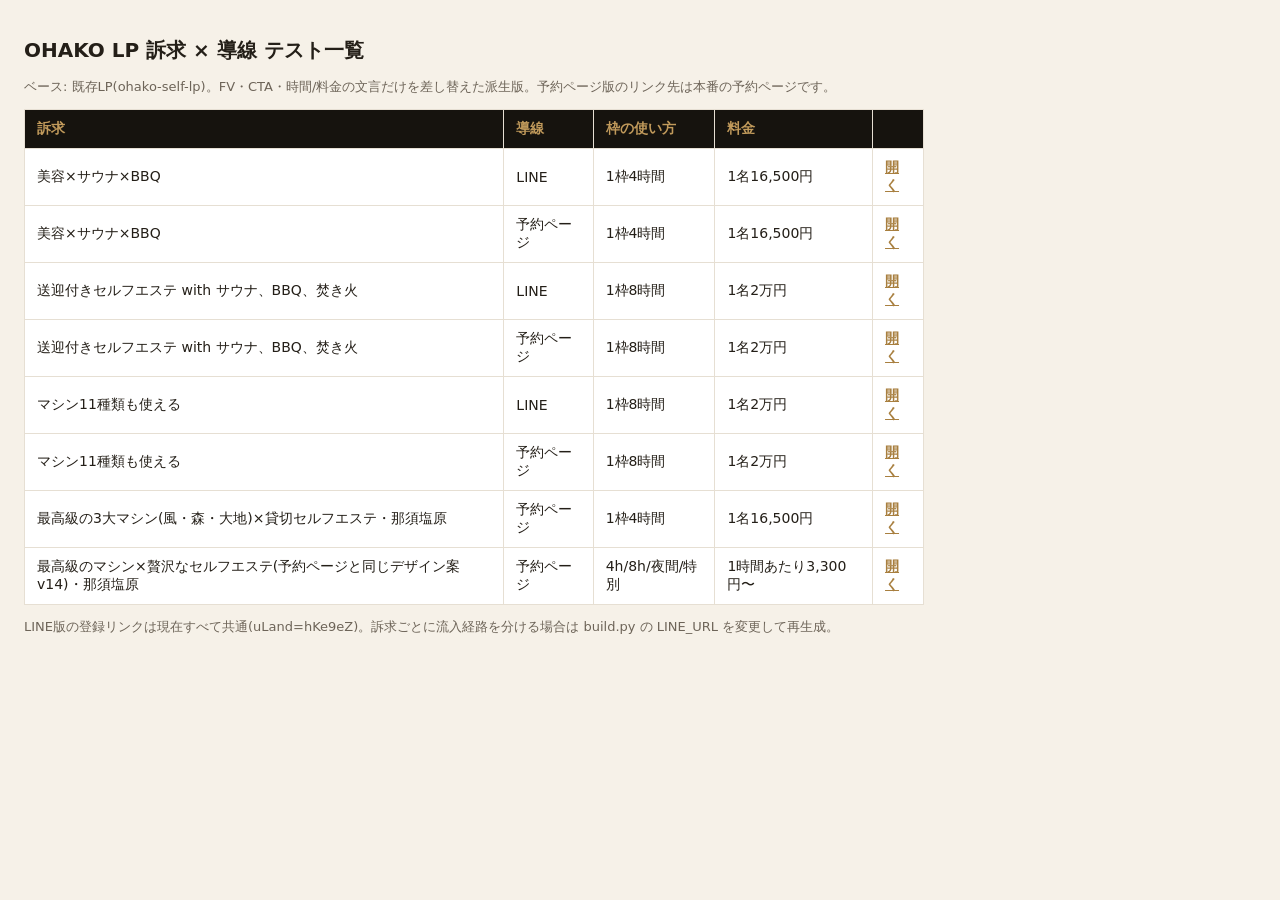
<file: index.html>
<!DOCTYPE html>
<html lang="ja"><head><meta charset="UTF-8"><meta name="viewport" content="width=device-width, initial-scale=1.0">
<title>OHAKO LP 訴求×導線テスト 一覧</title><meta name="robots" content="noindex, nofollow">
<style>body{font-family:system-ui,sans-serif;background:#f6f1e8;color:#241f18;margin:0;padding:24px}h1{font-size:20px}table{border-collapse:collapse;background:#fff;width:100%;max-width:900px}th,td{border:1px solid #e6dfd3;padding:10px 12px;text-align:left;font-size:14px}th{background:#16130e;color:#c19a5b}a{color:#a87f3f;font-weight:700}p{font-size:13px;color:#6d6458}</style></head>
<body><h1>OHAKO LP 訴求 × 導線 テスト一覧</h1>
<p>ベース: 既存LP(ohako-self-lp)。FV・CTA・時間/料金の文言だけを差し替えた派生版。予約ページ版のリンク先は本番の予約ページです。</p>
<table><thead><tr><th>訴求</th><th>導線</th><th>枠の使い方</th><th>料金</th><th></th></tr></thead><tbody>
      <tr><td>美容×サウナ×BBQ</td><td>LINE</td><td>1枠4時間</td><td>1名16,500円</td><td><a href="beauty-line/">開く</a></td></tr>
      <tr><td>美容×サウナ×BBQ</td><td>予約ページ</td><td>1枠4時間</td><td>1名16,500円</td><td><a href="beauty-book/">開く</a></td></tr>
      <tr><td>送迎付きセルフエステ with サウナ、BBQ、焚き火</td><td>LINE</td><td>1枠8時間</td><td>1名2万円</td><td><a href="oneday-line/">開く</a></td></tr>
      <tr><td>送迎付きセルフエステ with サウナ、BBQ、焚き火</td><td>予約ページ</td><td>1枠8時間</td><td>1名2万円</td><td><a href="oneday-book/">開く</a></td></tr>
      <tr><td>マシン11種類も使える</td><td>LINE</td><td>1枠8時間</td><td>1名2万円</td><td><a href="machines-line/">開く</a></td></tr>
      <tr><td>マシン11種類も使える</td><td>予約ページ</td><td>1枠8時間</td><td>1名2万円</td><td><a href="machines-book/">開く</a></td></tr>
      <tr><td>最高級の3大マシン(風・森・大地)×貸切セルフエステ・那須塩原</td><td>予約ページ</td><td>1枠4時間</td><td>1名16,500円</td><td><a href="big3-nasu-book/">開く</a></td></tr>
      <tr><td>最高級のマシン×贅沢なセルフエステ(予約ページと同じデザイン案v14)・那須塩原</td><td>予約ページ</td><td>4h/8h/夜間/特別</td><td>1時間あたり3,300円〜</td><td><a href="premium-book/">開く</a></td></tr>
</tbody></table>
<p>LINE版の登録リンクは現在すべて共通(uLand=hKe9eZ)。訴求ごとに流入経路を分ける場合は build.py の LINE_URL を変更して再生成。</p>
</body></html>
</file>
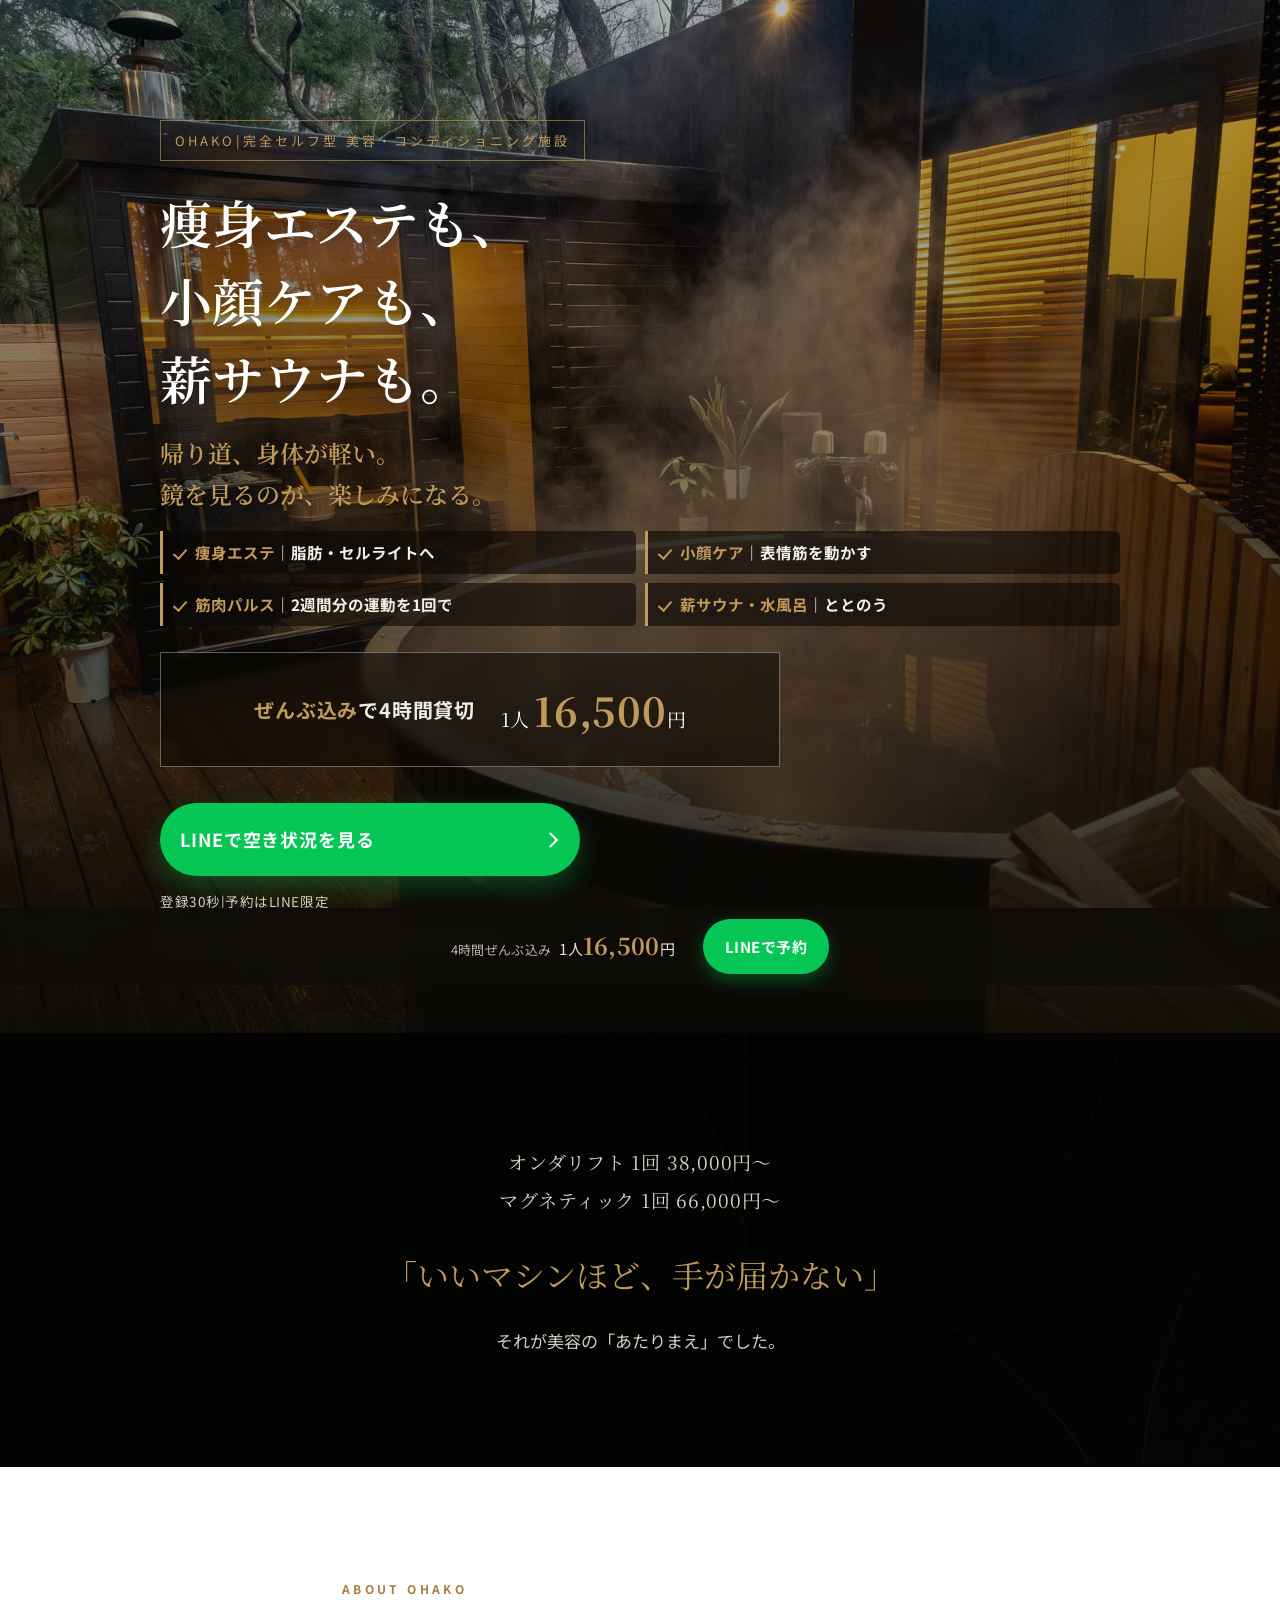
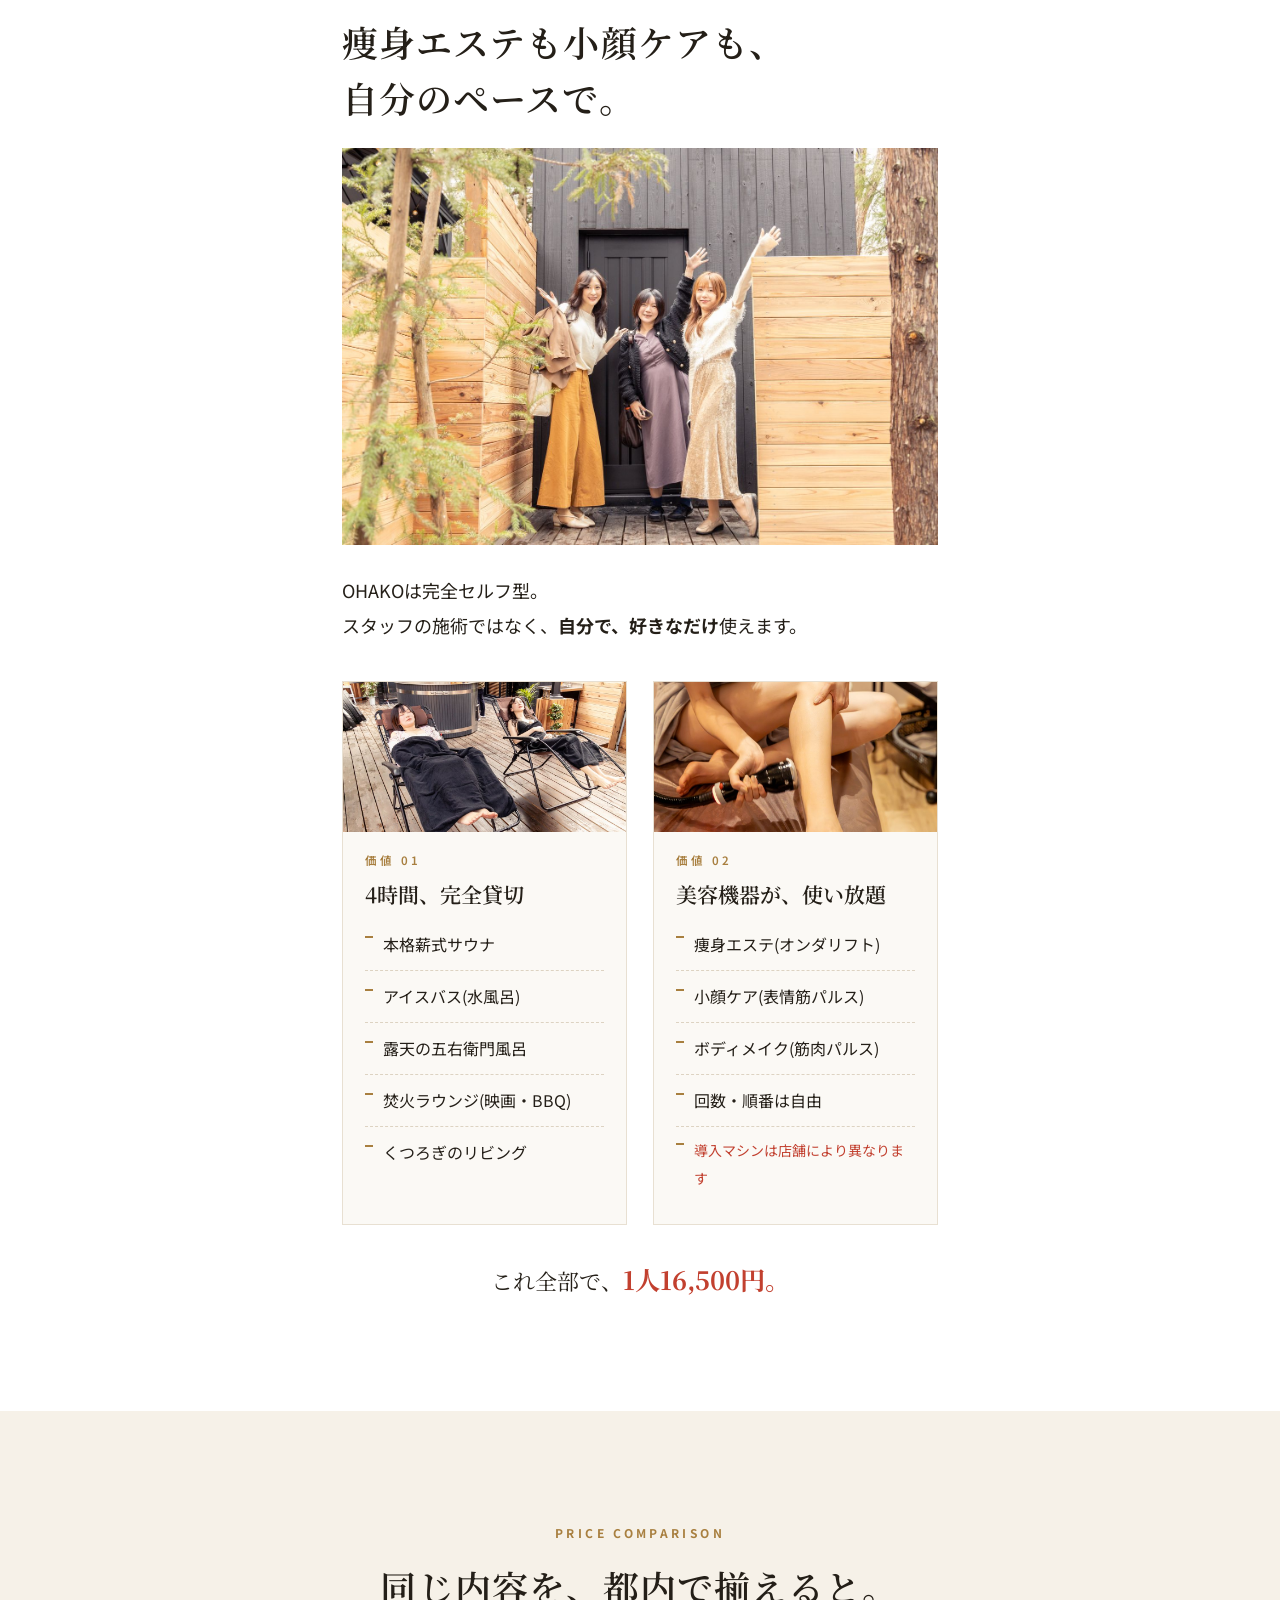
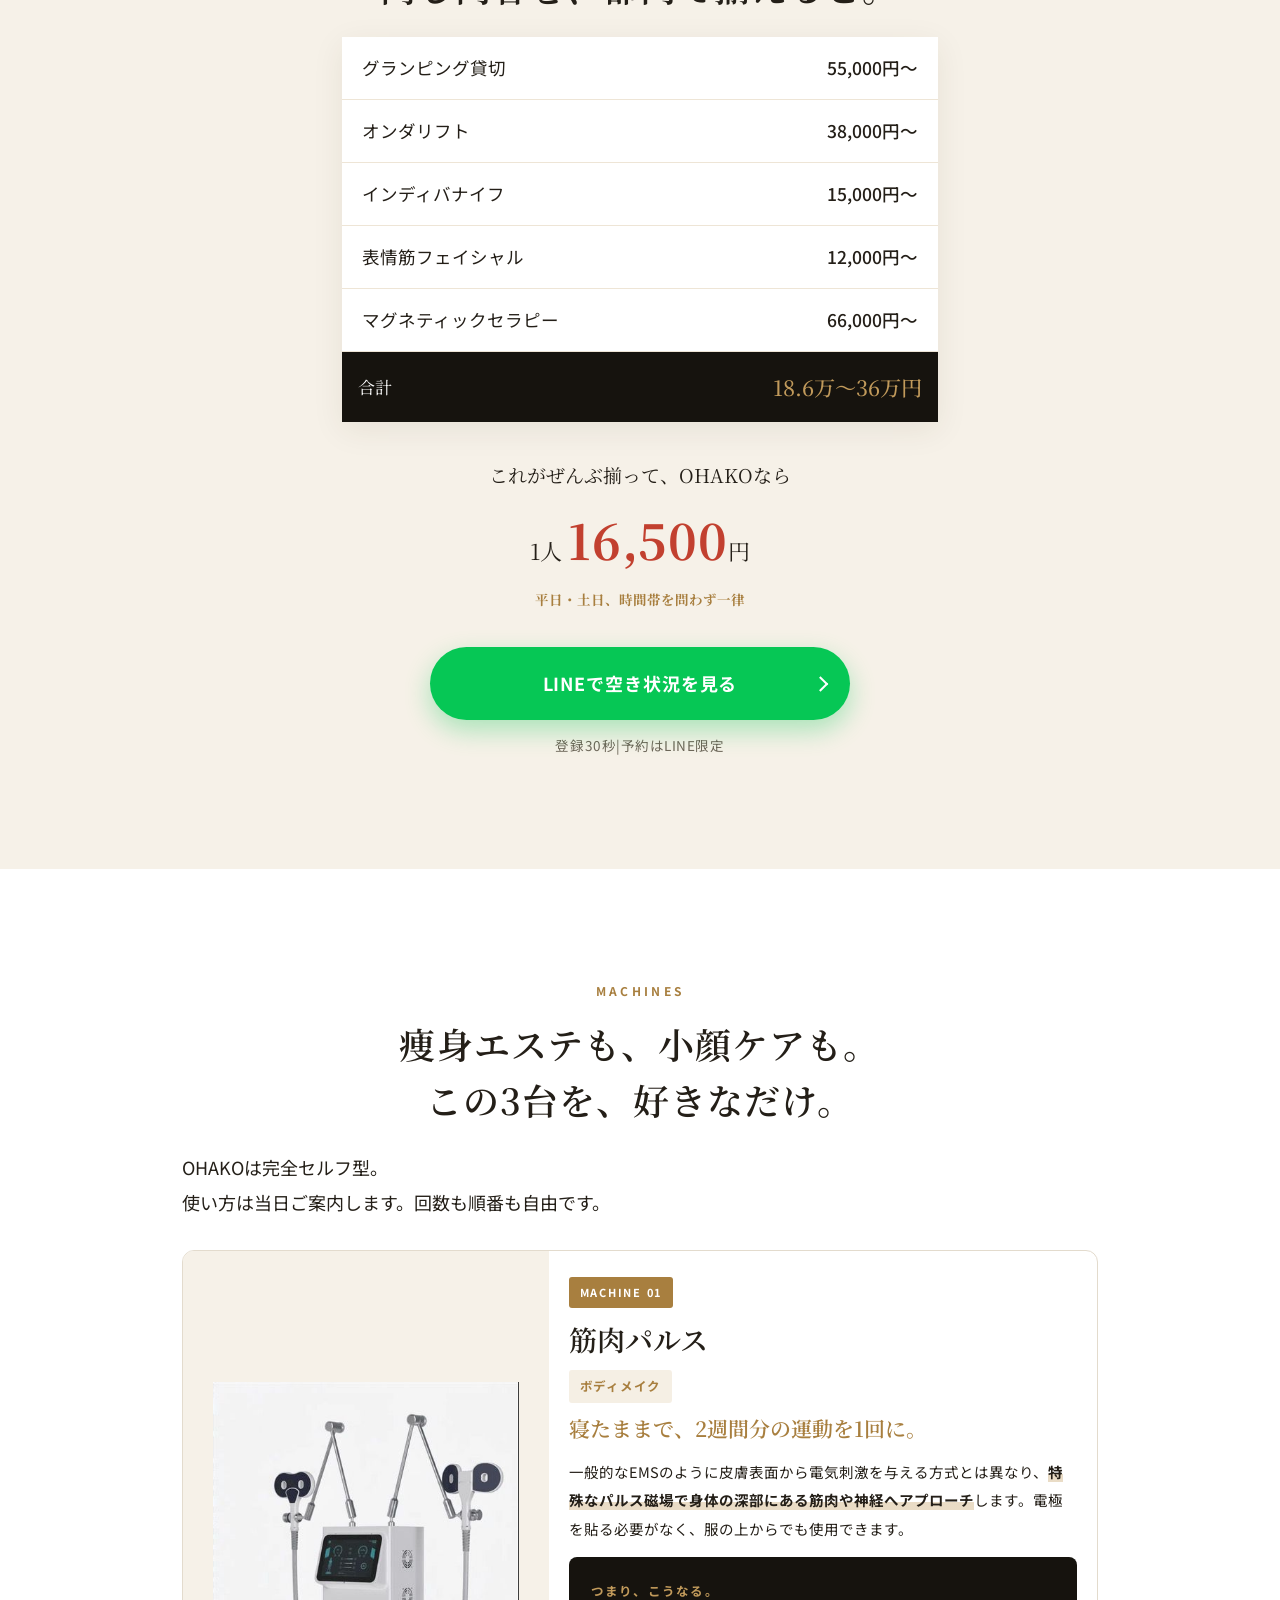
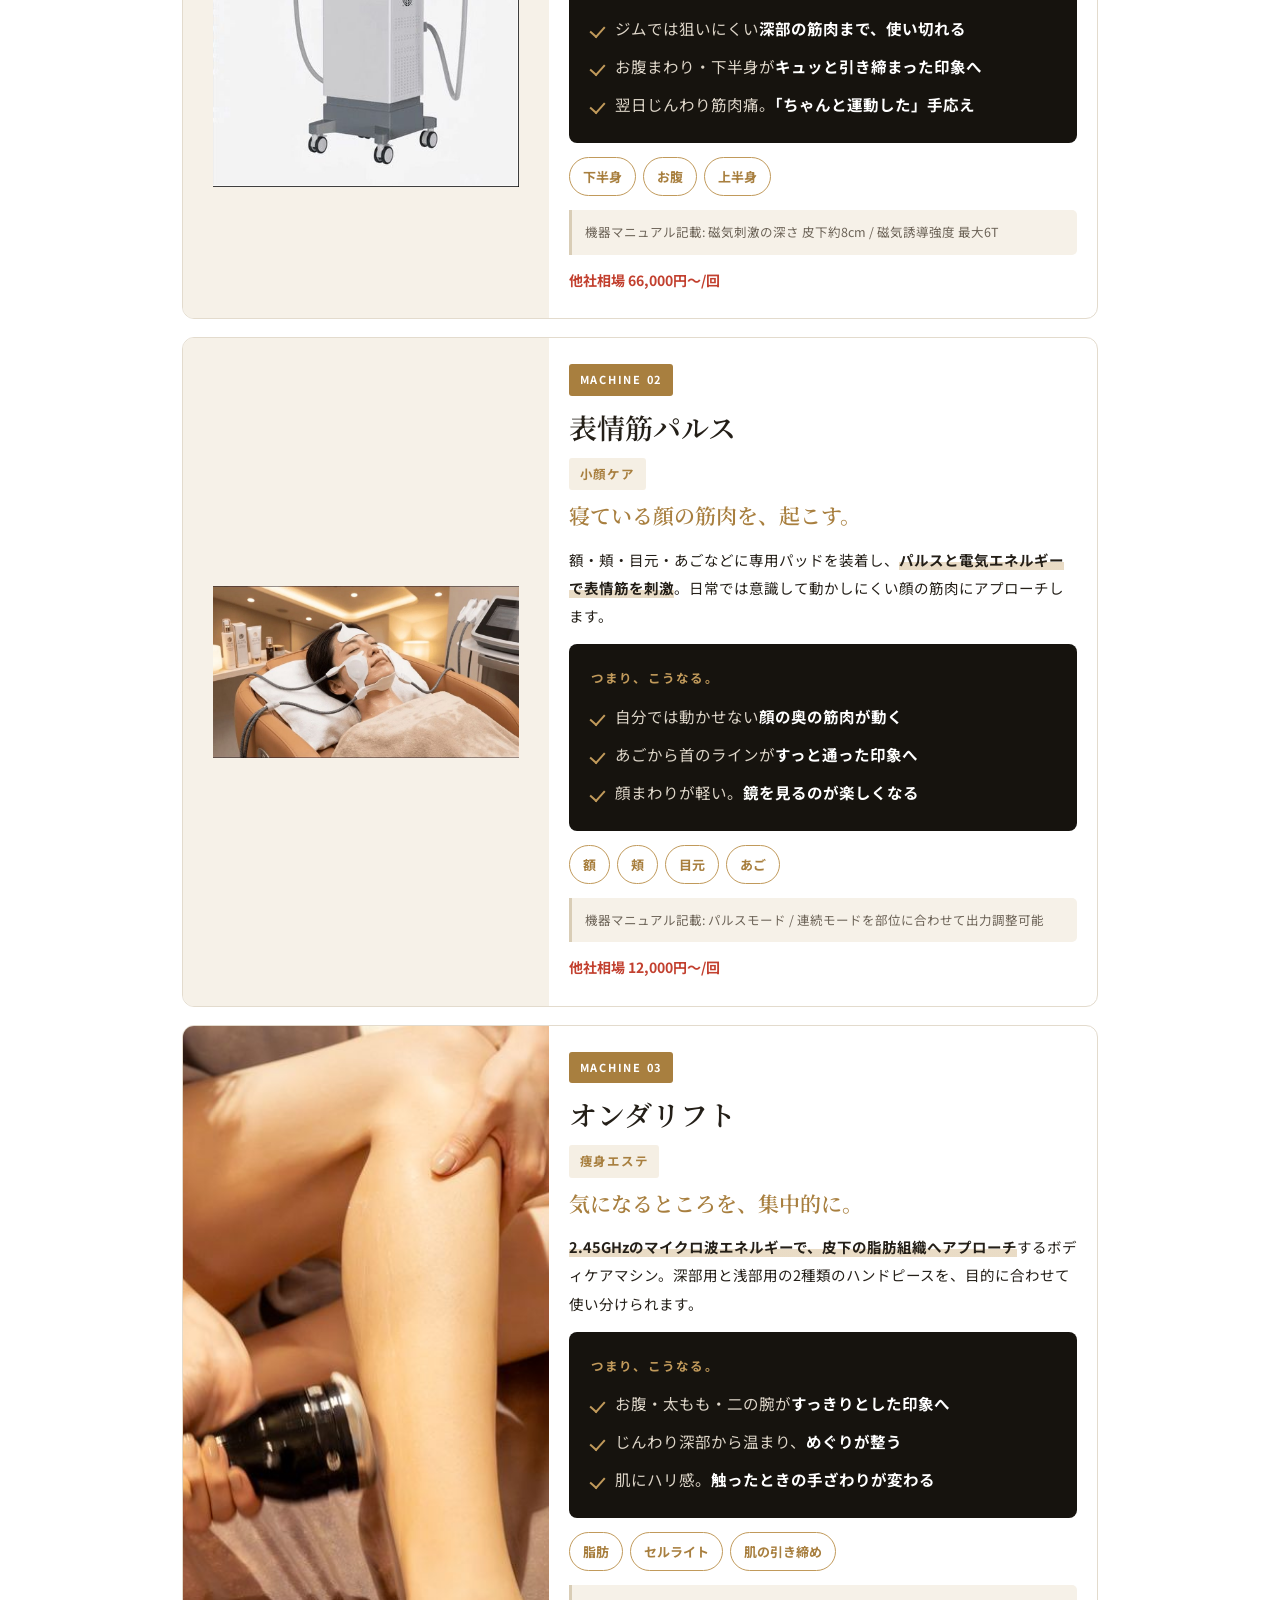
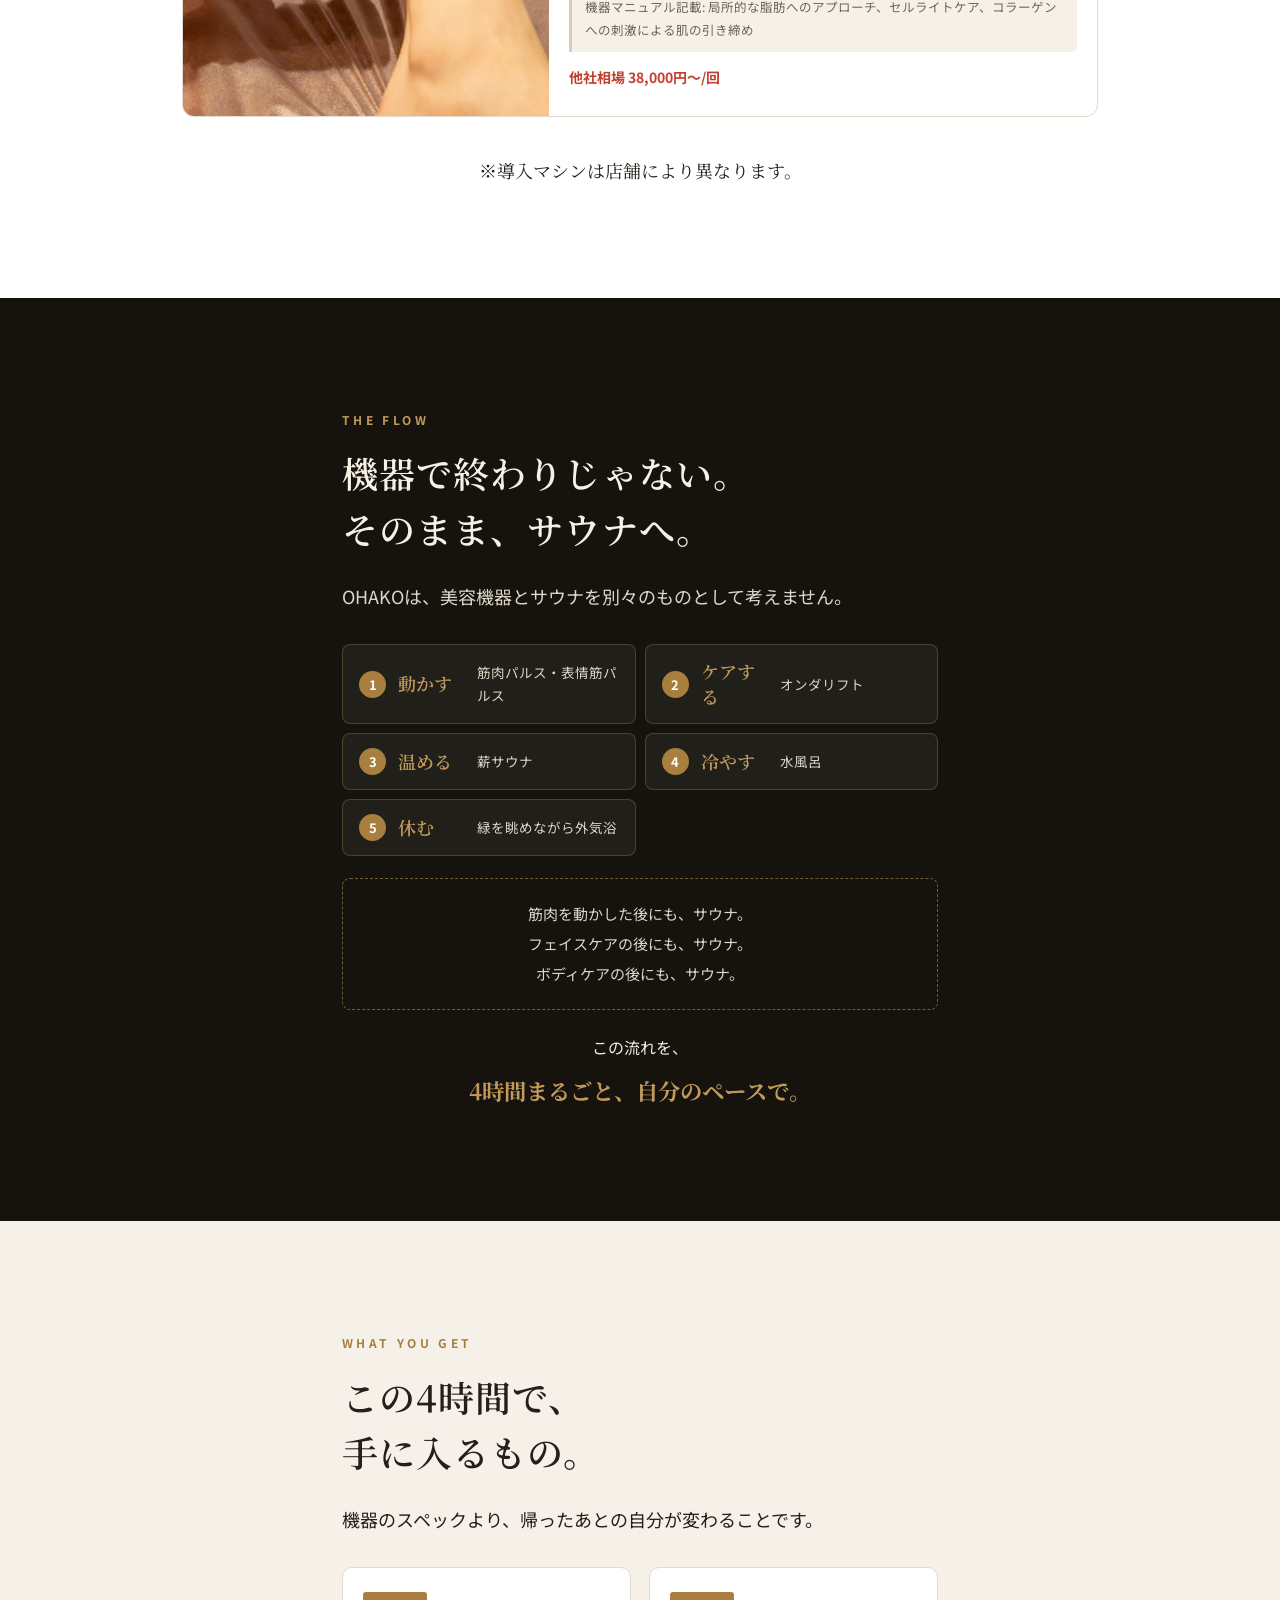
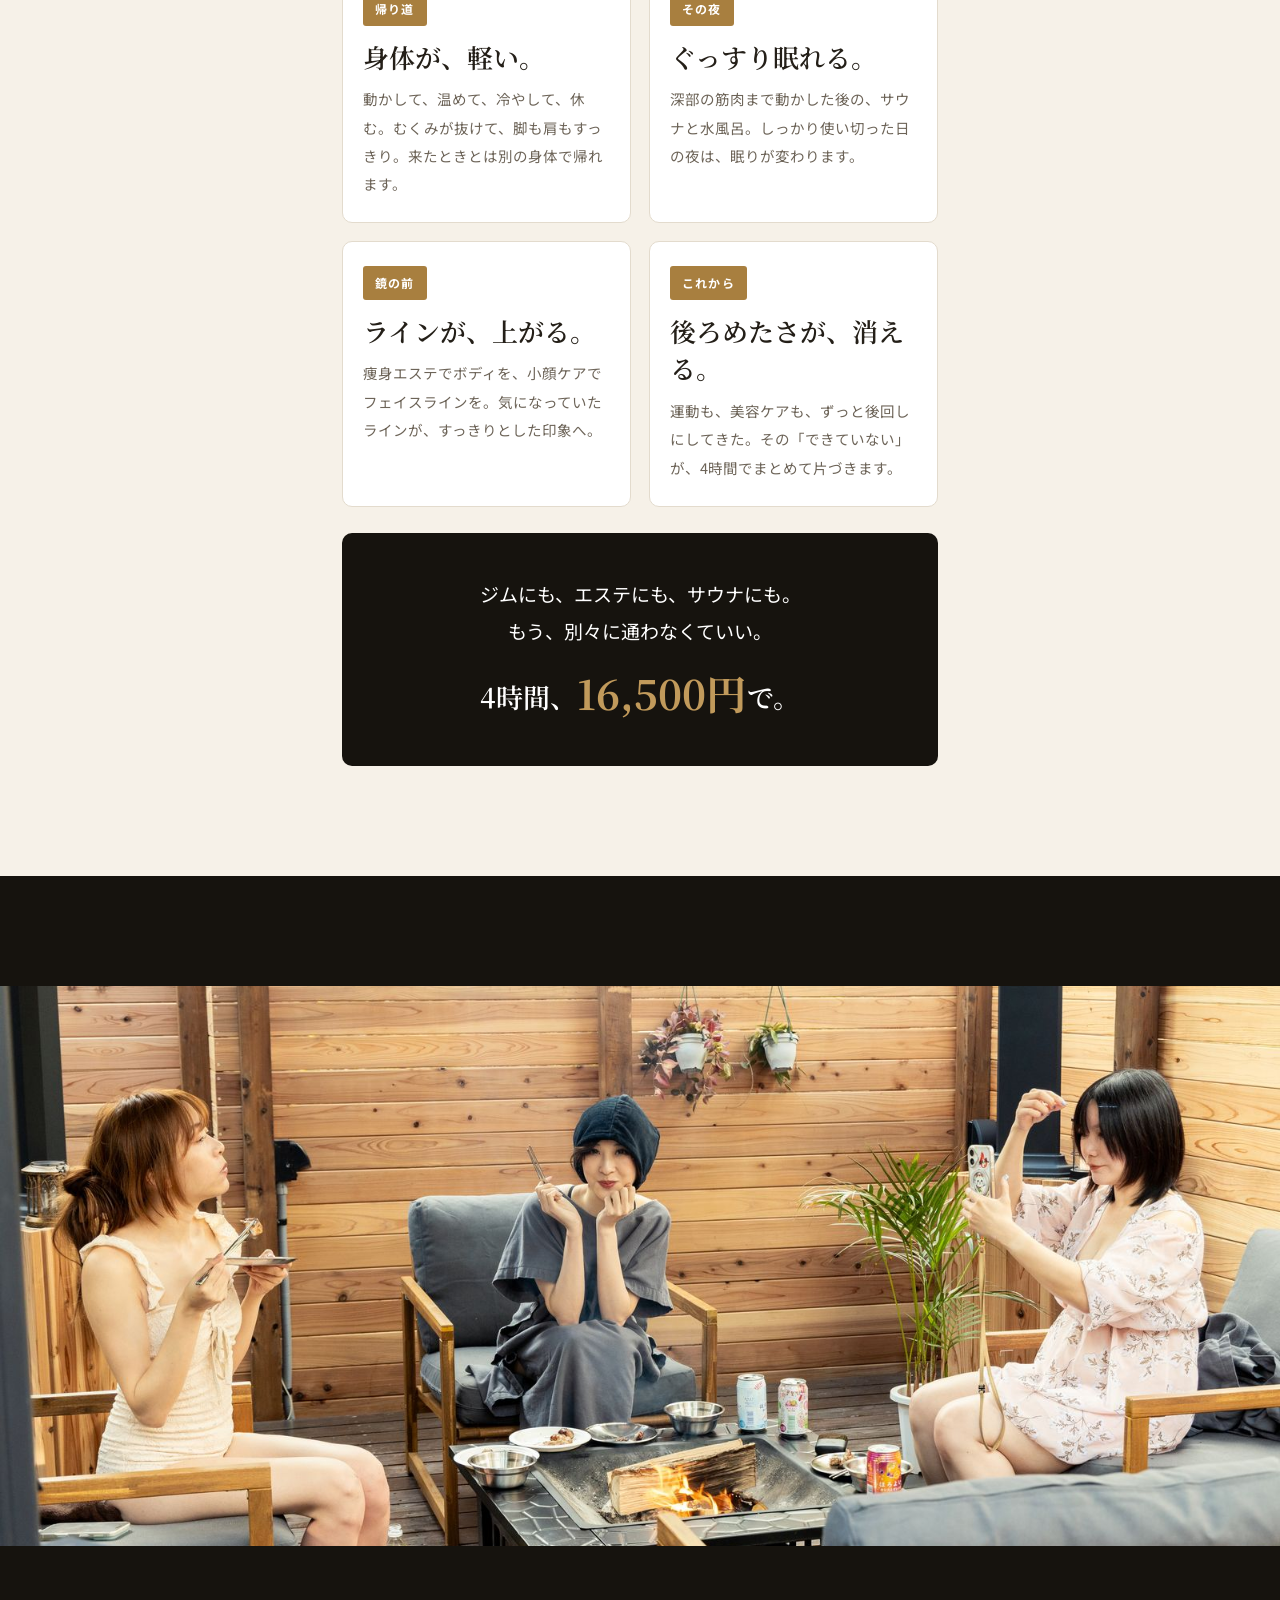
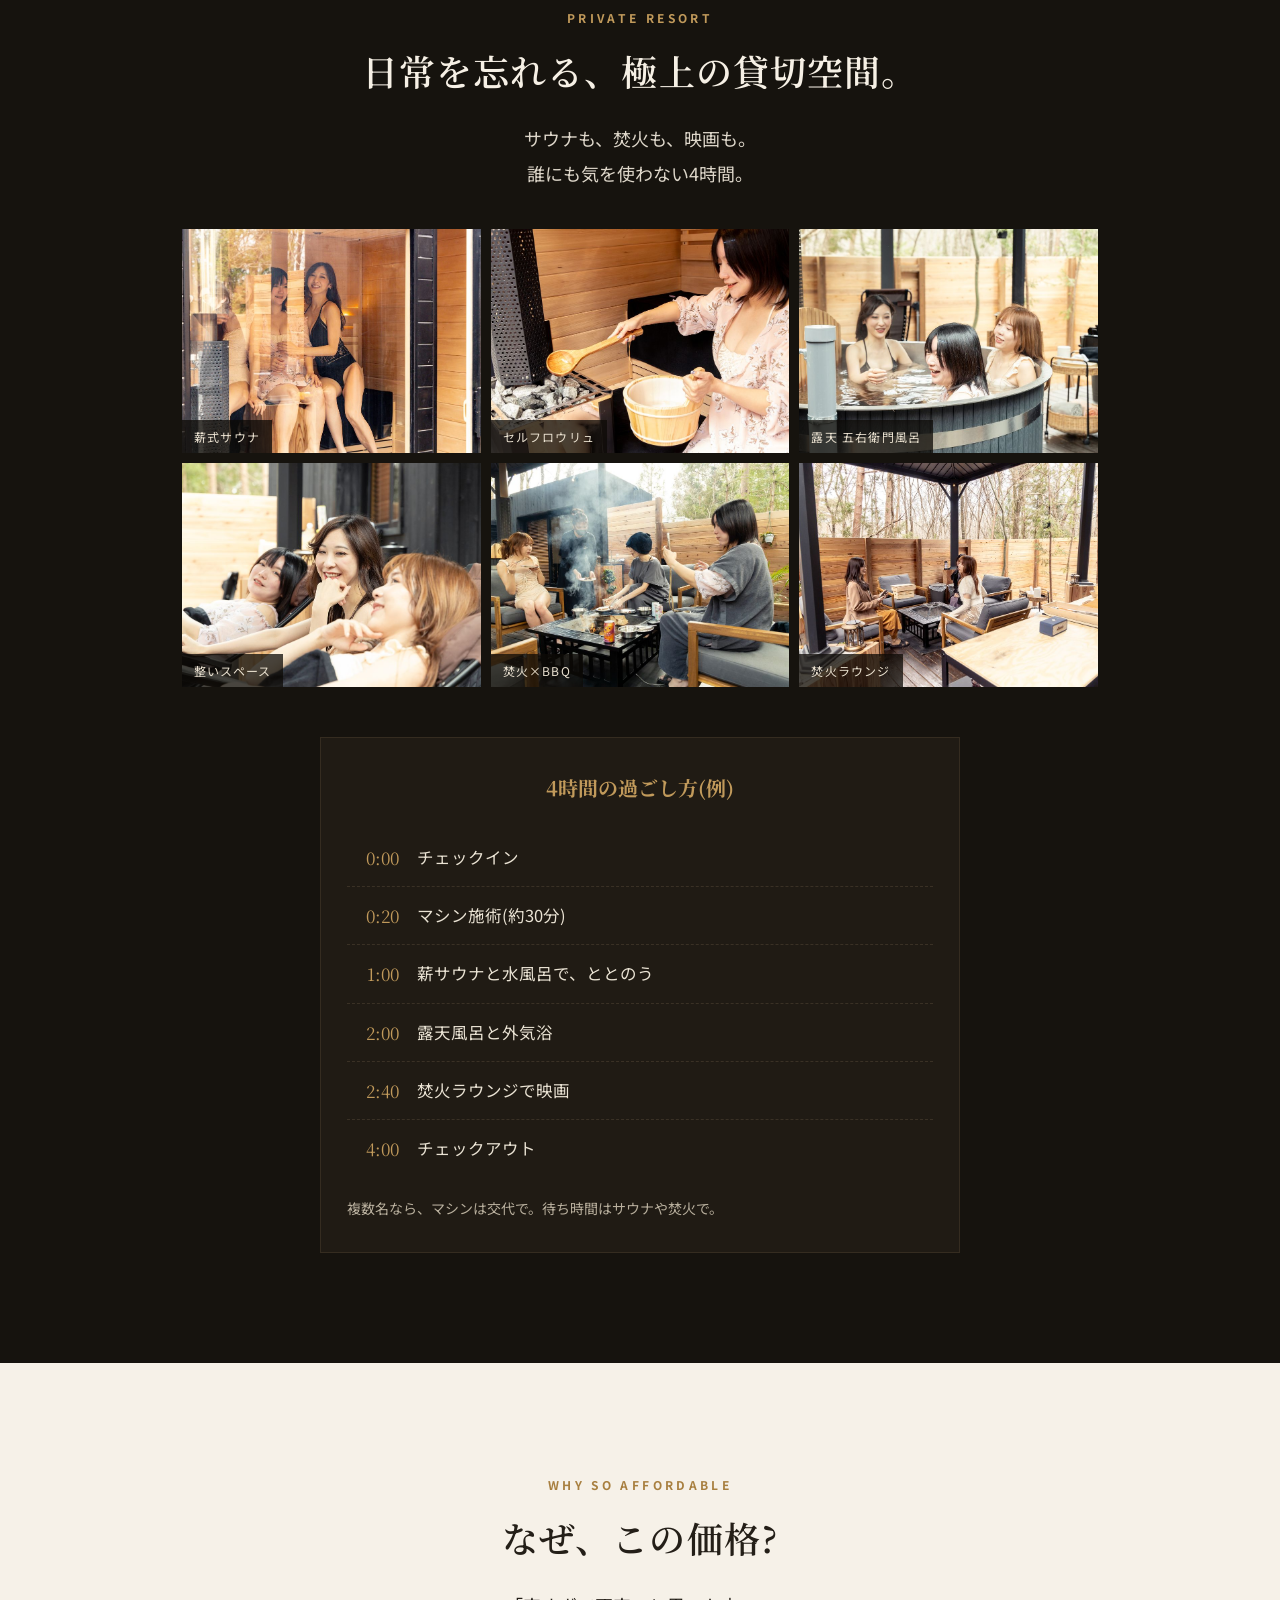
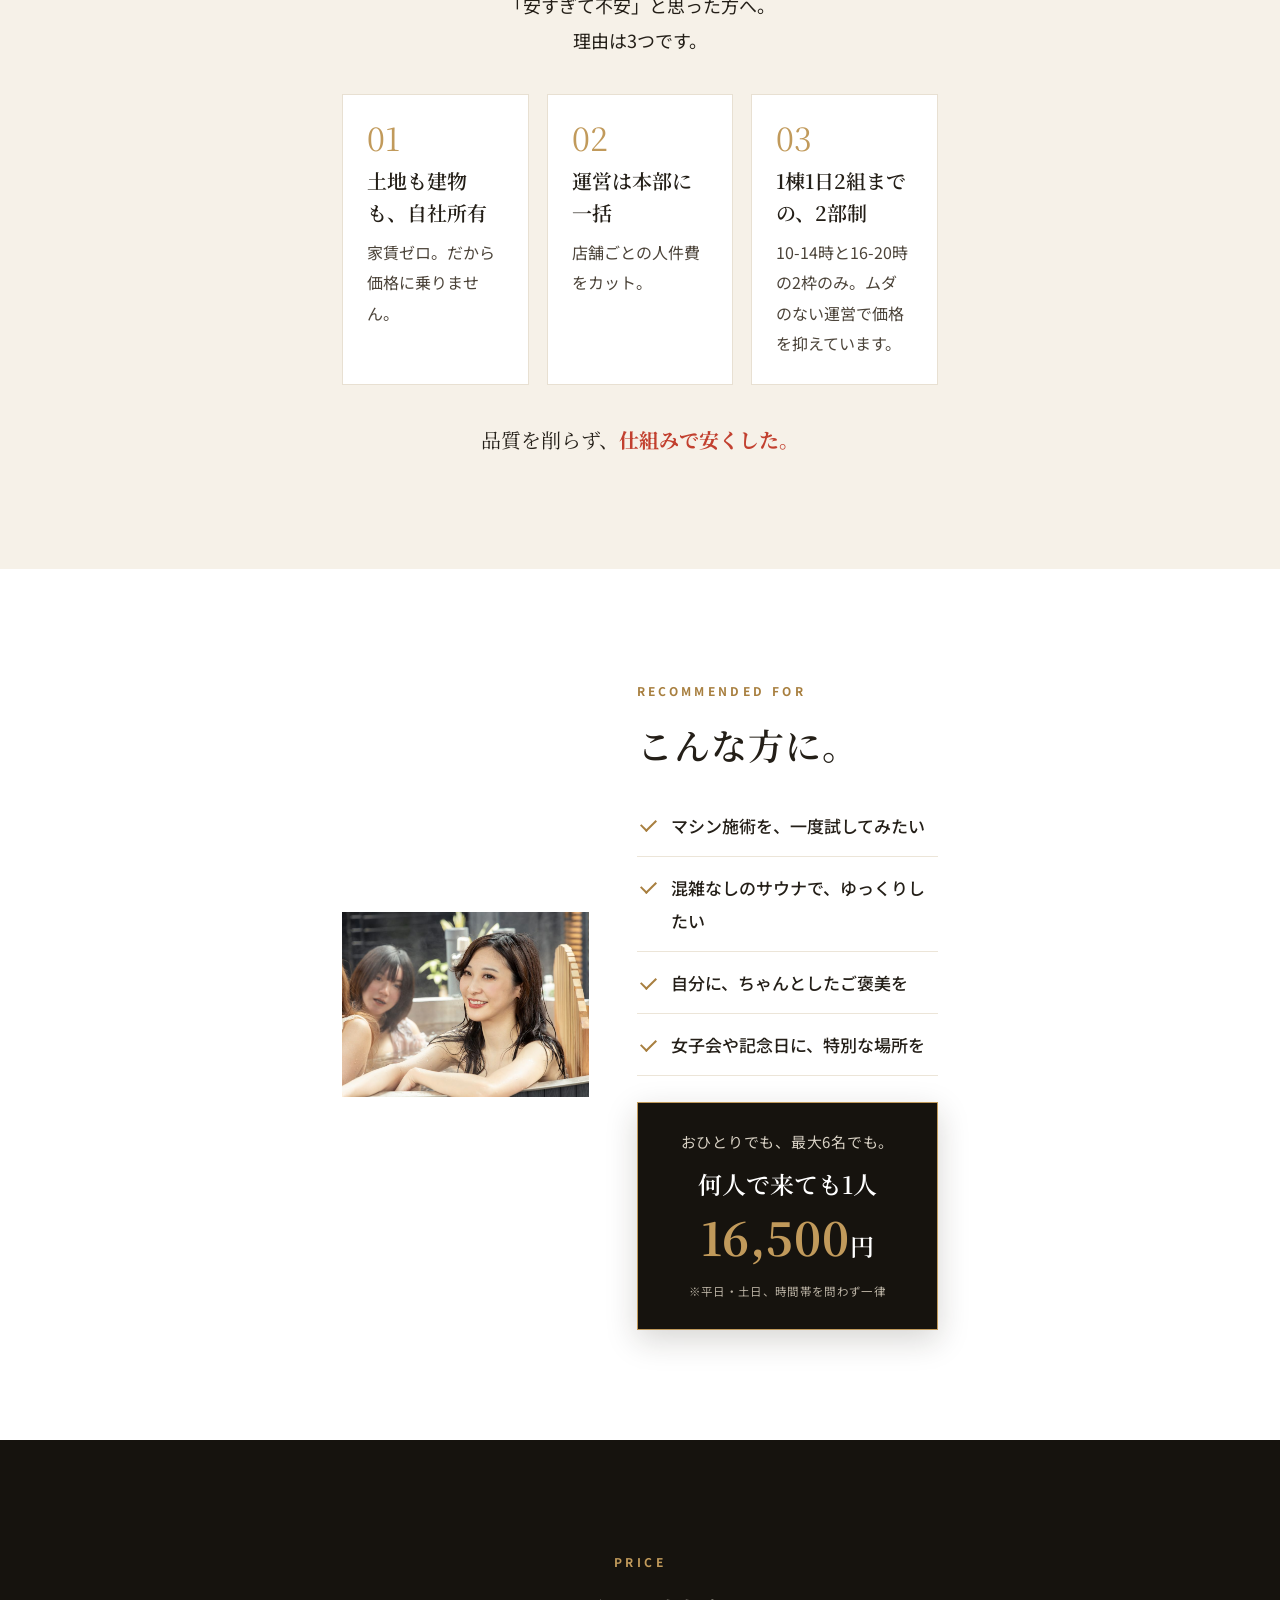
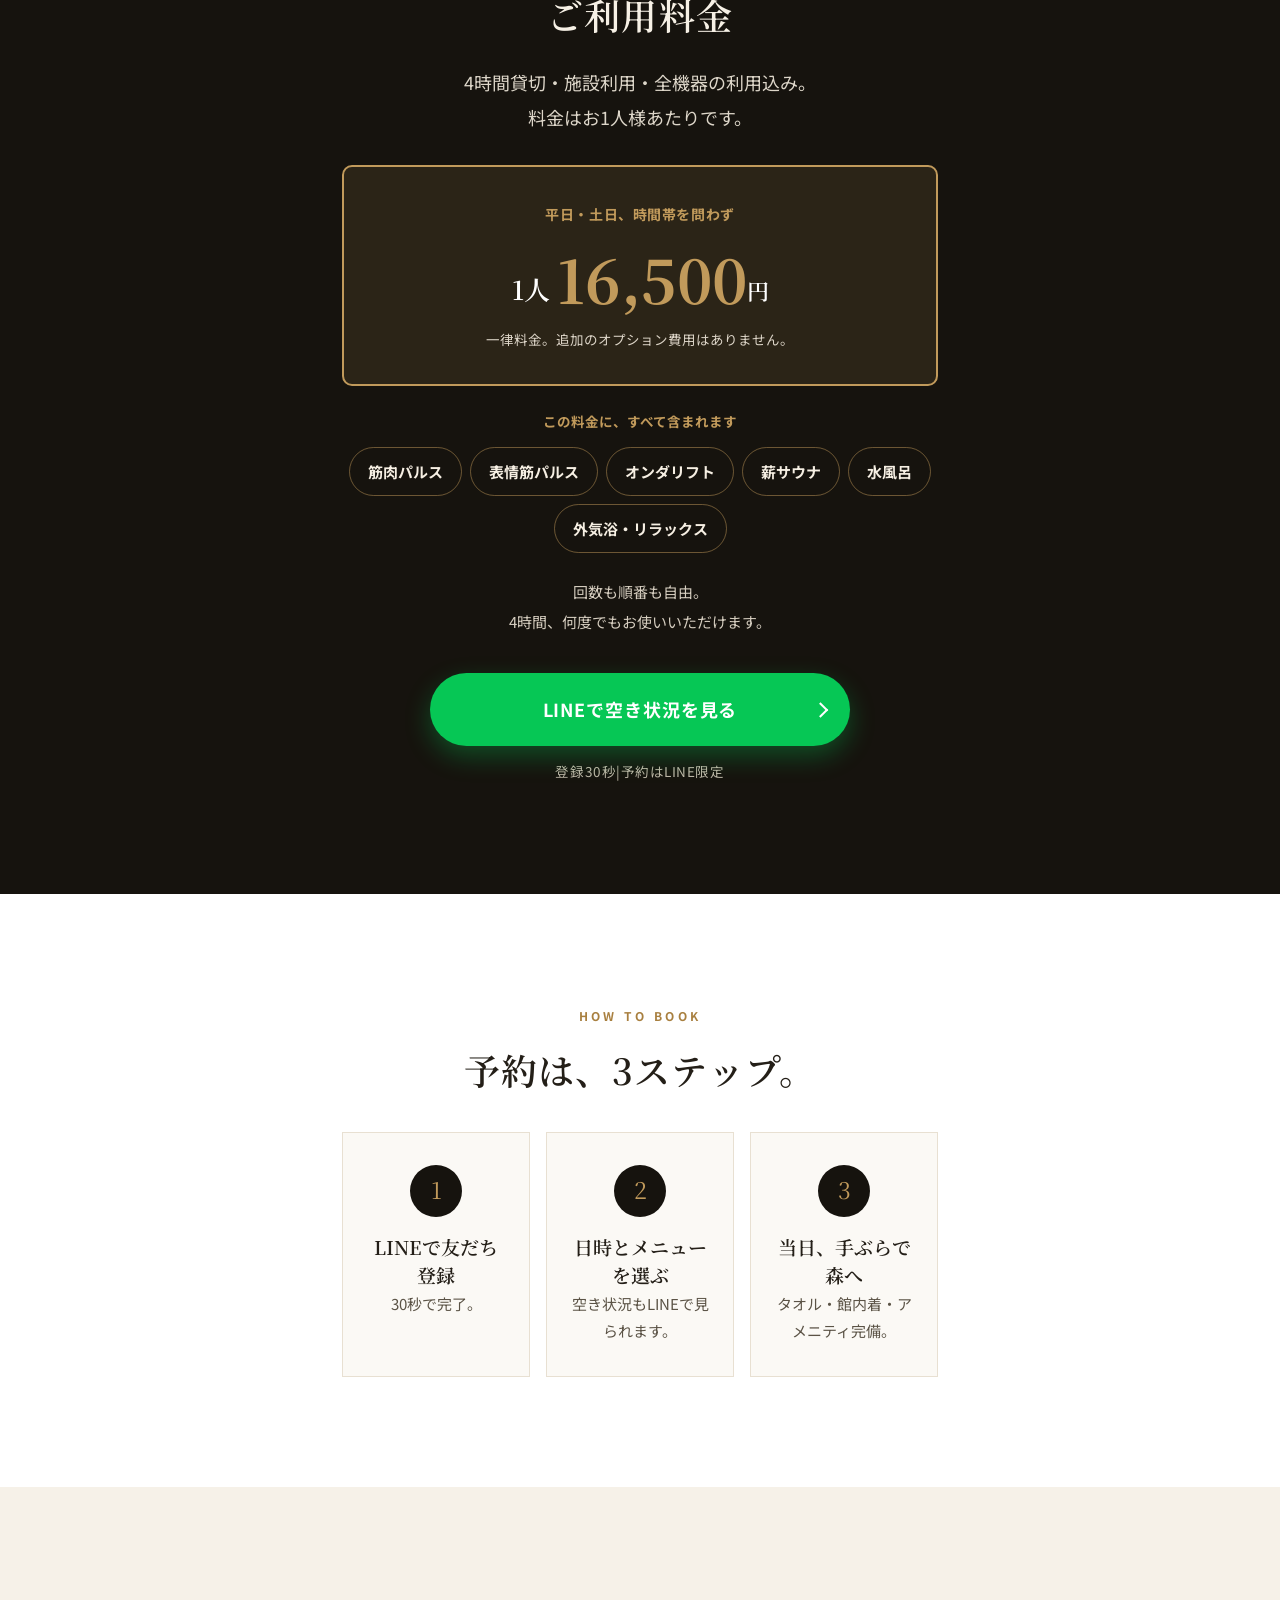
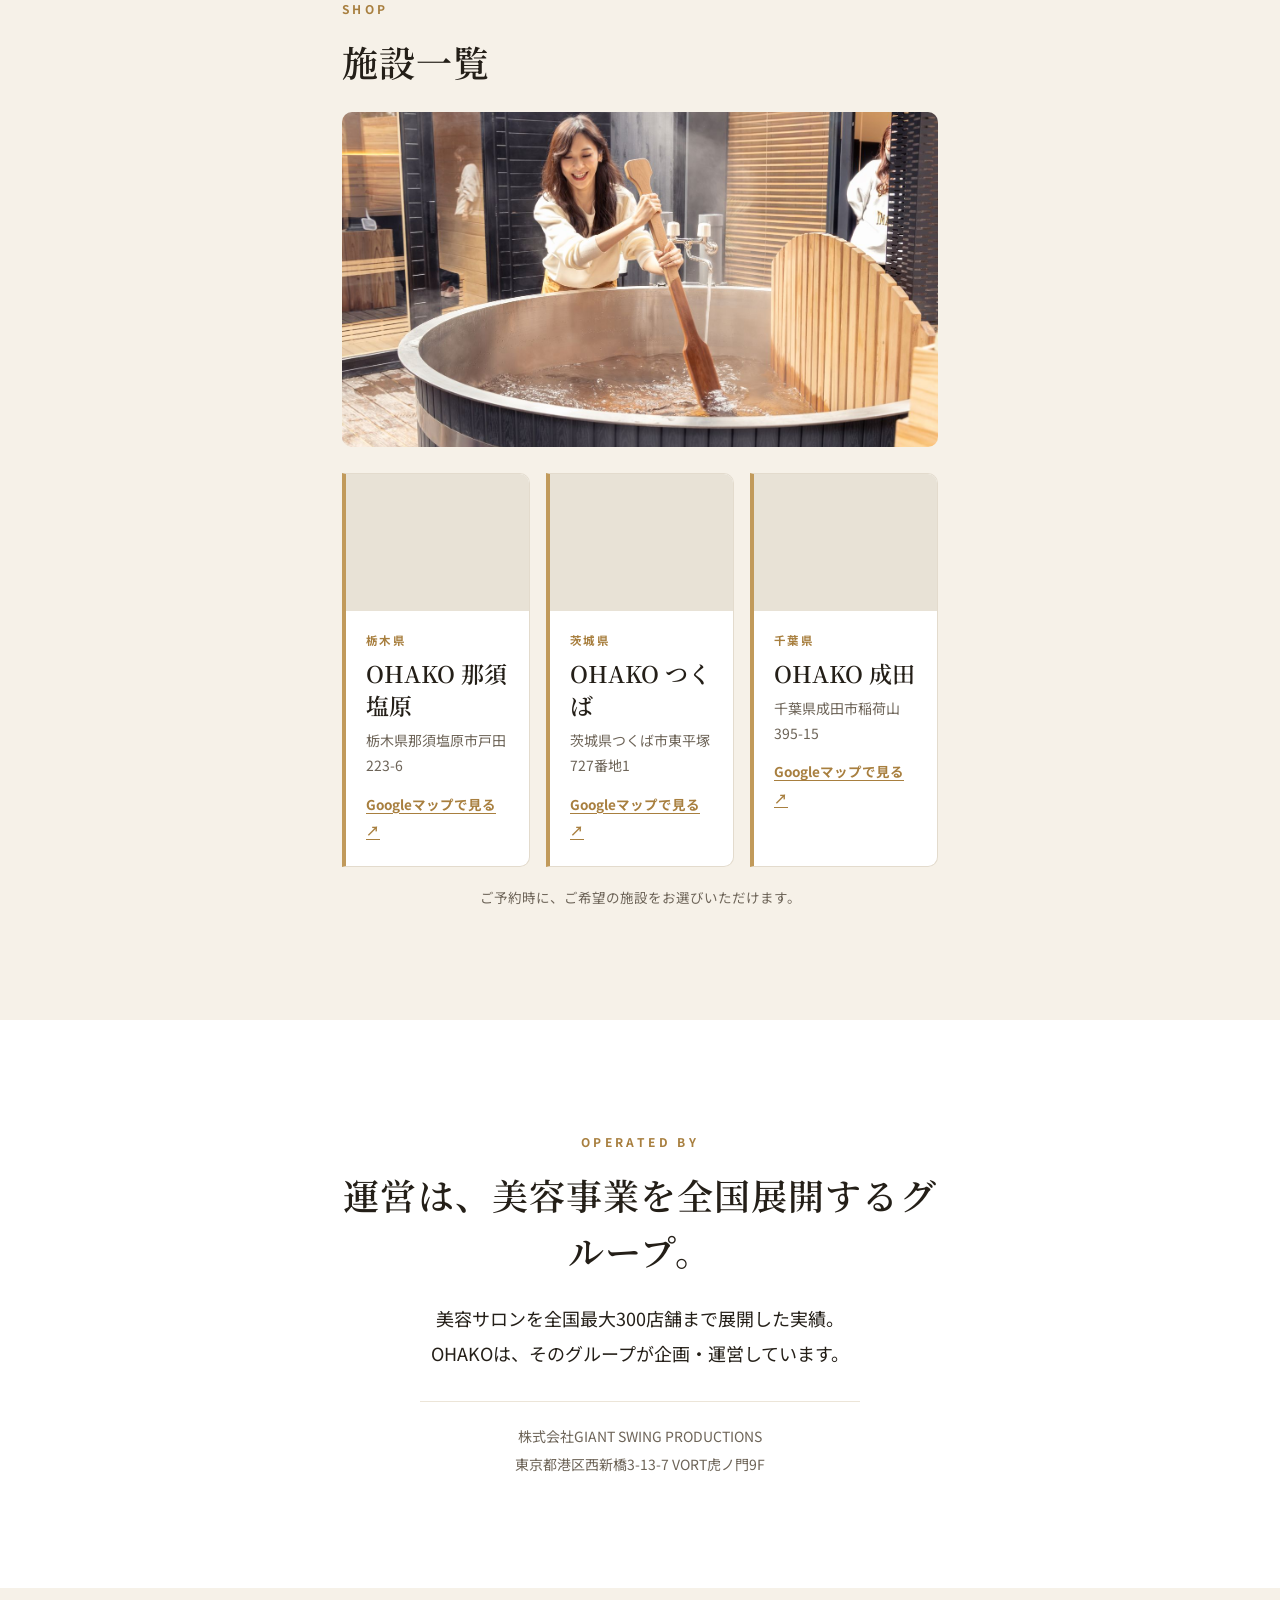
<file: base/index.html>
<!DOCTYPE html>
<html lang="ja">
<head>
<meta charset="UTF-8">
<!-- Google Tag Manager -->
<script>(function(w,d,s,l,i){w[l]=w[l]||[];w[l].push({'gtm.start':
new Date().getTime(),event:'gtm.js'});var f=d.getElementsByTagName(s)[0],
j=d.createElement(s),dl=l!='dataLayer'?'&l='+l:'';j.async=true;j.src=
'https://www.googletagmanager.com/gtm.js?id='+i+dl;f.parentNode.insertBefore(j,f);
})(window,document,'script','dataLayer','GTM-NTWC288X');</script>
<!-- End Google Tag Manager -->
<meta name="viewport" content="width=device-width, initial-scale=1.0">
<title>OHAKO|痩身も小顔もサウナも、4時間ぜんぶ込みで16,500円（那須塩原・つくば・成田）</title>
<meta name="description" content="2週間分の運動を1回で凝縮する筋肉パルス、脂肪・セルライトにアプローチするオンダリフト、表情筋を動かす小顔ケア。さらに薪サウナ・水風呂で効果を後押し。都内相場186,000円〜360,000円相当が、4時間ぜんぶ込みで1人16,500円。完全セルフ型。那須塩原・つくば・成田の3施設。予約はLINE限定。">
<!-- プレビュー公開用。本番配信時に削除を検討 -->
<meta name="robots" content="noindex, nofollow">
<link rel="preconnect" href="https://fonts.googleapis.com">
<link rel="preconnect" href="https://fonts.gstatic.com" crossorigin>
<link href="https://fonts.googleapis.com/css2?family=Noto+Sans+JP:wght@400;500;700&family=Noto+Serif+JP:wght@500;600;700&display=swap" rel="stylesheet">
<link rel="stylesheet" href="css/style.css">
</head>
<body>
<!-- Google Tag Manager (noscript) -->
<noscript><iframe src="https://www.googletagmanager.com/ns.html?id=GTM-NTWC288X"
height="0" width="0" style="display:none;visibility:hidden"></iframe></noscript>
<!-- End Google Tag Manager (noscript) -->

<!-- ============================================================
  LINE友だち追加リンク: セルフ型LP用の計測URL(2026-09-11 設定)
  https://s.lmes.jp/landing-qr/2008844403-6XdTkSMm?uLand=hKe9eZ (全CTA共通 / class="js-line")
  施設を追加する場合: Sec.11 の shop__list に <li class="shop"> を足す
============================================================= -->

<!-- Sec.1 ファーストビュー -->
<header class="fv">
  <div class="fv__bg">
    <img src="img/fv-goemon-dusk.jpg" alt="夕暮れのOHAKO。湯気の立つ露天五右衛門風呂とサウナ棟" class="fv__img">
  </div>
  <div class="fv__inner">
    <p class="fv__area">OHAKO|完全セルフ型 美容・コンディショニング施設</p>
    <h1 class="fv__catch">痩身エステも、<br>小顔ケアも、<br>薪サウナも。</h1>
    <p class="fv__benefit">帰り道、身体が軽い。<br>鏡を見るのが、楽しみになる。</p>
    <ul class="fv__gets">
      <li><em>痩身エステ</em>｜脂肪・セルライトへ</li>
      <li><em>小顔ケア</em>｜表情筋を動かす</li>
      <li><em>筋肉パルス</em>｜2週間分の運動を1回で</li>
      <li><em>薪サウナ・水風呂</em>｜ととのう</li>
    </ul>
    <div class="fv__badge">
      <span class="fv__badge-inc"><em>ぜんぶ込み</em>で4時間貸切</span>
      <span class="fv__badge-now">1人 <em>16,500</em>円</span>
    </div>
    <div class="cta">
      <a class="btn-line js-line" href="https://s.lmes.jp/landing-qr/2008844403-6XdTkSMm?uLand=hKe9eZ">LINEで空き状況を見る</a>
      <p class="cta__note">登録30秒|予約はLINE限定</p>
    </div>
    <p class="fv__small">料金はお1人様あたり・一律|1回のご予約で最大6名まで</p>
  </div>
</header>

<main>

<!-- Sec.2 共感(問題提起) -->
<section class="sec sec--dark empathy reveal">
  <div class="container">
    <p class="empathy__price">オンダリフト 1回 38,000円〜<br>マグネティック 1回 66,000円〜</p>
    <p class="empathy__voice">「いいマシンほど、<br class="sp">手が届かない」</p>
    <p class="empathy__body">それが美容の「あたりまえ」でした。</p>
  </div>
</section>

<!-- Sec.3 OHAKOとは(What is) -->
<section class="sec whatis reveal">
  <div class="container">
    <p class="sec__eyebrow">ABOUT OHAKO</p>
    <h2 class="sec__title">痩身エステも小顔ケアも、<br>自分のペースで。</h2>
    <figure class="whatis__photo">
      <img src="img/entrance-welcome.jpg" alt="森の中のOHAKO入口で手を振って出迎える3人の女性" loading="lazy">
    </figure>
    <p class="sec__body">OHAKOは完全セルフ型。<br>スタッフの施術ではなく、<strong>自分で、好きなだけ</strong>使えます。</p>

    <div class="value">
      <div class="value__card">
        <img src="img/sotokiyoku.jpg" alt="外気浴スペースのリクライナーでくつろぐ2人の女性" loading="lazy">
        <h3><span>価値 01</span>4時間、完全貸切</h3>
        <ul>
          <li>本格薪式サウナ</li>
          <li>アイスバス(水風呂)</li>
          <li>露天の五右衛門風呂</li>
          <li>焚火ラウンジ(映画・BBQ)</li>
          <li>くつろぎのリビング</li>
        </ul>
      </div>
      <div class="value__card">
        <img src="img/treatment-self.jpg" alt="美容マシンでボディケアをする女性" loading="lazy">
        <h3><span>価値 02</span>美容機器が、使い放題</h3>
        <ul>
          <li>痩身エステ(オンダリフト)</li>
          <li>小顔ケア(表情筋パルス)</li>
          <li>ボディメイク(筋肉パルス)</li>
          <li>回数・順番は自由</li>
          <li class="value__note">導入マシンは店舗により異なります</li>
        </ul>
      </div>
    </div>
    <p class="whatis__punch">これ全部で、<strong>1人16,500円。</strong></p>
  </div>
</section>

<!-- Sec.4 証拠①: 相場比較 -->
<section class="sec sec--cream compare reveal">
  <div class="container">
    <p class="sec__eyebrow">PRICE COMPARISON</p>
    <h2 class="sec__title">同じ内容を、<br class="sp">都内で揃えると。</h2>
    <table class="compare__table">
      <tbody>
        <tr><td>グランピング貸切</td><td>55,000円〜</td></tr>
        <tr><td>オンダリフト</td><td>38,000円〜</td></tr>
        <tr><td>インディバナイフ</td><td>15,000円〜</td></tr>
        <tr><td>表情筋フェイシャル</td><td>12,000円〜</td></tr>
        <tr><td>マグネティックセラピー</td><td>66,000円〜</td></tr>
      </tbody>
      <tfoot>
        <tr><td>合計</td><td><em>18.6万〜36万円</em></td></tr>
      </tfoot>
    </table>
    <div class="compare__answer">
      <p>これがぜんぶ揃って、OHAKOなら</p>
      <p class="compare__price">1人 <em>16,500</em>円</p>
      <p class="compare__flat">平日・土日、時間帯を問わず一律</p>
    </div>
    <div class="cta">
      <a class="btn-line js-line" href="https://s.lmes.jp/landing-qr/2008844403-6XdTkSMm?uLand=hKe9eZ">LINEで空き状況を見る</a>
      <p class="cta__note">登録30秒|予約はLINE限定</p>
    </div>
  </div>
</section>

<!-- Sec.5 証拠②: 導入機器（完全セルフ型・具体内容） -->
<section class="sec machines reveal">
  <div class="container">
    <p class="sec__eyebrow">MACHINES</p>
    <h2 class="sec__title">痩身エステも、小顔ケアも。<br>この3台を、好きなだけ。</h2>
    <p class="sec__body">OHAKOは完全セルフ型。<br>使い方は当日ご案内します。回数も順番も自由です。</p>

    <article class="mc">
      <div class="mc__photo"><img src="img/machine-magnetic.jpg" alt="筋肉パルス機器の本体" loading="lazy" width="436" height="579"></div>
      <div class="mc__body">
        <p class="mc__tag">MACHINE 01</p>
        <h3 class="mc__name">筋肉パルス</h3>
        <p class="mc__sub">ボディメイク</p>
        <p class="mc__catch">寝たままで、2週間分の運動を1回に。</p>
        <p class="mc__desc">一般的なEMSのように皮膚表面から電気刺激を与える方式とは異なり、<strong>特殊なパルス磁場で身体の深部にある筋肉や神経へアプローチ</strong>します。電極を貼る必要がなく、服の上からでも使用できます。</p>

        <div class="mc__result">
          <p class="mc__result-ttl">つまり、こうなる。</p>
          <ul>
            <li>ジムでは狙いにくい<strong>深部の筋肉まで、使い切れる</strong></li>
            <li>お腹まわり・下半身が<strong>キュッと引き締まった印象へ</strong></li>
            <li>翌日じんわり筋肉痛。<strong>「ちゃんと運動した」手応え</strong></li>
          </ul>
        </div>

        <ul class="mc__parts"><li>下半身</li><li>お腹</li><li>上半身</li></ul>
        <p class="mc__spec">機器マニュアル記載: 磁気刺激の深さ 皮下約8cm / 磁気誘導強度 最大6T</p>
        <p class="mc__market">他社相場 66,000円〜/回</p>
      </div>
    </article>

    <article class="mc">
      <div class="mc__photo"><img src="img/machine-facial.jpg" alt="表情筋パルスのフェイスケアマシン" loading="lazy" width="898" height="504"></div>
      <div class="mc__body">
        <p class="mc__tag">MACHINE 02</p>
        <h3 class="mc__name">表情筋パルス</h3>
        <p class="mc__sub">小顔ケア</p>
        <p class="mc__catch">寝ている顔の筋肉を、起こす。</p>
        <p class="mc__desc">額・頬・目元・あごなどに専用パッドを装着し、<strong>パルスと電気エネルギーで表情筋を刺激</strong>。日常では意識して動かしにくい顔の筋肉にアプローチします。</p>

        <div class="mc__result">
          <p class="mc__result-ttl">つまり、こうなる。</p>
          <ul>
            <li>自分では動かせない<strong>顔の奥の筋肉が動く</strong></li>
            <li>あごから首のラインが<strong>すっと通った印象へ</strong></li>
            <li>顔まわりが軽い。<strong>鏡を見るのが楽しくなる</strong></li>
          </ul>
        </div>

        <ul class="mc__parts"><li>額</li><li>頬</li><li>目元</li><li>あご</li></ul>
        <p class="mc__spec">機器マニュアル記載: パルスモード / 連続モードを部位に合わせて出力調整可能</p>
        <p class="mc__market">他社相場 12,000円〜/回</p>
      </div>
    </article>

    <article class="mc">
      <div class="mc__photo"><img src="img/treatment-self.jpg" alt="オンダリフトのハンドピースを自分で脚に当てている様子" loading="lazy" width="1000" height="667"></div>
      <div class="mc__body">
        <p class="mc__tag">MACHINE 03</p>
        <h3 class="mc__name">オンダリフト</h3>
        <p class="mc__sub">痩身エステ</p>
        <p class="mc__catch">気になるところを、集中的に。</p>
        <p class="mc__desc"><strong>2.45GHzのマイクロ波エネルギーで、皮下の脂肪組織へアプローチ</strong>するボディケアマシン。深部用と浅部用の2種類のハンドピースを、目的に合わせて使い分けられます。</p>

        <div class="mc__result">
          <p class="mc__result-ttl">つまり、こうなる。</p>
          <ul>
            <li>お腹・太もも・二の腕が<strong>すっきりとした印象へ</strong></li>
            <li>じんわり深部から温まり、<strong>めぐりが整う</strong></li>
            <li>肌にハリ感。<strong>触ったときの手ざわりが変わる</strong></li>
          </ul>
        </div>

        <ul class="mc__parts"><li>脂肪</li><li>セルライト</li><li>肌の引き締め</li></ul>
        <p class="mc__spec">機器マニュアル記載: 局所的な脂肪へのアプローチ、セルライトケア、コラーゲンへの刺激による肌の引き締め</p>
        <p class="mc__market">他社相場 38,000円〜/回</p>
      </div>
    </article>

    <p class="machines__closing">※導入マシンは店舗により異なります。</p>
  </div>
</section>

<!-- Sec.5.5 美容機器×サウナの流れ -->
<section class="sec sec--dark cycle reveal">
  <div class="container">
    <p class="sec__eyebrow sec__eyebrow--gold">THE FLOW</p>
    <h2 class="sec__title">機器で終わりじゃない。<br>そのまま、サウナへ。</h2>
    <p class="sec__body">OHAKOは、美容機器とサウナを別々のものとして考えません。</p>

    <ol class="cycle__list">
      <li><span class="cycle__no">1</span><span class="cycle__act">動かす</span><span class="cycle__how">筋肉パルス・表情筋パルス</span></li>
      <li><span class="cycle__no">2</span><span class="cycle__act">ケアする</span><span class="cycle__how">オンダリフト</span></li>
      <li><span class="cycle__no">3</span><span class="cycle__act">温める</span><span class="cycle__how">薪サウナ</span></li>
      <li><span class="cycle__no">4</span><span class="cycle__act">冷やす</span><span class="cycle__how">水風呂</span></li>
      <li><span class="cycle__no">5</span><span class="cycle__act">休む</span><span class="cycle__how">緑を眺めながら外気浴</span></li>
    </ol>

    <div class="cycle__repeat">
      <p>筋肉を動かした後にも、サウナ。</p>
      <p>フェイスケアの後にも、サウナ。</p>
      <p>ボディケアの後にも、サウナ。</p>
    </div>

    <p class="cycle__punch">この流れを、<strong>4時間まるごと、自分のペースで。</strong></p>
  </div>
</section>

<!-- Sec.5.6 何が手に入るのか -->
<section class="sec sec--cream gets reveal">
  <div class="container">
    <p class="sec__eyebrow">WHAT YOU GET</p>
    <h2 class="sec__title">この4時間で、<br>手に入るもの。</h2>
    <p class="sec__body">機器のスペックより、<br class="sp">帰ったあとの自分が変わることです。</p>

    <div class="gets__grid">
      <article class="get">
        <p class="get__when">帰り道</p>
        <h3 class="get__what">身体が、軽い。</h3>
        <p class="get__desc">動かして、温めて、冷やして、休む。むくみが抜けて、脚も肩もすっきり。来たときとは別の身体で帰れます。</p>
      </article>
      <article class="get">
        <p class="get__when">その夜</p>
        <h3 class="get__what">ぐっすり眠れる。</h3>
        <p class="get__desc">深部の筋肉まで動かした後の、サウナと水風呂。しっかり使い切った日の夜は、眠りが変わります。</p>
      </article>
      <article class="get">
        <p class="get__when">鏡の前</p>
        <h3 class="get__what">ラインが、上がる。</h3>
        <p class="get__desc">痩身エステでボディを、小顔ケアでフェイスラインを。気になっていたラインが、すっきりとした印象へ。</p>
      </article>
      <article class="get">
        <p class="get__when">これから</p>
        <h3 class="get__what">後ろめたさが、消える。</h3>
        <p class="get__desc">運動も、美容ケアも、ずっと後回しにしてきた。その「できていない」が、4時間でまとめて片づきます。</p>
      </article>
    </div>

    <div class="gets__punch">
      <p class="gets__punch-1">ジムにも、エステにも、サウナにも。<br>もう、別々に通わなくていい。</p>
      <p class="gets__punch-2">4時間、<em>16,500円</em>で。</p>
    </div>
  </div>
</section>

<!-- Sec.6 証拠③: 空間と4時間の過ごし方 -->
<section class="sec sec--dark space reveal">
  <div class="space__hero">
    <img src="img/lounge-group.jpg" alt="焚火テーブルを囲んで談笑する3人の女性" loading="lazy">
  </div>
  <div class="container">
    <p class="sec__eyebrow sec__eyebrow--gold">PRIVATE RESORT</p>
    <h2 class="sec__title">日常を忘れる、<br class="sp">極上の貸切空間。</h2>
    <p class="sec__body">サウナも、焚火も、映画も。<br>誰にも気を使わない4時間。</p>

    <div class="space__gallery">
      <figure><img src="img/gallery-sauna.jpg" alt="サウナ室でくつろぐ2人の女性" loading="lazy"><figcaption>薪式サウナ</figcaption></figure>
      <figure><img src="img/gallery-loyly.jpg" alt="サウナストーンに水をかけてロウリュする女性" loading="lazy"><figcaption>セルフロウリュ</figcaption></figure>
      <figure><img src="img/gallery-goemon.jpg" alt="露天の五右衛門風呂を楽しむ3人の女性" loading="lazy"><figcaption>露天 五右衛門風呂</figcaption></figure>
      <figure><img src="img/gallery-totonoi.jpg" alt="リクライナーで整う3人の女性" loading="lazy"><figcaption>整いスペース</figcaption></figure>
      <figure><img src="img/gallery-bbq.jpg" alt="焚火を囲んでBBQを楽しむ3人" loading="lazy"><figcaption>焚火×BBQ</figcaption></figure>
      <figure><img src="img/gallery-lounge.jpg" alt="薪ストーブのある焚火ラウンジ" loading="lazy"><figcaption>焚火ラウンジ</figcaption></figure>
    </div>

    <div class="timeline">
      <h3 class="timeline__title">4時間の過ごし方(例)</h3>
      <dl>
        <div><dt>0:00</dt><dd>チェックイン</dd></div>
        <div><dt>0:20</dt><dd>マシン施術(約30分)</dd></div>
        <div><dt>1:00</dt><dd>薪サウナと水風呂で、ととのう</dd></div>
        <div><dt>2:00</dt><dd>露天風呂と外気浴</dd></div>
        <div><dt>2:40</dt><dd>焚火ラウンジで映画</dd></div>
        <div><dt>4:00</dt><dd>チェックアウト</dd></div>
      </dl>
      <p class="timeline__note">複数名なら、マシンは交代で。待ち時間はサウナや焚火で。</p>
    </div>
  </div>
</section>

<!-- Sec.7 理由: なぜこの価格でできるのか -->
<section class="sec sec--cream reasons reveal">
  <div class="container">
    <p class="sec__eyebrow">WHY SO AFFORDABLE</p>
    <h2 class="sec__title">なぜ、この価格?</h2>
    <p class="sec__body">「安すぎて不安」と思った方へ。<br>理由は3つです。</p>
    <ol class="reasons__list">
      <li>
        <span class="reasons__num">01</span>
        <h3>土地も建物も、自社所有</h3>
        <p>家賃ゼロ。だから価格に乗りません。</p>
      </li>
      <li>
        <span class="reasons__num">02</span>
        <h3>運営は本部に一括</h3>
        <p>店舗ごとの人件費をカット。</p>
      </li>
      <li>
        <span class="reasons__num">03</span>
        <h3>1棟1日2組までの、2部制</h3>
        <p>10-14時と16-20時の2枠のみ。ムダのない運営で価格を抑えています。</p>
      </li>
    </ol>
    <p class="reasons__punch">品質を削らず、<strong>仕組みで安くした。</strong></p>
  </div>
</section>

<!-- Sec.8 こんな方におすすめ -->
<section class="sec recommend reveal">
  <div class="container recommend__wrap">
    <figure class="recommend__photo">
      <img src="img/friends-bath.jpg" alt="五右衛門風呂で笑い合う2人の女性" loading="lazy">
    </figure>
    <div class="recommend__text">
      <p class="sec__eyebrow">RECOMMENDED FOR</p>
      <h2 class="sec__title">こんな方に。</h2>
      <ul class="recommend__list">
        <li>マシン施術を、一度試してみたい</li>
        <li>混雑なしのサウナで、ゆっくりしたい</li>
        <li>自分に、ちゃんとしたご褒美を</li>
        <li>女子会や記念日に、特別な場所を</li>
      </ul>
      <div class="recommend__note">
        <p class="recommend__note-sub">おひとりでも、最大6名でも。</p>
        <p class="recommend__note-main">何人で来ても<br class="sp">1人 <em>16,500</em>円</p>
        <p class="recommend__note-foot">※平日・土日、時間帯を問わず一律</p>
      </div>
    </div>
  </div>
</section>

<!-- Sec.9 料金・メニュー -->
<section class="sec sec--dark pricing reveal">
  <div class="container">
    <p class="sec__eyebrow sec__eyebrow--gold">PRICE</p>
    <h2 class="sec__title">ご利用料金</h2>
    <p class="sec__body">4時間貸切・施設利用・全機器の利用込み。<br>料金はお1人様あたりです。</p>

    <div class="price-flat">
      <p class="price-flat__label">平日・土日、時間帯を問わず</p>
      <p class="price-flat__main">1人 <em>16,500</em><span>円</span></p>
      <p class="price-flat__note">一律料金。追加のオプション費用はありません。</p>
    </div>

    <p class="price-flat__inctitle">この料金に、すべて含まれます</p>
    <ul class="price-flat__inc">
      <li>筋肉パルス</li>
      <li>表情筋パルス</li>
      <li>オンダリフト</li>
      <li>薪サウナ</li>
      <li>水風呂</li>
      <li>外気浴・リラックス</li>
    </ul>
    <p class="pricing__member">回数も順番も自由。<br>4時間、何度でもお使いいただけます。</p>
    <div class="cta">
      <a class="btn-line js-line" href="https://s.lmes.jp/landing-qr/2008844403-6XdTkSMm?uLand=hKe9eZ">LINEで空き状況を見る</a>
      <p class="cta__note cta__note--light">登録30秒|予約はLINE限定</p>
    </div>
  </div>
</section>

<!-- Sec.10 ご利用の流れ -->
<section class="sec flow reveal">
  <div class="container">
    <p class="sec__eyebrow">HOW TO BOOK</p>
    <h2 class="sec__title">予約は、3ステップ。</h2>
    <ol class="flow__steps">
      <li>
        <span class="flow__num">1</span>
        <h3>LINEで友だち登録</h3>
        <p>30秒で完了。</p>
      </li>
      <li>
        <span class="flow__num">2</span>
        <h3>日時とメニューを選ぶ</h3>
        <p>空き状況もLINEで見られます。</p>
      </li>
      <li>
        <span class="flow__num">3</span>
        <h3>当日、手ぶらで森へ</h3>
        <p>タオル・館内着・アメニティ完備。</p>
      </li>
    </ol>
  </div>
</section>

<!-- Sec.11 拠点・アクセス (店舗を追加する場合は shop__list に <li> を足す) -->
<section class="sec sec--cream access reveal">
  <div class="container">
    <p class="sec__eyebrow">SHOP</p>
    <h2 class="sec__title">施設一覧</h2>
    <figure class="access__photo access__photo--wide">
      <img src="img/access-exterior.jpg" alt="OHAKOの露天風呂と施設外観" loading="lazy">
    </figure>

    <ul class="shop__list">
      <li class="shop">
        <div class="shop__map">
          <iframe
            src="https://maps.google.com/maps?q=%E6%A0%83%E6%9C%A8%E7%9C%8C%E9%82%A3%E9%A0%88%E5%A1%A9%E5%8E%9F%E5%B8%82%E6%88%B8%E7%94%B0223-6&output=embed&hl=ja&z=15"
            title="OHAKO 那須塩原の地図" loading="lazy" referrerpolicy="no-referrer-when-downgrade"
            allowfullscreen></iframe>
        </div>
        <div class="shop__body">
          <p class="shop__pref">栃木県</p>
          <h3 class="shop__name">OHAKO 那須塩原</h3>
          <p class="shop__address">栃木県那須塩原市戸田223-6</p>
          <a class="shop__link" href="https://www.google.com/maps/search/?api=1&query=%E6%A0%83%E6%9C%A8%E7%9C%8C%E9%82%A3%E9%A0%88%E5%A1%A9%E5%8E%9F%E5%B8%82%E6%88%B8%E7%94%B0223-6" target="_blank" rel="noopener">Googleマップで見る</a>
        </div>
      </li>
      <li class="shop">
        <div class="shop__map">
          <iframe
            src="https://maps.google.com/maps?q=%E8%8C%A8%E5%9F%8E%E7%9C%8C%E3%81%A4%E3%81%8F%E3%81%B0%E5%B8%82%E6%9D%B1%E5%B9%B3%E5%A1%9A727%E7%95%AA%E5%9C%B01&output=embed&hl=ja&z=15"
            title="OHAKO つくばの地図" loading="lazy" referrerpolicy="no-referrer-when-downgrade"
            allowfullscreen></iframe>
        </div>
        <div class="shop__body">
          <p class="shop__pref">茨城県</p>
          <h3 class="shop__name">OHAKO つくば</h3>
          <p class="shop__address">茨城県つくば市東平塚727番地1</p>
          <a class="shop__link" href="https://www.google.com/maps/search/?api=1&query=%E8%8C%A8%E5%9F%8E%E7%9C%8C%E3%81%A4%E3%81%8F%E3%81%B0%E5%B8%82%E6%9D%B1%E5%B9%B3%E5%A1%9A727%E7%95%AA%E5%9C%B01" target="_blank" rel="noopener">Googleマップで見る</a>
        </div>
      </li>
      <li class="shop">
        <div class="shop__map">
          <iframe
            src="https://maps.google.com/maps?q=%E5%8D%83%E8%91%89%E7%9C%8C%E6%88%90%E7%94%B0%E5%B8%82%E7%A8%B2%E8%8D%B7%E5%B1%B1395-15&output=embed&hl=ja&z=15"
            title="OHAKO 成田の地図" loading="lazy" referrerpolicy="no-referrer-when-downgrade"
            allowfullscreen></iframe>
        </div>
        <div class="shop__body">
          <p class="shop__pref">千葉県</p>
          <h3 class="shop__name">OHAKO 成田</h3>
          <p class="shop__address">千葉県成田市稲荷山395-15</p>
          <a class="shop__link" href="https://www.google.com/maps/search/?api=1&query=%E5%8D%83%E8%91%89%E7%9C%8C%E6%88%90%E7%94%B0%E5%B8%82%E7%A8%B2%E8%8D%B7%E5%B1%B1395-15" target="_blank" rel="noopener">Googleマップで見る</a>
        </div>
      </li>
    </ul>

    <p class="shop__note">ご予約時に、ご希望の施設をお選びいただけます。</p>
  </div>
</section>

<!-- Sec.12 運営者情報 -->
<section class="sec company reveal">
  <div class="container">
    <p class="sec__eyebrow">OPERATED BY</p>
    <h2 class="sec__title">運営は、美容事業を<br class="sp">全国展開するグループ。</h2>
    <p class="sec__body">美容サロンを全国最大300店舗まで展開した実績。<br class="pc">OHAKOは、そのグループが企画・運営しています。</p>
    <p class="company__info">株式会社GIANT SWING PRODUCTIONS<br>東京都港区西新橋3-13-7 VORT虎ノ門9F</p>
  </div>
</section>

<!-- Sec.13 FAQ -->
<section class="sec sec--cream faq reveal">
  <div class="container">
    <p class="sec__eyebrow">FAQ</p>
    <h2 class="sec__title">よくあるご質問</h2>
    <details class="faq__item" open>
      <summary>機器は自分で使うのですか?</summary>
      <p>はい。OHAKOは完全セルフ型です。ご利用前に操作方法と注意事項をご案内しますので、初めての方でも安心してお使いいただけます。館内にも手順のご案内をご用意しています。</p>
    </details>
    <details class="faq__item">
      <summary>何回でも使えますか?</summary>
      <p>はい。4時間の貸切時間内であれば、回数も順番も自由です。「機器 → サウナ → 水風呂」を何度繰り返しても追加料金はかかりません。</p>
    </details>
    <details class="faq__item">
      <summary>なぜこんなに安いの?</summary>
      <p>施設が自社所有で、運営も本部一括だからです。品質は削っていません。</p>
    </details>
    <details class="faq__item">
      <summary>1人でも利用できる?</summary>
      <p>はい。貸切なので、周りを気にせず過ごせます。</p>
    </details>
    <details class="faq__item">
      <summary>友人や家族と一緒に行ける?</summary>
      <p>はい。1回のご予約で最大6名までご一緒いただけます。料金は何名でもお1人様16,500円で一律です。</p>
    </details>
    <details class="faq__item">
      <summary>男性やカップルでもOK?</summary>
      <p>はい、歓迎です。</p>
    </details>
    <details class="faq__item">
      <summary>勧誘はない?</summary>
      <p>ありません。ゆっくりお過ごしください。</p>
    </details>
    <details class="faq__item">
      <summary>持ち物は?</summary>
      <p>手ぶらでOK。タオル・館内着・アメニティ完備です。</p>
    </details>
  </div>
</section>

<!-- Sec.14 最終CTA -->
<section class="sec closing reveal">
  <div class="closing__bg">
    <img src="img/closing-fire.jpg" alt="焚火の炎" loading="lazy">
  </div>
  <div class="container closing__inner">
    <h2 class="closing__title">貸切だから、<br>1日の組数はわずか。</h2>
    <p class="closing__body">10-14時と16-20時、1棟1日2組だけの2部制。<br>週末の枠から埋まっていきます。</p>
    <p class="closing__lead">予約はLINEだけ。<br>30秒ではじめられます。</p>
    <div class="cta">
      <a class="btn-line btn-line--lg js-line" href="https://s.lmes.jp/landing-qr/2008844403-6XdTkSMm?uLand=hKe9eZ">LINEで空き状況を見る</a>
      <p class="cta__note cta__note--light">しつこい通知は送りません</p>
    </div>
  </div>
</section>

</main>

<!-- Sec.15 フッター -->
<footer class="footer">
  <div class="container">
    <p class="footer__brand">OHAKO</p>
    <p class="footer__company">運営: 株式会社GIANT SWING PRODUCTIONS<br>東京都港区西新橋3-13-7 VORT虎ノ門9F</p>
    <nav class="footer__links">
      <a href="privacy.html">プライバシーポリシー</a>
      <a href="legal.html">特定商取引法に基づく表記</a>
    </nav>
    <p class="footer__copy">&copy; GIANT SWING PRODUCTIONS</p>
  </div>
</footer>

<!-- Sec.0 追従CTAバー -->
<div class="stickybar" id="stickybar">
  <p class="stickybar__text"><span class="stickybar__label">4時間ぜんぶ込み</span>1人<em>16,500</em>円</p>
  <a class="stickybar__btn js-line" href="https://s.lmes.jp/landing-qr/2008844403-6XdTkSMm?uLand=hKe9eZ">LINEで予約</a>
</div>

<script>
// スクロールアニメーション
const io = new IntersectionObserver((entries) => {
  entries.forEach((e) => {
    if (e.isIntersecting) { e.target.classList.add('is-visible'); io.unobserve(e.target); }
  });
}, { threshold: 0.12 });
document.querySelectorAll('.reveal').forEach((el) => io.observe(el));

// FVを過ぎたら追従バーを表示
const fv = document.querySelector('.fv');
const bar = document.getElementById('stickybar');
const barIo = new IntersectionObserver((entries) => {
  entries.forEach((e) => bar.classList.toggle('is-shown', !e.isIntersecting));
}, { threshold: 0.1 });
barIo.observe(fv);
</script>
</body>
</html>
</file>
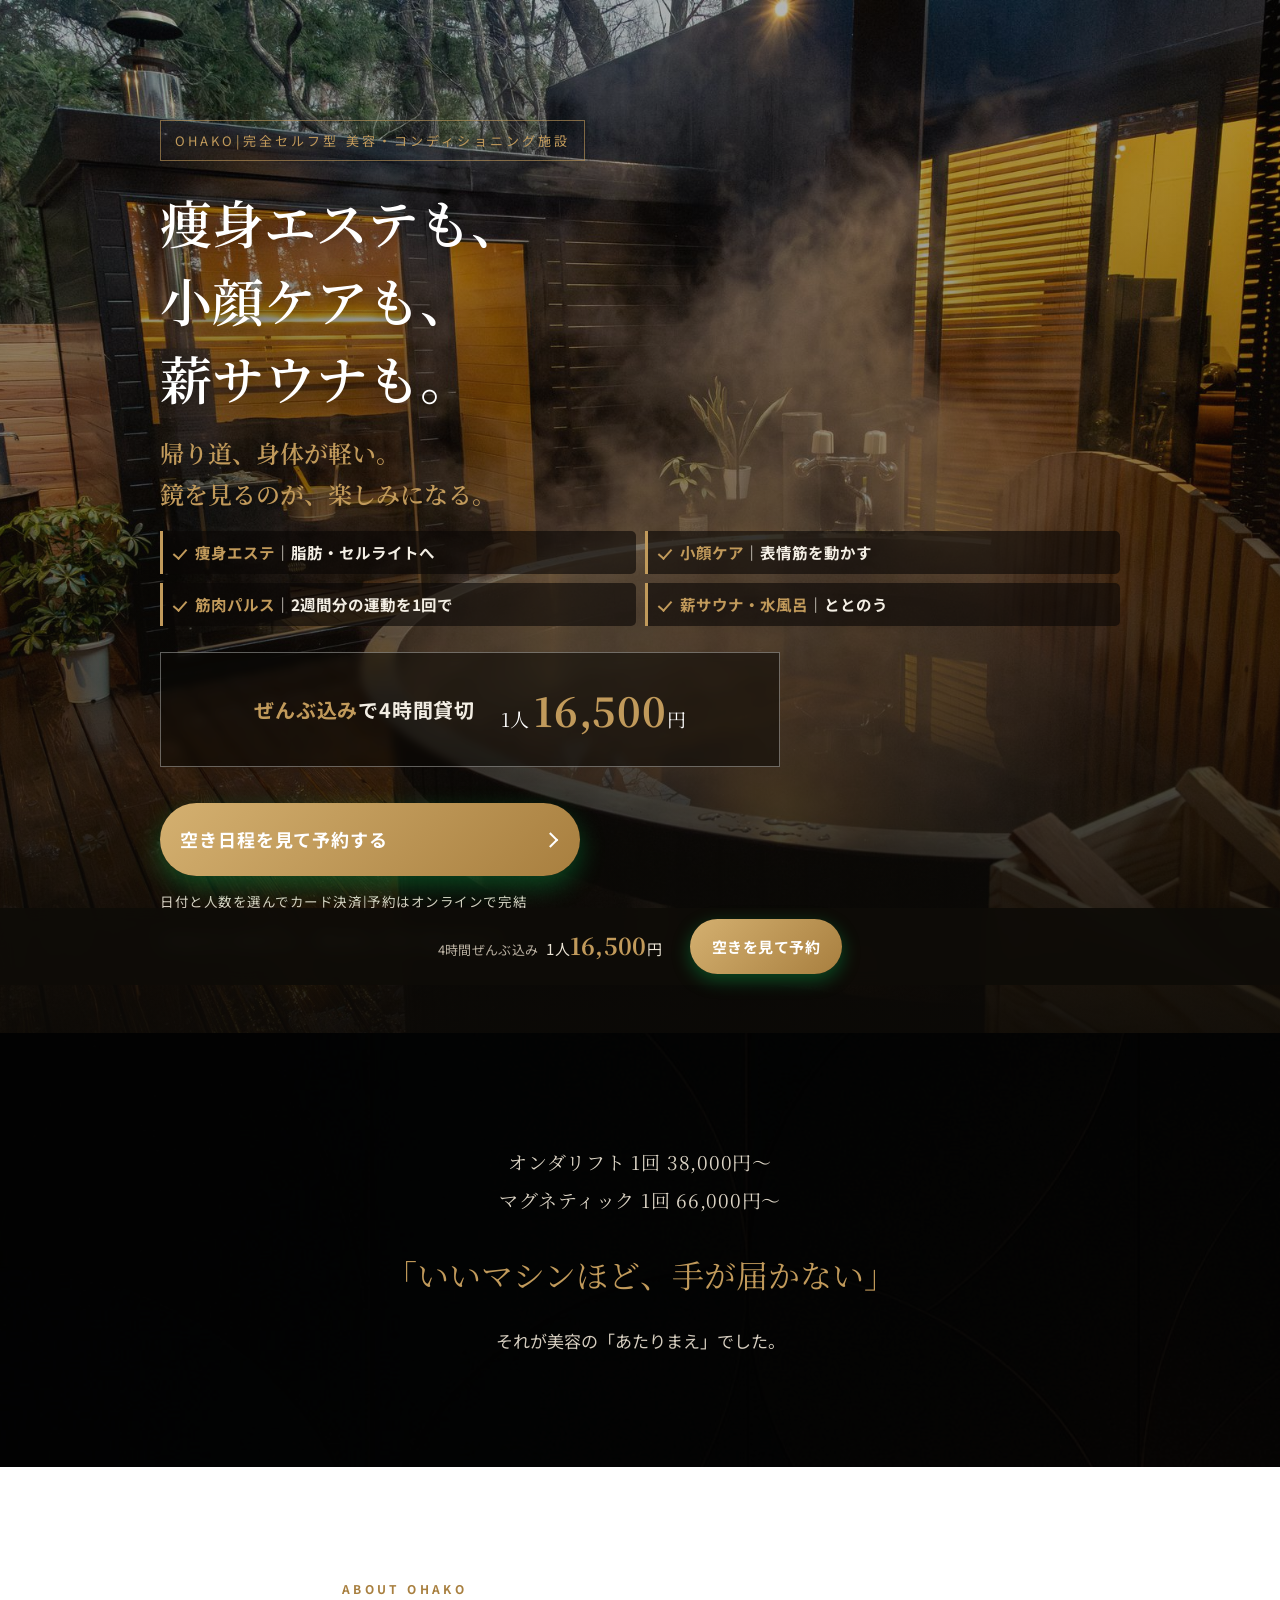
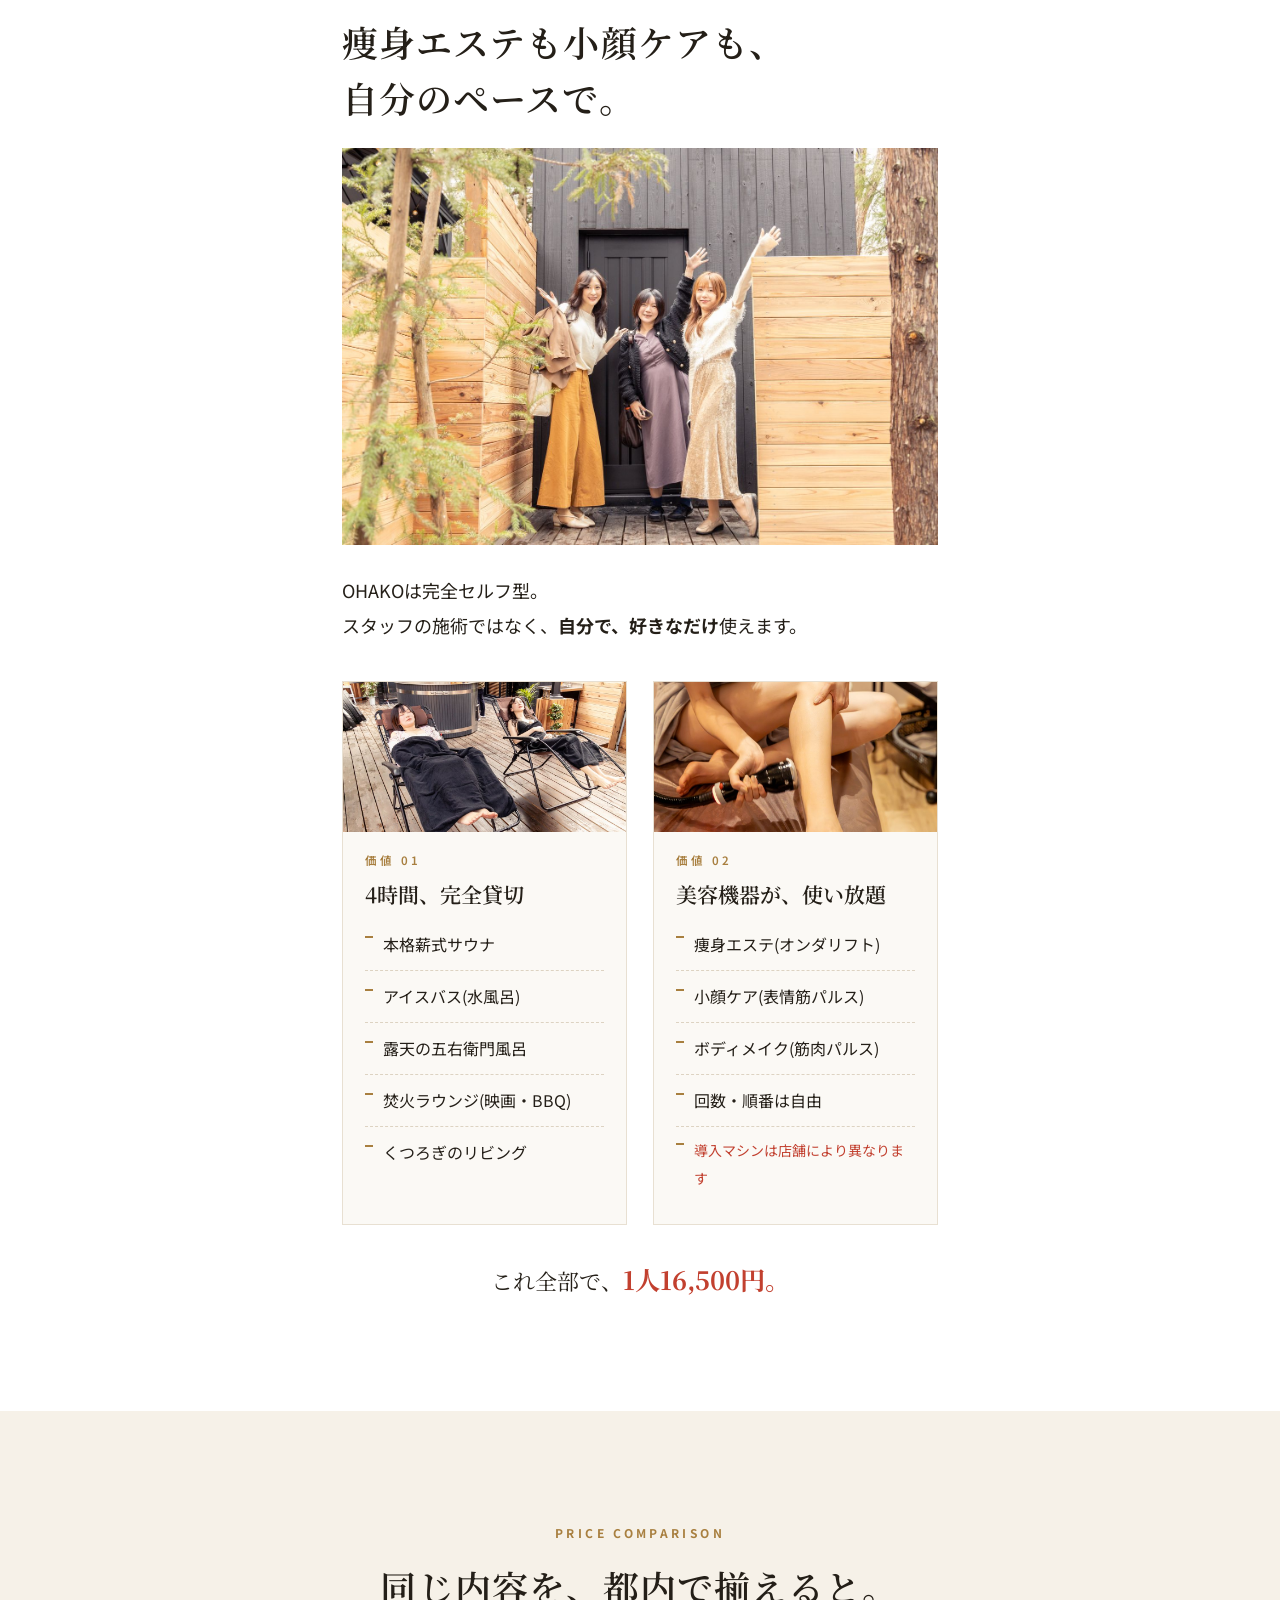
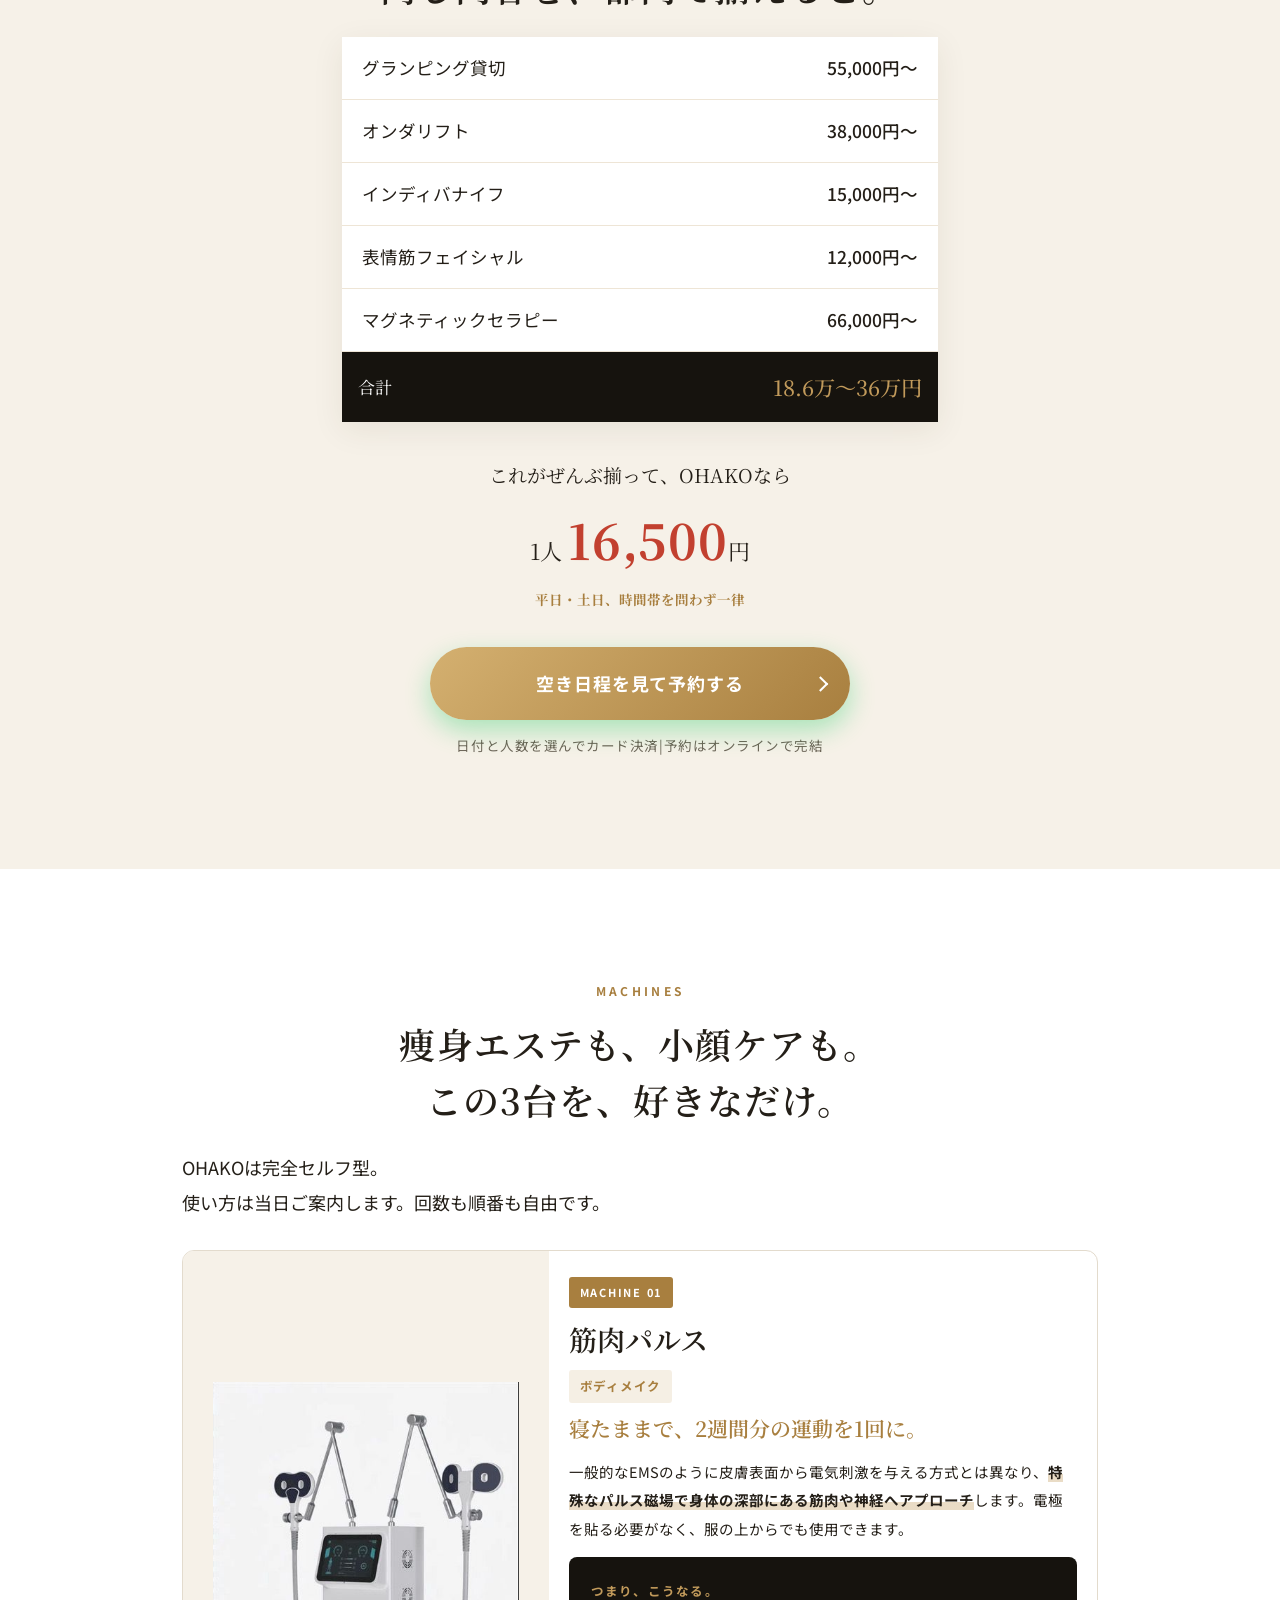
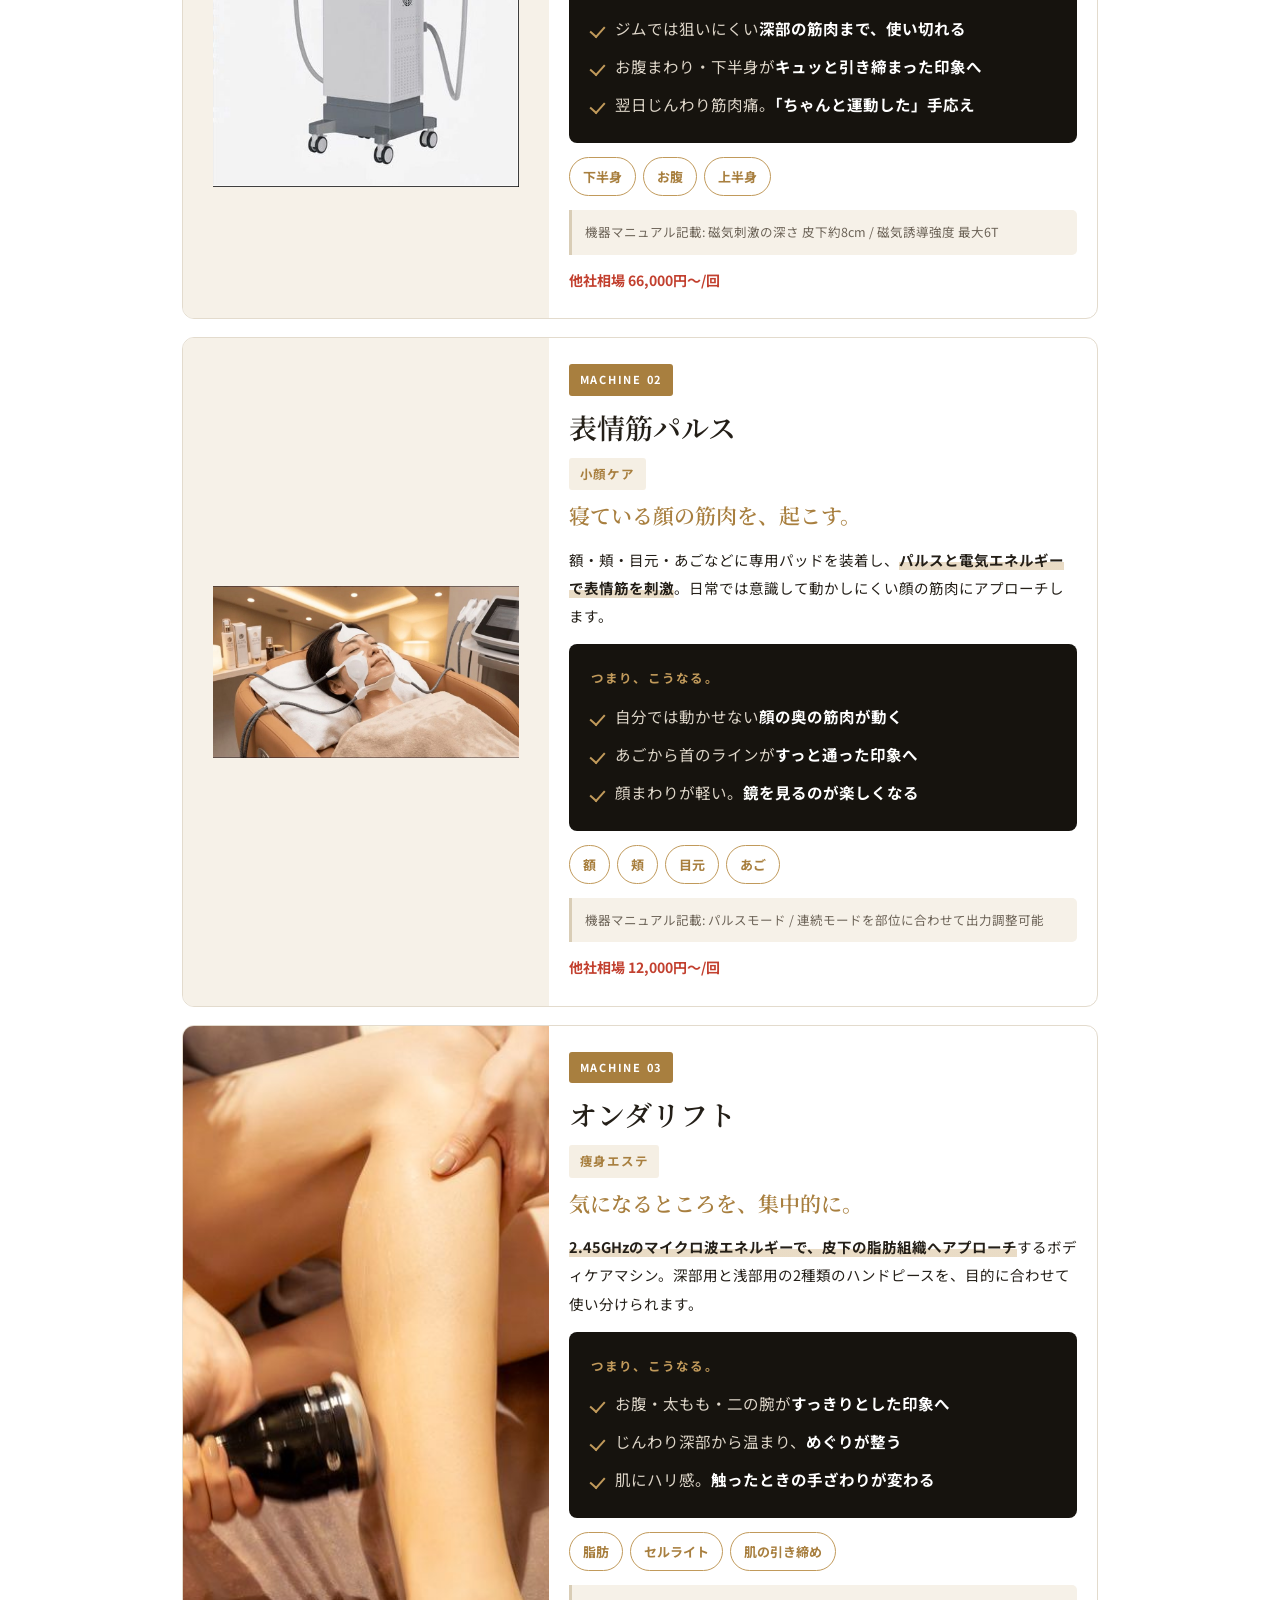
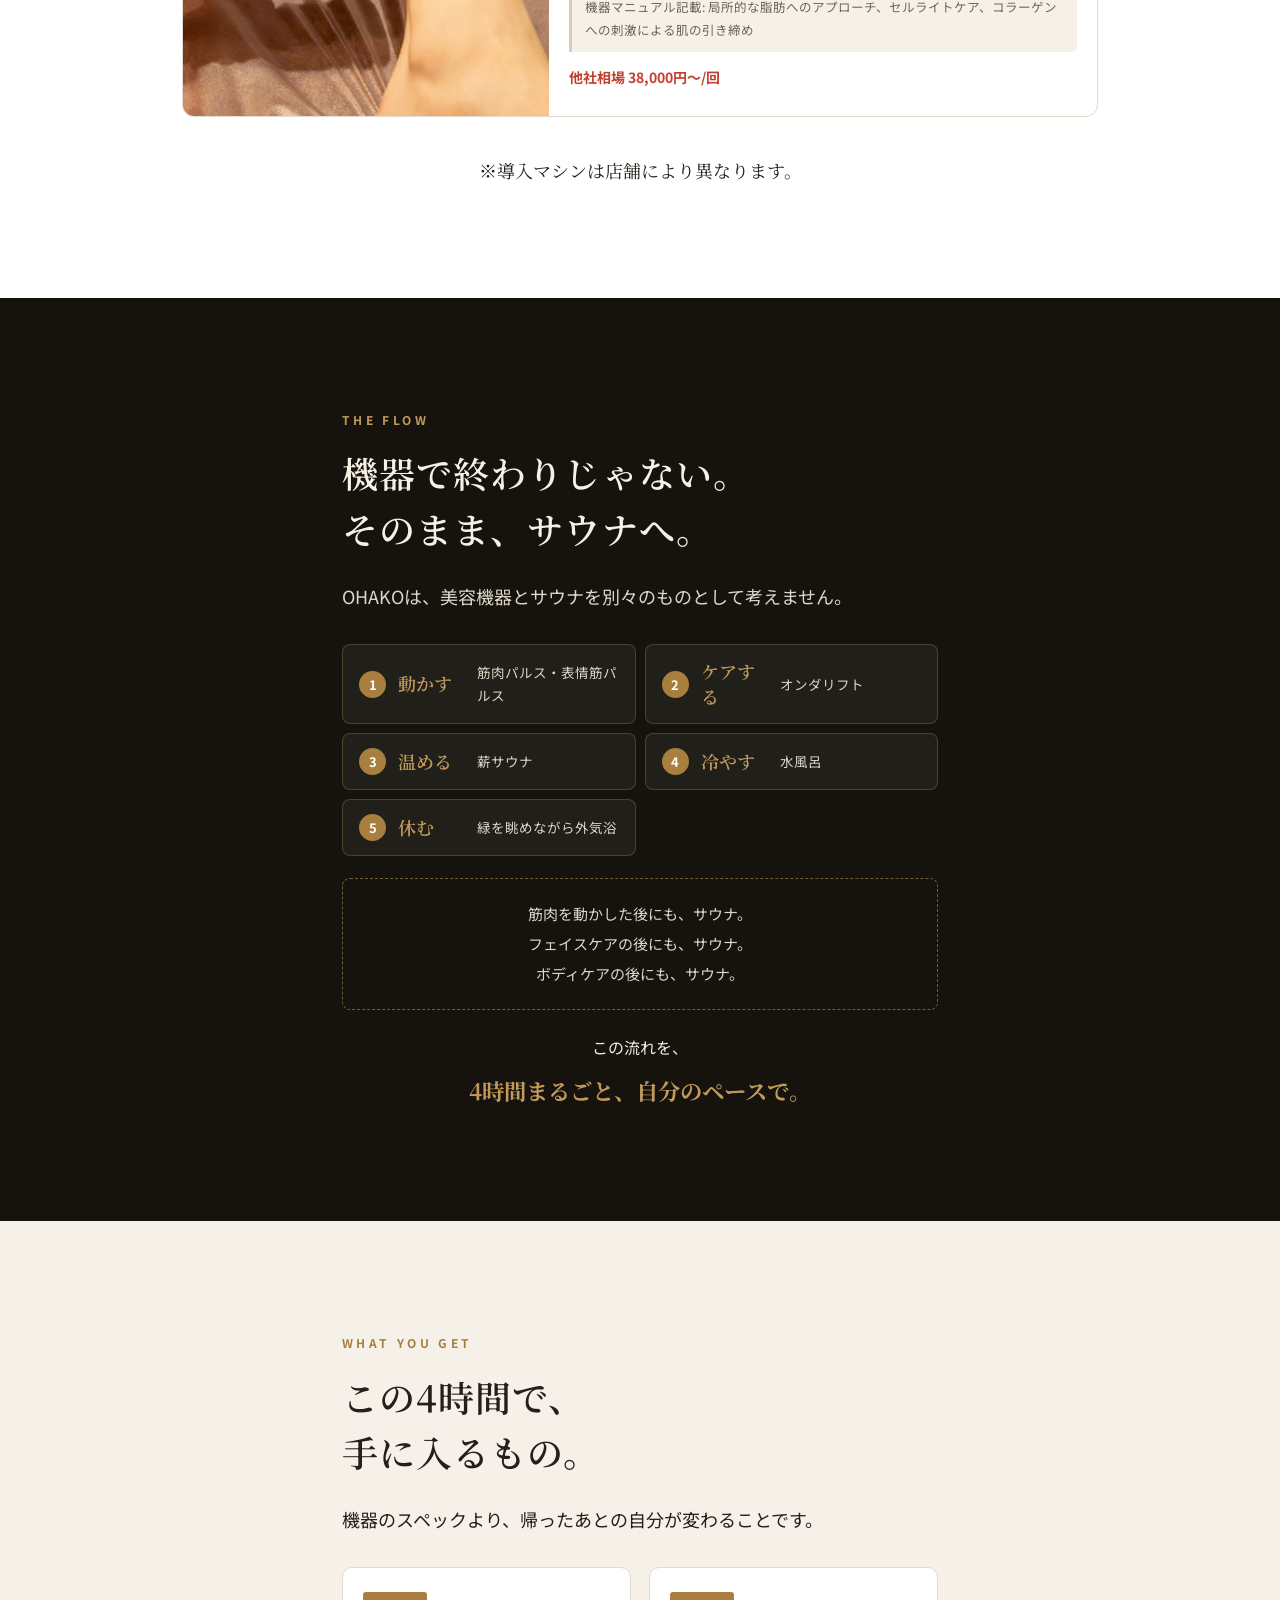
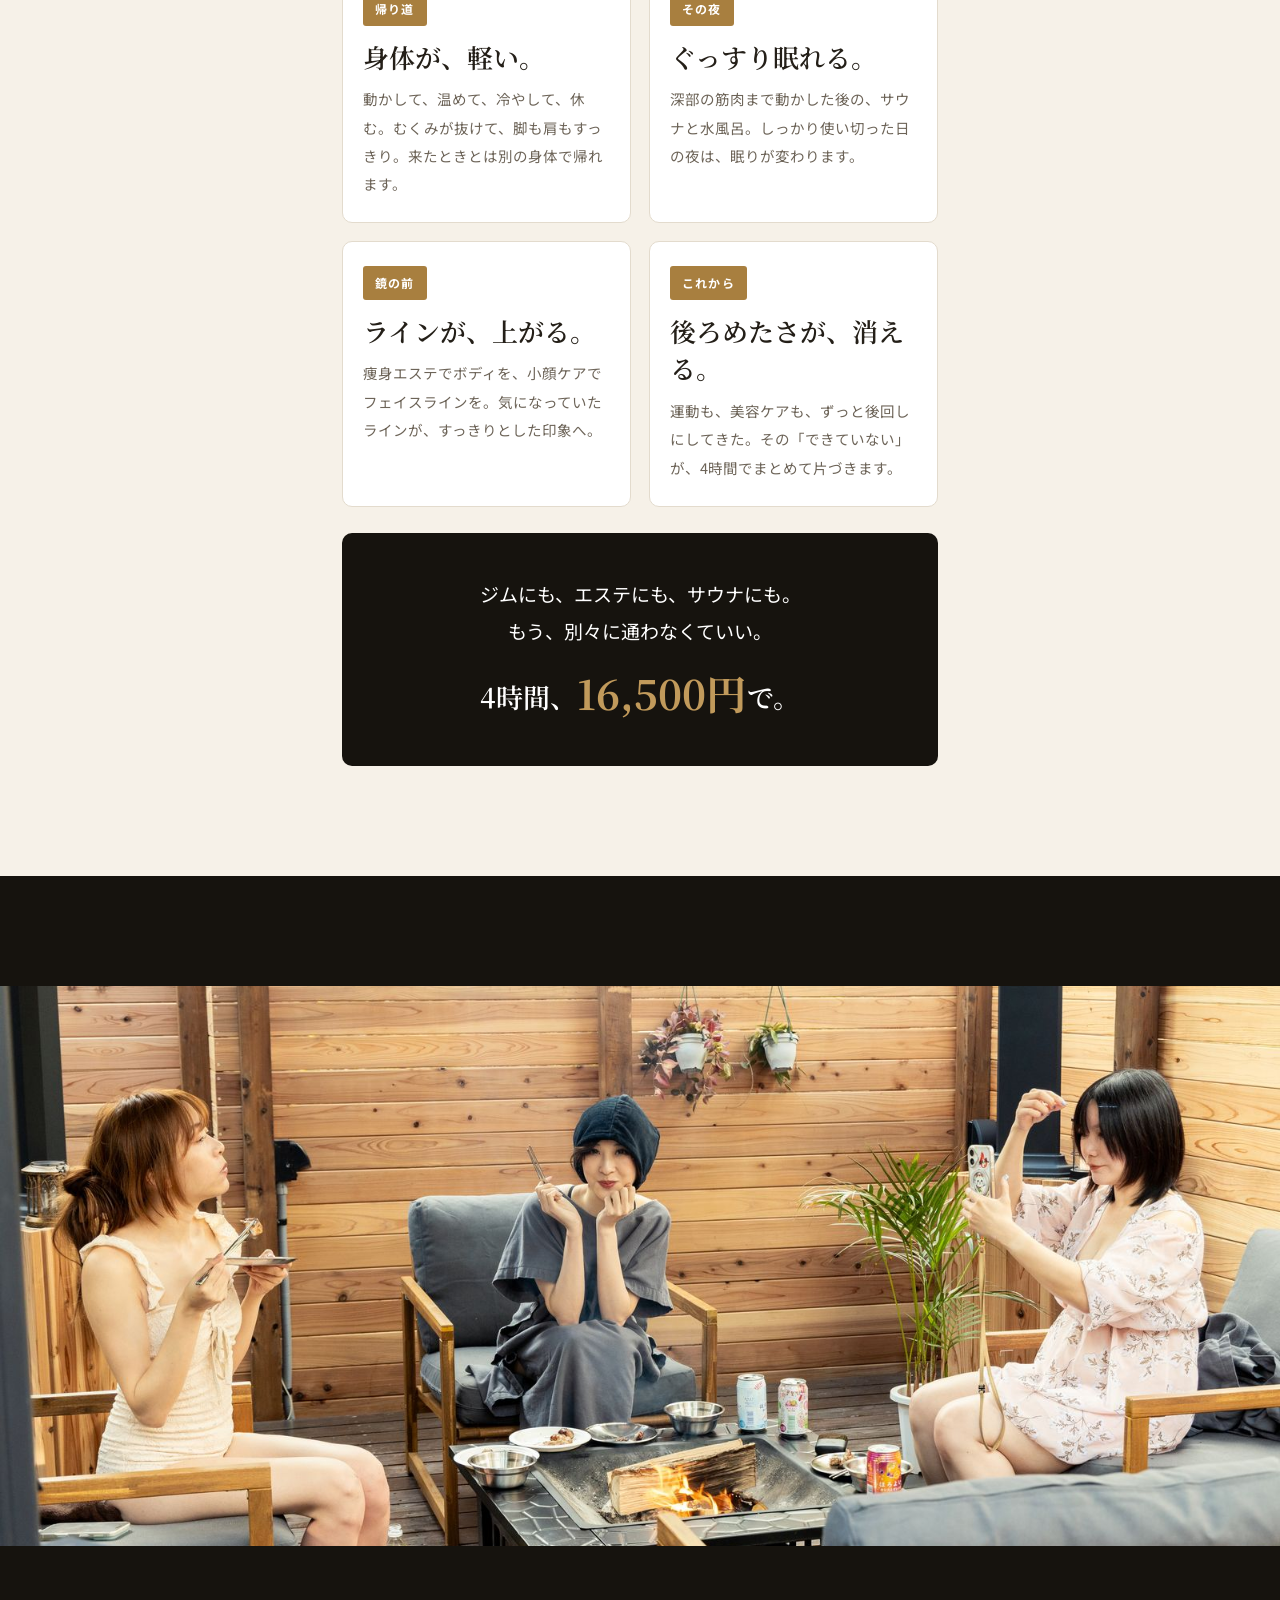
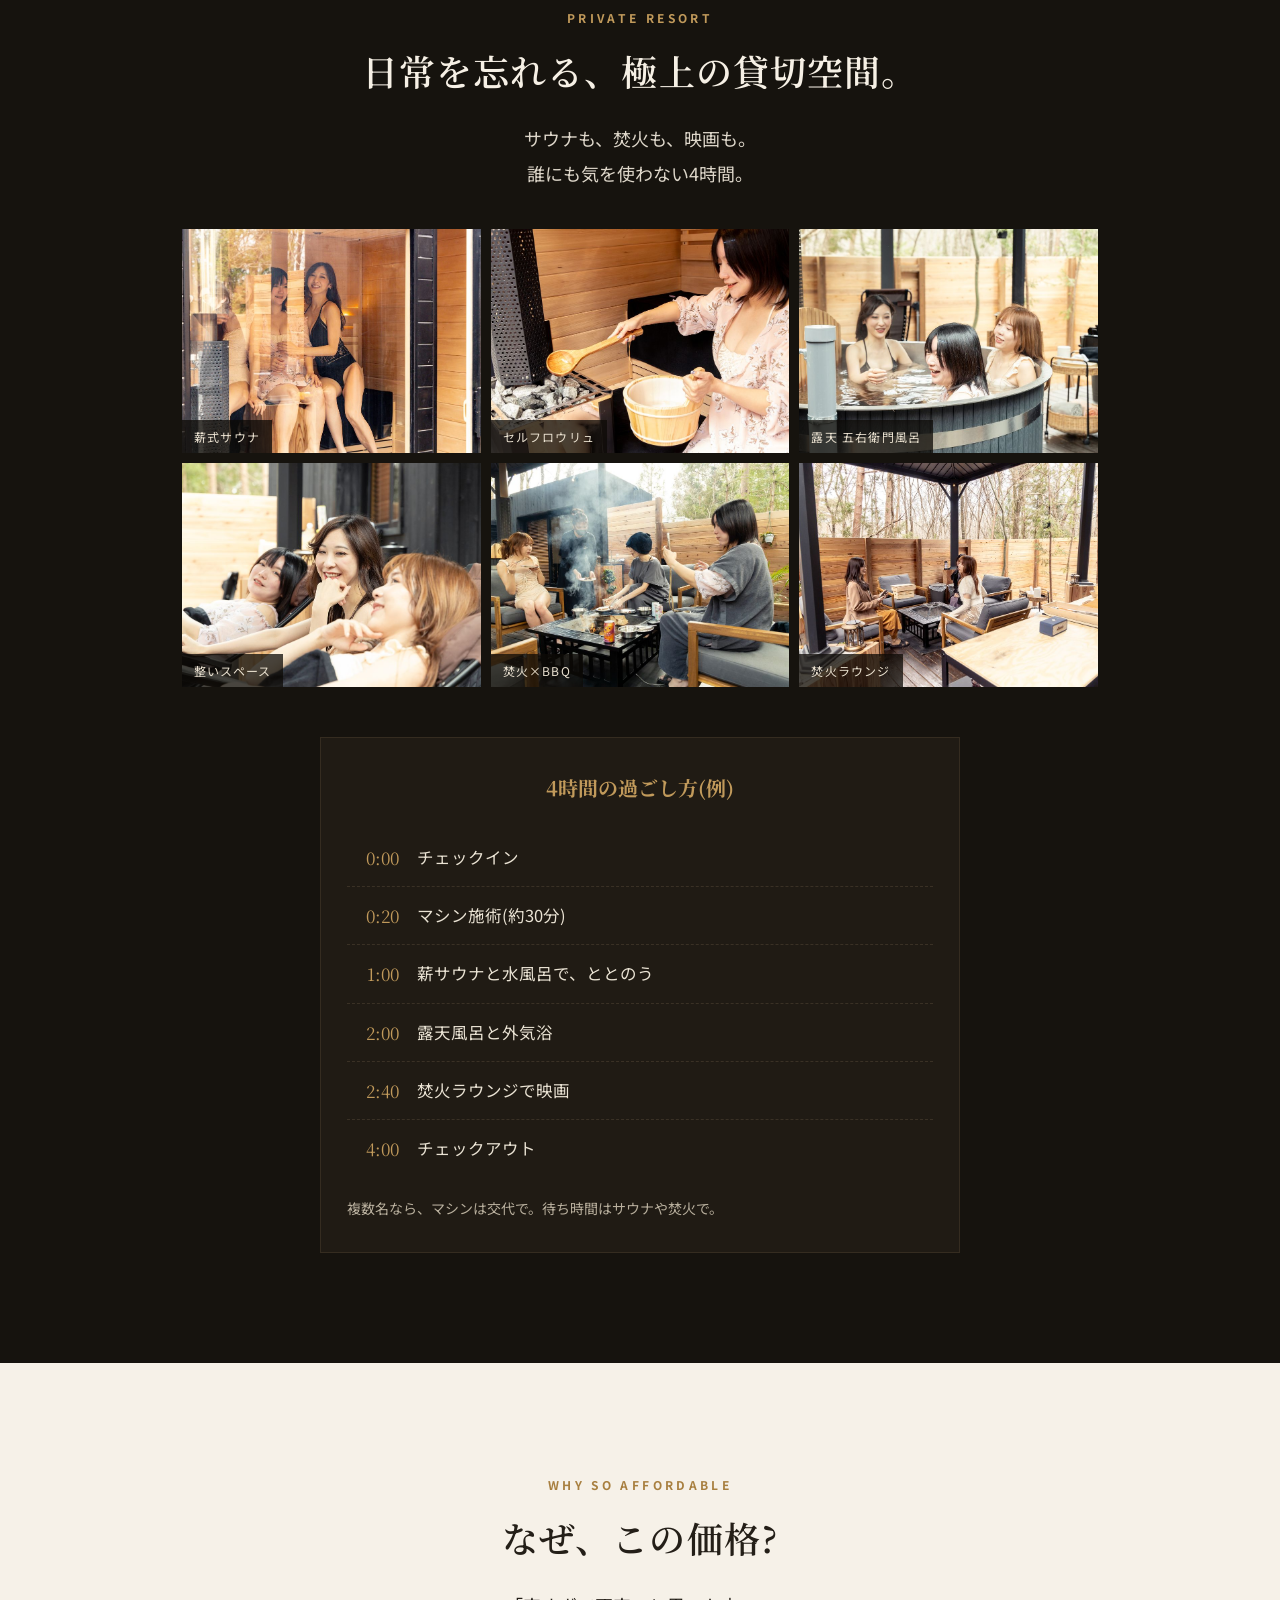
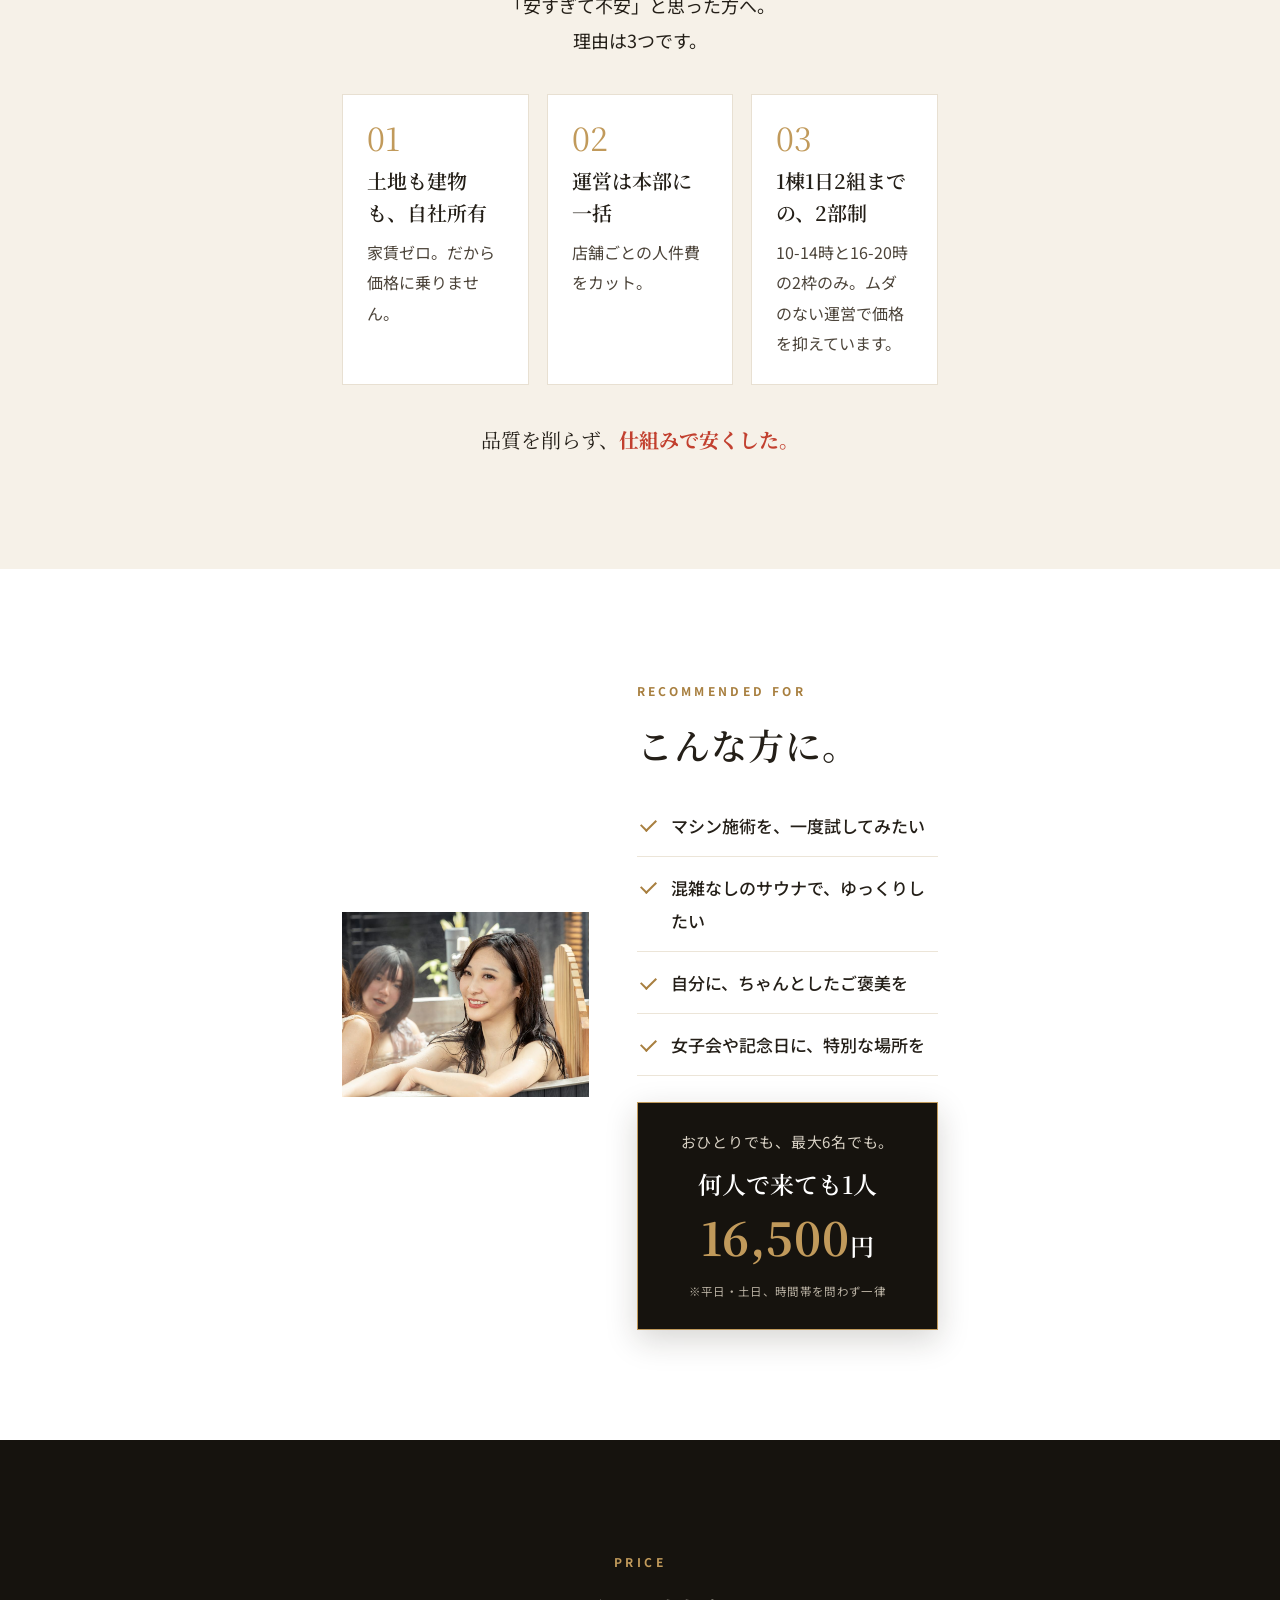
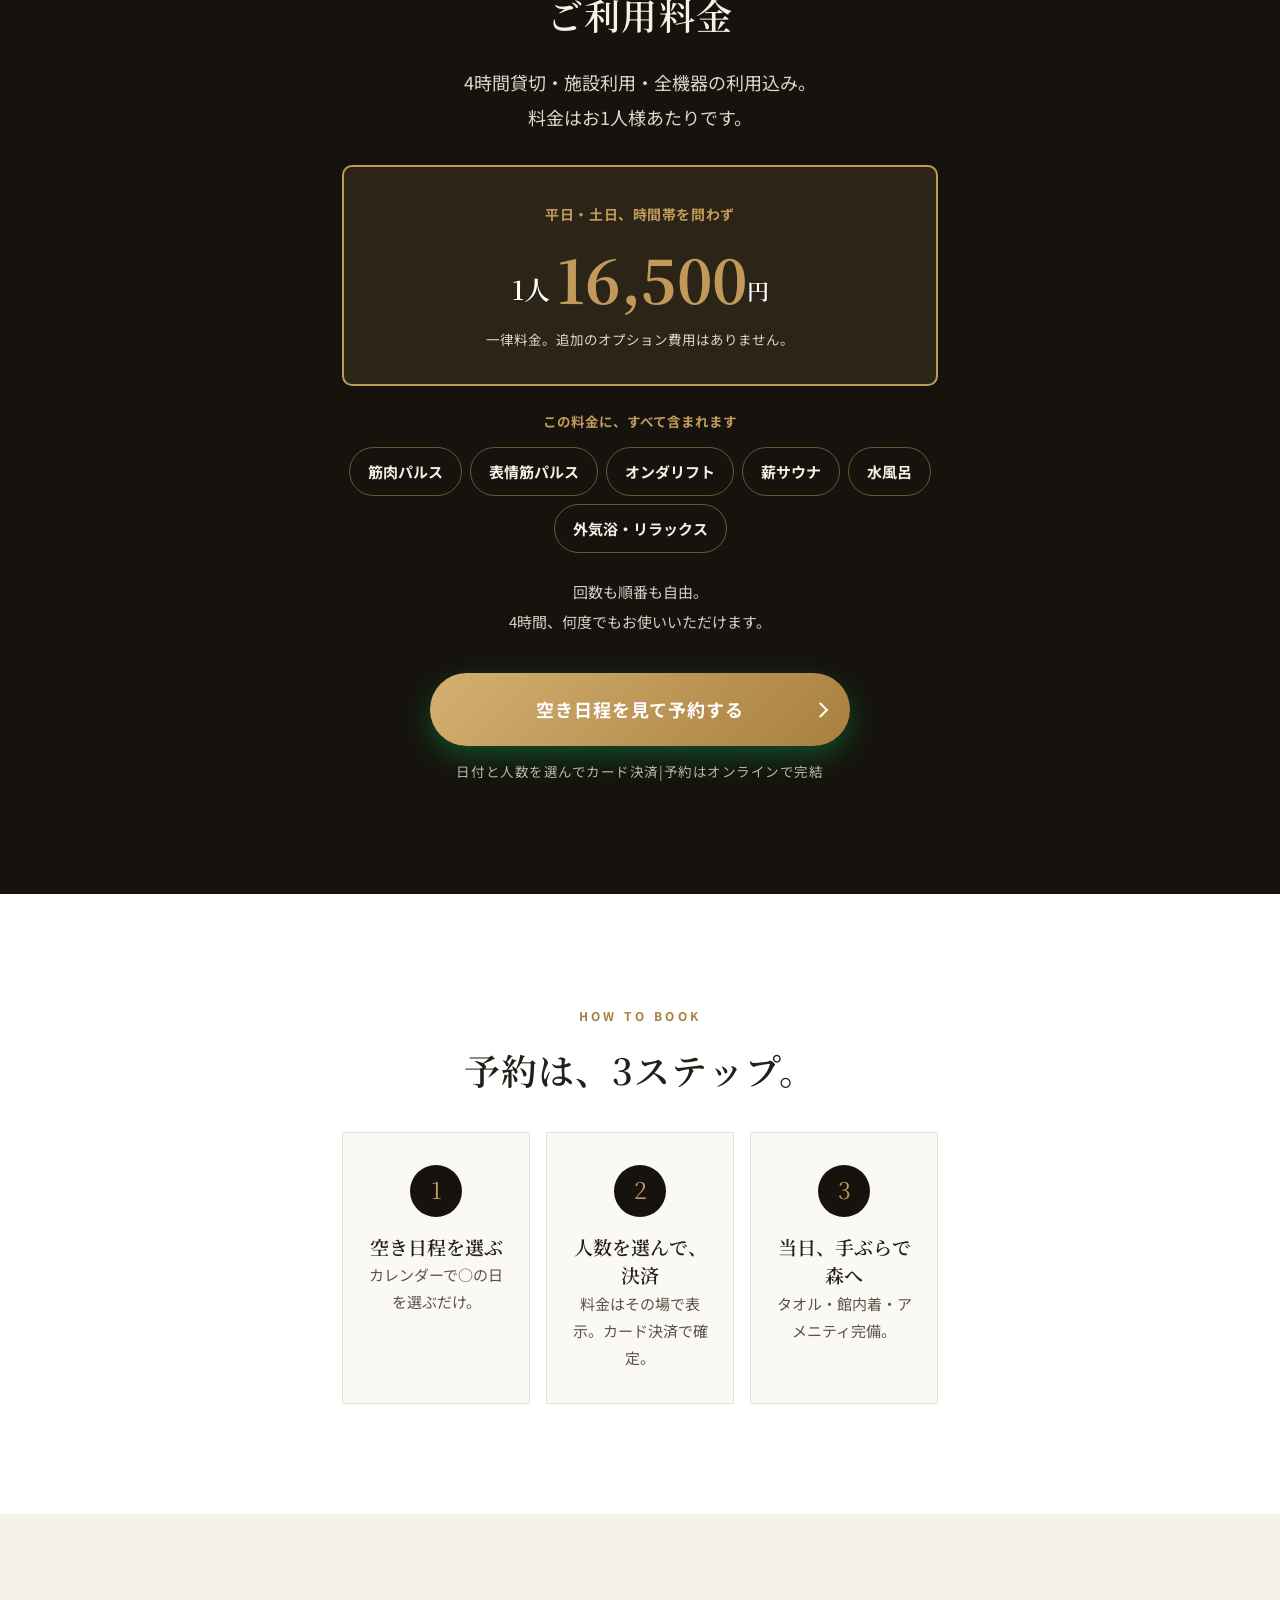
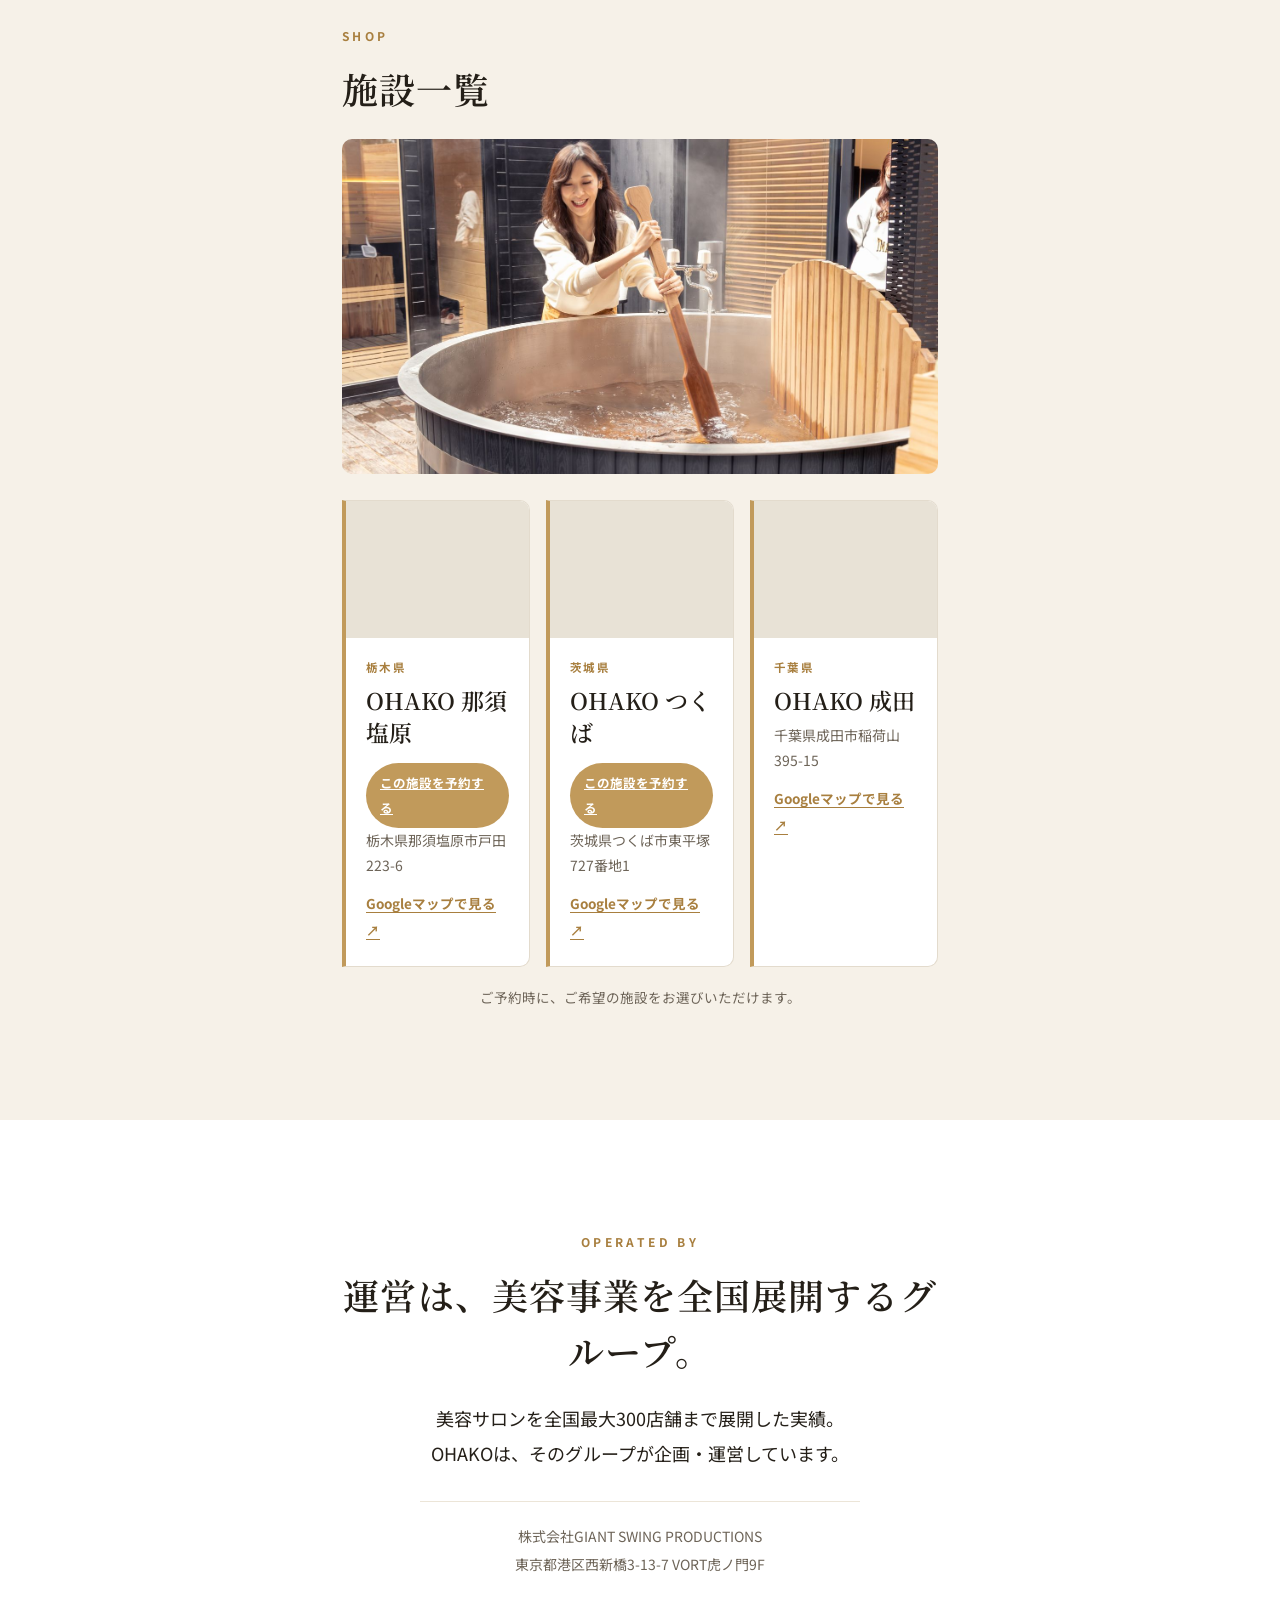
<file: beauty-book/index.html>
<!DOCTYPE html>
<html lang="ja">
<head>
<!-- variant: beauty-book | 美容×サウナ×BBQ | 予約ページ | 1枠4時間 | 1名16,500円 -->
<meta charset="UTF-8">
<!-- Google Tag Manager -->
<script>(function(w,d,s,l,i){w[l]=w[l]||[];w[l].push({'gtm.start':
new Date().getTime(),event:'gtm.js'});var f=d.getElementsByTagName(s)[0],
j=d.createElement(s),dl=l!='dataLayer'?'&l='+l:'';j.async=true;j.src=
'https://www.googletagmanager.com/gtm.js?id='+i+dl;f.parentNode.insertBefore(j,f);
})(window,document,'script','dataLayer','GTM-NTWC288X');</script>
<!-- End Google Tag Manager -->
<meta name="viewport" content="width=device-width, initial-scale=1.0">
<title>OHAKO|痩身も小顔もサウナも、4時間ぜんぶ込みで16,500円（那須塩原・つくば・成田）</title>
<meta name="description" content="2週間分の運動を1回で凝縮する筋肉パルス、脂肪・セルライトにアプローチするオンダリフト、表情筋を動かす小顔ケア。さらに薪サウナ・水風呂で効果を後押し。都内相場186,000円〜360,000円相当が、4時間ぜんぶ込みで1人16,500円。完全セルフ型。那須塩原・つくば・成田の3施設。予約はLINE限定。">
<!-- プレビュー公開用。本番配信時に削除を検討 -->
<meta name="robots" content="noindex, nofollow">
<link rel="preconnect" href="https://fonts.googleapis.com">
<link rel="preconnect" href="https://fonts.gstatic.com" crossorigin>
<link href="https://fonts.googleapis.com/css2?family=Noto+Sans+JP:wght@400;500;700&family=Noto+Serif+JP:wght@500;600;700&display=swap" rel="stylesheet">
<link rel="stylesheet" href="../css/style.css">
</head>
<body>
<!-- Google Tag Manager (noscript) -->
<noscript><iframe src="https://www.googletagmanager.com/ns.html?id=GTM-NTWC288X"
height="0" width="0" style="display:none;visibility:hidden"></iframe></noscript>
<!-- End Google Tag Manager (noscript) -->

<!-- ============================================================
  LINE友だち追加リンク: セルフ型LP用の計測URL(2026-09-11 設定)
  https://ohako-beautyresort.com/book/nasu/4h/ (全CTA共通 / class="js-line")
  施設を追加する場合: Sec.11 の shop__list に <li class="shop"> を足す
============================================================= -->

<!-- Sec.1 ファーストビュー -->
<header class="fv">
  <div class="fv__bg">
    <img src="../img/fv-goemon-dusk.jpg" alt="夕暮れのOHAKO。湯気の立つ露天五右衛門風呂とサウナ棟" class="fv__img">
  </div>
  <div class="fv__inner">
    <p class="fv__area">OHAKO|完全セルフ型 美容・コンディショニング施設</p>
    <h1 class="fv__catch">痩身エステも、<br>小顔ケアも、<br>薪サウナも。</h1>
    <p class="fv__benefit">帰り道、身体が軽い。<br>鏡を見るのが、楽しみになる。</p>
    <ul class="fv__gets">
      <li><em>痩身エステ</em>｜脂肪・セルライトへ</li>
      <li><em>小顔ケア</em>｜表情筋を動かす</li>
      <li><em>筋肉パルス</em>｜2週間分の運動を1回で</li>
      <li><em>薪サウナ・水風呂</em>｜ととのう</li>
    </ul>
    <div class="fv__badge">
      <span class="fv__badge-inc"><em>ぜんぶ込み</em>で4時間貸切</span>
      <span class="fv__badge-now">1人 <em>16,500</em>円</span>
    </div>
    <div class="cta">
      <a class="btn-line btn-book js-book" href="https://ohako-beautyresort.com/book/nasu/4h/">空き日程を見て予約する</a>
      <p class="cta__note">日付と人数を選んでカード決済|予約はオンラインで完結</p>
    </div>
    <p class="fv__small">料金はお1人様あたり・一律|1回のご予約で最大6名まで</p>
  </div>
</header>

<main>

<!-- Sec.2 共感(問題提起) -->
<section class="sec sec--dark empathy reveal">
  <div class="container">
    <p class="empathy__price">オンダリフト 1回 38,000円〜<br>マグネティック 1回 66,000円〜</p>
    <p class="empathy__voice">「いいマシンほど、<br class="sp">手が届かない」</p>
    <p class="empathy__body">それが美容の「あたりまえ」でした。</p>
  </div>
</section>

<!-- Sec.3 OHAKOとは(What is) -->
<section class="sec whatis reveal">
  <div class="container">
    <p class="sec__eyebrow">ABOUT OHAKO</p>
    <h2 class="sec__title">痩身エステも小顔ケアも、<br>自分のペースで。</h2>
    <figure class="whatis__photo">
      <img src="../img/entrance-welcome.jpg" alt="森の中のOHAKO入口で手を振って出迎える3人の女性" loading="lazy">
    </figure>
    <p class="sec__body">OHAKOは完全セルフ型。<br>スタッフの施術ではなく、<strong>自分で、好きなだけ</strong>使えます。</p>

    <div class="value">
      <div class="value__card">
        <img src="../img/sotokiyoku.jpg" alt="外気浴スペースのリクライナーでくつろぐ2人の女性" loading="lazy">
        <h3><span>価値 01</span>4時間、完全貸切</h3>
        <ul>
          <li>本格薪式サウナ</li>
          <li>アイスバス(水風呂)</li>
          <li>露天の五右衛門風呂</li>
          <li>焚火ラウンジ(映画・BBQ)</li>
          <li>くつろぎのリビング</li>
        </ul>
      </div>
      <div class="value__card">
        <img src="../img/treatment-self.jpg" alt="美容マシンでボディケアをする女性" loading="lazy">
        <h3><span>価値 02</span>美容機器が、使い放題</h3>
        <ul>
          <li>痩身エステ(オンダリフト)</li>
          <li>小顔ケア(表情筋パルス)</li>
          <li>ボディメイク(筋肉パルス)</li>
          <li>回数・順番は自由</li>
          <li class="value__note">導入マシンは店舗により異なります</li>
        </ul>
      </div>
    </div>
    <p class="whatis__punch">これ全部で、<strong>1人16,500円。</strong></p>
  </div>
</section>

<!-- Sec.4 証拠①: 相場比較 -->
<section class="sec sec--cream compare reveal">
  <div class="container">
    <p class="sec__eyebrow">PRICE COMPARISON</p>
    <h2 class="sec__title">同じ内容を、<br class="sp">都内で揃えると。</h2>
    <table class="compare__table">
      <tbody>
        <tr><td>グランピング貸切</td><td>55,000円〜</td></tr>
        <tr><td>オンダリフト</td><td>38,000円〜</td></tr>
        <tr><td>インディバナイフ</td><td>15,000円〜</td></tr>
        <tr><td>表情筋フェイシャル</td><td>12,000円〜</td></tr>
        <tr><td>マグネティックセラピー</td><td>66,000円〜</td></tr>
      </tbody>
      <tfoot>
        <tr><td>合計</td><td><em>18.6万〜36万円</em></td></tr>
      </tfoot>
    </table>
    <div class="compare__answer">
      <p>これがぜんぶ揃って、OHAKOなら</p>
      <p class="compare__price">1人 <em>16,500</em>円</p>
      <p class="compare__flat">平日・土日、時間帯を問わず一律</p>
    </div>
    <div class="cta">
      <a class="btn-line btn-book js-book" href="https://ohako-beautyresort.com/book/nasu/4h/">空き日程を見て予約する</a>
      <p class="cta__note">日付と人数を選んでカード決済|予約はオンラインで完結</p>
    </div>
  </div>
</section>

<!-- Sec.5 証拠②: 導入機器（完全セルフ型・具体内容） -->
<section class="sec machines reveal">
  <div class="container">
    <p class="sec__eyebrow">MACHINES</p>
    <h2 class="sec__title">痩身エステも、小顔ケアも。<br>この3台を、好きなだけ。</h2>
    <p class="sec__body">OHAKOは完全セルフ型。<br>使い方は当日ご案内します。回数も順番も自由です。</p>

    <article class="mc">
      <div class="mc__photo"><img src="../img/machine-magnetic.jpg" alt="筋肉パルス機器の本体" loading="lazy" width="436" height="579"></div>
      <div class="mc__body">
        <p class="mc__tag">MACHINE 01</p>
        <h3 class="mc__name">筋肉パルス</h3>
        <p class="mc__sub">ボディメイク</p>
        <p class="mc__catch">寝たままで、2週間分の運動を1回に。</p>
        <p class="mc__desc">一般的なEMSのように皮膚表面から電気刺激を与える方式とは異なり、<strong>特殊なパルス磁場で身体の深部にある筋肉や神経へアプローチ</strong>します。電極を貼る必要がなく、服の上からでも使用できます。</p>

        <div class="mc__result">
          <p class="mc__result-ttl">つまり、こうなる。</p>
          <ul>
            <li>ジムでは狙いにくい<strong>深部の筋肉まで、使い切れる</strong></li>
            <li>お腹まわり・下半身が<strong>キュッと引き締まった印象へ</strong></li>
            <li>翌日じんわり筋肉痛。<strong>「ちゃんと運動した」手応え</strong></li>
          </ul>
        </div>

        <ul class="mc__parts"><li>下半身</li><li>お腹</li><li>上半身</li></ul>
        <p class="mc__spec">機器マニュアル記載: 磁気刺激の深さ 皮下約8cm / 磁気誘導強度 最大6T</p>
        <p class="mc__market">他社相場 66,000円〜/回</p>
      </div>
    </article>

    <article class="mc">
      <div class="mc__photo"><img src="../img/machine-facial.jpg" alt="表情筋パルスのフェイスケアマシン" loading="lazy" width="898" height="504"></div>
      <div class="mc__body">
        <p class="mc__tag">MACHINE 02</p>
        <h3 class="mc__name">表情筋パルス</h3>
        <p class="mc__sub">小顔ケア</p>
        <p class="mc__catch">寝ている顔の筋肉を、起こす。</p>
        <p class="mc__desc">額・頬・目元・あごなどに専用パッドを装着し、<strong>パルスと電気エネルギーで表情筋を刺激</strong>。日常では意識して動かしにくい顔の筋肉にアプローチします。</p>

        <div class="mc__result">
          <p class="mc__result-ttl">つまり、こうなる。</p>
          <ul>
            <li>自分では動かせない<strong>顔の奥の筋肉が動く</strong></li>
            <li>あごから首のラインが<strong>すっと通った印象へ</strong></li>
            <li>顔まわりが軽い。<strong>鏡を見るのが楽しくなる</strong></li>
          </ul>
        </div>

        <ul class="mc__parts"><li>額</li><li>頬</li><li>目元</li><li>あご</li></ul>
        <p class="mc__spec">機器マニュアル記載: パルスモード / 連続モードを部位に合わせて出力調整可能</p>
        <p class="mc__market">他社相場 12,000円〜/回</p>
      </div>
    </article>

    <article class="mc">
      <div class="mc__photo"><img src="../img/treatment-self.jpg" alt="オンダリフトのハンドピースを自分で脚に当てている様子" loading="lazy" width="1000" height="667"></div>
      <div class="mc__body">
        <p class="mc__tag">MACHINE 03</p>
        <h3 class="mc__name">オンダリフト</h3>
        <p class="mc__sub">痩身エステ</p>
        <p class="mc__catch">気になるところを、集中的に。</p>
        <p class="mc__desc"><strong>2.45GHzのマイクロ波エネルギーで、皮下の脂肪組織へアプローチ</strong>するボディケアマシン。深部用と浅部用の2種類のハンドピースを、目的に合わせて使い分けられます。</p>

        <div class="mc__result">
          <p class="mc__result-ttl">つまり、こうなる。</p>
          <ul>
            <li>お腹・太もも・二の腕が<strong>すっきりとした印象へ</strong></li>
            <li>じんわり深部から温まり、<strong>めぐりが整う</strong></li>
            <li>肌にハリ感。<strong>触ったときの手ざわりが変わる</strong></li>
          </ul>
        </div>

        <ul class="mc__parts"><li>脂肪</li><li>セルライト</li><li>肌の引き締め</li></ul>
        <p class="mc__spec">機器マニュアル記載: 局所的な脂肪へのアプローチ、セルライトケア、コラーゲンへの刺激による肌の引き締め</p>
        <p class="mc__market">他社相場 38,000円〜/回</p>
      </div>
    </article>

    <p class="machines__closing">※導入マシンは店舗により異なります。</p>
  </div>
</section>

<!-- Sec.5.5 美容機器×サウナの流れ -->
<section class="sec sec--dark cycle reveal">
  <div class="container">
    <p class="sec__eyebrow sec__eyebrow--gold">THE FLOW</p>
    <h2 class="sec__title">機器で終わりじゃない。<br>そのまま、サウナへ。</h2>
    <p class="sec__body">OHAKOは、美容機器とサウナを別々のものとして考えません。</p>

    <ol class="cycle__list">
      <li><span class="cycle__no">1</span><span class="cycle__act">動かす</span><span class="cycle__how">筋肉パルス・表情筋パルス</span></li>
      <li><span class="cycle__no">2</span><span class="cycle__act">ケアする</span><span class="cycle__how">オンダリフト</span></li>
      <li><span class="cycle__no">3</span><span class="cycle__act">温める</span><span class="cycle__how">薪サウナ</span></li>
      <li><span class="cycle__no">4</span><span class="cycle__act">冷やす</span><span class="cycle__how">水風呂</span></li>
      <li><span class="cycle__no">5</span><span class="cycle__act">休む</span><span class="cycle__how">緑を眺めながら外気浴</span></li>
    </ol>

    <div class="cycle__repeat">
      <p>筋肉を動かした後にも、サウナ。</p>
      <p>フェイスケアの後にも、サウナ。</p>
      <p>ボディケアの後にも、サウナ。</p>
    </div>

    <p class="cycle__punch">この流れを、<strong>4時間まるごと、自分のペースで。</strong></p>
  </div>
</section>

<!-- Sec.5.6 何が手に入るのか -->
<section class="sec sec--cream gets reveal">
  <div class="container">
    <p class="sec__eyebrow">WHAT YOU GET</p>
    <h2 class="sec__title">この4時間で、<br>手に入るもの。</h2>
    <p class="sec__body">機器のスペックより、<br class="sp">帰ったあとの自分が変わることです。</p>

    <div class="gets__grid">
      <article class="get">
        <p class="get__when">帰り道</p>
        <h3 class="get__what">身体が、軽い。</h3>
        <p class="get__desc">動かして、温めて、冷やして、休む。むくみが抜けて、脚も肩もすっきり。来たときとは別の身体で帰れます。</p>
      </article>
      <article class="get">
        <p class="get__when">その夜</p>
        <h3 class="get__what">ぐっすり眠れる。</h3>
        <p class="get__desc">深部の筋肉まで動かした後の、サウナと水風呂。しっかり使い切った日の夜は、眠りが変わります。</p>
      </article>
      <article class="get">
        <p class="get__when">鏡の前</p>
        <h3 class="get__what">ラインが、上がる。</h3>
        <p class="get__desc">痩身エステでボディを、小顔ケアでフェイスラインを。気になっていたラインが、すっきりとした印象へ。</p>
      </article>
      <article class="get">
        <p class="get__when">これから</p>
        <h3 class="get__what">後ろめたさが、消える。</h3>
        <p class="get__desc">運動も、美容ケアも、ずっと後回しにしてきた。その「できていない」が、4時間でまとめて片づきます。</p>
      </article>
    </div>

    <div class="gets__punch">
      <p class="gets__punch-1">ジムにも、エステにも、サウナにも。<br>もう、別々に通わなくていい。</p>
      <p class="gets__punch-2">4時間、<em>16,500円</em>で。</p>
    </div>
  </div>
</section>

<!-- Sec.6 証拠③: 空間と4時間の過ごし方 -->
<section class="sec sec--dark space reveal">
  <div class="space__hero">
    <img src="../img/lounge-group.jpg" alt="焚火テーブルを囲んで談笑する3人の女性" loading="lazy">
  </div>
  <div class="container">
    <p class="sec__eyebrow sec__eyebrow--gold">PRIVATE RESORT</p>
    <h2 class="sec__title">日常を忘れる、<br class="sp">極上の貸切空間。</h2>
    <p class="sec__body">サウナも、焚火も、映画も。<br>誰にも気を使わない4時間。</p>

    <div class="space__gallery">
      <figure><img src="../img/gallery-sauna.jpg" alt="サウナ室でくつろぐ2人の女性" loading="lazy"><figcaption>薪式サウナ</figcaption></figure>
      <figure><img src="../img/gallery-loyly.jpg" alt="サウナストーンに水をかけてロウリュする女性" loading="lazy"><figcaption>セルフロウリュ</figcaption></figure>
      <figure><img src="../img/gallery-goemon.jpg" alt="露天の五右衛門風呂を楽しむ3人の女性" loading="lazy"><figcaption>露天 五右衛門風呂</figcaption></figure>
      <figure><img src="../img/gallery-totonoi.jpg" alt="リクライナーで整う3人の女性" loading="lazy"><figcaption>整いスペース</figcaption></figure>
      <figure><img src="../img/gallery-bbq.jpg" alt="焚火を囲んでBBQを楽しむ3人" loading="lazy"><figcaption>焚火×BBQ</figcaption></figure>
      <figure><img src="../img/gallery-lounge.jpg" alt="薪ストーブのある焚火ラウンジ" loading="lazy"><figcaption>焚火ラウンジ</figcaption></figure>
    </div>

    <div class="timeline">
      <h3 class="timeline__title">4時間の過ごし方(例)</h3>
      <dl>
        <div><dt>0:00</dt><dd>チェックイン</dd></div>
        <div><dt>0:20</dt><dd>マシン施術(約30分)</dd></div>
        <div><dt>1:00</dt><dd>薪サウナと水風呂で、ととのう</dd></div>
        <div><dt>2:00</dt><dd>露天風呂と外気浴</dd></div>
        <div><dt>2:40</dt><dd>焚火ラウンジで映画</dd></div>
        <div><dt>4:00</dt><dd>チェックアウト</dd></div>
      </dl>
      <p class="timeline__note">複数名なら、マシンは交代で。待ち時間はサウナや焚火で。</p>
    </div>
  </div>
</section>

<!-- Sec.7 理由: なぜこの価格でできるのか -->
<section class="sec sec--cream reasons reveal">
  <div class="container">
    <p class="sec__eyebrow">WHY SO AFFORDABLE</p>
    <h2 class="sec__title">なぜ、この価格?</h2>
    <p class="sec__body">「安すぎて不安」と思った方へ。<br>理由は3つです。</p>
    <ol class="reasons__list">
      <li>
        <span class="reasons__num">01</span>
        <h3>土地も建物も、自社所有</h3>
        <p>家賃ゼロ。だから価格に乗りません。</p>
      </li>
      <li>
        <span class="reasons__num">02</span>
        <h3>運営は本部に一括</h3>
        <p>店舗ごとの人件費をカット。</p>
      </li>
      <li>
        <span class="reasons__num">03</span>
        <h3>1棟1日2組までの、2部制</h3>
        <p>10-14時と16-20時の2枠のみ。ムダのない運営で価格を抑えています。</p>
      </li>
    </ol>
    <p class="reasons__punch">品質を削らず、<strong>仕組みで安くした。</strong></p>
  </div>
</section>

<!-- Sec.8 こんな方におすすめ -->
<section class="sec recommend reveal">
  <div class="container recommend__wrap">
    <figure class="recommend__photo">
      <img src="../img/friends-bath.jpg" alt="五右衛門風呂で笑い合う2人の女性" loading="lazy">
    </figure>
    <div class="recommend__text">
      <p class="sec__eyebrow">RECOMMENDED FOR</p>
      <h2 class="sec__title">こんな方に。</h2>
      <ul class="recommend__list">
        <li>マシン施術を、一度試してみたい</li>
        <li>混雑なしのサウナで、ゆっくりしたい</li>
        <li>自分に、ちゃんとしたご褒美を</li>
        <li>女子会や記念日に、特別な場所を</li>
      </ul>
      <div class="recommend__note">
        <p class="recommend__note-sub">おひとりでも、最大6名でも。</p>
        <p class="recommend__note-main">何人で来ても<br class="sp">1人 <em>16,500</em>円</p>
        <p class="recommend__note-foot">※平日・土日、時間帯を問わず一律</p>
      </div>
    </div>
  </div>
</section>

<!-- Sec.9 料金・メニュー -->
<section class="sec sec--dark pricing reveal">
  <div class="container">
    <p class="sec__eyebrow sec__eyebrow--gold">PRICE</p>
    <h2 class="sec__title">ご利用料金</h2>
    <p class="sec__body">4時間貸切・施設利用・全機器の利用込み。<br>料金はお1人様あたりです。</p>

    <div class="price-flat">
      <p class="price-flat__label">平日・土日、時間帯を問わず</p>
      <p class="price-flat__main">1人 <em>16,500</em><span>円</span></p>
      <p class="price-flat__note">一律料金。追加のオプション費用はありません。</p>
    </div>

    <p class="price-flat__inctitle">この料金に、すべて含まれます</p>
    <ul class="price-flat__inc">
      <li>筋肉パルス</li>
      <li>表情筋パルス</li>
      <li>オンダリフト</li>
      <li>薪サウナ</li>
      <li>水風呂</li>
      <li>外気浴・リラックス</li>
    </ul>
    <p class="pricing__member">回数も順番も自由。<br>4時間、何度でもお使いいただけます。</p>
    <div class="cta">
      <a class="btn-line btn-book js-book" href="https://ohako-beautyresort.com/book/nasu/4h/">空き日程を見て予約する</a>
      <p class="cta__note cta__note--light">日付と人数を選んでカード決済|予約はオンラインで完結</p>
    </div>
  </div>
</section>

<!-- Sec.10 ご利用の流れ -->
<section class="sec flow reveal">
  <div class="container">
    <p class="sec__eyebrow">HOW TO BOOK</p>
    <h2 class="sec__title">予約は、3ステップ。</h2>
    <ol class="flow__steps">
      <li>
        <span class="flow__num">1</span>
        <h3>空き日程を選ぶ</h3>
        <p>カレンダーで○の日を選ぶだけ。</p>
      </li>
      <li>
        <span class="flow__num">2</span>
        <h3>人数を選んで、決済</h3>
        <p>料金はその場で表示。カード決済で確定。</p>
      </li>
      <li>
        <span class="flow__num">3</span>
        <h3>当日、手ぶらで森へ</h3>
        <p>タオル・館内着・アメニティ完備。</p>
      </li>
    </ol>
  </div>
</section>

<!-- Sec.11 拠点・アクセス (店舗を追加する場合は shop__list に <li> を足す) -->
<section class="sec sec--cream access reveal">
  <div class="container">
    <p class="sec__eyebrow">SHOP</p>
    <h2 class="sec__title">施設一覧</h2>
    <figure class="access__photo access__photo--wide">
      <img src="../img/access-exterior.jpg" alt="OHAKOの露天風呂と施設外観" loading="lazy">
    </figure>

    <ul class="shop__list">
      <li class="shop">
        <div class="shop__map">
          <iframe
            src="https://maps.google.com/maps?q=%E6%A0%83%E6%9C%A8%E7%9C%8C%E9%82%A3%E9%A0%88%E5%A1%A9%E5%8E%9F%E5%B8%82%E6%88%B8%E7%94%B0223-6&output=embed&hl=ja&z=15"
            title="OHAKO 那須塩原の地図" loading="lazy" referrerpolicy="no-referrer-when-downgrade"
            allowfullscreen></iframe>
        </div>
        <div class="shop__body">
          <p class="shop__pref">栃木県</p>
          <h3 class="shop__name">OHAKO 那須塩原</h3>
          <a class="shop__book" href="https://ohako-beautyresort.com/book/nasu/4h/">この施設を予約する</a>
          <p class="shop__address">栃木県那須塩原市戸田223-6</p>
          <a class="shop__link" href="https://www.google.com/maps/search/?api=1&query=%E6%A0%83%E6%9C%A8%E7%9C%8C%E9%82%A3%E9%A0%88%E5%A1%A9%E5%8E%9F%E5%B8%82%E6%88%B8%E7%94%B0223-6" target="_blank" rel="noopener">Googleマップで見る</a>
        </div>
      </li>
      <li class="shop">
        <div class="shop__map">
          <iframe
            src="https://maps.google.com/maps?q=%E8%8C%A8%E5%9F%8E%E7%9C%8C%E3%81%A4%E3%81%8F%E3%81%B0%E5%B8%82%E6%9D%B1%E5%B9%B3%E5%A1%9A727%E7%95%AA%E5%9C%B01&output=embed&hl=ja&z=15"
            title="OHAKO つくばの地図" loading="lazy" referrerpolicy="no-referrer-when-downgrade"
            allowfullscreen></iframe>
        </div>
        <div class="shop__body">
          <p class="shop__pref">茨城県</p>
          <h3 class="shop__name">OHAKO つくば</h3>
          <a class="shop__book" href="https://ohako-beautyresort.com/book/tsukuba/4h/">この施設を予約する</a>
          <p class="shop__address">茨城県つくば市東平塚727番地1</p>
          <a class="shop__link" href="https://www.google.com/maps/search/?api=1&query=%E8%8C%A8%E5%9F%8E%E7%9C%8C%E3%81%A4%E3%81%8F%E3%81%B0%E5%B8%82%E6%9D%B1%E5%B9%B3%E5%A1%9A727%E7%95%AA%E5%9C%B01" target="_blank" rel="noopener">Googleマップで見る</a>
        </div>
      </li>
      <li class="shop">
        <div class="shop__map">
          <iframe
            src="https://maps.google.com/maps?q=%E5%8D%83%E8%91%89%E7%9C%8C%E6%88%90%E7%94%B0%E5%B8%82%E7%A8%B2%E8%8D%B7%E5%B1%B1395-15&output=embed&hl=ja&z=15"
            title="OHAKO 成田の地図" loading="lazy" referrerpolicy="no-referrer-when-downgrade"
            allowfullscreen></iframe>
        </div>
        <div class="shop__body">
          <p class="shop__pref">千葉県</p>
          <h3 class="shop__name">OHAKO 成田</h3>
          <p class="shop__address">千葉県成田市稲荷山395-15</p>
          <a class="shop__link" href="https://www.google.com/maps/search/?api=1&query=%E5%8D%83%E8%91%89%E7%9C%8C%E6%88%90%E7%94%B0%E5%B8%82%E7%A8%B2%E8%8D%B7%E5%B1%B1395-15" target="_blank" rel="noopener">Googleマップで見る</a>
        </div>
      </li>
    </ul>

    <p class="shop__note">ご予約時に、ご希望の施設をお選びいただけます。</p>
  </div>
</section>

<!-- Sec.12 運営者情報 -->
<section class="sec company reveal">
  <div class="container">
    <p class="sec__eyebrow">OPERATED BY</p>
    <h2 class="sec__title">運営は、美容事業を<br class="sp">全国展開するグループ。</h2>
    <p class="sec__body">美容サロンを全国最大300店舗まで展開した実績。<br class="pc">OHAKOは、そのグループが企画・運営しています。</p>
    <p class="company__info">株式会社GIANT SWING PRODUCTIONS<br>東京都港区西新橋3-13-7 VORT虎ノ門9F</p>
  </div>
</section>

<!-- Sec.13 FAQ -->
<section class="sec sec--cream faq reveal">
  <div class="container">
    <p class="sec__eyebrow">FAQ</p>
    <h2 class="sec__title">よくあるご質問</h2>
    <details class="faq__item" open>
      <summary>機器は自分で使うのですか?</summary>
      <p>はい。OHAKOは完全セルフ型です。ご利用前に操作方法と注意事項をご案内しますので、初めての方でも安心してお使いいただけます。館内にも手順のご案内をご用意しています。</p>
    </details>
    <details class="faq__item">
      <summary>何回でも使えますか?</summary>
      <p>はい。4時間の貸切時間内であれば、回数も順番も自由です。「機器 → サウナ → 水風呂」を何度繰り返しても追加料金はかかりません。</p>
    </details>
    <details class="faq__item">
      <summary>なぜこんなに安いの?</summary>
      <p>施設が自社所有で、運営も本部一括だからです。品質は削っていません。</p>
    </details>
    <details class="faq__item">
      <summary>1人でも利用できる?</summary>
      <p>はい。貸切なので、周りを気にせず過ごせます。</p>
    </details>
    <details class="faq__item">
      <summary>友人や家族と一緒に行ける?</summary>
      <p>はい。1回のご予約で最大6名までご一緒いただけます。料金は何名でもお1人様16,500円で一律です。</p>
    </details>
    <details class="faq__item">
      <summary>男性やカップルでもOK?</summary>
      <p>はい、歓迎です。</p>
    </details>
    <details class="faq__item">
      <summary>勧誘はない?</summary>
      <p>ありません。ゆっくりお過ごしください。</p>
    </details>
    <details class="faq__item">
      <summary>持ち物は?</summary>
      <p>手ぶらでOK。タオル・館内着・アメニティ完備です。</p>
    </details>
  </div>
</section>

<!-- Sec.14 最終CTA -->
<section class="sec closing reveal">
  <div class="closing__bg">
    <img src="../img/closing-fire.jpg" alt="焚火の炎" loading="lazy">
  </div>
  <div class="container closing__inner">
    <h2 class="closing__title">貸切だから、<br>1日の組数はわずか。</h2>
    <p class="closing__body">10-14時と16-20時、1棟1日2組だけの2部制。<br>週末の枠から埋まっていきます。</p>
    <p class="closing__lead">予約はオンラインで完結。<br>空き日程をその場で確認できます。</p>
    <div class="cta">
      <a class="btn-line btn-line--lg btn-book js-book" href="https://ohako-beautyresort.com/book/nasu/4h/">空き日程を見て予約する</a>
      <p class="cta__note cta__note--light">決済完了で予約確定。前日にLINEで当日のご案内をお送りします。</p>
    </div>
  </div>
</section>

</main>

<!-- Sec.15 フッター -->
<footer class="footer">
  <div class="container">
    <p class="footer__brand">OHAKO</p>
    <p class="footer__company">運営: 株式会社GIANT SWING PRODUCTIONS<br>東京都港区西新橋3-13-7 VORT虎ノ門9F</p>
    <nav class="footer__links">
      <a href="../privacy.html">プライバシーポリシー</a>
      <a href="../legal.html">特定商取引法に基づく表記</a>
    </nav>
    <p class="footer__copy">&copy; GIANT SWING PRODUCTIONS</p>
  </div>
</footer>

<!-- Sec.0 追従CTAバー -->
<div class="stickybar" id="stickybar">
  <p class="stickybar__text"><span class="stickybar__label">4時間ぜんぶ込み</span>1人<em>16,500</em>円</p>
  <a class="stickybar__btn stickybar__btn--book js-book" href="https://ohako-beautyresort.com/book/nasu/4h/">空きを見て予約</a>
</div>

<script>
// スクロールアニメーション
const io = new IntersectionObserver((entries) => {
  entries.forEach((e) => {
    if (e.isIntersecting) { e.target.classList.add('is-visible'); io.unobserve(e.target); }
  });
}, { threshold: 0.12 });
document.querySelectorAll('.reveal').forEach((el) => io.observe(el));

// FVを過ぎたら追従バーを表示
const fv = document.querySelector('.fv');
const bar = document.getElementById('stickybar');
const barIo = new IntersectionObserver((entries) => {
  entries.forEach((e) => bar.classList.toggle('is-shown', !e.isIntersecting));
}, { threshold: 0.1 });
barIo.observe(fv);
</script>
</body>
</html>
</file>
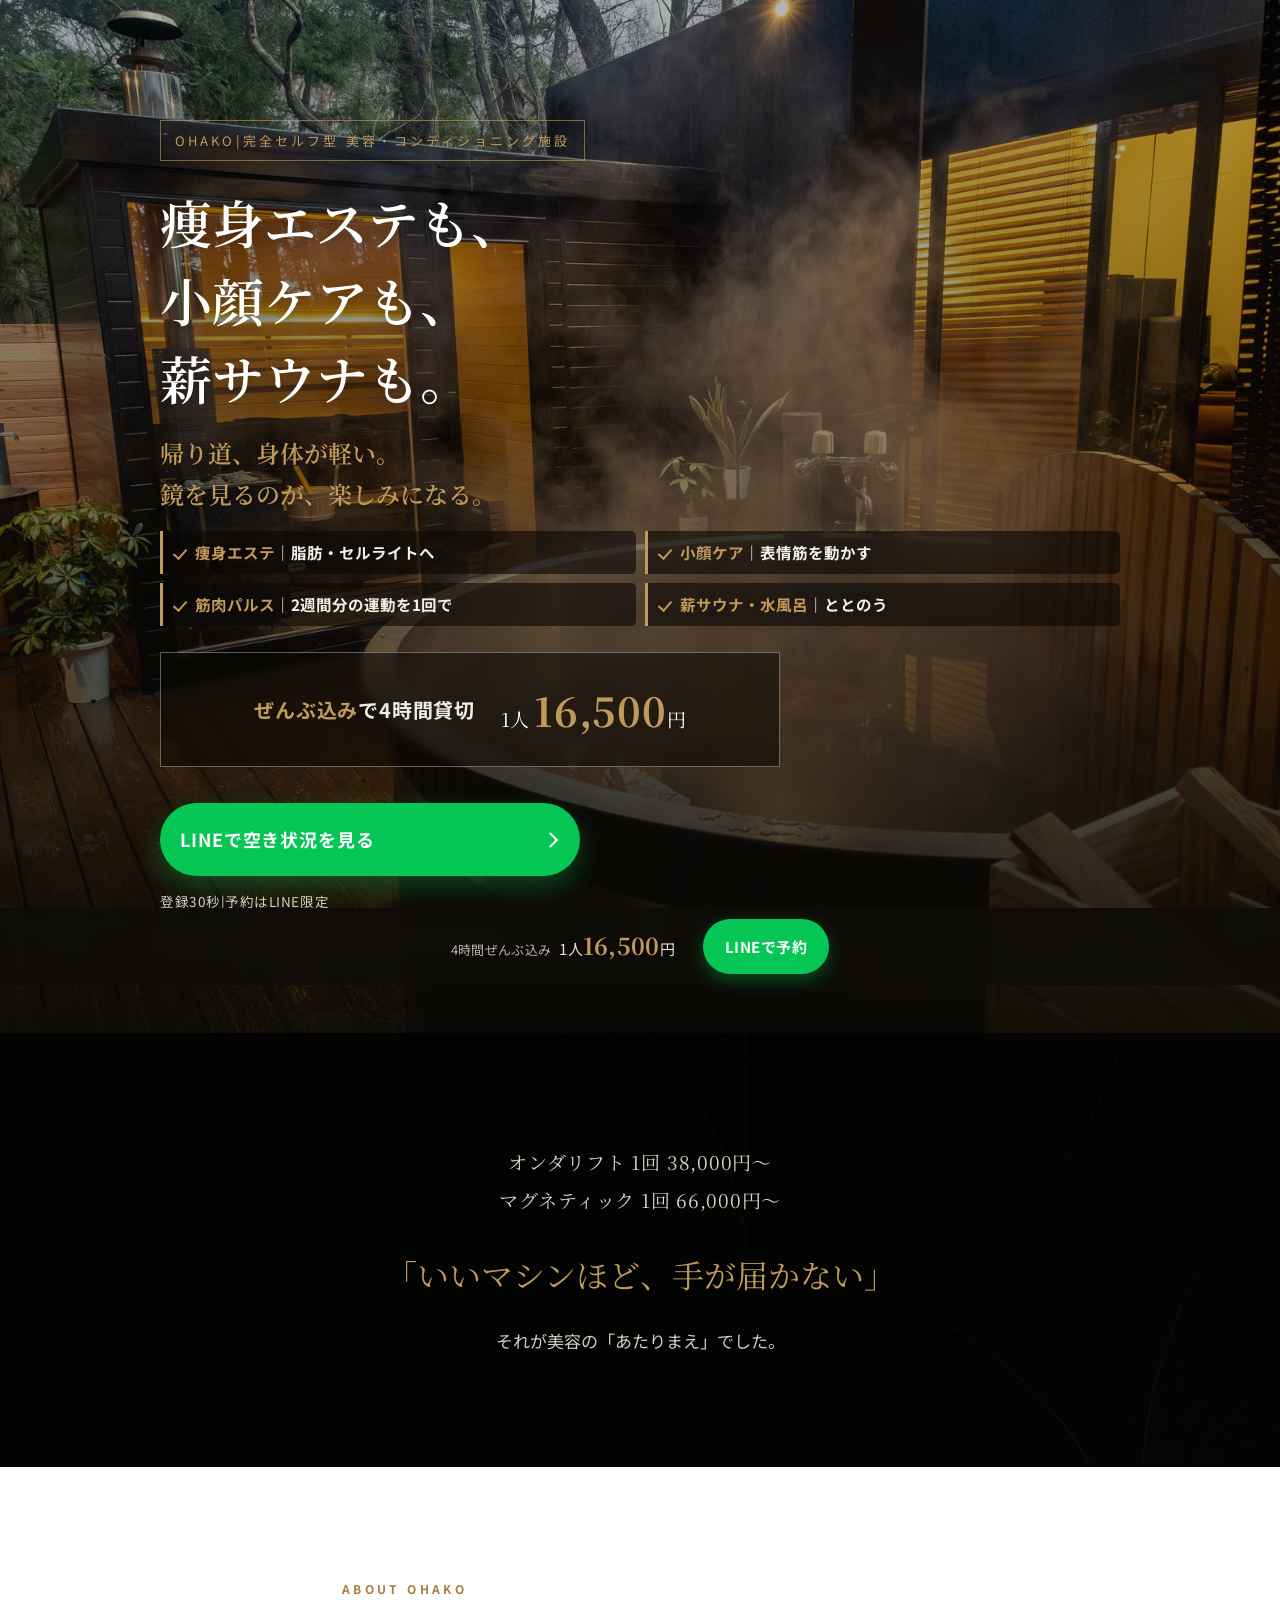
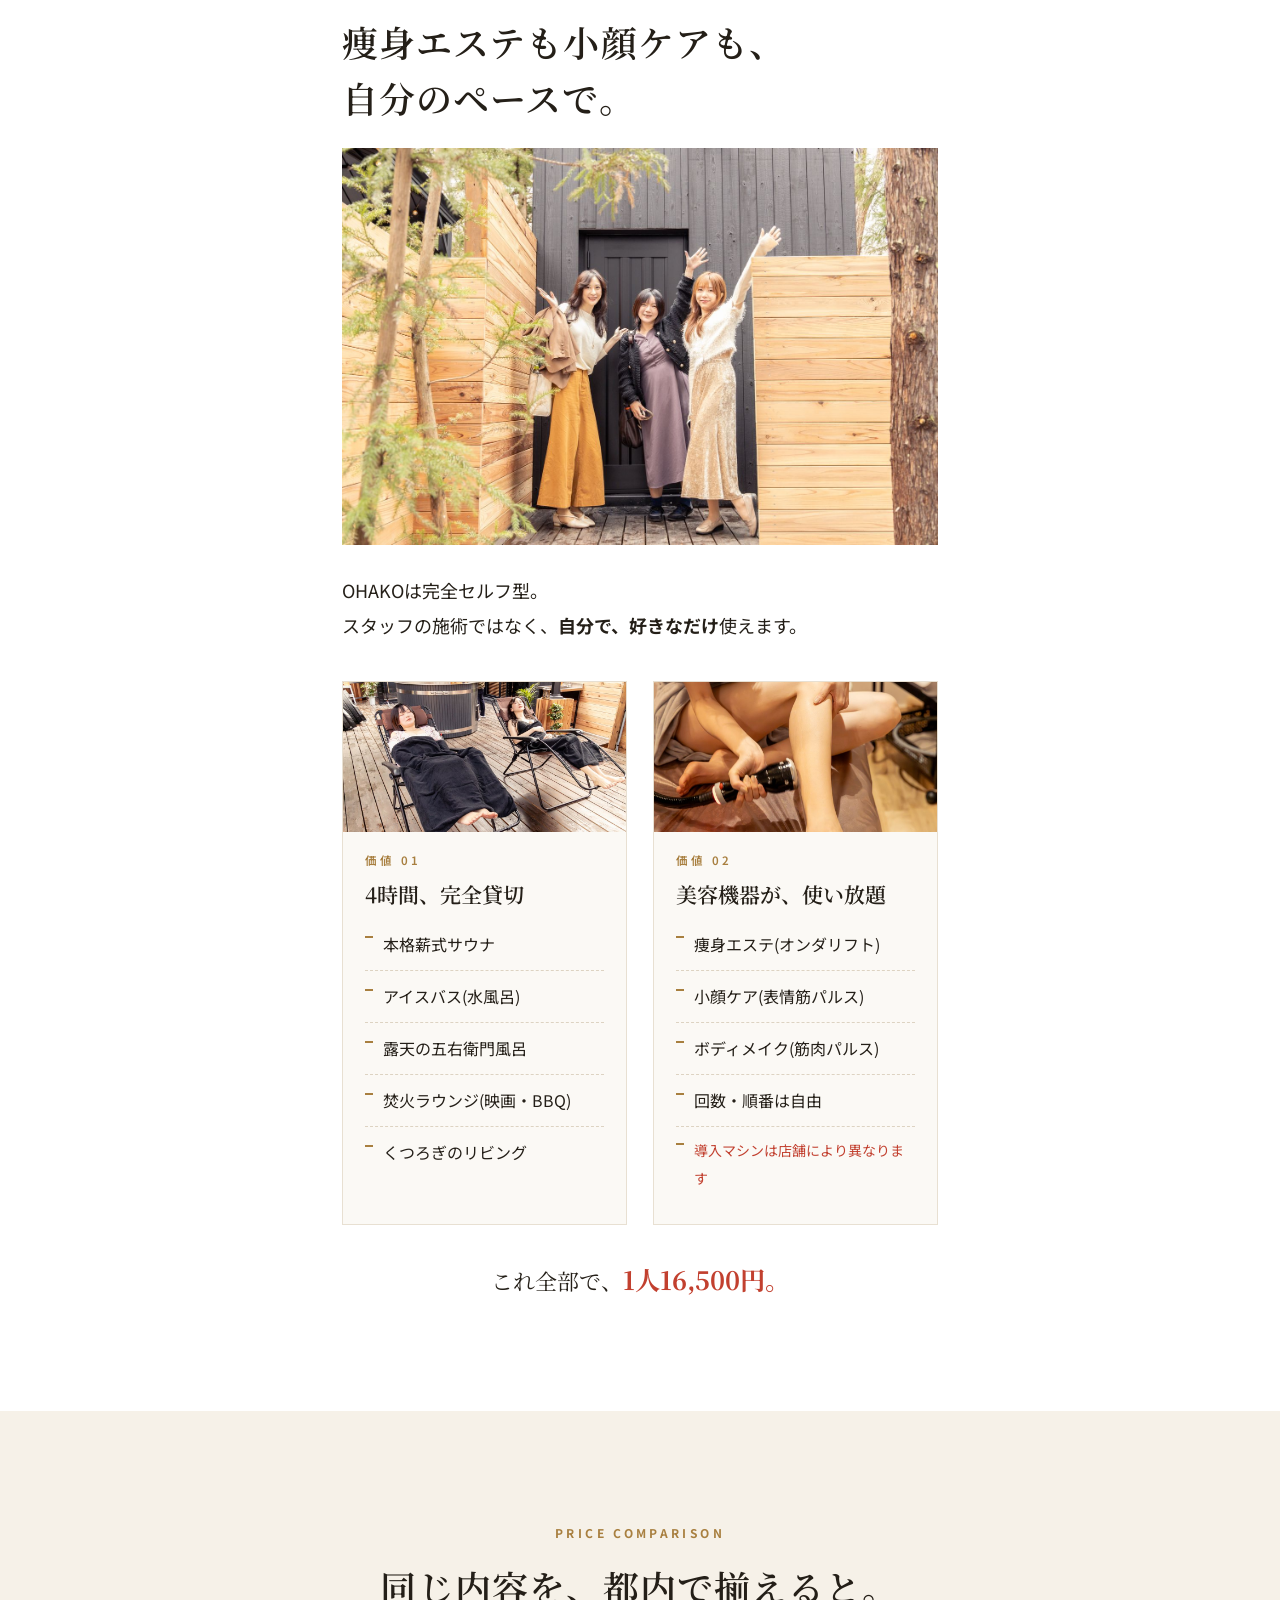
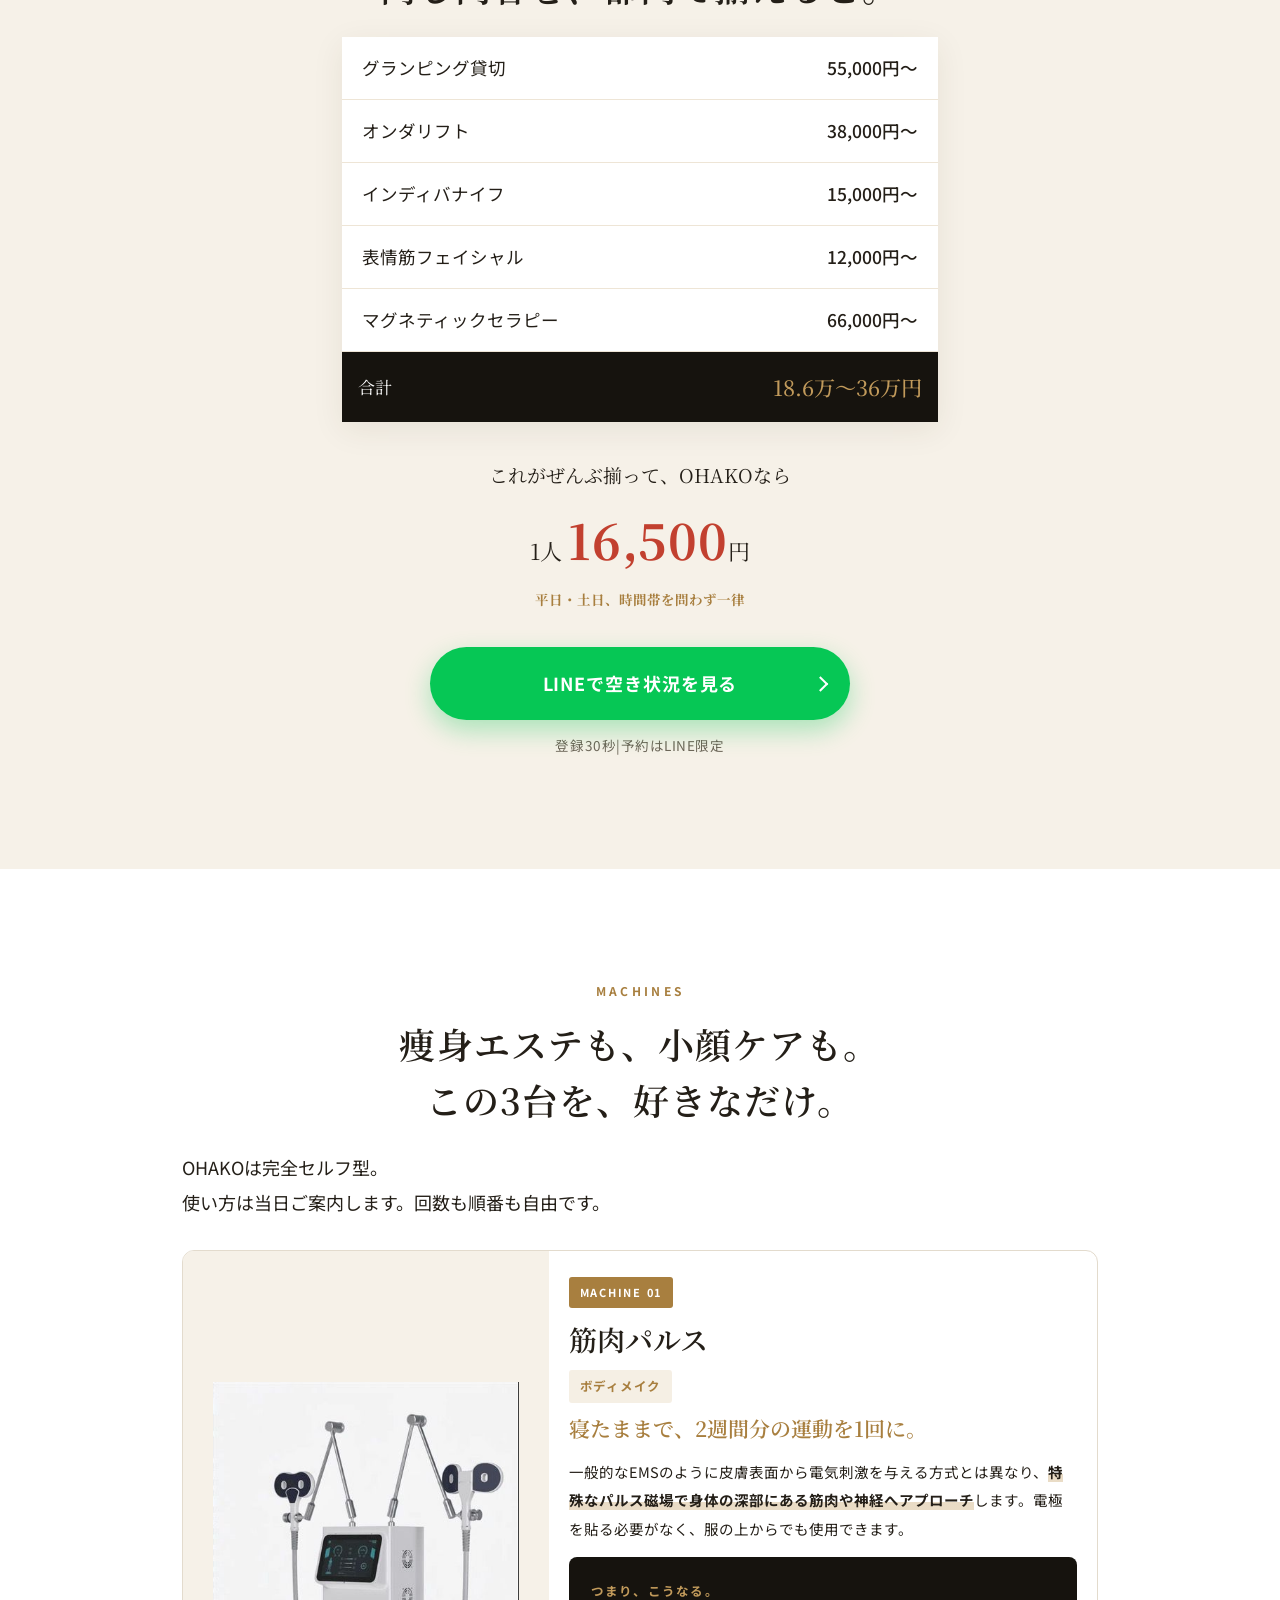
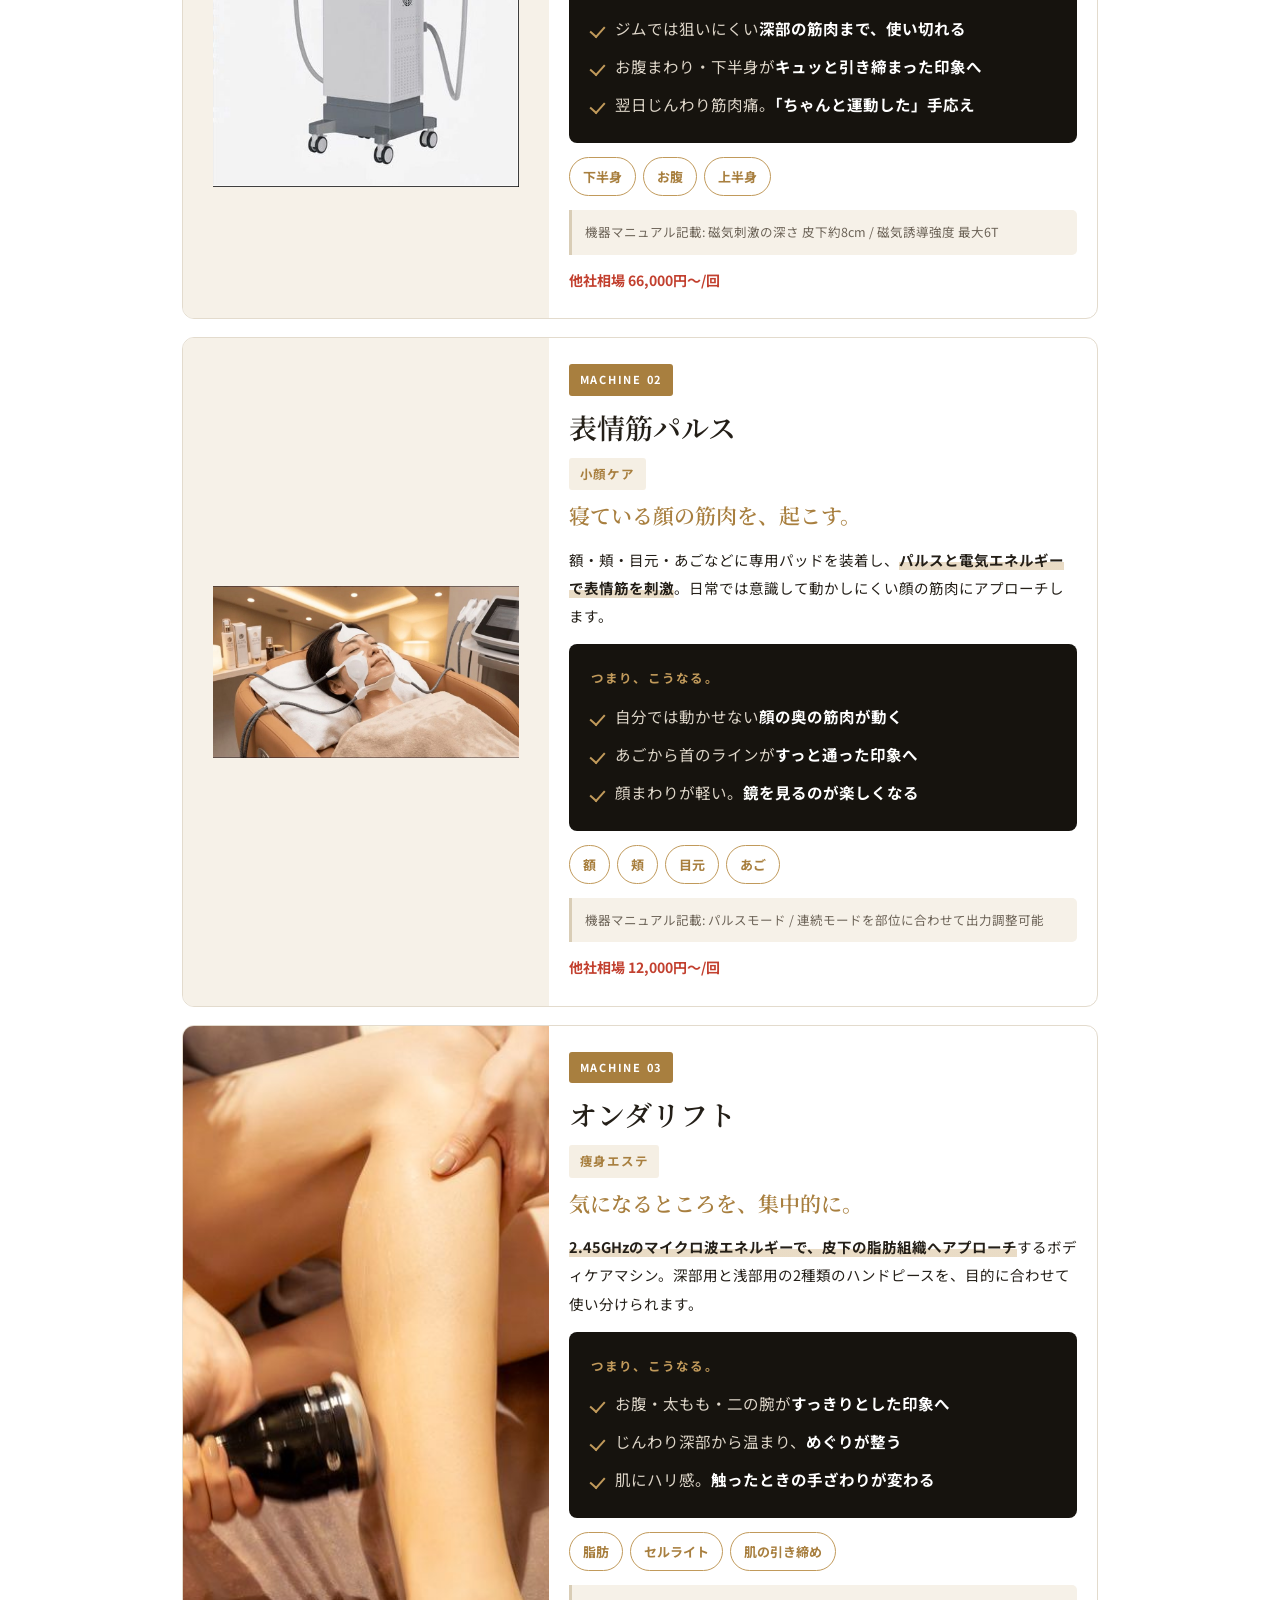
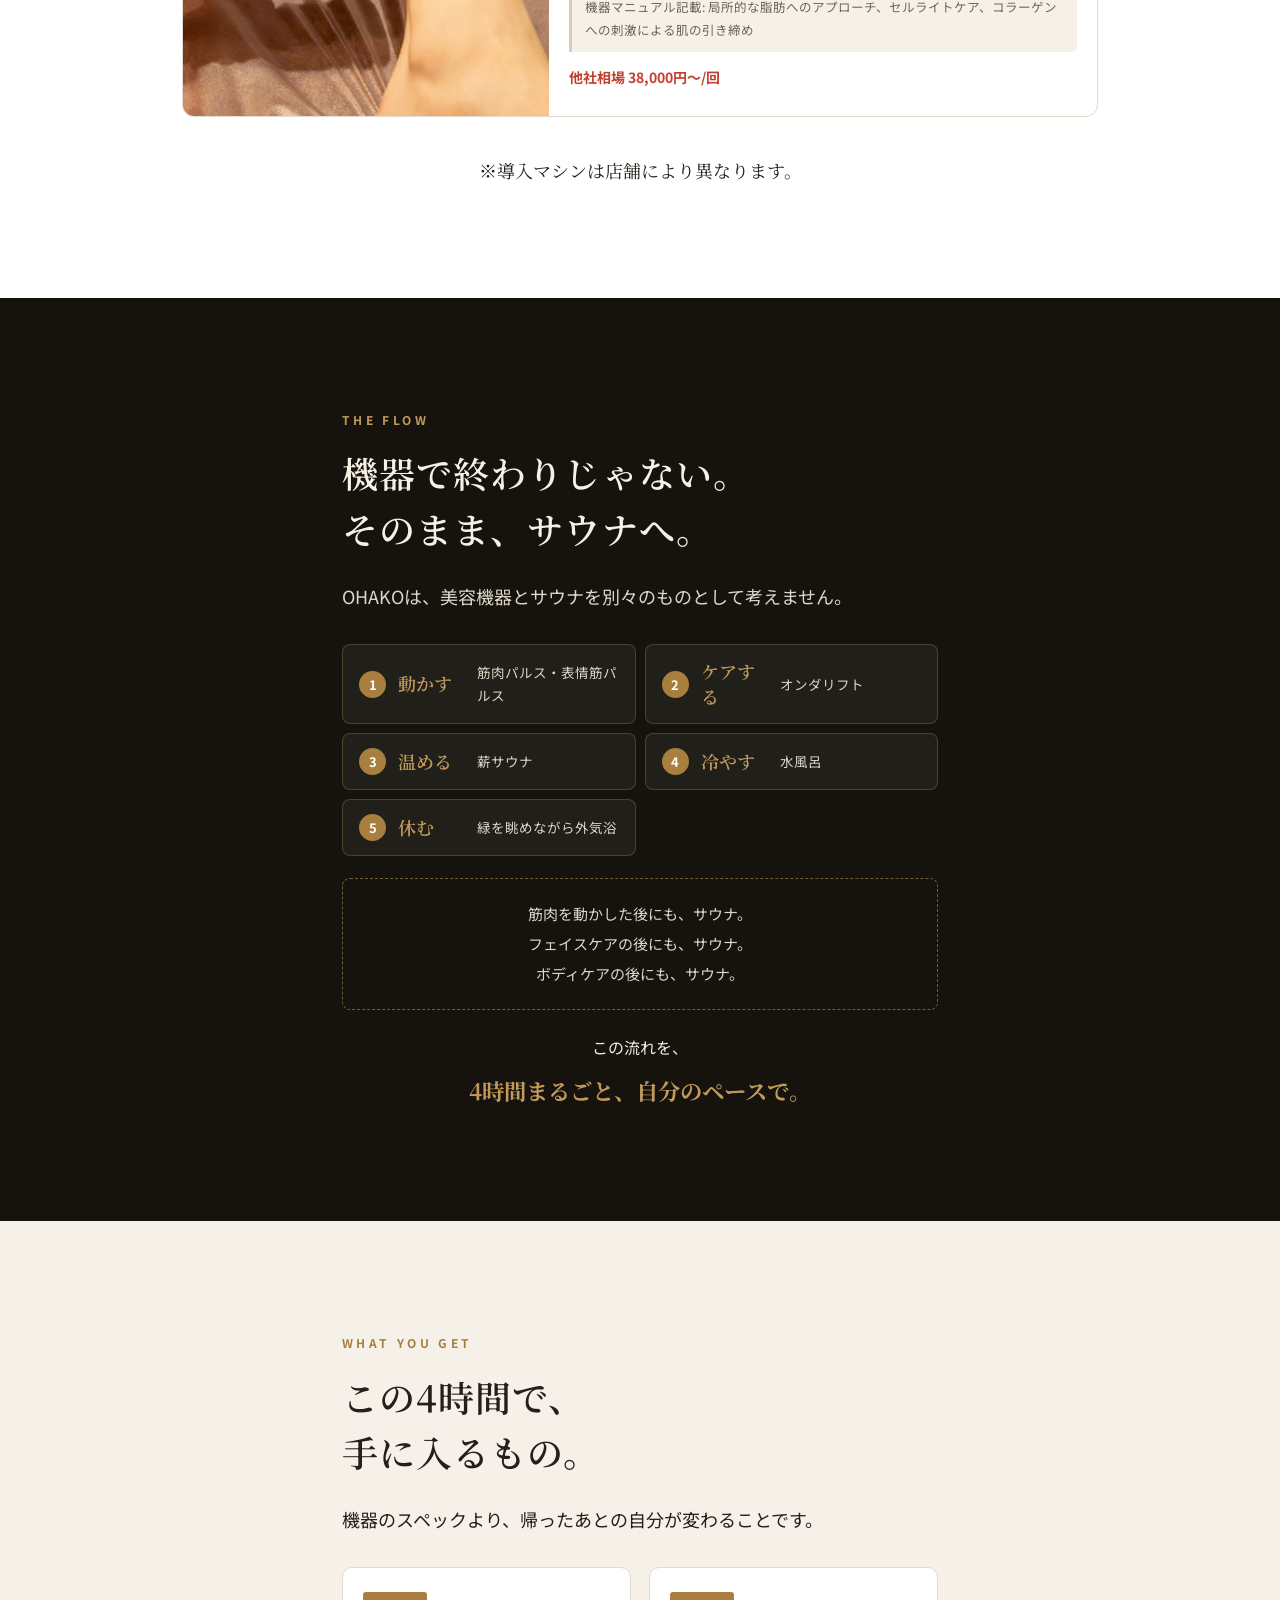
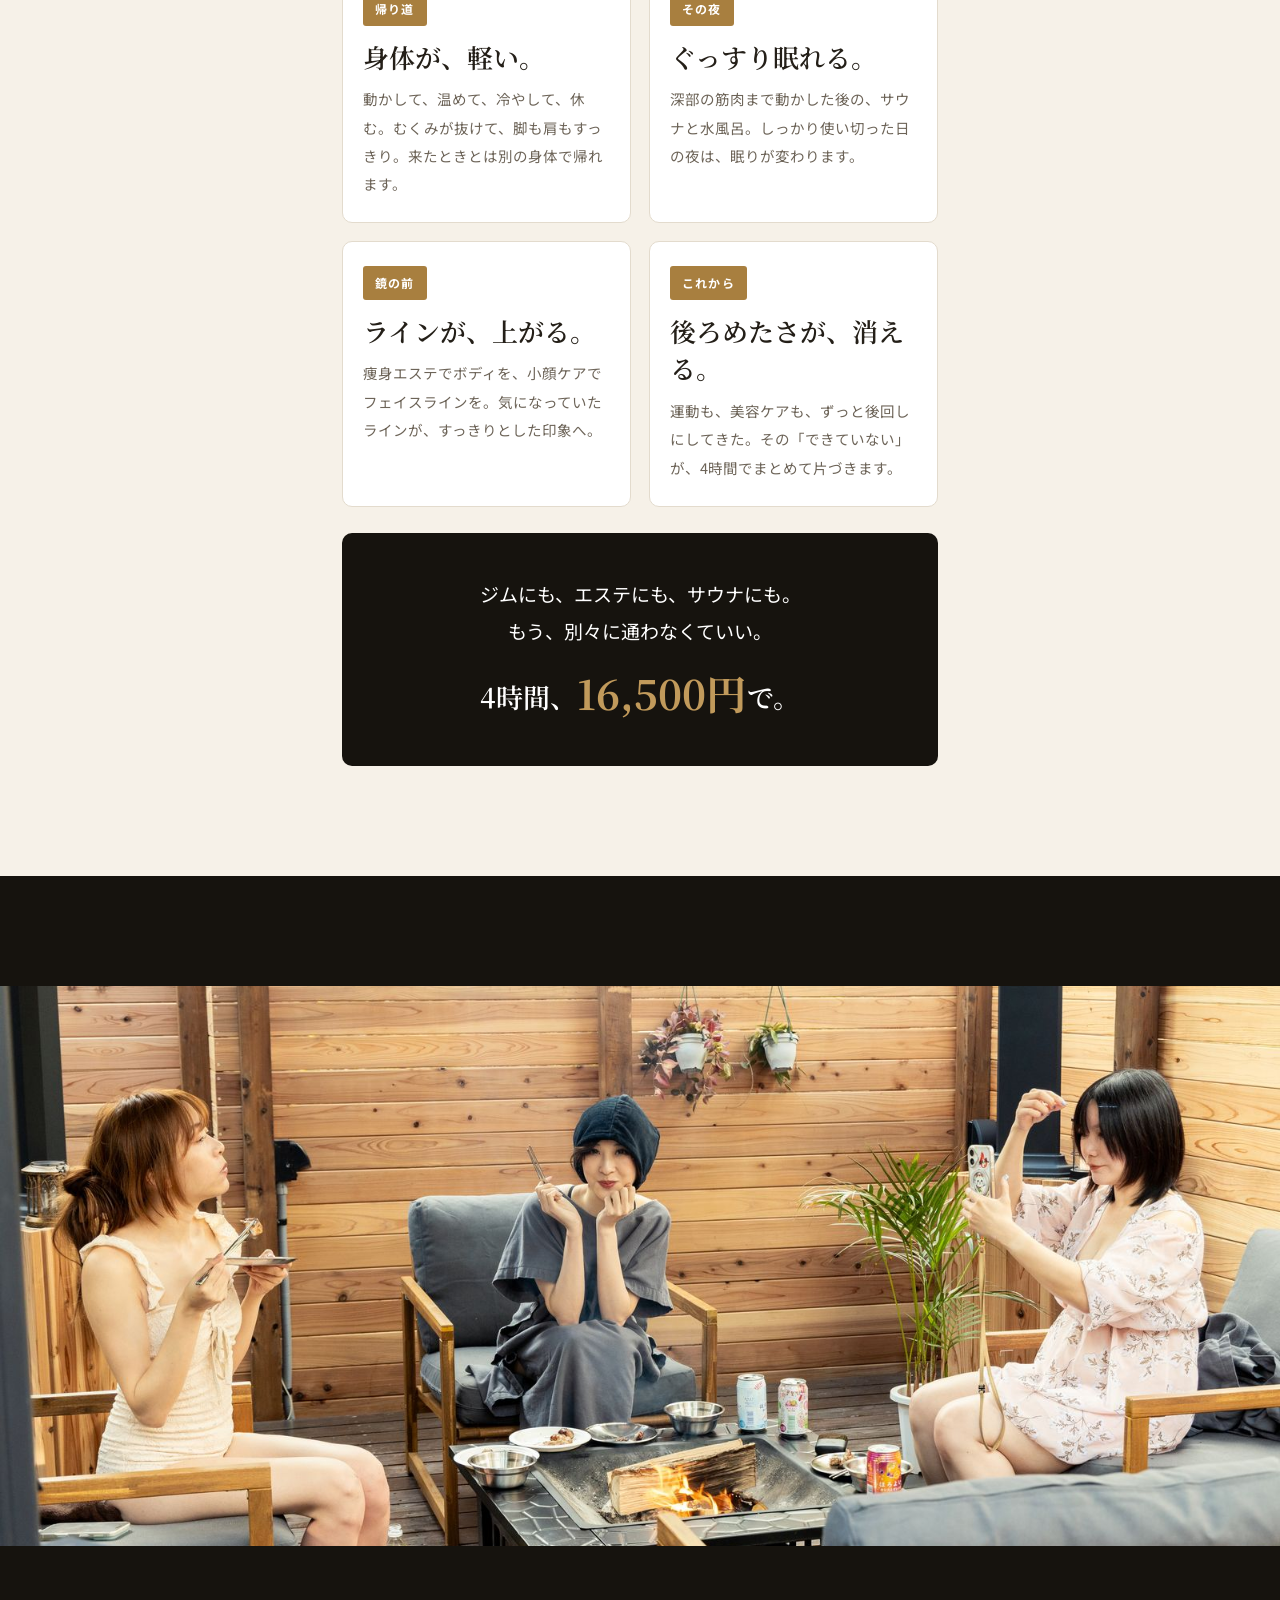
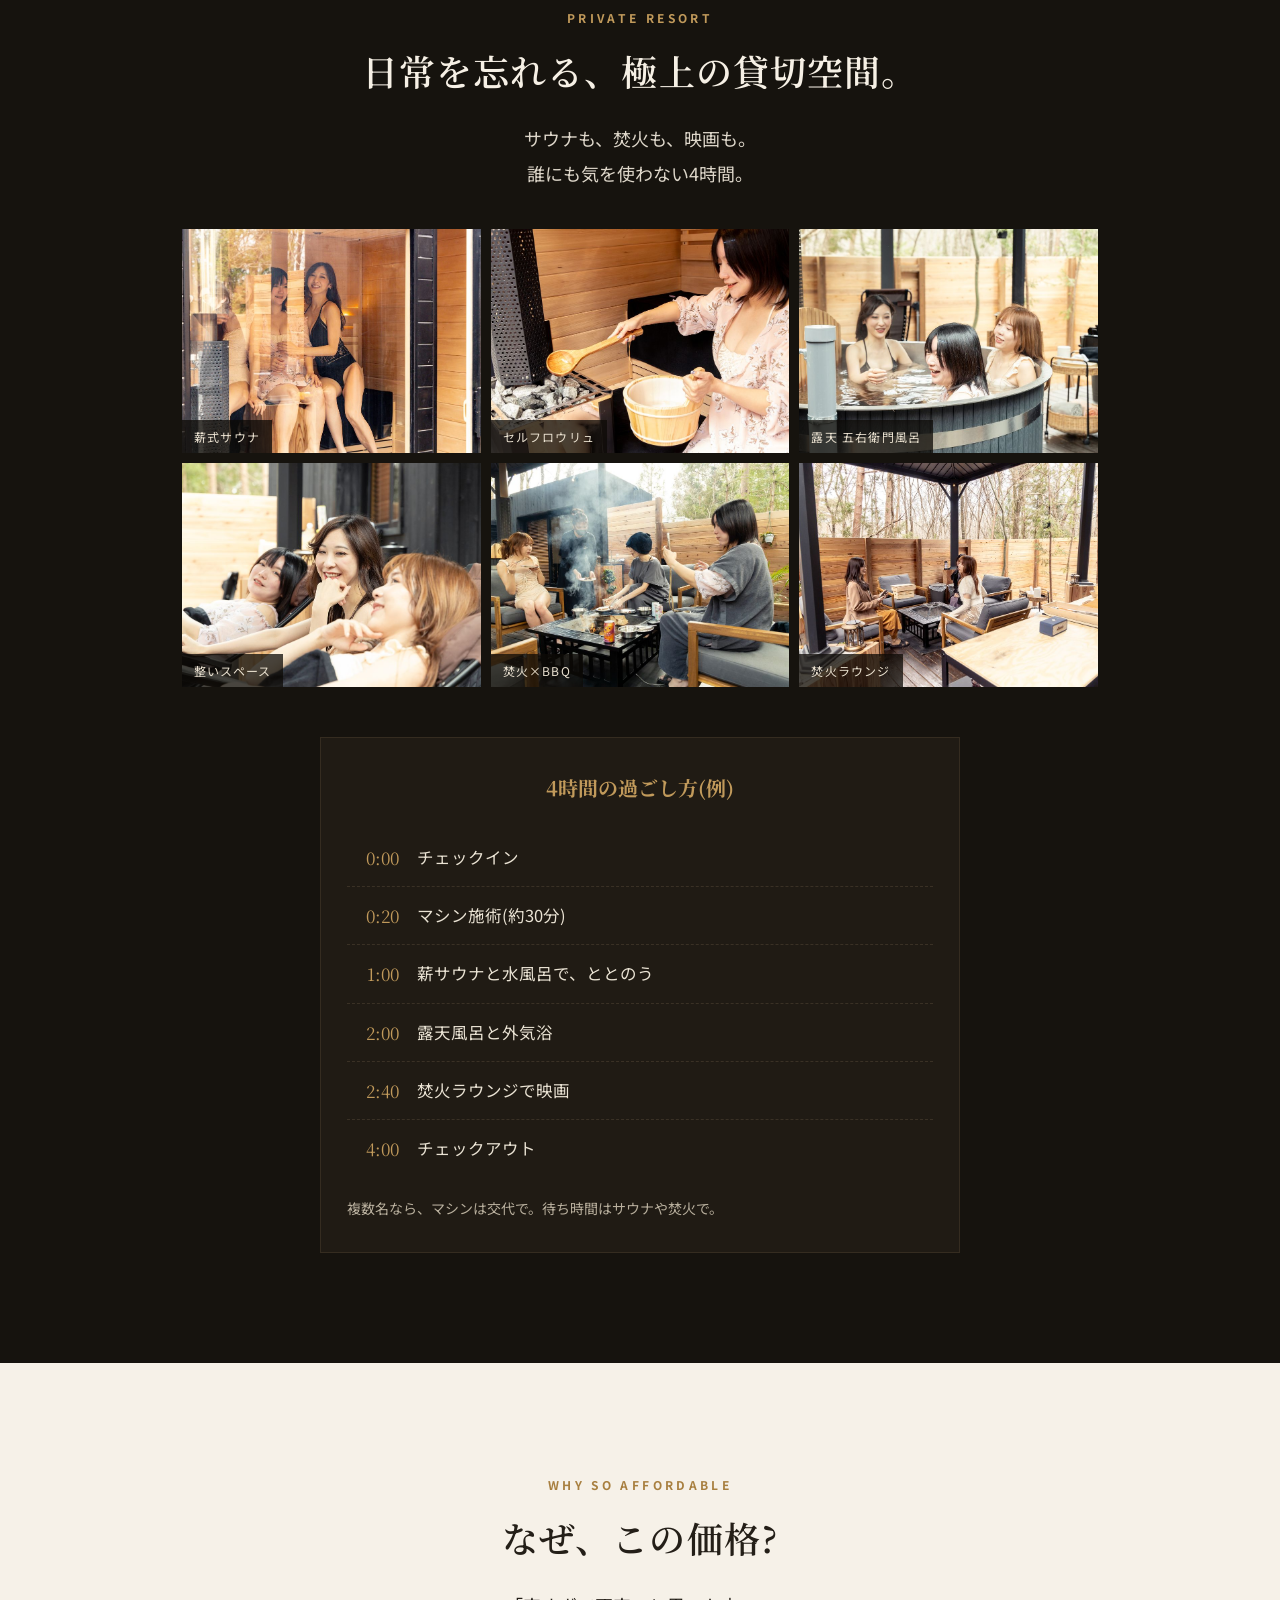
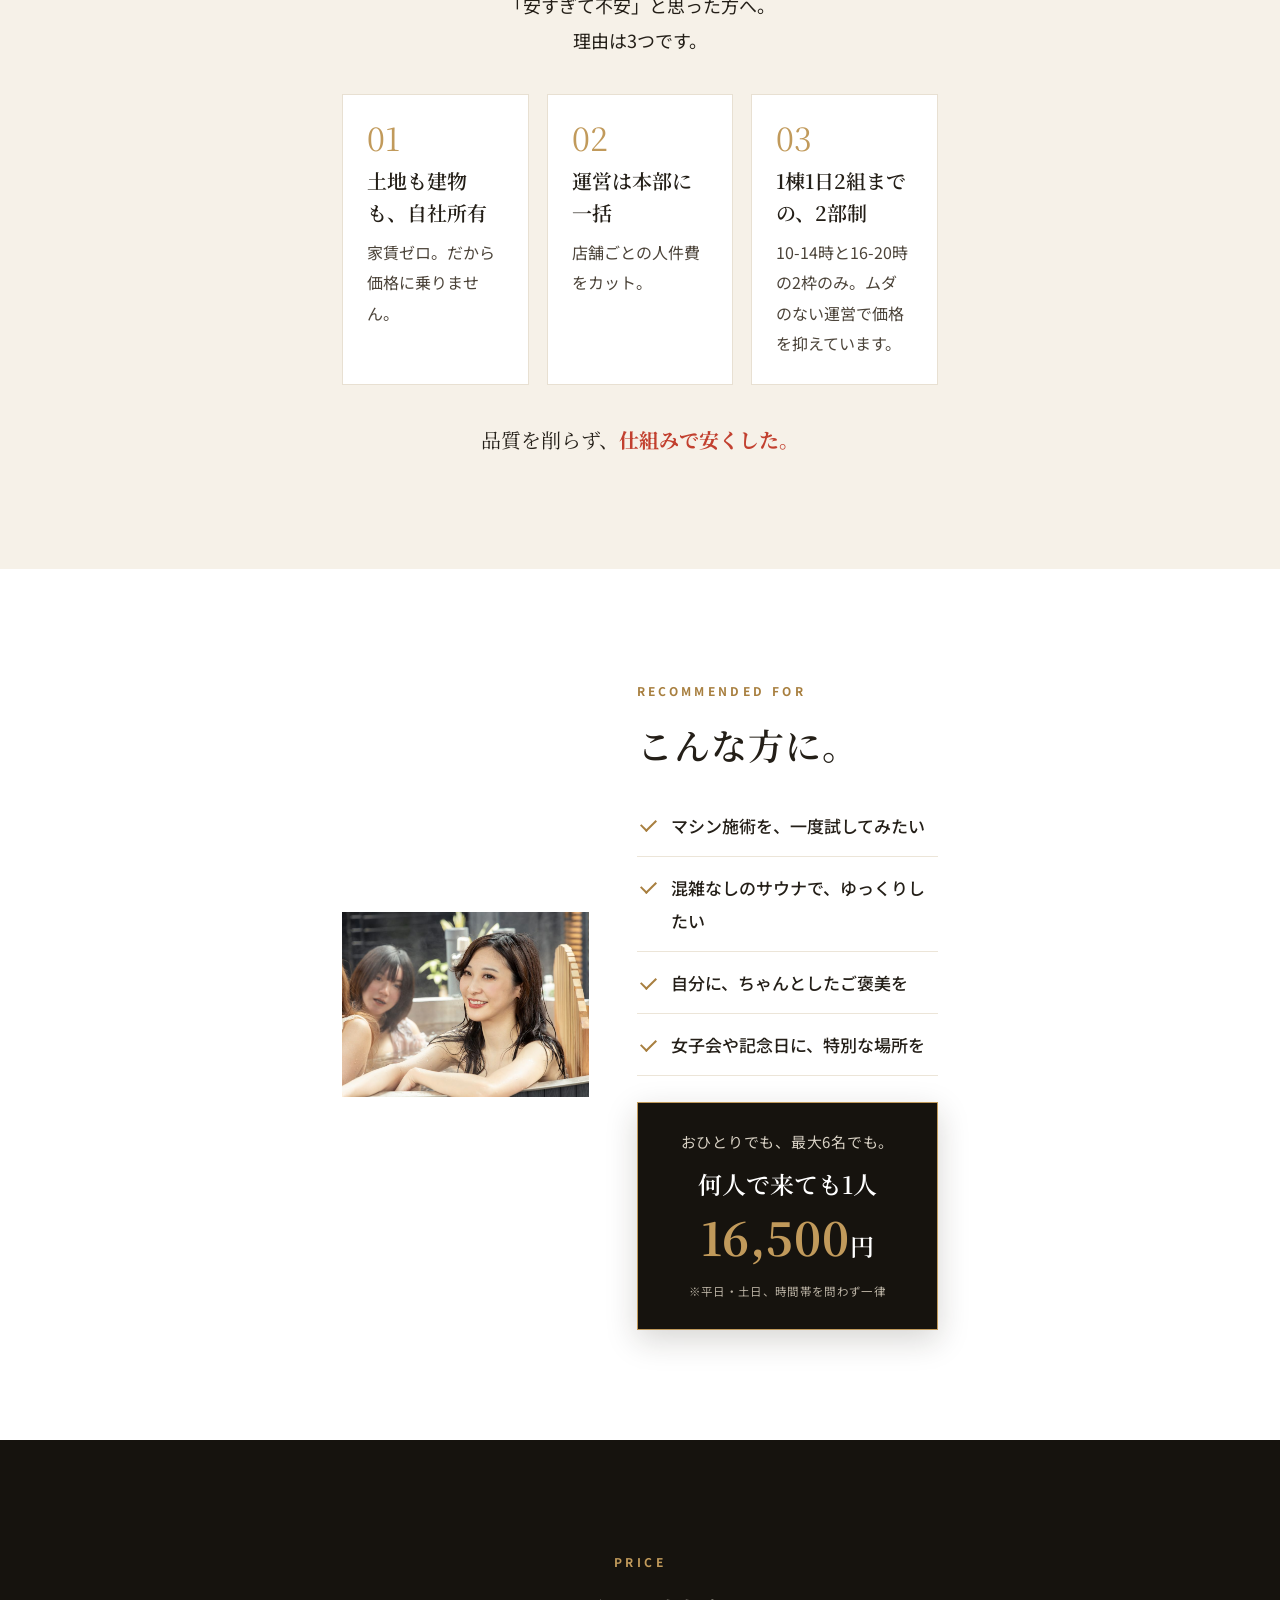
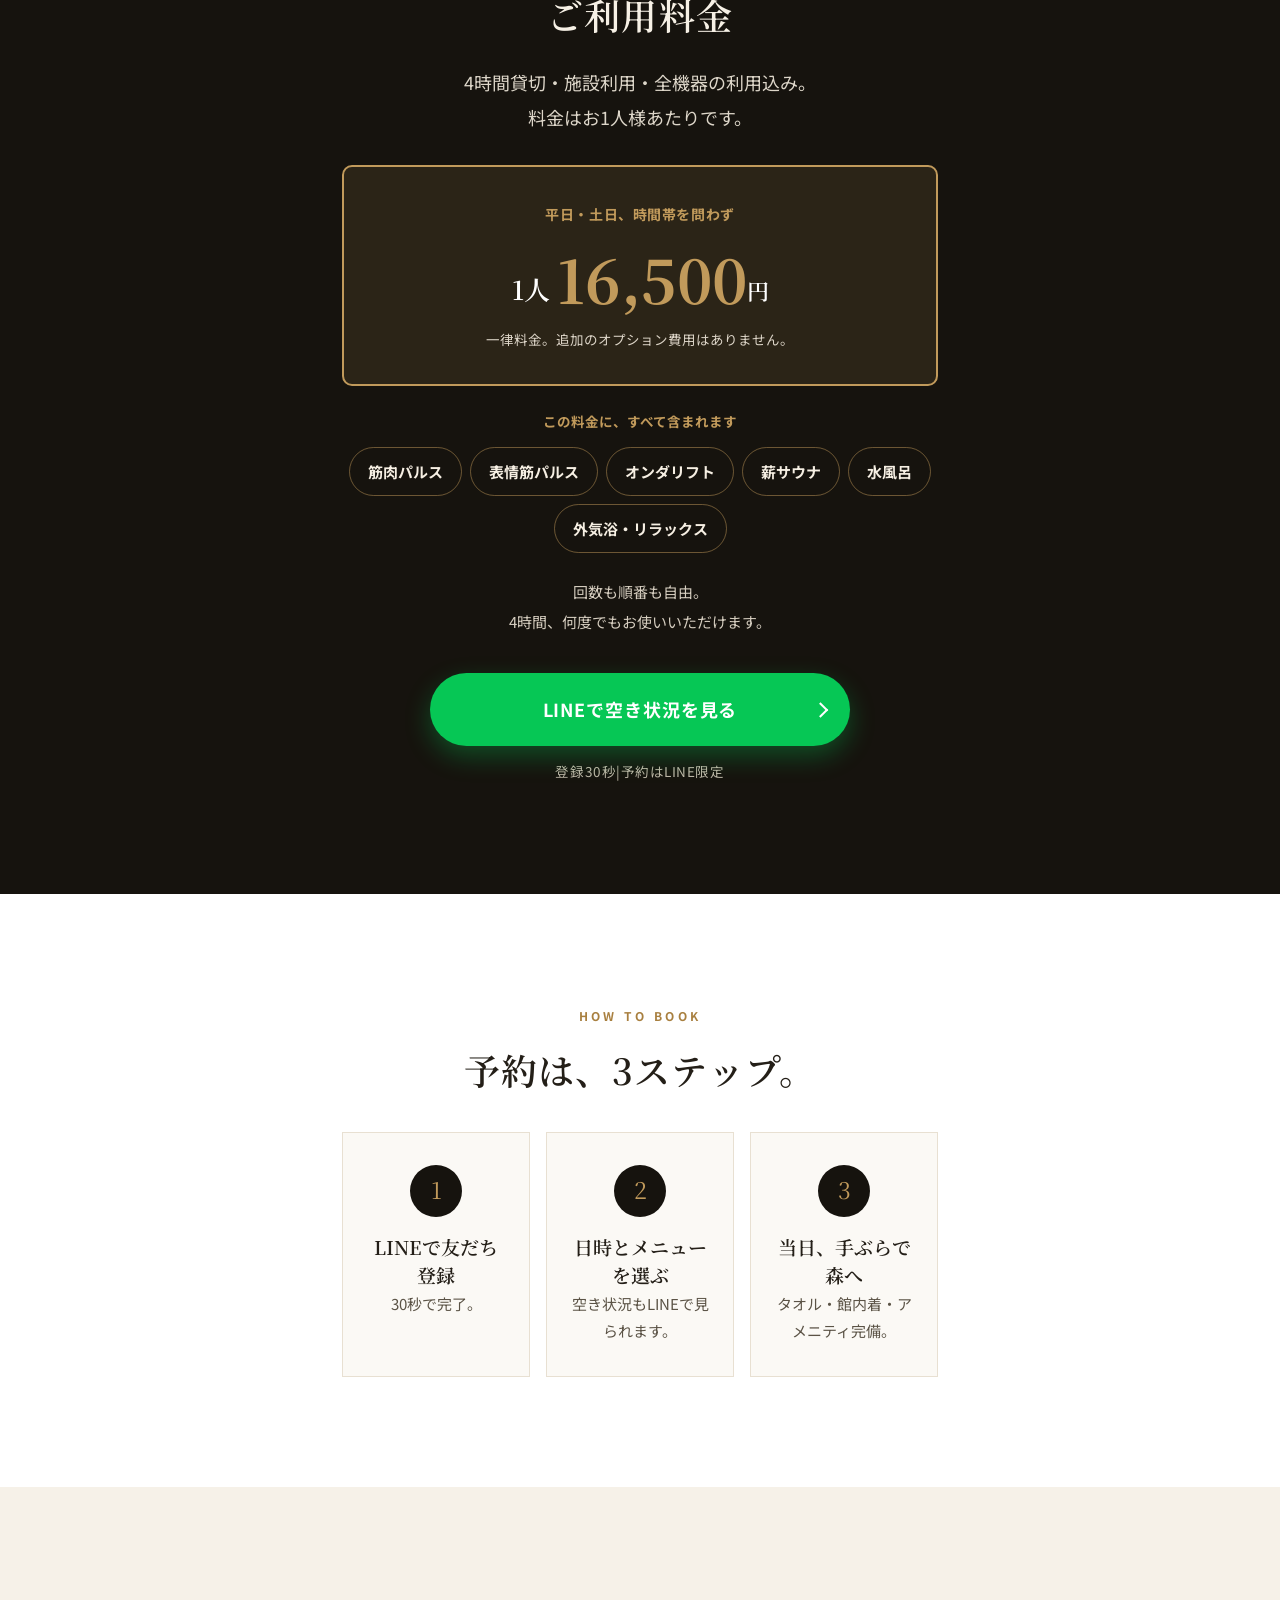
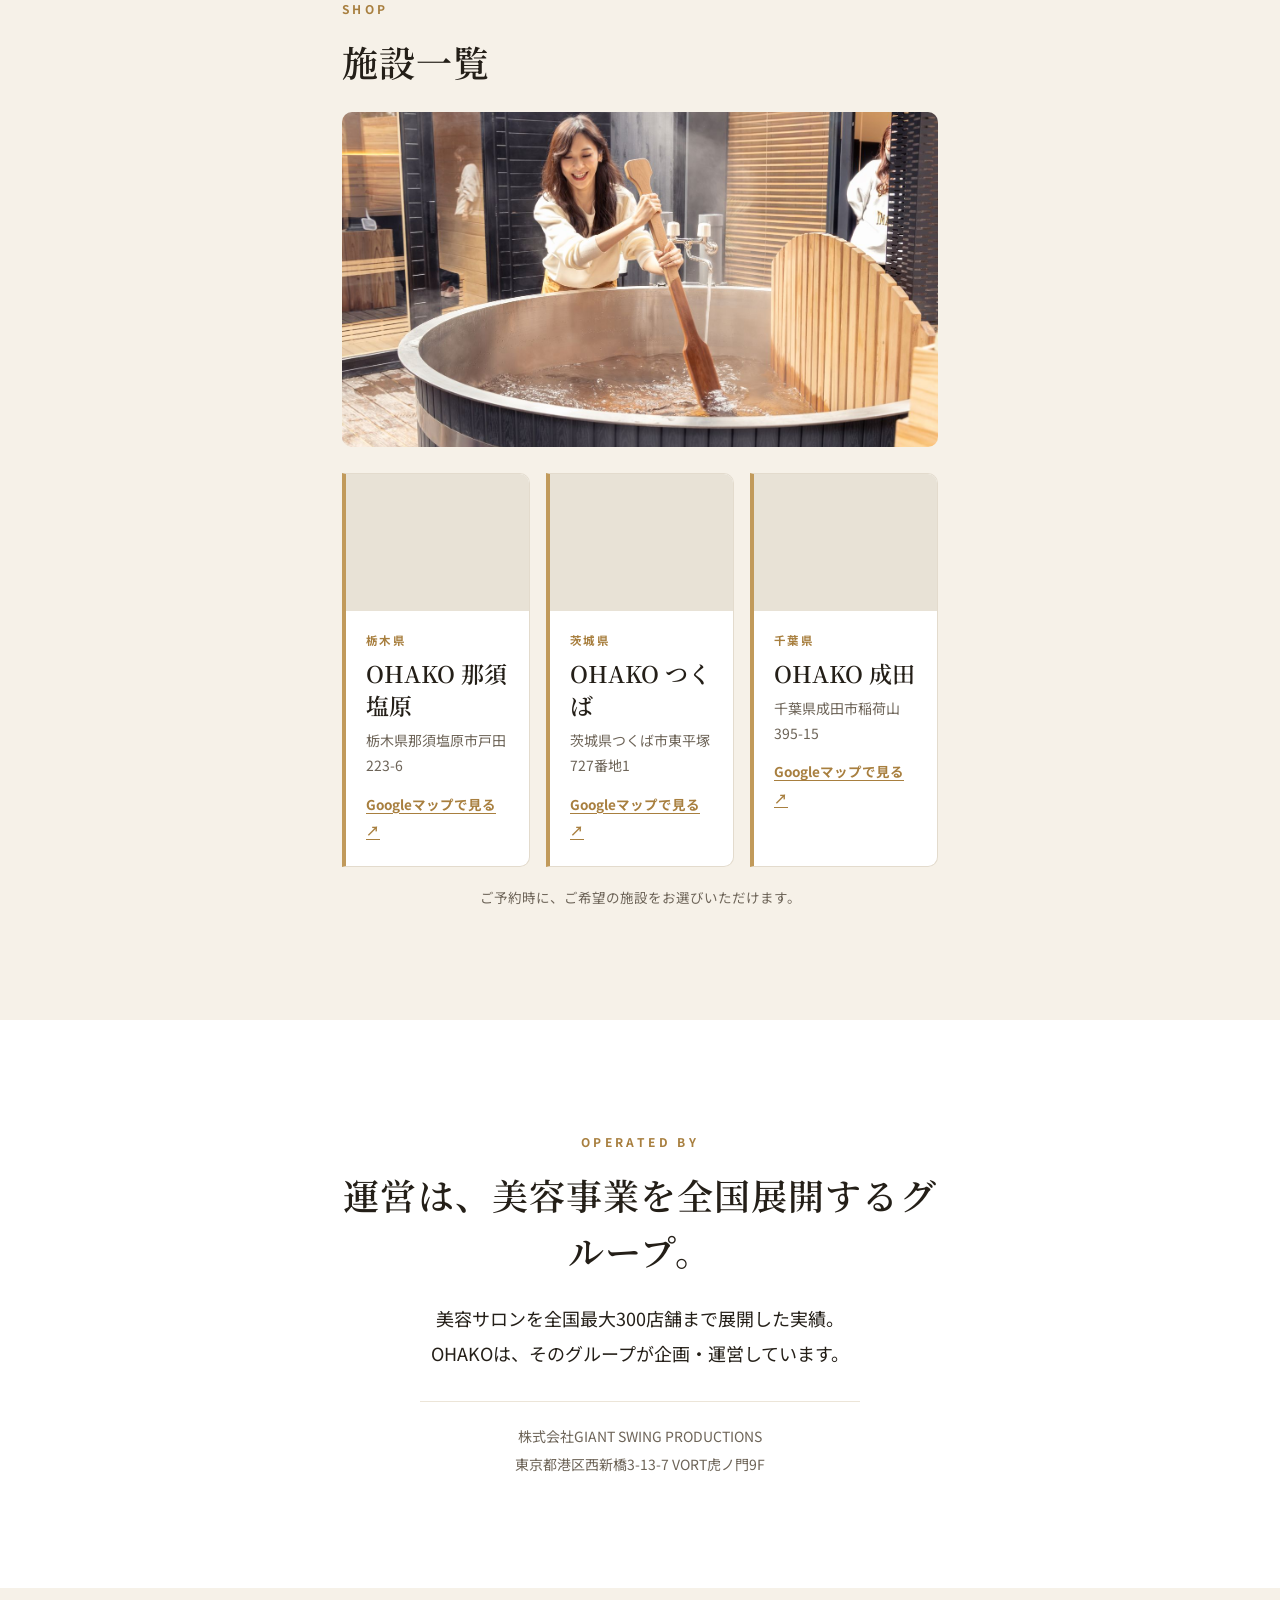
<file: beauty-line/index.html>
<!DOCTYPE html>
<html lang="ja">
<head>
<!-- variant: beauty-line | 美容×サウナ×BBQ | LINE | 1枠4時間 | 1名16,500円 -->
<meta charset="UTF-8">
<!-- Google Tag Manager -->
<script>(function(w,d,s,l,i){w[l]=w[l]||[];w[l].push({'gtm.start':
new Date().getTime(),event:'gtm.js'});var f=d.getElementsByTagName(s)[0],
j=d.createElement(s),dl=l!='dataLayer'?'&l='+l:'';j.async=true;j.src=
'https://www.googletagmanager.com/gtm.js?id='+i+dl;f.parentNode.insertBefore(j,f);
})(window,document,'script','dataLayer','GTM-NTWC288X');</script>
<!-- End Google Tag Manager -->
<meta name="viewport" content="width=device-width, initial-scale=1.0">
<title>OHAKO|痩身も小顔もサウナも、4時間ぜんぶ込みで16,500円（那須塩原・つくば・成田）</title>
<meta name="description" content="2週間分の運動を1回で凝縮する筋肉パルス、脂肪・セルライトにアプローチするオンダリフト、表情筋を動かす小顔ケア。さらに薪サウナ・水風呂で効果を後押し。都内相場186,000円〜360,000円相当が、4時間ぜんぶ込みで1人16,500円。完全セルフ型。那須塩原・つくば・成田の3施設。予約はLINE限定。">
<!-- プレビュー公開用。本番配信時に削除を検討 -->
<meta name="robots" content="noindex, nofollow">
<link rel="preconnect" href="https://fonts.googleapis.com">
<link rel="preconnect" href="https://fonts.gstatic.com" crossorigin>
<link href="https://fonts.googleapis.com/css2?family=Noto+Sans+JP:wght@400;500;700&family=Noto+Serif+JP:wght@500;600;700&display=swap" rel="stylesheet">
<link rel="stylesheet" href="../css/style.css">
</head>
<body>
<!-- Google Tag Manager (noscript) -->
<noscript><iframe src="https://www.googletagmanager.com/ns.html?id=GTM-NTWC288X"
height="0" width="0" style="display:none;visibility:hidden"></iframe></noscript>
<!-- End Google Tag Manager (noscript) -->

<!-- ============================================================
  LINE友だち追加リンク: セルフ型LP用の計測URL(2026-09-11 設定)
  https://s.lmes.jp/landing-qr/2008844403-6XdTkSMm?uLand=hKe9eZ (全CTA共通 / class="js-line")
  施設を追加する場合: Sec.11 の shop__list に <li class="shop"> を足す
============================================================= -->

<!-- Sec.1 ファーストビュー -->
<header class="fv">
  <div class="fv__bg">
    <img src="../img/fv-goemon-dusk.jpg" alt="夕暮れのOHAKO。湯気の立つ露天五右衛門風呂とサウナ棟" class="fv__img">
  </div>
  <div class="fv__inner">
    <p class="fv__area">OHAKO|完全セルフ型 美容・コンディショニング施設</p>
    <h1 class="fv__catch">痩身エステも、<br>小顔ケアも、<br>薪サウナも。</h1>
    <p class="fv__benefit">帰り道、身体が軽い。<br>鏡を見るのが、楽しみになる。</p>
    <ul class="fv__gets">
      <li><em>痩身エステ</em>｜脂肪・セルライトへ</li>
      <li><em>小顔ケア</em>｜表情筋を動かす</li>
      <li><em>筋肉パルス</em>｜2週間分の運動を1回で</li>
      <li><em>薪サウナ・水風呂</em>｜ととのう</li>
    </ul>
    <div class="fv__badge">
      <span class="fv__badge-inc"><em>ぜんぶ込み</em>で4時間貸切</span>
      <span class="fv__badge-now">1人 <em>16,500</em>円</span>
    </div>
    <div class="cta">
      <a class="btn-line js-line" href="https://s.lmes.jp/landing-qr/2008844403-6XdTkSMm?uLand=hKe9eZ">LINEで空き状況を見る</a>
      <p class="cta__note">登録30秒|予約はLINE限定</p>
    </div>
    <p class="fv__small">料金はお1人様あたり・一律|1回のご予約で最大6名まで</p>
  </div>
</header>

<main>

<!-- Sec.2 共感(問題提起) -->
<section class="sec sec--dark empathy reveal">
  <div class="container">
    <p class="empathy__price">オンダリフト 1回 38,000円〜<br>マグネティック 1回 66,000円〜</p>
    <p class="empathy__voice">「いいマシンほど、<br class="sp">手が届かない」</p>
    <p class="empathy__body">それが美容の「あたりまえ」でした。</p>
  </div>
</section>

<!-- Sec.3 OHAKOとは(What is) -->
<section class="sec whatis reveal">
  <div class="container">
    <p class="sec__eyebrow">ABOUT OHAKO</p>
    <h2 class="sec__title">痩身エステも小顔ケアも、<br>自分のペースで。</h2>
    <figure class="whatis__photo">
      <img src="../img/entrance-welcome.jpg" alt="森の中のOHAKO入口で手を振って出迎える3人の女性" loading="lazy">
    </figure>
    <p class="sec__body">OHAKOは完全セルフ型。<br>スタッフの施術ではなく、<strong>自分で、好きなだけ</strong>使えます。</p>

    <div class="value">
      <div class="value__card">
        <img src="../img/sotokiyoku.jpg" alt="外気浴スペースのリクライナーでくつろぐ2人の女性" loading="lazy">
        <h3><span>価値 01</span>4時間、完全貸切</h3>
        <ul>
          <li>本格薪式サウナ</li>
          <li>アイスバス(水風呂)</li>
          <li>露天の五右衛門風呂</li>
          <li>焚火ラウンジ(映画・BBQ)</li>
          <li>くつろぎのリビング</li>
        </ul>
      </div>
      <div class="value__card">
        <img src="../img/treatment-self.jpg" alt="美容マシンでボディケアをする女性" loading="lazy">
        <h3><span>価値 02</span>美容機器が、使い放題</h3>
        <ul>
          <li>痩身エステ(オンダリフト)</li>
          <li>小顔ケア(表情筋パルス)</li>
          <li>ボディメイク(筋肉パルス)</li>
          <li>回数・順番は自由</li>
          <li class="value__note">導入マシンは店舗により異なります</li>
        </ul>
      </div>
    </div>
    <p class="whatis__punch">これ全部で、<strong>1人16,500円。</strong></p>
  </div>
</section>

<!-- Sec.4 証拠①: 相場比較 -->
<section class="sec sec--cream compare reveal">
  <div class="container">
    <p class="sec__eyebrow">PRICE COMPARISON</p>
    <h2 class="sec__title">同じ内容を、<br class="sp">都内で揃えると。</h2>
    <table class="compare__table">
      <tbody>
        <tr><td>グランピング貸切</td><td>55,000円〜</td></tr>
        <tr><td>オンダリフト</td><td>38,000円〜</td></tr>
        <tr><td>インディバナイフ</td><td>15,000円〜</td></tr>
        <tr><td>表情筋フェイシャル</td><td>12,000円〜</td></tr>
        <tr><td>マグネティックセラピー</td><td>66,000円〜</td></tr>
      </tbody>
      <tfoot>
        <tr><td>合計</td><td><em>18.6万〜36万円</em></td></tr>
      </tfoot>
    </table>
    <div class="compare__answer">
      <p>これがぜんぶ揃って、OHAKOなら</p>
      <p class="compare__price">1人 <em>16,500</em>円</p>
      <p class="compare__flat">平日・土日、時間帯を問わず一律</p>
    </div>
    <div class="cta">
      <a class="btn-line js-line" href="https://s.lmes.jp/landing-qr/2008844403-6XdTkSMm?uLand=hKe9eZ">LINEで空き状況を見る</a>
      <p class="cta__note">登録30秒|予約はLINE限定</p>
    </div>
  </div>
</section>

<!-- Sec.5 証拠②: 導入機器（完全セルフ型・具体内容） -->
<section class="sec machines reveal">
  <div class="container">
    <p class="sec__eyebrow">MACHINES</p>
    <h2 class="sec__title">痩身エステも、小顔ケアも。<br>この3台を、好きなだけ。</h2>
    <p class="sec__body">OHAKOは完全セルフ型。<br>使い方は当日ご案内します。回数も順番も自由です。</p>

    <article class="mc">
      <div class="mc__photo"><img src="../img/machine-magnetic.jpg" alt="筋肉パルス機器の本体" loading="lazy" width="436" height="579"></div>
      <div class="mc__body">
        <p class="mc__tag">MACHINE 01</p>
        <h3 class="mc__name">筋肉パルス</h3>
        <p class="mc__sub">ボディメイク</p>
        <p class="mc__catch">寝たままで、2週間分の運動を1回に。</p>
        <p class="mc__desc">一般的なEMSのように皮膚表面から電気刺激を与える方式とは異なり、<strong>特殊なパルス磁場で身体の深部にある筋肉や神経へアプローチ</strong>します。電極を貼る必要がなく、服の上からでも使用できます。</p>

        <div class="mc__result">
          <p class="mc__result-ttl">つまり、こうなる。</p>
          <ul>
            <li>ジムでは狙いにくい<strong>深部の筋肉まで、使い切れる</strong></li>
            <li>お腹まわり・下半身が<strong>キュッと引き締まった印象へ</strong></li>
            <li>翌日じんわり筋肉痛。<strong>「ちゃんと運動した」手応え</strong></li>
          </ul>
        </div>

        <ul class="mc__parts"><li>下半身</li><li>お腹</li><li>上半身</li></ul>
        <p class="mc__spec">機器マニュアル記載: 磁気刺激の深さ 皮下約8cm / 磁気誘導強度 最大6T</p>
        <p class="mc__market">他社相場 66,000円〜/回</p>
      </div>
    </article>

    <article class="mc">
      <div class="mc__photo"><img src="../img/machine-facial.jpg" alt="表情筋パルスのフェイスケアマシン" loading="lazy" width="898" height="504"></div>
      <div class="mc__body">
        <p class="mc__tag">MACHINE 02</p>
        <h3 class="mc__name">表情筋パルス</h3>
        <p class="mc__sub">小顔ケア</p>
        <p class="mc__catch">寝ている顔の筋肉を、起こす。</p>
        <p class="mc__desc">額・頬・目元・あごなどに専用パッドを装着し、<strong>パルスと電気エネルギーで表情筋を刺激</strong>。日常では意識して動かしにくい顔の筋肉にアプローチします。</p>

        <div class="mc__result">
          <p class="mc__result-ttl">つまり、こうなる。</p>
          <ul>
            <li>自分では動かせない<strong>顔の奥の筋肉が動く</strong></li>
            <li>あごから首のラインが<strong>すっと通った印象へ</strong></li>
            <li>顔まわりが軽い。<strong>鏡を見るのが楽しくなる</strong></li>
          </ul>
        </div>

        <ul class="mc__parts"><li>額</li><li>頬</li><li>目元</li><li>あご</li></ul>
        <p class="mc__spec">機器マニュアル記載: パルスモード / 連続モードを部位に合わせて出力調整可能</p>
        <p class="mc__market">他社相場 12,000円〜/回</p>
      </div>
    </article>

    <article class="mc">
      <div class="mc__photo"><img src="../img/treatment-self.jpg" alt="オンダリフトのハンドピースを自分で脚に当てている様子" loading="lazy" width="1000" height="667"></div>
      <div class="mc__body">
        <p class="mc__tag">MACHINE 03</p>
        <h3 class="mc__name">オンダリフト</h3>
        <p class="mc__sub">痩身エステ</p>
        <p class="mc__catch">気になるところを、集中的に。</p>
        <p class="mc__desc"><strong>2.45GHzのマイクロ波エネルギーで、皮下の脂肪組織へアプローチ</strong>するボディケアマシン。深部用と浅部用の2種類のハンドピースを、目的に合わせて使い分けられます。</p>

        <div class="mc__result">
          <p class="mc__result-ttl">つまり、こうなる。</p>
          <ul>
            <li>お腹・太もも・二の腕が<strong>すっきりとした印象へ</strong></li>
            <li>じんわり深部から温まり、<strong>めぐりが整う</strong></li>
            <li>肌にハリ感。<strong>触ったときの手ざわりが変わる</strong></li>
          </ul>
        </div>

        <ul class="mc__parts"><li>脂肪</li><li>セルライト</li><li>肌の引き締め</li></ul>
        <p class="mc__spec">機器マニュアル記載: 局所的な脂肪へのアプローチ、セルライトケア、コラーゲンへの刺激による肌の引き締め</p>
        <p class="mc__market">他社相場 38,000円〜/回</p>
      </div>
    </article>

    <p class="machines__closing">※導入マシンは店舗により異なります。</p>
  </div>
</section>

<!-- Sec.5.5 美容機器×サウナの流れ -->
<section class="sec sec--dark cycle reveal">
  <div class="container">
    <p class="sec__eyebrow sec__eyebrow--gold">THE FLOW</p>
    <h2 class="sec__title">機器で終わりじゃない。<br>そのまま、サウナへ。</h2>
    <p class="sec__body">OHAKOは、美容機器とサウナを別々のものとして考えません。</p>

    <ol class="cycle__list">
      <li><span class="cycle__no">1</span><span class="cycle__act">動かす</span><span class="cycle__how">筋肉パルス・表情筋パルス</span></li>
      <li><span class="cycle__no">2</span><span class="cycle__act">ケアする</span><span class="cycle__how">オンダリフト</span></li>
      <li><span class="cycle__no">3</span><span class="cycle__act">温める</span><span class="cycle__how">薪サウナ</span></li>
      <li><span class="cycle__no">4</span><span class="cycle__act">冷やす</span><span class="cycle__how">水風呂</span></li>
      <li><span class="cycle__no">5</span><span class="cycle__act">休む</span><span class="cycle__how">緑を眺めながら外気浴</span></li>
    </ol>

    <div class="cycle__repeat">
      <p>筋肉を動かした後にも、サウナ。</p>
      <p>フェイスケアの後にも、サウナ。</p>
      <p>ボディケアの後にも、サウナ。</p>
    </div>

    <p class="cycle__punch">この流れを、<strong>4時間まるごと、自分のペースで。</strong></p>
  </div>
</section>

<!-- Sec.5.6 何が手に入るのか -->
<section class="sec sec--cream gets reveal">
  <div class="container">
    <p class="sec__eyebrow">WHAT YOU GET</p>
    <h2 class="sec__title">この4時間で、<br>手に入るもの。</h2>
    <p class="sec__body">機器のスペックより、<br class="sp">帰ったあとの自分が変わることです。</p>

    <div class="gets__grid">
      <article class="get">
        <p class="get__when">帰り道</p>
        <h3 class="get__what">身体が、軽い。</h3>
        <p class="get__desc">動かして、温めて、冷やして、休む。むくみが抜けて、脚も肩もすっきり。来たときとは別の身体で帰れます。</p>
      </article>
      <article class="get">
        <p class="get__when">その夜</p>
        <h3 class="get__what">ぐっすり眠れる。</h3>
        <p class="get__desc">深部の筋肉まで動かした後の、サウナと水風呂。しっかり使い切った日の夜は、眠りが変わります。</p>
      </article>
      <article class="get">
        <p class="get__when">鏡の前</p>
        <h3 class="get__what">ラインが、上がる。</h3>
        <p class="get__desc">痩身エステでボディを、小顔ケアでフェイスラインを。気になっていたラインが、すっきりとした印象へ。</p>
      </article>
      <article class="get">
        <p class="get__when">これから</p>
        <h3 class="get__what">後ろめたさが、消える。</h3>
        <p class="get__desc">運動も、美容ケアも、ずっと後回しにしてきた。その「できていない」が、4時間でまとめて片づきます。</p>
      </article>
    </div>

    <div class="gets__punch">
      <p class="gets__punch-1">ジムにも、エステにも、サウナにも。<br>もう、別々に通わなくていい。</p>
      <p class="gets__punch-2">4時間、<em>16,500円</em>で。</p>
    </div>
  </div>
</section>

<!-- Sec.6 証拠③: 空間と4時間の過ごし方 -->
<section class="sec sec--dark space reveal">
  <div class="space__hero">
    <img src="../img/lounge-group.jpg" alt="焚火テーブルを囲んで談笑する3人の女性" loading="lazy">
  </div>
  <div class="container">
    <p class="sec__eyebrow sec__eyebrow--gold">PRIVATE RESORT</p>
    <h2 class="sec__title">日常を忘れる、<br class="sp">極上の貸切空間。</h2>
    <p class="sec__body">サウナも、焚火も、映画も。<br>誰にも気を使わない4時間。</p>

    <div class="space__gallery">
      <figure><img src="../img/gallery-sauna.jpg" alt="サウナ室でくつろぐ2人の女性" loading="lazy"><figcaption>薪式サウナ</figcaption></figure>
      <figure><img src="../img/gallery-loyly.jpg" alt="サウナストーンに水をかけてロウリュする女性" loading="lazy"><figcaption>セルフロウリュ</figcaption></figure>
      <figure><img src="../img/gallery-goemon.jpg" alt="露天の五右衛門風呂を楽しむ3人の女性" loading="lazy"><figcaption>露天 五右衛門風呂</figcaption></figure>
      <figure><img src="../img/gallery-totonoi.jpg" alt="リクライナーで整う3人の女性" loading="lazy"><figcaption>整いスペース</figcaption></figure>
      <figure><img src="../img/gallery-bbq.jpg" alt="焚火を囲んでBBQを楽しむ3人" loading="lazy"><figcaption>焚火×BBQ</figcaption></figure>
      <figure><img src="../img/gallery-lounge.jpg" alt="薪ストーブのある焚火ラウンジ" loading="lazy"><figcaption>焚火ラウンジ</figcaption></figure>
    </div>

    <div class="timeline">
      <h3 class="timeline__title">4時間の過ごし方(例)</h3>
      <dl>
        <div><dt>0:00</dt><dd>チェックイン</dd></div>
        <div><dt>0:20</dt><dd>マシン施術(約30分)</dd></div>
        <div><dt>1:00</dt><dd>薪サウナと水風呂で、ととのう</dd></div>
        <div><dt>2:00</dt><dd>露天風呂と外気浴</dd></div>
        <div><dt>2:40</dt><dd>焚火ラウンジで映画</dd></div>
        <div><dt>4:00</dt><dd>チェックアウト</dd></div>
      </dl>
      <p class="timeline__note">複数名なら、マシンは交代で。待ち時間はサウナや焚火で。</p>
    </div>
  </div>
</section>

<!-- Sec.7 理由: なぜこの価格でできるのか -->
<section class="sec sec--cream reasons reveal">
  <div class="container">
    <p class="sec__eyebrow">WHY SO AFFORDABLE</p>
    <h2 class="sec__title">なぜ、この価格?</h2>
    <p class="sec__body">「安すぎて不安」と思った方へ。<br>理由は3つです。</p>
    <ol class="reasons__list">
      <li>
        <span class="reasons__num">01</span>
        <h3>土地も建物も、自社所有</h3>
        <p>家賃ゼロ。だから価格に乗りません。</p>
      </li>
      <li>
        <span class="reasons__num">02</span>
        <h3>運営は本部に一括</h3>
        <p>店舗ごとの人件費をカット。</p>
      </li>
      <li>
        <span class="reasons__num">03</span>
        <h3>1棟1日2組までの、2部制</h3>
        <p>10-14時と16-20時の2枠のみ。ムダのない運営で価格を抑えています。</p>
      </li>
    </ol>
    <p class="reasons__punch">品質を削らず、<strong>仕組みで安くした。</strong></p>
  </div>
</section>

<!-- Sec.8 こんな方におすすめ -->
<section class="sec recommend reveal">
  <div class="container recommend__wrap">
    <figure class="recommend__photo">
      <img src="../img/friends-bath.jpg" alt="五右衛門風呂で笑い合う2人の女性" loading="lazy">
    </figure>
    <div class="recommend__text">
      <p class="sec__eyebrow">RECOMMENDED FOR</p>
      <h2 class="sec__title">こんな方に。</h2>
      <ul class="recommend__list">
        <li>マシン施術を、一度試してみたい</li>
        <li>混雑なしのサウナで、ゆっくりしたい</li>
        <li>自分に、ちゃんとしたご褒美を</li>
        <li>女子会や記念日に、特別な場所を</li>
      </ul>
      <div class="recommend__note">
        <p class="recommend__note-sub">おひとりでも、最大6名でも。</p>
        <p class="recommend__note-main">何人で来ても<br class="sp">1人 <em>16,500</em>円</p>
        <p class="recommend__note-foot">※平日・土日、時間帯を問わず一律</p>
      </div>
    </div>
  </div>
</section>

<!-- Sec.9 料金・メニュー -->
<section class="sec sec--dark pricing reveal">
  <div class="container">
    <p class="sec__eyebrow sec__eyebrow--gold">PRICE</p>
    <h2 class="sec__title">ご利用料金</h2>
    <p class="sec__body">4時間貸切・施設利用・全機器の利用込み。<br>料金はお1人様あたりです。</p>

    <div class="price-flat">
      <p class="price-flat__label">平日・土日、時間帯を問わず</p>
      <p class="price-flat__main">1人 <em>16,500</em><span>円</span></p>
      <p class="price-flat__note">一律料金。追加のオプション費用はありません。</p>
    </div>

    <p class="price-flat__inctitle">この料金に、すべて含まれます</p>
    <ul class="price-flat__inc">
      <li>筋肉パルス</li>
      <li>表情筋パルス</li>
      <li>オンダリフト</li>
      <li>薪サウナ</li>
      <li>水風呂</li>
      <li>外気浴・リラックス</li>
    </ul>
    <p class="pricing__member">回数も順番も自由。<br>4時間、何度でもお使いいただけます。</p>
    <div class="cta">
      <a class="btn-line js-line" href="https://s.lmes.jp/landing-qr/2008844403-6XdTkSMm?uLand=hKe9eZ">LINEで空き状況を見る</a>
      <p class="cta__note cta__note--light">登録30秒|予約はLINE限定</p>
    </div>
  </div>
</section>

<!-- Sec.10 ご利用の流れ -->
<section class="sec flow reveal">
  <div class="container">
    <p class="sec__eyebrow">HOW TO BOOK</p>
    <h2 class="sec__title">予約は、3ステップ。</h2>
    <ol class="flow__steps">
      <li>
        <span class="flow__num">1</span>
        <h3>LINEで友だち登録</h3>
        <p>30秒で完了。</p>
      </li>
      <li>
        <span class="flow__num">2</span>
        <h3>日時とメニューを選ぶ</h3>
        <p>空き状況もLINEで見られます。</p>
      </li>
      <li>
        <span class="flow__num">3</span>
        <h3>当日、手ぶらで森へ</h3>
        <p>タオル・館内着・アメニティ完備。</p>
      </li>
    </ol>
  </div>
</section>

<!-- Sec.11 拠点・アクセス (店舗を追加する場合は shop__list に <li> を足す) -->
<section class="sec sec--cream access reveal">
  <div class="container">
    <p class="sec__eyebrow">SHOP</p>
    <h2 class="sec__title">施設一覧</h2>
    <figure class="access__photo access__photo--wide">
      <img src="../img/access-exterior.jpg" alt="OHAKOの露天風呂と施設外観" loading="lazy">
    </figure>

    <ul class="shop__list">
      <li class="shop">
        <div class="shop__map">
          <iframe
            src="https://maps.google.com/maps?q=%E6%A0%83%E6%9C%A8%E7%9C%8C%E9%82%A3%E9%A0%88%E5%A1%A9%E5%8E%9F%E5%B8%82%E6%88%B8%E7%94%B0223-6&output=embed&hl=ja&z=15"
            title="OHAKO 那須塩原の地図" loading="lazy" referrerpolicy="no-referrer-when-downgrade"
            allowfullscreen></iframe>
        </div>
        <div class="shop__body">
          <p class="shop__pref">栃木県</p>
          <h3 class="shop__name">OHAKO 那須塩原</h3>
          <p class="shop__address">栃木県那須塩原市戸田223-6</p>
          <a class="shop__link" href="https://www.google.com/maps/search/?api=1&query=%E6%A0%83%E6%9C%A8%E7%9C%8C%E9%82%A3%E9%A0%88%E5%A1%A9%E5%8E%9F%E5%B8%82%E6%88%B8%E7%94%B0223-6" target="_blank" rel="noopener">Googleマップで見る</a>
        </div>
      </li>
      <li class="shop">
        <div class="shop__map">
          <iframe
            src="https://maps.google.com/maps?q=%E8%8C%A8%E5%9F%8E%E7%9C%8C%E3%81%A4%E3%81%8F%E3%81%B0%E5%B8%82%E6%9D%B1%E5%B9%B3%E5%A1%9A727%E7%95%AA%E5%9C%B01&output=embed&hl=ja&z=15"
            title="OHAKO つくばの地図" loading="lazy" referrerpolicy="no-referrer-when-downgrade"
            allowfullscreen></iframe>
        </div>
        <div class="shop__body">
          <p class="shop__pref">茨城県</p>
          <h3 class="shop__name">OHAKO つくば</h3>
          <p class="shop__address">茨城県つくば市東平塚727番地1</p>
          <a class="shop__link" href="https://www.google.com/maps/search/?api=1&query=%E8%8C%A8%E5%9F%8E%E7%9C%8C%E3%81%A4%E3%81%8F%E3%81%B0%E5%B8%82%E6%9D%B1%E5%B9%B3%E5%A1%9A727%E7%95%AA%E5%9C%B01" target="_blank" rel="noopener">Googleマップで見る</a>
        </div>
      </li>
      <li class="shop">
        <div class="shop__map">
          <iframe
            src="https://maps.google.com/maps?q=%E5%8D%83%E8%91%89%E7%9C%8C%E6%88%90%E7%94%B0%E5%B8%82%E7%A8%B2%E8%8D%B7%E5%B1%B1395-15&output=embed&hl=ja&z=15"
            title="OHAKO 成田の地図" loading="lazy" referrerpolicy="no-referrer-when-downgrade"
            allowfullscreen></iframe>
        </div>
        <div class="shop__body">
          <p class="shop__pref">千葉県</p>
          <h3 class="shop__name">OHAKO 成田</h3>
          <p class="shop__address">千葉県成田市稲荷山395-15</p>
          <a class="shop__link" href="https://www.google.com/maps/search/?api=1&query=%E5%8D%83%E8%91%89%E7%9C%8C%E6%88%90%E7%94%B0%E5%B8%82%E7%A8%B2%E8%8D%B7%E5%B1%B1395-15" target="_blank" rel="noopener">Googleマップで見る</a>
        </div>
      </li>
    </ul>

    <p class="shop__note">ご予約時に、ご希望の施設をお選びいただけます。</p>
  </div>
</section>

<!-- Sec.12 運営者情報 -->
<section class="sec company reveal">
  <div class="container">
    <p class="sec__eyebrow">OPERATED BY</p>
    <h2 class="sec__title">運営は、美容事業を<br class="sp">全国展開するグループ。</h2>
    <p class="sec__body">美容サロンを全国最大300店舗まで展開した実績。<br class="pc">OHAKOは、そのグループが企画・運営しています。</p>
    <p class="company__info">株式会社GIANT SWING PRODUCTIONS<br>東京都港区西新橋3-13-7 VORT虎ノ門9F</p>
  </div>
</section>

<!-- Sec.13 FAQ -->
<section class="sec sec--cream faq reveal">
  <div class="container">
    <p class="sec__eyebrow">FAQ</p>
    <h2 class="sec__title">よくあるご質問</h2>
    <details class="faq__item" open>
      <summary>機器は自分で使うのですか?</summary>
      <p>はい。OHAKOは完全セルフ型です。ご利用前に操作方法と注意事項をご案内しますので、初めての方でも安心してお使いいただけます。館内にも手順のご案内をご用意しています。</p>
    </details>
    <details class="faq__item">
      <summary>何回でも使えますか?</summary>
      <p>はい。4時間の貸切時間内であれば、回数も順番も自由です。「機器 → サウナ → 水風呂」を何度繰り返しても追加料金はかかりません。</p>
    </details>
    <details class="faq__item">
      <summary>なぜこんなに安いの?</summary>
      <p>施設が自社所有で、運営も本部一括だからです。品質は削っていません。</p>
    </details>
    <details class="faq__item">
      <summary>1人でも利用できる?</summary>
      <p>はい。貸切なので、周りを気にせず過ごせます。</p>
    </details>
    <details class="faq__item">
      <summary>友人や家族と一緒に行ける?</summary>
      <p>はい。1回のご予約で最大6名までご一緒いただけます。料金は何名でもお1人様16,500円で一律です。</p>
    </details>
    <details class="faq__item">
      <summary>男性やカップルでもOK?</summary>
      <p>はい、歓迎です。</p>
    </details>
    <details class="faq__item">
      <summary>勧誘はない?</summary>
      <p>ありません。ゆっくりお過ごしください。</p>
    </details>
    <details class="faq__item">
      <summary>持ち物は?</summary>
      <p>手ぶらでOK。タオル・館内着・アメニティ完備です。</p>
    </details>
  </div>
</section>

<!-- Sec.14 最終CTA -->
<section class="sec closing reveal">
  <div class="closing__bg">
    <img src="../img/closing-fire.jpg" alt="焚火の炎" loading="lazy">
  </div>
  <div class="container closing__inner">
    <h2 class="closing__title">貸切だから、<br>1日の組数はわずか。</h2>
    <p class="closing__body">10-14時と16-20時、1棟1日2組だけの2部制。<br>週末の枠から埋まっていきます。</p>
    <p class="closing__lead">予約はLINEだけ。<br>30秒ではじめられます。</p>
    <div class="cta">
      <a class="btn-line btn-line--lg js-line" href="https://s.lmes.jp/landing-qr/2008844403-6XdTkSMm?uLand=hKe9eZ">LINEで空き状況を見る</a>
      <p class="cta__note cta__note--light">しつこい通知は送りません</p>
    </div>
  </div>
</section>

</main>

<!-- Sec.15 フッター -->
<footer class="footer">
  <div class="container">
    <p class="footer__brand">OHAKO</p>
    <p class="footer__company">運営: 株式会社GIANT SWING PRODUCTIONS<br>東京都港区西新橋3-13-7 VORT虎ノ門9F</p>
    <nav class="footer__links">
      <a href="../privacy.html">プライバシーポリシー</a>
      <a href="../legal.html">特定商取引法に基づく表記</a>
    </nav>
    <p class="footer__copy">&copy; GIANT SWING PRODUCTIONS</p>
  </div>
</footer>

<!-- Sec.0 追従CTAバー -->
<div class="stickybar" id="stickybar">
  <p class="stickybar__text"><span class="stickybar__label">4時間ぜんぶ込み</span>1人<em>16,500</em>円</p>
  <a class="stickybar__btn js-line" href="https://s.lmes.jp/landing-qr/2008844403-6XdTkSMm?uLand=hKe9eZ">LINEで予約</a>
</div>

<script>
// スクロールアニメーション
const io = new IntersectionObserver((entries) => {
  entries.forEach((e) => {
    if (e.isIntersecting) { e.target.classList.add('is-visible'); io.unobserve(e.target); }
  });
}, { threshold: 0.12 });
document.querySelectorAll('.reveal').forEach((el) => io.observe(el));

// FVを過ぎたら追従バーを表示
const fv = document.querySelector('.fv');
const bar = document.getElementById('stickybar');
const barIo = new IntersectionObserver((entries) => {
  entries.forEach((e) => bar.classList.toggle('is-shown', !e.isIntersecting));
}, { threshold: 0.1 });
barIo.observe(fv);
</script>
</body>
</html>
</file>
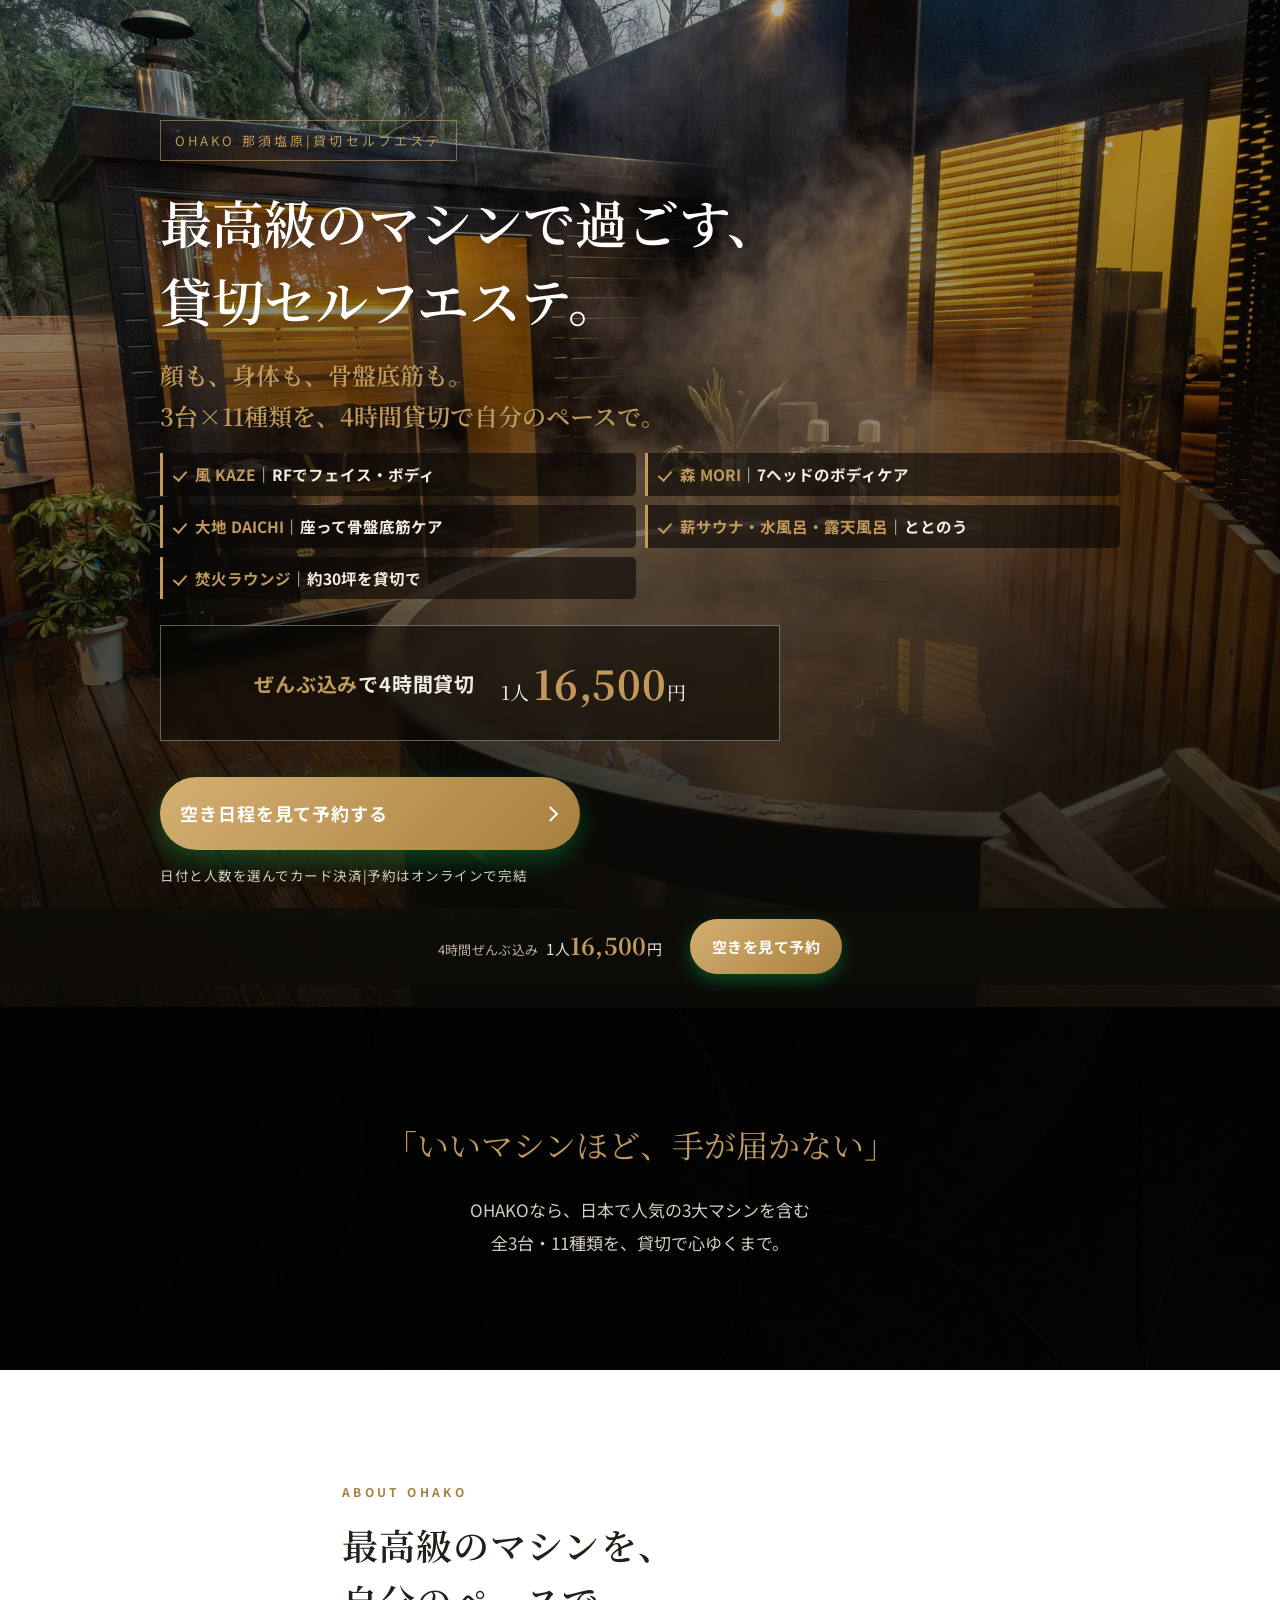
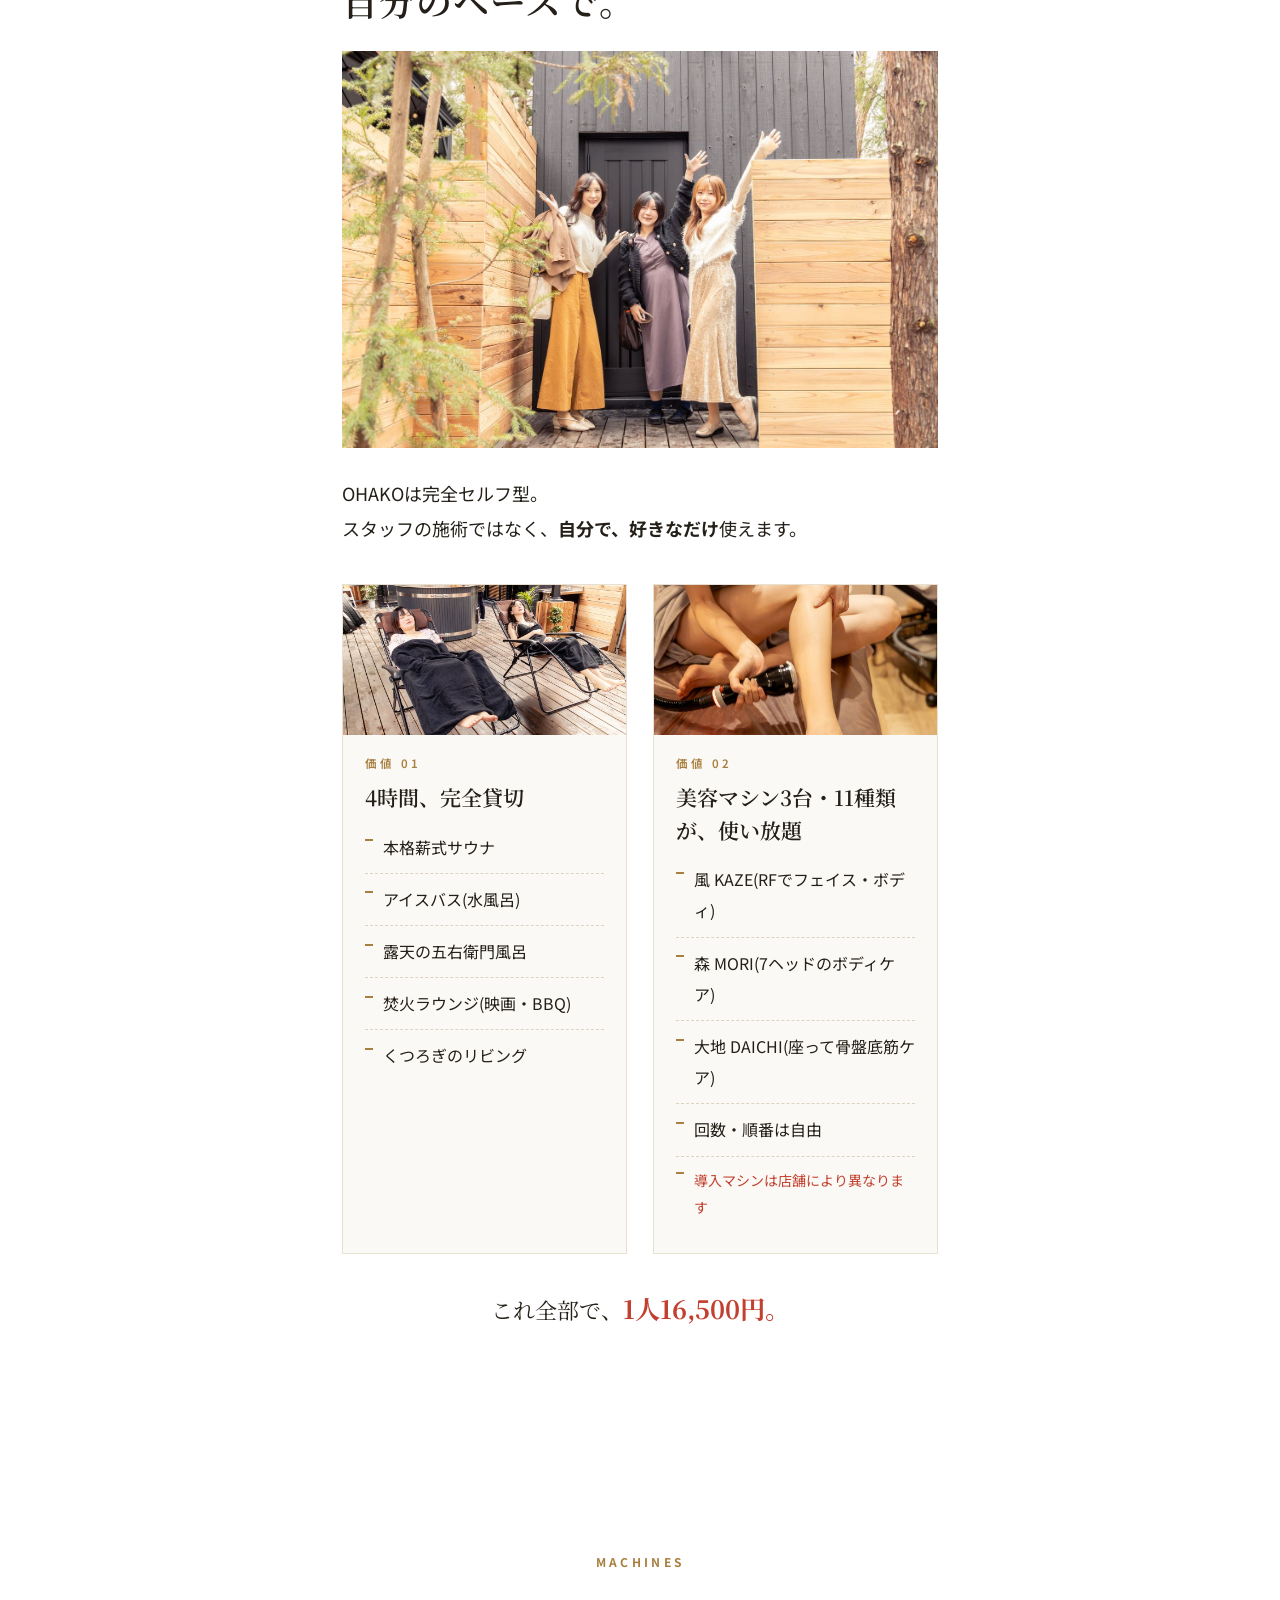
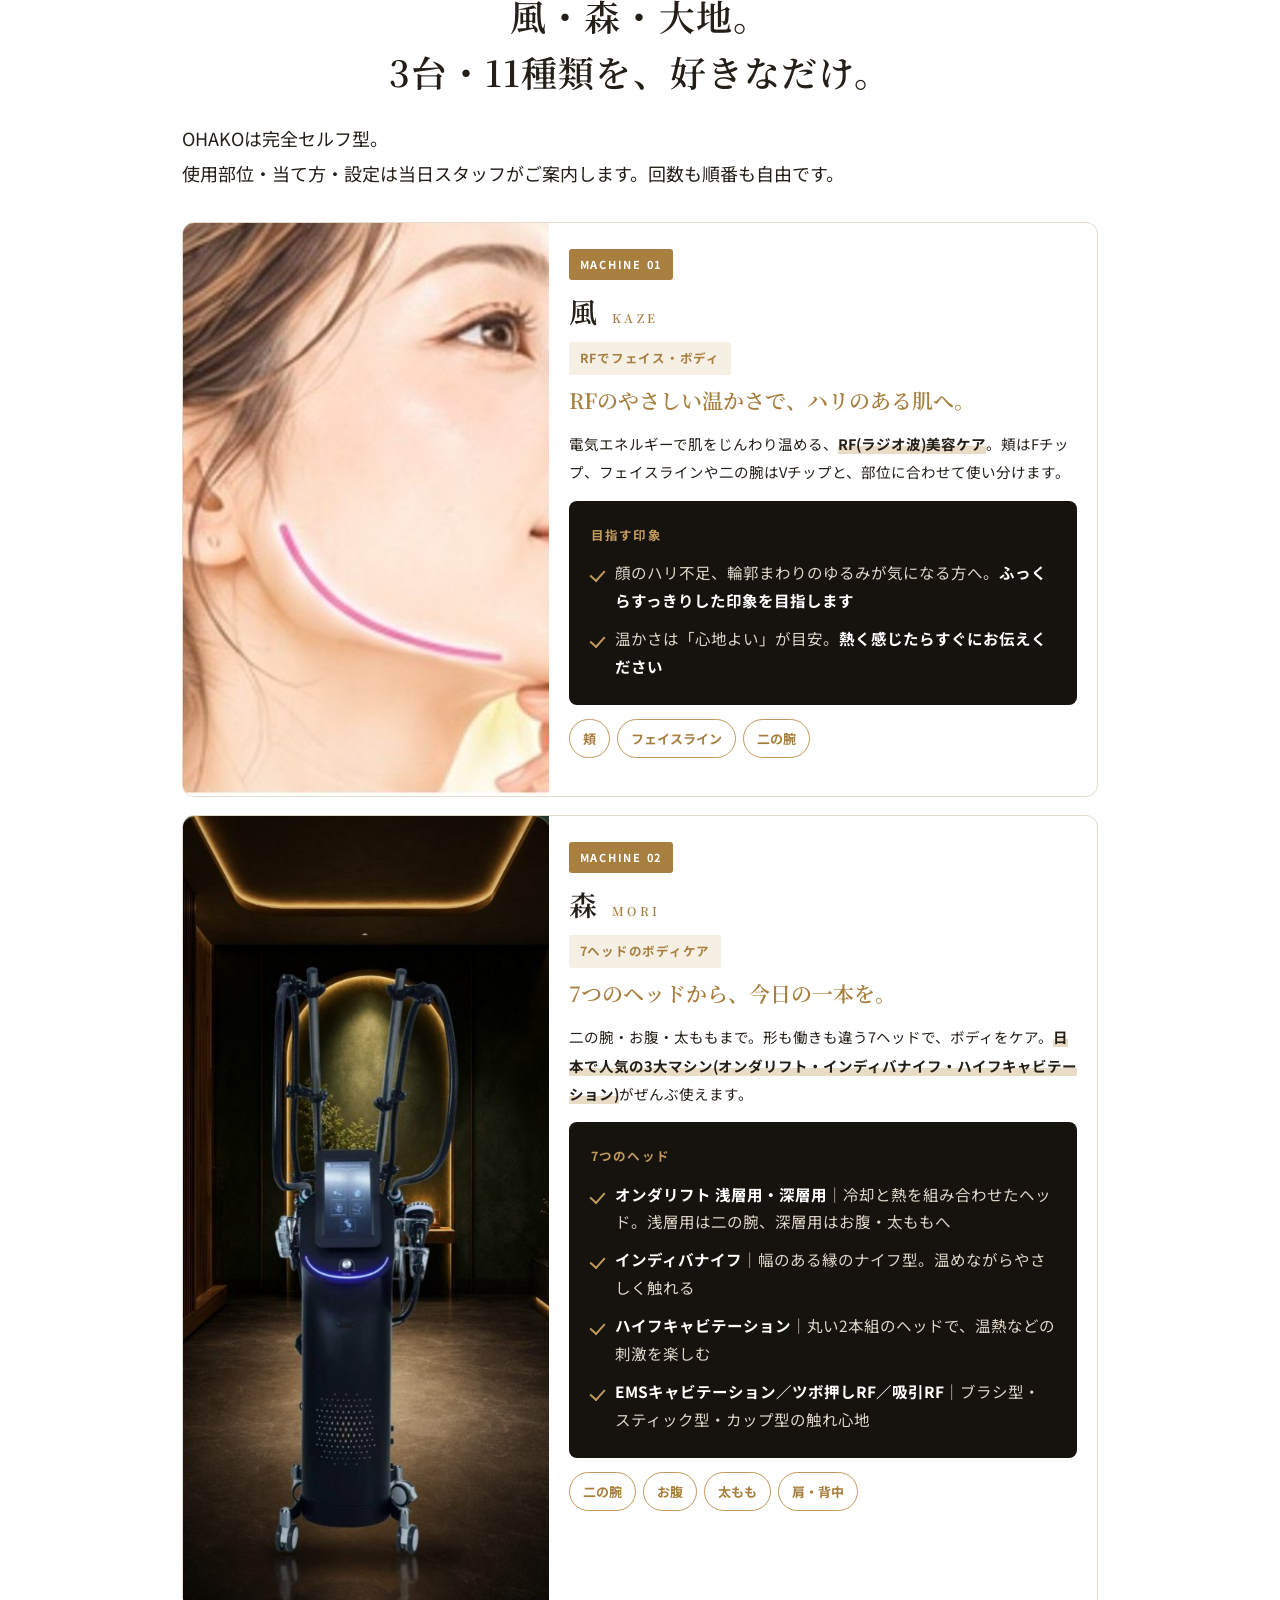
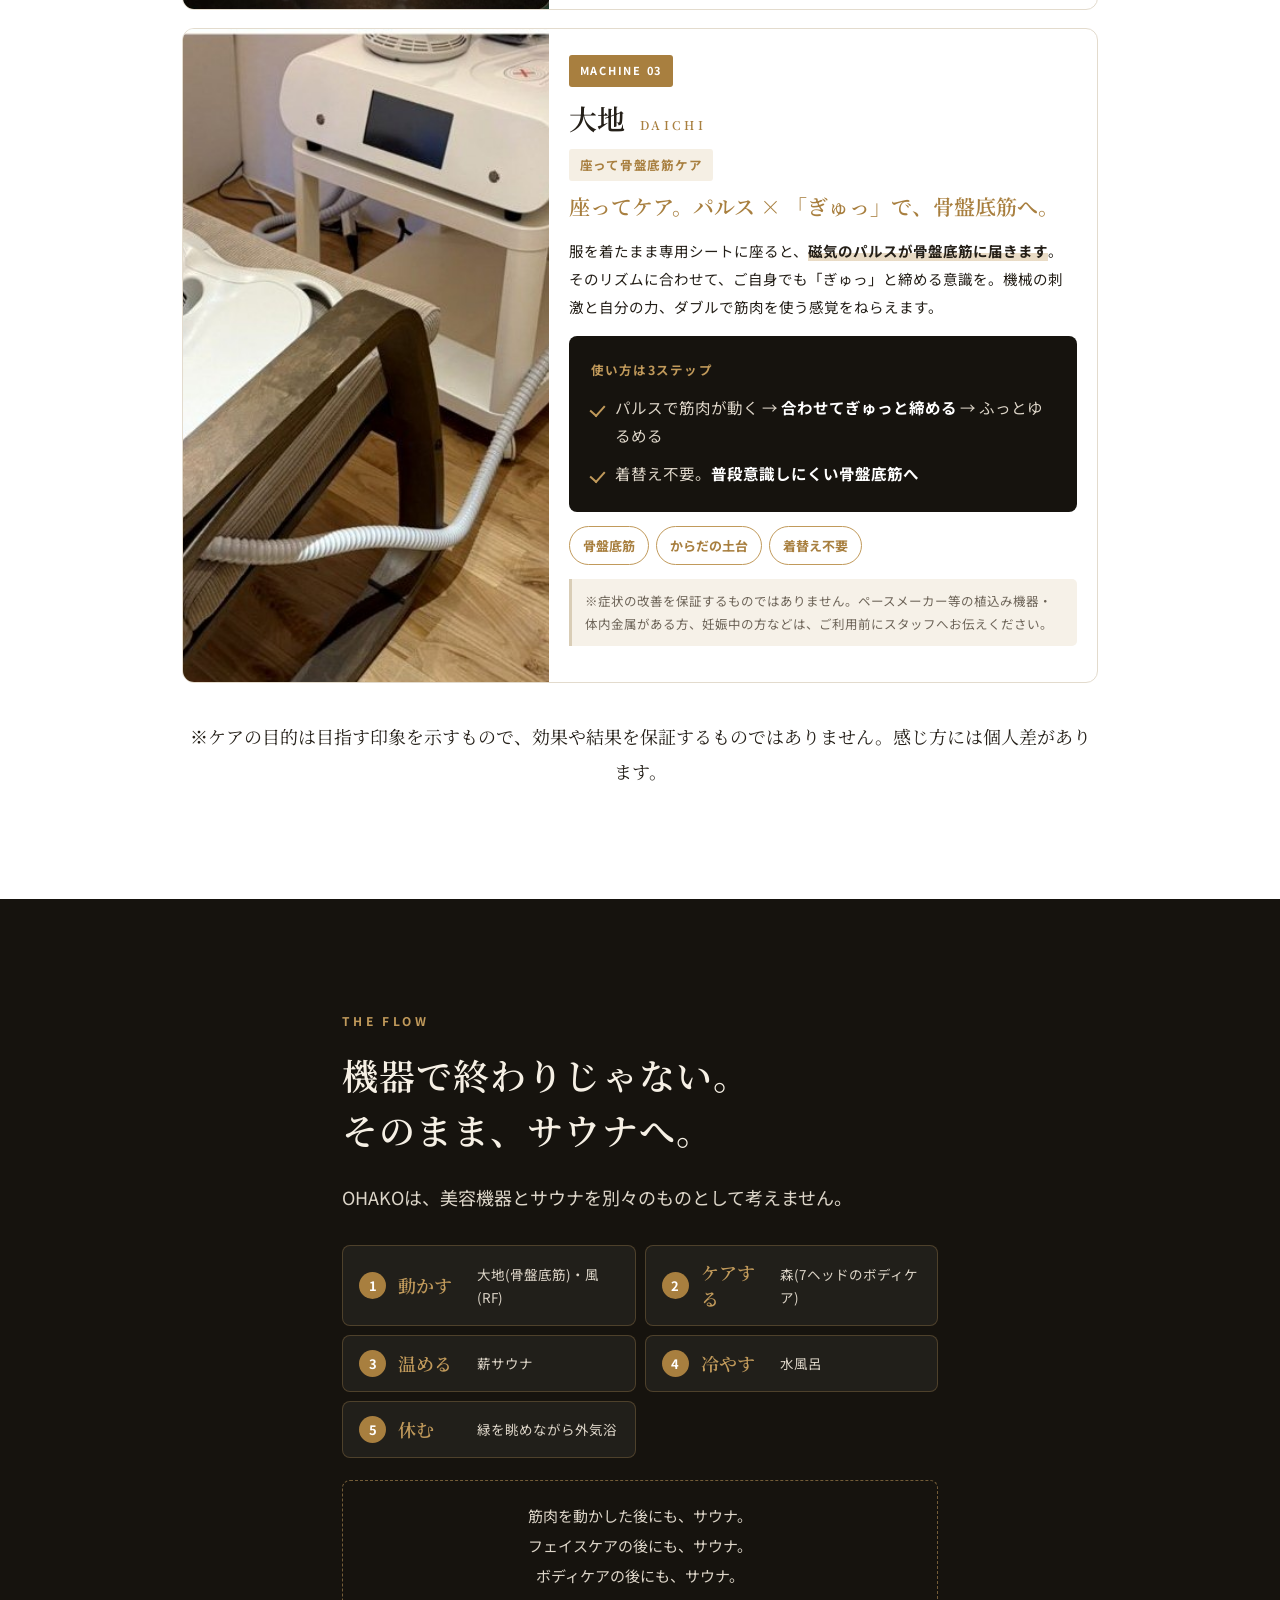
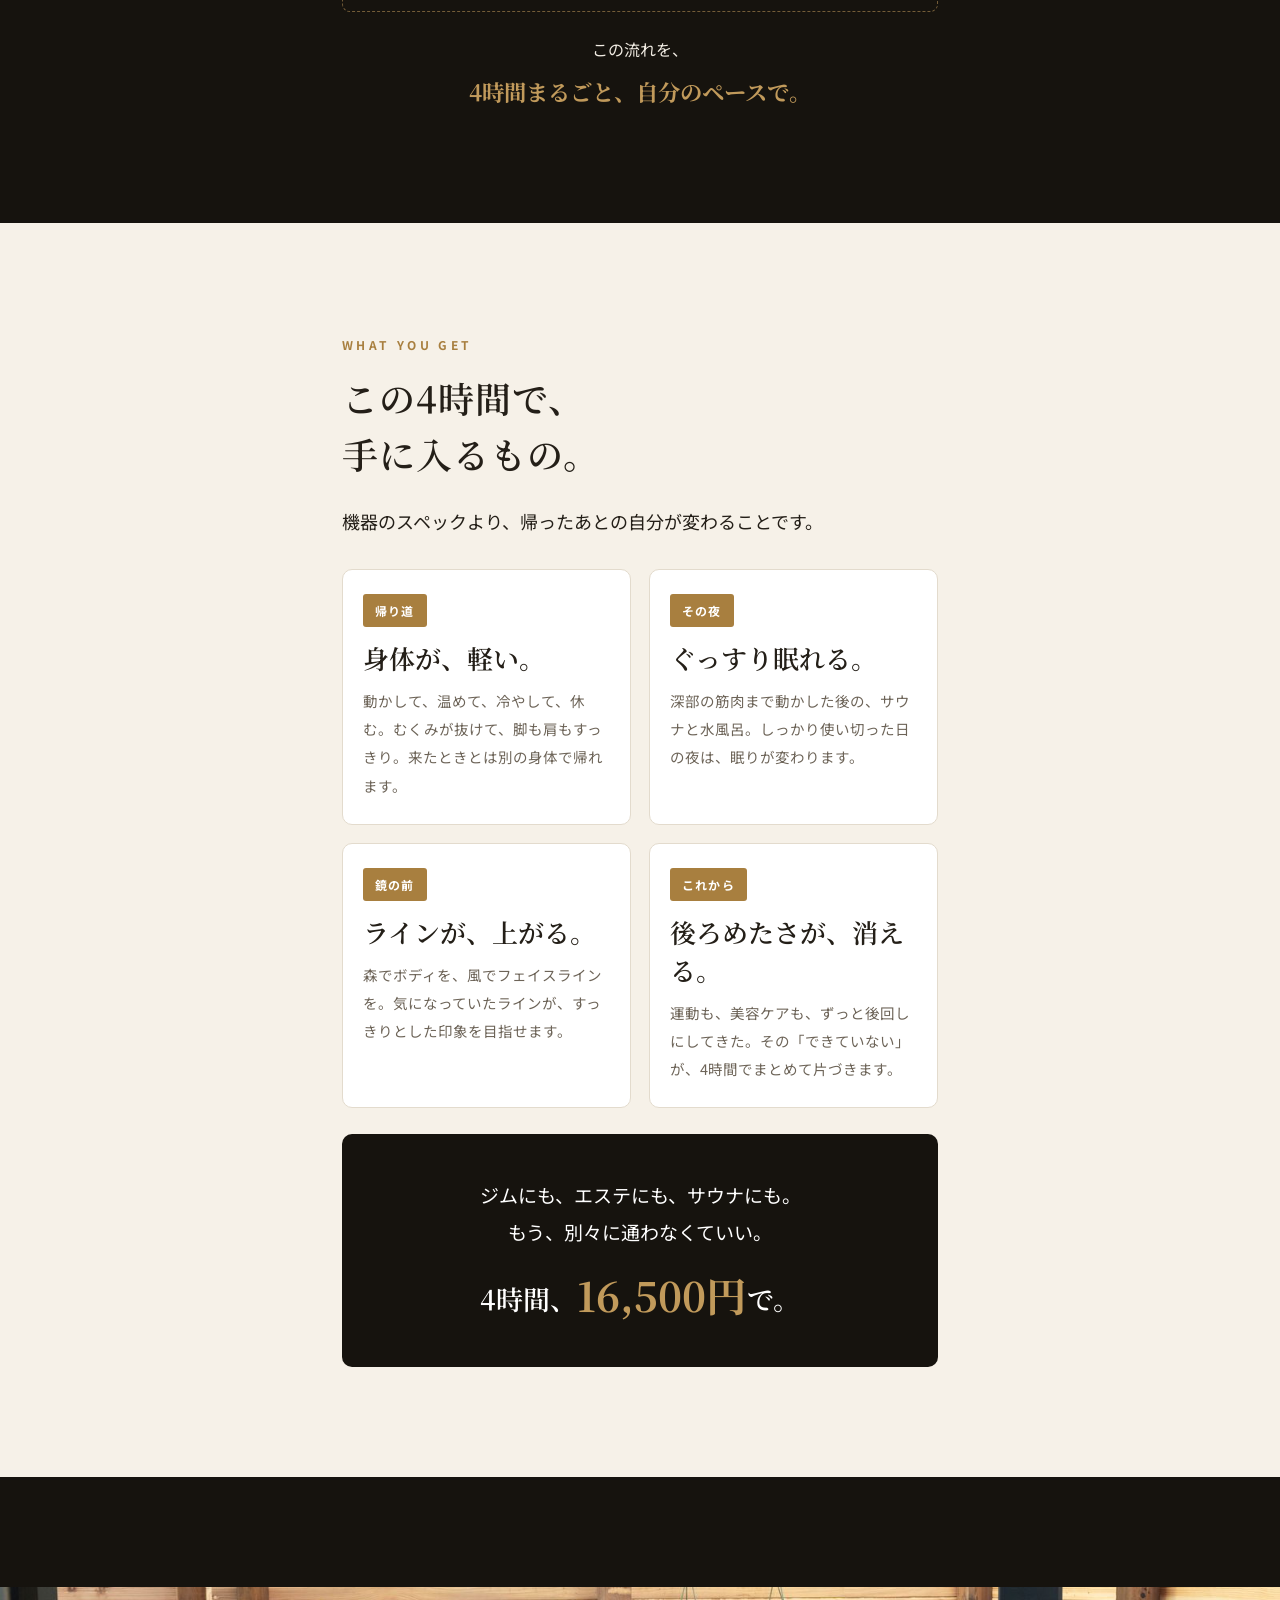
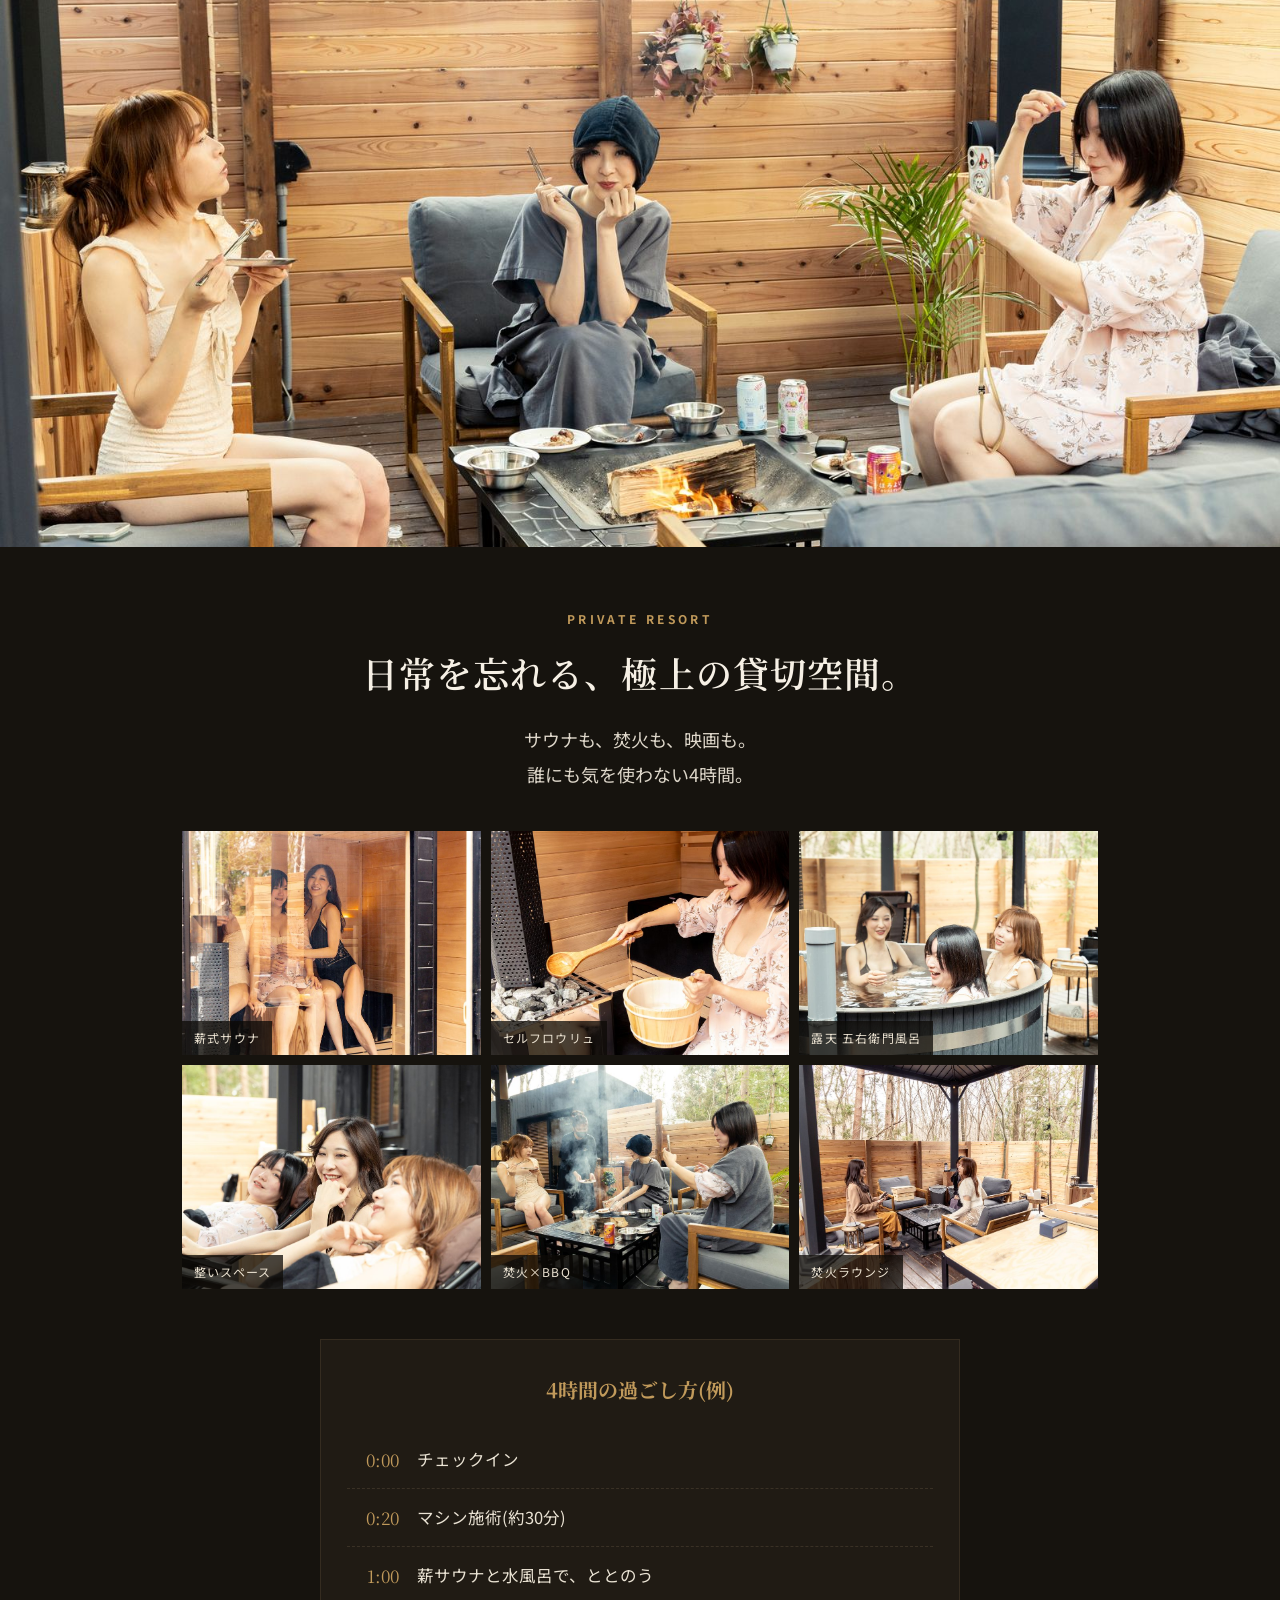
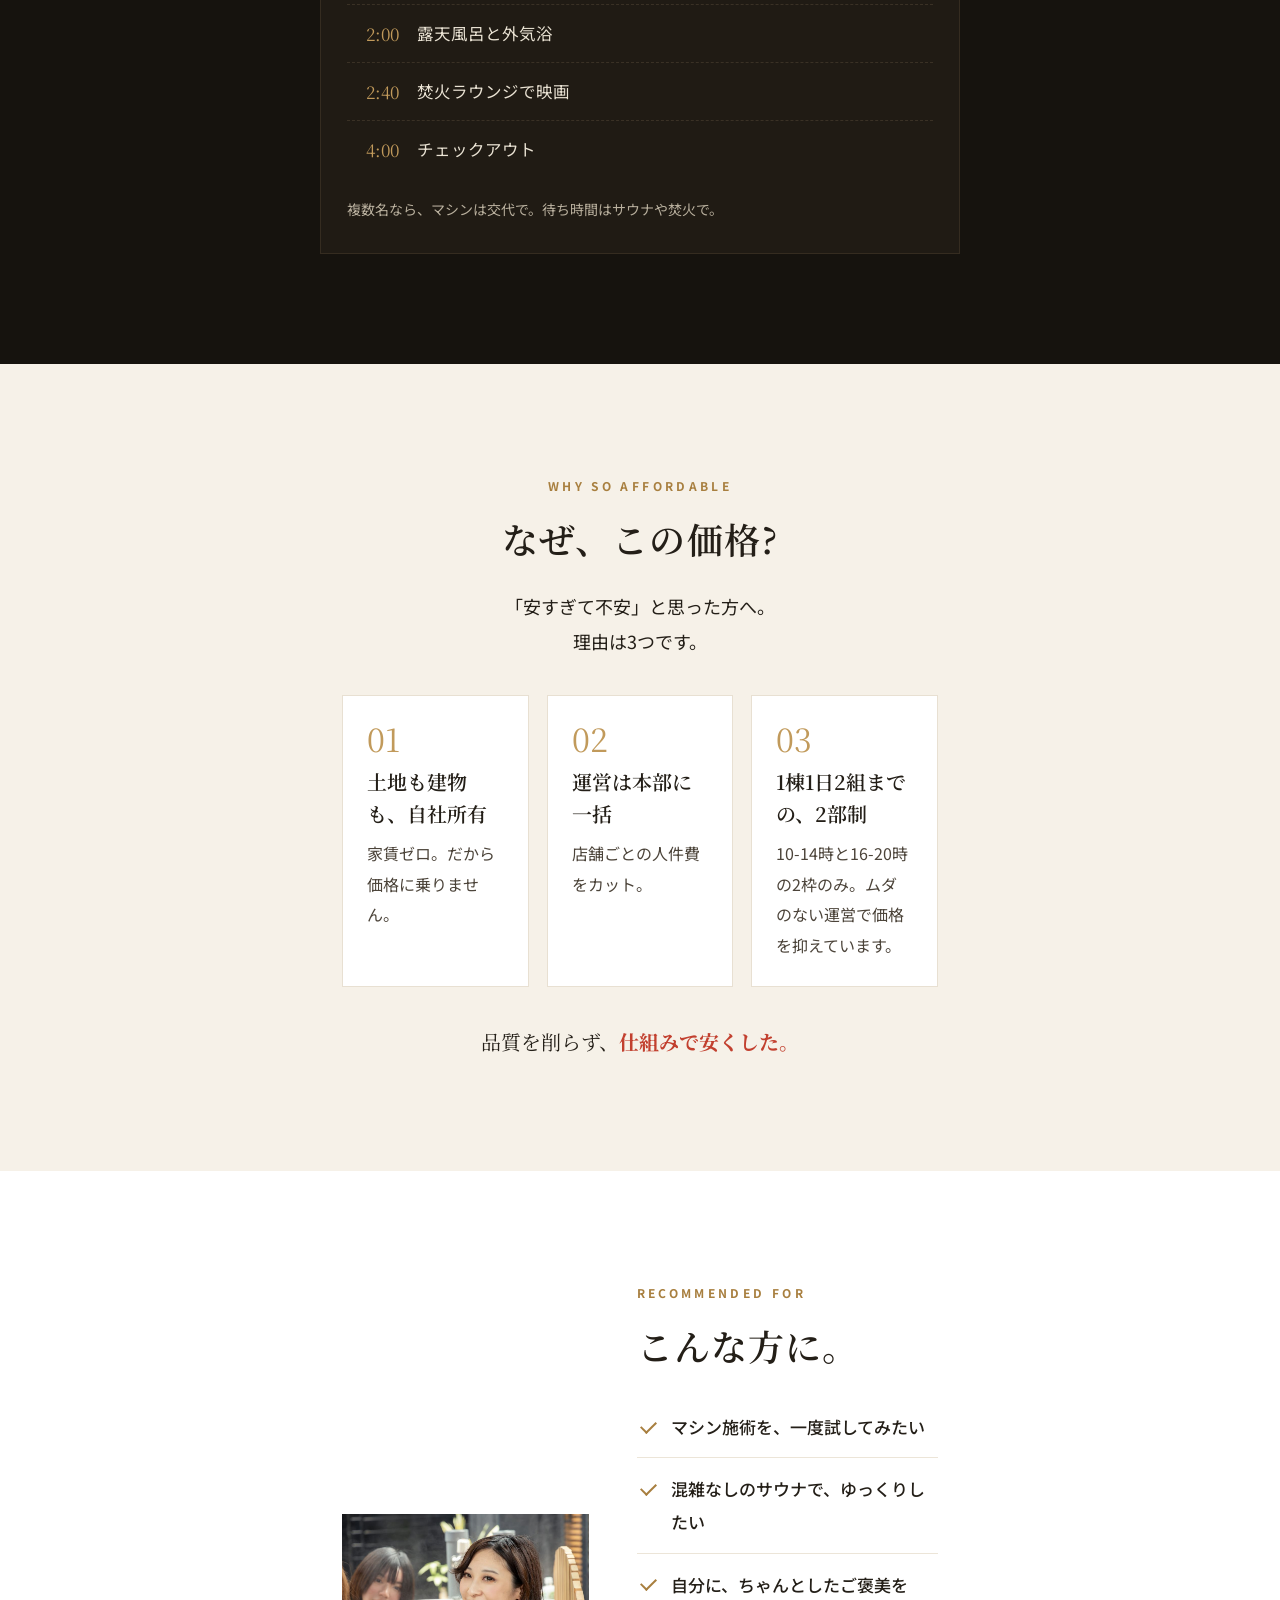
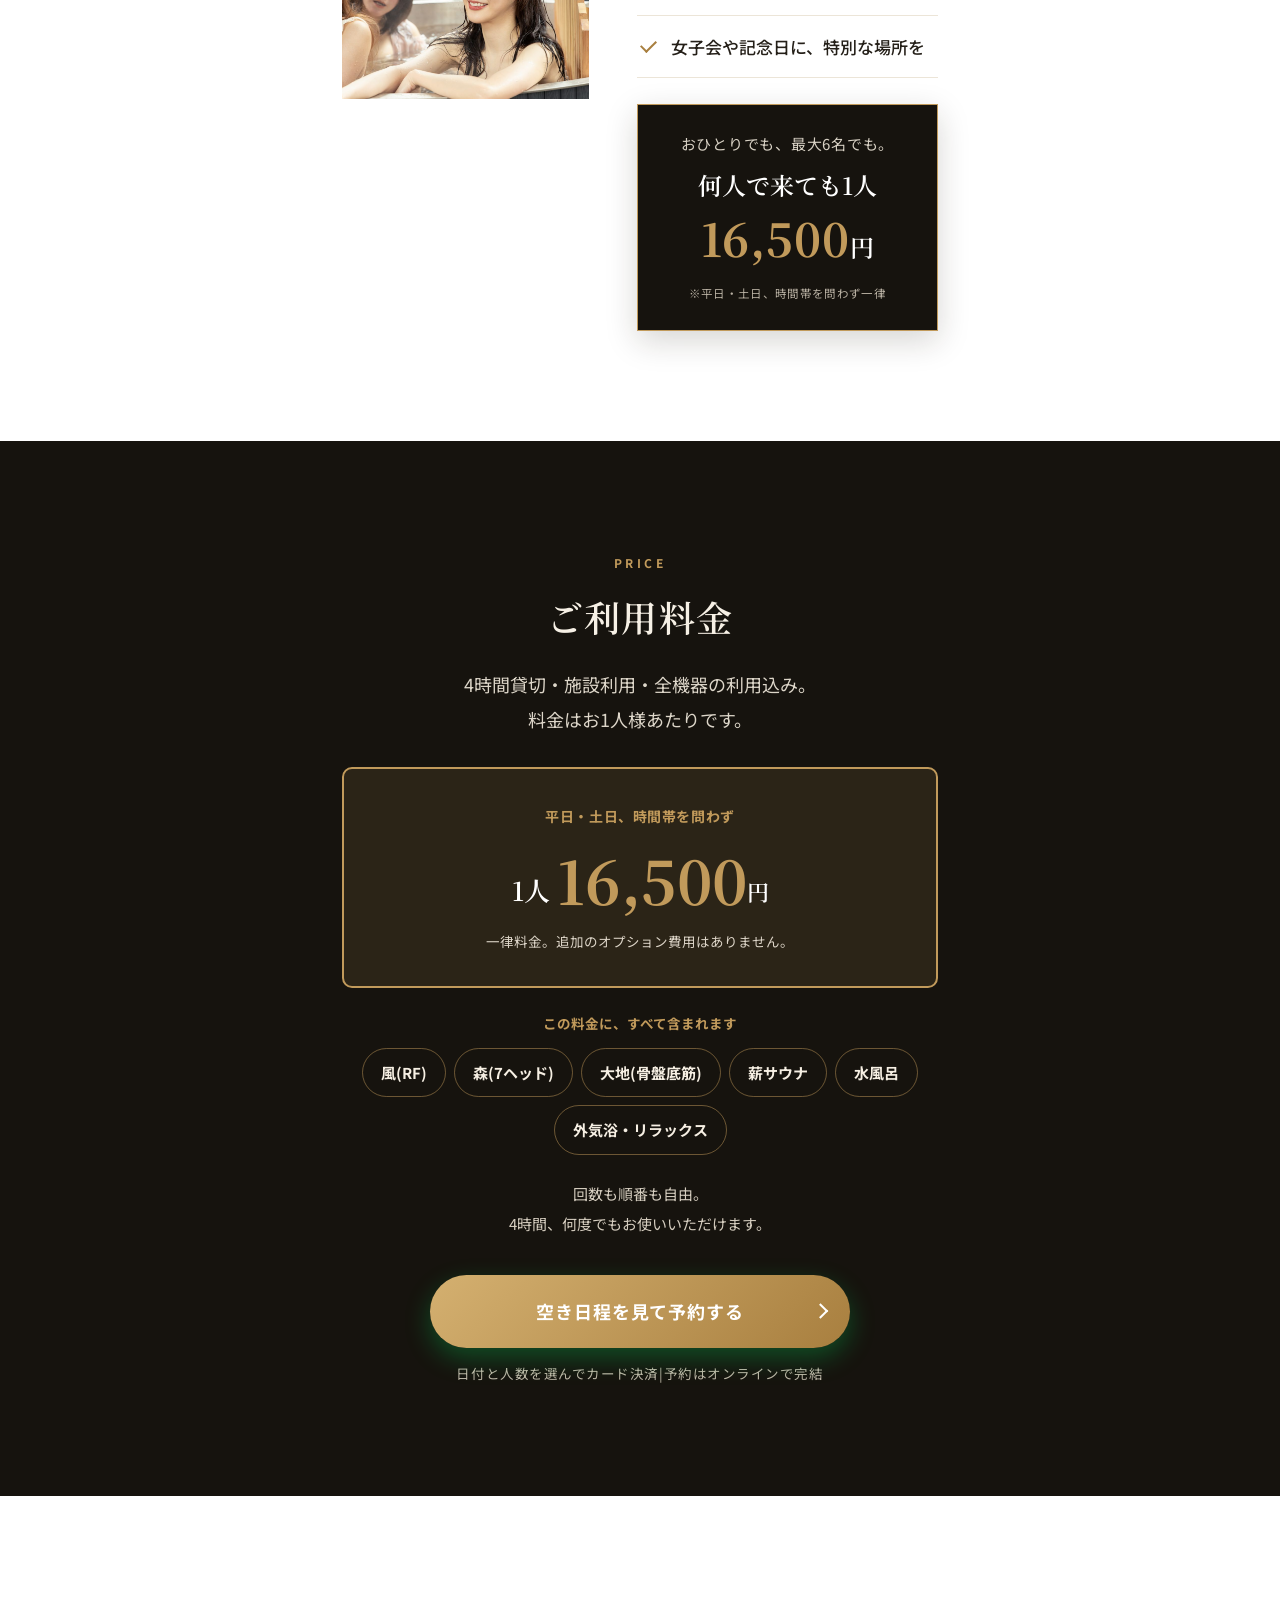
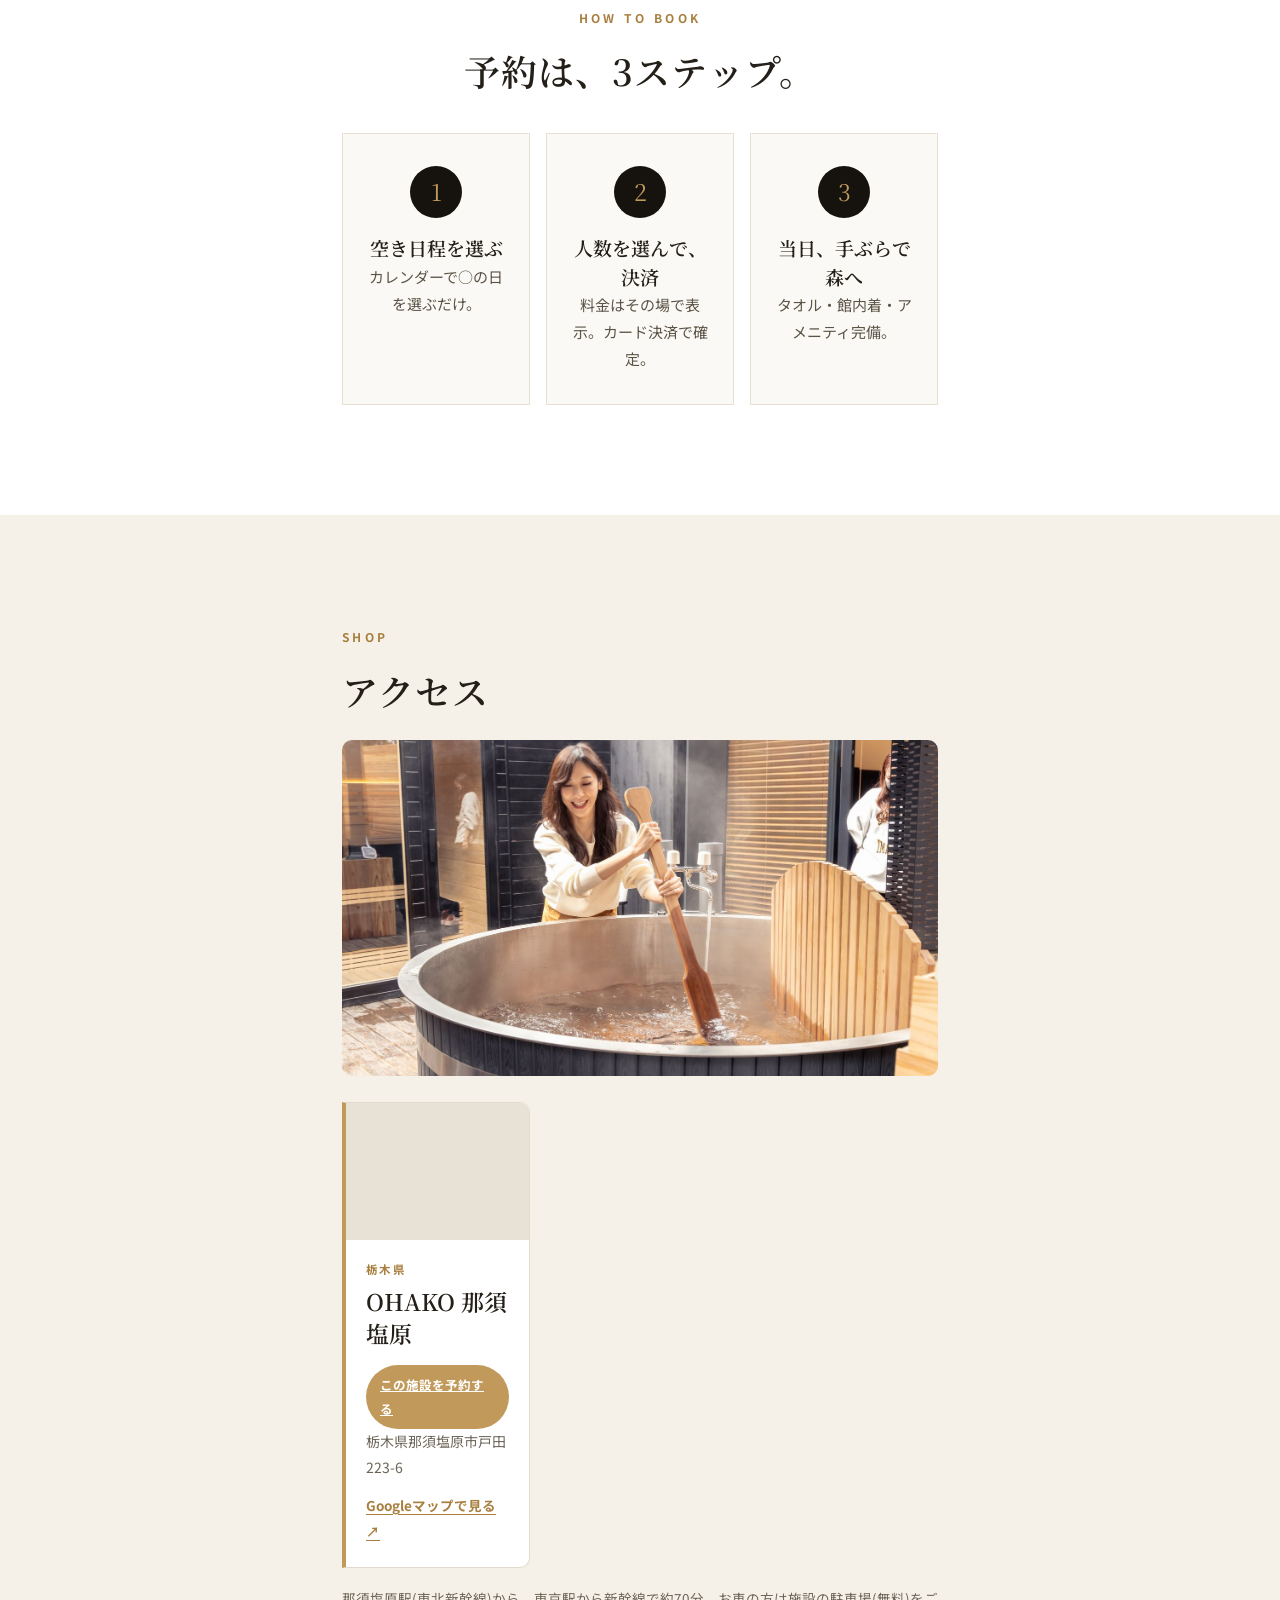
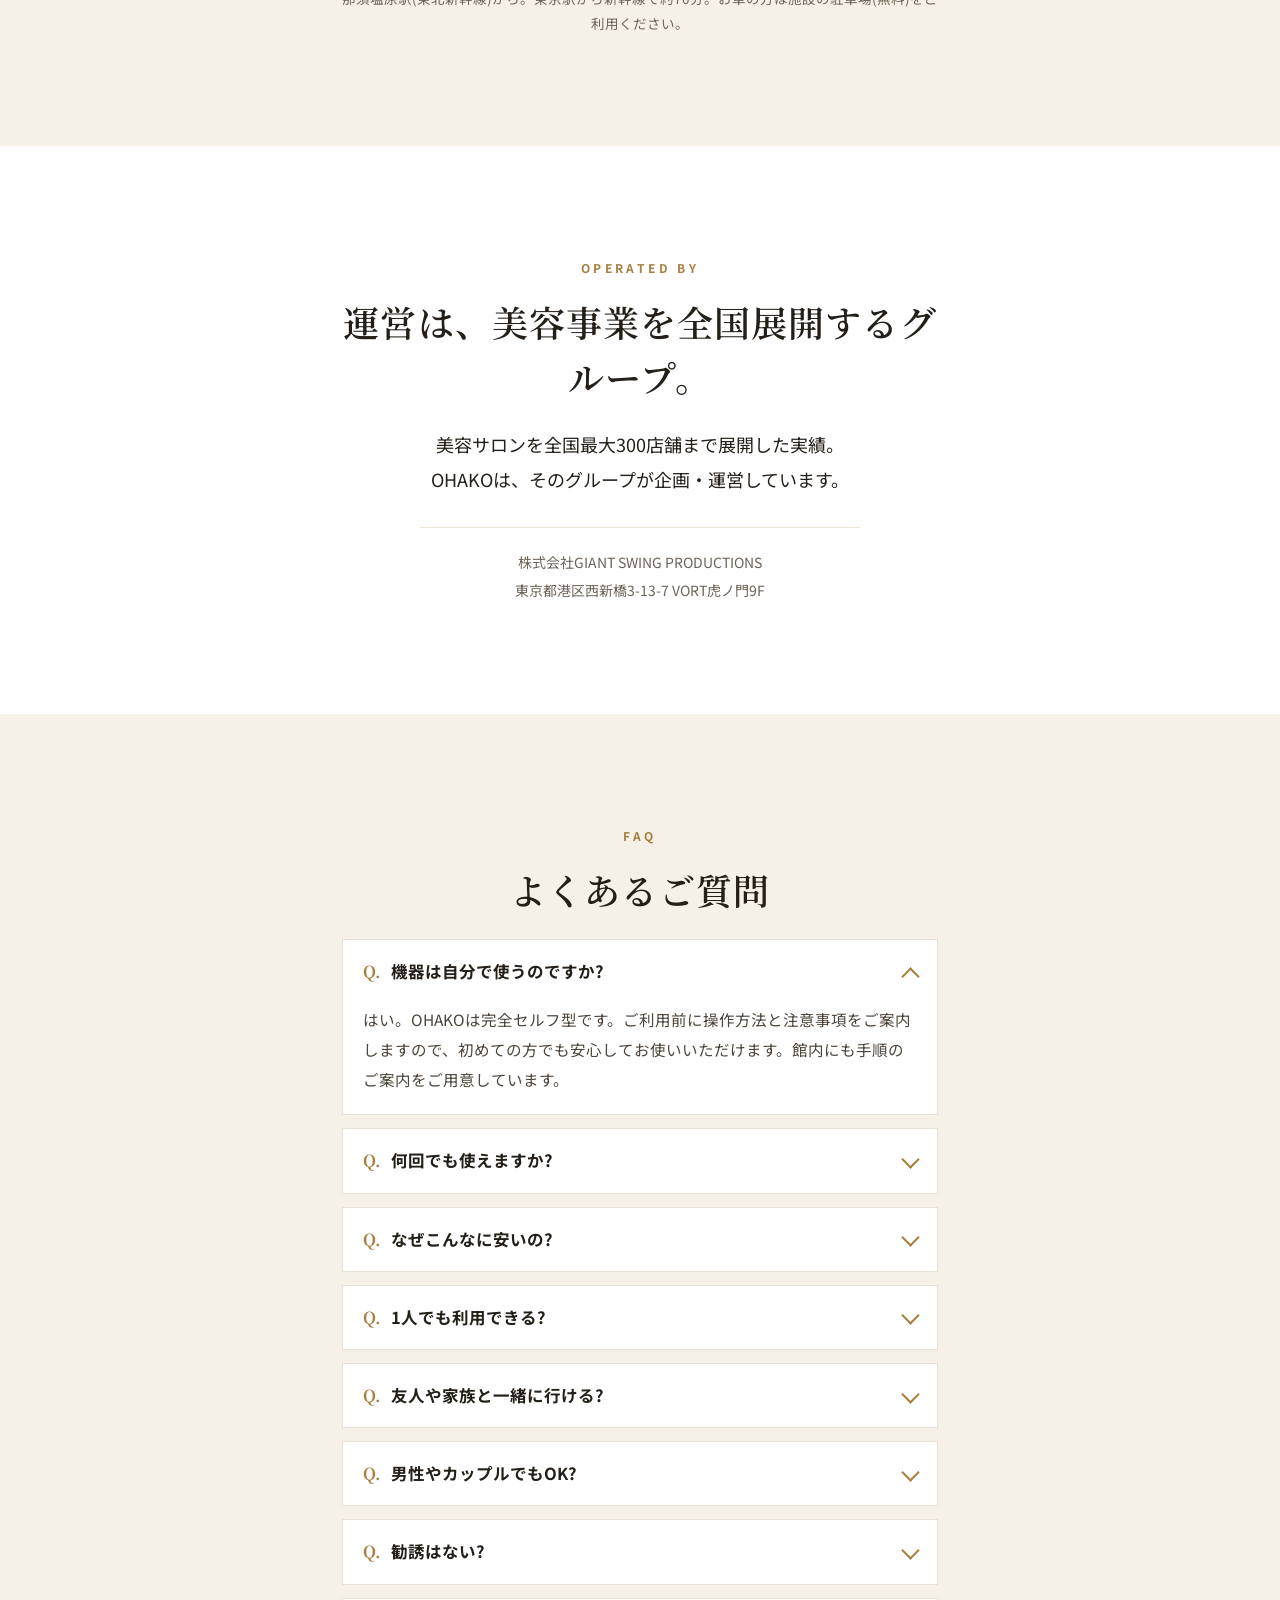
<file: big3-nasu-book/index.html>
<!DOCTYPE html>
<html lang="ja">
<head>
<!-- variant: big3-nasu-book | 最高級の3大マシン(風・森・大地)×貸切セルフエステ・那須塩原 | 予約ページ | 1枠4時間 | 1名16,500円 -->
<meta charset="UTF-8">
<!-- Google Tag Manager -->
<script>(function(w,d,s,l,i){w[l]=w[l]||[];w[l].push({'gtm.start':
new Date().getTime(),event:'gtm.js'});var f=d.getElementsByTagName(s)[0],
j=d.createElement(s),dl=l!='dataLayer'?'&l='+l:'';j.async=true;j.src=
'https://www.googletagmanager.com/gtm.js?id='+i+dl;f.parentNode.insertBefore(j,f);
})(window,document,'script','dataLayer','GTM-NTWC288X');</script>
<!-- End Google Tag Manager -->
<meta name="viewport" content="width=device-width, initial-scale=1.0">
<title>OHAKO 那須塩原|最高級の3大マシンで過ごす、貸切セルフエステ。4時間ぜんぶ込みで1人16,500円</title>
<meta name="description" content="風・森・大地の3台・11種類。日本で人気の3大マシン(オンダリフト・インディバナイフ・ハイフキャビテーション)を含むセルフエステを、約30坪まるごと貸切の4時間で、自分のペースで。薪サウナ・水風呂・露天風呂・焚火ラウンジも込みで1人16,500円。OHAKO 那須塩原。">
<!-- プレビュー公開用。本番配信時に削除を検討 -->
<meta name="robots" content="noindex, nofollow">
<link rel="preconnect" href="https://fonts.googleapis.com">
<link rel="preconnect" href="https://fonts.gstatic.com" crossorigin>
<link href="https://fonts.googleapis.com/css2?family=Noto+Sans+JP:wght@400;500;700&family=Noto+Serif+JP:wght@500;600;700&display=swap" rel="stylesheet">
<link rel="stylesheet" href="../css/style.css">
</head>
<body>
<!-- Google Tag Manager (noscript) -->
<noscript><iframe src="https://www.googletagmanager.com/ns.html?id=GTM-NTWC288X"
height="0" width="0" style="display:none;visibility:hidden"></iframe></noscript>
<!-- End Google Tag Manager (noscript) -->

<!-- ============================================================
  LINE友だち追加リンク: セルフ型LP用の計測URL(2026-09-11 設定)
  https://ohako-beautyresort.com/book/nasu/4h/ (全CTA共通 / class="js-line")
  施設を追加する場合: Sec.11 の shop__list に <li class="shop"> を足す
============================================================= -->

<!-- Sec.1 ファーストビュー -->
<header class="fv">
  <div class="fv__bg">
    <img src="../img/fv-goemon-dusk.jpg" alt="夕暮れのOHAKO。湯気の立つ露天五右衛門風呂とサウナ棟" class="fv__img">
  </div>
  <div class="fv__inner">
    <p class="fv__area">OHAKO 那須塩原|貸切セルフエステ</p>
    <h1 class="fv__catch">最高級のマシンで過ごす、<br>貸切セルフエステ。</h1>
    <p class="fv__benefit">顔も、身体も、骨盤底筋も。<br>3台×11種類を、4時間貸切で自分のペースで。</p>
    <ul class="fv__gets">
      <li><em>風 KAZE</em>｜RFでフェイス・ボディ</li>
      <li><em>森 MORI</em>｜7ヘッドのボディケア</li>
      <li><em>大地 DAICHI</em>｜座って骨盤底筋ケア</li>
      <li><em>薪サウナ・水風呂・露天風呂</em>｜ととのう</li>
      <li><em>焚火ラウンジ</em>｜約30坪を貸切で</li>
    </ul>
    <div class="fv__badge">
      <span class="fv__badge-inc"><em>ぜんぶ込み</em>で4時間貸切</span>
      <span class="fv__badge-now">1人 <em>16,500</em>円</span>
    </div>
    <div class="cta">
      <a class="btn-line btn-book js-book" href="https://ohako-beautyresort.com/book/nasu/4h/">空き日程を見て予約する</a>
      <p class="cta__note">日付と人数を選んでカード決済|予約はオンラインで完結</p>
    </div>
    <p class="fv__small">1時間あたり4,125円(1名・4時間)|料金はお1人様あたり・一律|最大6名</p>
  </div>
</header>

<main>

<!-- Sec.2 共感(問題提起) -->
<section class="sec sec--dark empathy reveal">
  <div class="container">
    <p class="empathy__voice">「いいマシンほど、<br class="sp">手が届かない」</p>
    <p class="empathy__body">OHAKOなら、日本で人気の3大マシンを含む<br>全3台・11種類を、貸切で心ゆくまで。</p>
  </div>
</section>

<!-- Sec.3 OHAKOとは(What is) -->
<section class="sec whatis reveal">
  <div class="container">
    <p class="sec__eyebrow">ABOUT OHAKO</p>
    <h2 class="sec__title">最高級のマシンを、<br>自分のペースで。</h2>
    <figure class="whatis__photo">
      <img src="../img/entrance-welcome.jpg" alt="森の中のOHAKO入口で手を振って出迎える3人の女性" loading="lazy">
    </figure>
    <p class="sec__body">OHAKOは完全セルフ型。<br>スタッフの施術ではなく、<strong>自分で、好きなだけ</strong>使えます。</p>

    <div class="value">
      <div class="value__card">
        <img src="../img/sotokiyoku.jpg" alt="外気浴スペースのリクライナーでくつろぐ2人の女性" loading="lazy">
        <h3><span>価値 01</span>4時間、完全貸切</h3>
        <ul>
          <li>本格薪式サウナ</li>
          <li>アイスバス(水風呂)</li>
          <li>露天の五右衛門風呂</li>
          <li>焚火ラウンジ(映画・BBQ)</li>
          <li>くつろぎのリビング</li>
        </ul>
      </div>
      <div class="value__card">
        <img src="../img/treatment-self.jpg" alt="美容マシンでボディケアをする女性" loading="lazy">
        <h3><span>価値 02</span>美容マシン3台・11種類が、使い放題</h3>
        <ul>
          <li>風 KAZE(RFでフェイス・ボディ)</li>
          <li>森 MORI(7ヘッドのボディケア)</li>
          <li>大地 DAICHI(座って骨盤底筋ケア)</li>
          <li>回数・順番は自由</li>
          <li class="value__note">導入マシンは店舗により異なります</li>
        </ul>
      </div>
    </div>
    <p class="whatis__punch">これ全部で、<strong>1人16,500円。</strong></p>
  </div>
</section>

<!-- Sec.5 証拠②: 導入機器（完全セルフ型・具体内容） -->
<section class="sec machines reveal">
  <div class="container">
    <p class="sec__eyebrow">MACHINES</p>
    <h2 class="sec__title">風・森・大地。<br>3台・11種類を、好きなだけ。</h2>
    <p class="sec__body">OHAKOは完全セルフ型。<br>使用部位・当て方・設定は当日スタッフがご案内します。回数も順番も自由です。</p>

    <article class="mc">
      <div class="mc__photo"><img src="../img/kaze-face.jpg" alt="風 KAZE のRFフェイスケア" loading="lazy" width="715" height="573"></div>
      <div class="mc__body">
        <p class="mc__tag">MACHINE 01</p>
        <h3 class="mc__name">風 <small>KAZE</small></h3>
        <p class="mc__sub">RFでフェイス・ボディ</p>
        <p class="mc__catch">RFのやさしい温かさで、ハリのある肌へ。</p>
        <p class="mc__desc">電気エネルギーで肌をじんわり温める、<strong>RF(ラジオ波)美容ケア</strong>。頬はFチップ、フェイスラインや二の腕はVチップと、部位に合わせて使い分けます。</p>
        <div class="mc__result">
          <p class="mc__result-ttl">目指す印象</p>
          <ul>
            <li>顔のハリ不足、輪郭まわりのゆるみが気になる方へ。<strong>ふっくらすっきりした印象を目指します</strong></li>
            <li>温かさは「心地よい」が目安。<strong>熱く感じたらすぐにお伝えください</strong></li>
          </ul>
        </div>
        <ul class="mc__parts"><li>頬</li><li>フェイスライン</li><li>二の腕</li></ul>
      </div>
    </article>

    <article class="mc">
      <div class="mc__photo mc__photo--mori"><img src="../img/mori-scene.jpg" alt="森 MORI 本体" loading="lazy" width="481" height="1044"></div>
      <div class="mc__body">
        <p class="mc__tag">MACHINE 02</p>
        <h3 class="mc__name">森 <small>MORI</small></h3>
        <p class="mc__sub">7ヘッドのボディケア</p>
        <p class="mc__catch">7つのヘッドから、今日の一本を。</p>
        <p class="mc__desc">二の腕・お腹・太ももまで。形も働きも違う7ヘッドで、ボディをケア。<strong>日本で人気の3大マシン(オンダリフト・インディバナイフ・ハイフキャビテーション)</strong>がぜんぶ使えます。</p>
        <div class="mc__result">
          <p class="mc__result-ttl">7つのヘッド</p>
          <ul>
            <li><strong>オンダリフト 浅層用・深層用</strong>｜冷却と熱を組み合わせたヘッド。浅層用は二の腕、深層用はお腹・太ももへ</li>
            <li><strong>インディバナイフ</strong>｜幅のある縁のナイフ型。温めながらやさしく触れる</li>
            <li><strong>ハイフキャビテーション</strong>｜丸い2本組のヘッドで、温熱などの刺激を楽しむ</li>
            <li><strong>EMSキャビテーション／ツボ押しRF／吸引RF</strong>｜ブラシ型・スティック型・カップ型の触れ心地</li>
          </ul>
        </div>
        <ul class="mc__parts"><li>二の腕</li><li>お腹</li><li>太もも</li><li>肩・背中</li></ul>
      </div>
    </article>

    <article class="mc">
      <div class="mc__photo"><img src="../img/daichi-seat.jpg" alt="大地 DAICHI の専用シート" loading="lazy" width="719" height="573"></div>
      <div class="mc__body">
        <p class="mc__tag">MACHINE 03</p>
        <h3 class="mc__name">大地 <small>DAICHI</small></h3>
        <p class="mc__sub">座って骨盤底筋ケア</p>
        <p class="mc__catch">座ってケア。パルス × 「ぎゅっ」で、骨盤底筋へ。</p>
        <p class="mc__desc">服を着たまま専用シートに座ると、<strong>磁気のパルスが骨盤底筋に届きます</strong>。そのリズムに合わせて、ご自身でも「ぎゅっ」と締める意識を。機械の刺激と自分の力、ダブルで筋肉を使う感覚をねらえます。</p>
        <div class="mc__result">
          <p class="mc__result-ttl">使い方は3ステップ</p>
          <ul>
            <li>パルスで筋肉が動く → <strong>合わせてぎゅっと締める</strong> → ふっとゆるめる</li>
            <li>着替え不要。<strong>普段意識しにくい骨盤底筋へ</strong></li>
          </ul>
        </div>
        <ul class="mc__parts"><li>骨盤底筋</li><li>からだの土台</li><li>着替え不要</li></ul>
        <p class="mc__spec">※症状の改善を保証するものではありません。ペースメーカー等の植込み機器・体内金属がある方、妊娠中の方などは、ご利用前にスタッフへお伝えください。</p>
      </div>
    </article>

    <p class="machines__closing">※ケアの目的は目指す印象を示すもので、効果や結果を保証するものではありません。感じ方には個人差があります。</p>
  </div>
</section>

<!-- Sec.5.5 美容機器×サウナの流れ -->
<section class="sec sec--dark cycle reveal">
  <div class="container">
    <p class="sec__eyebrow sec__eyebrow--gold">THE FLOW</p>
    <h2 class="sec__title">機器で終わりじゃない。<br>そのまま、サウナへ。</h2>
    <p class="sec__body">OHAKOは、美容機器とサウナを別々のものとして考えません。</p>

    <ol class="cycle__list">
      <li><span class="cycle__no">1</span><span class="cycle__act">動かす</span><span class="cycle__how">大地(骨盤底筋)・風(RF)</span></li>
      <li><span class="cycle__no">2</span><span class="cycle__act">ケアする</span><span class="cycle__how">森(7ヘッドのボディケア)</span></li>
      <li><span class="cycle__no">3</span><span class="cycle__act">温める</span><span class="cycle__how">薪サウナ</span></li>
      <li><span class="cycle__no">4</span><span class="cycle__act">冷やす</span><span class="cycle__how">水風呂</span></li>
      <li><span class="cycle__no">5</span><span class="cycle__act">休む</span><span class="cycle__how">緑を眺めながら外気浴</span></li>
    </ol>

    <div class="cycle__repeat">
      <p>筋肉を動かした後にも、サウナ。</p>
      <p>フェイスケアの後にも、サウナ。</p>
      <p>ボディケアの後にも、サウナ。</p>
    </div>

    <p class="cycle__punch">この流れを、<strong>4時間まるごと、自分のペースで。</strong></p>
  </div>
</section>

<!-- Sec.5.6 何が手に入るのか -->
<section class="sec sec--cream gets reveal">
  <div class="container">
    <p class="sec__eyebrow">WHAT YOU GET</p>
    <h2 class="sec__title">この4時間で、<br>手に入るもの。</h2>
    <p class="sec__body">機器のスペックより、<br class="sp">帰ったあとの自分が変わることです。</p>

    <div class="gets__grid">
      <article class="get">
        <p class="get__when">帰り道</p>
        <h3 class="get__what">身体が、軽い。</h3>
        <p class="get__desc">動かして、温めて、冷やして、休む。むくみが抜けて、脚も肩もすっきり。来たときとは別の身体で帰れます。</p>
      </article>
      <article class="get">
        <p class="get__when">その夜</p>
        <h3 class="get__what">ぐっすり眠れる。</h3>
        <p class="get__desc">深部の筋肉まで動かした後の、サウナと水風呂。しっかり使い切った日の夜は、眠りが変わります。</p>
      </article>
      <article class="get">
        <p class="get__when">鏡の前</p>
        <h3 class="get__what">ラインが、上がる。</h3>
        <p class="get__desc">森でボディを、風でフェイスラインを。気になっていたラインが、すっきりとした印象を目指せます。</p>
      </article>
      <article class="get">
        <p class="get__when">これから</p>
        <h3 class="get__what">後ろめたさが、消える。</h3>
        <p class="get__desc">運動も、美容ケアも、ずっと後回しにしてきた。その「できていない」が、4時間でまとめて片づきます。</p>
      </article>
    </div>

    <div class="gets__punch">
      <p class="gets__punch-1">ジムにも、エステにも、サウナにも。<br>もう、別々に通わなくていい。</p>
      <p class="gets__punch-2">4時間、<em>16,500円</em>で。</p>
    </div>
  </div>
</section>

<!-- Sec.6 証拠③: 空間と4時間の過ごし方 -->
<section class="sec sec--dark space reveal">
  <div class="space__hero">
    <img src="../img/lounge-group.jpg" alt="焚火テーブルを囲んで談笑する3人の女性" loading="lazy">
  </div>
  <div class="container">
    <p class="sec__eyebrow sec__eyebrow--gold">PRIVATE RESORT</p>
    <h2 class="sec__title">日常を忘れる、<br class="sp">極上の貸切空間。</h2>
    <p class="sec__body">サウナも、焚火も、映画も。<br>誰にも気を使わない4時間。</p>

    <div class="space__gallery">
      <figure><img src="../img/gallery-sauna.jpg" alt="サウナ室でくつろぐ2人の女性" loading="lazy"><figcaption>薪式サウナ</figcaption></figure>
      <figure><img src="../img/gallery-loyly.jpg" alt="サウナストーンに水をかけてロウリュする女性" loading="lazy"><figcaption>セルフロウリュ</figcaption></figure>
      <figure><img src="../img/gallery-goemon.jpg" alt="露天の五右衛門風呂を楽しむ3人の女性" loading="lazy"><figcaption>露天 五右衛門風呂</figcaption></figure>
      <figure><img src="../img/gallery-totonoi.jpg" alt="リクライナーで整う3人の女性" loading="lazy"><figcaption>整いスペース</figcaption></figure>
      <figure><img src="../img/gallery-bbq.jpg" alt="焚火を囲んでBBQを楽しむ3人" loading="lazy"><figcaption>焚火×BBQ</figcaption></figure>
      <figure><img src="../img/gallery-lounge.jpg" alt="薪ストーブのある焚火ラウンジ" loading="lazy"><figcaption>焚火ラウンジ</figcaption></figure>
    </div>

    <div class="timeline">
      <h3 class="timeline__title">4時間の過ごし方(例)</h3>
      <dl>
        <div><dt>0:00</dt><dd>チェックイン</dd></div>
        <div><dt>0:20</dt><dd>マシン施術(約30分)</dd></div>
        <div><dt>1:00</dt><dd>薪サウナと水風呂で、ととのう</dd></div>
        <div><dt>2:00</dt><dd>露天風呂と外気浴</dd></div>
        <div><dt>2:40</dt><dd>焚火ラウンジで映画</dd></div>
        <div><dt>4:00</dt><dd>チェックアウト</dd></div>
      </dl>
      <p class="timeline__note">複数名なら、マシンは交代で。待ち時間はサウナや焚火で。</p>
    </div>
  </div>
</section>

<!-- Sec.7 理由: なぜこの価格でできるのか -->
<section class="sec sec--cream reasons reveal">
  <div class="container">
    <p class="sec__eyebrow">WHY SO AFFORDABLE</p>
    <h2 class="sec__title">なぜ、この価格?</h2>
    <p class="sec__body">「安すぎて不安」と思った方へ。<br>理由は3つです。</p>
    <ol class="reasons__list">
      <li>
        <span class="reasons__num">01</span>
        <h3>土地も建物も、自社所有</h3>
        <p>家賃ゼロ。だから価格に乗りません。</p>
      </li>
      <li>
        <span class="reasons__num">02</span>
        <h3>運営は本部に一括</h3>
        <p>店舗ごとの人件費をカット。</p>
      </li>
      <li>
        <span class="reasons__num">03</span>
        <h3>1棟1日2組までの、2部制</h3>
        <p>10-14時と16-20時の2枠のみ。ムダのない運営で価格を抑えています。</p>
      </li>
    </ol>
    <p class="reasons__punch">品質を削らず、<strong>仕組みで安くした。</strong></p>
  </div>
</section>

<!-- Sec.8 こんな方におすすめ -->
<section class="sec recommend reveal">
  <div class="container recommend__wrap">
    <figure class="recommend__photo">
      <img src="../img/friends-bath.jpg" alt="五右衛門風呂で笑い合う2人の女性" loading="lazy">
    </figure>
    <div class="recommend__text">
      <p class="sec__eyebrow">RECOMMENDED FOR</p>
      <h2 class="sec__title">こんな方に。</h2>
      <ul class="recommend__list">
        <li>マシン施術を、一度試してみたい</li>
        <li>混雑なしのサウナで、ゆっくりしたい</li>
        <li>自分に、ちゃんとしたご褒美を</li>
        <li>女子会や記念日に、特別な場所を</li>
      </ul>
      <div class="recommend__note">
        <p class="recommend__note-sub">おひとりでも、最大6名でも。</p>
        <p class="recommend__note-main">何人で来ても<br class="sp">1人 <em>16,500</em>円</p>
        <p class="recommend__note-foot">※平日・土日、時間帯を問わず一律</p>
      </div>
    </div>
  </div>
</section>

<!-- Sec.9 料金・メニュー -->
<section class="sec sec--dark pricing reveal">
  <div class="container">
    <p class="sec__eyebrow sec__eyebrow--gold">PRICE</p>
    <h2 class="sec__title">ご利用料金</h2>
    <p class="sec__body">4時間貸切・施設利用・全機器の利用込み。<br>料金はお1人様あたりです。</p>

    <div class="price-flat">
      <p class="price-flat__label">平日・土日、時間帯を問わず</p>
      <p class="price-flat__main">1人 <em>16,500</em><span>円</span></p>
      <p class="price-flat__note">一律料金。追加のオプション費用はありません。</p>
    </div>

    <p class="price-flat__inctitle">この料金に、すべて含まれます</p>
    <ul class="price-flat__inc">
      <li>風(RF)</li>
      <li>森(7ヘッド)</li>
      <li>大地(骨盤底筋)</li>
      <li>薪サウナ</li>
      <li>水風呂</li>
      <li>外気浴・リラックス</li>
    </ul>
    <p class="pricing__member">回数も順番も自由。<br>4時間、何度でもお使いいただけます。</p>
    <div class="cta">
      <a class="btn-line btn-book js-book" href="https://ohako-beautyresort.com/book/nasu/4h/">空き日程を見て予約する</a>
      <p class="cta__note cta__note--light">日付と人数を選んでカード決済|予約はオンラインで完結</p>
    </div>
  </div>
</section>

<!-- Sec.10 ご利用の流れ -->
<section class="sec flow reveal">
  <div class="container">
    <p class="sec__eyebrow">HOW TO BOOK</p>
    <h2 class="sec__title">予約は、3ステップ。</h2>
    <ol class="flow__steps">
      <li>
        <span class="flow__num">1</span>
        <h3>空き日程を選ぶ</h3>
        <p>カレンダーで○の日を選ぶだけ。</p>
      </li>
      <li>
        <span class="flow__num">2</span>
        <h3>人数を選んで、決済</h3>
        <p>料金はその場で表示。カード決済で確定。</p>
      </li>
      <li>
        <span class="flow__num">3</span>
        <h3>当日、手ぶらで森へ</h3>
        <p>タオル・館内着・アメニティ完備。</p>
      </li>
    </ol>
  </div>
</section>

<!-- Sec.11 拠点・アクセス (店舗を追加する場合は shop__list に <li> を足す) -->
<section class="sec sec--cream access reveal">
  <div class="container">
    <p class="sec__eyebrow">SHOP</p>
    <h2 class="sec__title">アクセス</h2>
    <figure class="access__photo access__photo--wide">
      <img src="../img/access-exterior.jpg" alt="OHAKOの露天風呂と施設外観" loading="lazy">
    </figure>

    <ul class="shop__list">
      <li class="shop">
        <div class="shop__map">
          <iframe
            src="https://maps.google.com/maps?q=%E6%A0%83%E6%9C%A8%E7%9C%8C%E9%82%A3%E9%A0%88%E5%A1%A9%E5%8E%9F%E5%B8%82%E6%88%B8%E7%94%B0223-6&output=embed&hl=ja&z=15"
            title="OHAKO 那須塩原の地図" loading="lazy" referrerpolicy="no-referrer-when-downgrade"
            allowfullscreen></iframe>
        </div>
        <div class="shop__body">
          <p class="shop__pref">栃木県</p>
          <h3 class="shop__name">OHAKO 那須塩原</h3>
          <a class="shop__book" href="https://ohako-beautyresort.com/book/nasu/4h/">この施設を予約する</a>
          <p class="shop__address">栃木県那須塩原市戸田223-6</p>
          <a class="shop__link" href="https://www.google.com/maps/search/?api=1&query=%E6%A0%83%E6%9C%A8%E7%9C%8C%E9%82%A3%E9%A0%88%E5%A1%A9%E5%8E%9F%E5%B8%82%E6%88%B8%E7%94%B0223-6" target="_blank" rel="noopener">Googleマップで見る</a>
        </div>
      </li>
    </ul>

    <p class="shop__note">那須塩原駅(東北新幹線)から。東京駅から新幹線で約70分。お車の方は施設の駐車場(無料)をご利用ください。</p>
  </div>
</section>

<!-- Sec.12 運営者情報 -->
<section class="sec company reveal">
  <div class="container">
    <p class="sec__eyebrow">OPERATED BY</p>
    <h2 class="sec__title">運営は、美容事業を<br class="sp">全国展開するグループ。</h2>
    <p class="sec__body">美容サロンを全国最大300店舗まで展開した実績。<br class="pc">OHAKOは、そのグループが企画・運営しています。</p>
    <p class="company__info">株式会社GIANT SWING PRODUCTIONS<br>東京都港区西新橋3-13-7 VORT虎ノ門9F</p>
  </div>
</section>

<!-- Sec.13 FAQ -->
<section class="sec sec--cream faq reveal">
  <div class="container">
    <p class="sec__eyebrow">FAQ</p>
    <h2 class="sec__title">よくあるご質問</h2>
    <details class="faq__item" open>
      <summary>機器は自分で使うのですか?</summary>
      <p>はい。OHAKOは完全セルフ型です。ご利用前に操作方法と注意事項をご案内しますので、初めての方でも安心してお使いいただけます。館内にも手順のご案内をご用意しています。</p>
    </details>
    <details class="faq__item">
      <summary>何回でも使えますか?</summary>
      <p>はい。4時間の貸切時間内であれば、回数も順番も自由です。「機器 → サウナ → 水風呂」を何度繰り返しても追加料金はかかりません。</p>
    </details>
    <details class="faq__item">
      <summary>なぜこんなに安いの?</summary>
      <p>施設が自社所有で、運営も本部一括だからです。品質は削っていません。</p>
    </details>
    <details class="faq__item">
      <summary>1人でも利用できる?</summary>
      <p>はい。貸切なので、周りを気にせず過ごせます。</p>
    </details>
    <details class="faq__item">
      <summary>友人や家族と一緒に行ける?</summary>
      <p>はい。1回のご予約で最大6名までご一緒いただけます。料金は何名でもお1人様16,500円で一律です。</p>
    </details>
    <details class="faq__item">
      <summary>男性やカップルでもOK?</summary>
      <p>はい、歓迎です。</p>
    </details>
    <details class="faq__item">
      <summary>勧誘はない?</summary>
      <p>ありません。ゆっくりお過ごしください。</p>
    </details>
    <details class="faq__item">
      <summary>持ち物は?</summary>
      <p>手ぶらでOK。タオル・館内着・アメニティ完備です。</p>
    </details>
  </div>
</section>

<!-- Sec.14 最終CTA -->
<section class="sec closing reveal">
  <div class="closing__bg">
    <img src="../img/closing-fire.jpg" alt="焚火の炎" loading="lazy">
  </div>
  <div class="container closing__inner">
    <h2 class="closing__title">貸切だから、<br>1日の組数はわずか。</h2>
    <p class="closing__body">10-14時と16-20時、1棟1日2組だけの2部制。<br>週末の枠から埋まっていきます。</p>
    <p class="closing__lead">予約はオンラインで完結。<br>空き日程をその場で確認できます。</p>
    <div class="cta">
      <a class="btn-line btn-line--lg btn-book js-book" href="https://ohako-beautyresort.com/book/nasu/4h/">空き日程を見て予約する</a>
      <p class="cta__note cta__note--light">決済完了で予約確定。前日にLINEで当日のご案内をお送りします。</p>
    </div>
  </div>
</section>

</main>

<!-- Sec.15 フッター -->
<footer class="footer">
  <div class="container">
    <p class="footer__brand">OHAKO</p>
    <p class="footer__company">運営: 株式会社GIANT SWING PRODUCTIONS<br>東京都港区西新橋3-13-7 VORT虎ノ門9F</p>
    <nav class="footer__links">
      <a href="../privacy.html">プライバシーポリシー</a>
      <a href="../legal.html">特定商取引法に基づく表記</a>
    </nav>
    <p class="footer__copy">&copy; GIANT SWING PRODUCTIONS</p>
  </div>
</footer>

<!-- Sec.0 追従CTAバー -->
<div class="stickybar" id="stickybar">
  <p class="stickybar__text"><span class="stickybar__label">4時間ぜんぶ込み</span>1人<em>16,500</em>円</p>
  <a class="stickybar__btn stickybar__btn--book js-book" href="https://ohako-beautyresort.com/book/nasu/4h/">空きを見て予約</a>
</div>

<script>
// スクロールアニメーション
const io = new IntersectionObserver((entries) => {
  entries.forEach((e) => {
    if (e.isIntersecting) { e.target.classList.add('is-visible'); io.unobserve(e.target); }
  });
}, { threshold: 0.12 });
document.querySelectorAll('.reveal').forEach((el) => io.observe(el));

// FVを過ぎたら追従バーを表示
const fv = document.querySelector('.fv');
const bar = document.getElementById('stickybar');
const barIo = new IntersectionObserver((entries) => {
  entries.forEach((e) => bar.classList.toggle('is-shown', !e.isIntersecting));
}, { threshold: 0.1 });
barIo.observe(fv);
</script>
</body>
</html>
</file>
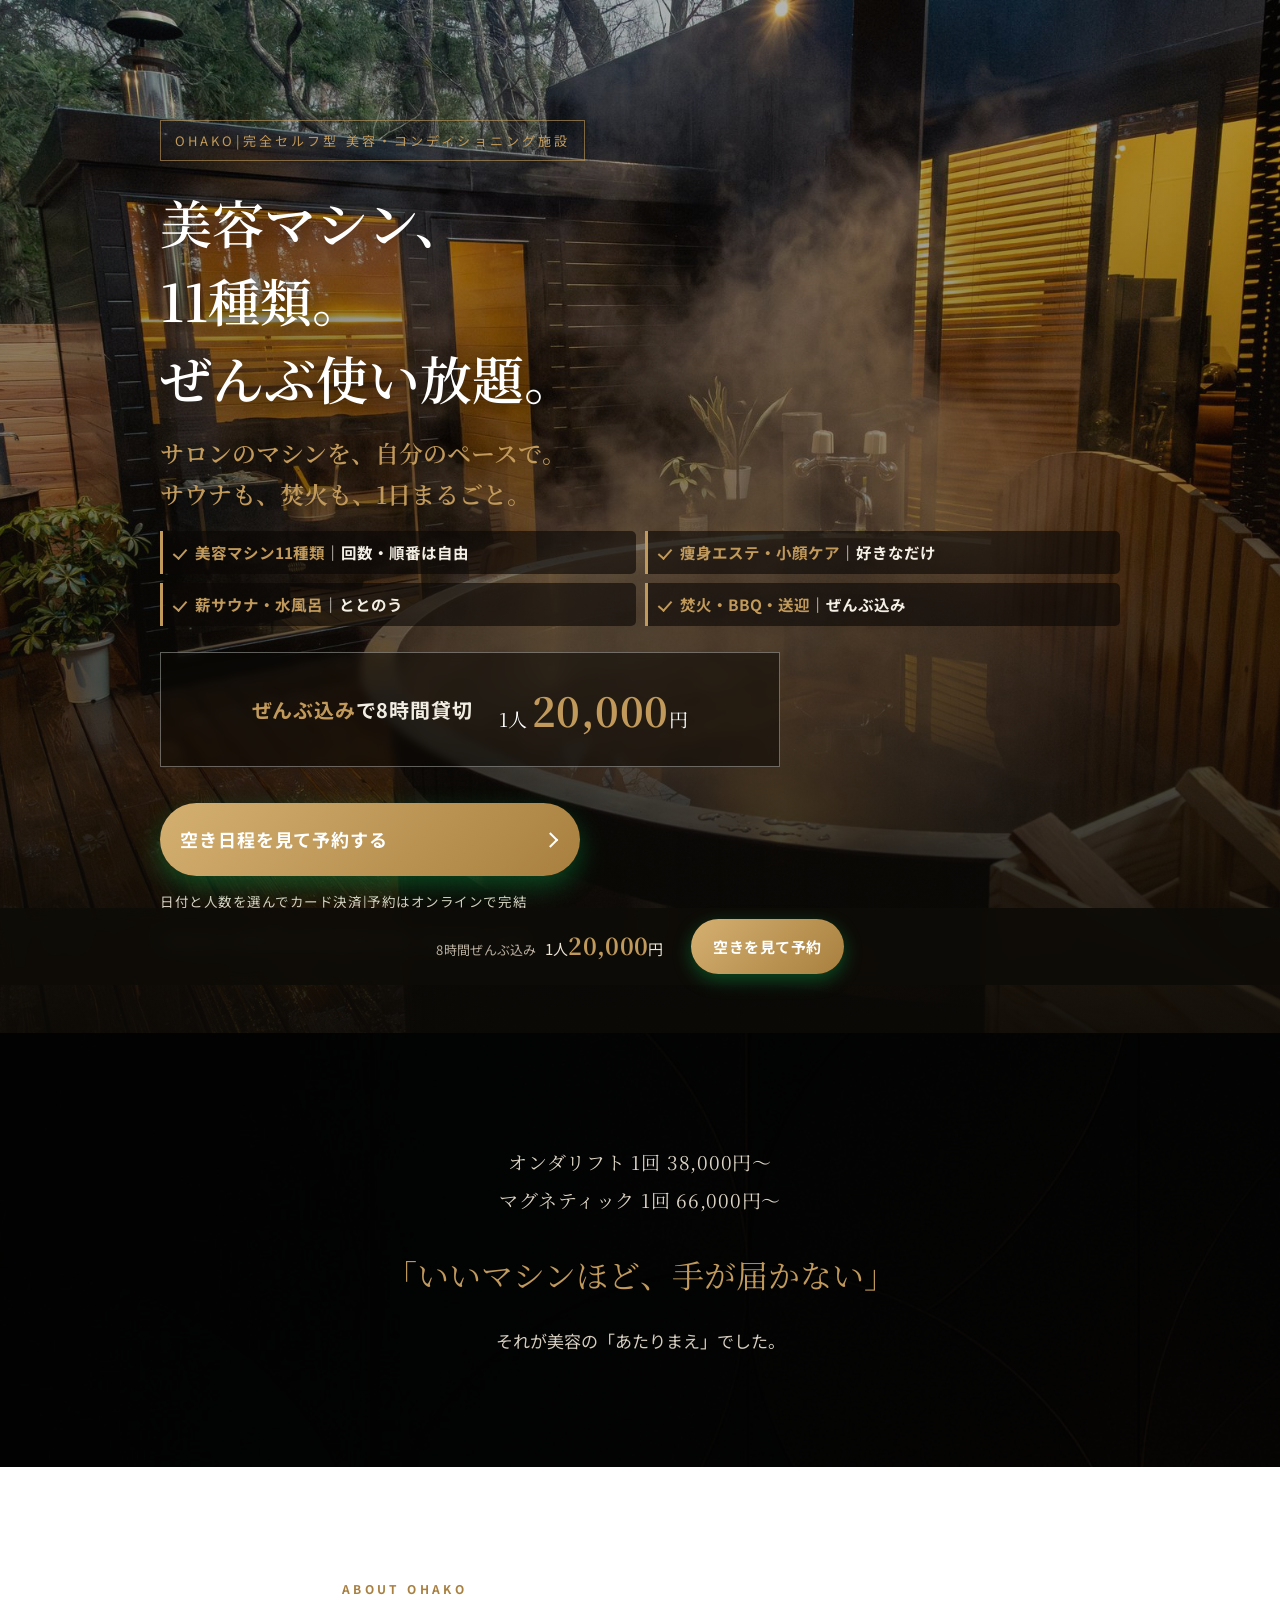
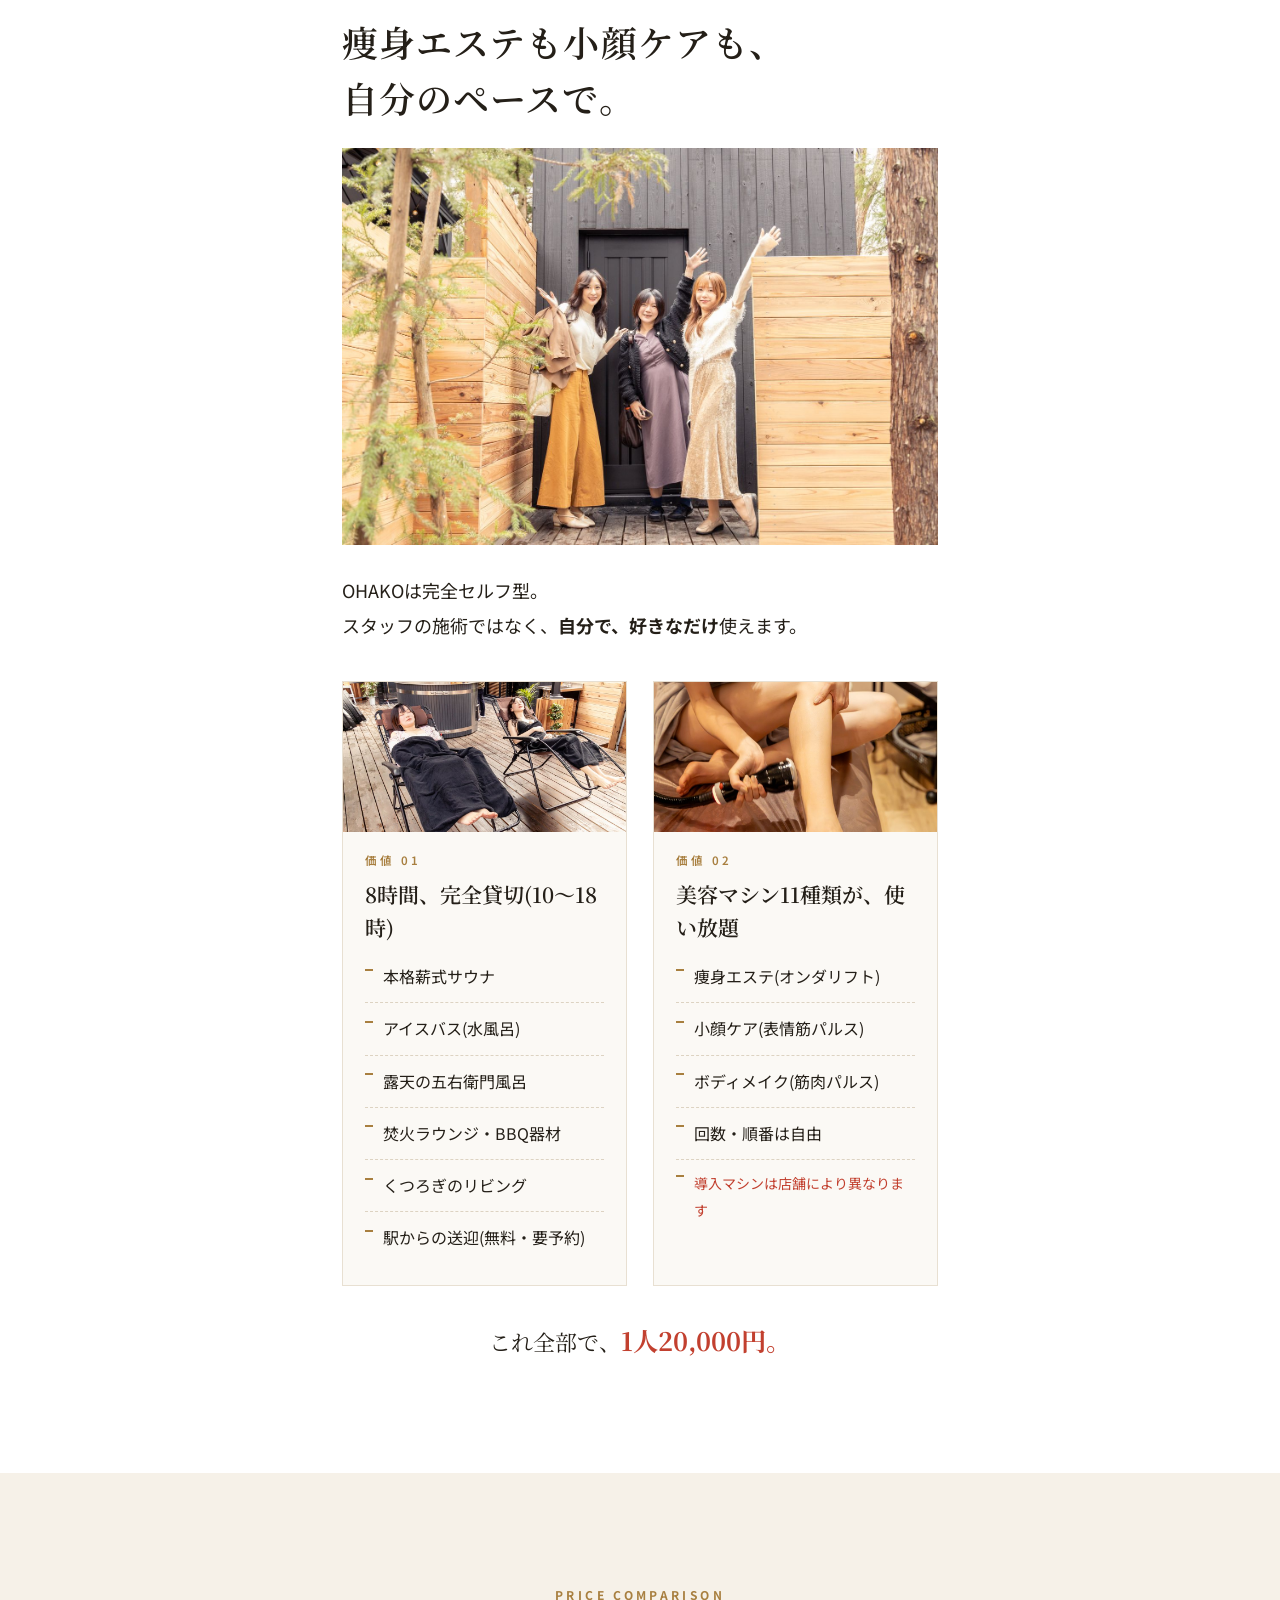
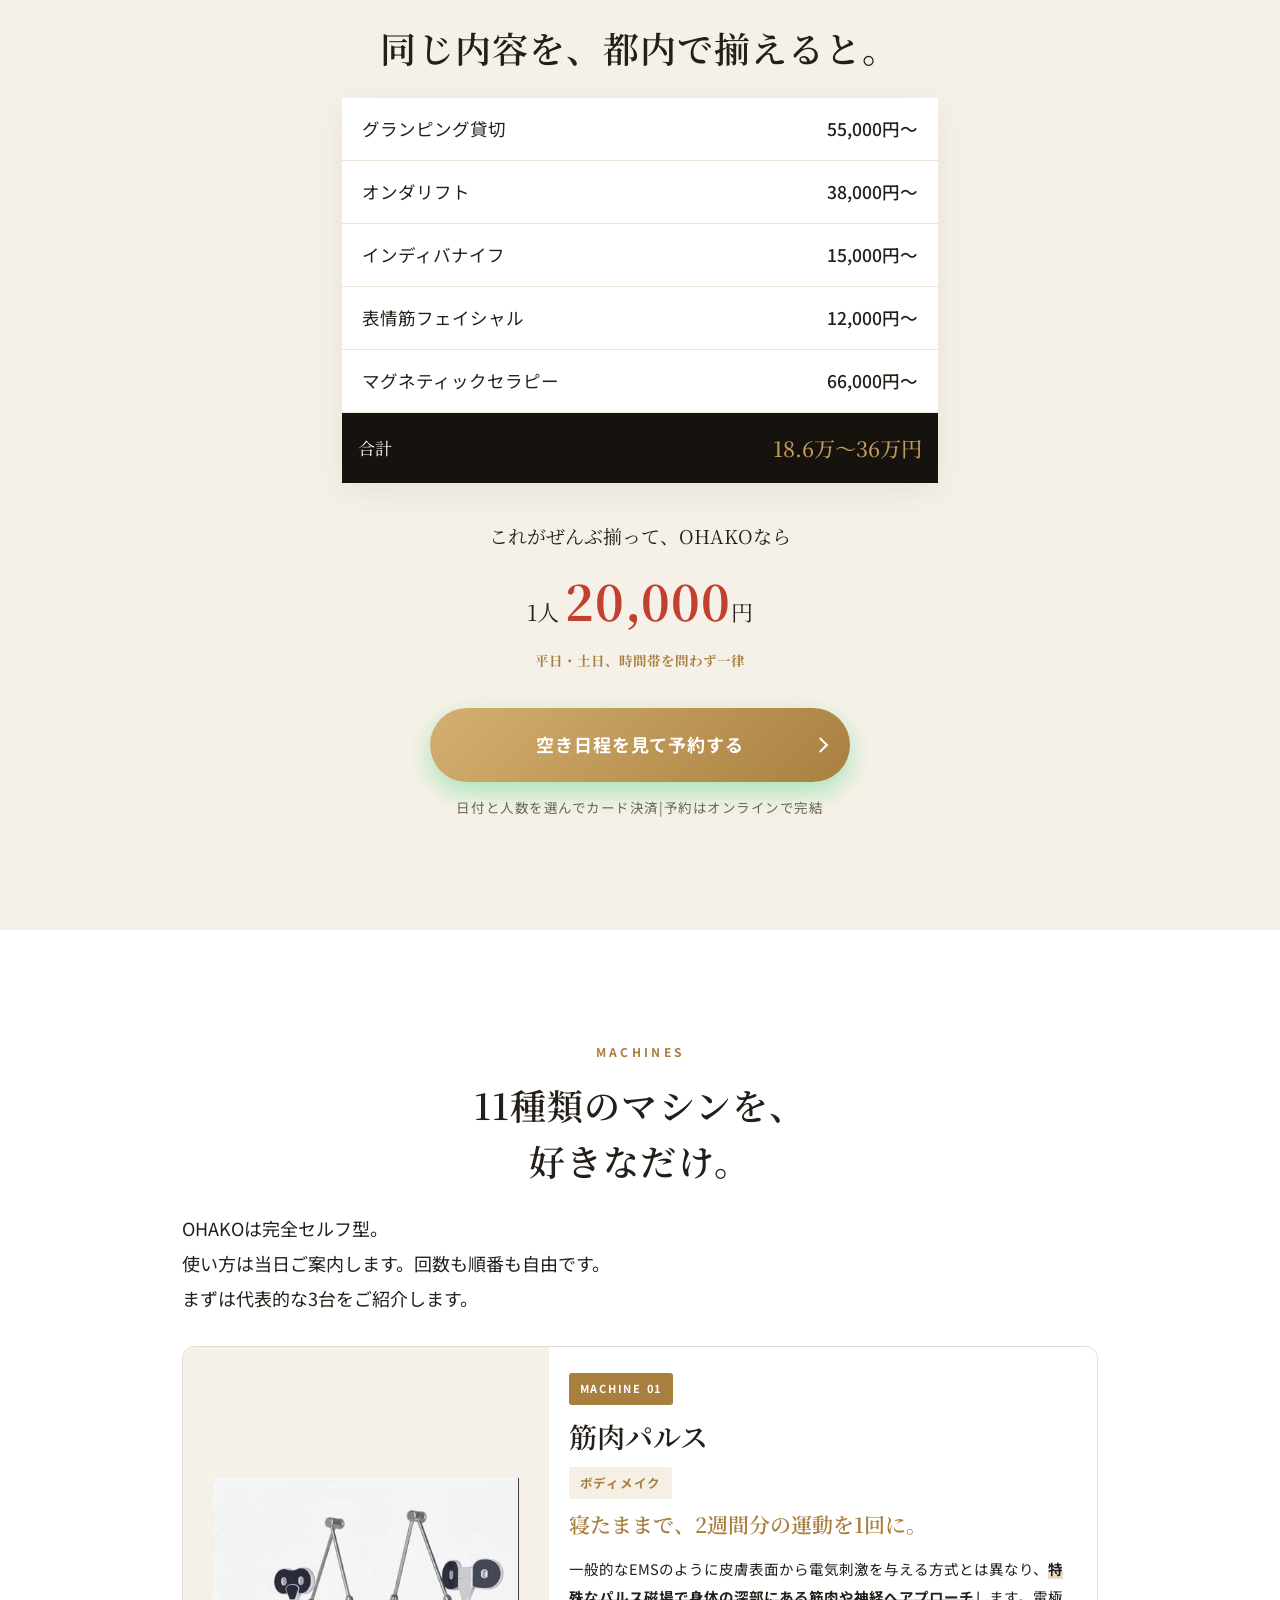
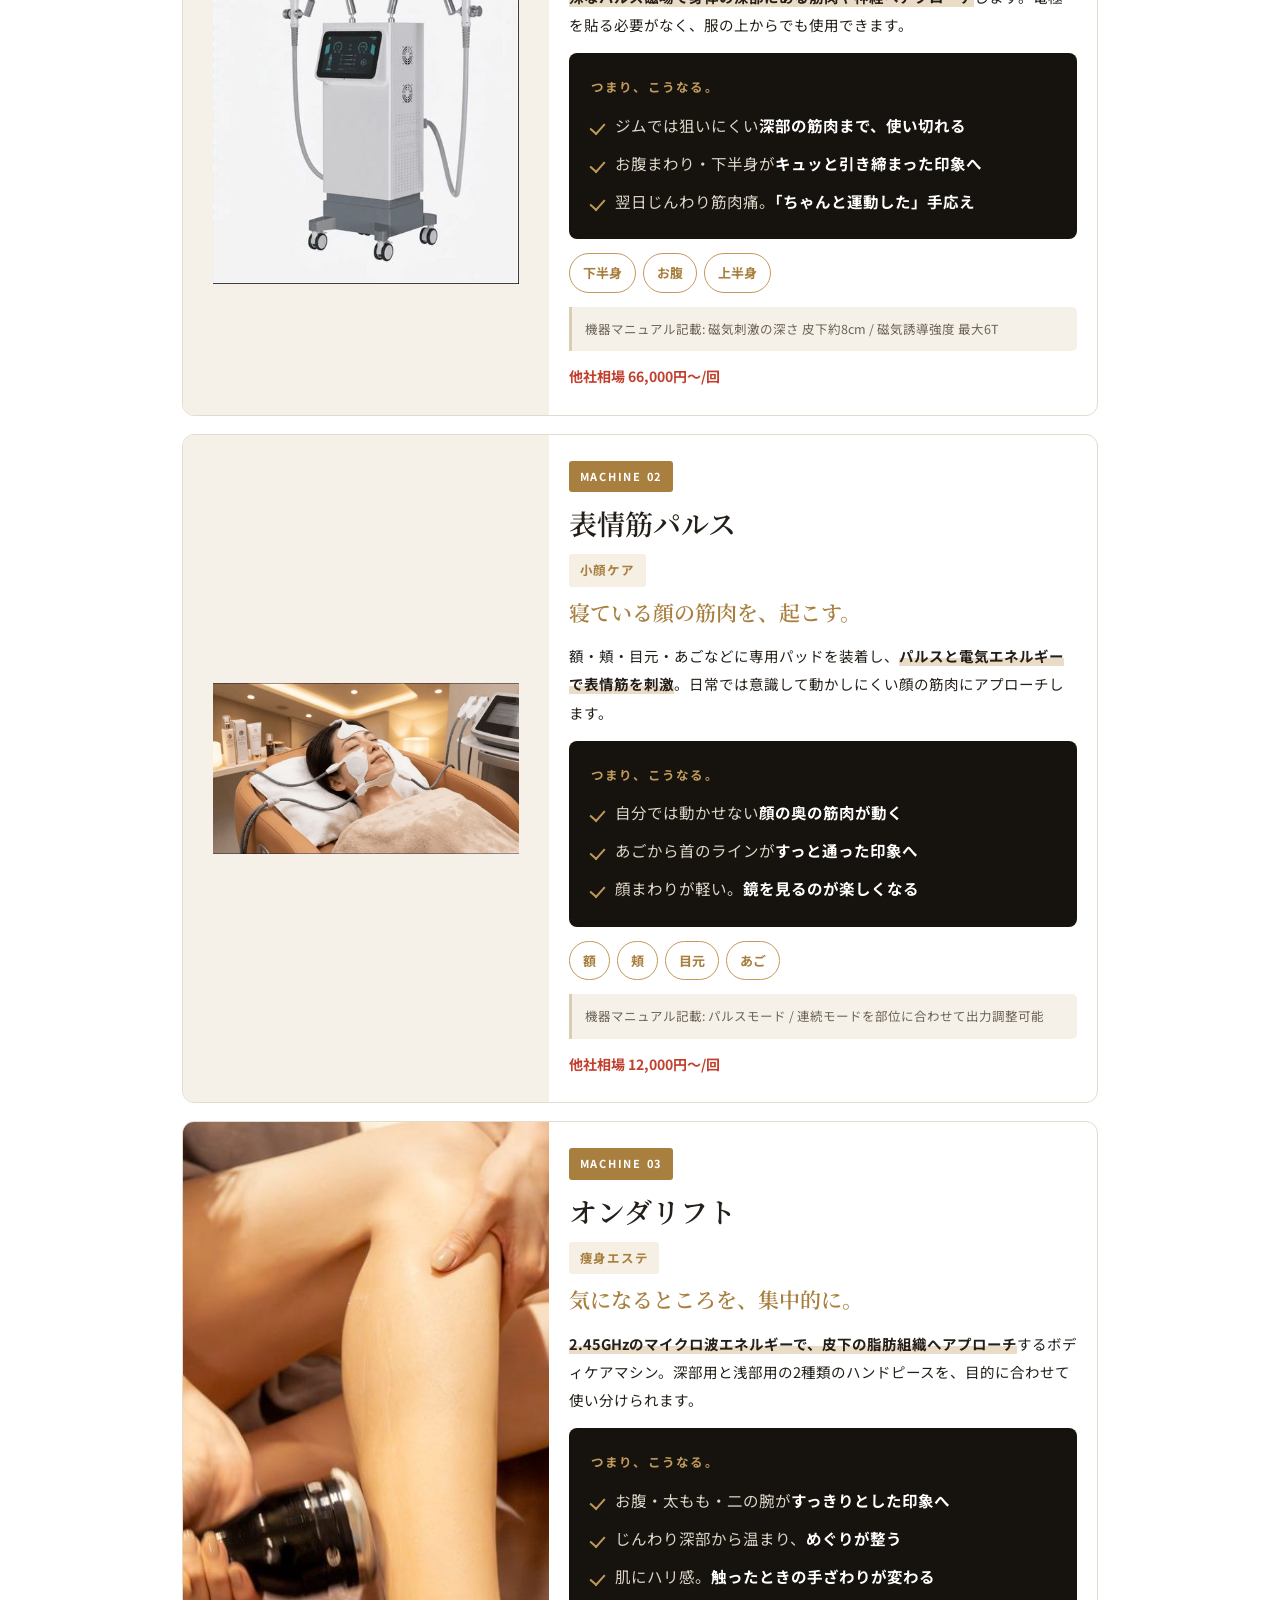
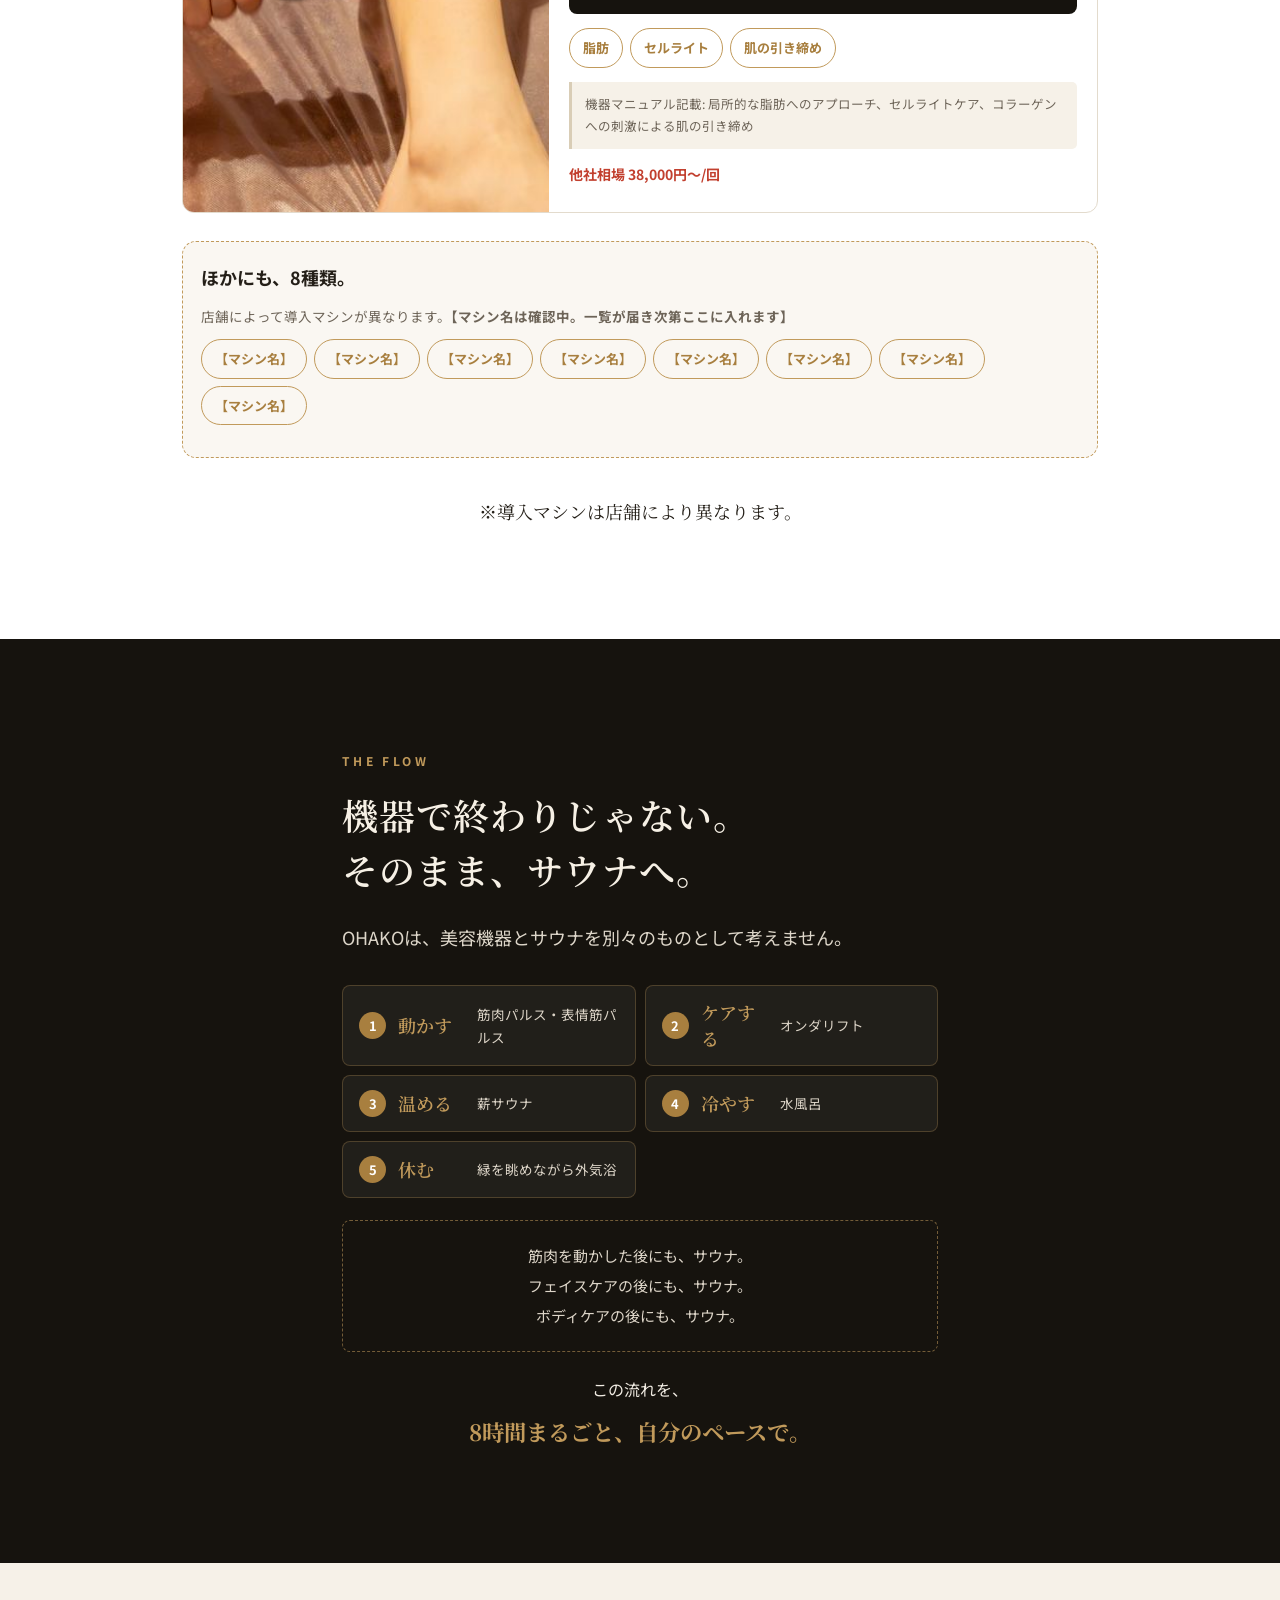
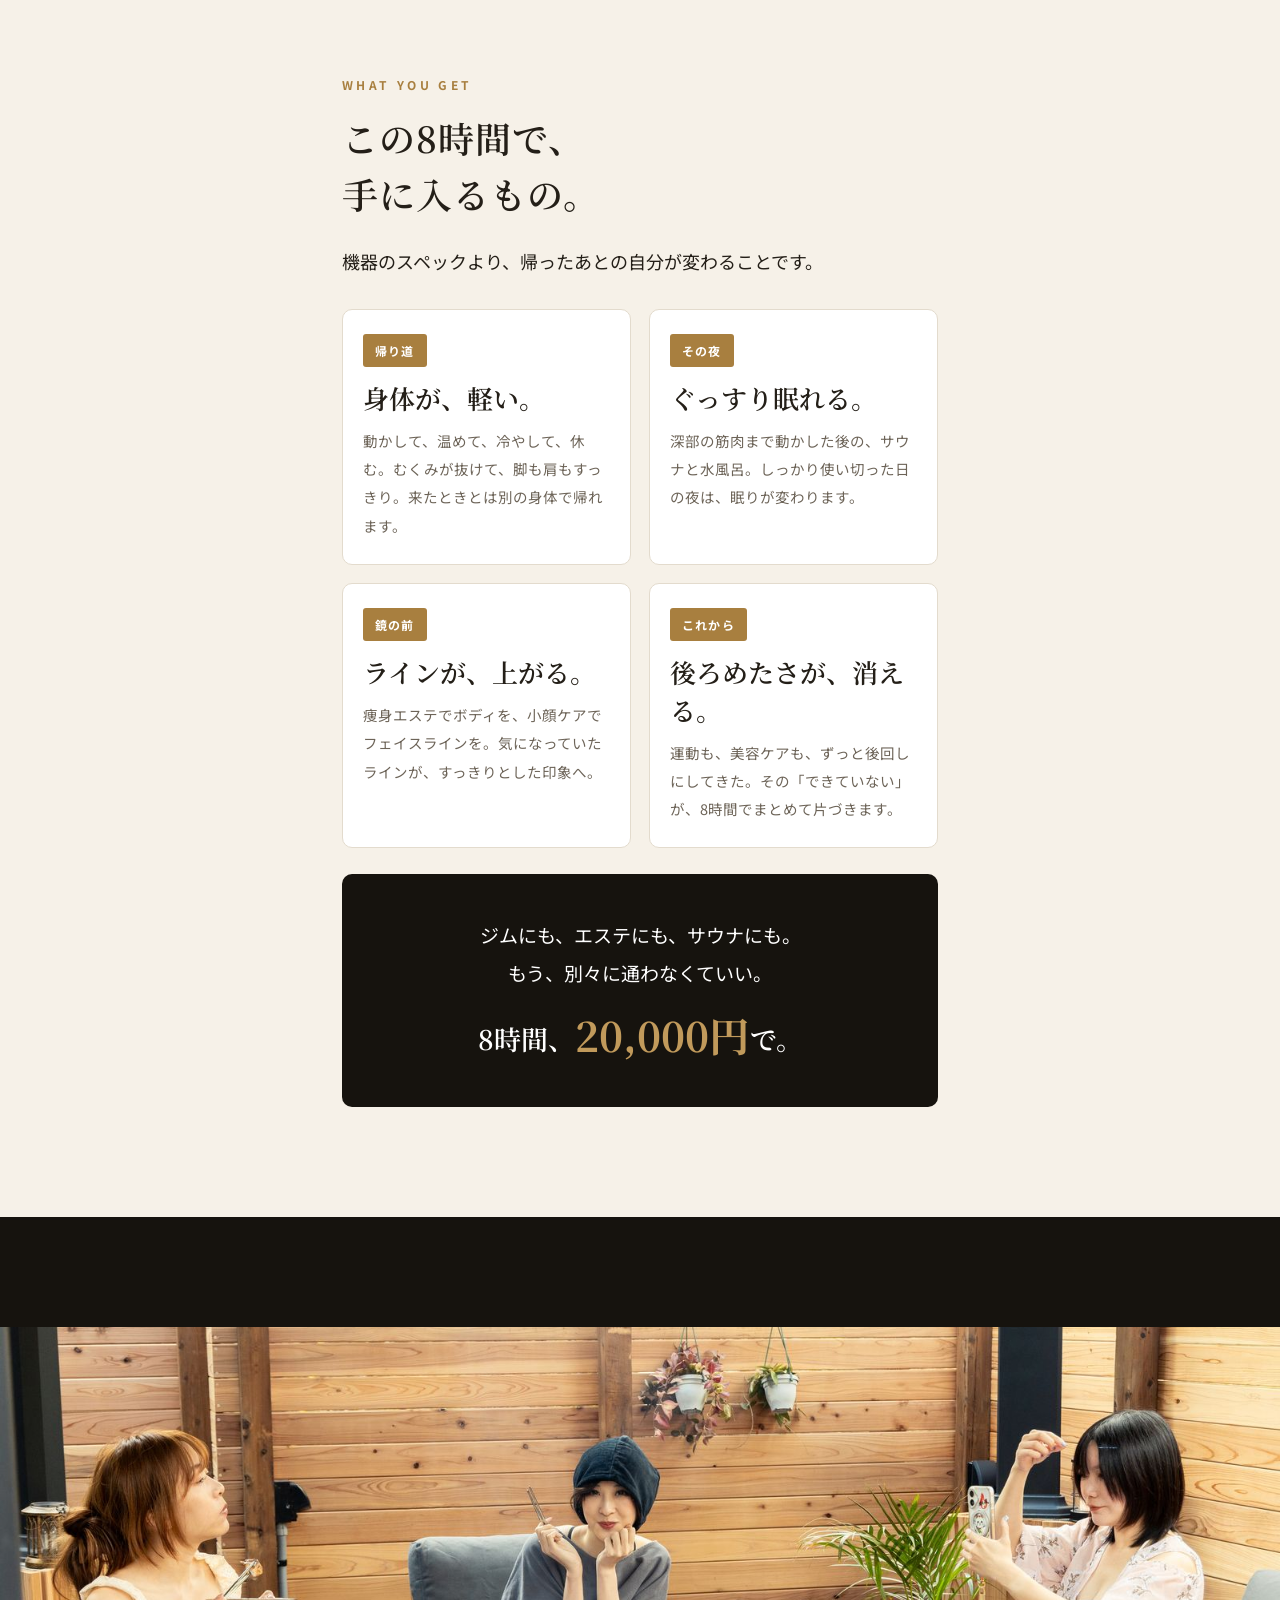
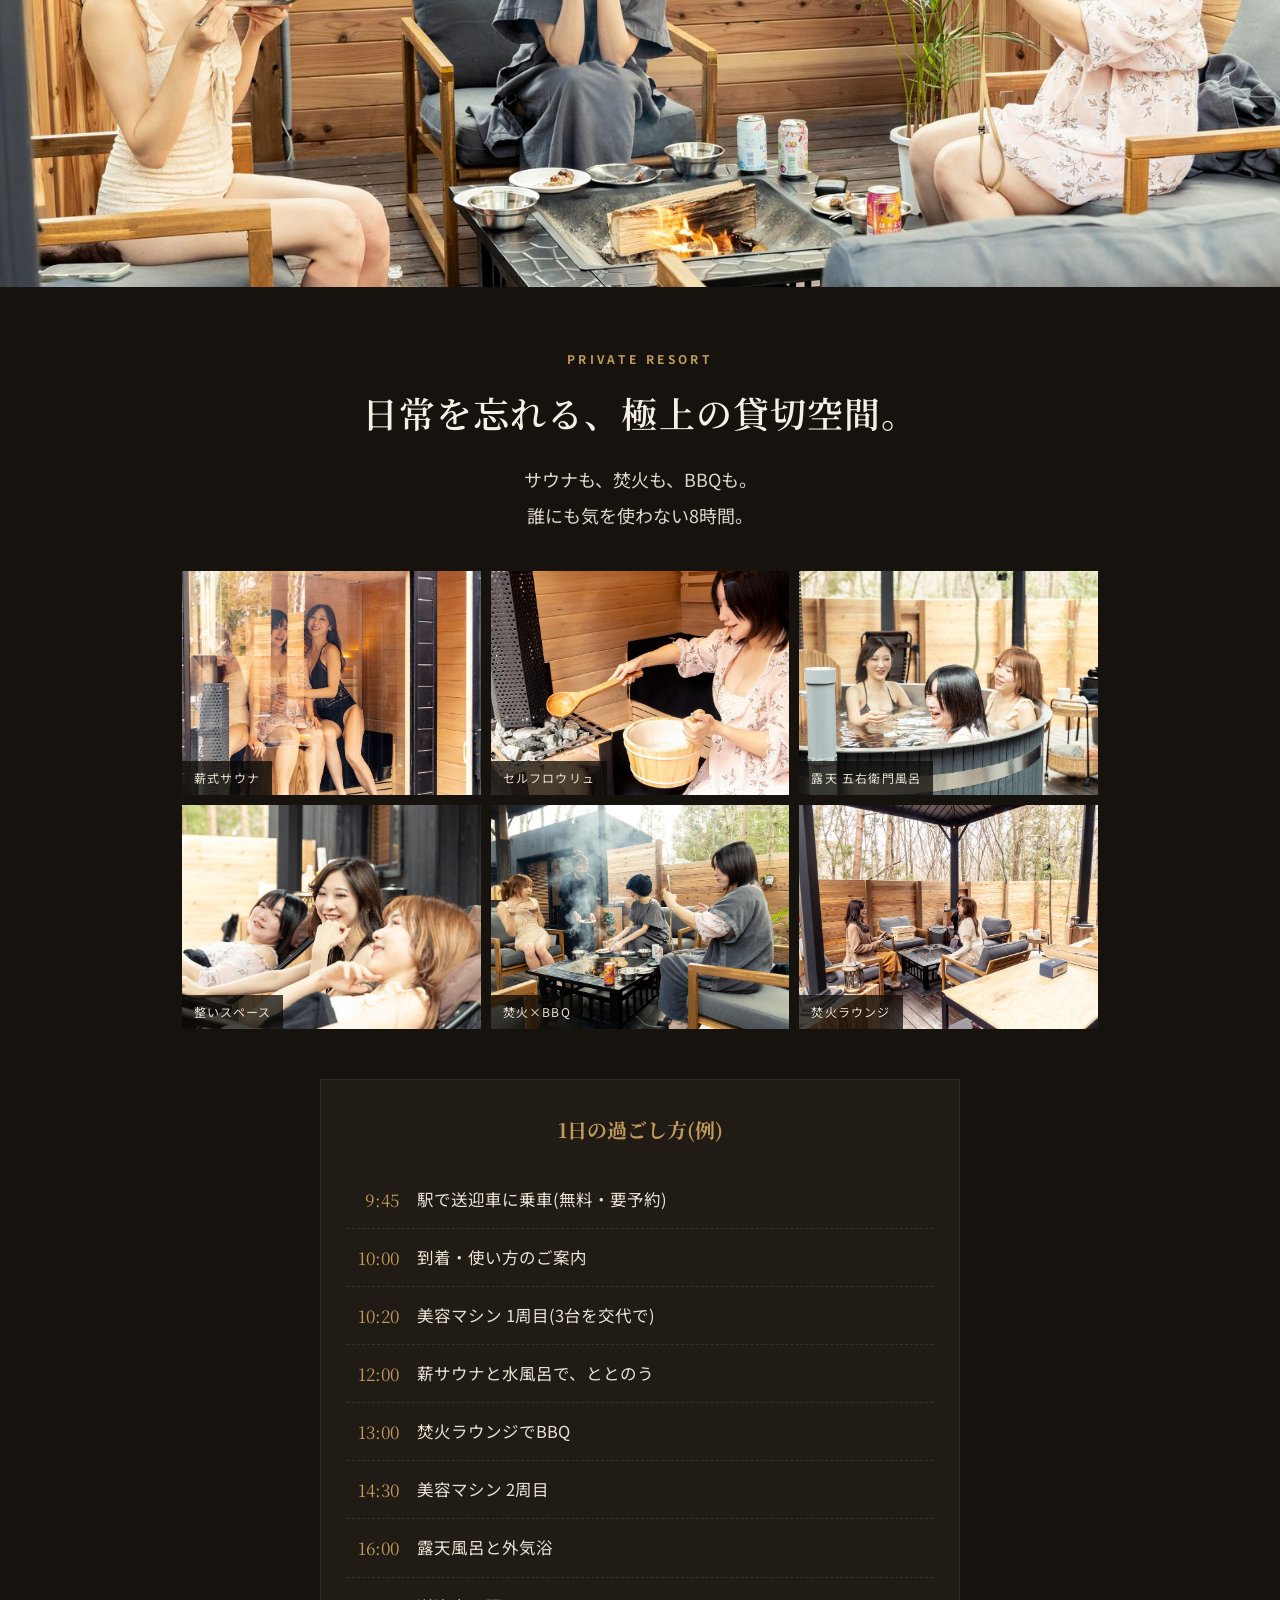
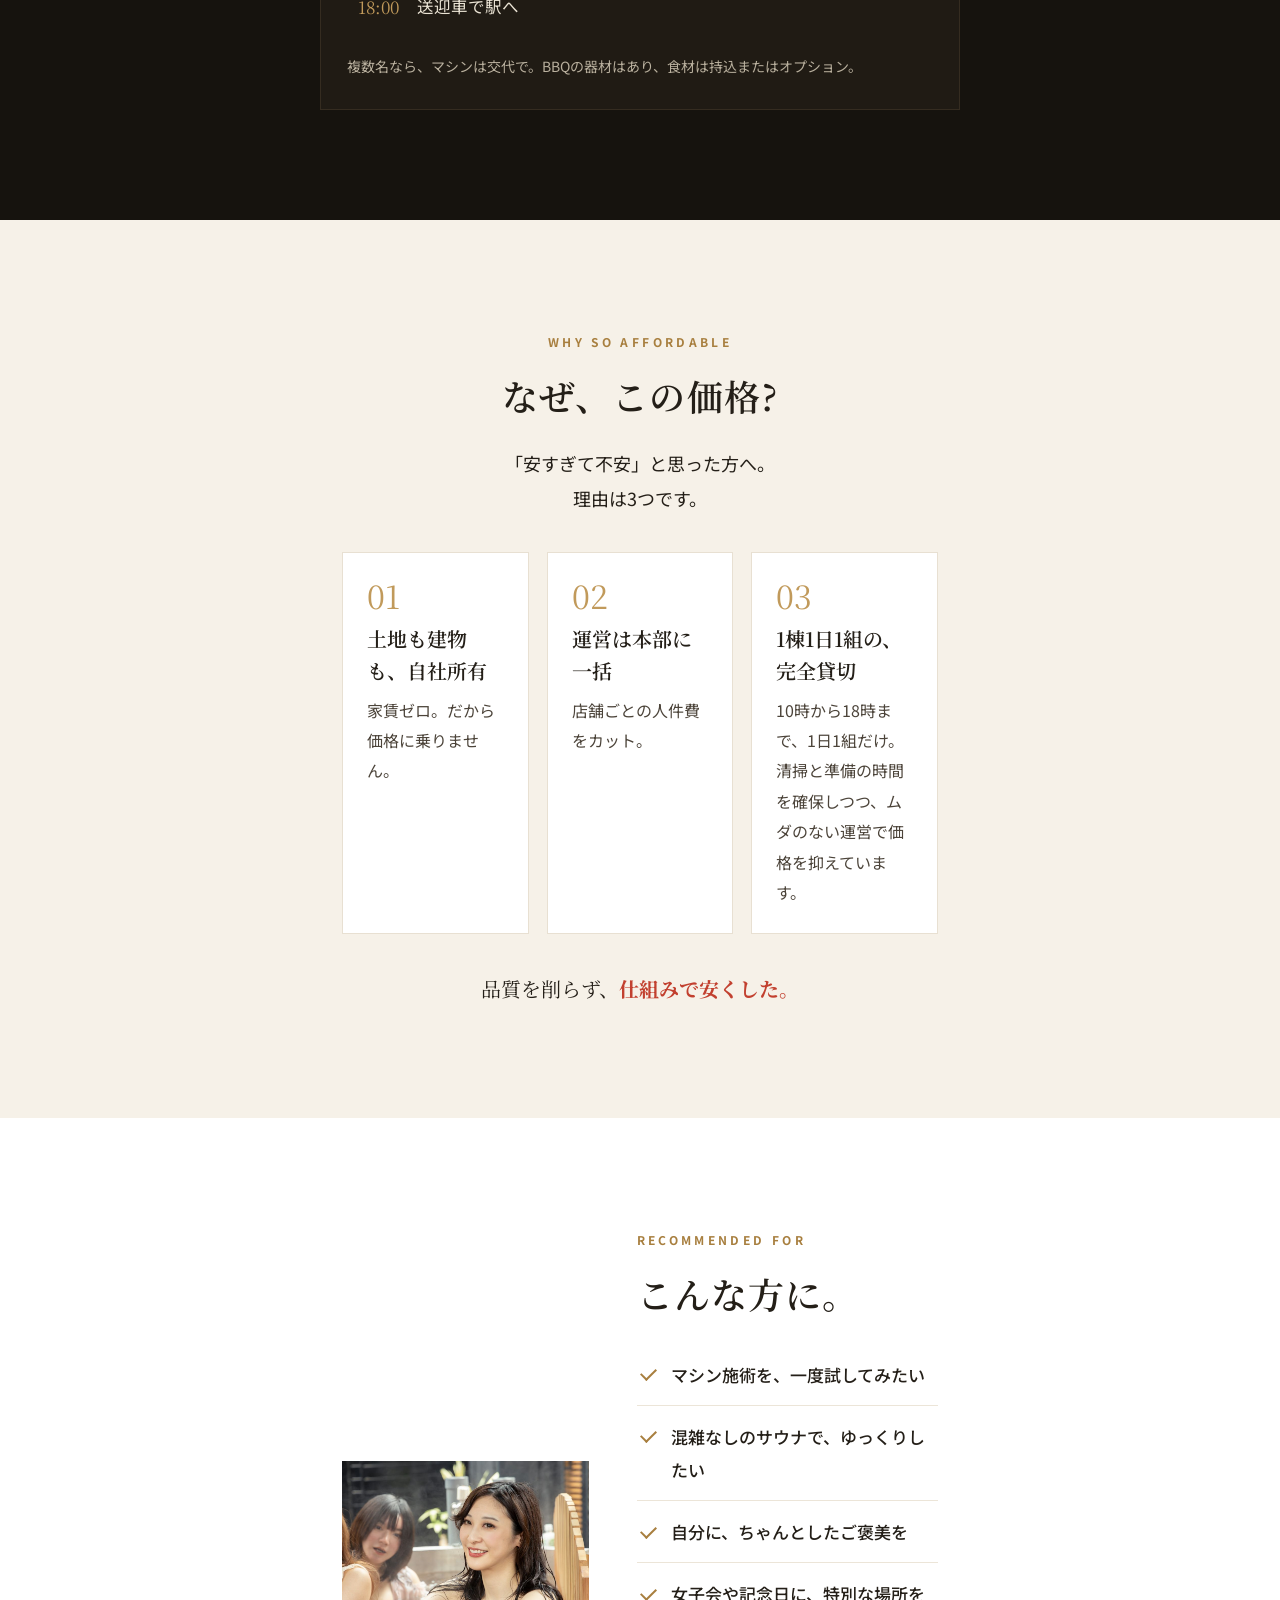
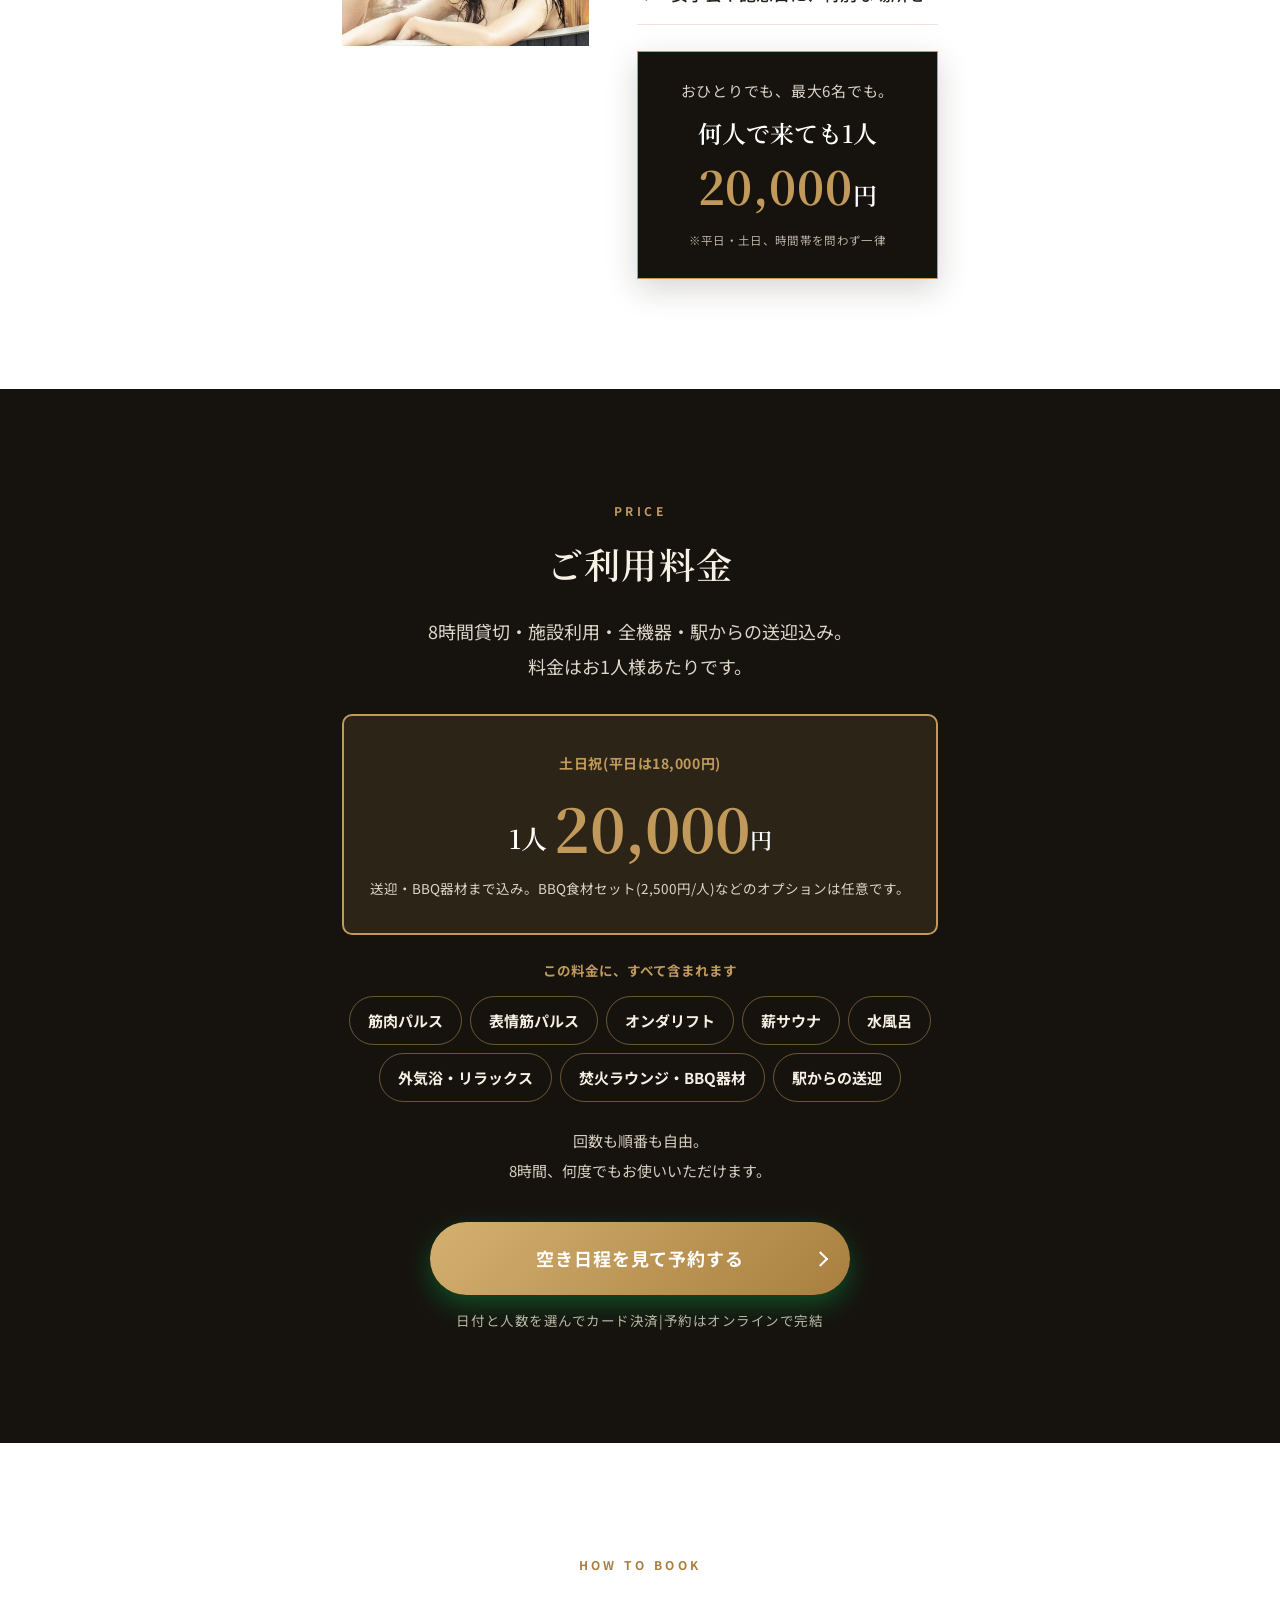
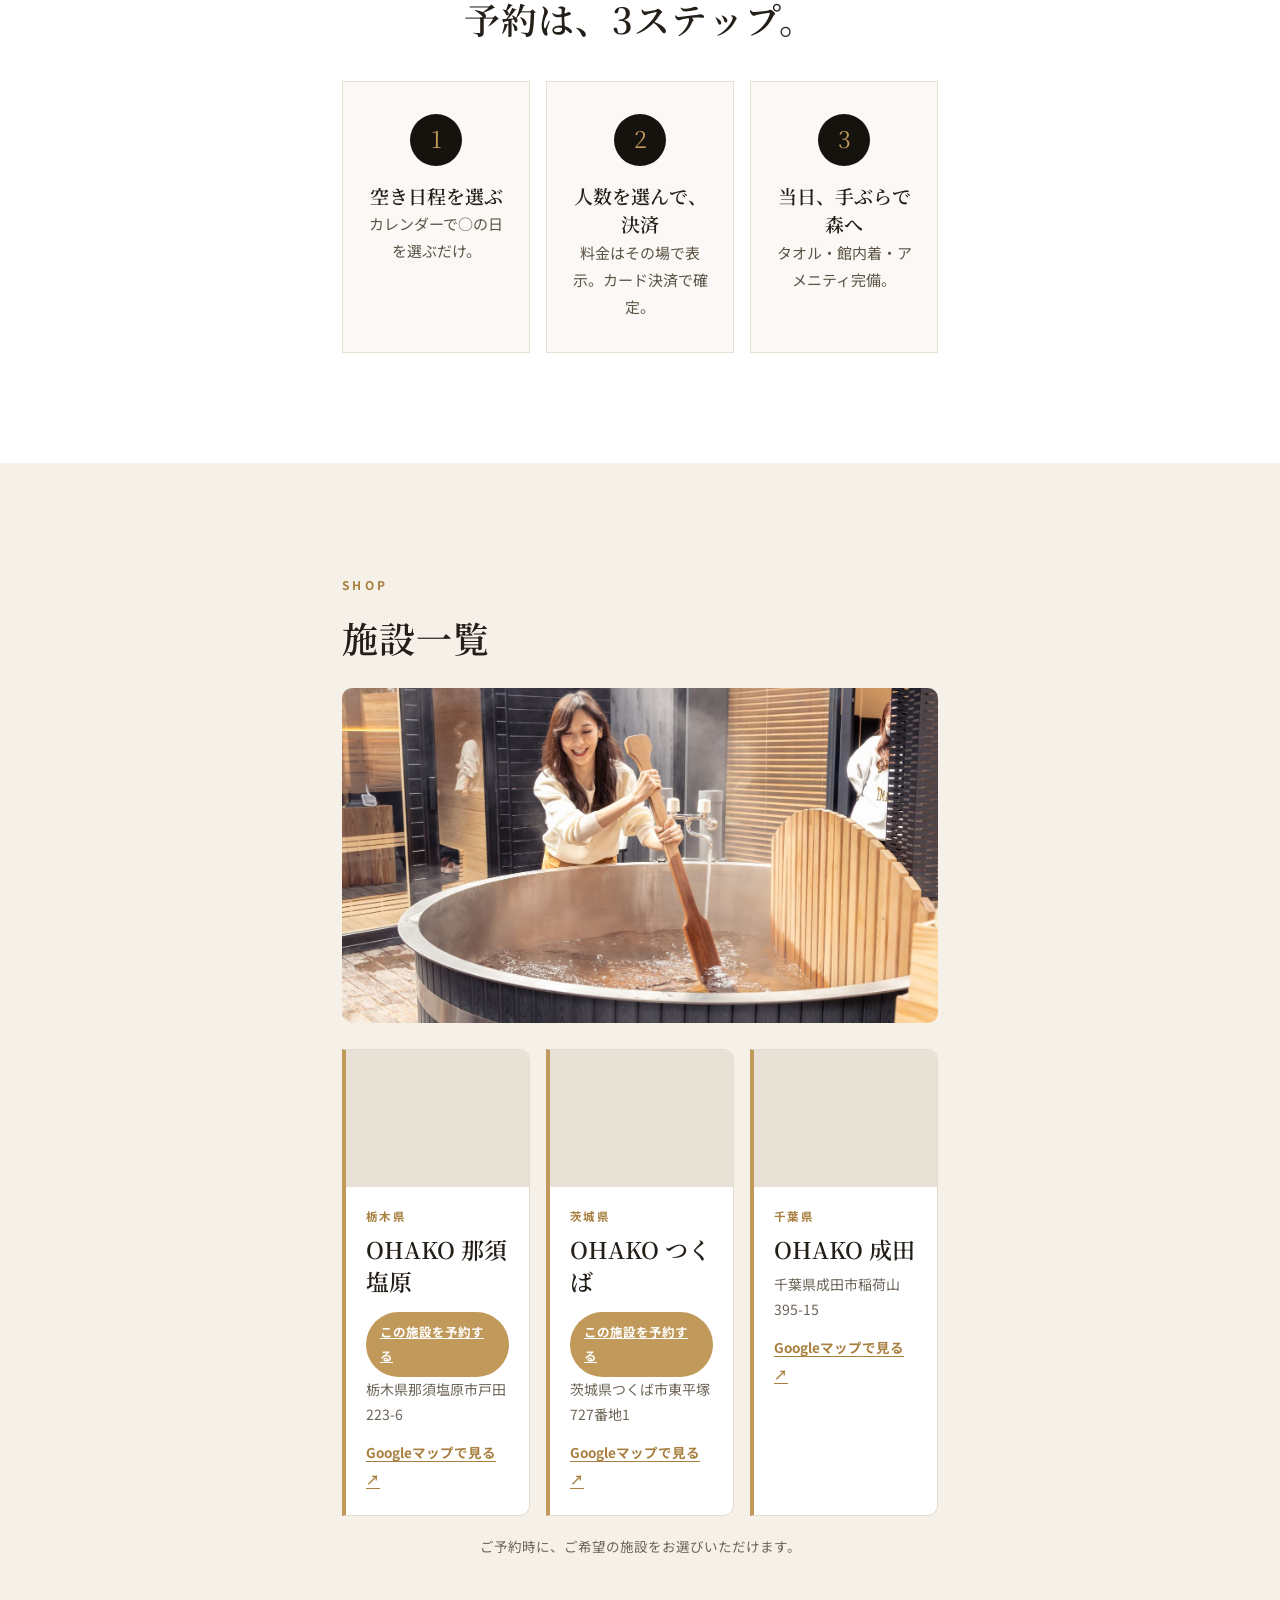
<file: machines-book/index.html>
<!DOCTYPE html>
<html lang="ja">
<head>
<!-- variant: machines-book | マシン11種類も使える | 予約ページ | 1枠8時間 | 1名2万円 -->
<meta charset="UTF-8">
<!-- Google Tag Manager -->
<script>(function(w,d,s,l,i){w[l]=w[l]||[];w[l].push({'gtm.start':
new Date().getTime(),event:'gtm.js'});var f=d.getElementsByTagName(s)[0],
j=d.createElement(s),dl=l!='dataLayer'?'&l='+l:'';j.async=true;j.src=
'https://www.googletagmanager.com/gtm.js?id='+i+dl;f.parentNode.insertBefore(j,f);
})(window,document,'script','dataLayer','GTM-NTWC288X');</script>
<!-- End Google Tag Manager -->
<meta name="viewport" content="width=device-width, initial-scale=1.0">
<title>OHAKO|美容マシンもサウナも焚火も、送迎付き8時間ぜんぶ込みで1人20,000円（那須塩原・つくば）</title>
<meta name="description" content="美容マシン3台・薪サウナ・水風呂・露天風呂・焚火BBQ、駅からの送迎まで、8時間ぜんぶ込みで1人20,000円(平日18,000円)。那須塩原・つくばの一棟を、10時から18時まで貸切。">
<!-- プレビュー公開用。本番配信時に削除を検討 -->
<meta name="robots" content="noindex, nofollow">
<link rel="preconnect" href="https://fonts.googleapis.com">
<link rel="preconnect" href="https://fonts.gstatic.com" crossorigin>
<link href="https://fonts.googleapis.com/css2?family=Noto+Sans+JP:wght@400;500;700&family=Noto+Serif+JP:wght@500;600;700&display=swap" rel="stylesheet">
<link rel="stylesheet" href="../css/style.css">
</head>
<body>
<!-- Google Tag Manager (noscript) -->
<noscript><iframe src="https://www.googletagmanager.com/ns.html?id=GTM-NTWC288X"
height="0" width="0" style="display:none;visibility:hidden"></iframe></noscript>
<!-- End Google Tag Manager (noscript) -->

<!-- ============================================================
  LINE友だち追加リンク: セルフ型LP用の計測URL(2026-09-11 設定)
  https://ohako-beautyresort.com/book/nasu/ (全CTA共通 / class="js-line")
  施設を追加する場合: Sec.11 の shop__list に <li class="shop"> を足す
============================================================= -->

<!-- Sec.1 ファーストビュー -->
<header class="fv">
  <div class="fv__bg">
    <img src="../img/fv-goemon-dusk.jpg" alt="夕暮れのOHAKO。湯気の立つ露天五右衛門風呂とサウナ棟" class="fv__img">
  </div>
  <div class="fv__inner">
    <p class="fv__area">OHAKO|完全セルフ型 美容・コンディショニング施設</p>
    <h1 class="fv__catch">美容マシン、<br>11種類。<br>ぜんぶ使い放題。</h1>
    <p class="fv__benefit">サロンのマシンを、自分のペースで。<br>サウナも、焚火も、1日まるごと。</p>
    <ul class="fv__gets">
      <li><em>美容マシン11種類</em>｜回数・順番は自由</li>
      <li><em>痩身エステ・小顔ケア</em>｜好きなだけ</li>
      <li><em>薪サウナ・水風呂</em>｜ととのう</li>
      <li><em>焚火・BBQ・送迎</em>｜ぜんぶ込み</li>
    </ul>
    <div class="fv__badge">
      <span class="fv__badge-inc"><em>ぜんぶ込み</em>で8時間貸切</span>
      <span class="fv__badge-now">1人 <em>20,000</em>円</span>
    </div>
    <div class="cta">
      <a class="btn-line btn-book js-book" href="https://ohako-beautyresort.com/book/nasu/">空き日程を見て予約する</a>
      <p class="cta__note">日付と人数を選んでカード決済|予約はオンラインで完結</p>
    </div>
    <p class="fv__small">料金はお1人様あたり(平日18,000円)|2名〜6名|10:00〜18:00</p>
  </div>
</header>

<main>

<!-- Sec.2 共感(問題提起) -->
<section class="sec sec--dark empathy reveal">
  <div class="container">
    <p class="empathy__price">オンダリフト 1回 38,000円〜<br>マグネティック 1回 66,000円〜</p>
    <p class="empathy__voice">「いいマシンほど、<br class="sp">手が届かない」</p>
    <p class="empathy__body">それが美容の「あたりまえ」でした。</p>
  </div>
</section>

<!-- Sec.3 OHAKOとは(What is) -->
<section class="sec whatis reveal">
  <div class="container">
    <p class="sec__eyebrow">ABOUT OHAKO</p>
    <h2 class="sec__title">痩身エステも小顔ケアも、<br>自分のペースで。</h2>
    <figure class="whatis__photo">
      <img src="../img/entrance-welcome.jpg" alt="森の中のOHAKO入口で手を振って出迎える3人の女性" loading="lazy">
    </figure>
    <p class="sec__body">OHAKOは完全セルフ型。<br>スタッフの施術ではなく、<strong>自分で、好きなだけ</strong>使えます。</p>

    <div class="value">
      <div class="value__card">
        <img src="../img/sotokiyoku.jpg" alt="外気浴スペースのリクライナーでくつろぐ2人の女性" loading="lazy">
        <h3><span>価値 01</span>8時間、完全貸切(10〜18時)</h3>
        <ul>
          <li>本格薪式サウナ</li>
          <li>アイスバス(水風呂)</li>
          <li>露天の五右衛門風呂</li>
          <li>焚火ラウンジ・BBQ器材</li>
          <li>くつろぎのリビング</li>
          <li>駅からの送迎(無料・要予約)</li>
        </ul>
      </div>
      <div class="value__card">
        <img src="../img/treatment-self.jpg" alt="美容マシンでボディケアをする女性" loading="lazy">
        <h3><span>価値 02</span>美容マシン11種類が、使い放題</h3>
        <ul>
          <li>痩身エステ(オンダリフト)</li>
          <li>小顔ケア(表情筋パルス)</li>
          <li>ボディメイク(筋肉パルス)</li>
          <li>回数・順番は自由</li>
          <li class="value__note">導入マシンは店舗により異なります</li>
        </ul>
      </div>
    </div>
    <p class="whatis__punch">これ全部で、<strong>1人20,000円。</strong></p>
  </div>
</section>

<!-- Sec.4 証拠①: 相場比較 -->
<section class="sec sec--cream compare reveal">
  <div class="container">
    <p class="sec__eyebrow">PRICE COMPARISON</p>
    <h2 class="sec__title">同じ内容を、<br class="sp">都内で揃えると。</h2>
    <table class="compare__table">
      <tbody>
        <tr><td>グランピング貸切</td><td>55,000円〜</td></tr>
        <tr><td>オンダリフト</td><td>38,000円〜</td></tr>
        <tr><td>インディバナイフ</td><td>15,000円〜</td></tr>
        <tr><td>表情筋フェイシャル</td><td>12,000円〜</td></tr>
        <tr><td>マグネティックセラピー</td><td>66,000円〜</td></tr>
      </tbody>
      <tfoot>
        <tr><td>合計</td><td><em>18.6万〜36万円</em></td></tr>
      </tfoot>
    </table>
    <div class="compare__answer">
      <p>これがぜんぶ揃って、OHAKOなら</p>
      <p class="compare__price">1人 <em>20,000</em>円</p>
      <p class="compare__flat">平日・土日、時間帯を問わず一律</p>
    </div>
    <div class="cta">
      <a class="btn-line btn-book js-book" href="https://ohako-beautyresort.com/book/nasu/">空き日程を見て予約する</a>
      <p class="cta__note">日付と人数を選んでカード決済|予約はオンラインで完結</p>
    </div>
  </div>
</section>

<!-- Sec.5 証拠②: 導入機器（完全セルフ型・具体内容） -->
<section class="sec machines reveal">
  <div class="container">
    <p class="sec__eyebrow">MACHINES</p>
    <h2 class="sec__title">11種類のマシンを、<br>好きなだけ。</h2>
    <p class="sec__body">OHAKOは完全セルフ型。<br>使い方は当日ご案内します。回数も順番も自由です。<br>まずは代表的な3台をご紹介します。</p>

    <article class="mc">
      <div class="mc__photo"><img src="../img/machine-magnetic.jpg" alt="筋肉パルス機器の本体" loading="lazy" width="436" height="579"></div>
      <div class="mc__body">
        <p class="mc__tag">MACHINE 01</p>
        <h3 class="mc__name">筋肉パルス</h3>
        <p class="mc__sub">ボディメイク</p>
        <p class="mc__catch">寝たままで、2週間分の運動を1回に。</p>
        <p class="mc__desc">一般的なEMSのように皮膚表面から電気刺激を与える方式とは異なり、<strong>特殊なパルス磁場で身体の深部にある筋肉や神経へアプローチ</strong>します。電極を貼る必要がなく、服の上からでも使用できます。</p>

        <div class="mc__result">
          <p class="mc__result-ttl">つまり、こうなる。</p>
          <ul>
            <li>ジムでは狙いにくい<strong>深部の筋肉まで、使い切れる</strong></li>
            <li>お腹まわり・下半身が<strong>キュッと引き締まった印象へ</strong></li>
            <li>翌日じんわり筋肉痛。<strong>「ちゃんと運動した」手応え</strong></li>
          </ul>
        </div>

        <ul class="mc__parts"><li>下半身</li><li>お腹</li><li>上半身</li></ul>
        <p class="mc__spec">機器マニュアル記載: 磁気刺激の深さ 皮下約8cm / 磁気誘導強度 最大6T</p>
        <p class="mc__market">他社相場 66,000円〜/回</p>
      </div>
    </article>

    <article class="mc">
      <div class="mc__photo"><img src="../img/machine-facial.jpg" alt="表情筋パルスのフェイスケアマシン" loading="lazy" width="898" height="504"></div>
      <div class="mc__body">
        <p class="mc__tag">MACHINE 02</p>
        <h3 class="mc__name">表情筋パルス</h3>
        <p class="mc__sub">小顔ケア</p>
        <p class="mc__catch">寝ている顔の筋肉を、起こす。</p>
        <p class="mc__desc">額・頬・目元・あごなどに専用パッドを装着し、<strong>パルスと電気エネルギーで表情筋を刺激</strong>。日常では意識して動かしにくい顔の筋肉にアプローチします。</p>

        <div class="mc__result">
          <p class="mc__result-ttl">つまり、こうなる。</p>
          <ul>
            <li>自分では動かせない<strong>顔の奥の筋肉が動く</strong></li>
            <li>あごから首のラインが<strong>すっと通った印象へ</strong></li>
            <li>顔まわりが軽い。<strong>鏡を見るのが楽しくなる</strong></li>
          </ul>
        </div>

        <ul class="mc__parts"><li>額</li><li>頬</li><li>目元</li><li>あご</li></ul>
        <p class="mc__spec">機器マニュアル記載: パルスモード / 連続モードを部位に合わせて出力調整可能</p>
        <p class="mc__market">他社相場 12,000円〜/回</p>
      </div>
    </article>

    <article class="mc">
      <div class="mc__photo"><img src="../img/treatment-self.jpg" alt="オンダリフトのハンドピースを自分で脚に当てている様子" loading="lazy" width="1000" height="667"></div>
      <div class="mc__body">
        <p class="mc__tag">MACHINE 03</p>
        <h3 class="mc__name">オンダリフト</h3>
        <p class="mc__sub">痩身エステ</p>
        <p class="mc__catch">気になるところを、集中的に。</p>
        <p class="mc__desc"><strong>2.45GHzのマイクロ波エネルギーで、皮下の脂肪組織へアプローチ</strong>するボディケアマシン。深部用と浅部用の2種類のハンドピースを、目的に合わせて使い分けられます。</p>

        <div class="mc__result">
          <p class="mc__result-ttl">つまり、こうなる。</p>
          <ul>
            <li>お腹・太もも・二の腕が<strong>すっきりとした印象へ</strong></li>
            <li>じんわり深部から温まり、<strong>めぐりが整う</strong></li>
            <li>肌にハリ感。<strong>触ったときの手ざわりが変わる</strong></li>
          </ul>
        </div>

        <ul class="mc__parts"><li>脂肪</li><li>セルライト</li><li>肌の引き締め</li></ul>
        <p class="mc__spec">機器マニュアル記載: 局所的な脂肪へのアプローチ、セルライトケア、コラーゲンへの刺激による肌の引き締め</p>
        <p class="mc__market">他社相場 38,000円〜/回</p>
      </div>
    </article>

    <div class="machines__more">
      <h3>ほかにも、8種類。</h3>
      <p>店舗によって導入マシンが異なります。<strong>【マシン名は確認中。一覧が届き次第ここに入れます】</strong></p>
      <ul class="mc__parts">
        <li>【マシン名】</li><li>【マシン名】</li><li>【マシン名】</li><li>【マシン名】</li>
        <li>【マシン名】</li><li>【マシン名】</li><li>【マシン名】</li><li>【マシン名】</li>
      </ul>
    </div>
    <p class="machines__closing">※導入マシンは店舗により異なります。</p>
  </div>
</section>

<!-- Sec.5.5 美容機器×サウナの流れ -->
<section class="sec sec--dark cycle reveal">
  <div class="container">
    <p class="sec__eyebrow sec__eyebrow--gold">THE FLOW</p>
    <h2 class="sec__title">機器で終わりじゃない。<br>そのまま、サウナへ。</h2>
    <p class="sec__body">OHAKOは、美容機器とサウナを別々のものとして考えません。</p>

    <ol class="cycle__list">
      <li><span class="cycle__no">1</span><span class="cycle__act">動かす</span><span class="cycle__how">筋肉パルス・表情筋パルス</span></li>
      <li><span class="cycle__no">2</span><span class="cycle__act">ケアする</span><span class="cycle__how">オンダリフト</span></li>
      <li><span class="cycle__no">3</span><span class="cycle__act">温める</span><span class="cycle__how">薪サウナ</span></li>
      <li><span class="cycle__no">4</span><span class="cycle__act">冷やす</span><span class="cycle__how">水風呂</span></li>
      <li><span class="cycle__no">5</span><span class="cycle__act">休む</span><span class="cycle__how">緑を眺めながら外気浴</span></li>
    </ol>

    <div class="cycle__repeat">
      <p>筋肉を動かした後にも、サウナ。</p>
      <p>フェイスケアの後にも、サウナ。</p>
      <p>ボディケアの後にも、サウナ。</p>
    </div>

    <p class="cycle__punch">この流れを、<strong>8時間まるごと、自分のペースで。</strong></p>
  </div>
</section>

<!-- Sec.5.6 何が手に入るのか -->
<section class="sec sec--cream gets reveal">
  <div class="container">
    <p class="sec__eyebrow">WHAT YOU GET</p>
    <h2 class="sec__title">この8時間で、<br>手に入るもの。</h2>
    <p class="sec__body">機器のスペックより、<br class="sp">帰ったあとの自分が変わることです。</p>

    <div class="gets__grid">
      <article class="get">
        <p class="get__when">帰り道</p>
        <h3 class="get__what">身体が、軽い。</h3>
        <p class="get__desc">動かして、温めて、冷やして、休む。むくみが抜けて、脚も肩もすっきり。来たときとは別の身体で帰れます。</p>
      </article>
      <article class="get">
        <p class="get__when">その夜</p>
        <h3 class="get__what">ぐっすり眠れる。</h3>
        <p class="get__desc">深部の筋肉まで動かした後の、サウナと水風呂。しっかり使い切った日の夜は、眠りが変わります。</p>
      </article>
      <article class="get">
        <p class="get__when">鏡の前</p>
        <h3 class="get__what">ラインが、上がる。</h3>
        <p class="get__desc">痩身エステでボディを、小顔ケアでフェイスラインを。気になっていたラインが、すっきりとした印象へ。</p>
      </article>
      <article class="get">
        <p class="get__when">これから</p>
        <h3 class="get__what">後ろめたさが、消える。</h3>
        <p class="get__desc">運動も、美容ケアも、ずっと後回しにしてきた。その「できていない」が、8時間でまとめて片づきます。</p>
      </article>
    </div>

    <div class="gets__punch">
      <p class="gets__punch-1">ジムにも、エステにも、サウナにも。<br>もう、別々に通わなくていい。</p>
      <p class="gets__punch-2">8時間、<em>20,000円</em>で。</p>
    </div>
  </div>
</section>

<!-- Sec.6 証拠③: 空間と1日の過ごし方 -->
<section class="sec sec--dark space reveal">
  <div class="space__hero">
    <img src="../img/lounge-group.jpg" alt="焚火テーブルを囲んで談笑する3人の女性" loading="lazy">
  </div>
  <div class="container">
    <p class="sec__eyebrow sec__eyebrow--gold">PRIVATE RESORT</p>
    <h2 class="sec__title">日常を忘れる、<br class="sp">極上の貸切空間。</h2>
    <p class="sec__body">サウナも、焚火も、BBQも。<br>誰にも気を使わない8時間。</p>

    <div class="space__gallery">
      <figure><img src="../img/gallery-sauna.jpg" alt="サウナ室でくつろぐ2人の女性" loading="lazy"><figcaption>薪式サウナ</figcaption></figure>
      <figure><img src="../img/gallery-loyly.jpg" alt="サウナストーンに水をかけてロウリュする女性" loading="lazy"><figcaption>セルフロウリュ</figcaption></figure>
      <figure><img src="../img/gallery-goemon.jpg" alt="露天の五右衛門風呂を楽しむ3人の女性" loading="lazy"><figcaption>露天 五右衛門風呂</figcaption></figure>
      <figure><img src="../img/gallery-totonoi.jpg" alt="リクライナーで整う3人の女性" loading="lazy"><figcaption>整いスペース</figcaption></figure>
      <figure><img src="../img/gallery-bbq.jpg" alt="焚火を囲んでBBQを楽しむ3人" loading="lazy"><figcaption>焚火×BBQ</figcaption></figure>
      <figure><img src="../img/gallery-lounge.jpg" alt="薪ストーブのある焚火ラウンジ" loading="lazy"><figcaption>焚火ラウンジ</figcaption></figure>
    </div>

    <div class="timeline">
      <h3 class="timeline__title">1日の過ごし方(例)</h3>
      <dl>
        <div><dt>9:45</dt><dd>駅で送迎車に乗車(無料・要予約)</dd></div>
        <div><dt>10:00</dt><dd>到着・使い方のご案内</dd></div>
        <div><dt>10:20</dt><dd>美容マシン 1周目(3台を交代で)</dd></div>
        <div><dt>12:00</dt><dd>薪サウナと水風呂で、ととのう</dd></div>
        <div><dt>13:00</dt><dd>焚火ラウンジでBBQ</dd></div>
        <div><dt>14:30</dt><dd>美容マシン 2周目</dd></div>
        <div><dt>16:00</dt><dd>露天風呂と外気浴</dd></div>
        <div><dt>18:00</dt><dd>送迎車で駅へ</dd></div>
      </dl>
      <p class="timeline__note">複数名なら、マシンは交代で。BBQの器材はあり、食材は持込またはオプション。</p>
    </div>
  </div>
</section>

<!-- Sec.7 理由: なぜこの価格でできるのか -->
<section class="sec sec--cream reasons reveal">
  <div class="container">
    <p class="sec__eyebrow">WHY SO AFFORDABLE</p>
    <h2 class="sec__title">なぜ、この価格?</h2>
    <p class="sec__body">「安すぎて不安」と思った方へ。<br>理由は3つです。</p>
    <ol class="reasons__list">
      <li>
        <span class="reasons__num">01</span>
        <h3>土地も建物も、自社所有</h3>
        <p>家賃ゼロ。だから価格に乗りません。</p>
      </li>
      <li>
        <span class="reasons__num">02</span>
        <h3>運営は本部に一括</h3>
        <p>店舗ごとの人件費をカット。</p>
      </li>
      <li>
        <span class="reasons__num">03</span>
        <h3>1棟1日1組の、完全貸切</h3>
        <p>10時から18時まで、1日1組だけ。清掃と準備の時間を確保しつつ、ムダのない運営で価格を抑えています。</p>
      </li>
    </ol>
    <p class="reasons__punch">品質を削らず、<strong>仕組みで安くした。</strong></p>
  </div>
</section>

<!-- Sec.8 こんな方におすすめ -->
<section class="sec recommend reveal">
  <div class="container recommend__wrap">
    <figure class="recommend__photo">
      <img src="../img/friends-bath.jpg" alt="五右衛門風呂で笑い合う2人の女性" loading="lazy">
    </figure>
    <div class="recommend__text">
      <p class="sec__eyebrow">RECOMMENDED FOR</p>
      <h2 class="sec__title">こんな方に。</h2>
      <ul class="recommend__list">
        <li>マシン施術を、一度試してみたい</li>
        <li>混雑なしのサウナで、ゆっくりしたい</li>
        <li>自分に、ちゃんとしたご褒美を</li>
        <li>女子会や記念日に、特別な場所を</li>
      </ul>
      <div class="recommend__note">
        <p class="recommend__note-sub">おひとりでも、最大6名でも。</p>
        <p class="recommend__note-main">何人で来ても<br class="sp">1人 <em>20,000</em>円</p>
        <p class="recommend__note-foot">※平日・土日、時間帯を問わず一律</p>
      </div>
    </div>
  </div>
</section>

<!-- Sec.9 料金・メニュー -->
<section class="sec sec--dark pricing reveal">
  <div class="container">
    <p class="sec__eyebrow sec__eyebrow--gold">PRICE</p>
    <h2 class="sec__title">ご利用料金</h2>
    <p class="sec__body">8時間貸切・施設利用・全機器・駅からの送迎込み。<br>料金はお1人様あたりです。</p>

    <div class="price-flat">
      <p class="price-flat__label">土日祝(平日は18,000円)</p>
      <p class="price-flat__main">1人 <em>20,000</em><span>円</span></p>
      <p class="price-flat__note">送迎・BBQ器材まで込み。BBQ食材セット(2,500円/人)などのオプションは任意です。</p>
    </div>

    <p class="price-flat__inctitle">この料金に、すべて含まれます</p>
    <ul class="price-flat__inc">
      <li>筋肉パルス</li>
      <li>表情筋パルス</li>
      <li>オンダリフト</li>
      <li>薪サウナ</li>
      <li>水風呂</li>
      <li>外気浴・リラックス</li>
      <li>焚火ラウンジ・BBQ器材</li>
      <li>駅からの送迎</li>
    </ul>
    <p class="pricing__member">回数も順番も自由。<br>8時間、何度でもお使いいただけます。</p>
    <div class="cta">
      <a class="btn-line btn-book js-book" href="https://ohako-beautyresort.com/book/nasu/">空き日程を見て予約する</a>
      <p class="cta__note cta__note--light">日付と人数を選んでカード決済|予約はオンラインで完結</p>
    </div>
  </div>
</section>

<!-- Sec.10 ご利用の流れ -->
<section class="sec flow reveal">
  <div class="container">
    <p class="sec__eyebrow">HOW TO BOOK</p>
    <h2 class="sec__title">予約は、3ステップ。</h2>
    <ol class="flow__steps">
      <li>
        <span class="flow__num">1</span>
        <h3>空き日程を選ぶ</h3>
        <p>カレンダーで○の日を選ぶだけ。</p>
      </li>
      <li>
        <span class="flow__num">2</span>
        <h3>人数を選んで、決済</h3>
        <p>料金はその場で表示。カード決済で確定。</p>
      </li>
      <li>
        <span class="flow__num">3</span>
        <h3>当日、手ぶらで森へ</h3>
        <p>タオル・館内着・アメニティ完備。</p>
      </li>
    </ol>
  </div>
</section>

<!-- Sec.11 拠点・アクセス (店舗を追加する場合は shop__list に <li> を足す) -->
<section class="sec sec--cream access reveal">
  <div class="container">
    <p class="sec__eyebrow">SHOP</p>
    <h2 class="sec__title">施設一覧</h2>
    <figure class="access__photo access__photo--wide">
      <img src="../img/access-exterior.jpg" alt="OHAKOの露天風呂と施設外観" loading="lazy">
    </figure>

    <ul class="shop__list">
      <li class="shop">
        <div class="shop__map">
          <iframe
            src="https://maps.google.com/maps?q=%E6%A0%83%E6%9C%A8%E7%9C%8C%E9%82%A3%E9%A0%88%E5%A1%A9%E5%8E%9F%E5%B8%82%E6%88%B8%E7%94%B0223-6&output=embed&hl=ja&z=15"
            title="OHAKO 那須塩原の地図" loading="lazy" referrerpolicy="no-referrer-when-downgrade"
            allowfullscreen></iframe>
        </div>
        <div class="shop__body">
          <p class="shop__pref">栃木県</p>
          <h3 class="shop__name">OHAKO 那須塩原</h3>
          <a class="shop__book" href="https://ohako-beautyresort.com/book/nasu/">この施設を予約する</a>
          <p class="shop__address">栃木県那須塩原市戸田223-6</p>
          <a class="shop__link" href="https://www.google.com/maps/search/?api=1&query=%E6%A0%83%E6%9C%A8%E7%9C%8C%E9%82%A3%E9%A0%88%E5%A1%A9%E5%8E%9F%E5%B8%82%E6%88%B8%E7%94%B0223-6" target="_blank" rel="noopener">Googleマップで見る</a>
        </div>
      </li>
      <li class="shop">
        <div class="shop__map">
          <iframe
            src="https://maps.google.com/maps?q=%E8%8C%A8%E5%9F%8E%E7%9C%8C%E3%81%A4%E3%81%8F%E3%81%B0%E5%B8%82%E6%9D%B1%E5%B9%B3%E5%A1%9A727%E7%95%AA%E5%9C%B01&output=embed&hl=ja&z=15"
            title="OHAKO つくばの地図" loading="lazy" referrerpolicy="no-referrer-when-downgrade"
            allowfullscreen></iframe>
        </div>
        <div class="shop__body">
          <p class="shop__pref">茨城県</p>
          <h3 class="shop__name">OHAKO つくば</h3>
          <a class="shop__book" href="https://ohako-beautyresort.com/book/tsukuba/">この施設を予約する</a>
          <p class="shop__address">茨城県つくば市東平塚727番地1</p>
          <a class="shop__link" href="https://www.google.com/maps/search/?api=1&query=%E8%8C%A8%E5%9F%8E%E7%9C%8C%E3%81%A4%E3%81%8F%E3%81%B0%E5%B8%82%E6%9D%B1%E5%B9%B3%E5%A1%9A727%E7%95%AA%E5%9C%B01" target="_blank" rel="noopener">Googleマップで見る</a>
        </div>
      </li>
      <li class="shop">
        <div class="shop__map">
          <iframe
            src="https://maps.google.com/maps?q=%E5%8D%83%E8%91%89%E7%9C%8C%E6%88%90%E7%94%B0%E5%B8%82%E7%A8%B2%E8%8D%B7%E5%B1%B1395-15&output=embed&hl=ja&z=15"
            title="OHAKO 成田の地図" loading="lazy" referrerpolicy="no-referrer-when-downgrade"
            allowfullscreen></iframe>
        </div>
        <div class="shop__body">
          <p class="shop__pref">千葉県</p>
          <h3 class="shop__name">OHAKO 成田</h3>
          <p class="shop__address">千葉県成田市稲荷山395-15</p>
          <a class="shop__link" href="https://www.google.com/maps/search/?api=1&query=%E5%8D%83%E8%91%89%E7%9C%8C%E6%88%90%E7%94%B0%E5%B8%82%E7%A8%B2%E8%8D%B7%E5%B1%B1395-15" target="_blank" rel="noopener">Googleマップで見る</a>
        </div>
      </li>
    </ul>

    <p class="shop__note">ご予約時に、ご希望の施設をお選びいただけます。</p>
  </div>
</section>

<!-- Sec.12 運営者情報 -->
<section class="sec company reveal">
  <div class="container">
    <p class="sec__eyebrow">OPERATED BY</p>
    <h2 class="sec__title">運営は、美容事業を<br class="sp">全国展開するグループ。</h2>
    <p class="sec__body">美容サロンを全国最大300店舗まで展開した実績。<br class="pc">OHAKOは、そのグループが企画・運営しています。</p>
    <p class="company__info">株式会社GIANT SWING PRODUCTIONS<br>東京都港区西新橋3-13-7 VORT虎ノ門9F</p>
  </div>
</section>

<!-- Sec.13 FAQ -->
<section class="sec sec--cream faq reveal">
  <div class="container">
    <p class="sec__eyebrow">FAQ</p>
    <h2 class="sec__title">よくあるご質問</h2>
    <details class="faq__item" open>
      <summary>機器は自分で使うのですか?</summary>
      <p>はい。OHAKOは完全セルフ型です。ご利用前に操作方法と注意事項をご案内しますので、初めての方でも安心してお使いいただけます。館内にも手順のご案内をご用意しています。</p>
    </details>
    <details class="faq__item">
      <summary>何回でも使えますか?</summary>
      <p>はい。8時間の貸切時間内であれば、回数も順番も自由です。「機器 → サウナ → 水風呂」を何度繰り返しても追加料金はかかりません。</p>
    </details>
    <details class="faq__item">
      <summary>なぜこんなに安いの?</summary>
      <p>施設が自社所有で、運営も本部一括だからです。品質は削っていません。</p>
    </details>
    <details class="faq__item">
      <summary>何名から利用できる?</summary>
      <p>2名からご予約いただけます。最大6名まで。貸切なので、周りを気にせず過ごせます。</p>
    </details>
    <details class="faq__item">
      <summary>友人や家族と一緒に行ける?</summary>
      <p>はい。1回のご予約で最大6名までご一緒いただけます。料金はお1人様20,000円(平日18,000円)です。</p>
    </details>
    <details class="faq__item">
      <summary>男性やカップルでもOK?</summary>
      <p>はい、歓迎です。</p>
    </details>
    <details class="faq__item">
      <summary>勧誘はない?</summary>
      <p>ありません。ゆっくりお過ごしください。</p>
    </details>
    <details class="faq__item">
      <summary>持ち物は?</summary>
      <p>手ぶらでOK。タオル・館内着・アメニティ完備です。</p>
    </details>
  </div>
</section>

<!-- Sec.14 最終CTA -->
<section class="sec closing reveal">
  <div class="closing__bg">
    <img src="../img/closing-fire.jpg" alt="焚火の炎" loading="lazy">
  </div>
  <div class="container closing__inner">
    <h2 class="closing__title">貸切だから、<br>1日の組数はわずか。</h2>
    <p class="closing__body">10時から18時まで、1棟1日1組だけ。<br>週末の日程から埋まっていきます。</p>
    <p class="closing__lead">予約はオンラインで完結。<br>空き日程をその場で確認できます。</p>
    <div class="cta">
      <a class="btn-line btn-line--lg btn-book js-book" href="https://ohako-beautyresort.com/book/nasu/">空き日程を見て予約する</a>
      <p class="cta__note cta__note--light">決済完了で予約確定。前日にLINEで当日のご案内をお送りします。</p>
    </div>
  </div>
</section>

</main>

<!-- Sec.15 フッター -->
<footer class="footer">
  <div class="container">
    <p class="footer__brand">OHAKO</p>
    <p class="footer__company">運営: 株式会社GIANT SWING PRODUCTIONS<br>東京都港区西新橋3-13-7 VORT虎ノ門9F</p>
    <nav class="footer__links">
      <a href="../privacy.html">プライバシーポリシー</a>
      <a href="../legal.html">特定商取引法に基づく表記</a>
    </nav>
    <p class="footer__copy">&copy; GIANT SWING PRODUCTIONS</p>
  </div>
</footer>

<!-- Sec.0 追従CTAバー -->
<div class="stickybar" id="stickybar">
  <p class="stickybar__text"><span class="stickybar__label">8時間ぜんぶ込み</span>1人<em>20,000</em>円</p>
  <a class="stickybar__btn stickybar__btn--book js-book" href="https://ohako-beautyresort.com/book/nasu/">空きを見て予約</a>
</div>

<script>
// スクロールアニメーション
const io = new IntersectionObserver((entries) => {
  entries.forEach((e) => {
    if (e.isIntersecting) { e.target.classList.add('is-visible'); io.unobserve(e.target); }
  });
}, { threshold: 0.12 });
document.querySelectorAll('.reveal').forEach((el) => io.observe(el));

// FVを過ぎたら追従バーを表示
const fv = document.querySelector('.fv');
const bar = document.getElementById('stickybar');
const barIo = new IntersectionObserver((entries) => {
  entries.forEach((e) => bar.classList.toggle('is-shown', !e.isIntersecting));
}, { threshold: 0.1 });
barIo.observe(fv);
</script>
</body>
</html>
</file>
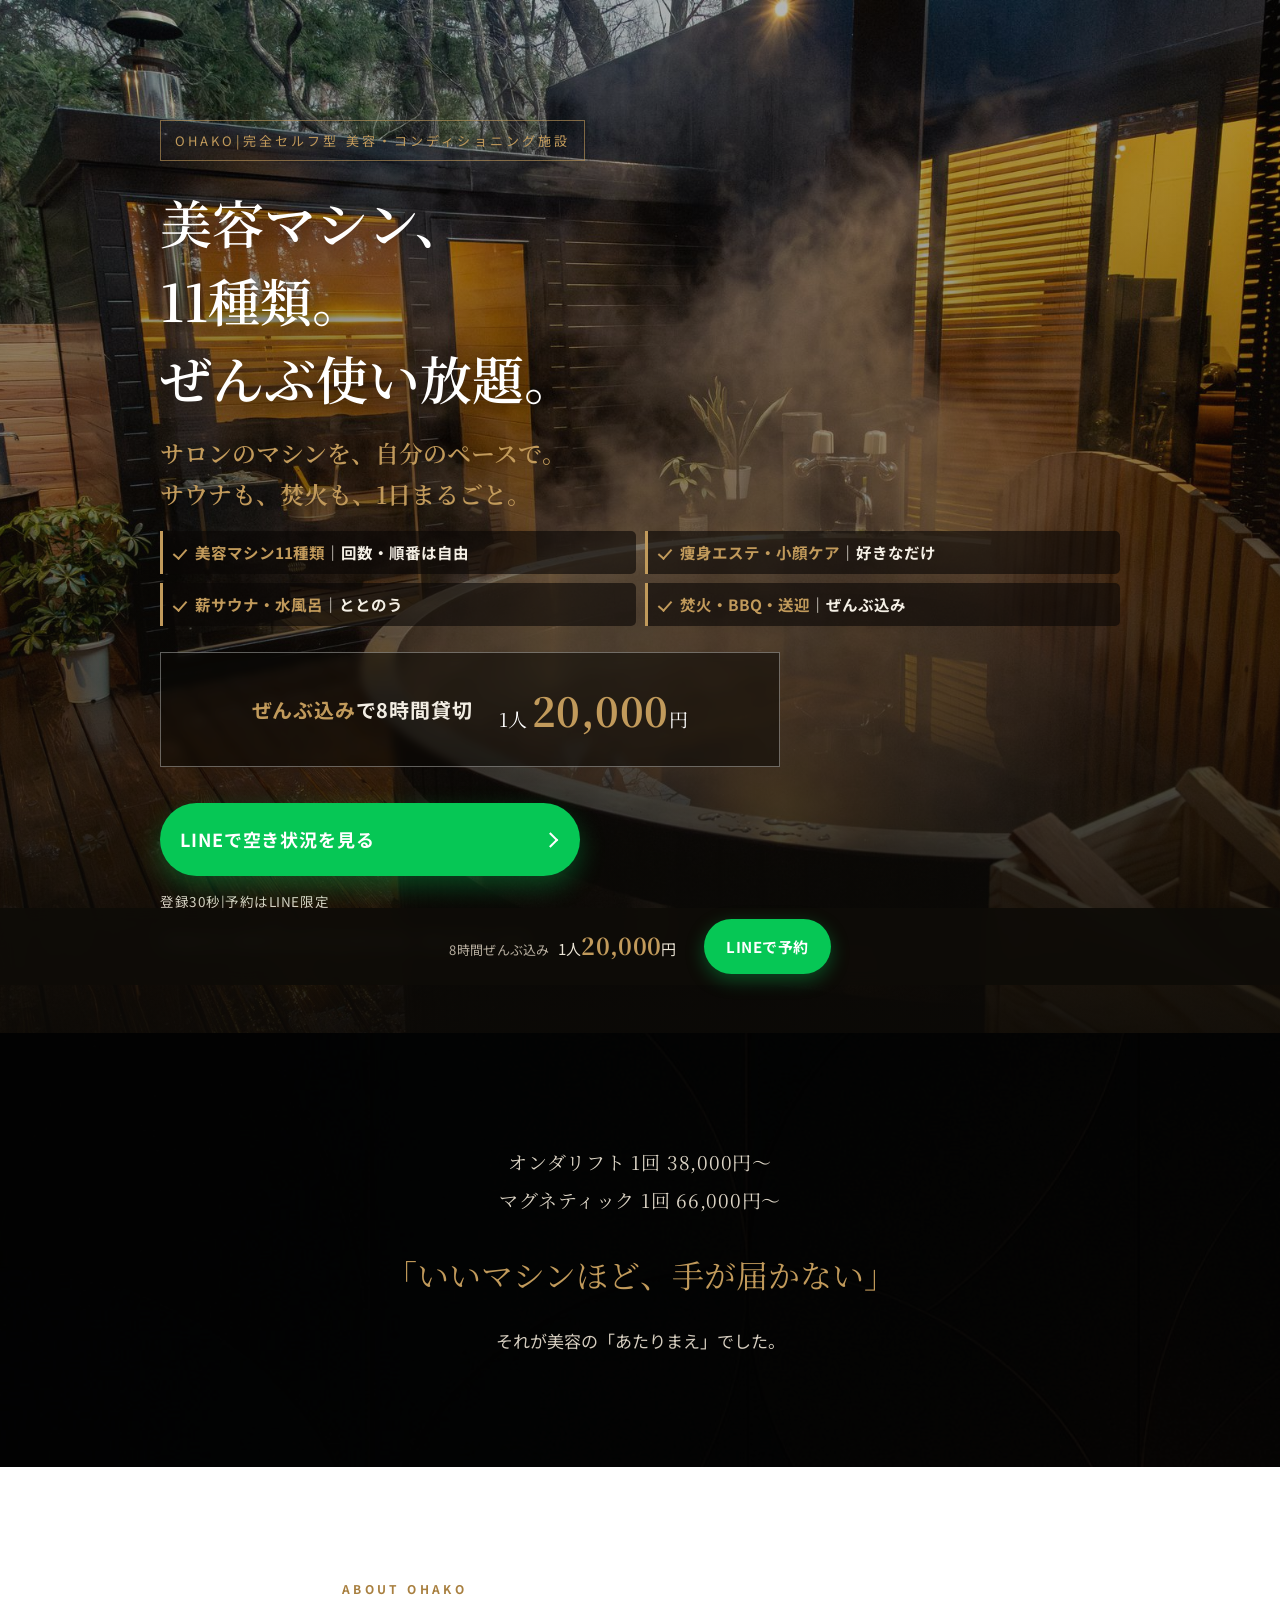
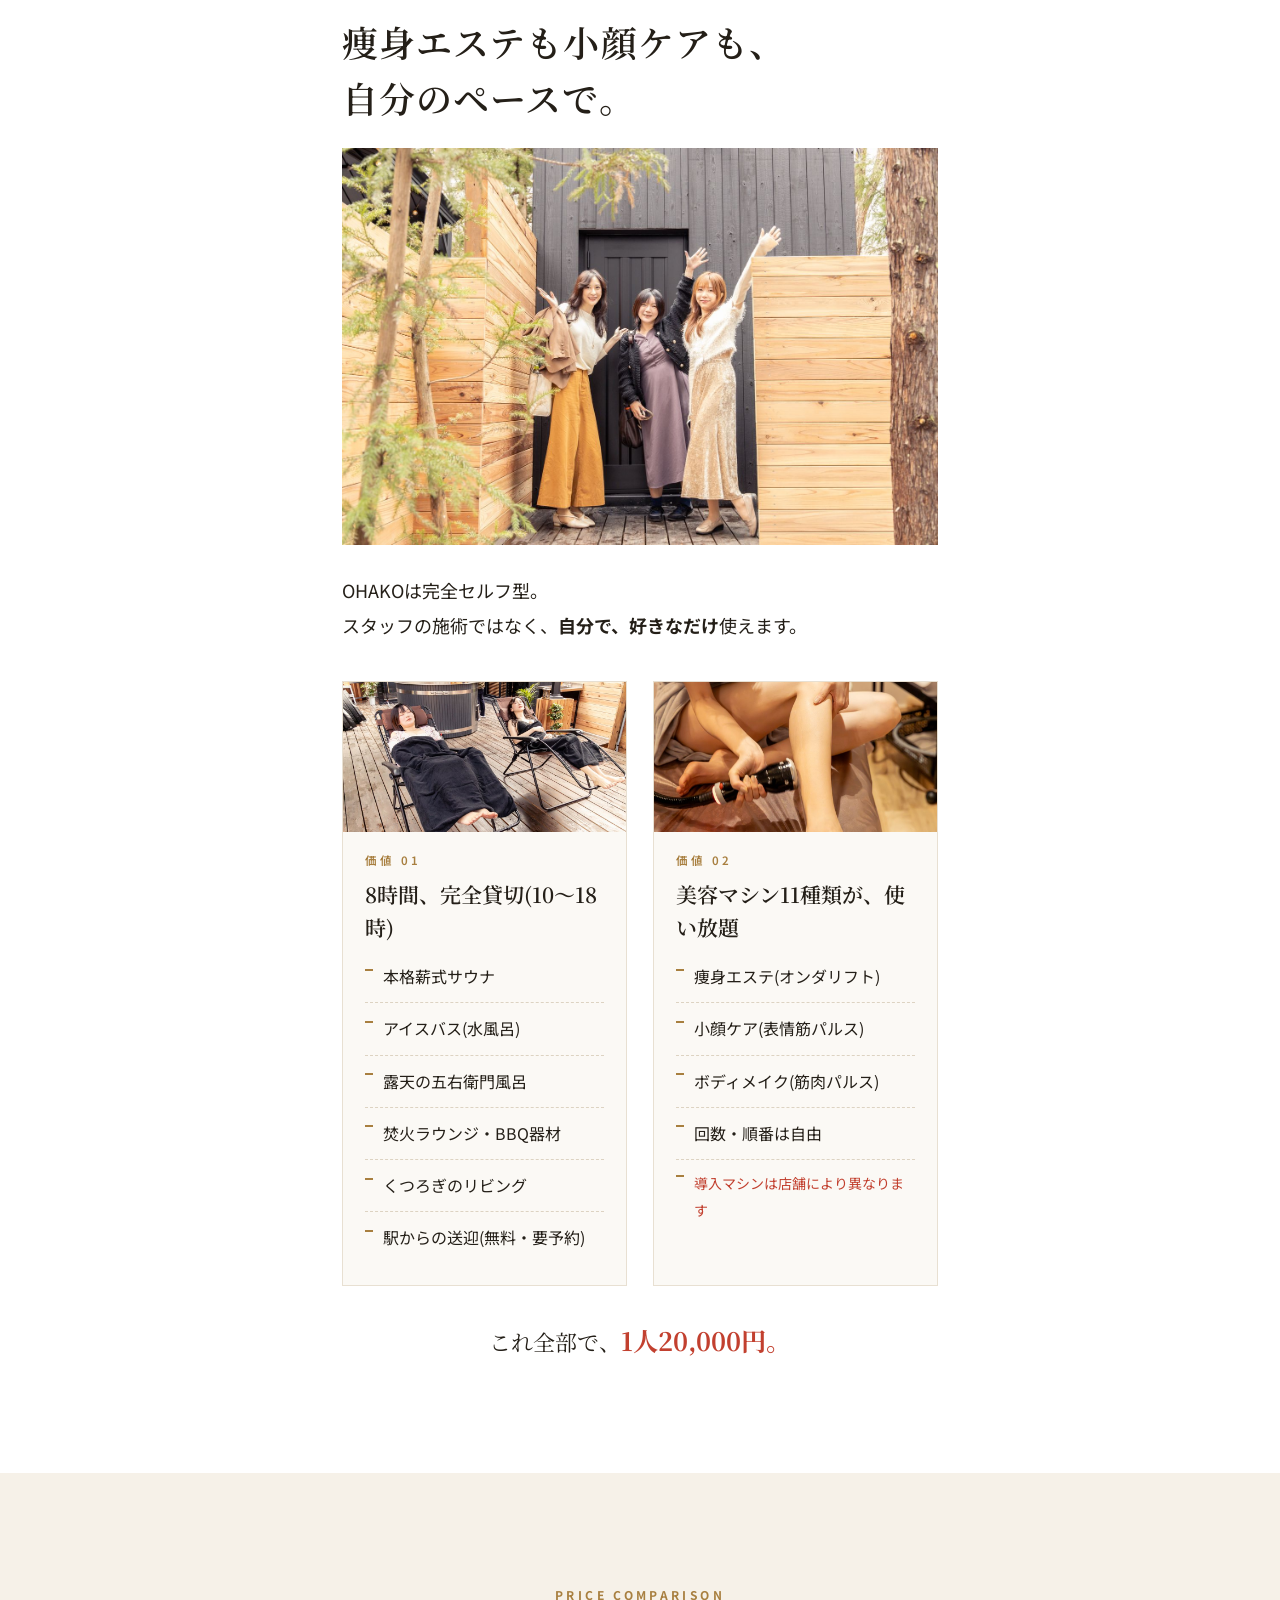
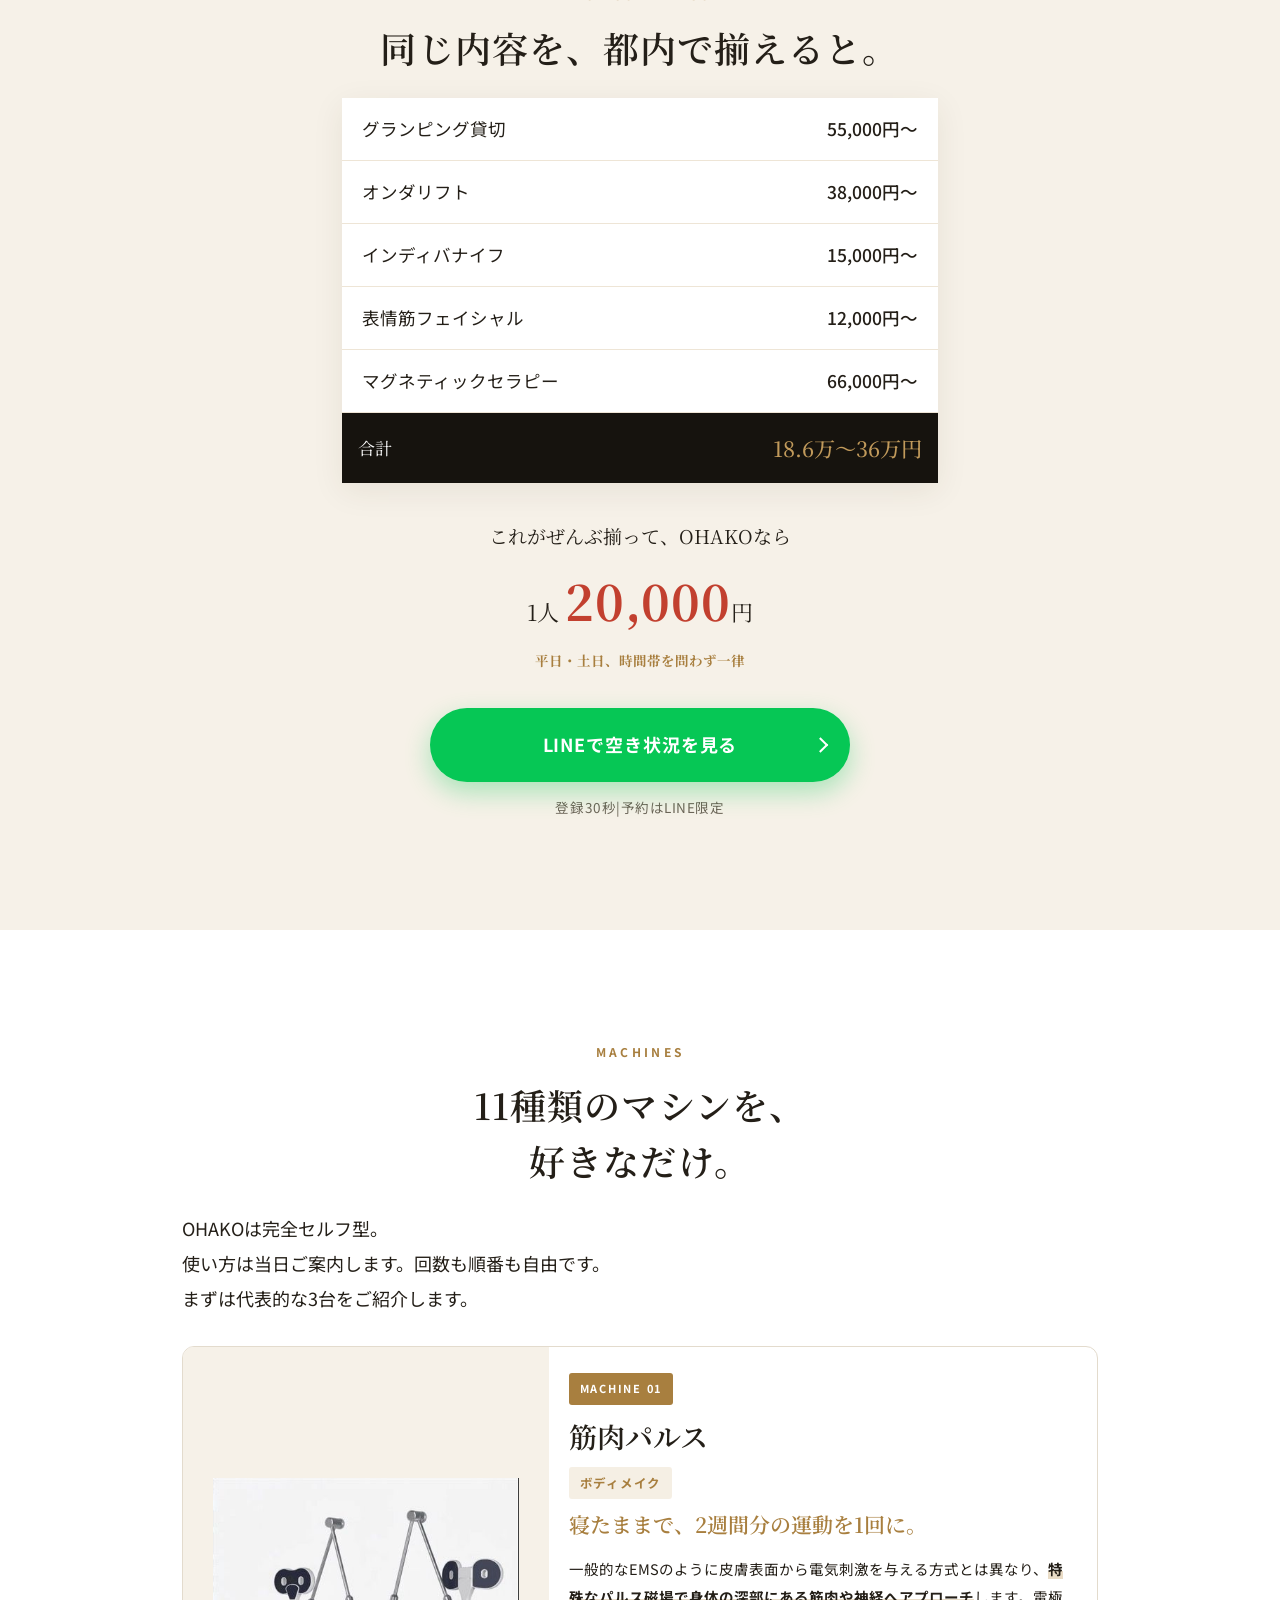
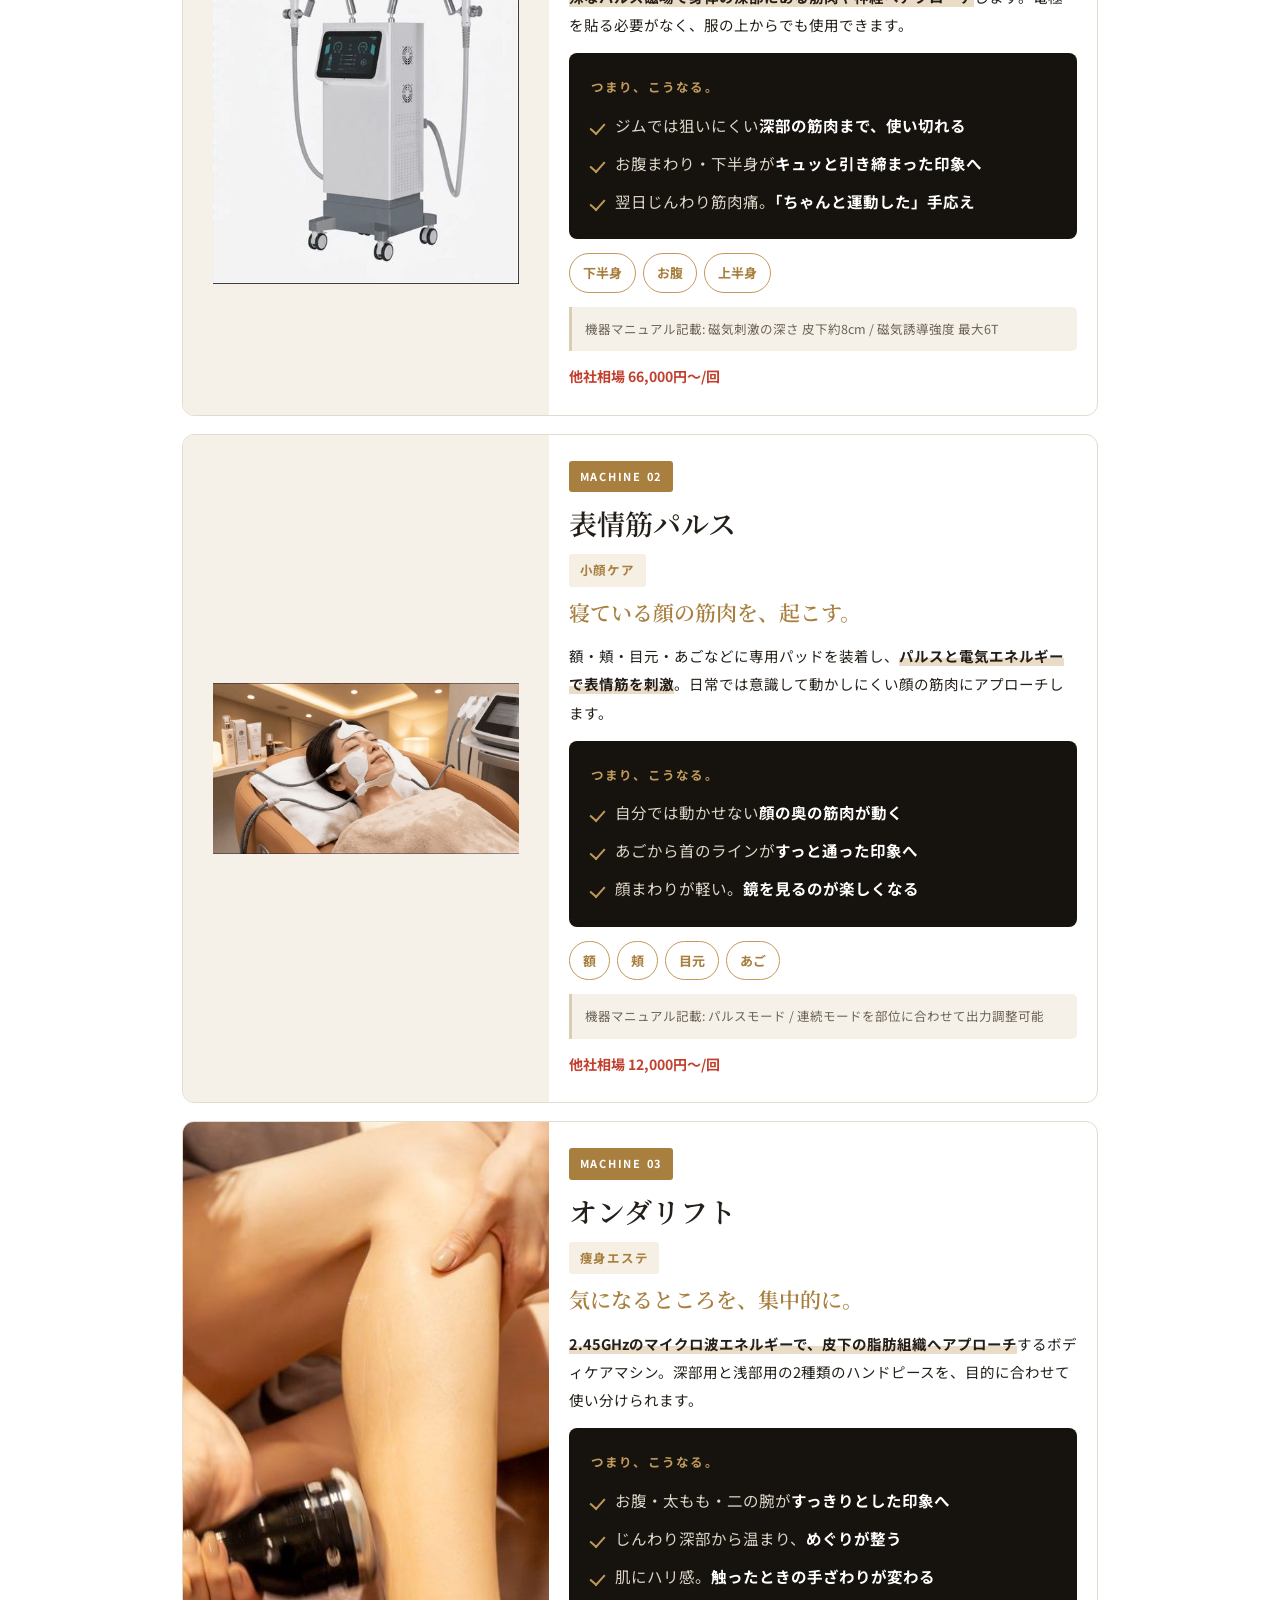
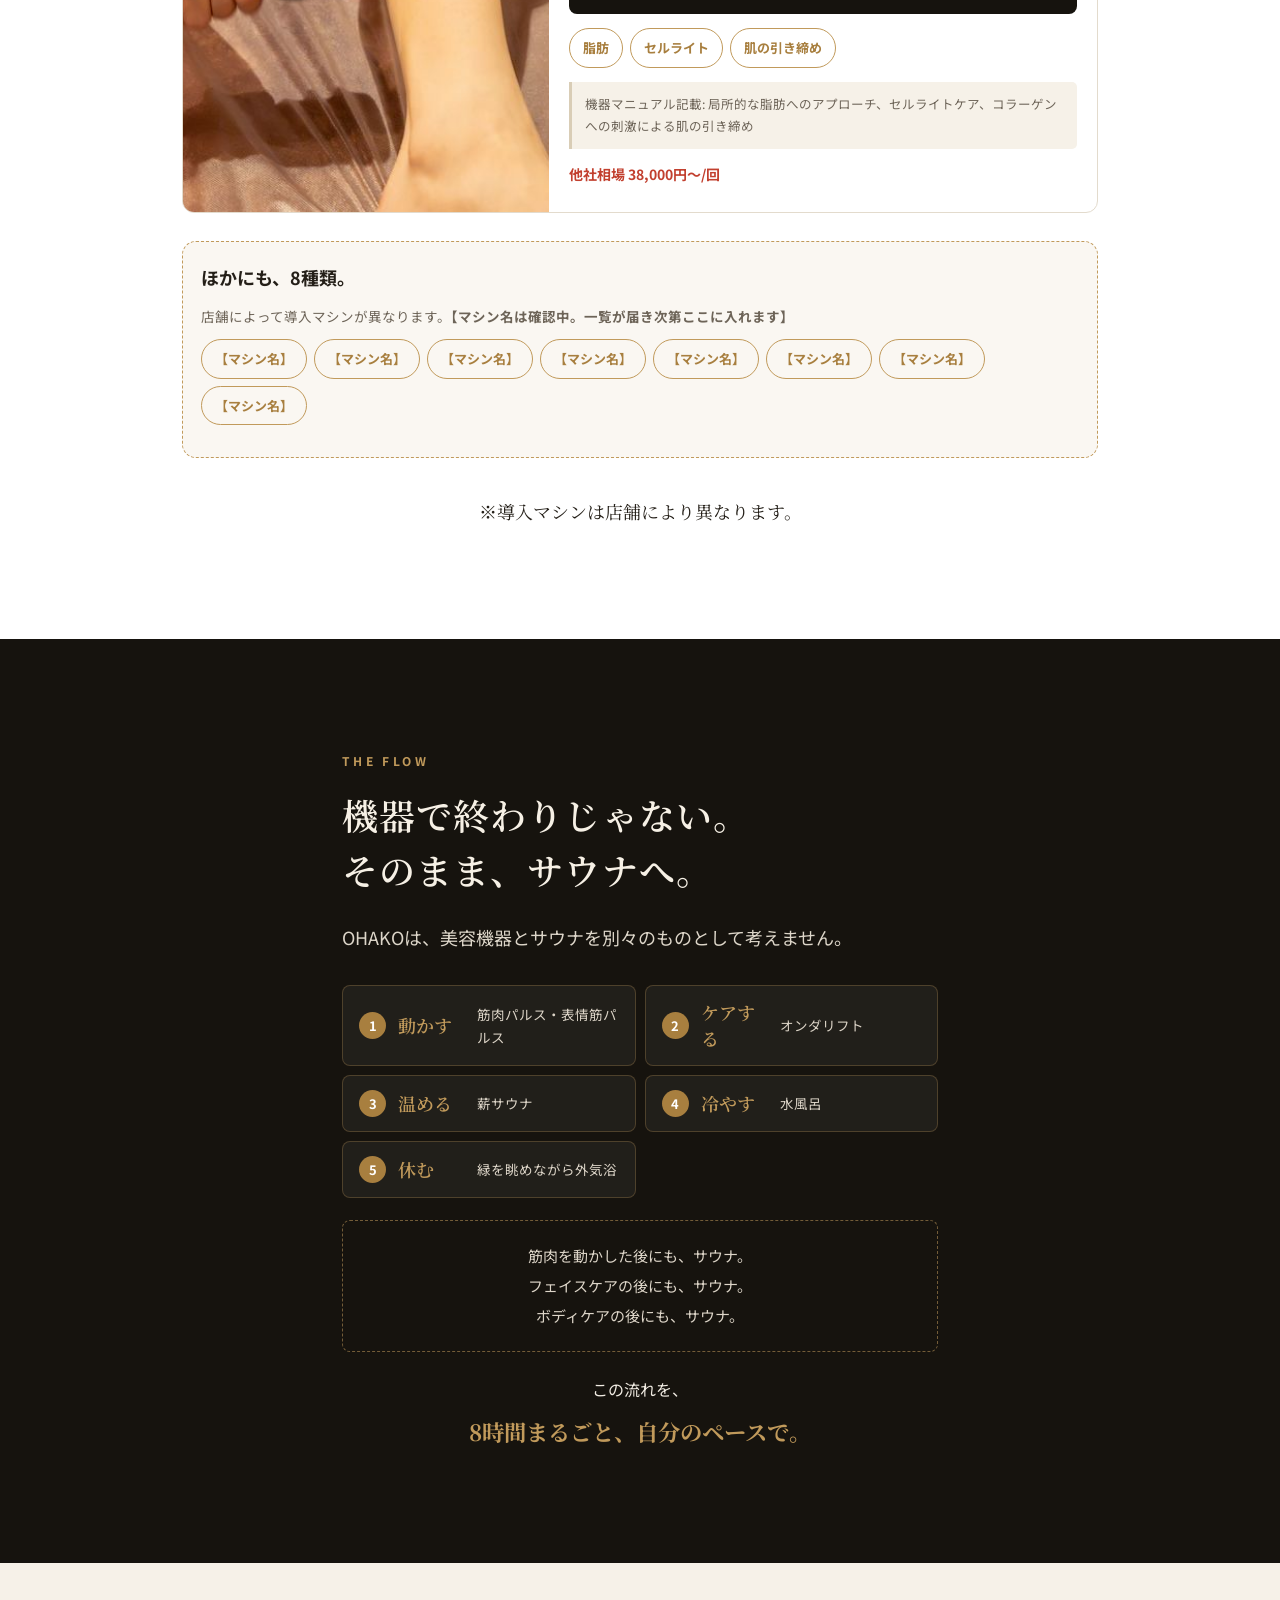
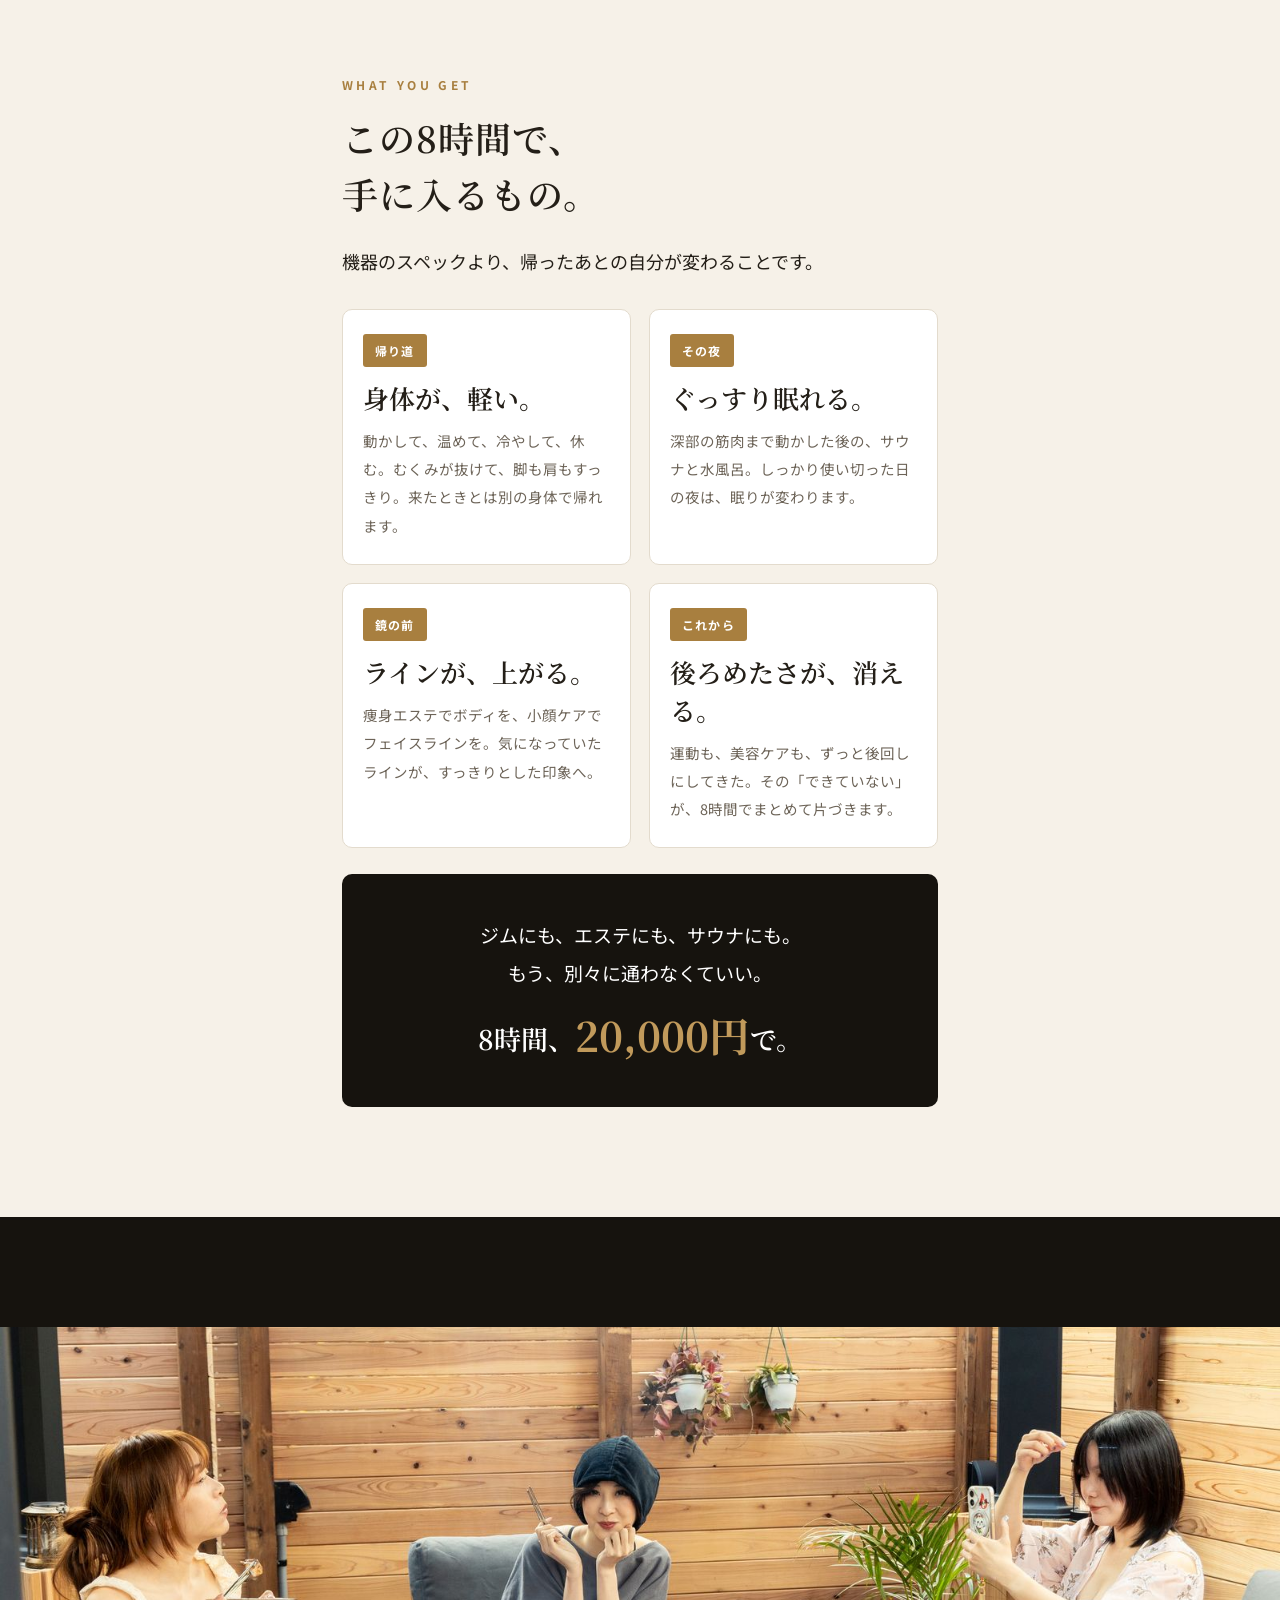
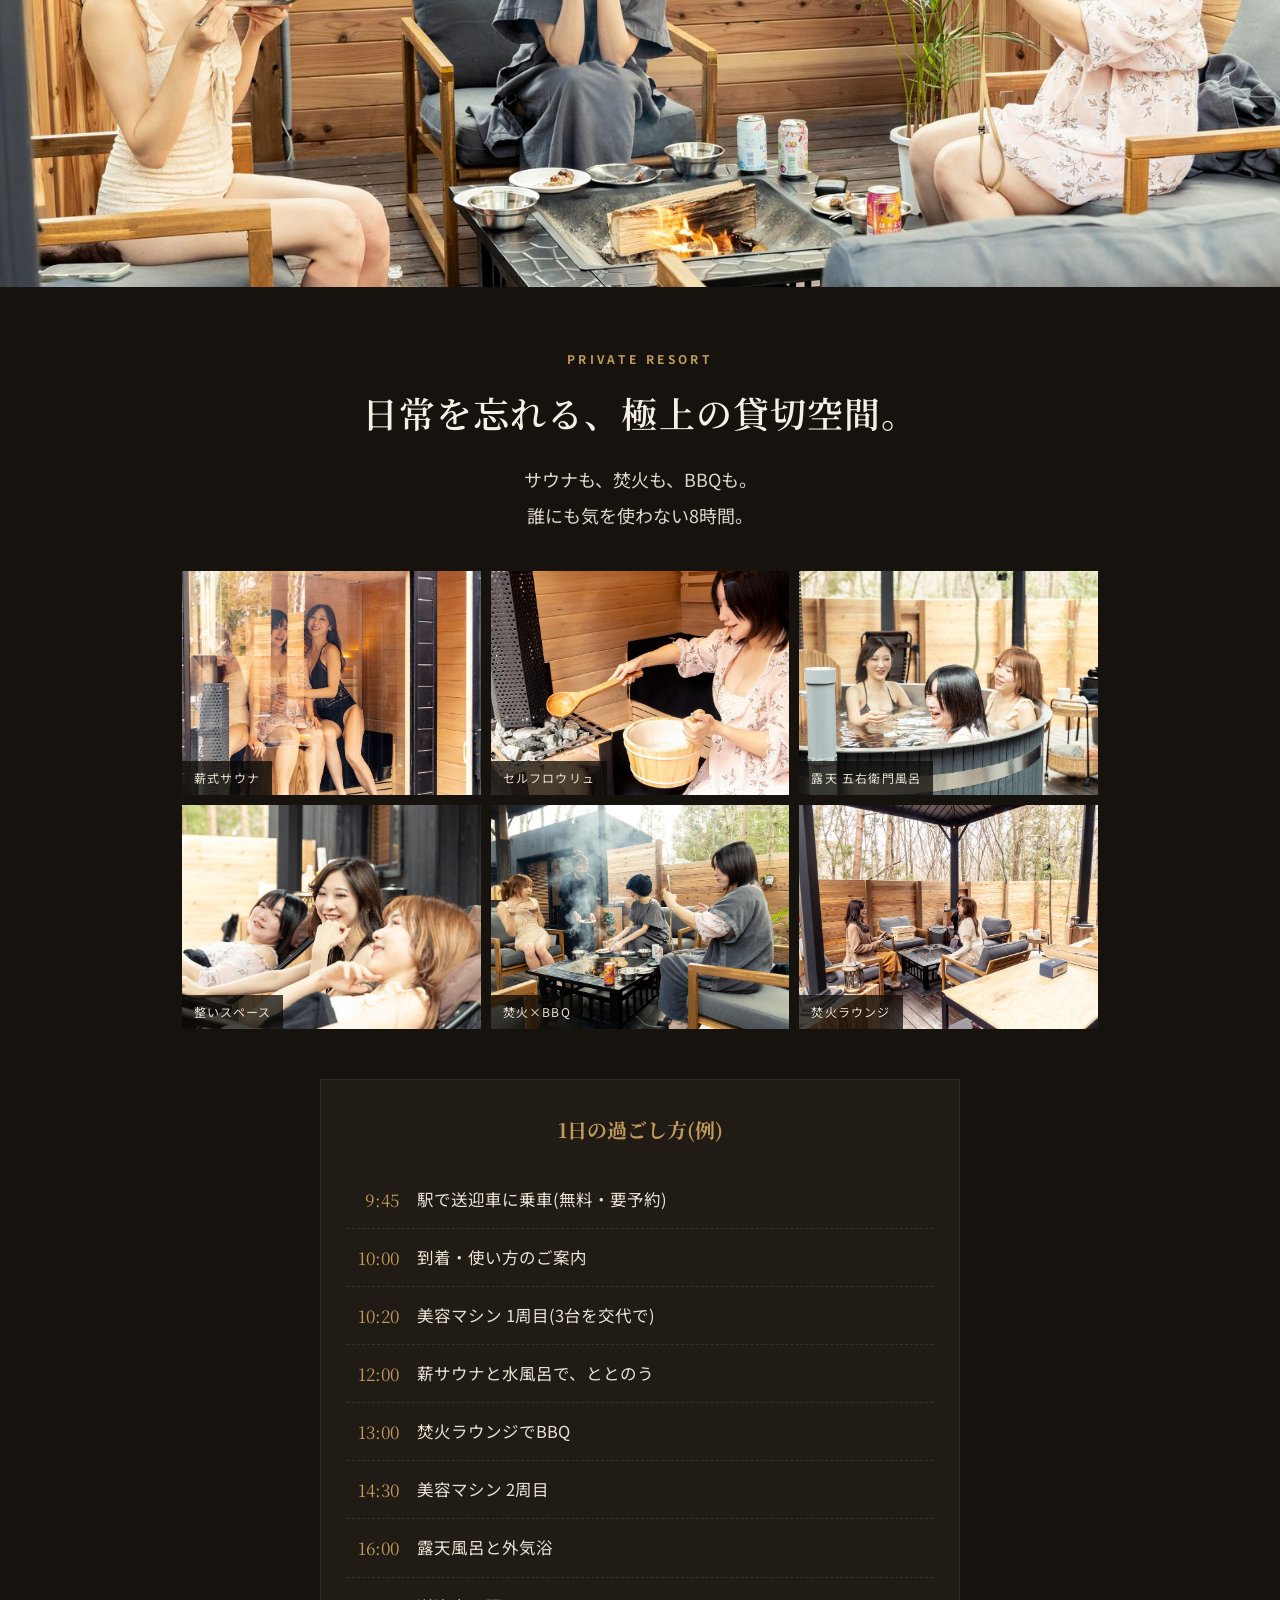
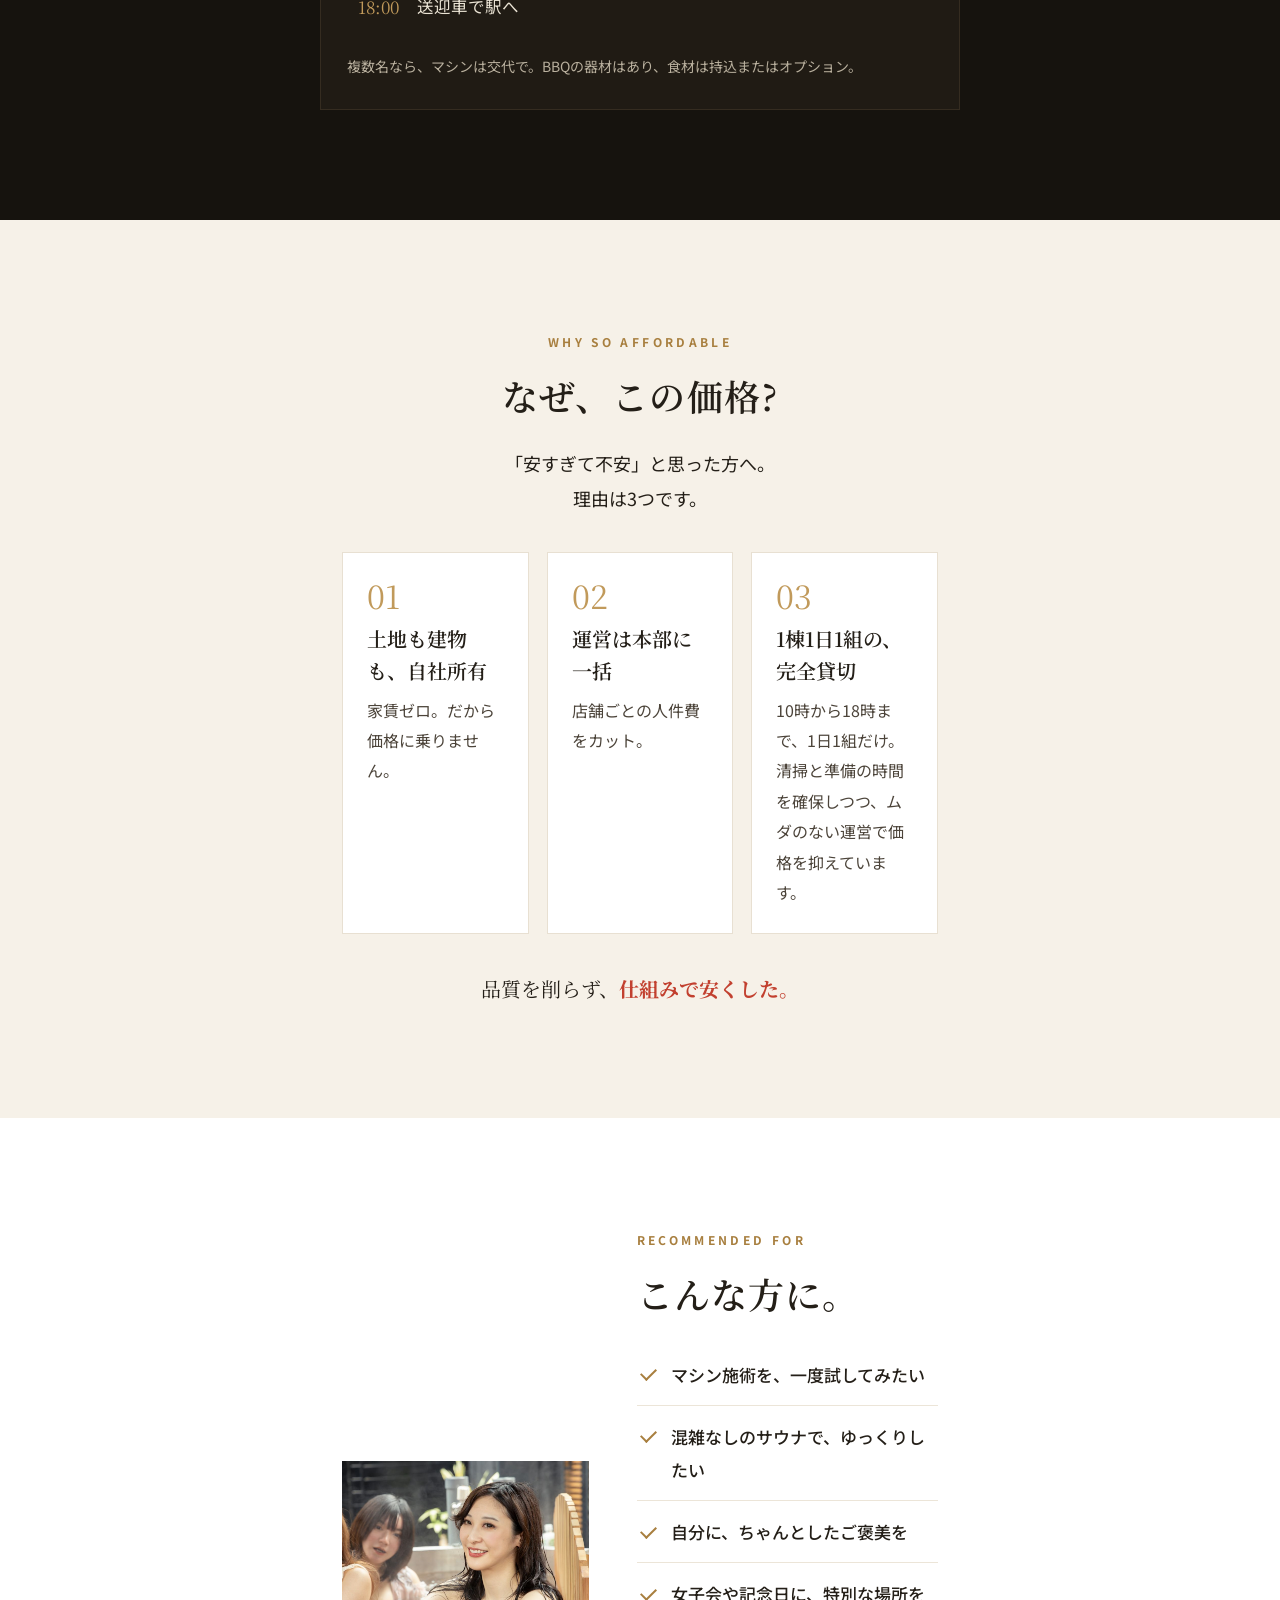
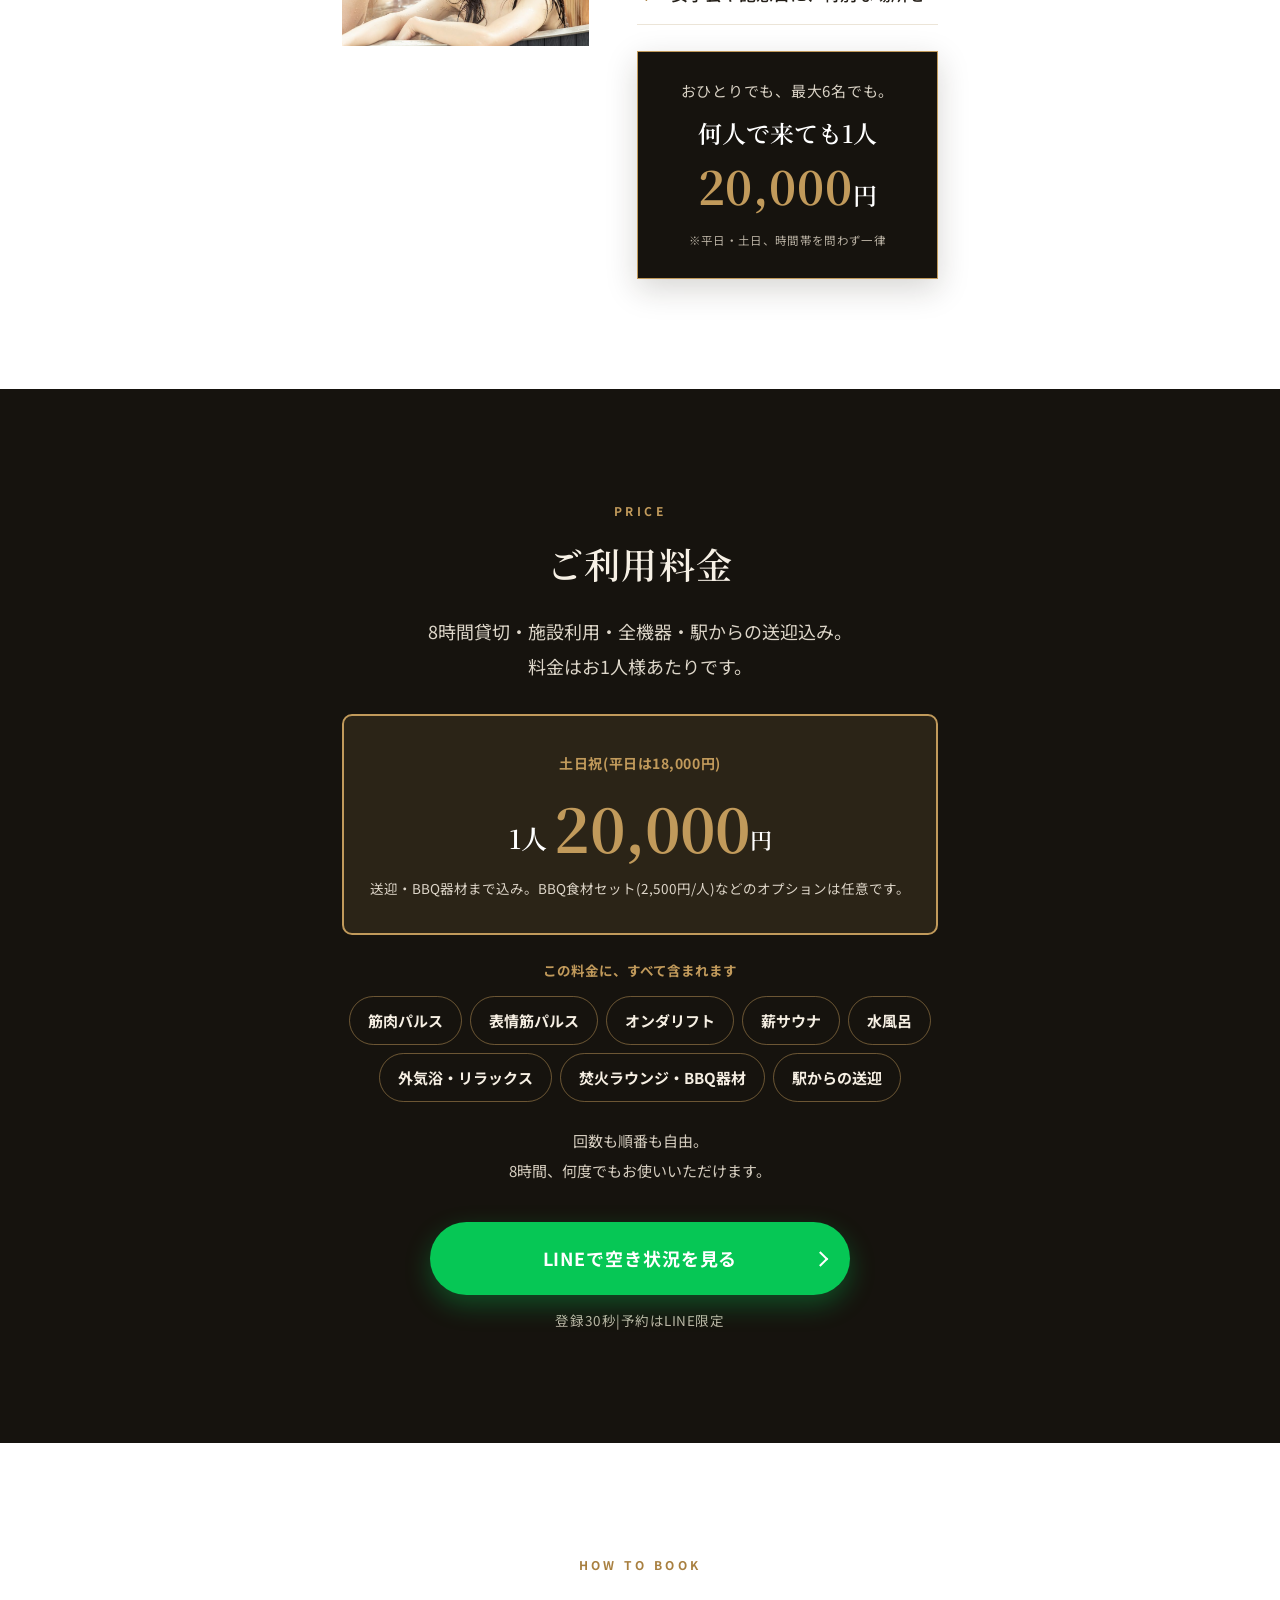
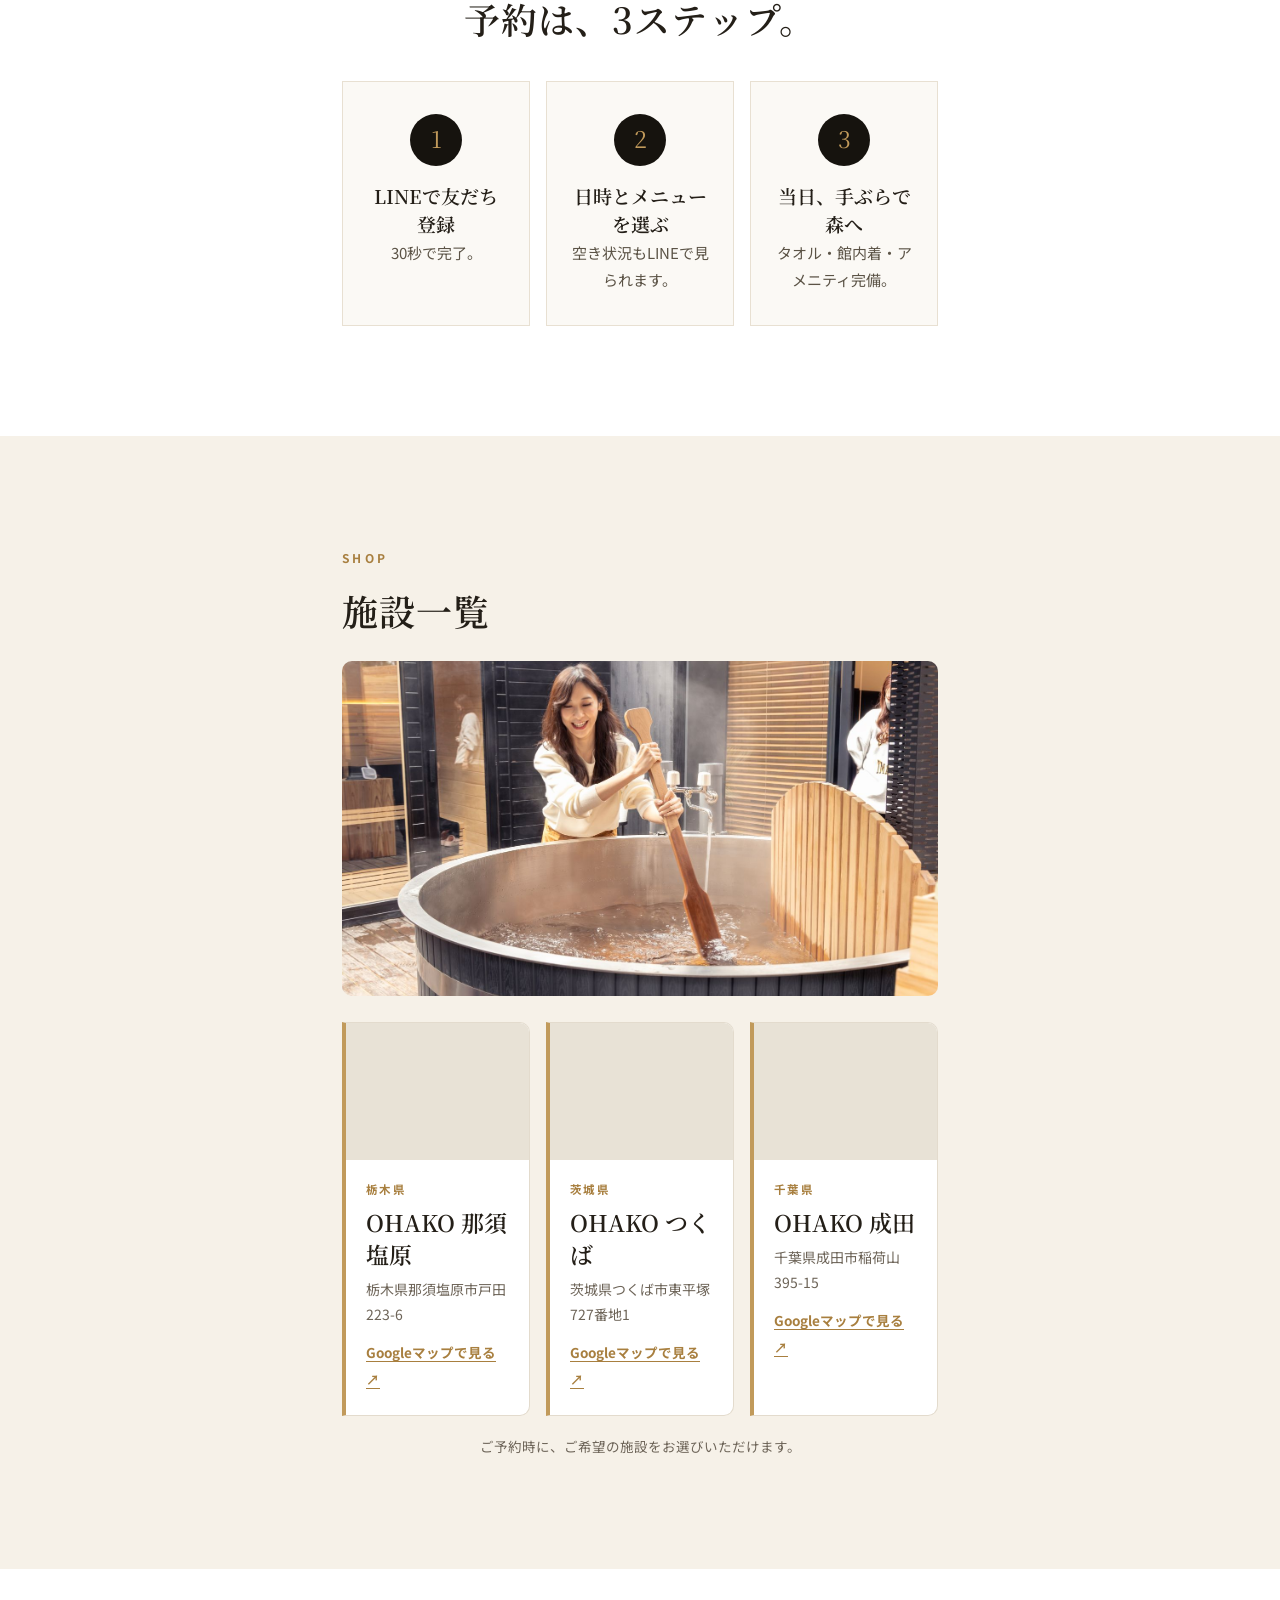
<file: machines-line/index.html>
<!DOCTYPE html>
<html lang="ja">
<head>
<!-- variant: machines-line | マシン11種類も使える | LINE | 1枠8時間 | 1名2万円 -->
<meta charset="UTF-8">
<!-- Google Tag Manager -->
<script>(function(w,d,s,l,i){w[l]=w[l]||[];w[l].push({'gtm.start':
new Date().getTime(),event:'gtm.js'});var f=d.getElementsByTagName(s)[0],
j=d.createElement(s),dl=l!='dataLayer'?'&l='+l:'';j.async=true;j.src=
'https://www.googletagmanager.com/gtm.js?id='+i+dl;f.parentNode.insertBefore(j,f);
})(window,document,'script','dataLayer','GTM-NTWC288X');</script>
<!-- End Google Tag Manager -->
<meta name="viewport" content="width=device-width, initial-scale=1.0">
<title>OHAKO|美容マシンもサウナも焚火も、送迎付き8時間ぜんぶ込みで1人20,000円（那須塩原・つくば）</title>
<meta name="description" content="美容マシン3台・薪サウナ・水風呂・露天風呂・焚火BBQ、駅からの送迎まで、8時間ぜんぶ込みで1人20,000円(平日18,000円)。那須塩原・つくばの一棟を、10時から18時まで貸切。">
<!-- プレビュー公開用。本番配信時に削除を検討 -->
<meta name="robots" content="noindex, nofollow">
<link rel="preconnect" href="https://fonts.googleapis.com">
<link rel="preconnect" href="https://fonts.gstatic.com" crossorigin>
<link href="https://fonts.googleapis.com/css2?family=Noto+Sans+JP:wght@400;500;700&family=Noto+Serif+JP:wght@500;600;700&display=swap" rel="stylesheet">
<link rel="stylesheet" href="../css/style.css">
</head>
<body>
<!-- Google Tag Manager (noscript) -->
<noscript><iframe src="https://www.googletagmanager.com/ns.html?id=GTM-NTWC288X"
height="0" width="0" style="display:none;visibility:hidden"></iframe></noscript>
<!-- End Google Tag Manager (noscript) -->

<!-- ============================================================
  LINE友だち追加リンク: セルフ型LP用の計測URL(2026-09-11 設定)
  https://s.lmes.jp/landing-qr/2008844403-6XdTkSMm?uLand=hKe9eZ (全CTA共通 / class="js-line")
  施設を追加する場合: Sec.11 の shop__list に <li class="shop"> を足す
============================================================= -->

<!-- Sec.1 ファーストビュー -->
<header class="fv">
  <div class="fv__bg">
    <img src="../img/fv-goemon-dusk.jpg" alt="夕暮れのOHAKO。湯気の立つ露天五右衛門風呂とサウナ棟" class="fv__img">
  </div>
  <div class="fv__inner">
    <p class="fv__area">OHAKO|完全セルフ型 美容・コンディショニング施設</p>
    <h1 class="fv__catch">美容マシン、<br>11種類。<br>ぜんぶ使い放題。</h1>
    <p class="fv__benefit">サロンのマシンを、自分のペースで。<br>サウナも、焚火も、1日まるごと。</p>
    <ul class="fv__gets">
      <li><em>美容マシン11種類</em>｜回数・順番は自由</li>
      <li><em>痩身エステ・小顔ケア</em>｜好きなだけ</li>
      <li><em>薪サウナ・水風呂</em>｜ととのう</li>
      <li><em>焚火・BBQ・送迎</em>｜ぜんぶ込み</li>
    </ul>
    <div class="fv__badge">
      <span class="fv__badge-inc"><em>ぜんぶ込み</em>で8時間貸切</span>
      <span class="fv__badge-now">1人 <em>20,000</em>円</span>
    </div>
    <div class="cta">
      <a class="btn-line js-line" href="https://s.lmes.jp/landing-qr/2008844403-6XdTkSMm?uLand=hKe9eZ">LINEで空き状況を見る</a>
      <p class="cta__note">登録30秒|予約はLINE限定</p>
    </div>
    <p class="fv__small">料金はお1人様あたり(平日18,000円)|2名〜6名|10:00〜18:00</p>
  </div>
</header>

<main>

<!-- Sec.2 共感(問題提起) -->
<section class="sec sec--dark empathy reveal">
  <div class="container">
    <p class="empathy__price">オンダリフト 1回 38,000円〜<br>マグネティック 1回 66,000円〜</p>
    <p class="empathy__voice">「いいマシンほど、<br class="sp">手が届かない」</p>
    <p class="empathy__body">それが美容の「あたりまえ」でした。</p>
  </div>
</section>

<!-- Sec.3 OHAKOとは(What is) -->
<section class="sec whatis reveal">
  <div class="container">
    <p class="sec__eyebrow">ABOUT OHAKO</p>
    <h2 class="sec__title">痩身エステも小顔ケアも、<br>自分のペースで。</h2>
    <figure class="whatis__photo">
      <img src="../img/entrance-welcome.jpg" alt="森の中のOHAKO入口で手を振って出迎える3人の女性" loading="lazy">
    </figure>
    <p class="sec__body">OHAKOは完全セルフ型。<br>スタッフの施術ではなく、<strong>自分で、好きなだけ</strong>使えます。</p>

    <div class="value">
      <div class="value__card">
        <img src="../img/sotokiyoku.jpg" alt="外気浴スペースのリクライナーでくつろぐ2人の女性" loading="lazy">
        <h3><span>価値 01</span>8時間、完全貸切(10〜18時)</h3>
        <ul>
          <li>本格薪式サウナ</li>
          <li>アイスバス(水風呂)</li>
          <li>露天の五右衛門風呂</li>
          <li>焚火ラウンジ・BBQ器材</li>
          <li>くつろぎのリビング</li>
          <li>駅からの送迎(無料・要予約)</li>
        </ul>
      </div>
      <div class="value__card">
        <img src="../img/treatment-self.jpg" alt="美容マシンでボディケアをする女性" loading="lazy">
        <h3><span>価値 02</span>美容マシン11種類が、使い放題</h3>
        <ul>
          <li>痩身エステ(オンダリフト)</li>
          <li>小顔ケア(表情筋パルス)</li>
          <li>ボディメイク(筋肉パルス)</li>
          <li>回数・順番は自由</li>
          <li class="value__note">導入マシンは店舗により異なります</li>
        </ul>
      </div>
    </div>
    <p class="whatis__punch">これ全部で、<strong>1人20,000円。</strong></p>
  </div>
</section>

<!-- Sec.4 証拠①: 相場比較 -->
<section class="sec sec--cream compare reveal">
  <div class="container">
    <p class="sec__eyebrow">PRICE COMPARISON</p>
    <h2 class="sec__title">同じ内容を、<br class="sp">都内で揃えると。</h2>
    <table class="compare__table">
      <tbody>
        <tr><td>グランピング貸切</td><td>55,000円〜</td></tr>
        <tr><td>オンダリフト</td><td>38,000円〜</td></tr>
        <tr><td>インディバナイフ</td><td>15,000円〜</td></tr>
        <tr><td>表情筋フェイシャル</td><td>12,000円〜</td></tr>
        <tr><td>マグネティックセラピー</td><td>66,000円〜</td></tr>
      </tbody>
      <tfoot>
        <tr><td>合計</td><td><em>18.6万〜36万円</em></td></tr>
      </tfoot>
    </table>
    <div class="compare__answer">
      <p>これがぜんぶ揃って、OHAKOなら</p>
      <p class="compare__price">1人 <em>20,000</em>円</p>
      <p class="compare__flat">平日・土日、時間帯を問わず一律</p>
    </div>
    <div class="cta">
      <a class="btn-line js-line" href="https://s.lmes.jp/landing-qr/2008844403-6XdTkSMm?uLand=hKe9eZ">LINEで空き状況を見る</a>
      <p class="cta__note">登録30秒|予約はLINE限定</p>
    </div>
  </div>
</section>

<!-- Sec.5 証拠②: 導入機器（完全セルフ型・具体内容） -->
<section class="sec machines reveal">
  <div class="container">
    <p class="sec__eyebrow">MACHINES</p>
    <h2 class="sec__title">11種類のマシンを、<br>好きなだけ。</h2>
    <p class="sec__body">OHAKOは完全セルフ型。<br>使い方は当日ご案内します。回数も順番も自由です。<br>まずは代表的な3台をご紹介します。</p>

    <article class="mc">
      <div class="mc__photo"><img src="../img/machine-magnetic.jpg" alt="筋肉パルス機器の本体" loading="lazy" width="436" height="579"></div>
      <div class="mc__body">
        <p class="mc__tag">MACHINE 01</p>
        <h3 class="mc__name">筋肉パルス</h3>
        <p class="mc__sub">ボディメイク</p>
        <p class="mc__catch">寝たままで、2週間分の運動を1回に。</p>
        <p class="mc__desc">一般的なEMSのように皮膚表面から電気刺激を与える方式とは異なり、<strong>特殊なパルス磁場で身体の深部にある筋肉や神経へアプローチ</strong>します。電極を貼る必要がなく、服の上からでも使用できます。</p>

        <div class="mc__result">
          <p class="mc__result-ttl">つまり、こうなる。</p>
          <ul>
            <li>ジムでは狙いにくい<strong>深部の筋肉まで、使い切れる</strong></li>
            <li>お腹まわり・下半身が<strong>キュッと引き締まった印象へ</strong></li>
            <li>翌日じんわり筋肉痛。<strong>「ちゃんと運動した」手応え</strong></li>
          </ul>
        </div>

        <ul class="mc__parts"><li>下半身</li><li>お腹</li><li>上半身</li></ul>
        <p class="mc__spec">機器マニュアル記載: 磁気刺激の深さ 皮下約8cm / 磁気誘導強度 最大6T</p>
        <p class="mc__market">他社相場 66,000円〜/回</p>
      </div>
    </article>

    <article class="mc">
      <div class="mc__photo"><img src="../img/machine-facial.jpg" alt="表情筋パルスのフェイスケアマシン" loading="lazy" width="898" height="504"></div>
      <div class="mc__body">
        <p class="mc__tag">MACHINE 02</p>
        <h3 class="mc__name">表情筋パルス</h3>
        <p class="mc__sub">小顔ケア</p>
        <p class="mc__catch">寝ている顔の筋肉を、起こす。</p>
        <p class="mc__desc">額・頬・目元・あごなどに専用パッドを装着し、<strong>パルスと電気エネルギーで表情筋を刺激</strong>。日常では意識して動かしにくい顔の筋肉にアプローチします。</p>

        <div class="mc__result">
          <p class="mc__result-ttl">つまり、こうなる。</p>
          <ul>
            <li>自分では動かせない<strong>顔の奥の筋肉が動く</strong></li>
            <li>あごから首のラインが<strong>すっと通った印象へ</strong></li>
            <li>顔まわりが軽い。<strong>鏡を見るのが楽しくなる</strong></li>
          </ul>
        </div>

        <ul class="mc__parts"><li>額</li><li>頬</li><li>目元</li><li>あご</li></ul>
        <p class="mc__spec">機器マニュアル記載: パルスモード / 連続モードを部位に合わせて出力調整可能</p>
        <p class="mc__market">他社相場 12,000円〜/回</p>
      </div>
    </article>

    <article class="mc">
      <div class="mc__photo"><img src="../img/treatment-self.jpg" alt="オンダリフトのハンドピースを自分で脚に当てている様子" loading="lazy" width="1000" height="667"></div>
      <div class="mc__body">
        <p class="mc__tag">MACHINE 03</p>
        <h3 class="mc__name">オンダリフト</h3>
        <p class="mc__sub">痩身エステ</p>
        <p class="mc__catch">気になるところを、集中的に。</p>
        <p class="mc__desc"><strong>2.45GHzのマイクロ波エネルギーで、皮下の脂肪組織へアプローチ</strong>するボディケアマシン。深部用と浅部用の2種類のハンドピースを、目的に合わせて使い分けられます。</p>

        <div class="mc__result">
          <p class="mc__result-ttl">つまり、こうなる。</p>
          <ul>
            <li>お腹・太もも・二の腕が<strong>すっきりとした印象へ</strong></li>
            <li>じんわり深部から温まり、<strong>めぐりが整う</strong></li>
            <li>肌にハリ感。<strong>触ったときの手ざわりが変わる</strong></li>
          </ul>
        </div>

        <ul class="mc__parts"><li>脂肪</li><li>セルライト</li><li>肌の引き締め</li></ul>
        <p class="mc__spec">機器マニュアル記載: 局所的な脂肪へのアプローチ、セルライトケア、コラーゲンへの刺激による肌の引き締め</p>
        <p class="mc__market">他社相場 38,000円〜/回</p>
      </div>
    </article>

    <div class="machines__more">
      <h3>ほかにも、8種類。</h3>
      <p>店舗によって導入マシンが異なります。<strong>【マシン名は確認中。一覧が届き次第ここに入れます】</strong></p>
      <ul class="mc__parts">
        <li>【マシン名】</li><li>【マシン名】</li><li>【マシン名】</li><li>【マシン名】</li>
        <li>【マシン名】</li><li>【マシン名】</li><li>【マシン名】</li><li>【マシン名】</li>
      </ul>
    </div>
    <p class="machines__closing">※導入マシンは店舗により異なります。</p>
  </div>
</section>

<!-- Sec.5.5 美容機器×サウナの流れ -->
<section class="sec sec--dark cycle reveal">
  <div class="container">
    <p class="sec__eyebrow sec__eyebrow--gold">THE FLOW</p>
    <h2 class="sec__title">機器で終わりじゃない。<br>そのまま、サウナへ。</h2>
    <p class="sec__body">OHAKOは、美容機器とサウナを別々のものとして考えません。</p>

    <ol class="cycle__list">
      <li><span class="cycle__no">1</span><span class="cycle__act">動かす</span><span class="cycle__how">筋肉パルス・表情筋パルス</span></li>
      <li><span class="cycle__no">2</span><span class="cycle__act">ケアする</span><span class="cycle__how">オンダリフト</span></li>
      <li><span class="cycle__no">3</span><span class="cycle__act">温める</span><span class="cycle__how">薪サウナ</span></li>
      <li><span class="cycle__no">4</span><span class="cycle__act">冷やす</span><span class="cycle__how">水風呂</span></li>
      <li><span class="cycle__no">5</span><span class="cycle__act">休む</span><span class="cycle__how">緑を眺めながら外気浴</span></li>
    </ol>

    <div class="cycle__repeat">
      <p>筋肉を動かした後にも、サウナ。</p>
      <p>フェイスケアの後にも、サウナ。</p>
      <p>ボディケアの後にも、サウナ。</p>
    </div>

    <p class="cycle__punch">この流れを、<strong>8時間まるごと、自分のペースで。</strong></p>
  </div>
</section>

<!-- Sec.5.6 何が手に入るのか -->
<section class="sec sec--cream gets reveal">
  <div class="container">
    <p class="sec__eyebrow">WHAT YOU GET</p>
    <h2 class="sec__title">この8時間で、<br>手に入るもの。</h2>
    <p class="sec__body">機器のスペックより、<br class="sp">帰ったあとの自分が変わることです。</p>

    <div class="gets__grid">
      <article class="get">
        <p class="get__when">帰り道</p>
        <h3 class="get__what">身体が、軽い。</h3>
        <p class="get__desc">動かして、温めて、冷やして、休む。むくみが抜けて、脚も肩もすっきり。来たときとは別の身体で帰れます。</p>
      </article>
      <article class="get">
        <p class="get__when">その夜</p>
        <h3 class="get__what">ぐっすり眠れる。</h3>
        <p class="get__desc">深部の筋肉まで動かした後の、サウナと水風呂。しっかり使い切った日の夜は、眠りが変わります。</p>
      </article>
      <article class="get">
        <p class="get__when">鏡の前</p>
        <h3 class="get__what">ラインが、上がる。</h3>
        <p class="get__desc">痩身エステでボディを、小顔ケアでフェイスラインを。気になっていたラインが、すっきりとした印象へ。</p>
      </article>
      <article class="get">
        <p class="get__when">これから</p>
        <h3 class="get__what">後ろめたさが、消える。</h3>
        <p class="get__desc">運動も、美容ケアも、ずっと後回しにしてきた。その「できていない」が、8時間でまとめて片づきます。</p>
      </article>
    </div>

    <div class="gets__punch">
      <p class="gets__punch-1">ジムにも、エステにも、サウナにも。<br>もう、別々に通わなくていい。</p>
      <p class="gets__punch-2">8時間、<em>20,000円</em>で。</p>
    </div>
  </div>
</section>

<!-- Sec.6 証拠③: 空間と1日の過ごし方 -->
<section class="sec sec--dark space reveal">
  <div class="space__hero">
    <img src="../img/lounge-group.jpg" alt="焚火テーブルを囲んで談笑する3人の女性" loading="lazy">
  </div>
  <div class="container">
    <p class="sec__eyebrow sec__eyebrow--gold">PRIVATE RESORT</p>
    <h2 class="sec__title">日常を忘れる、<br class="sp">極上の貸切空間。</h2>
    <p class="sec__body">サウナも、焚火も、BBQも。<br>誰にも気を使わない8時間。</p>

    <div class="space__gallery">
      <figure><img src="../img/gallery-sauna.jpg" alt="サウナ室でくつろぐ2人の女性" loading="lazy"><figcaption>薪式サウナ</figcaption></figure>
      <figure><img src="../img/gallery-loyly.jpg" alt="サウナストーンに水をかけてロウリュする女性" loading="lazy"><figcaption>セルフロウリュ</figcaption></figure>
      <figure><img src="../img/gallery-goemon.jpg" alt="露天の五右衛門風呂を楽しむ3人の女性" loading="lazy"><figcaption>露天 五右衛門風呂</figcaption></figure>
      <figure><img src="../img/gallery-totonoi.jpg" alt="リクライナーで整う3人の女性" loading="lazy"><figcaption>整いスペース</figcaption></figure>
      <figure><img src="../img/gallery-bbq.jpg" alt="焚火を囲んでBBQを楽しむ3人" loading="lazy"><figcaption>焚火×BBQ</figcaption></figure>
      <figure><img src="../img/gallery-lounge.jpg" alt="薪ストーブのある焚火ラウンジ" loading="lazy"><figcaption>焚火ラウンジ</figcaption></figure>
    </div>

    <div class="timeline">
      <h3 class="timeline__title">1日の過ごし方(例)</h3>
      <dl>
        <div><dt>9:45</dt><dd>駅で送迎車に乗車(無料・要予約)</dd></div>
        <div><dt>10:00</dt><dd>到着・使い方のご案内</dd></div>
        <div><dt>10:20</dt><dd>美容マシン 1周目(3台を交代で)</dd></div>
        <div><dt>12:00</dt><dd>薪サウナと水風呂で、ととのう</dd></div>
        <div><dt>13:00</dt><dd>焚火ラウンジでBBQ</dd></div>
        <div><dt>14:30</dt><dd>美容マシン 2周目</dd></div>
        <div><dt>16:00</dt><dd>露天風呂と外気浴</dd></div>
        <div><dt>18:00</dt><dd>送迎車で駅へ</dd></div>
      </dl>
      <p class="timeline__note">複数名なら、マシンは交代で。BBQの器材はあり、食材は持込またはオプション。</p>
    </div>
  </div>
</section>

<!-- Sec.7 理由: なぜこの価格でできるのか -->
<section class="sec sec--cream reasons reveal">
  <div class="container">
    <p class="sec__eyebrow">WHY SO AFFORDABLE</p>
    <h2 class="sec__title">なぜ、この価格?</h2>
    <p class="sec__body">「安すぎて不安」と思った方へ。<br>理由は3つです。</p>
    <ol class="reasons__list">
      <li>
        <span class="reasons__num">01</span>
        <h3>土地も建物も、自社所有</h3>
        <p>家賃ゼロ。だから価格に乗りません。</p>
      </li>
      <li>
        <span class="reasons__num">02</span>
        <h3>運営は本部に一括</h3>
        <p>店舗ごとの人件費をカット。</p>
      </li>
      <li>
        <span class="reasons__num">03</span>
        <h3>1棟1日1組の、完全貸切</h3>
        <p>10時から18時まで、1日1組だけ。清掃と準備の時間を確保しつつ、ムダのない運営で価格を抑えています。</p>
      </li>
    </ol>
    <p class="reasons__punch">品質を削らず、<strong>仕組みで安くした。</strong></p>
  </div>
</section>

<!-- Sec.8 こんな方におすすめ -->
<section class="sec recommend reveal">
  <div class="container recommend__wrap">
    <figure class="recommend__photo">
      <img src="../img/friends-bath.jpg" alt="五右衛門風呂で笑い合う2人の女性" loading="lazy">
    </figure>
    <div class="recommend__text">
      <p class="sec__eyebrow">RECOMMENDED FOR</p>
      <h2 class="sec__title">こんな方に。</h2>
      <ul class="recommend__list">
        <li>マシン施術を、一度試してみたい</li>
        <li>混雑なしのサウナで、ゆっくりしたい</li>
        <li>自分に、ちゃんとしたご褒美を</li>
        <li>女子会や記念日に、特別な場所を</li>
      </ul>
      <div class="recommend__note">
        <p class="recommend__note-sub">おひとりでも、最大6名でも。</p>
        <p class="recommend__note-main">何人で来ても<br class="sp">1人 <em>20,000</em>円</p>
        <p class="recommend__note-foot">※平日・土日、時間帯を問わず一律</p>
      </div>
    </div>
  </div>
</section>

<!-- Sec.9 料金・メニュー -->
<section class="sec sec--dark pricing reveal">
  <div class="container">
    <p class="sec__eyebrow sec__eyebrow--gold">PRICE</p>
    <h2 class="sec__title">ご利用料金</h2>
    <p class="sec__body">8時間貸切・施設利用・全機器・駅からの送迎込み。<br>料金はお1人様あたりです。</p>

    <div class="price-flat">
      <p class="price-flat__label">土日祝(平日は18,000円)</p>
      <p class="price-flat__main">1人 <em>20,000</em><span>円</span></p>
      <p class="price-flat__note">送迎・BBQ器材まで込み。BBQ食材セット(2,500円/人)などのオプションは任意です。</p>
    </div>

    <p class="price-flat__inctitle">この料金に、すべて含まれます</p>
    <ul class="price-flat__inc">
      <li>筋肉パルス</li>
      <li>表情筋パルス</li>
      <li>オンダリフト</li>
      <li>薪サウナ</li>
      <li>水風呂</li>
      <li>外気浴・リラックス</li>
      <li>焚火ラウンジ・BBQ器材</li>
      <li>駅からの送迎</li>
    </ul>
    <p class="pricing__member">回数も順番も自由。<br>8時間、何度でもお使いいただけます。</p>
    <div class="cta">
      <a class="btn-line js-line" href="https://s.lmes.jp/landing-qr/2008844403-6XdTkSMm?uLand=hKe9eZ">LINEで空き状況を見る</a>
      <p class="cta__note cta__note--light">登録30秒|予約はLINE限定</p>
    </div>
  </div>
</section>

<!-- Sec.10 ご利用の流れ -->
<section class="sec flow reveal">
  <div class="container">
    <p class="sec__eyebrow">HOW TO BOOK</p>
    <h2 class="sec__title">予約は、3ステップ。</h2>
    <ol class="flow__steps">
      <li>
        <span class="flow__num">1</span>
        <h3>LINEで友だち登録</h3>
        <p>30秒で完了。</p>
      </li>
      <li>
        <span class="flow__num">2</span>
        <h3>日時とメニューを選ぶ</h3>
        <p>空き状況もLINEで見られます。</p>
      </li>
      <li>
        <span class="flow__num">3</span>
        <h3>当日、手ぶらで森へ</h3>
        <p>タオル・館内着・アメニティ完備。</p>
      </li>
    </ol>
  </div>
</section>

<!-- Sec.11 拠点・アクセス (店舗を追加する場合は shop__list に <li> を足す) -->
<section class="sec sec--cream access reveal">
  <div class="container">
    <p class="sec__eyebrow">SHOP</p>
    <h2 class="sec__title">施設一覧</h2>
    <figure class="access__photo access__photo--wide">
      <img src="../img/access-exterior.jpg" alt="OHAKOの露天風呂と施設外観" loading="lazy">
    </figure>

    <ul class="shop__list">
      <li class="shop">
        <div class="shop__map">
          <iframe
            src="https://maps.google.com/maps?q=%E6%A0%83%E6%9C%A8%E7%9C%8C%E9%82%A3%E9%A0%88%E5%A1%A9%E5%8E%9F%E5%B8%82%E6%88%B8%E7%94%B0223-6&output=embed&hl=ja&z=15"
            title="OHAKO 那須塩原の地図" loading="lazy" referrerpolicy="no-referrer-when-downgrade"
            allowfullscreen></iframe>
        </div>
        <div class="shop__body">
          <p class="shop__pref">栃木県</p>
          <h3 class="shop__name">OHAKO 那須塩原</h3>
          <p class="shop__address">栃木県那須塩原市戸田223-6</p>
          <a class="shop__link" href="https://www.google.com/maps/search/?api=1&query=%E6%A0%83%E6%9C%A8%E7%9C%8C%E9%82%A3%E9%A0%88%E5%A1%A9%E5%8E%9F%E5%B8%82%E6%88%B8%E7%94%B0223-6" target="_blank" rel="noopener">Googleマップで見る</a>
        </div>
      </li>
      <li class="shop">
        <div class="shop__map">
          <iframe
            src="https://maps.google.com/maps?q=%E8%8C%A8%E5%9F%8E%E7%9C%8C%E3%81%A4%E3%81%8F%E3%81%B0%E5%B8%82%E6%9D%B1%E5%B9%B3%E5%A1%9A727%E7%95%AA%E5%9C%B01&output=embed&hl=ja&z=15"
            title="OHAKO つくばの地図" loading="lazy" referrerpolicy="no-referrer-when-downgrade"
            allowfullscreen></iframe>
        </div>
        <div class="shop__body">
          <p class="shop__pref">茨城県</p>
          <h3 class="shop__name">OHAKO つくば</h3>
          <p class="shop__address">茨城県つくば市東平塚727番地1</p>
          <a class="shop__link" href="https://www.google.com/maps/search/?api=1&query=%E8%8C%A8%E5%9F%8E%E7%9C%8C%E3%81%A4%E3%81%8F%E3%81%B0%E5%B8%82%E6%9D%B1%E5%B9%B3%E5%A1%9A727%E7%95%AA%E5%9C%B01" target="_blank" rel="noopener">Googleマップで見る</a>
        </div>
      </li>
      <li class="shop">
        <div class="shop__map">
          <iframe
            src="https://maps.google.com/maps?q=%E5%8D%83%E8%91%89%E7%9C%8C%E6%88%90%E7%94%B0%E5%B8%82%E7%A8%B2%E8%8D%B7%E5%B1%B1395-15&output=embed&hl=ja&z=15"
            title="OHAKO 成田の地図" loading="lazy" referrerpolicy="no-referrer-when-downgrade"
            allowfullscreen></iframe>
        </div>
        <div class="shop__body">
          <p class="shop__pref">千葉県</p>
          <h3 class="shop__name">OHAKO 成田</h3>
          <p class="shop__address">千葉県成田市稲荷山395-15</p>
          <a class="shop__link" href="https://www.google.com/maps/search/?api=1&query=%E5%8D%83%E8%91%89%E7%9C%8C%E6%88%90%E7%94%B0%E5%B8%82%E7%A8%B2%E8%8D%B7%E5%B1%B1395-15" target="_blank" rel="noopener">Googleマップで見る</a>
        </div>
      </li>
    </ul>

    <p class="shop__note">ご予約時に、ご希望の施設をお選びいただけます。</p>
  </div>
</section>

<!-- Sec.12 運営者情報 -->
<section class="sec company reveal">
  <div class="container">
    <p class="sec__eyebrow">OPERATED BY</p>
    <h2 class="sec__title">運営は、美容事業を<br class="sp">全国展開するグループ。</h2>
    <p class="sec__body">美容サロンを全国最大300店舗まで展開した実績。<br class="pc">OHAKOは、そのグループが企画・運営しています。</p>
    <p class="company__info">株式会社GIANT SWING PRODUCTIONS<br>東京都港区西新橋3-13-7 VORT虎ノ門9F</p>
  </div>
</section>

<!-- Sec.13 FAQ -->
<section class="sec sec--cream faq reveal">
  <div class="container">
    <p class="sec__eyebrow">FAQ</p>
    <h2 class="sec__title">よくあるご質問</h2>
    <details class="faq__item" open>
      <summary>機器は自分で使うのですか?</summary>
      <p>はい。OHAKOは完全セルフ型です。ご利用前に操作方法と注意事項をご案内しますので、初めての方でも安心してお使いいただけます。館内にも手順のご案内をご用意しています。</p>
    </details>
    <details class="faq__item">
      <summary>何回でも使えますか?</summary>
      <p>はい。8時間の貸切時間内であれば、回数も順番も自由です。「機器 → サウナ → 水風呂」を何度繰り返しても追加料金はかかりません。</p>
    </details>
    <details class="faq__item">
      <summary>なぜこんなに安いの?</summary>
      <p>施設が自社所有で、運営も本部一括だからです。品質は削っていません。</p>
    </details>
    <details class="faq__item">
      <summary>何名から利用できる?</summary>
      <p>2名からご予約いただけます。最大6名まで。貸切なので、周りを気にせず過ごせます。</p>
    </details>
    <details class="faq__item">
      <summary>友人や家族と一緒に行ける?</summary>
      <p>はい。1回のご予約で最大6名までご一緒いただけます。料金はお1人様20,000円(平日18,000円)です。</p>
    </details>
    <details class="faq__item">
      <summary>男性やカップルでもOK?</summary>
      <p>はい、歓迎です。</p>
    </details>
    <details class="faq__item">
      <summary>勧誘はない?</summary>
      <p>ありません。ゆっくりお過ごしください。</p>
    </details>
    <details class="faq__item">
      <summary>持ち物は?</summary>
      <p>手ぶらでOK。タオル・館内着・アメニティ完備です。</p>
    </details>
  </div>
</section>

<!-- Sec.14 最終CTA -->
<section class="sec closing reveal">
  <div class="closing__bg">
    <img src="../img/closing-fire.jpg" alt="焚火の炎" loading="lazy">
  </div>
  <div class="container closing__inner">
    <h2 class="closing__title">貸切だから、<br>1日の組数はわずか。</h2>
    <p class="closing__body">10時から18時まで、1棟1日1組だけ。<br>週末の日程から埋まっていきます。</p>
    <p class="closing__lead">予約はLINEだけ。<br>30秒ではじめられます。</p>
    <div class="cta">
      <a class="btn-line btn-line--lg js-line" href="https://s.lmes.jp/landing-qr/2008844403-6XdTkSMm?uLand=hKe9eZ">LINEで空き状況を見る</a>
      <p class="cta__note cta__note--light">しつこい通知は送りません</p>
    </div>
  </div>
</section>

</main>

<!-- Sec.15 フッター -->
<footer class="footer">
  <div class="container">
    <p class="footer__brand">OHAKO</p>
    <p class="footer__company">運営: 株式会社GIANT SWING PRODUCTIONS<br>東京都港区西新橋3-13-7 VORT虎ノ門9F</p>
    <nav class="footer__links">
      <a href="../privacy.html">プライバシーポリシー</a>
      <a href="../legal.html">特定商取引法に基づく表記</a>
    </nav>
    <p class="footer__copy">&copy; GIANT SWING PRODUCTIONS</p>
  </div>
</footer>

<!-- Sec.0 追従CTAバー -->
<div class="stickybar" id="stickybar">
  <p class="stickybar__text"><span class="stickybar__label">8時間ぜんぶ込み</span>1人<em>20,000</em>円</p>
  <a class="stickybar__btn js-line" href="https://s.lmes.jp/landing-qr/2008844403-6XdTkSMm?uLand=hKe9eZ">LINEで予約</a>
</div>

<script>
// スクロールアニメーション
const io = new IntersectionObserver((entries) => {
  entries.forEach((e) => {
    if (e.isIntersecting) { e.target.classList.add('is-visible'); io.unobserve(e.target); }
  });
}, { threshold: 0.12 });
document.querySelectorAll('.reveal').forEach((el) => io.observe(el));

// FVを過ぎたら追従バーを表示
const fv = document.querySelector('.fv');
const bar = document.getElementById('stickybar');
const barIo = new IntersectionObserver((entries) => {
  entries.forEach((e) => bar.classList.toggle('is-shown', !e.isIntersecting));
}, { threshold: 0.1 });
barIo.observe(fv);
</script>
</body>
</html>
</file>
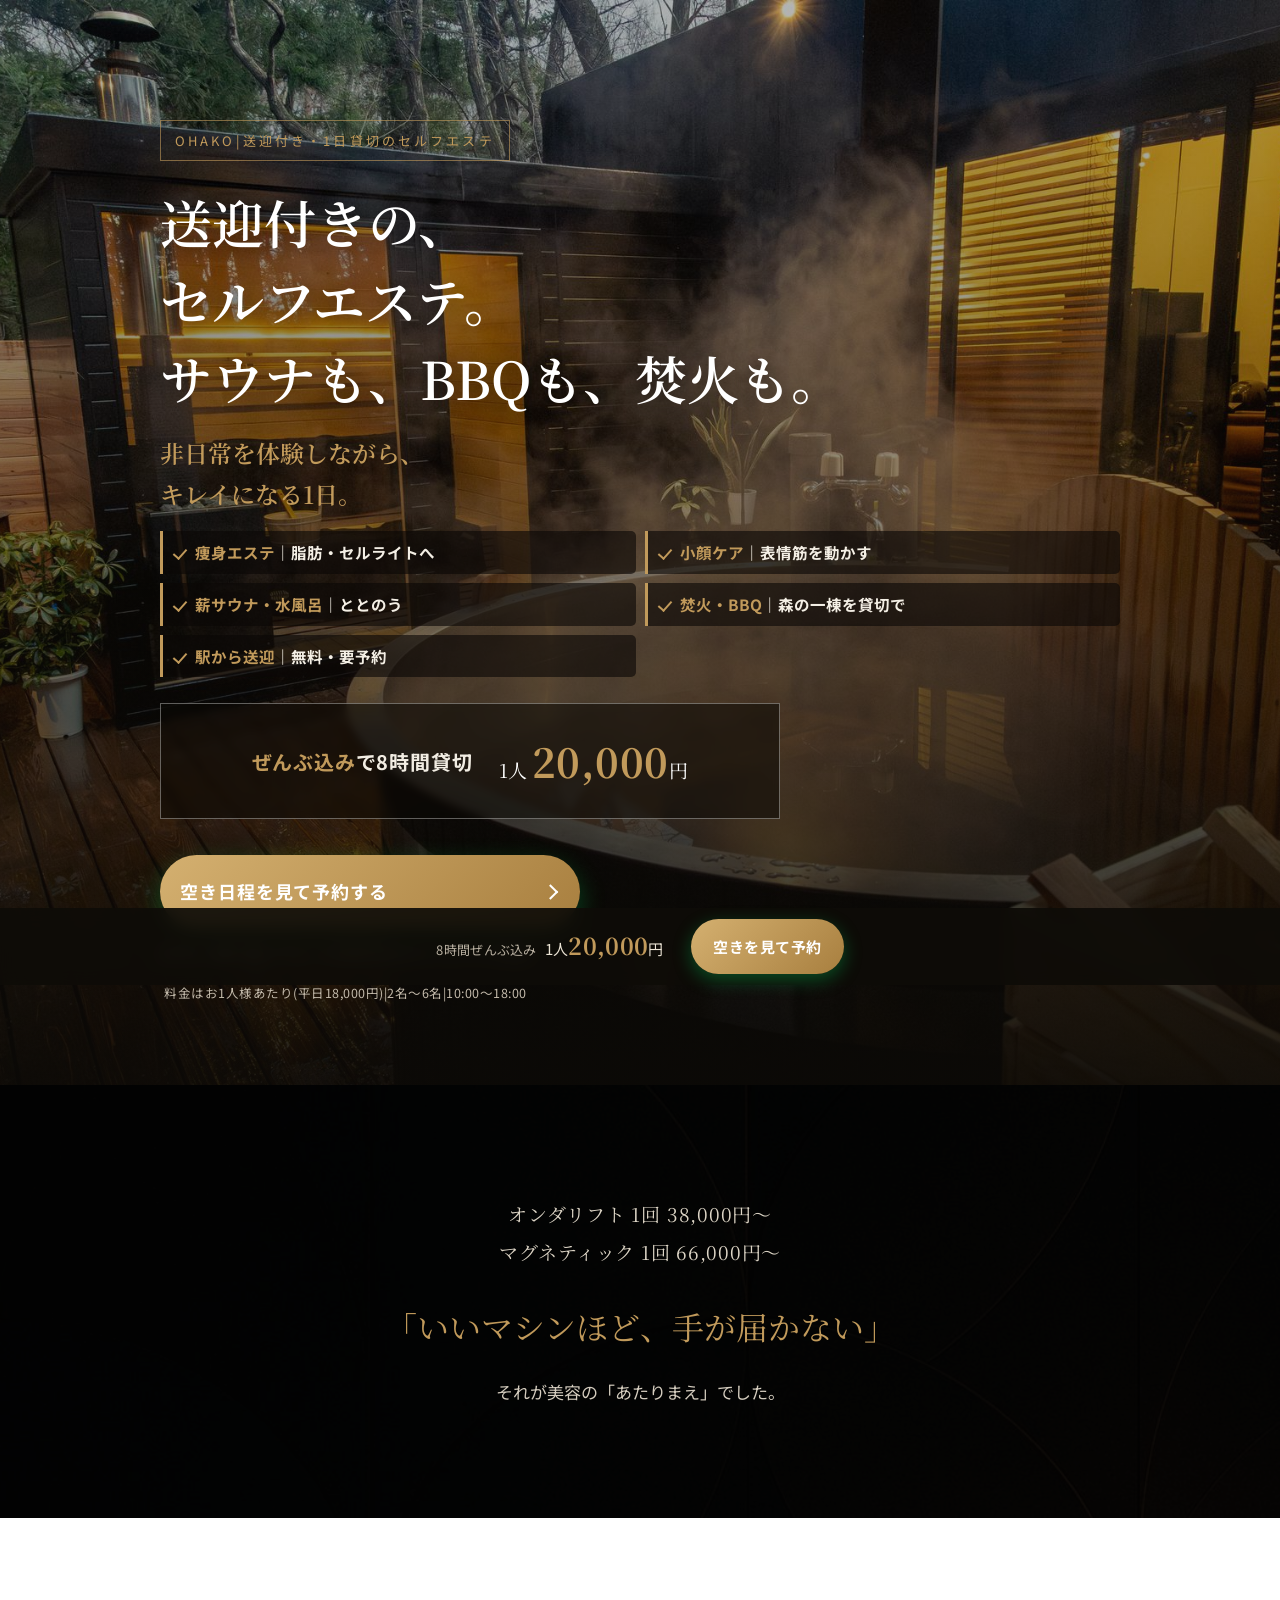
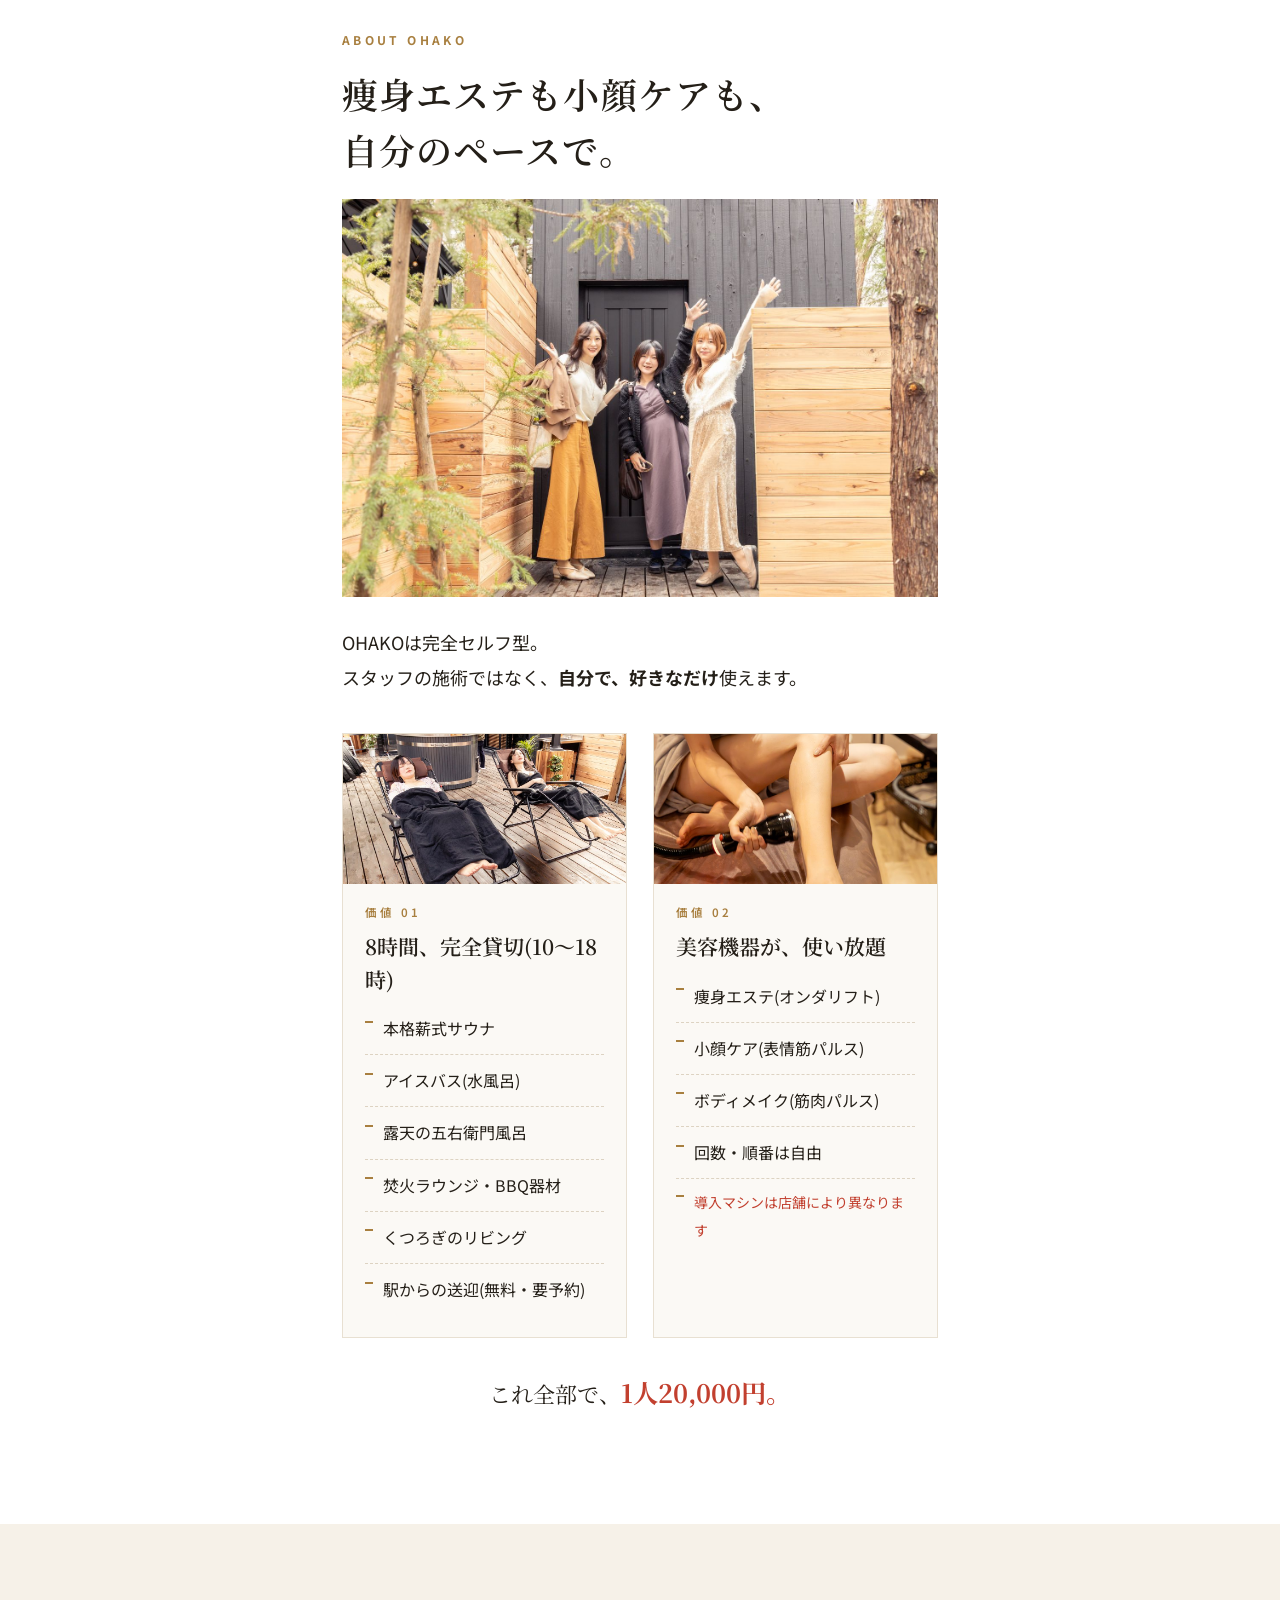
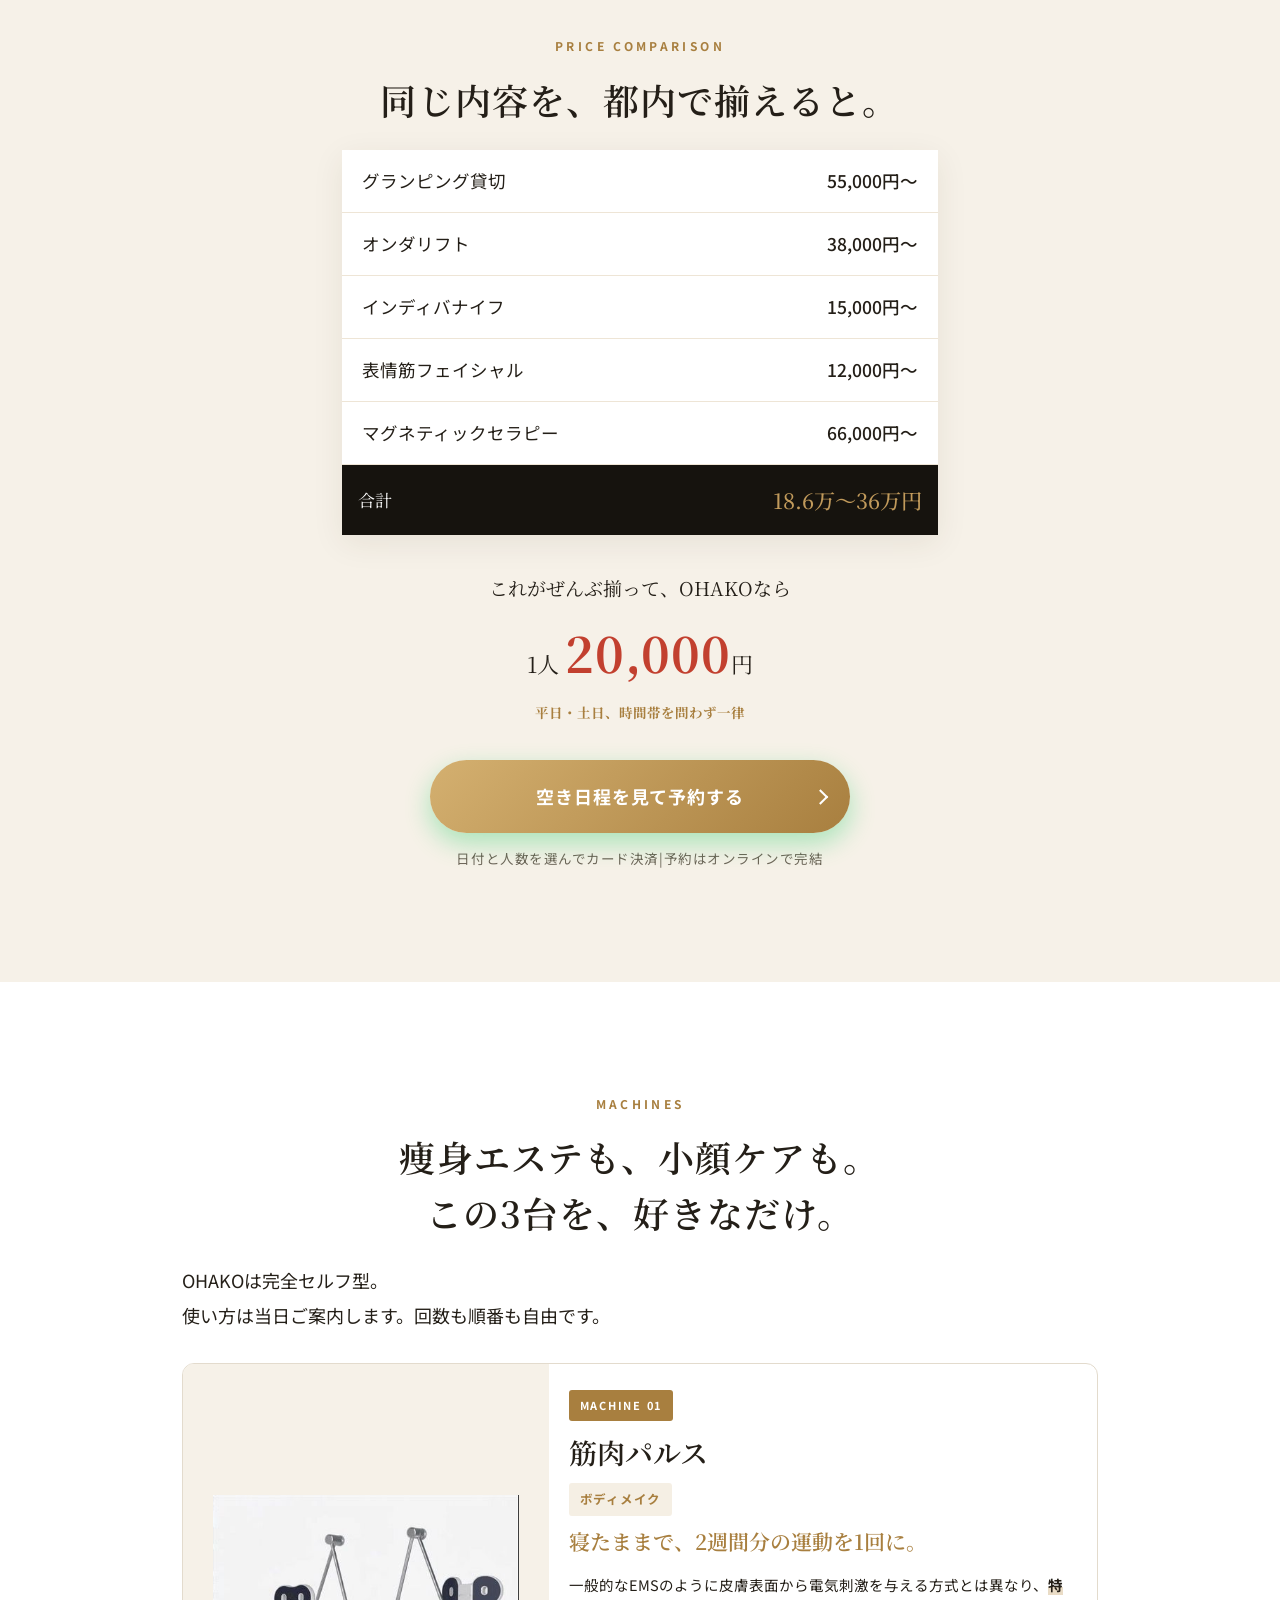
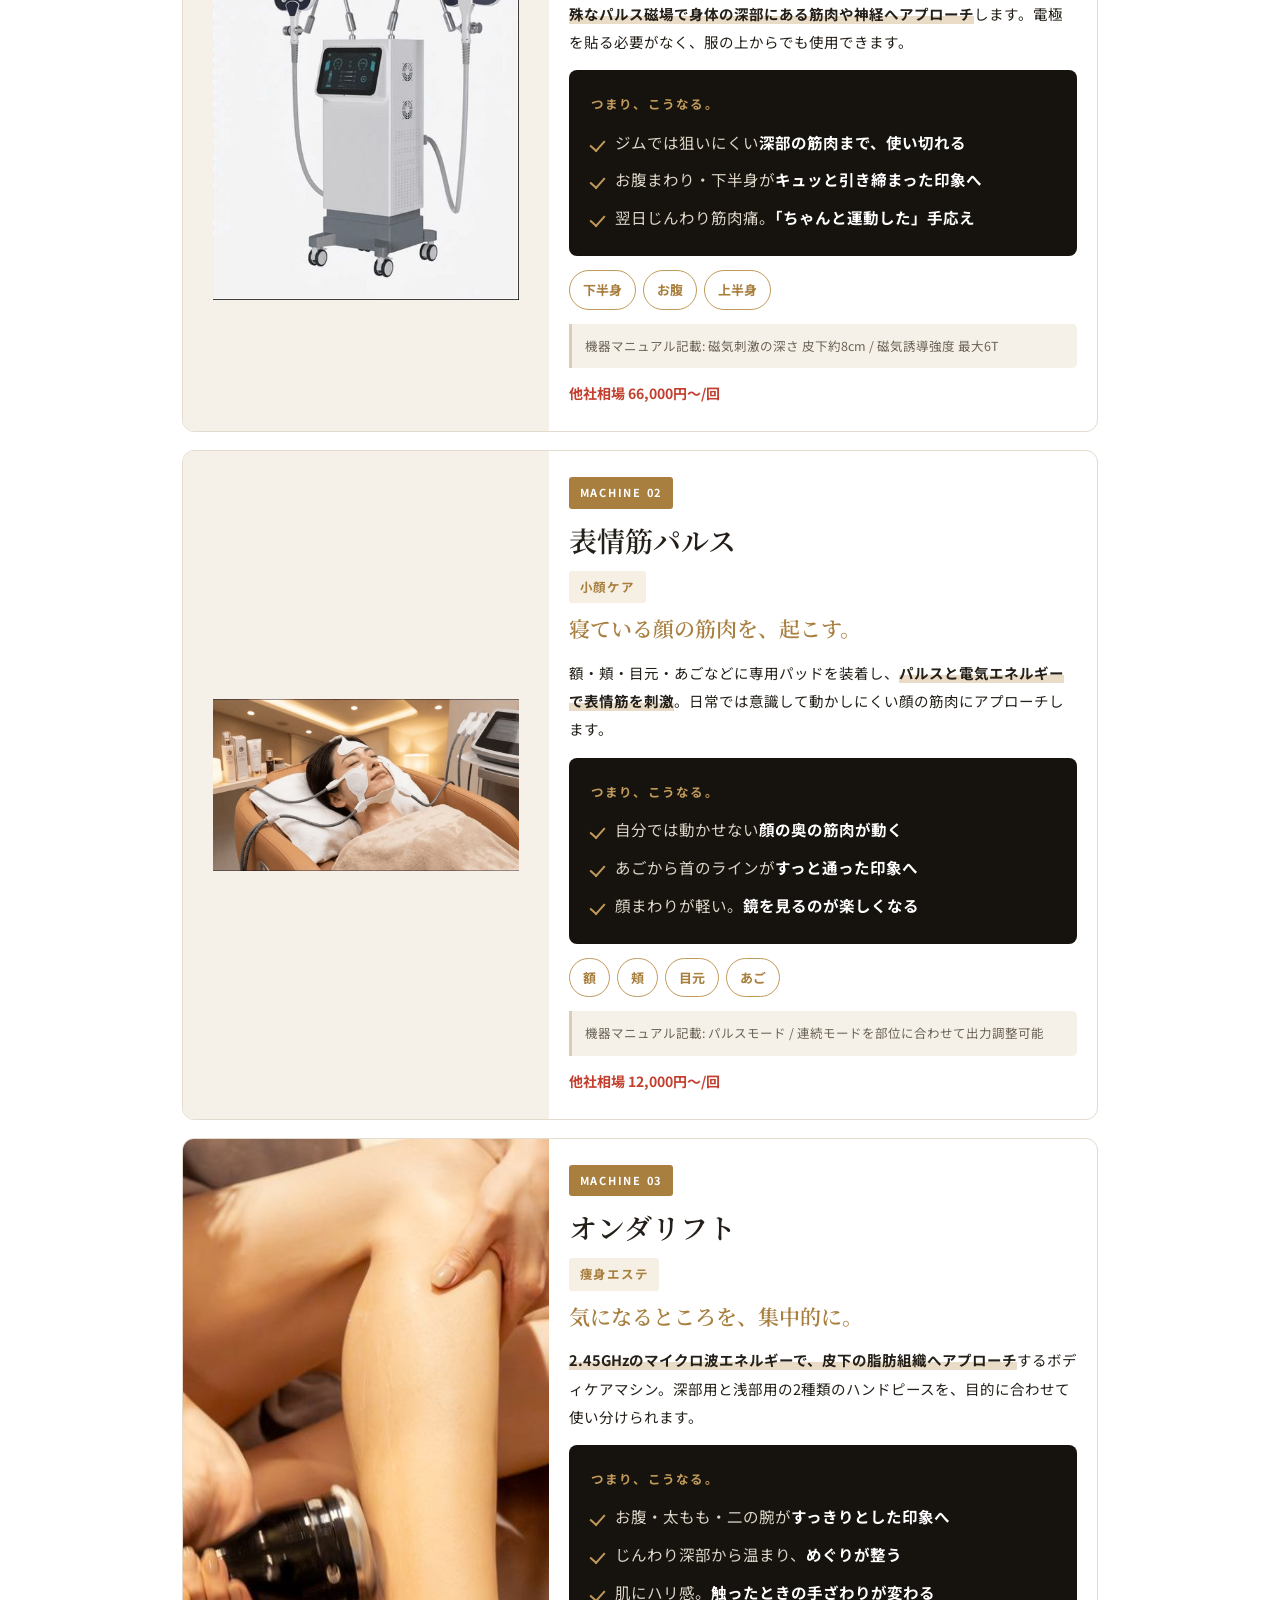
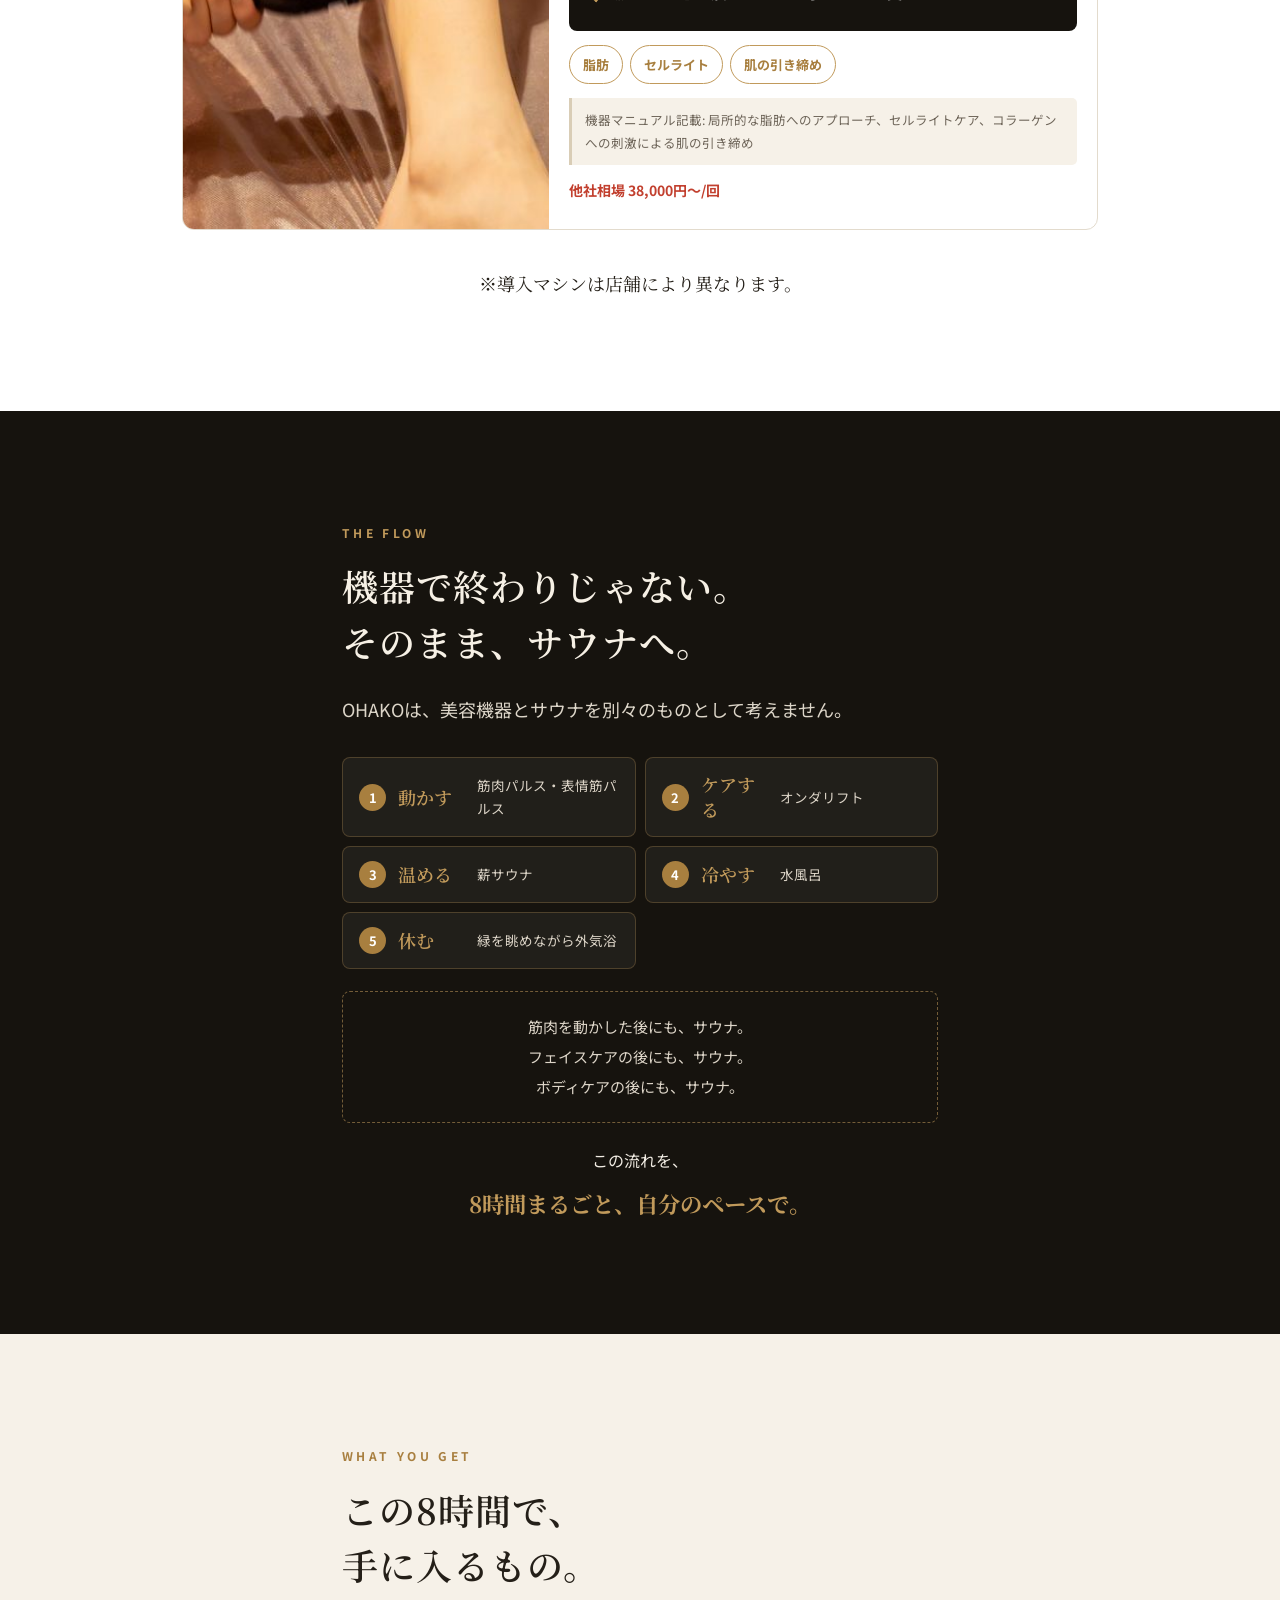
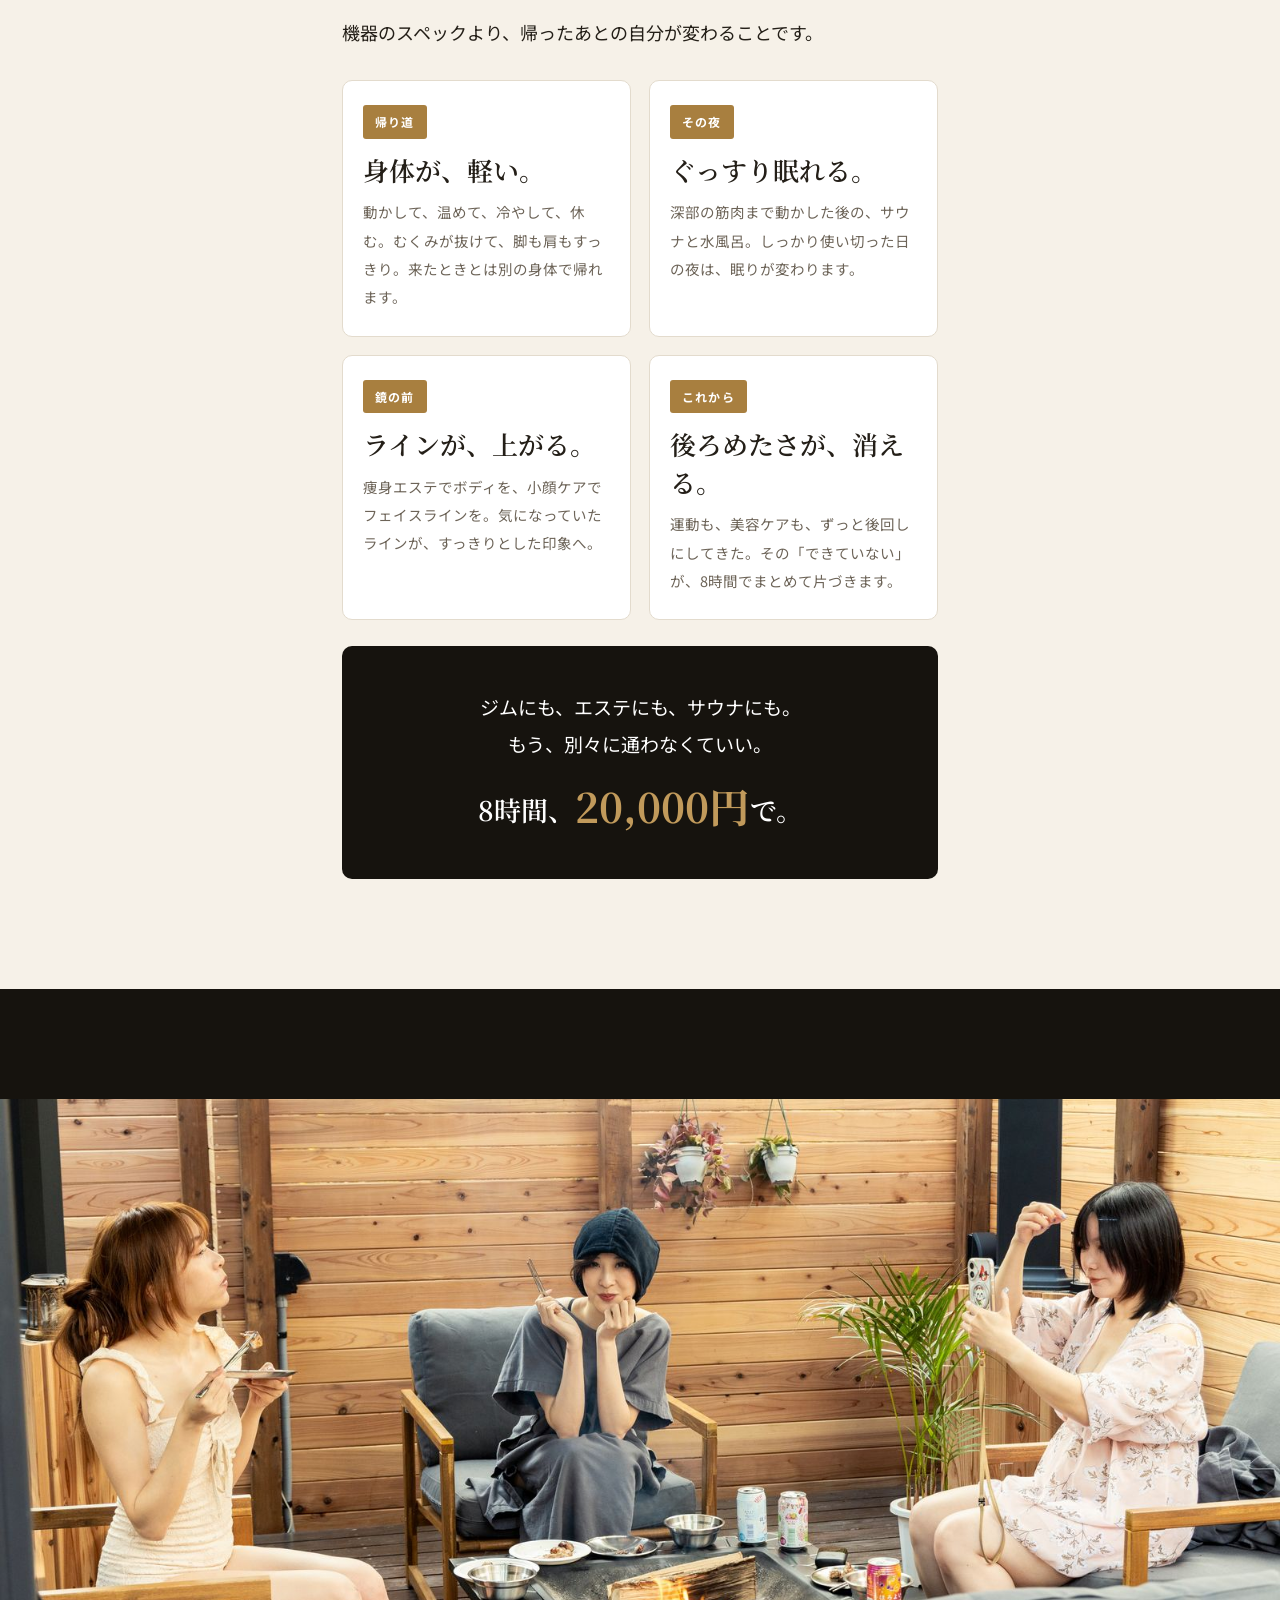
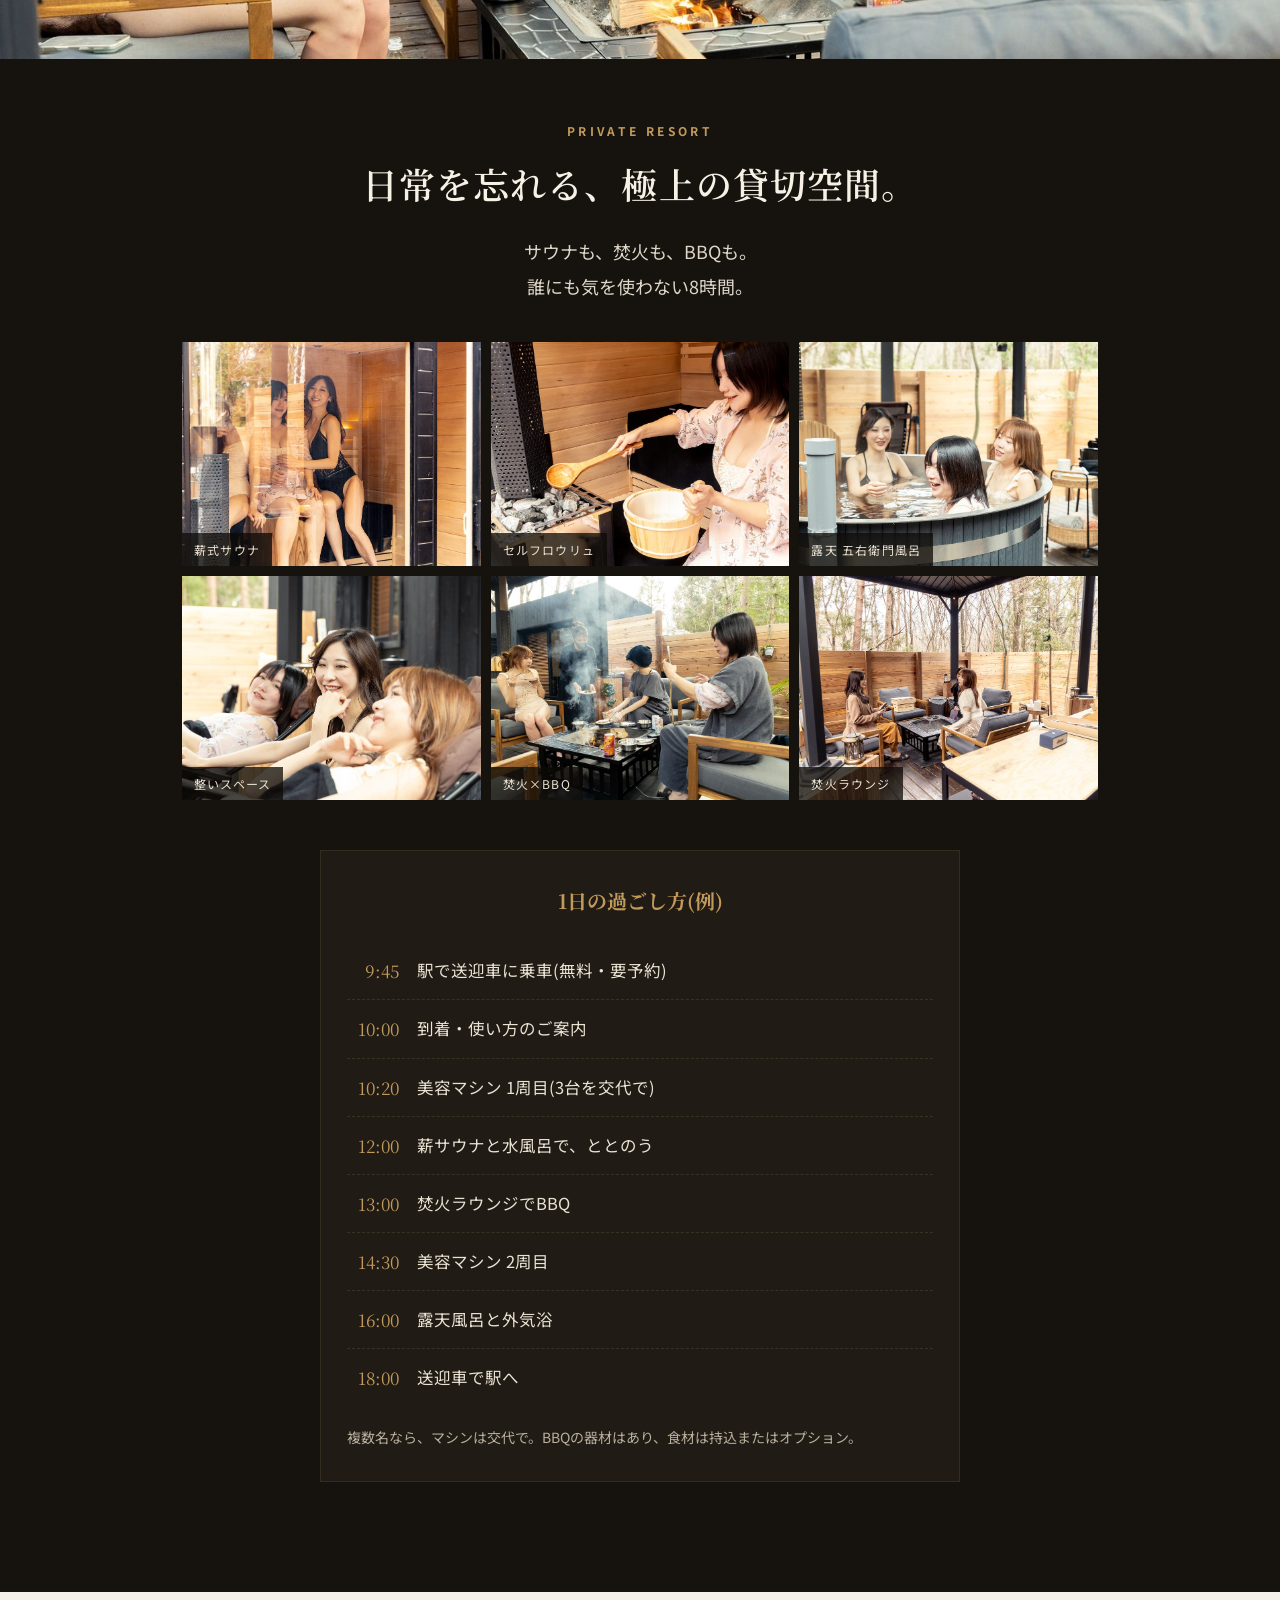
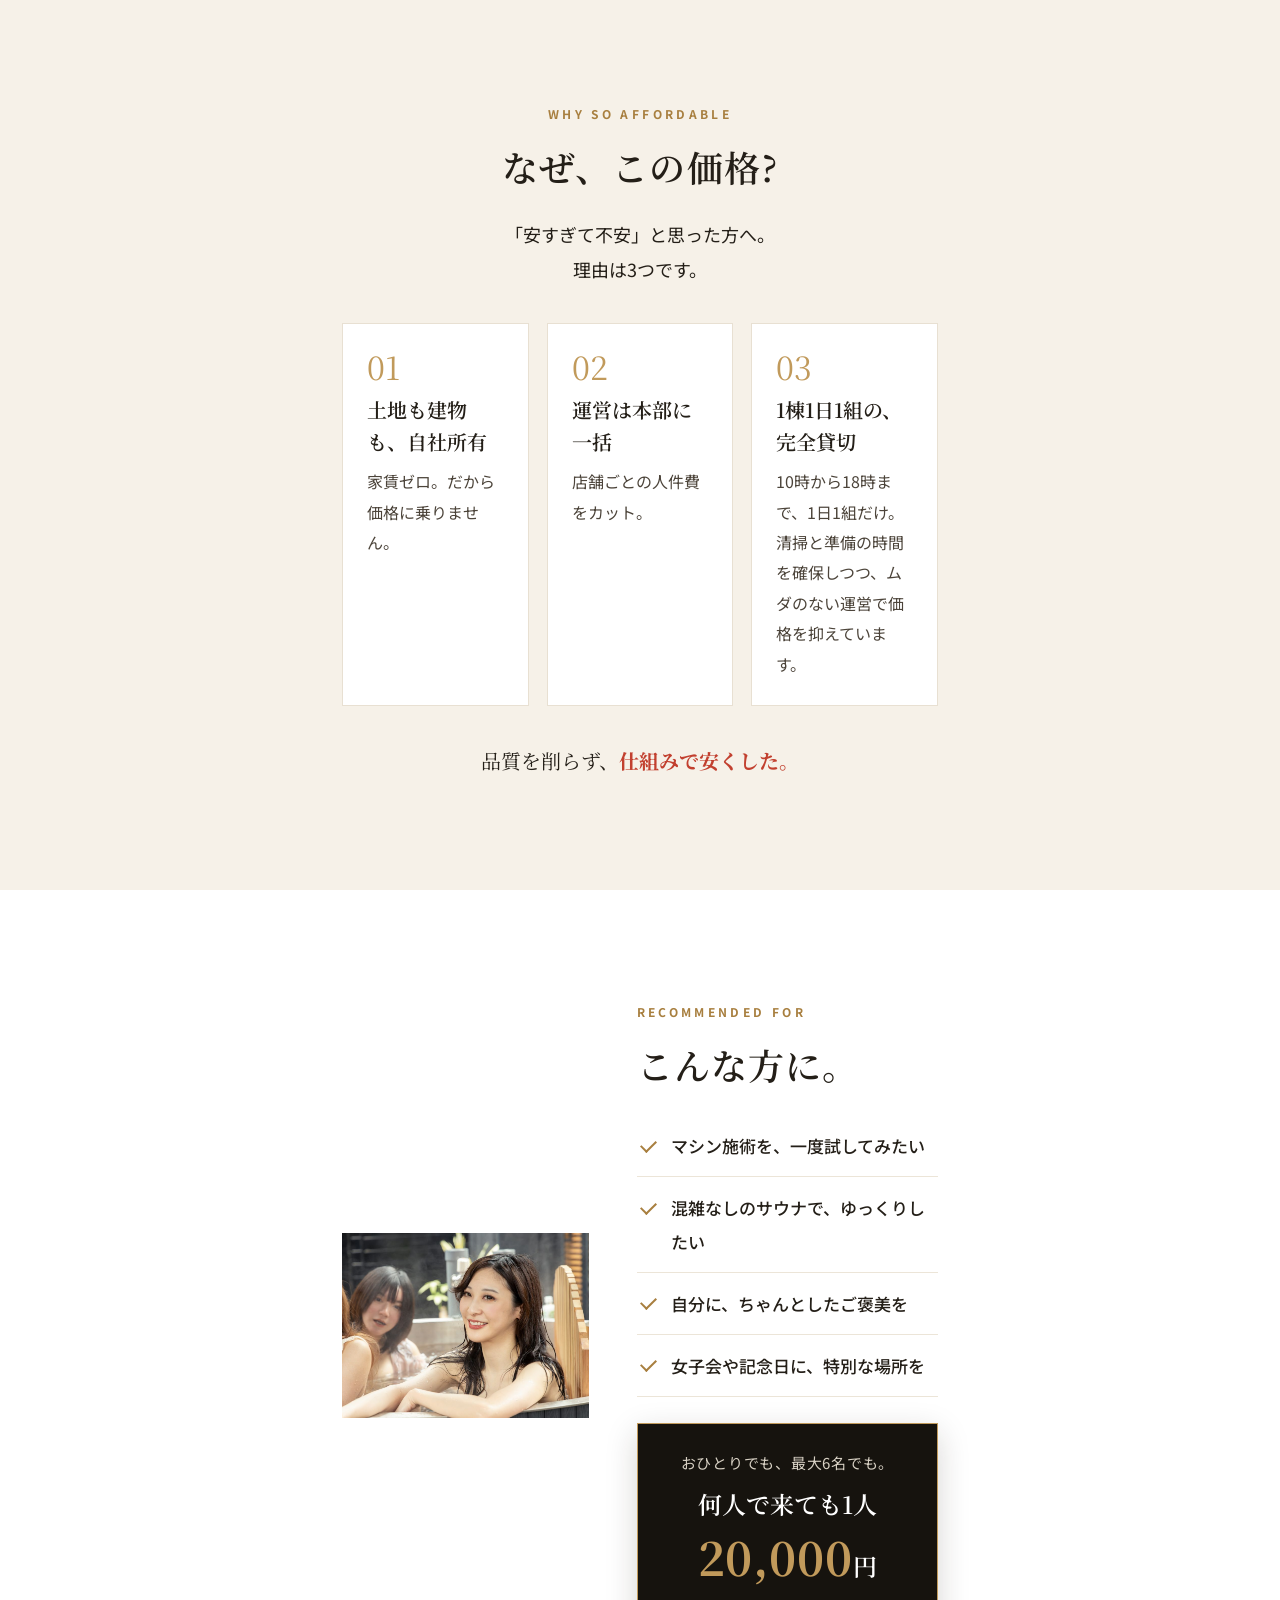
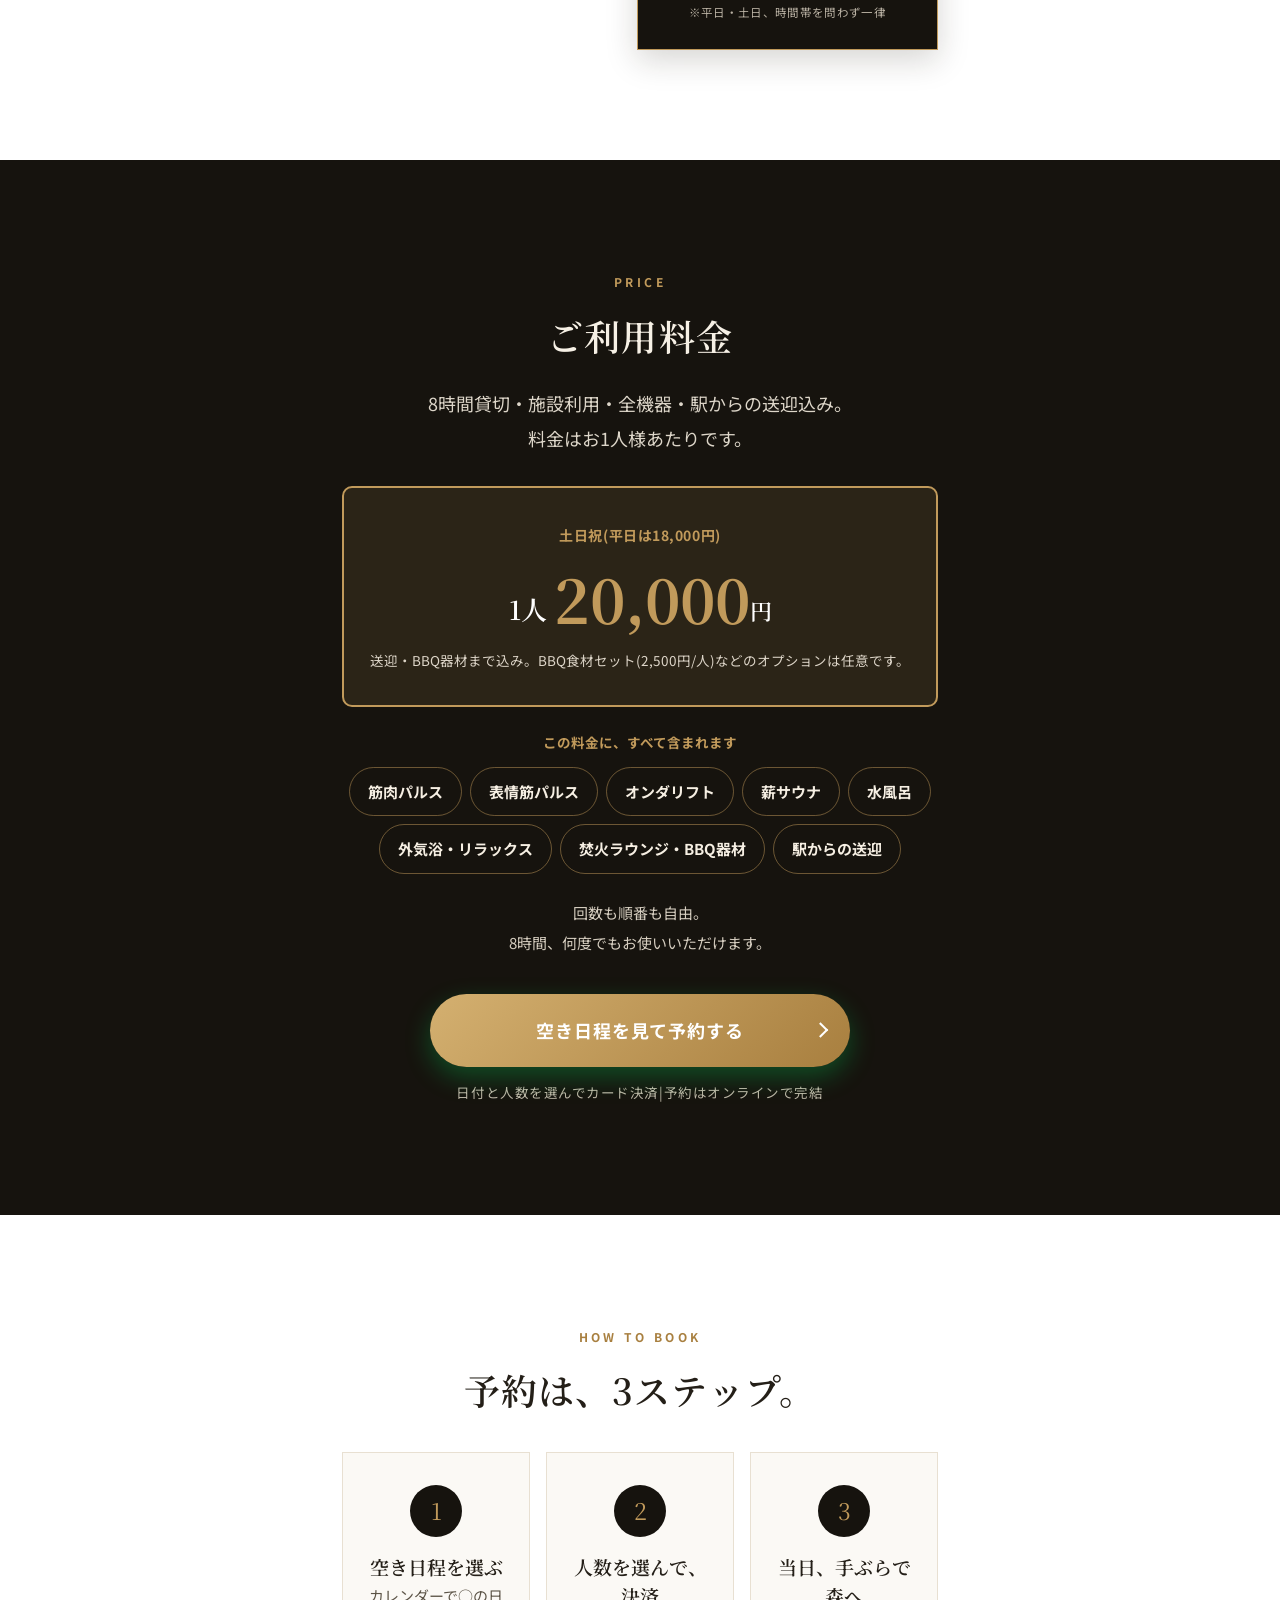
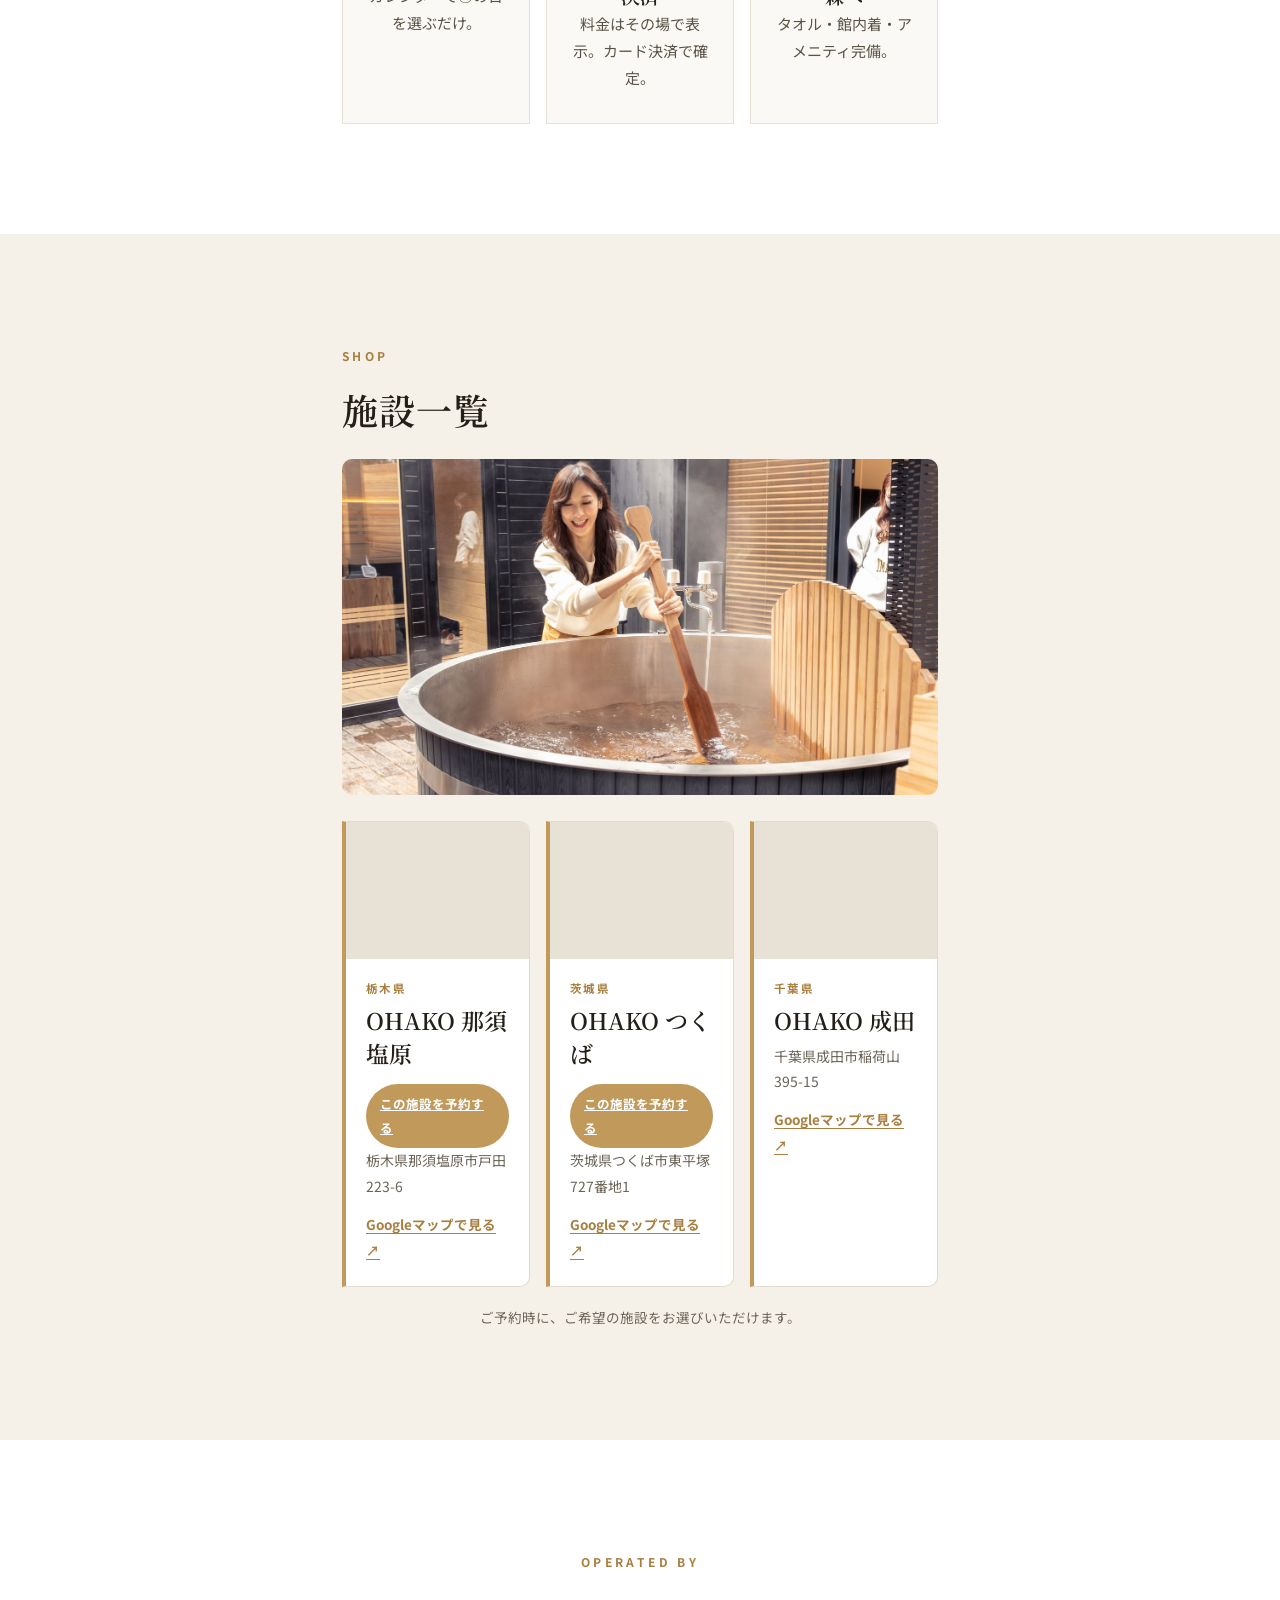
<file: oneday-book/index.html>
<!DOCTYPE html>
<html lang="ja">
<head>
<!-- variant: oneday-book | 送迎付きセルフエステ with サウナ、BBQ、焚き火 | 予約ページ | 1枠8時間 | 1名2万円 -->
<meta charset="UTF-8">
<!-- Google Tag Manager -->
<script>(function(w,d,s,l,i){w[l]=w[l]||[];w[l].push({'gtm.start':
new Date().getTime(),event:'gtm.js'});var f=d.getElementsByTagName(s)[0],
j=d.createElement(s),dl=l!='dataLayer'?'&l='+l:'';j.async=true;j.src=
'https://www.googletagmanager.com/gtm.js?id='+i+dl;f.parentNode.insertBefore(j,f);
})(window,document,'script','dataLayer','GTM-NTWC288X');</script>
<!-- End Google Tag Manager -->
<meta name="viewport" content="width=device-width, initial-scale=1.0">
<title>OHAKO|美容マシンもサウナも焚火も、送迎付き8時間ぜんぶ込みで1人20,000円（那須塩原・つくば）</title>
<meta name="description" content="美容マシン3台・薪サウナ・水風呂・露天風呂・焚火BBQ、駅からの送迎まで、8時間ぜんぶ込みで1人20,000円(平日18,000円)。那須塩原・つくばの一棟を、10時から18時まで貸切。">
<!-- プレビュー公開用。本番配信時に削除を検討 -->
<meta name="robots" content="noindex, nofollow">
<link rel="preconnect" href="https://fonts.googleapis.com">
<link rel="preconnect" href="https://fonts.gstatic.com" crossorigin>
<link href="https://fonts.googleapis.com/css2?family=Noto+Sans+JP:wght@400;500;700&family=Noto+Serif+JP:wght@500;600;700&display=swap" rel="stylesheet">
<link rel="stylesheet" href="../css/style.css">
</head>
<body>
<!-- Google Tag Manager (noscript) -->
<noscript><iframe src="https://www.googletagmanager.com/ns.html?id=GTM-NTWC288X"
height="0" width="0" style="display:none;visibility:hidden"></iframe></noscript>
<!-- End Google Tag Manager (noscript) -->

<!-- ============================================================
  LINE友だち追加リンク: セルフ型LP用の計測URL(2026-09-11 設定)
  https://ohako-beautyresort.com/book/nasu/ (全CTA共通 / class="js-line")
  施設を追加する場合: Sec.11 の shop__list に <li class="shop"> を足す
============================================================= -->

<!-- Sec.1 ファーストビュー -->
<header class="fv">
  <div class="fv__bg">
    <img src="../img/fv-goemon-dusk.jpg" alt="夕暮れのOHAKO。湯気の立つ露天五右衛門風呂とサウナ棟" class="fv__img">
  </div>
  <div class="fv__inner">
    <p class="fv__area">OHAKO|送迎付き・1日貸切のセルフエステ</p>
    <h1 class="fv__catch">送迎付きの、<br>セルフエステ。<br>サウナも、BBQも、焚火も。</h1>
    <p class="fv__benefit">非日常を体験しながら、<br>キレイになる1日。</p>
    <ul class="fv__gets">
      <li><em>痩身エステ</em>｜脂肪・セルライトへ</li>
      <li><em>小顔ケア</em>｜表情筋を動かす</li>
      <li><em>薪サウナ・水風呂</em>｜ととのう</li>
      <li><em>焚火・BBQ</em>｜森の一棟を貸切で</li>
      <li><em>駅から送迎</em>｜無料・要予約</li>
    </ul>
    <div class="fv__badge">
      <span class="fv__badge-inc"><em>ぜんぶ込み</em>で8時間貸切</span>
      <span class="fv__badge-now">1人 <em>20,000</em>円</span>
    </div>
    <div class="cta">
      <a class="btn-line btn-book js-book" href="https://ohako-beautyresort.com/book/nasu/">空き日程を見て予約する</a>
      <p class="cta__note">日付と人数を選んでカード決済|予約はオンラインで完結</p>
    </div>
    <p class="fv__small">料金はお1人様あたり(平日18,000円)|2名〜6名|10:00〜18:00</p>
  </div>
</header>

<main>

<!-- Sec.2 共感(問題提起) -->
<section class="sec sec--dark empathy reveal">
  <div class="container">
    <p class="empathy__price">オンダリフト 1回 38,000円〜<br>マグネティック 1回 66,000円〜</p>
    <p class="empathy__voice">「いいマシンほど、<br class="sp">手が届かない」</p>
    <p class="empathy__body">それが美容の「あたりまえ」でした。</p>
  </div>
</section>

<!-- Sec.3 OHAKOとは(What is) -->
<section class="sec whatis reveal">
  <div class="container">
    <p class="sec__eyebrow">ABOUT OHAKO</p>
    <h2 class="sec__title">痩身エステも小顔ケアも、<br>自分のペースで。</h2>
    <figure class="whatis__photo">
      <img src="../img/entrance-welcome.jpg" alt="森の中のOHAKO入口で手を振って出迎える3人の女性" loading="lazy">
    </figure>
    <p class="sec__body">OHAKOは完全セルフ型。<br>スタッフの施術ではなく、<strong>自分で、好きなだけ</strong>使えます。</p>

    <div class="value">
      <div class="value__card">
        <img src="../img/sotokiyoku.jpg" alt="外気浴スペースのリクライナーでくつろぐ2人の女性" loading="lazy">
        <h3><span>価値 01</span>8時間、完全貸切(10〜18時)</h3>
        <ul>
          <li>本格薪式サウナ</li>
          <li>アイスバス(水風呂)</li>
          <li>露天の五右衛門風呂</li>
          <li>焚火ラウンジ・BBQ器材</li>
          <li>くつろぎのリビング</li>
          <li>駅からの送迎(無料・要予約)</li>
        </ul>
      </div>
      <div class="value__card">
        <img src="../img/treatment-self.jpg" alt="美容マシンでボディケアをする女性" loading="lazy">
        <h3><span>価値 02</span>美容機器が、使い放題</h3>
        <ul>
          <li>痩身エステ(オンダリフト)</li>
          <li>小顔ケア(表情筋パルス)</li>
          <li>ボディメイク(筋肉パルス)</li>
          <li>回数・順番は自由</li>
          <li class="value__note">導入マシンは店舗により異なります</li>
        </ul>
      </div>
    </div>
    <p class="whatis__punch">これ全部で、<strong>1人20,000円。</strong></p>
  </div>
</section>

<!-- Sec.4 証拠①: 相場比較 -->
<section class="sec sec--cream compare reveal">
  <div class="container">
    <p class="sec__eyebrow">PRICE COMPARISON</p>
    <h2 class="sec__title">同じ内容を、<br class="sp">都内で揃えると。</h2>
    <table class="compare__table">
      <tbody>
        <tr><td>グランピング貸切</td><td>55,000円〜</td></tr>
        <tr><td>オンダリフト</td><td>38,000円〜</td></tr>
        <tr><td>インディバナイフ</td><td>15,000円〜</td></tr>
        <tr><td>表情筋フェイシャル</td><td>12,000円〜</td></tr>
        <tr><td>マグネティックセラピー</td><td>66,000円〜</td></tr>
      </tbody>
      <tfoot>
        <tr><td>合計</td><td><em>18.6万〜36万円</em></td></tr>
      </tfoot>
    </table>
    <div class="compare__answer">
      <p>これがぜんぶ揃って、OHAKOなら</p>
      <p class="compare__price">1人 <em>20,000</em>円</p>
      <p class="compare__flat">平日・土日、時間帯を問わず一律</p>
    </div>
    <div class="cta">
      <a class="btn-line btn-book js-book" href="https://ohako-beautyresort.com/book/nasu/">空き日程を見て予約する</a>
      <p class="cta__note">日付と人数を選んでカード決済|予約はオンラインで完結</p>
    </div>
  </div>
</section>

<!-- Sec.5 証拠②: 導入機器（完全セルフ型・具体内容） -->
<section class="sec machines reveal">
  <div class="container">
    <p class="sec__eyebrow">MACHINES</p>
    <h2 class="sec__title">痩身エステも、小顔ケアも。<br>この3台を、好きなだけ。</h2>
    <p class="sec__body">OHAKOは完全セルフ型。<br>使い方は当日ご案内します。回数も順番も自由です。</p>

    <article class="mc">
      <div class="mc__photo"><img src="../img/machine-magnetic.jpg" alt="筋肉パルス機器の本体" loading="lazy" width="436" height="579"></div>
      <div class="mc__body">
        <p class="mc__tag">MACHINE 01</p>
        <h3 class="mc__name">筋肉パルス</h3>
        <p class="mc__sub">ボディメイク</p>
        <p class="mc__catch">寝たままで、2週間分の運動を1回に。</p>
        <p class="mc__desc">一般的なEMSのように皮膚表面から電気刺激を与える方式とは異なり、<strong>特殊なパルス磁場で身体の深部にある筋肉や神経へアプローチ</strong>します。電極を貼る必要がなく、服の上からでも使用できます。</p>

        <div class="mc__result">
          <p class="mc__result-ttl">つまり、こうなる。</p>
          <ul>
            <li>ジムでは狙いにくい<strong>深部の筋肉まで、使い切れる</strong></li>
            <li>お腹まわり・下半身が<strong>キュッと引き締まった印象へ</strong></li>
            <li>翌日じんわり筋肉痛。<strong>「ちゃんと運動した」手応え</strong></li>
          </ul>
        </div>

        <ul class="mc__parts"><li>下半身</li><li>お腹</li><li>上半身</li></ul>
        <p class="mc__spec">機器マニュアル記載: 磁気刺激の深さ 皮下約8cm / 磁気誘導強度 最大6T</p>
        <p class="mc__market">他社相場 66,000円〜/回</p>
      </div>
    </article>

    <article class="mc">
      <div class="mc__photo"><img src="../img/machine-facial.jpg" alt="表情筋パルスのフェイスケアマシン" loading="lazy" width="898" height="504"></div>
      <div class="mc__body">
        <p class="mc__tag">MACHINE 02</p>
        <h3 class="mc__name">表情筋パルス</h3>
        <p class="mc__sub">小顔ケア</p>
        <p class="mc__catch">寝ている顔の筋肉を、起こす。</p>
        <p class="mc__desc">額・頬・目元・あごなどに専用パッドを装着し、<strong>パルスと電気エネルギーで表情筋を刺激</strong>。日常では意識して動かしにくい顔の筋肉にアプローチします。</p>

        <div class="mc__result">
          <p class="mc__result-ttl">つまり、こうなる。</p>
          <ul>
            <li>自分では動かせない<strong>顔の奥の筋肉が動く</strong></li>
            <li>あごから首のラインが<strong>すっと通った印象へ</strong></li>
            <li>顔まわりが軽い。<strong>鏡を見るのが楽しくなる</strong></li>
          </ul>
        </div>

        <ul class="mc__parts"><li>額</li><li>頬</li><li>目元</li><li>あご</li></ul>
        <p class="mc__spec">機器マニュアル記載: パルスモード / 連続モードを部位に合わせて出力調整可能</p>
        <p class="mc__market">他社相場 12,000円〜/回</p>
      </div>
    </article>

    <article class="mc">
      <div class="mc__photo"><img src="../img/treatment-self.jpg" alt="オンダリフトのハンドピースを自分で脚に当てている様子" loading="lazy" width="1000" height="667"></div>
      <div class="mc__body">
        <p class="mc__tag">MACHINE 03</p>
        <h3 class="mc__name">オンダリフト</h3>
        <p class="mc__sub">痩身エステ</p>
        <p class="mc__catch">気になるところを、集中的に。</p>
        <p class="mc__desc"><strong>2.45GHzのマイクロ波エネルギーで、皮下の脂肪組織へアプローチ</strong>するボディケアマシン。深部用と浅部用の2種類のハンドピースを、目的に合わせて使い分けられます。</p>

        <div class="mc__result">
          <p class="mc__result-ttl">つまり、こうなる。</p>
          <ul>
            <li>お腹・太もも・二の腕が<strong>すっきりとした印象へ</strong></li>
            <li>じんわり深部から温まり、<strong>めぐりが整う</strong></li>
            <li>肌にハリ感。<strong>触ったときの手ざわりが変わる</strong></li>
          </ul>
        </div>

        <ul class="mc__parts"><li>脂肪</li><li>セルライト</li><li>肌の引き締め</li></ul>
        <p class="mc__spec">機器マニュアル記載: 局所的な脂肪へのアプローチ、セルライトケア、コラーゲンへの刺激による肌の引き締め</p>
        <p class="mc__market">他社相場 38,000円〜/回</p>
      </div>
    </article>

    <p class="machines__closing">※導入マシンは店舗により異なります。</p>
  </div>
</section>

<!-- Sec.5.5 美容機器×サウナの流れ -->
<section class="sec sec--dark cycle reveal">
  <div class="container">
    <p class="sec__eyebrow sec__eyebrow--gold">THE FLOW</p>
    <h2 class="sec__title">機器で終わりじゃない。<br>そのまま、サウナへ。</h2>
    <p class="sec__body">OHAKOは、美容機器とサウナを別々のものとして考えません。</p>

    <ol class="cycle__list">
      <li><span class="cycle__no">1</span><span class="cycle__act">動かす</span><span class="cycle__how">筋肉パルス・表情筋パルス</span></li>
      <li><span class="cycle__no">2</span><span class="cycle__act">ケアする</span><span class="cycle__how">オンダリフト</span></li>
      <li><span class="cycle__no">3</span><span class="cycle__act">温める</span><span class="cycle__how">薪サウナ</span></li>
      <li><span class="cycle__no">4</span><span class="cycle__act">冷やす</span><span class="cycle__how">水風呂</span></li>
      <li><span class="cycle__no">5</span><span class="cycle__act">休む</span><span class="cycle__how">緑を眺めながら外気浴</span></li>
    </ol>

    <div class="cycle__repeat">
      <p>筋肉を動かした後にも、サウナ。</p>
      <p>フェイスケアの後にも、サウナ。</p>
      <p>ボディケアの後にも、サウナ。</p>
    </div>

    <p class="cycle__punch">この流れを、<strong>8時間まるごと、自分のペースで。</strong></p>
  </div>
</section>

<!-- Sec.5.6 何が手に入るのか -->
<section class="sec sec--cream gets reveal">
  <div class="container">
    <p class="sec__eyebrow">WHAT YOU GET</p>
    <h2 class="sec__title">この8時間で、<br>手に入るもの。</h2>
    <p class="sec__body">機器のスペックより、<br class="sp">帰ったあとの自分が変わることです。</p>

    <div class="gets__grid">
      <article class="get">
        <p class="get__when">帰り道</p>
        <h3 class="get__what">身体が、軽い。</h3>
        <p class="get__desc">動かして、温めて、冷やして、休む。むくみが抜けて、脚も肩もすっきり。来たときとは別の身体で帰れます。</p>
      </article>
      <article class="get">
        <p class="get__when">その夜</p>
        <h3 class="get__what">ぐっすり眠れる。</h3>
        <p class="get__desc">深部の筋肉まで動かした後の、サウナと水風呂。しっかり使い切った日の夜は、眠りが変わります。</p>
      </article>
      <article class="get">
        <p class="get__when">鏡の前</p>
        <h3 class="get__what">ラインが、上がる。</h3>
        <p class="get__desc">痩身エステでボディを、小顔ケアでフェイスラインを。気になっていたラインが、すっきりとした印象へ。</p>
      </article>
      <article class="get">
        <p class="get__when">これから</p>
        <h3 class="get__what">後ろめたさが、消える。</h3>
        <p class="get__desc">運動も、美容ケアも、ずっと後回しにしてきた。その「できていない」が、8時間でまとめて片づきます。</p>
      </article>
    </div>

    <div class="gets__punch">
      <p class="gets__punch-1">ジムにも、エステにも、サウナにも。<br>もう、別々に通わなくていい。</p>
      <p class="gets__punch-2">8時間、<em>20,000円</em>で。</p>
    </div>
  </div>
</section>

<!-- Sec.6 証拠③: 空間と1日の過ごし方 -->
<section class="sec sec--dark space reveal">
  <div class="space__hero">
    <img src="../img/lounge-group.jpg" alt="焚火テーブルを囲んで談笑する3人の女性" loading="lazy">
  </div>
  <div class="container">
    <p class="sec__eyebrow sec__eyebrow--gold">PRIVATE RESORT</p>
    <h2 class="sec__title">日常を忘れる、<br class="sp">極上の貸切空間。</h2>
    <p class="sec__body">サウナも、焚火も、BBQも。<br>誰にも気を使わない8時間。</p>

    <div class="space__gallery">
      <figure><img src="../img/gallery-sauna.jpg" alt="サウナ室でくつろぐ2人の女性" loading="lazy"><figcaption>薪式サウナ</figcaption></figure>
      <figure><img src="../img/gallery-loyly.jpg" alt="サウナストーンに水をかけてロウリュする女性" loading="lazy"><figcaption>セルフロウリュ</figcaption></figure>
      <figure><img src="../img/gallery-goemon.jpg" alt="露天の五右衛門風呂を楽しむ3人の女性" loading="lazy"><figcaption>露天 五右衛門風呂</figcaption></figure>
      <figure><img src="../img/gallery-totonoi.jpg" alt="リクライナーで整う3人の女性" loading="lazy"><figcaption>整いスペース</figcaption></figure>
      <figure><img src="../img/gallery-bbq.jpg" alt="焚火を囲んでBBQを楽しむ3人" loading="lazy"><figcaption>焚火×BBQ</figcaption></figure>
      <figure><img src="../img/gallery-lounge.jpg" alt="薪ストーブのある焚火ラウンジ" loading="lazy"><figcaption>焚火ラウンジ</figcaption></figure>
    </div>

    <div class="timeline">
      <h3 class="timeline__title">1日の過ごし方(例)</h3>
      <dl>
        <div><dt>9:45</dt><dd>駅で送迎車に乗車(無料・要予約)</dd></div>
        <div><dt>10:00</dt><dd>到着・使い方のご案内</dd></div>
        <div><dt>10:20</dt><dd>美容マシン 1周目(3台を交代で)</dd></div>
        <div><dt>12:00</dt><dd>薪サウナと水風呂で、ととのう</dd></div>
        <div><dt>13:00</dt><dd>焚火ラウンジでBBQ</dd></div>
        <div><dt>14:30</dt><dd>美容マシン 2周目</dd></div>
        <div><dt>16:00</dt><dd>露天風呂と外気浴</dd></div>
        <div><dt>18:00</dt><dd>送迎車で駅へ</dd></div>
      </dl>
      <p class="timeline__note">複数名なら、マシンは交代で。BBQの器材はあり、食材は持込またはオプション。</p>
    </div>
  </div>
</section>

<!-- Sec.7 理由: なぜこの価格でできるのか -->
<section class="sec sec--cream reasons reveal">
  <div class="container">
    <p class="sec__eyebrow">WHY SO AFFORDABLE</p>
    <h2 class="sec__title">なぜ、この価格?</h2>
    <p class="sec__body">「安すぎて不安」と思った方へ。<br>理由は3つです。</p>
    <ol class="reasons__list">
      <li>
        <span class="reasons__num">01</span>
        <h3>土地も建物も、自社所有</h3>
        <p>家賃ゼロ。だから価格に乗りません。</p>
      </li>
      <li>
        <span class="reasons__num">02</span>
        <h3>運営は本部に一括</h3>
        <p>店舗ごとの人件費をカット。</p>
      </li>
      <li>
        <span class="reasons__num">03</span>
        <h3>1棟1日1組の、完全貸切</h3>
        <p>10時から18時まで、1日1組だけ。清掃と準備の時間を確保しつつ、ムダのない運営で価格を抑えています。</p>
      </li>
    </ol>
    <p class="reasons__punch">品質を削らず、<strong>仕組みで安くした。</strong></p>
  </div>
</section>

<!-- Sec.8 こんな方におすすめ -->
<section class="sec recommend reveal">
  <div class="container recommend__wrap">
    <figure class="recommend__photo">
      <img src="../img/friends-bath.jpg" alt="五右衛門風呂で笑い合う2人の女性" loading="lazy">
    </figure>
    <div class="recommend__text">
      <p class="sec__eyebrow">RECOMMENDED FOR</p>
      <h2 class="sec__title">こんな方に。</h2>
      <ul class="recommend__list">
        <li>マシン施術を、一度試してみたい</li>
        <li>混雑なしのサウナで、ゆっくりしたい</li>
        <li>自分に、ちゃんとしたご褒美を</li>
        <li>女子会や記念日に、特別な場所を</li>
      </ul>
      <div class="recommend__note">
        <p class="recommend__note-sub">おひとりでも、最大6名でも。</p>
        <p class="recommend__note-main">何人で来ても<br class="sp">1人 <em>20,000</em>円</p>
        <p class="recommend__note-foot">※平日・土日、時間帯を問わず一律</p>
      </div>
    </div>
  </div>
</section>

<!-- Sec.9 料金・メニュー -->
<section class="sec sec--dark pricing reveal">
  <div class="container">
    <p class="sec__eyebrow sec__eyebrow--gold">PRICE</p>
    <h2 class="sec__title">ご利用料金</h2>
    <p class="sec__body">8時間貸切・施設利用・全機器・駅からの送迎込み。<br>料金はお1人様あたりです。</p>

    <div class="price-flat">
      <p class="price-flat__label">土日祝(平日は18,000円)</p>
      <p class="price-flat__main">1人 <em>20,000</em><span>円</span></p>
      <p class="price-flat__note">送迎・BBQ器材まで込み。BBQ食材セット(2,500円/人)などのオプションは任意です。</p>
    </div>

    <p class="price-flat__inctitle">この料金に、すべて含まれます</p>
    <ul class="price-flat__inc">
      <li>筋肉パルス</li>
      <li>表情筋パルス</li>
      <li>オンダリフト</li>
      <li>薪サウナ</li>
      <li>水風呂</li>
      <li>外気浴・リラックス</li>
      <li>焚火ラウンジ・BBQ器材</li>
      <li>駅からの送迎</li>
    </ul>
    <p class="pricing__member">回数も順番も自由。<br>8時間、何度でもお使いいただけます。</p>
    <div class="cta">
      <a class="btn-line btn-book js-book" href="https://ohako-beautyresort.com/book/nasu/">空き日程を見て予約する</a>
      <p class="cta__note cta__note--light">日付と人数を選んでカード決済|予約はオンラインで完結</p>
    </div>
  </div>
</section>

<!-- Sec.10 ご利用の流れ -->
<section class="sec flow reveal">
  <div class="container">
    <p class="sec__eyebrow">HOW TO BOOK</p>
    <h2 class="sec__title">予約は、3ステップ。</h2>
    <ol class="flow__steps">
      <li>
        <span class="flow__num">1</span>
        <h3>空き日程を選ぶ</h3>
        <p>カレンダーで○の日を選ぶだけ。</p>
      </li>
      <li>
        <span class="flow__num">2</span>
        <h3>人数を選んで、決済</h3>
        <p>料金はその場で表示。カード決済で確定。</p>
      </li>
      <li>
        <span class="flow__num">3</span>
        <h3>当日、手ぶらで森へ</h3>
        <p>タオル・館内着・アメニティ完備。</p>
      </li>
    </ol>
  </div>
</section>

<!-- Sec.11 拠点・アクセス (店舗を追加する場合は shop__list に <li> を足す) -->
<section class="sec sec--cream access reveal">
  <div class="container">
    <p class="sec__eyebrow">SHOP</p>
    <h2 class="sec__title">施設一覧</h2>
    <figure class="access__photo access__photo--wide">
      <img src="../img/access-exterior.jpg" alt="OHAKOの露天風呂と施設外観" loading="lazy">
    </figure>

    <ul class="shop__list">
      <li class="shop">
        <div class="shop__map">
          <iframe
            src="https://maps.google.com/maps?q=%E6%A0%83%E6%9C%A8%E7%9C%8C%E9%82%A3%E9%A0%88%E5%A1%A9%E5%8E%9F%E5%B8%82%E6%88%B8%E7%94%B0223-6&output=embed&hl=ja&z=15"
            title="OHAKO 那須塩原の地図" loading="lazy" referrerpolicy="no-referrer-when-downgrade"
            allowfullscreen></iframe>
        </div>
        <div class="shop__body">
          <p class="shop__pref">栃木県</p>
          <h3 class="shop__name">OHAKO 那須塩原</h3>
          <a class="shop__book" href="https://ohako-beautyresort.com/book/nasu/">この施設を予約する</a>
          <p class="shop__address">栃木県那須塩原市戸田223-6</p>
          <a class="shop__link" href="https://www.google.com/maps/search/?api=1&query=%E6%A0%83%E6%9C%A8%E7%9C%8C%E9%82%A3%E9%A0%88%E5%A1%A9%E5%8E%9F%E5%B8%82%E6%88%B8%E7%94%B0223-6" target="_blank" rel="noopener">Googleマップで見る</a>
        </div>
      </li>
      <li class="shop">
        <div class="shop__map">
          <iframe
            src="https://maps.google.com/maps?q=%E8%8C%A8%E5%9F%8E%E7%9C%8C%E3%81%A4%E3%81%8F%E3%81%B0%E5%B8%82%E6%9D%B1%E5%B9%B3%E5%A1%9A727%E7%95%AA%E5%9C%B01&output=embed&hl=ja&z=15"
            title="OHAKO つくばの地図" loading="lazy" referrerpolicy="no-referrer-when-downgrade"
            allowfullscreen></iframe>
        </div>
        <div class="shop__body">
          <p class="shop__pref">茨城県</p>
          <h3 class="shop__name">OHAKO つくば</h3>
          <a class="shop__book" href="https://ohako-beautyresort.com/book/tsukuba/">この施設を予約する</a>
          <p class="shop__address">茨城県つくば市東平塚727番地1</p>
          <a class="shop__link" href="https://www.google.com/maps/search/?api=1&query=%E8%8C%A8%E5%9F%8E%E7%9C%8C%E3%81%A4%E3%81%8F%E3%81%B0%E5%B8%82%E6%9D%B1%E5%B9%B3%E5%A1%9A727%E7%95%AA%E5%9C%B01" target="_blank" rel="noopener">Googleマップで見る</a>
        </div>
      </li>
      <li class="shop">
        <div class="shop__map">
          <iframe
            src="https://maps.google.com/maps?q=%E5%8D%83%E8%91%89%E7%9C%8C%E6%88%90%E7%94%B0%E5%B8%82%E7%A8%B2%E8%8D%B7%E5%B1%B1395-15&output=embed&hl=ja&z=15"
            title="OHAKO 成田の地図" loading="lazy" referrerpolicy="no-referrer-when-downgrade"
            allowfullscreen></iframe>
        </div>
        <div class="shop__body">
          <p class="shop__pref">千葉県</p>
          <h3 class="shop__name">OHAKO 成田</h3>
          <p class="shop__address">千葉県成田市稲荷山395-15</p>
          <a class="shop__link" href="https://www.google.com/maps/search/?api=1&query=%E5%8D%83%E8%91%89%E7%9C%8C%E6%88%90%E7%94%B0%E5%B8%82%E7%A8%B2%E8%8D%B7%E5%B1%B1395-15" target="_blank" rel="noopener">Googleマップで見る</a>
        </div>
      </li>
    </ul>

    <p class="shop__note">ご予約時に、ご希望の施設をお選びいただけます。</p>
  </div>
</section>

<!-- Sec.12 運営者情報 -->
<section class="sec company reveal">
  <div class="container">
    <p class="sec__eyebrow">OPERATED BY</p>
    <h2 class="sec__title">運営は、美容事業を<br class="sp">全国展開するグループ。</h2>
    <p class="sec__body">美容サロンを全国最大300店舗まで展開した実績。<br class="pc">OHAKOは、そのグループが企画・運営しています。</p>
    <p class="company__info">株式会社GIANT SWING PRODUCTIONS<br>東京都港区西新橋3-13-7 VORT虎ノ門9F</p>
  </div>
</section>

<!-- Sec.13 FAQ -->
<section class="sec sec--cream faq reveal">
  <div class="container">
    <p class="sec__eyebrow">FAQ</p>
    <h2 class="sec__title">よくあるご質問</h2>
    <details class="faq__item" open>
      <summary>機器は自分で使うのですか?</summary>
      <p>はい。OHAKOは完全セルフ型です。ご利用前に操作方法と注意事項をご案内しますので、初めての方でも安心してお使いいただけます。館内にも手順のご案内をご用意しています。</p>
    </details>
    <details class="faq__item">
      <summary>何回でも使えますか?</summary>
      <p>はい。8時間の貸切時間内であれば、回数も順番も自由です。「機器 → サウナ → 水風呂」を何度繰り返しても追加料金はかかりません。</p>
    </details>
    <details class="faq__item">
      <summary>なぜこんなに安いの?</summary>
      <p>施設が自社所有で、運営も本部一括だからです。品質は削っていません。</p>
    </details>
    <details class="faq__item">
      <summary>何名から利用できる?</summary>
      <p>2名からご予約いただけます。最大6名まで。貸切なので、周りを気にせず過ごせます。</p>
    </details>
    <details class="faq__item">
      <summary>友人や家族と一緒に行ける?</summary>
      <p>はい。1回のご予約で最大6名までご一緒いただけます。料金はお1人様20,000円(平日18,000円)です。</p>
    </details>
    <details class="faq__item">
      <summary>男性やカップルでもOK?</summary>
      <p>はい、歓迎です。</p>
    </details>
    <details class="faq__item">
      <summary>勧誘はない?</summary>
      <p>ありません。ゆっくりお過ごしください。</p>
    </details>
    <details class="faq__item">
      <summary>持ち物は?</summary>
      <p>手ぶらでOK。タオル・館内着・アメニティ完備です。</p>
    </details>
  </div>
</section>

<!-- Sec.14 最終CTA -->
<section class="sec closing reveal">
  <div class="closing__bg">
    <img src="../img/closing-fire.jpg" alt="焚火の炎" loading="lazy">
  </div>
  <div class="container closing__inner">
    <h2 class="closing__title">貸切だから、<br>1日の組数はわずか。</h2>
    <p class="closing__body">10時から18時まで、1棟1日1組だけ。<br>週末の日程から埋まっていきます。</p>
    <p class="closing__lead">予約はオンラインで完結。<br>空き日程をその場で確認できます。</p>
    <div class="cta">
      <a class="btn-line btn-line--lg btn-book js-book" href="https://ohako-beautyresort.com/book/nasu/">空き日程を見て予約する</a>
      <p class="cta__note cta__note--light">決済完了で予約確定。前日にLINEで当日のご案内をお送りします。</p>
    </div>
  </div>
</section>

</main>

<!-- Sec.15 フッター -->
<footer class="footer">
  <div class="container">
    <p class="footer__brand">OHAKO</p>
    <p class="footer__company">運営: 株式会社GIANT SWING PRODUCTIONS<br>東京都港区西新橋3-13-7 VORT虎ノ門9F</p>
    <nav class="footer__links">
      <a href="../privacy.html">プライバシーポリシー</a>
      <a href="../legal.html">特定商取引法に基づく表記</a>
    </nav>
    <p class="footer__copy">&copy; GIANT SWING PRODUCTIONS</p>
  </div>
</footer>

<!-- Sec.0 追従CTAバー -->
<div class="stickybar" id="stickybar">
  <p class="stickybar__text"><span class="stickybar__label">8時間ぜんぶ込み</span>1人<em>20,000</em>円</p>
  <a class="stickybar__btn stickybar__btn--book js-book" href="https://ohako-beautyresort.com/book/nasu/">空きを見て予約</a>
</div>

<script>
// スクロールアニメーション
const io = new IntersectionObserver((entries) => {
  entries.forEach((e) => {
    if (e.isIntersecting) { e.target.classList.add('is-visible'); io.unobserve(e.target); }
  });
}, { threshold: 0.12 });
document.querySelectorAll('.reveal').forEach((el) => io.observe(el));

// FVを過ぎたら追従バーを表示
const fv = document.querySelector('.fv');
const bar = document.getElementById('stickybar');
const barIo = new IntersectionObserver((entries) => {
  entries.forEach((e) => bar.classList.toggle('is-shown', !e.isIntersecting));
}, { threshold: 0.1 });
barIo.observe(fv);
</script>
</body>
</html>
</file>
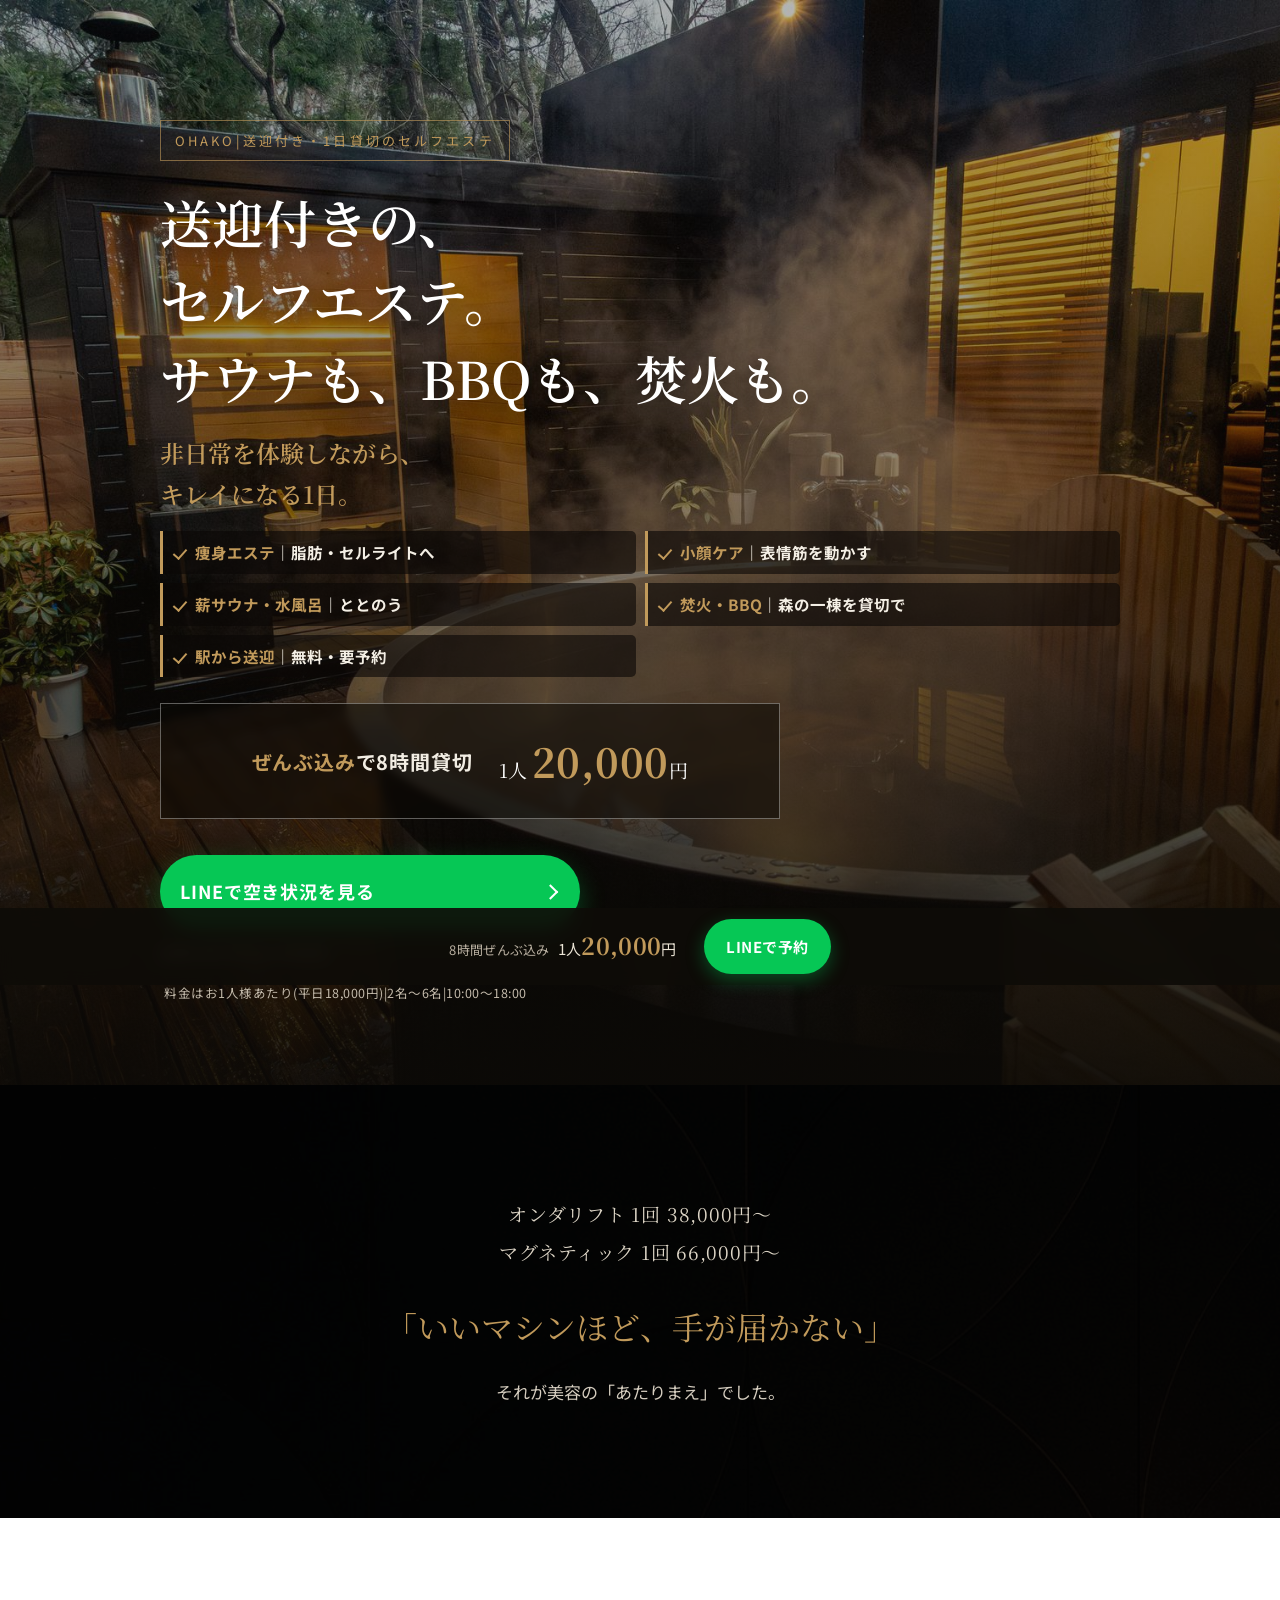
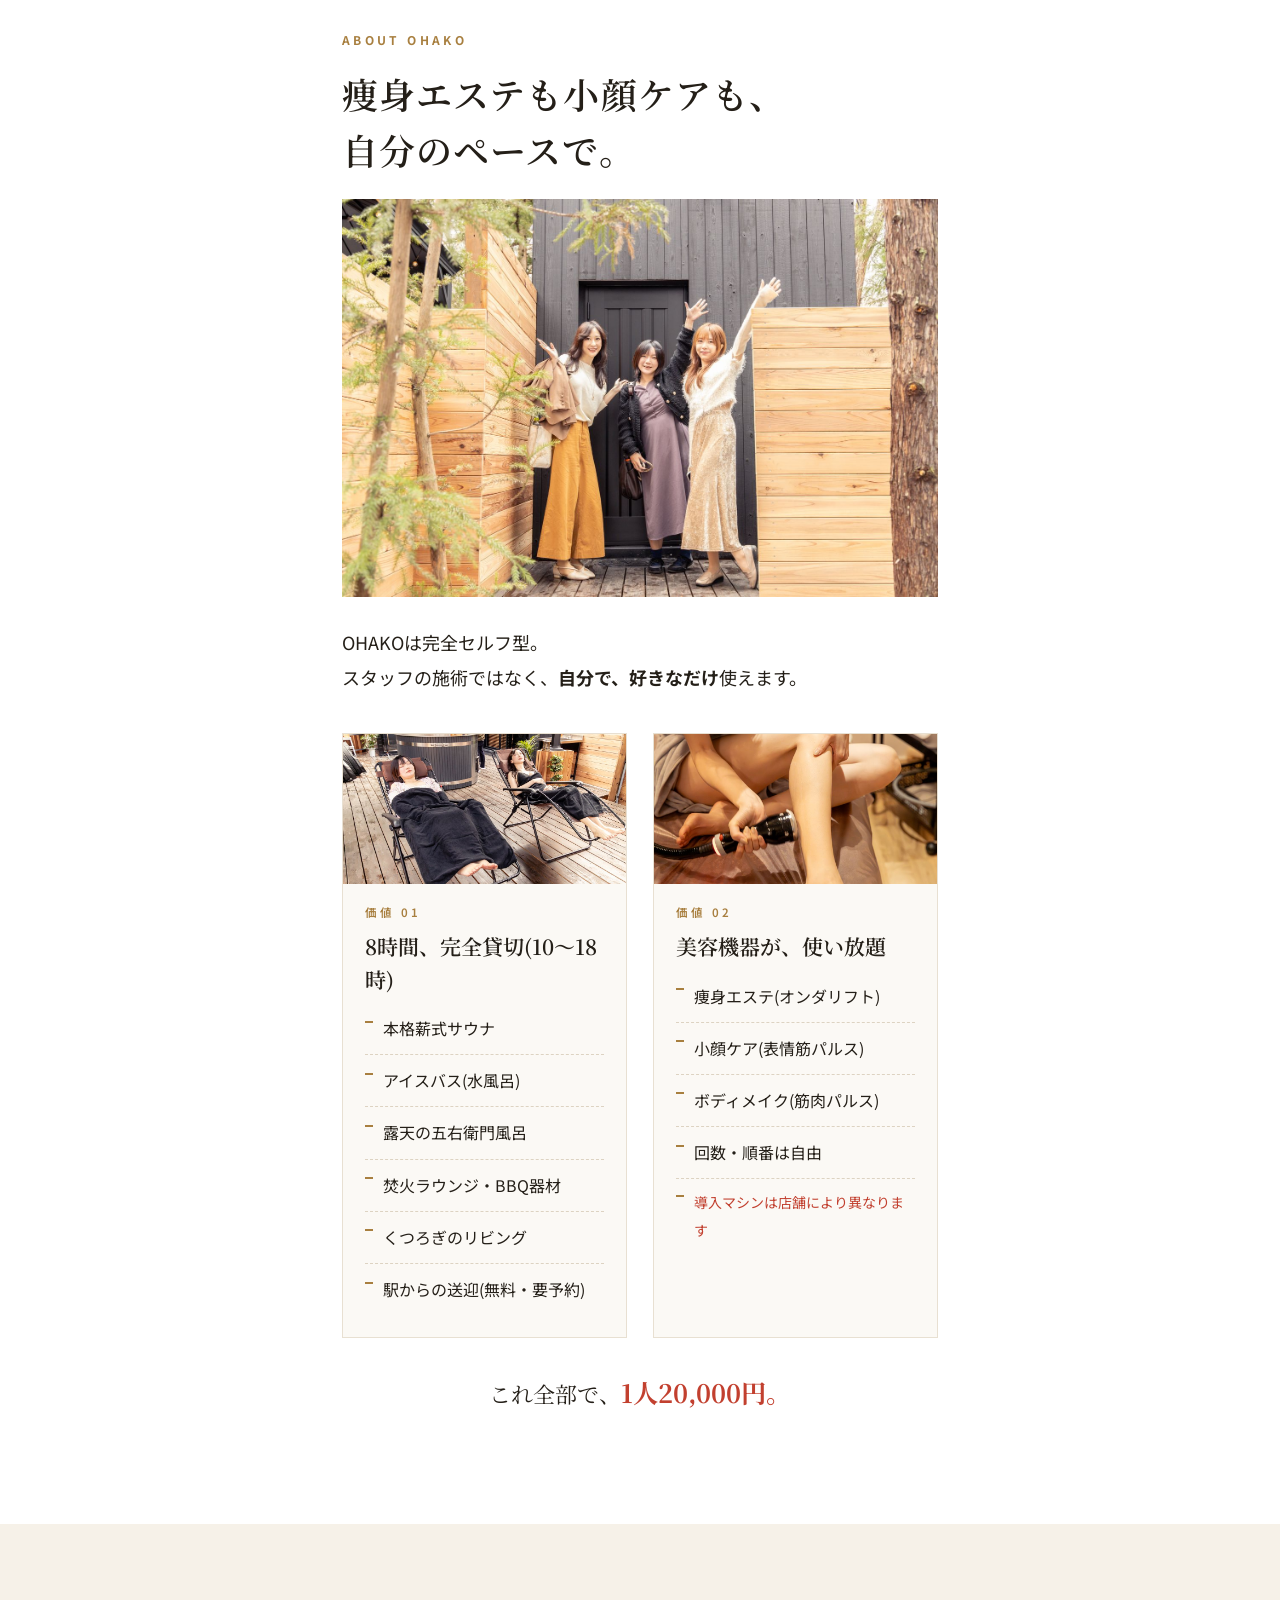
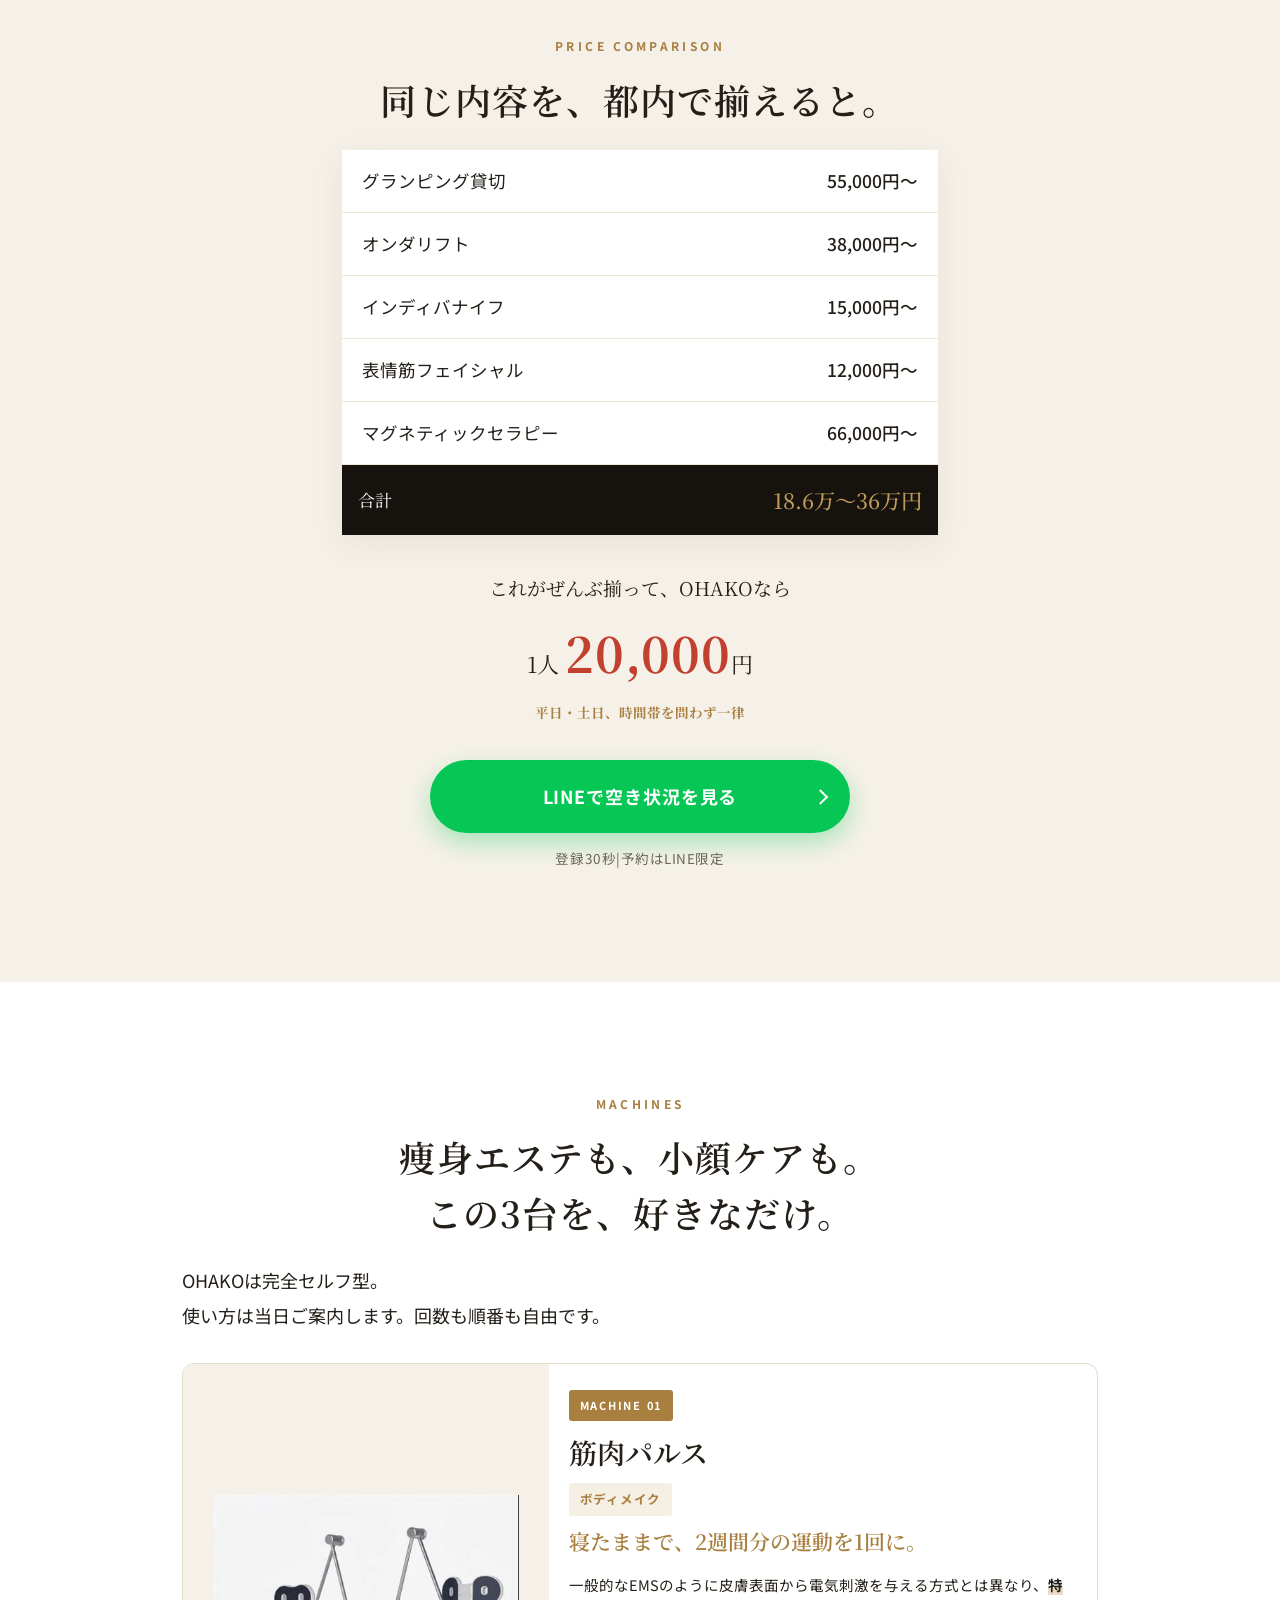
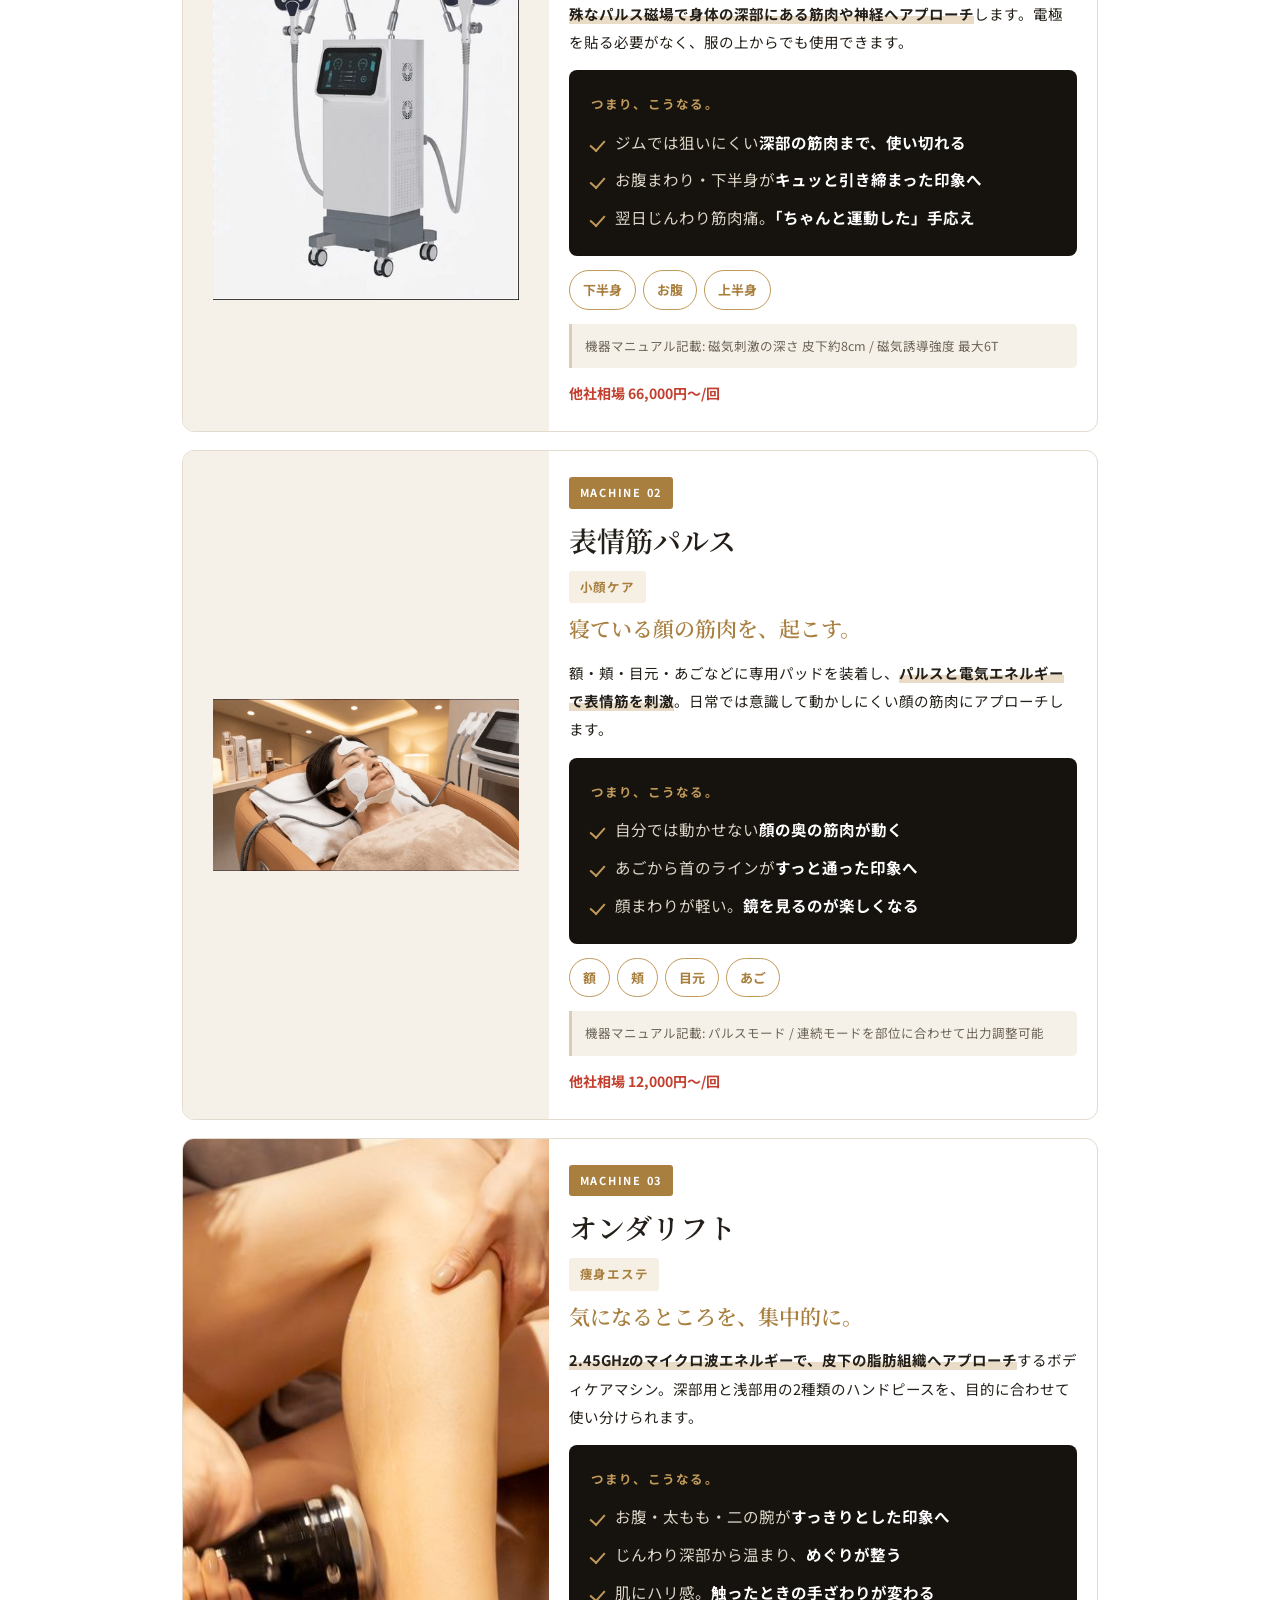
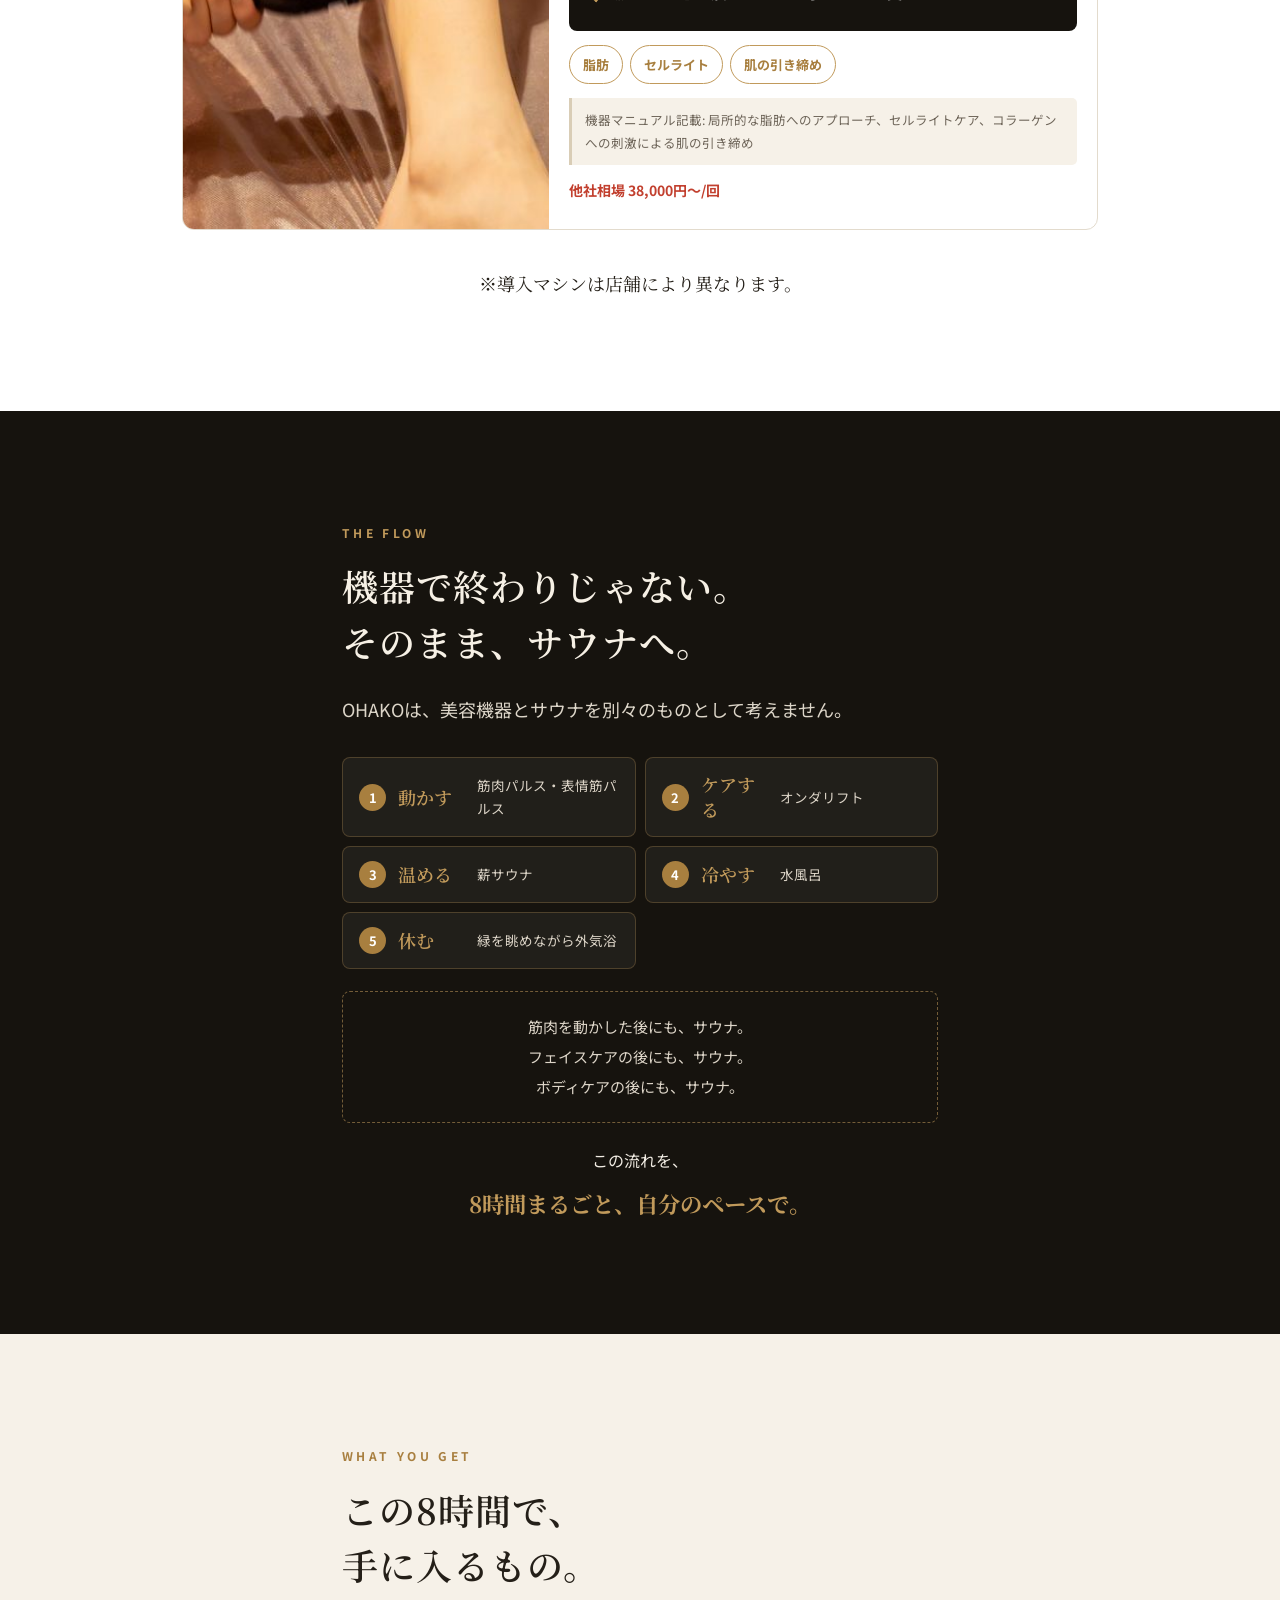
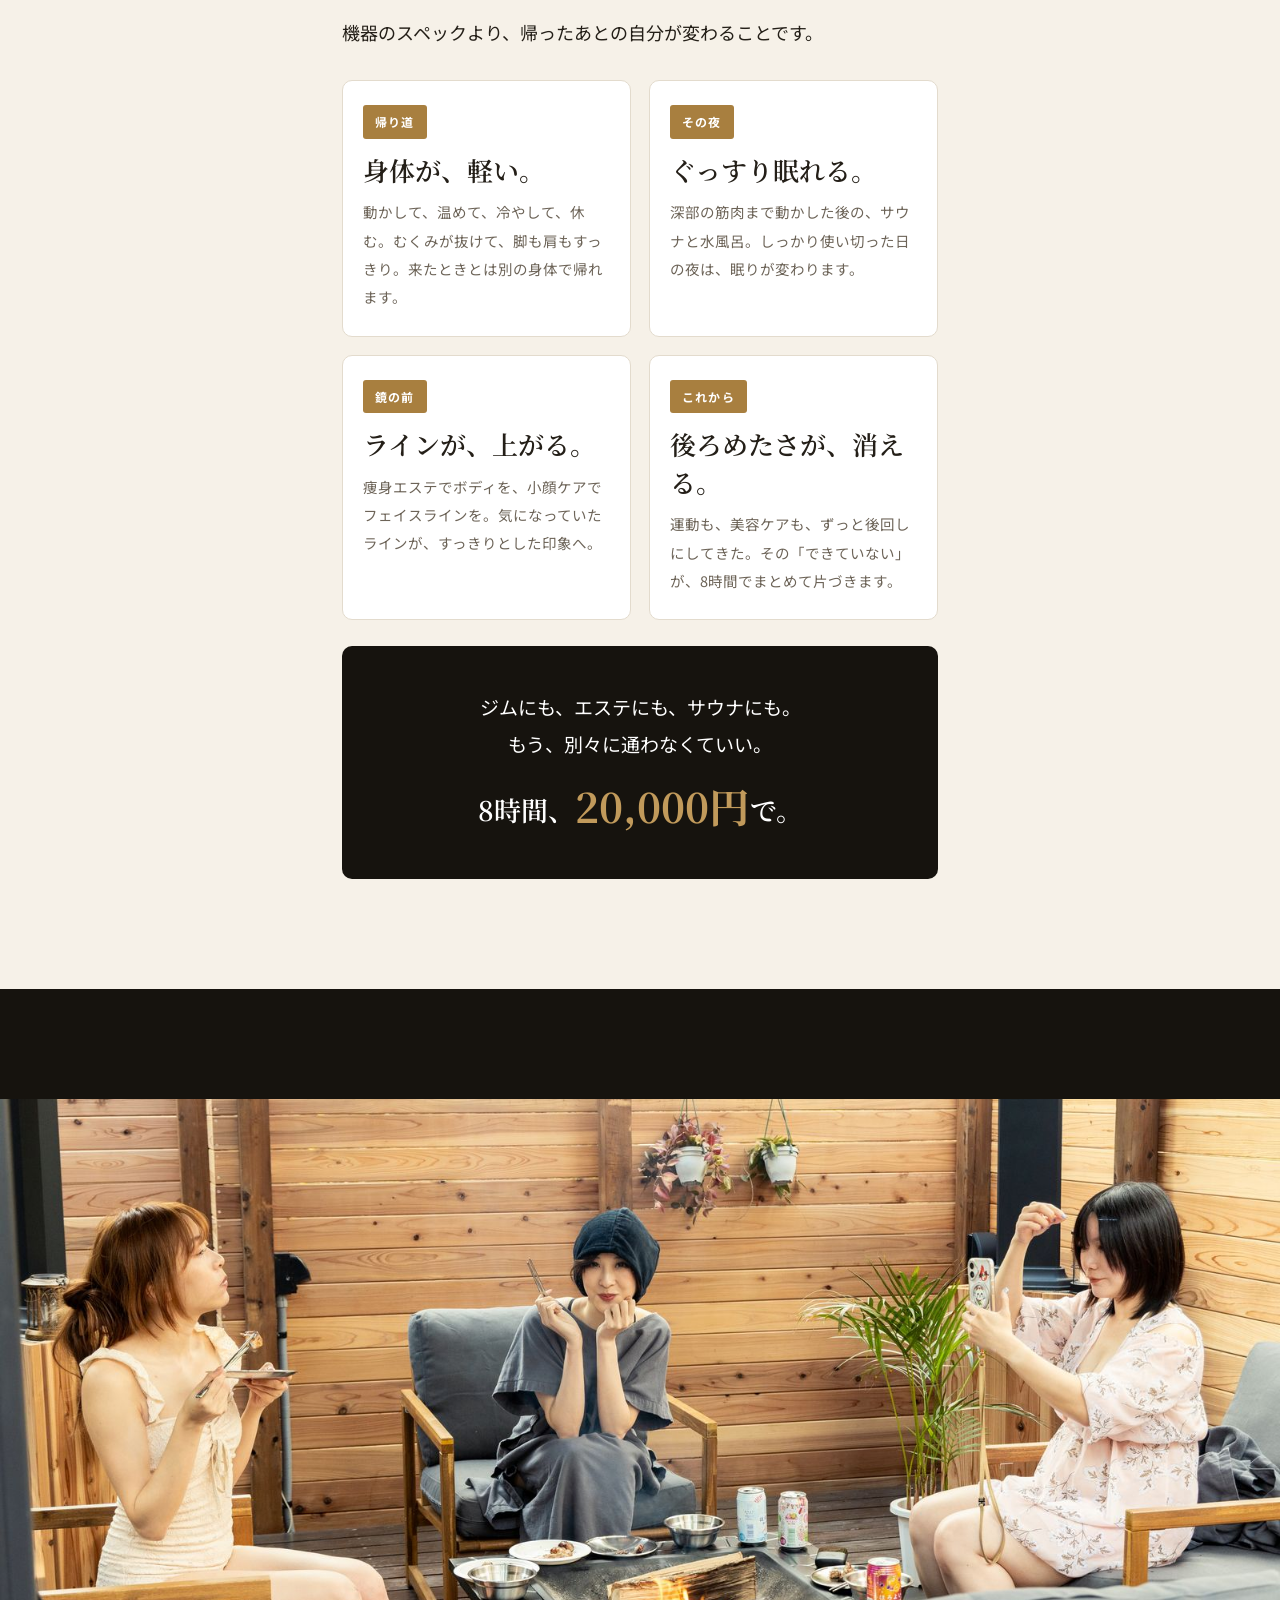
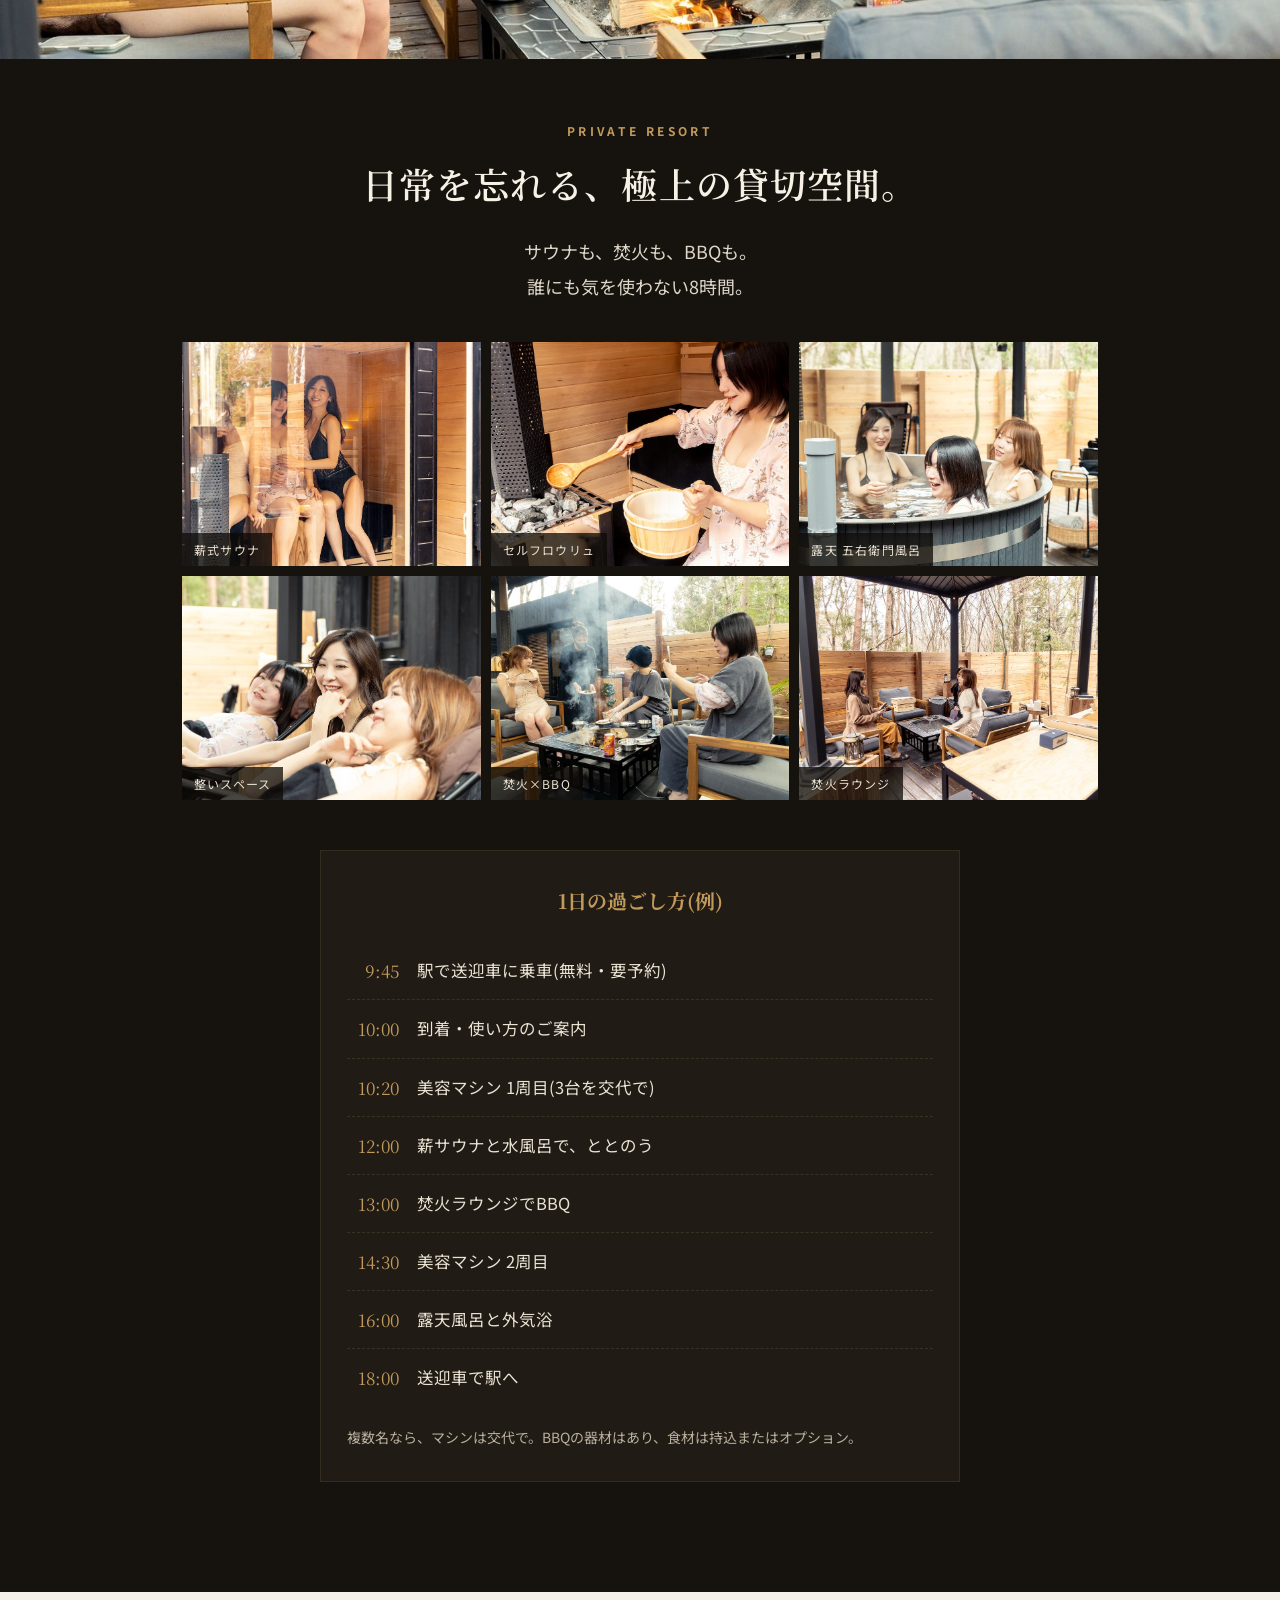
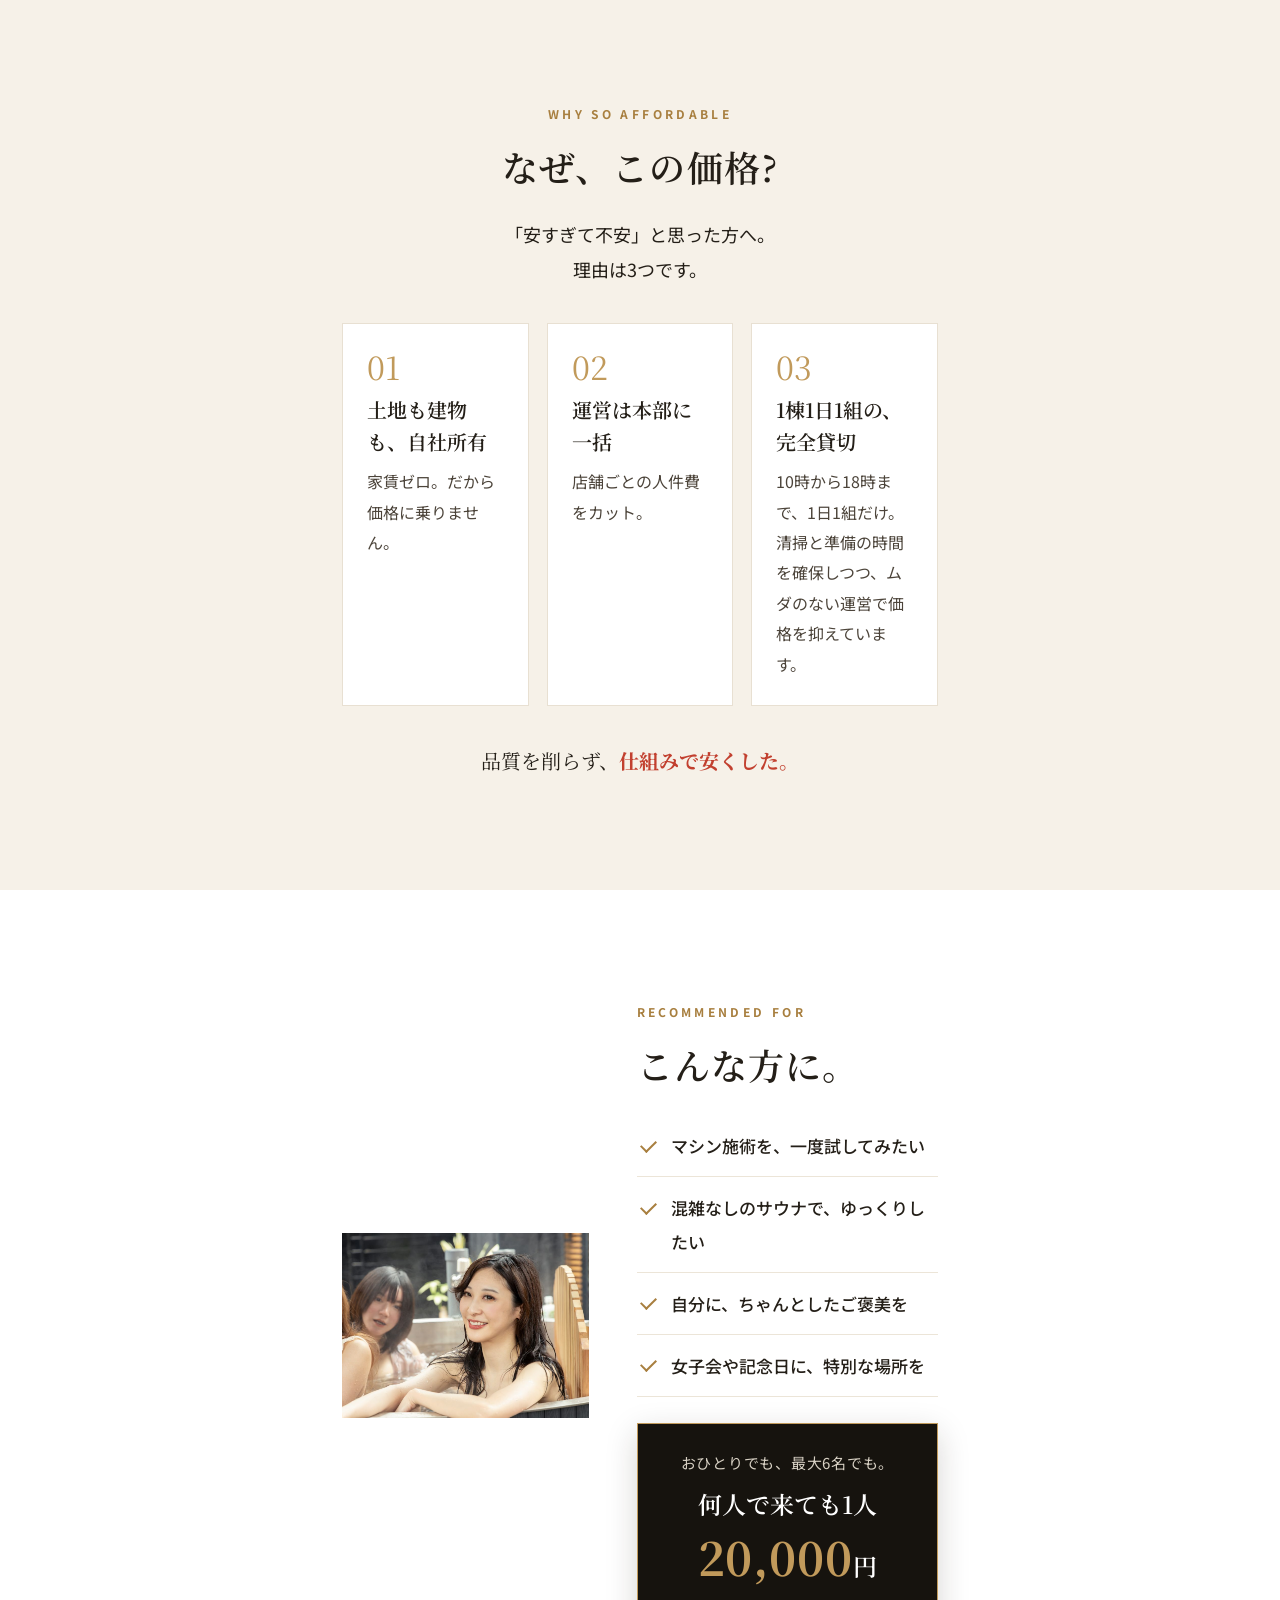
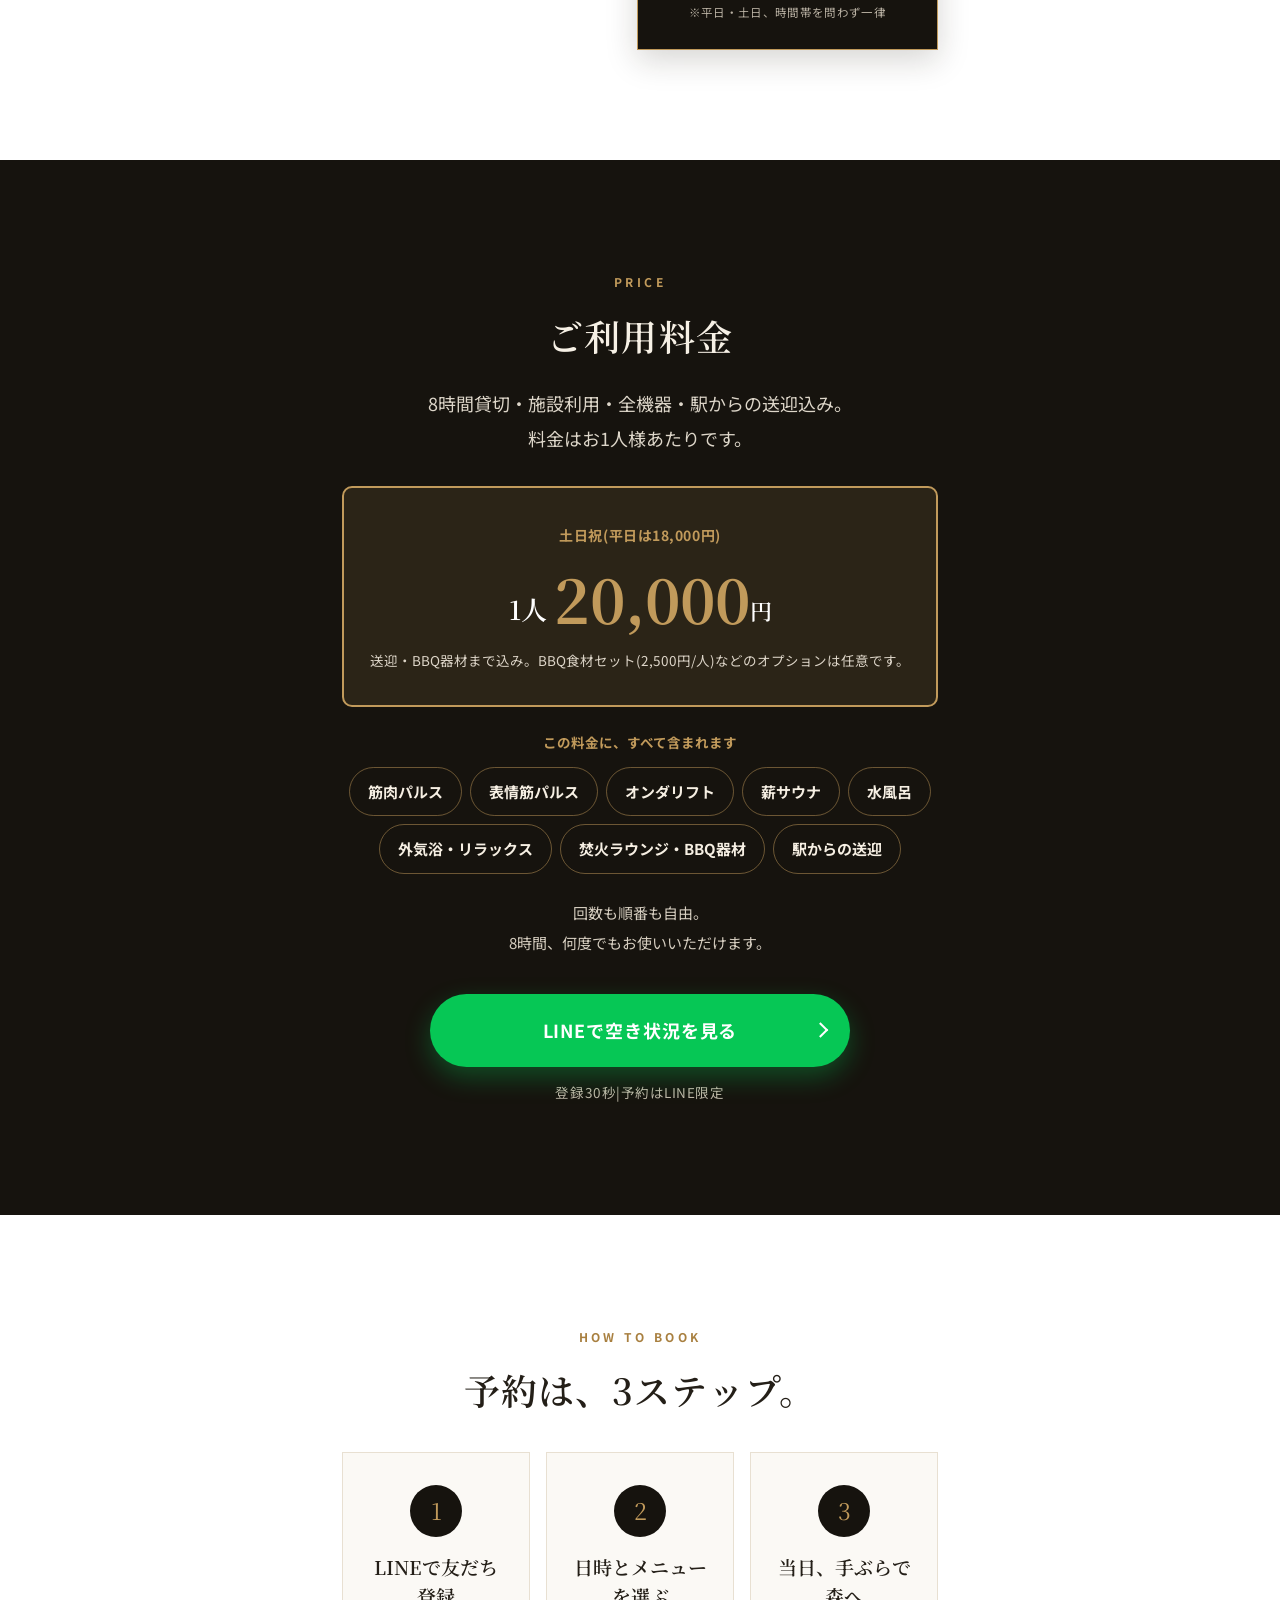
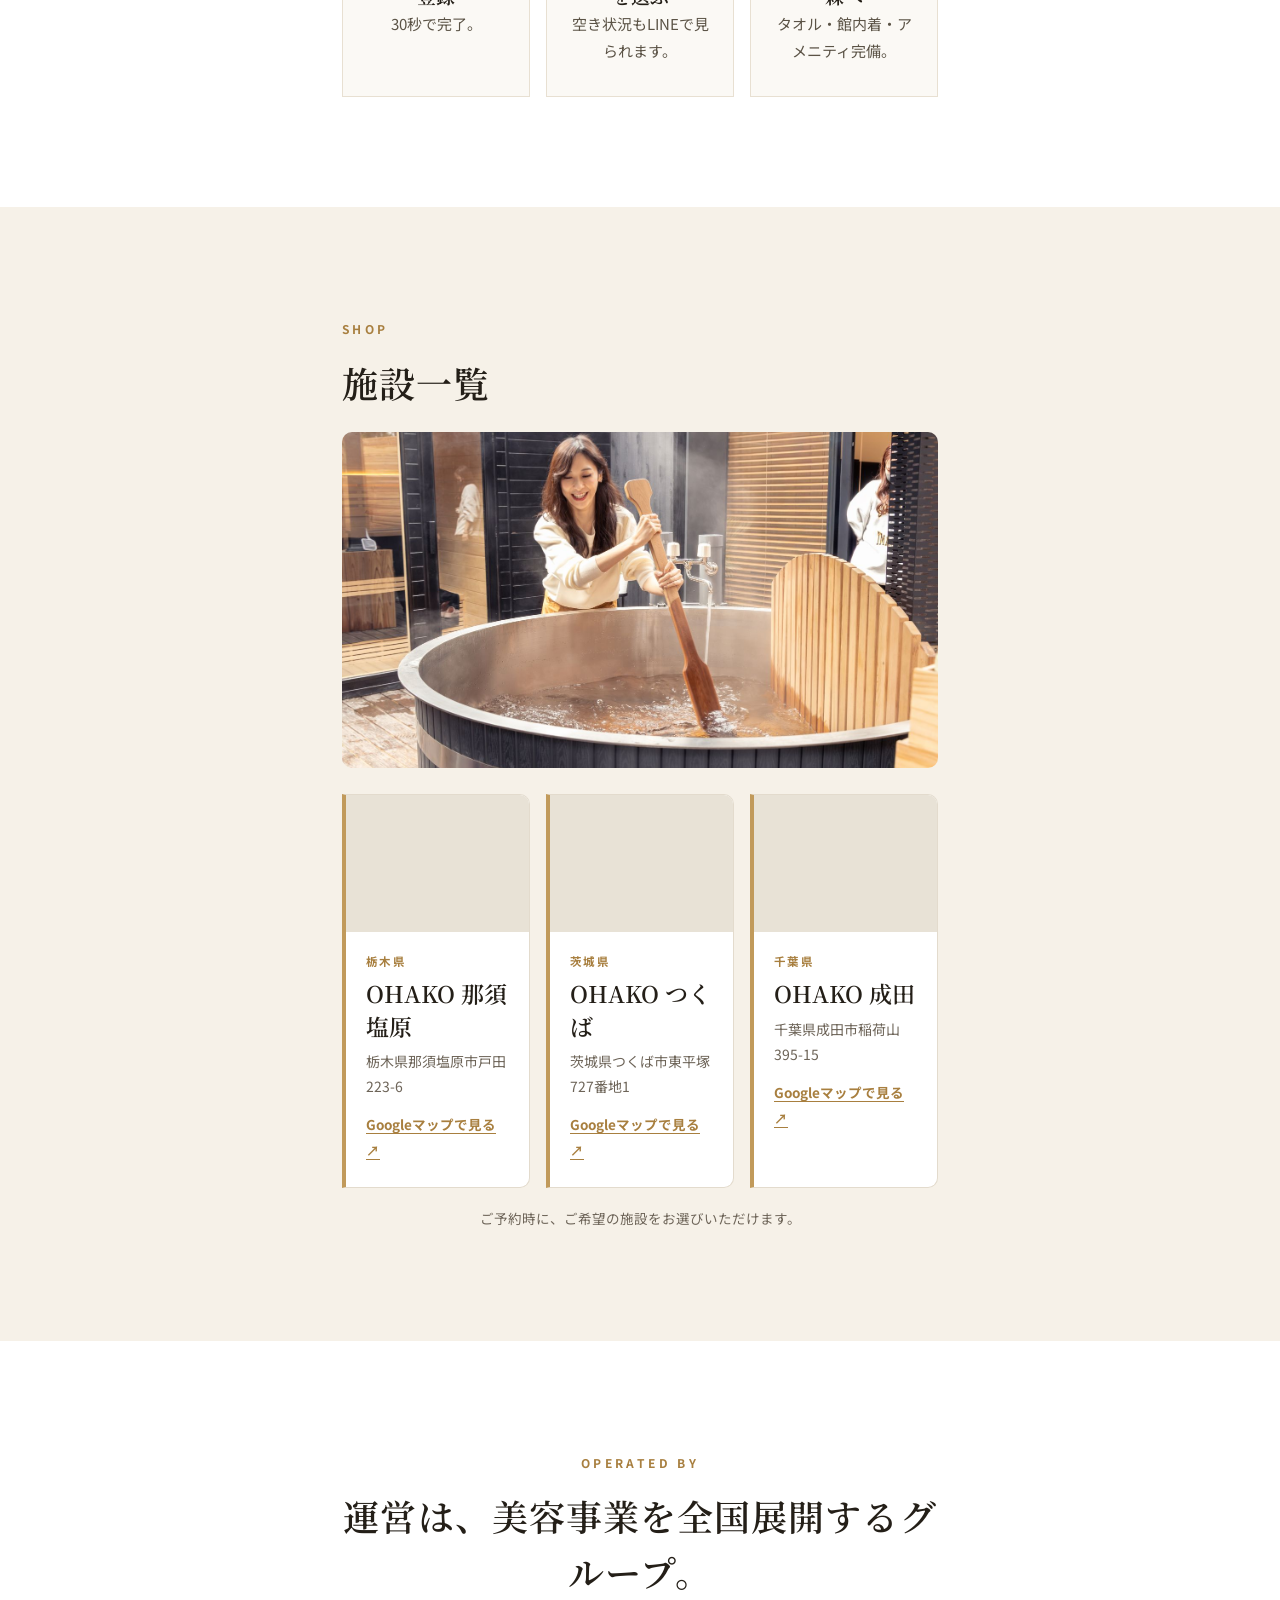
<file: oneday-line/index.html>
<!DOCTYPE html>
<html lang="ja">
<head>
<!-- variant: oneday-line | 送迎付きセルフエステ with サウナ、BBQ、焚き火 | LINE | 1枠8時間 | 1名2万円 -->
<meta charset="UTF-8">
<!-- Google Tag Manager -->
<script>(function(w,d,s,l,i){w[l]=w[l]||[];w[l].push({'gtm.start':
new Date().getTime(),event:'gtm.js'});var f=d.getElementsByTagName(s)[0],
j=d.createElement(s),dl=l!='dataLayer'?'&l='+l:'';j.async=true;j.src=
'https://www.googletagmanager.com/gtm.js?id='+i+dl;f.parentNode.insertBefore(j,f);
})(window,document,'script','dataLayer','GTM-NTWC288X');</script>
<!-- End Google Tag Manager -->
<meta name="viewport" content="width=device-width, initial-scale=1.0">
<title>OHAKO|美容マシンもサウナも焚火も、送迎付き8時間ぜんぶ込みで1人20,000円（那須塩原・つくば）</title>
<meta name="description" content="美容マシン3台・薪サウナ・水風呂・露天風呂・焚火BBQ、駅からの送迎まで、8時間ぜんぶ込みで1人20,000円(平日18,000円)。那須塩原・つくばの一棟を、10時から18時まで貸切。">
<!-- プレビュー公開用。本番配信時に削除を検討 -->
<meta name="robots" content="noindex, nofollow">
<link rel="preconnect" href="https://fonts.googleapis.com">
<link rel="preconnect" href="https://fonts.gstatic.com" crossorigin>
<link href="https://fonts.googleapis.com/css2?family=Noto+Sans+JP:wght@400;500;700&family=Noto+Serif+JP:wght@500;600;700&display=swap" rel="stylesheet">
<link rel="stylesheet" href="../css/style.css">
</head>
<body>
<!-- Google Tag Manager (noscript) -->
<noscript><iframe src="https://www.googletagmanager.com/ns.html?id=GTM-NTWC288X"
height="0" width="0" style="display:none;visibility:hidden"></iframe></noscript>
<!-- End Google Tag Manager (noscript) -->

<!-- ============================================================
  LINE友だち追加リンク: セルフ型LP用の計測URL(2026-09-11 設定)
  https://s.lmes.jp/landing-qr/2008844403-6XdTkSMm?uLand=hKe9eZ (全CTA共通 / class="js-line")
  施設を追加する場合: Sec.11 の shop__list に <li class="shop"> を足す
============================================================= -->

<!-- Sec.1 ファーストビュー -->
<header class="fv">
  <div class="fv__bg">
    <img src="../img/fv-goemon-dusk.jpg" alt="夕暮れのOHAKO。湯気の立つ露天五右衛門風呂とサウナ棟" class="fv__img">
  </div>
  <div class="fv__inner">
    <p class="fv__area">OHAKO|送迎付き・1日貸切のセルフエステ</p>
    <h1 class="fv__catch">送迎付きの、<br>セルフエステ。<br>サウナも、BBQも、焚火も。</h1>
    <p class="fv__benefit">非日常を体験しながら、<br>キレイになる1日。</p>
    <ul class="fv__gets">
      <li><em>痩身エステ</em>｜脂肪・セルライトへ</li>
      <li><em>小顔ケア</em>｜表情筋を動かす</li>
      <li><em>薪サウナ・水風呂</em>｜ととのう</li>
      <li><em>焚火・BBQ</em>｜森の一棟を貸切で</li>
      <li><em>駅から送迎</em>｜無料・要予約</li>
    </ul>
    <div class="fv__badge">
      <span class="fv__badge-inc"><em>ぜんぶ込み</em>で8時間貸切</span>
      <span class="fv__badge-now">1人 <em>20,000</em>円</span>
    </div>
    <div class="cta">
      <a class="btn-line js-line" href="https://s.lmes.jp/landing-qr/2008844403-6XdTkSMm?uLand=hKe9eZ">LINEで空き状況を見る</a>
      <p class="cta__note">登録30秒|予約はLINE限定</p>
    </div>
    <p class="fv__small">料金はお1人様あたり(平日18,000円)|2名〜6名|10:00〜18:00</p>
  </div>
</header>

<main>

<!-- Sec.2 共感(問題提起) -->
<section class="sec sec--dark empathy reveal">
  <div class="container">
    <p class="empathy__price">オンダリフト 1回 38,000円〜<br>マグネティック 1回 66,000円〜</p>
    <p class="empathy__voice">「いいマシンほど、<br class="sp">手が届かない」</p>
    <p class="empathy__body">それが美容の「あたりまえ」でした。</p>
  </div>
</section>

<!-- Sec.3 OHAKOとは(What is) -->
<section class="sec whatis reveal">
  <div class="container">
    <p class="sec__eyebrow">ABOUT OHAKO</p>
    <h2 class="sec__title">痩身エステも小顔ケアも、<br>自分のペースで。</h2>
    <figure class="whatis__photo">
      <img src="../img/entrance-welcome.jpg" alt="森の中のOHAKO入口で手を振って出迎える3人の女性" loading="lazy">
    </figure>
    <p class="sec__body">OHAKOは完全セルフ型。<br>スタッフの施術ではなく、<strong>自分で、好きなだけ</strong>使えます。</p>

    <div class="value">
      <div class="value__card">
        <img src="../img/sotokiyoku.jpg" alt="外気浴スペースのリクライナーでくつろぐ2人の女性" loading="lazy">
        <h3><span>価値 01</span>8時間、完全貸切(10〜18時)</h3>
        <ul>
          <li>本格薪式サウナ</li>
          <li>アイスバス(水風呂)</li>
          <li>露天の五右衛門風呂</li>
          <li>焚火ラウンジ・BBQ器材</li>
          <li>くつろぎのリビング</li>
          <li>駅からの送迎(無料・要予約)</li>
        </ul>
      </div>
      <div class="value__card">
        <img src="../img/treatment-self.jpg" alt="美容マシンでボディケアをする女性" loading="lazy">
        <h3><span>価値 02</span>美容機器が、使い放題</h3>
        <ul>
          <li>痩身エステ(オンダリフト)</li>
          <li>小顔ケア(表情筋パルス)</li>
          <li>ボディメイク(筋肉パルス)</li>
          <li>回数・順番は自由</li>
          <li class="value__note">導入マシンは店舗により異なります</li>
        </ul>
      </div>
    </div>
    <p class="whatis__punch">これ全部で、<strong>1人20,000円。</strong></p>
  </div>
</section>

<!-- Sec.4 証拠①: 相場比較 -->
<section class="sec sec--cream compare reveal">
  <div class="container">
    <p class="sec__eyebrow">PRICE COMPARISON</p>
    <h2 class="sec__title">同じ内容を、<br class="sp">都内で揃えると。</h2>
    <table class="compare__table">
      <tbody>
        <tr><td>グランピング貸切</td><td>55,000円〜</td></tr>
        <tr><td>オンダリフト</td><td>38,000円〜</td></tr>
        <tr><td>インディバナイフ</td><td>15,000円〜</td></tr>
        <tr><td>表情筋フェイシャル</td><td>12,000円〜</td></tr>
        <tr><td>マグネティックセラピー</td><td>66,000円〜</td></tr>
      </tbody>
      <tfoot>
        <tr><td>合計</td><td><em>18.6万〜36万円</em></td></tr>
      </tfoot>
    </table>
    <div class="compare__answer">
      <p>これがぜんぶ揃って、OHAKOなら</p>
      <p class="compare__price">1人 <em>20,000</em>円</p>
      <p class="compare__flat">平日・土日、時間帯を問わず一律</p>
    </div>
    <div class="cta">
      <a class="btn-line js-line" href="https://s.lmes.jp/landing-qr/2008844403-6XdTkSMm?uLand=hKe9eZ">LINEで空き状況を見る</a>
      <p class="cta__note">登録30秒|予約はLINE限定</p>
    </div>
  </div>
</section>

<!-- Sec.5 証拠②: 導入機器（完全セルフ型・具体内容） -->
<section class="sec machines reveal">
  <div class="container">
    <p class="sec__eyebrow">MACHINES</p>
    <h2 class="sec__title">痩身エステも、小顔ケアも。<br>この3台を、好きなだけ。</h2>
    <p class="sec__body">OHAKOは完全セルフ型。<br>使い方は当日ご案内します。回数も順番も自由です。</p>

    <article class="mc">
      <div class="mc__photo"><img src="../img/machine-magnetic.jpg" alt="筋肉パルス機器の本体" loading="lazy" width="436" height="579"></div>
      <div class="mc__body">
        <p class="mc__tag">MACHINE 01</p>
        <h3 class="mc__name">筋肉パルス</h3>
        <p class="mc__sub">ボディメイク</p>
        <p class="mc__catch">寝たままで、2週間分の運動を1回に。</p>
        <p class="mc__desc">一般的なEMSのように皮膚表面から電気刺激を与える方式とは異なり、<strong>特殊なパルス磁場で身体の深部にある筋肉や神経へアプローチ</strong>します。電極を貼る必要がなく、服の上からでも使用できます。</p>

        <div class="mc__result">
          <p class="mc__result-ttl">つまり、こうなる。</p>
          <ul>
            <li>ジムでは狙いにくい<strong>深部の筋肉まで、使い切れる</strong></li>
            <li>お腹まわり・下半身が<strong>キュッと引き締まった印象へ</strong></li>
            <li>翌日じんわり筋肉痛。<strong>「ちゃんと運動した」手応え</strong></li>
          </ul>
        </div>

        <ul class="mc__parts"><li>下半身</li><li>お腹</li><li>上半身</li></ul>
        <p class="mc__spec">機器マニュアル記載: 磁気刺激の深さ 皮下約8cm / 磁気誘導強度 最大6T</p>
        <p class="mc__market">他社相場 66,000円〜/回</p>
      </div>
    </article>

    <article class="mc">
      <div class="mc__photo"><img src="../img/machine-facial.jpg" alt="表情筋パルスのフェイスケアマシン" loading="lazy" width="898" height="504"></div>
      <div class="mc__body">
        <p class="mc__tag">MACHINE 02</p>
        <h3 class="mc__name">表情筋パルス</h3>
        <p class="mc__sub">小顔ケア</p>
        <p class="mc__catch">寝ている顔の筋肉を、起こす。</p>
        <p class="mc__desc">額・頬・目元・あごなどに専用パッドを装着し、<strong>パルスと電気エネルギーで表情筋を刺激</strong>。日常では意識して動かしにくい顔の筋肉にアプローチします。</p>

        <div class="mc__result">
          <p class="mc__result-ttl">つまり、こうなる。</p>
          <ul>
            <li>自分では動かせない<strong>顔の奥の筋肉が動く</strong></li>
            <li>あごから首のラインが<strong>すっと通った印象へ</strong></li>
            <li>顔まわりが軽い。<strong>鏡を見るのが楽しくなる</strong></li>
          </ul>
        </div>

        <ul class="mc__parts"><li>額</li><li>頬</li><li>目元</li><li>あご</li></ul>
        <p class="mc__spec">機器マニュアル記載: パルスモード / 連続モードを部位に合わせて出力調整可能</p>
        <p class="mc__market">他社相場 12,000円〜/回</p>
      </div>
    </article>

    <article class="mc">
      <div class="mc__photo"><img src="../img/treatment-self.jpg" alt="オンダリフトのハンドピースを自分で脚に当てている様子" loading="lazy" width="1000" height="667"></div>
      <div class="mc__body">
        <p class="mc__tag">MACHINE 03</p>
        <h3 class="mc__name">オンダリフト</h3>
        <p class="mc__sub">痩身エステ</p>
        <p class="mc__catch">気になるところを、集中的に。</p>
        <p class="mc__desc"><strong>2.45GHzのマイクロ波エネルギーで、皮下の脂肪組織へアプローチ</strong>するボディケアマシン。深部用と浅部用の2種類のハンドピースを、目的に合わせて使い分けられます。</p>

        <div class="mc__result">
          <p class="mc__result-ttl">つまり、こうなる。</p>
          <ul>
            <li>お腹・太もも・二の腕が<strong>すっきりとした印象へ</strong></li>
            <li>じんわり深部から温まり、<strong>めぐりが整う</strong></li>
            <li>肌にハリ感。<strong>触ったときの手ざわりが変わる</strong></li>
          </ul>
        </div>

        <ul class="mc__parts"><li>脂肪</li><li>セルライト</li><li>肌の引き締め</li></ul>
        <p class="mc__spec">機器マニュアル記載: 局所的な脂肪へのアプローチ、セルライトケア、コラーゲンへの刺激による肌の引き締め</p>
        <p class="mc__market">他社相場 38,000円〜/回</p>
      </div>
    </article>

    <p class="machines__closing">※導入マシンは店舗により異なります。</p>
  </div>
</section>

<!-- Sec.5.5 美容機器×サウナの流れ -->
<section class="sec sec--dark cycle reveal">
  <div class="container">
    <p class="sec__eyebrow sec__eyebrow--gold">THE FLOW</p>
    <h2 class="sec__title">機器で終わりじゃない。<br>そのまま、サウナへ。</h2>
    <p class="sec__body">OHAKOは、美容機器とサウナを別々のものとして考えません。</p>

    <ol class="cycle__list">
      <li><span class="cycle__no">1</span><span class="cycle__act">動かす</span><span class="cycle__how">筋肉パルス・表情筋パルス</span></li>
      <li><span class="cycle__no">2</span><span class="cycle__act">ケアする</span><span class="cycle__how">オンダリフト</span></li>
      <li><span class="cycle__no">3</span><span class="cycle__act">温める</span><span class="cycle__how">薪サウナ</span></li>
      <li><span class="cycle__no">4</span><span class="cycle__act">冷やす</span><span class="cycle__how">水風呂</span></li>
      <li><span class="cycle__no">5</span><span class="cycle__act">休む</span><span class="cycle__how">緑を眺めながら外気浴</span></li>
    </ol>

    <div class="cycle__repeat">
      <p>筋肉を動かした後にも、サウナ。</p>
      <p>フェイスケアの後にも、サウナ。</p>
      <p>ボディケアの後にも、サウナ。</p>
    </div>

    <p class="cycle__punch">この流れを、<strong>8時間まるごと、自分のペースで。</strong></p>
  </div>
</section>

<!-- Sec.5.6 何が手に入るのか -->
<section class="sec sec--cream gets reveal">
  <div class="container">
    <p class="sec__eyebrow">WHAT YOU GET</p>
    <h2 class="sec__title">この8時間で、<br>手に入るもの。</h2>
    <p class="sec__body">機器のスペックより、<br class="sp">帰ったあとの自分が変わることです。</p>

    <div class="gets__grid">
      <article class="get">
        <p class="get__when">帰り道</p>
        <h3 class="get__what">身体が、軽い。</h3>
        <p class="get__desc">動かして、温めて、冷やして、休む。むくみが抜けて、脚も肩もすっきり。来たときとは別の身体で帰れます。</p>
      </article>
      <article class="get">
        <p class="get__when">その夜</p>
        <h3 class="get__what">ぐっすり眠れる。</h3>
        <p class="get__desc">深部の筋肉まで動かした後の、サウナと水風呂。しっかり使い切った日の夜は、眠りが変わります。</p>
      </article>
      <article class="get">
        <p class="get__when">鏡の前</p>
        <h3 class="get__what">ラインが、上がる。</h3>
        <p class="get__desc">痩身エステでボディを、小顔ケアでフェイスラインを。気になっていたラインが、すっきりとした印象へ。</p>
      </article>
      <article class="get">
        <p class="get__when">これから</p>
        <h3 class="get__what">後ろめたさが、消える。</h3>
        <p class="get__desc">運動も、美容ケアも、ずっと後回しにしてきた。その「できていない」が、8時間でまとめて片づきます。</p>
      </article>
    </div>

    <div class="gets__punch">
      <p class="gets__punch-1">ジムにも、エステにも、サウナにも。<br>もう、別々に通わなくていい。</p>
      <p class="gets__punch-2">8時間、<em>20,000円</em>で。</p>
    </div>
  </div>
</section>

<!-- Sec.6 証拠③: 空間と1日の過ごし方 -->
<section class="sec sec--dark space reveal">
  <div class="space__hero">
    <img src="../img/lounge-group.jpg" alt="焚火テーブルを囲んで談笑する3人の女性" loading="lazy">
  </div>
  <div class="container">
    <p class="sec__eyebrow sec__eyebrow--gold">PRIVATE RESORT</p>
    <h2 class="sec__title">日常を忘れる、<br class="sp">極上の貸切空間。</h2>
    <p class="sec__body">サウナも、焚火も、BBQも。<br>誰にも気を使わない8時間。</p>

    <div class="space__gallery">
      <figure><img src="../img/gallery-sauna.jpg" alt="サウナ室でくつろぐ2人の女性" loading="lazy"><figcaption>薪式サウナ</figcaption></figure>
      <figure><img src="../img/gallery-loyly.jpg" alt="サウナストーンに水をかけてロウリュする女性" loading="lazy"><figcaption>セルフロウリュ</figcaption></figure>
      <figure><img src="../img/gallery-goemon.jpg" alt="露天の五右衛門風呂を楽しむ3人の女性" loading="lazy"><figcaption>露天 五右衛門風呂</figcaption></figure>
      <figure><img src="../img/gallery-totonoi.jpg" alt="リクライナーで整う3人の女性" loading="lazy"><figcaption>整いスペース</figcaption></figure>
      <figure><img src="../img/gallery-bbq.jpg" alt="焚火を囲んでBBQを楽しむ3人" loading="lazy"><figcaption>焚火×BBQ</figcaption></figure>
      <figure><img src="../img/gallery-lounge.jpg" alt="薪ストーブのある焚火ラウンジ" loading="lazy"><figcaption>焚火ラウンジ</figcaption></figure>
    </div>

    <div class="timeline">
      <h3 class="timeline__title">1日の過ごし方(例)</h3>
      <dl>
        <div><dt>9:45</dt><dd>駅で送迎車に乗車(無料・要予約)</dd></div>
        <div><dt>10:00</dt><dd>到着・使い方のご案内</dd></div>
        <div><dt>10:20</dt><dd>美容マシン 1周目(3台を交代で)</dd></div>
        <div><dt>12:00</dt><dd>薪サウナと水風呂で、ととのう</dd></div>
        <div><dt>13:00</dt><dd>焚火ラウンジでBBQ</dd></div>
        <div><dt>14:30</dt><dd>美容マシン 2周目</dd></div>
        <div><dt>16:00</dt><dd>露天風呂と外気浴</dd></div>
        <div><dt>18:00</dt><dd>送迎車で駅へ</dd></div>
      </dl>
      <p class="timeline__note">複数名なら、マシンは交代で。BBQの器材はあり、食材は持込またはオプション。</p>
    </div>
  </div>
</section>

<!-- Sec.7 理由: なぜこの価格でできるのか -->
<section class="sec sec--cream reasons reveal">
  <div class="container">
    <p class="sec__eyebrow">WHY SO AFFORDABLE</p>
    <h2 class="sec__title">なぜ、この価格?</h2>
    <p class="sec__body">「安すぎて不安」と思った方へ。<br>理由は3つです。</p>
    <ol class="reasons__list">
      <li>
        <span class="reasons__num">01</span>
        <h3>土地も建物も、自社所有</h3>
        <p>家賃ゼロ。だから価格に乗りません。</p>
      </li>
      <li>
        <span class="reasons__num">02</span>
        <h3>運営は本部に一括</h3>
        <p>店舗ごとの人件費をカット。</p>
      </li>
      <li>
        <span class="reasons__num">03</span>
        <h3>1棟1日1組の、完全貸切</h3>
        <p>10時から18時まで、1日1組だけ。清掃と準備の時間を確保しつつ、ムダのない運営で価格を抑えています。</p>
      </li>
    </ol>
    <p class="reasons__punch">品質を削らず、<strong>仕組みで安くした。</strong></p>
  </div>
</section>

<!-- Sec.8 こんな方におすすめ -->
<section class="sec recommend reveal">
  <div class="container recommend__wrap">
    <figure class="recommend__photo">
      <img src="../img/friends-bath.jpg" alt="五右衛門風呂で笑い合う2人の女性" loading="lazy">
    </figure>
    <div class="recommend__text">
      <p class="sec__eyebrow">RECOMMENDED FOR</p>
      <h2 class="sec__title">こんな方に。</h2>
      <ul class="recommend__list">
        <li>マシン施術を、一度試してみたい</li>
        <li>混雑なしのサウナで、ゆっくりしたい</li>
        <li>自分に、ちゃんとしたご褒美を</li>
        <li>女子会や記念日に、特別な場所を</li>
      </ul>
      <div class="recommend__note">
        <p class="recommend__note-sub">おひとりでも、最大6名でも。</p>
        <p class="recommend__note-main">何人で来ても<br class="sp">1人 <em>20,000</em>円</p>
        <p class="recommend__note-foot">※平日・土日、時間帯を問わず一律</p>
      </div>
    </div>
  </div>
</section>

<!-- Sec.9 料金・メニュー -->
<section class="sec sec--dark pricing reveal">
  <div class="container">
    <p class="sec__eyebrow sec__eyebrow--gold">PRICE</p>
    <h2 class="sec__title">ご利用料金</h2>
    <p class="sec__body">8時間貸切・施設利用・全機器・駅からの送迎込み。<br>料金はお1人様あたりです。</p>

    <div class="price-flat">
      <p class="price-flat__label">土日祝(平日は18,000円)</p>
      <p class="price-flat__main">1人 <em>20,000</em><span>円</span></p>
      <p class="price-flat__note">送迎・BBQ器材まで込み。BBQ食材セット(2,500円/人)などのオプションは任意です。</p>
    </div>

    <p class="price-flat__inctitle">この料金に、すべて含まれます</p>
    <ul class="price-flat__inc">
      <li>筋肉パルス</li>
      <li>表情筋パルス</li>
      <li>オンダリフト</li>
      <li>薪サウナ</li>
      <li>水風呂</li>
      <li>外気浴・リラックス</li>
      <li>焚火ラウンジ・BBQ器材</li>
      <li>駅からの送迎</li>
    </ul>
    <p class="pricing__member">回数も順番も自由。<br>8時間、何度でもお使いいただけます。</p>
    <div class="cta">
      <a class="btn-line js-line" href="https://s.lmes.jp/landing-qr/2008844403-6XdTkSMm?uLand=hKe9eZ">LINEで空き状況を見る</a>
      <p class="cta__note cta__note--light">登録30秒|予約はLINE限定</p>
    </div>
  </div>
</section>

<!-- Sec.10 ご利用の流れ -->
<section class="sec flow reveal">
  <div class="container">
    <p class="sec__eyebrow">HOW TO BOOK</p>
    <h2 class="sec__title">予約は、3ステップ。</h2>
    <ol class="flow__steps">
      <li>
        <span class="flow__num">1</span>
        <h3>LINEで友だち登録</h3>
        <p>30秒で完了。</p>
      </li>
      <li>
        <span class="flow__num">2</span>
        <h3>日時とメニューを選ぶ</h3>
        <p>空き状況もLINEで見られます。</p>
      </li>
      <li>
        <span class="flow__num">3</span>
        <h3>当日、手ぶらで森へ</h3>
        <p>タオル・館内着・アメニティ完備。</p>
      </li>
    </ol>
  </div>
</section>

<!-- Sec.11 拠点・アクセス (店舗を追加する場合は shop__list に <li> を足す) -->
<section class="sec sec--cream access reveal">
  <div class="container">
    <p class="sec__eyebrow">SHOP</p>
    <h2 class="sec__title">施設一覧</h2>
    <figure class="access__photo access__photo--wide">
      <img src="../img/access-exterior.jpg" alt="OHAKOの露天風呂と施設外観" loading="lazy">
    </figure>

    <ul class="shop__list">
      <li class="shop">
        <div class="shop__map">
          <iframe
            src="https://maps.google.com/maps?q=%E6%A0%83%E6%9C%A8%E7%9C%8C%E9%82%A3%E9%A0%88%E5%A1%A9%E5%8E%9F%E5%B8%82%E6%88%B8%E7%94%B0223-6&output=embed&hl=ja&z=15"
            title="OHAKO 那須塩原の地図" loading="lazy" referrerpolicy="no-referrer-when-downgrade"
            allowfullscreen></iframe>
        </div>
        <div class="shop__body">
          <p class="shop__pref">栃木県</p>
          <h3 class="shop__name">OHAKO 那須塩原</h3>
          <p class="shop__address">栃木県那須塩原市戸田223-6</p>
          <a class="shop__link" href="https://www.google.com/maps/search/?api=1&query=%E6%A0%83%E6%9C%A8%E7%9C%8C%E9%82%A3%E9%A0%88%E5%A1%A9%E5%8E%9F%E5%B8%82%E6%88%B8%E7%94%B0223-6" target="_blank" rel="noopener">Googleマップで見る</a>
        </div>
      </li>
      <li class="shop">
        <div class="shop__map">
          <iframe
            src="https://maps.google.com/maps?q=%E8%8C%A8%E5%9F%8E%E7%9C%8C%E3%81%A4%E3%81%8F%E3%81%B0%E5%B8%82%E6%9D%B1%E5%B9%B3%E5%A1%9A727%E7%95%AA%E5%9C%B01&output=embed&hl=ja&z=15"
            title="OHAKO つくばの地図" loading="lazy" referrerpolicy="no-referrer-when-downgrade"
            allowfullscreen></iframe>
        </div>
        <div class="shop__body">
          <p class="shop__pref">茨城県</p>
          <h3 class="shop__name">OHAKO つくば</h3>
          <p class="shop__address">茨城県つくば市東平塚727番地1</p>
          <a class="shop__link" href="https://www.google.com/maps/search/?api=1&query=%E8%8C%A8%E5%9F%8E%E7%9C%8C%E3%81%A4%E3%81%8F%E3%81%B0%E5%B8%82%E6%9D%B1%E5%B9%B3%E5%A1%9A727%E7%95%AA%E5%9C%B01" target="_blank" rel="noopener">Googleマップで見る</a>
        </div>
      </li>
      <li class="shop">
        <div class="shop__map">
          <iframe
            src="https://maps.google.com/maps?q=%E5%8D%83%E8%91%89%E7%9C%8C%E6%88%90%E7%94%B0%E5%B8%82%E7%A8%B2%E8%8D%B7%E5%B1%B1395-15&output=embed&hl=ja&z=15"
            title="OHAKO 成田の地図" loading="lazy" referrerpolicy="no-referrer-when-downgrade"
            allowfullscreen></iframe>
        </div>
        <div class="shop__body">
          <p class="shop__pref">千葉県</p>
          <h3 class="shop__name">OHAKO 成田</h3>
          <p class="shop__address">千葉県成田市稲荷山395-15</p>
          <a class="shop__link" href="https://www.google.com/maps/search/?api=1&query=%E5%8D%83%E8%91%89%E7%9C%8C%E6%88%90%E7%94%B0%E5%B8%82%E7%A8%B2%E8%8D%B7%E5%B1%B1395-15" target="_blank" rel="noopener">Googleマップで見る</a>
        </div>
      </li>
    </ul>

    <p class="shop__note">ご予約時に、ご希望の施設をお選びいただけます。</p>
  </div>
</section>

<!-- Sec.12 運営者情報 -->
<section class="sec company reveal">
  <div class="container">
    <p class="sec__eyebrow">OPERATED BY</p>
    <h2 class="sec__title">運営は、美容事業を<br class="sp">全国展開するグループ。</h2>
    <p class="sec__body">美容サロンを全国最大300店舗まで展開した実績。<br class="pc">OHAKOは、そのグループが企画・運営しています。</p>
    <p class="company__info">株式会社GIANT SWING PRODUCTIONS<br>東京都港区西新橋3-13-7 VORT虎ノ門9F</p>
  </div>
</section>

<!-- Sec.13 FAQ -->
<section class="sec sec--cream faq reveal">
  <div class="container">
    <p class="sec__eyebrow">FAQ</p>
    <h2 class="sec__title">よくあるご質問</h2>
    <details class="faq__item" open>
      <summary>機器は自分で使うのですか?</summary>
      <p>はい。OHAKOは完全セルフ型です。ご利用前に操作方法と注意事項をご案内しますので、初めての方でも安心してお使いいただけます。館内にも手順のご案内をご用意しています。</p>
    </details>
    <details class="faq__item">
      <summary>何回でも使えますか?</summary>
      <p>はい。8時間の貸切時間内であれば、回数も順番も自由です。「機器 → サウナ → 水風呂」を何度繰り返しても追加料金はかかりません。</p>
    </details>
    <details class="faq__item">
      <summary>なぜこんなに安いの?</summary>
      <p>施設が自社所有で、運営も本部一括だからです。品質は削っていません。</p>
    </details>
    <details class="faq__item">
      <summary>何名から利用できる?</summary>
      <p>2名からご予約いただけます。最大6名まで。貸切なので、周りを気にせず過ごせます。</p>
    </details>
    <details class="faq__item">
      <summary>友人や家族と一緒に行ける?</summary>
      <p>はい。1回のご予約で最大6名までご一緒いただけます。料金はお1人様20,000円(平日18,000円)です。</p>
    </details>
    <details class="faq__item">
      <summary>男性やカップルでもOK?</summary>
      <p>はい、歓迎です。</p>
    </details>
    <details class="faq__item">
      <summary>勧誘はない?</summary>
      <p>ありません。ゆっくりお過ごしください。</p>
    </details>
    <details class="faq__item">
      <summary>持ち物は?</summary>
      <p>手ぶらでOK。タオル・館内着・アメニティ完備です。</p>
    </details>
  </div>
</section>

<!-- Sec.14 最終CTA -->
<section class="sec closing reveal">
  <div class="closing__bg">
    <img src="../img/closing-fire.jpg" alt="焚火の炎" loading="lazy">
  </div>
  <div class="container closing__inner">
    <h2 class="closing__title">貸切だから、<br>1日の組数はわずか。</h2>
    <p class="closing__body">10時から18時まで、1棟1日1組だけ。<br>週末の日程から埋まっていきます。</p>
    <p class="closing__lead">予約はLINEだけ。<br>30秒ではじめられます。</p>
    <div class="cta">
      <a class="btn-line btn-line--lg js-line" href="https://s.lmes.jp/landing-qr/2008844403-6XdTkSMm?uLand=hKe9eZ">LINEで空き状況を見る</a>
      <p class="cta__note cta__note--light">しつこい通知は送りません</p>
    </div>
  </div>
</section>

</main>

<!-- Sec.15 フッター -->
<footer class="footer">
  <div class="container">
    <p class="footer__brand">OHAKO</p>
    <p class="footer__company">運営: 株式会社GIANT SWING PRODUCTIONS<br>東京都港区西新橋3-13-7 VORT虎ノ門9F</p>
    <nav class="footer__links">
      <a href="../privacy.html">プライバシーポリシー</a>
      <a href="../legal.html">特定商取引法に基づく表記</a>
    </nav>
    <p class="footer__copy">&copy; GIANT SWING PRODUCTIONS</p>
  </div>
</footer>

<!-- Sec.0 追従CTAバー -->
<div class="stickybar" id="stickybar">
  <p class="stickybar__text"><span class="stickybar__label">8時間ぜんぶ込み</span>1人<em>20,000</em>円</p>
  <a class="stickybar__btn js-line" href="https://s.lmes.jp/landing-qr/2008844403-6XdTkSMm?uLand=hKe9eZ">LINEで予約</a>
</div>

<script>
// スクロールアニメーション
const io = new IntersectionObserver((entries) => {
  entries.forEach((e) => {
    if (e.isIntersecting) { e.target.classList.add('is-visible'); io.unobserve(e.target); }
  });
}, { threshold: 0.12 });
document.querySelectorAll('.reveal').forEach((el) => io.observe(el));

// FVを過ぎたら追従バーを表示
const fv = document.querySelector('.fv');
const bar = document.getElementById('stickybar');
const barIo = new IntersectionObserver((entries) => {
  entries.forEach((e) => bar.classList.toggle('is-shown', !e.isIntersecting));
}, { threshold: 0.1 });
barIo.observe(fv);
</script>
</body>
</html>
</file>
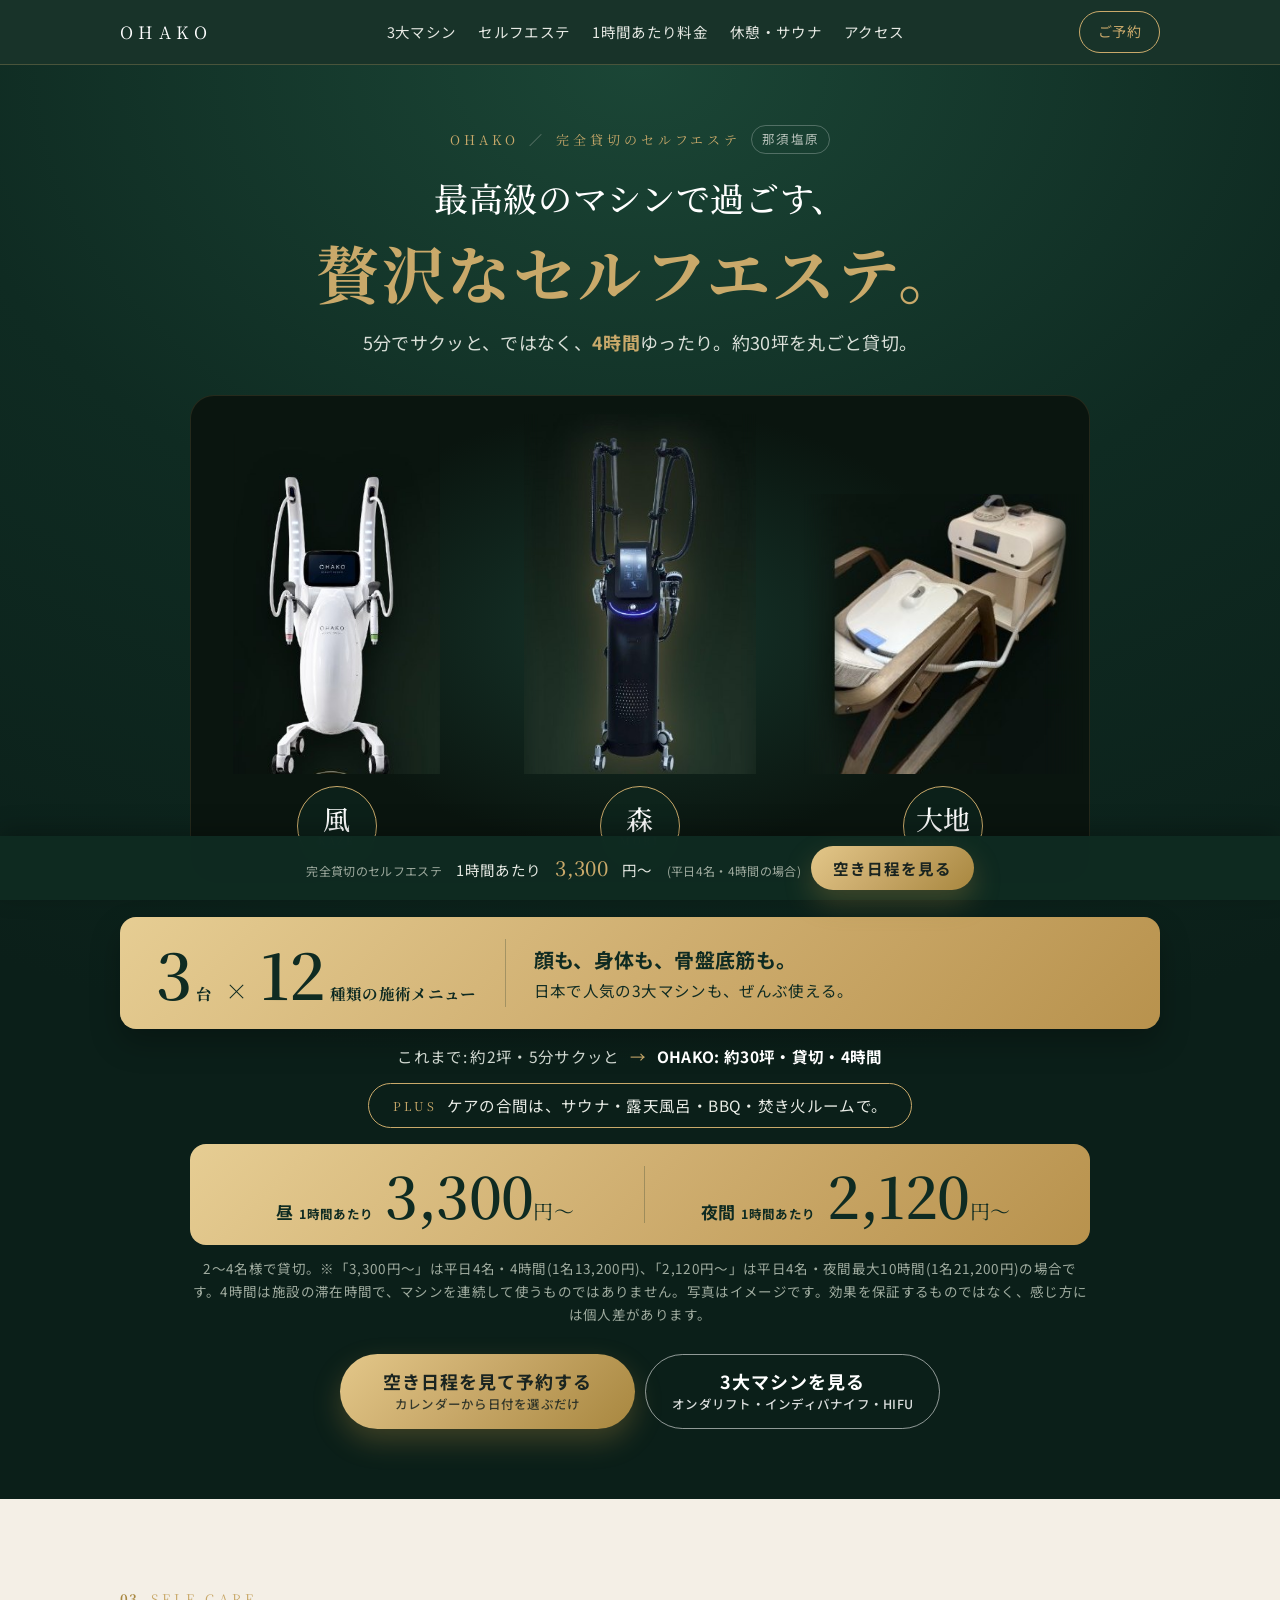
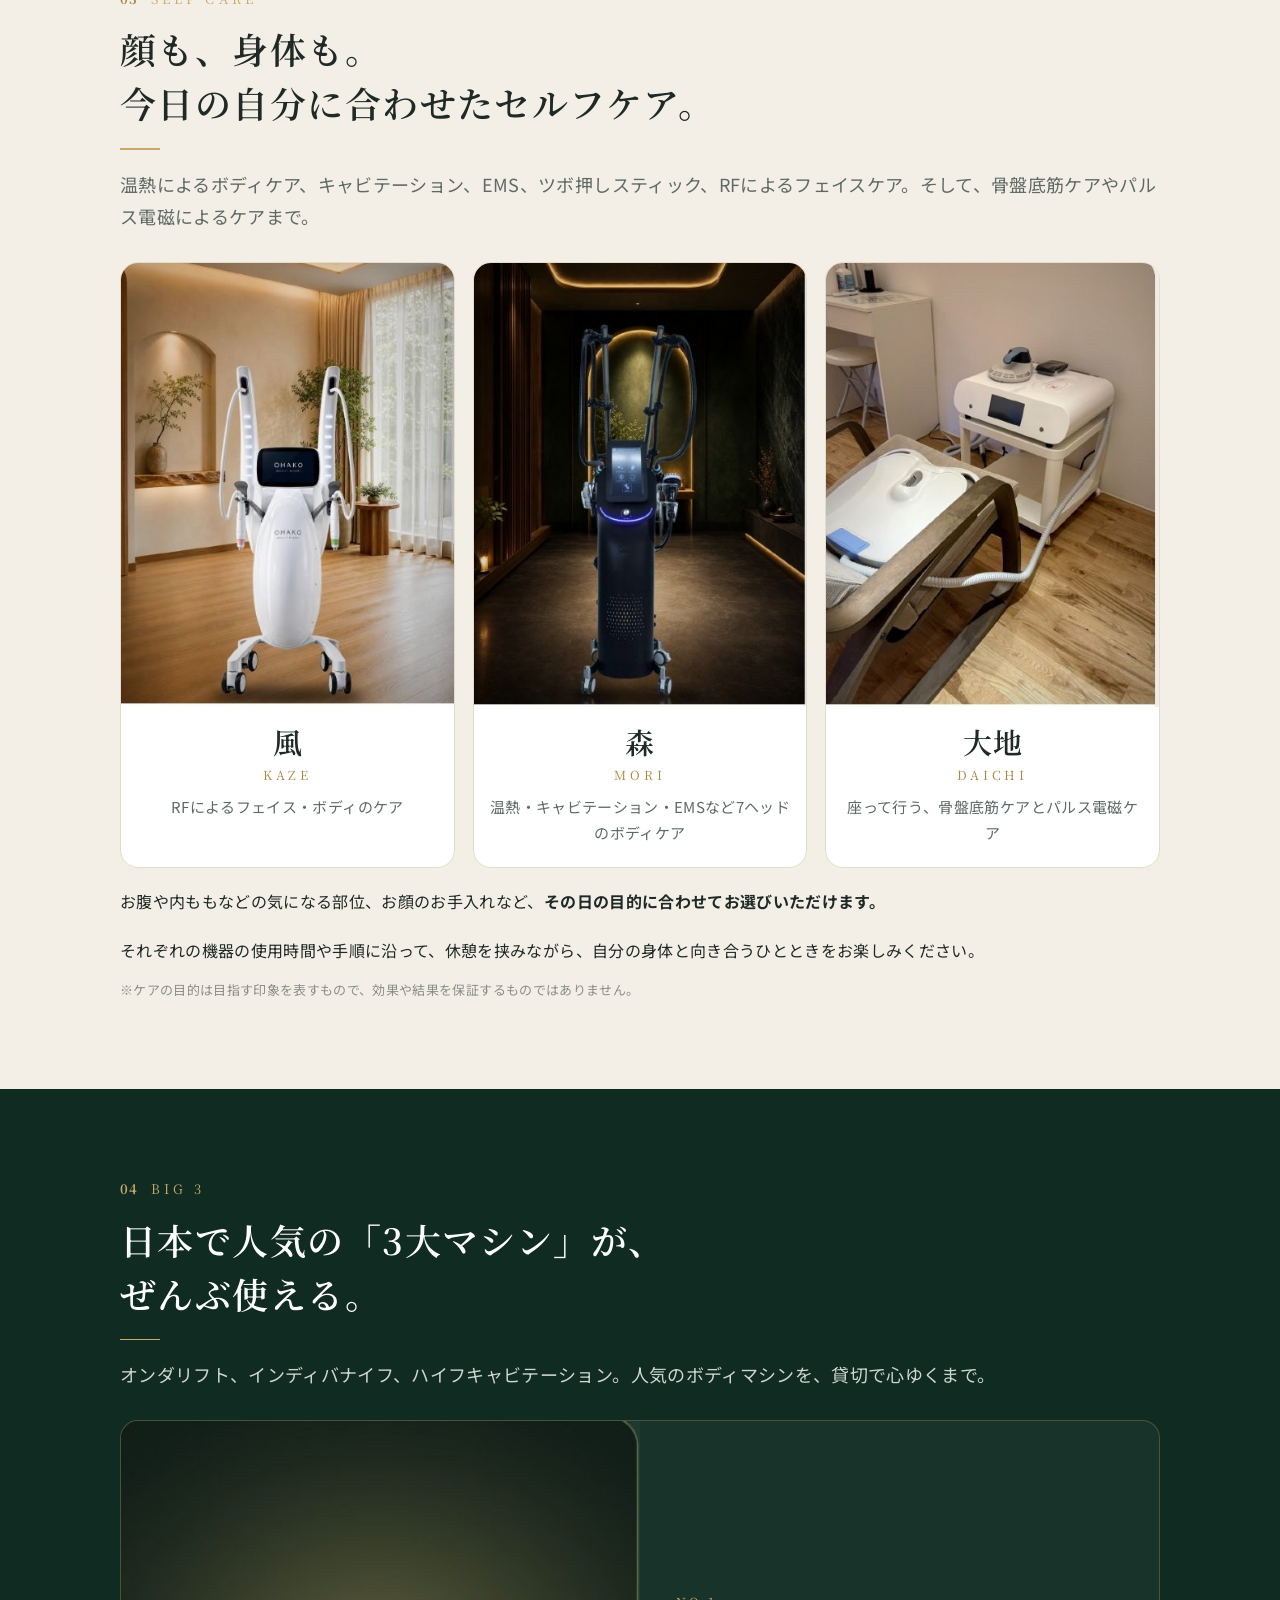
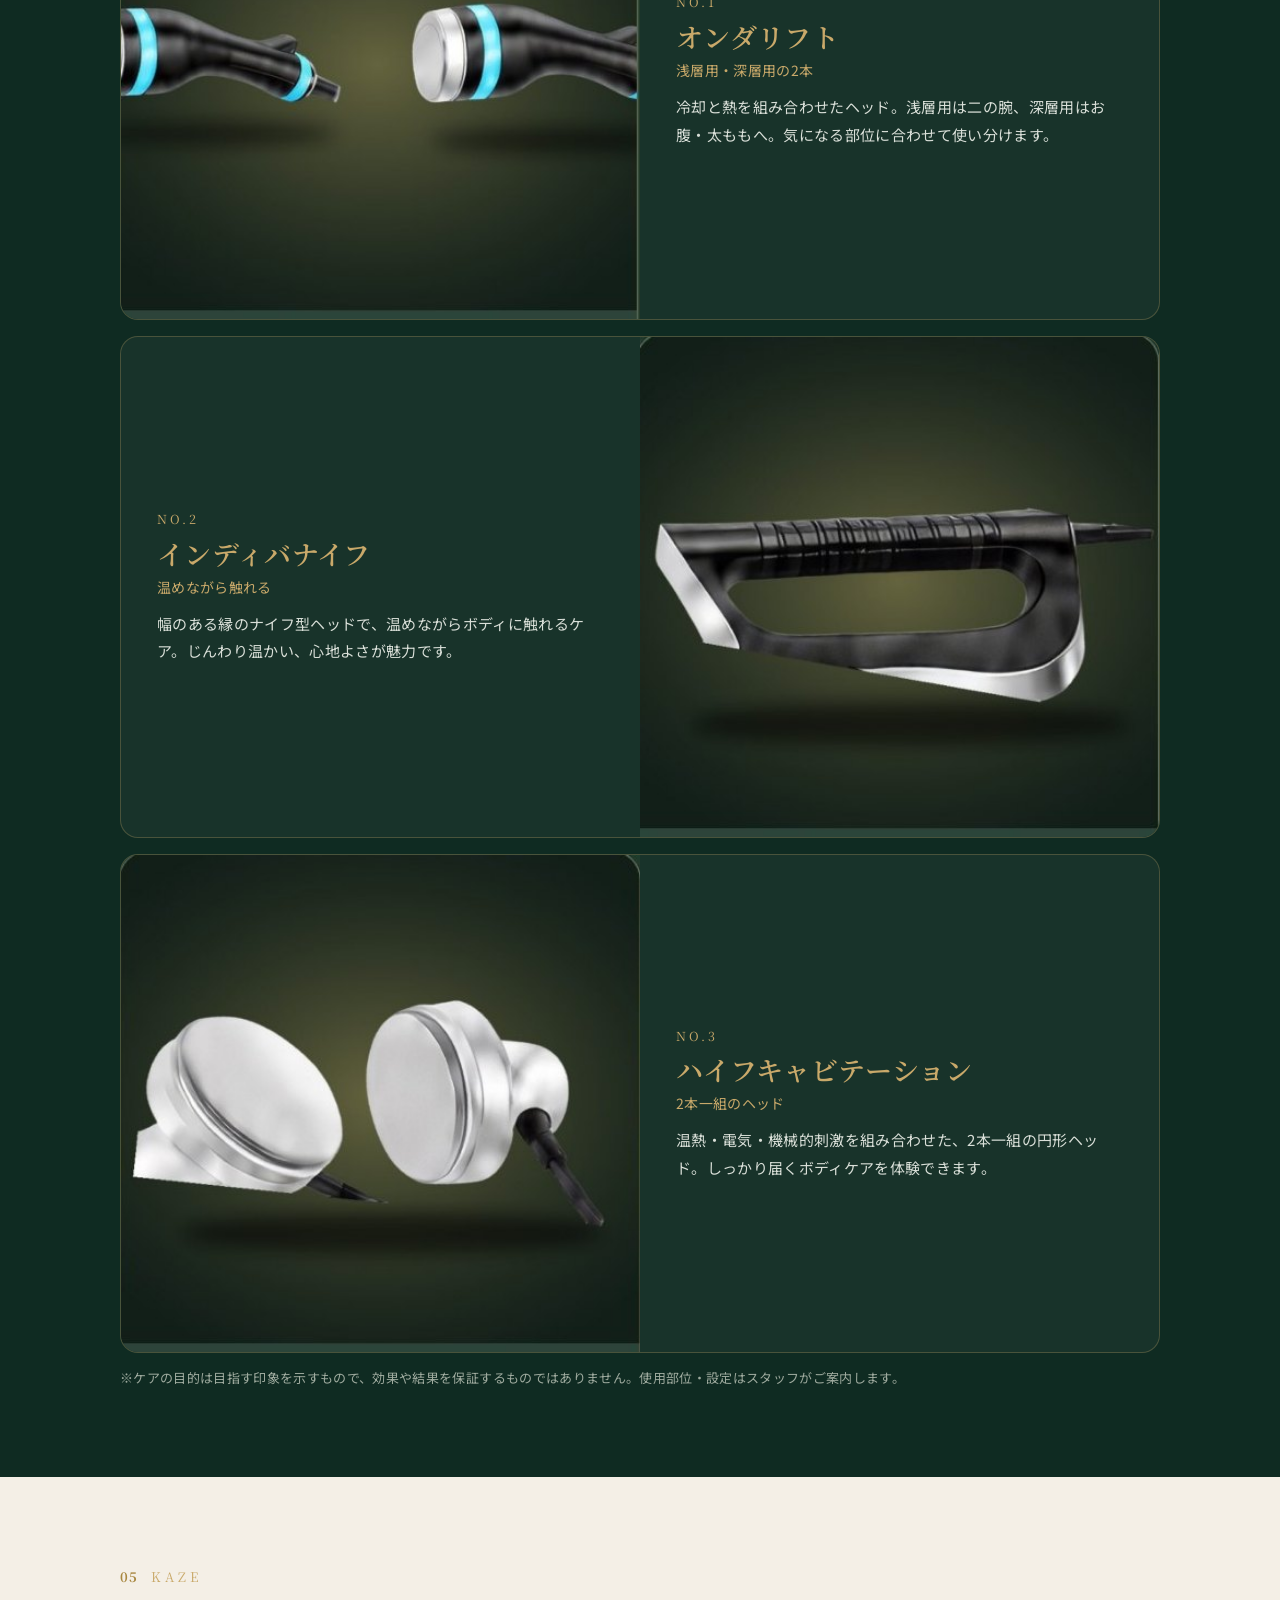
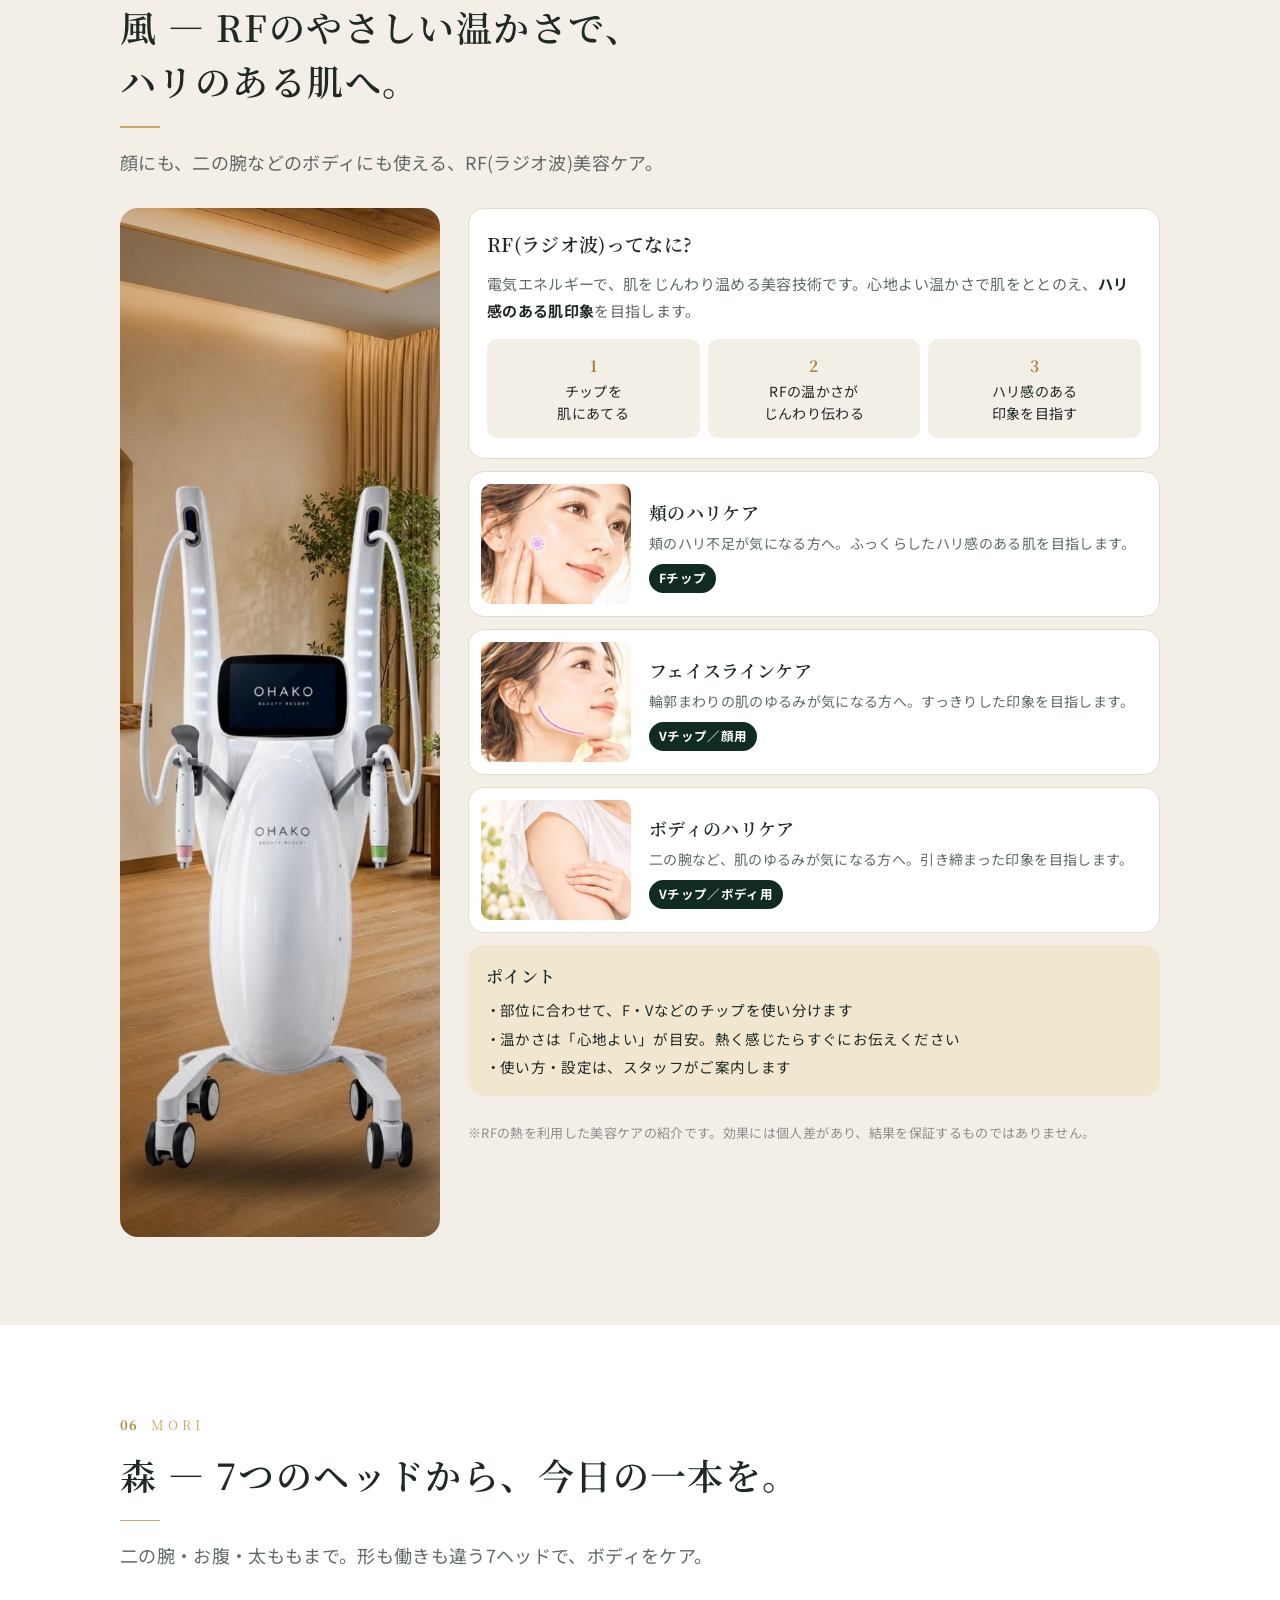
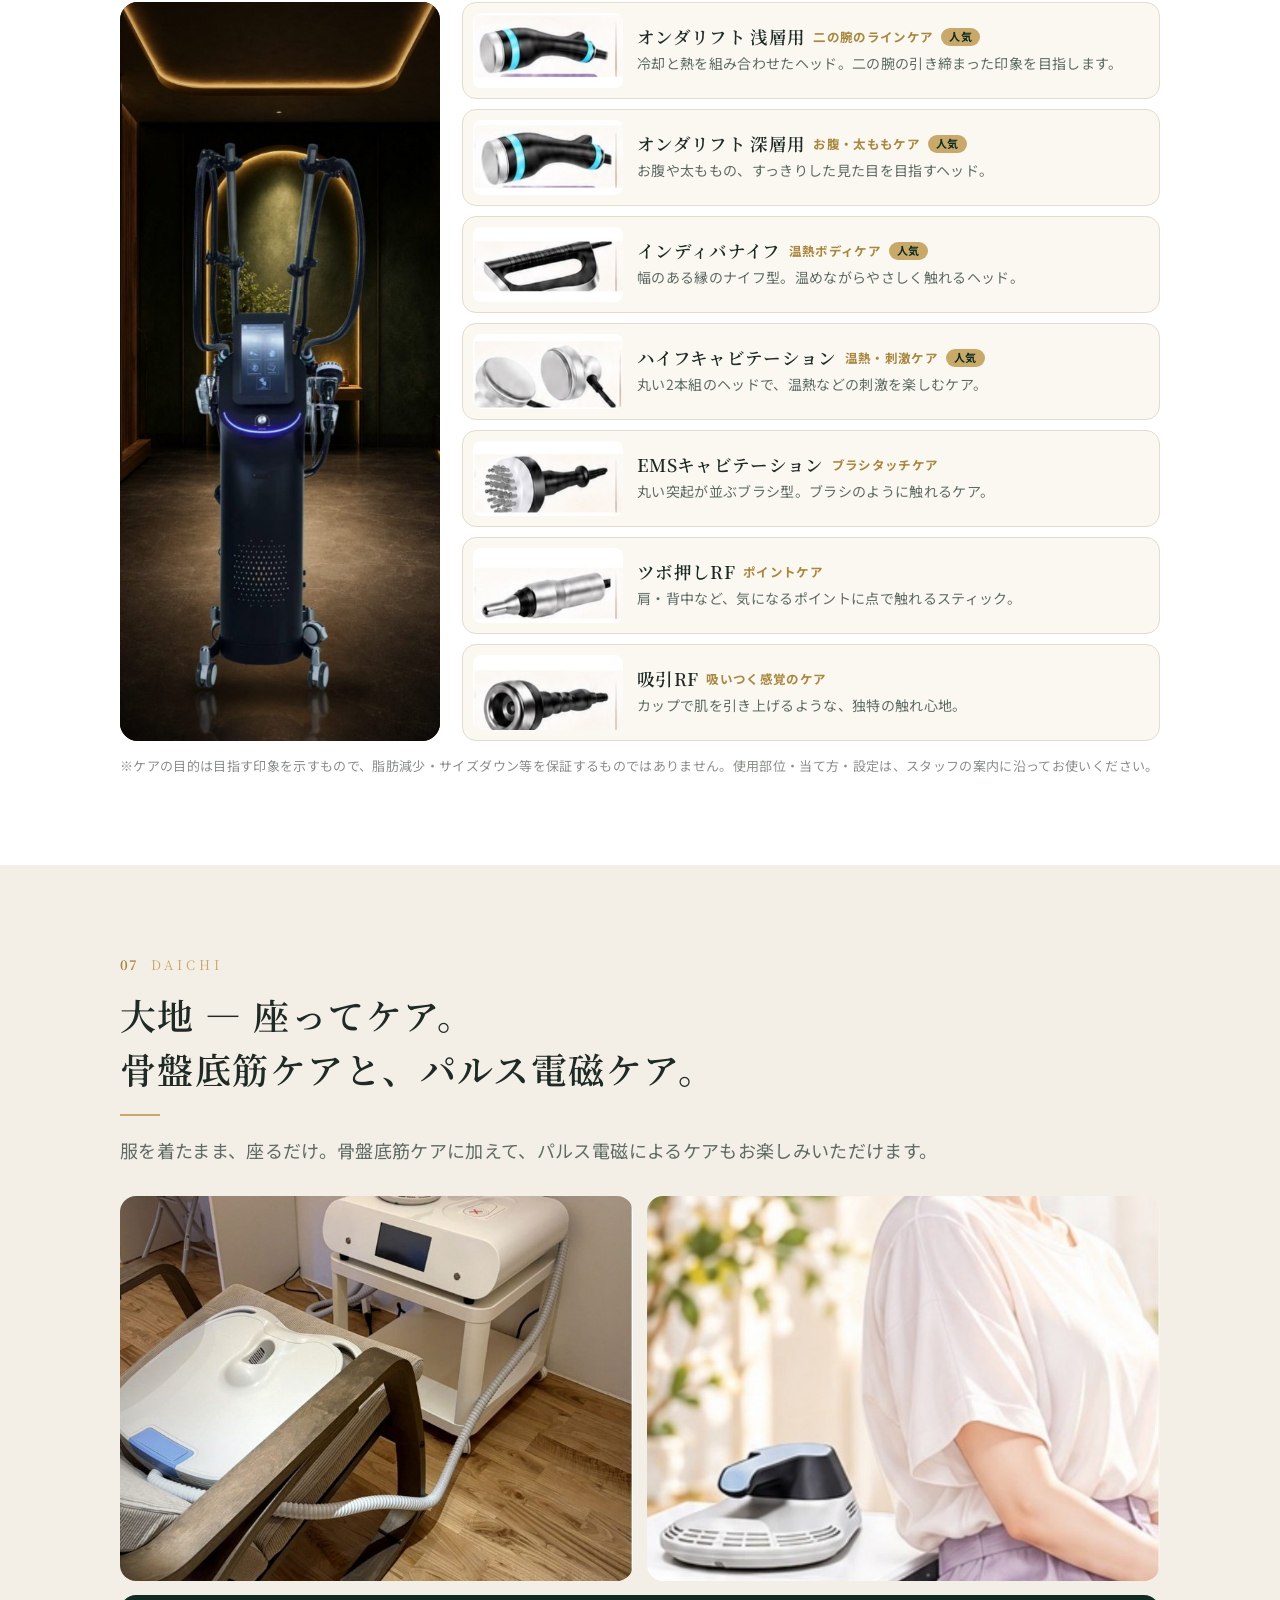
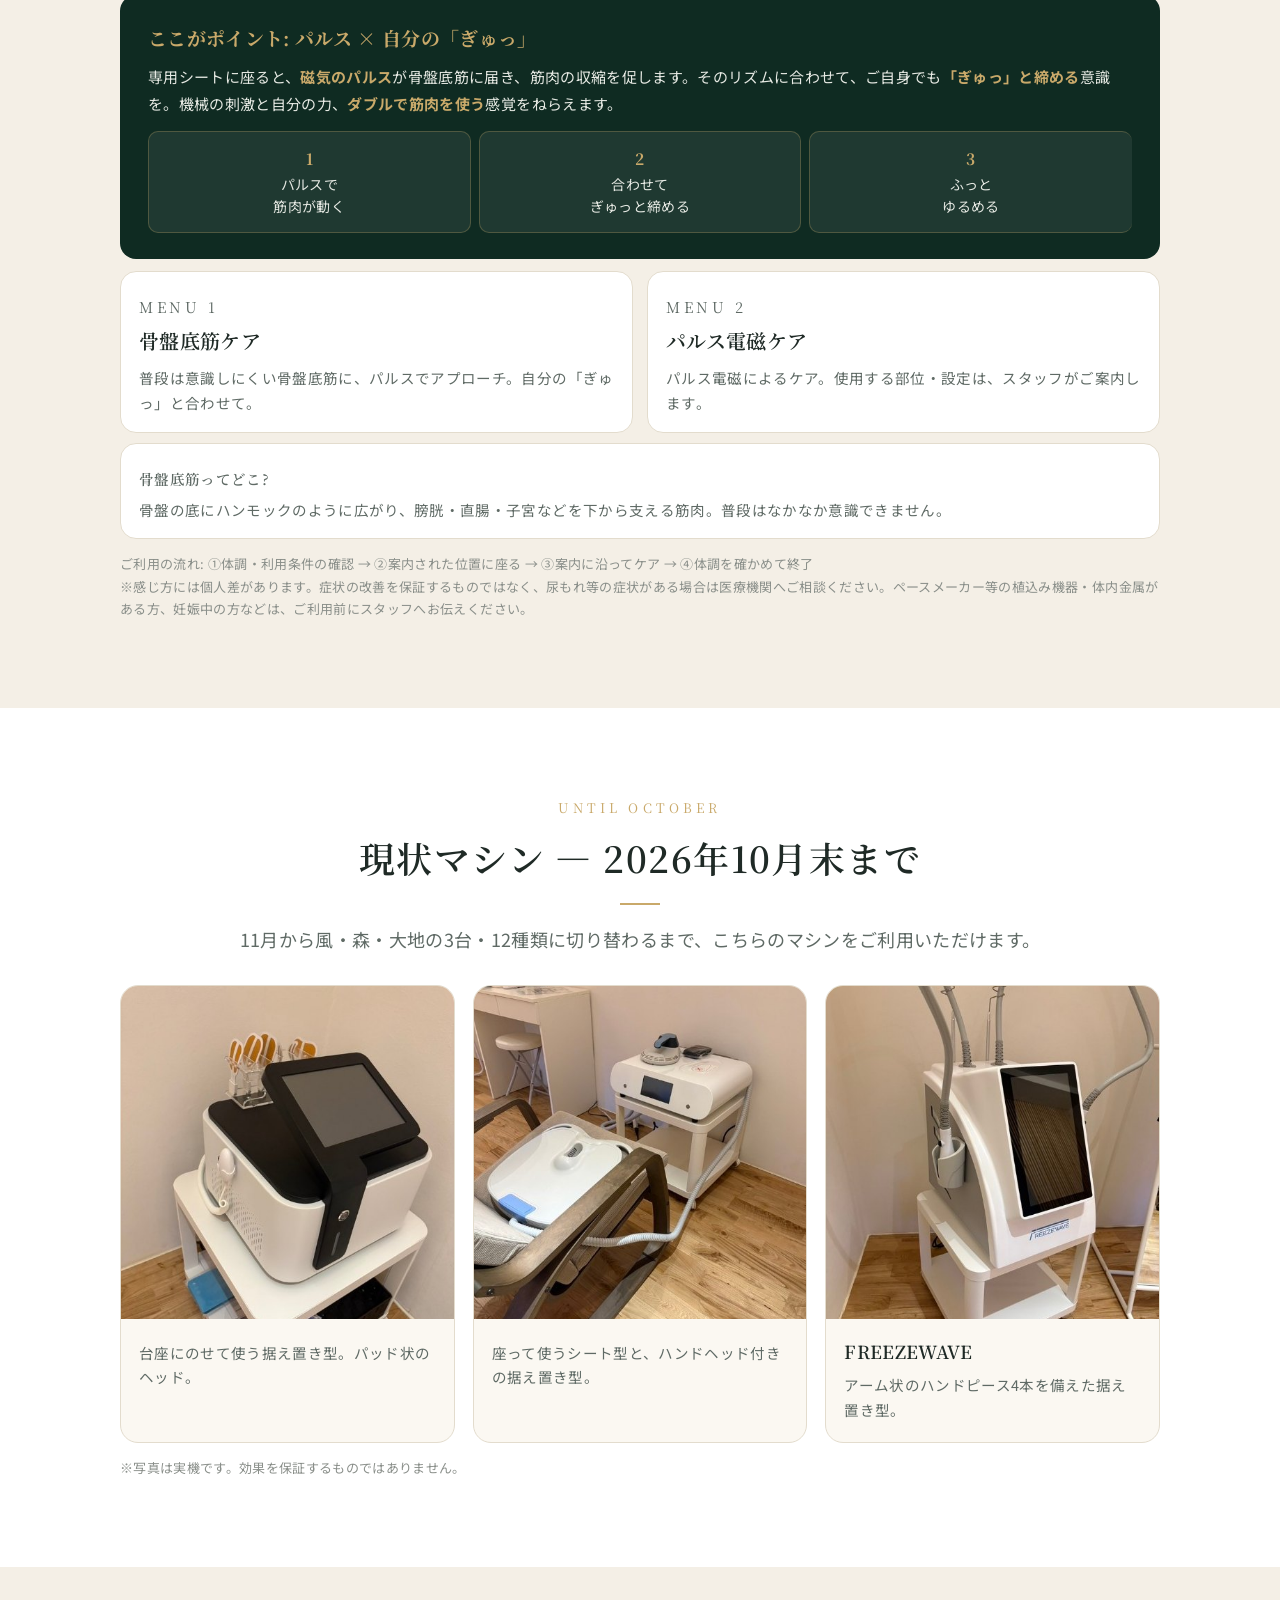
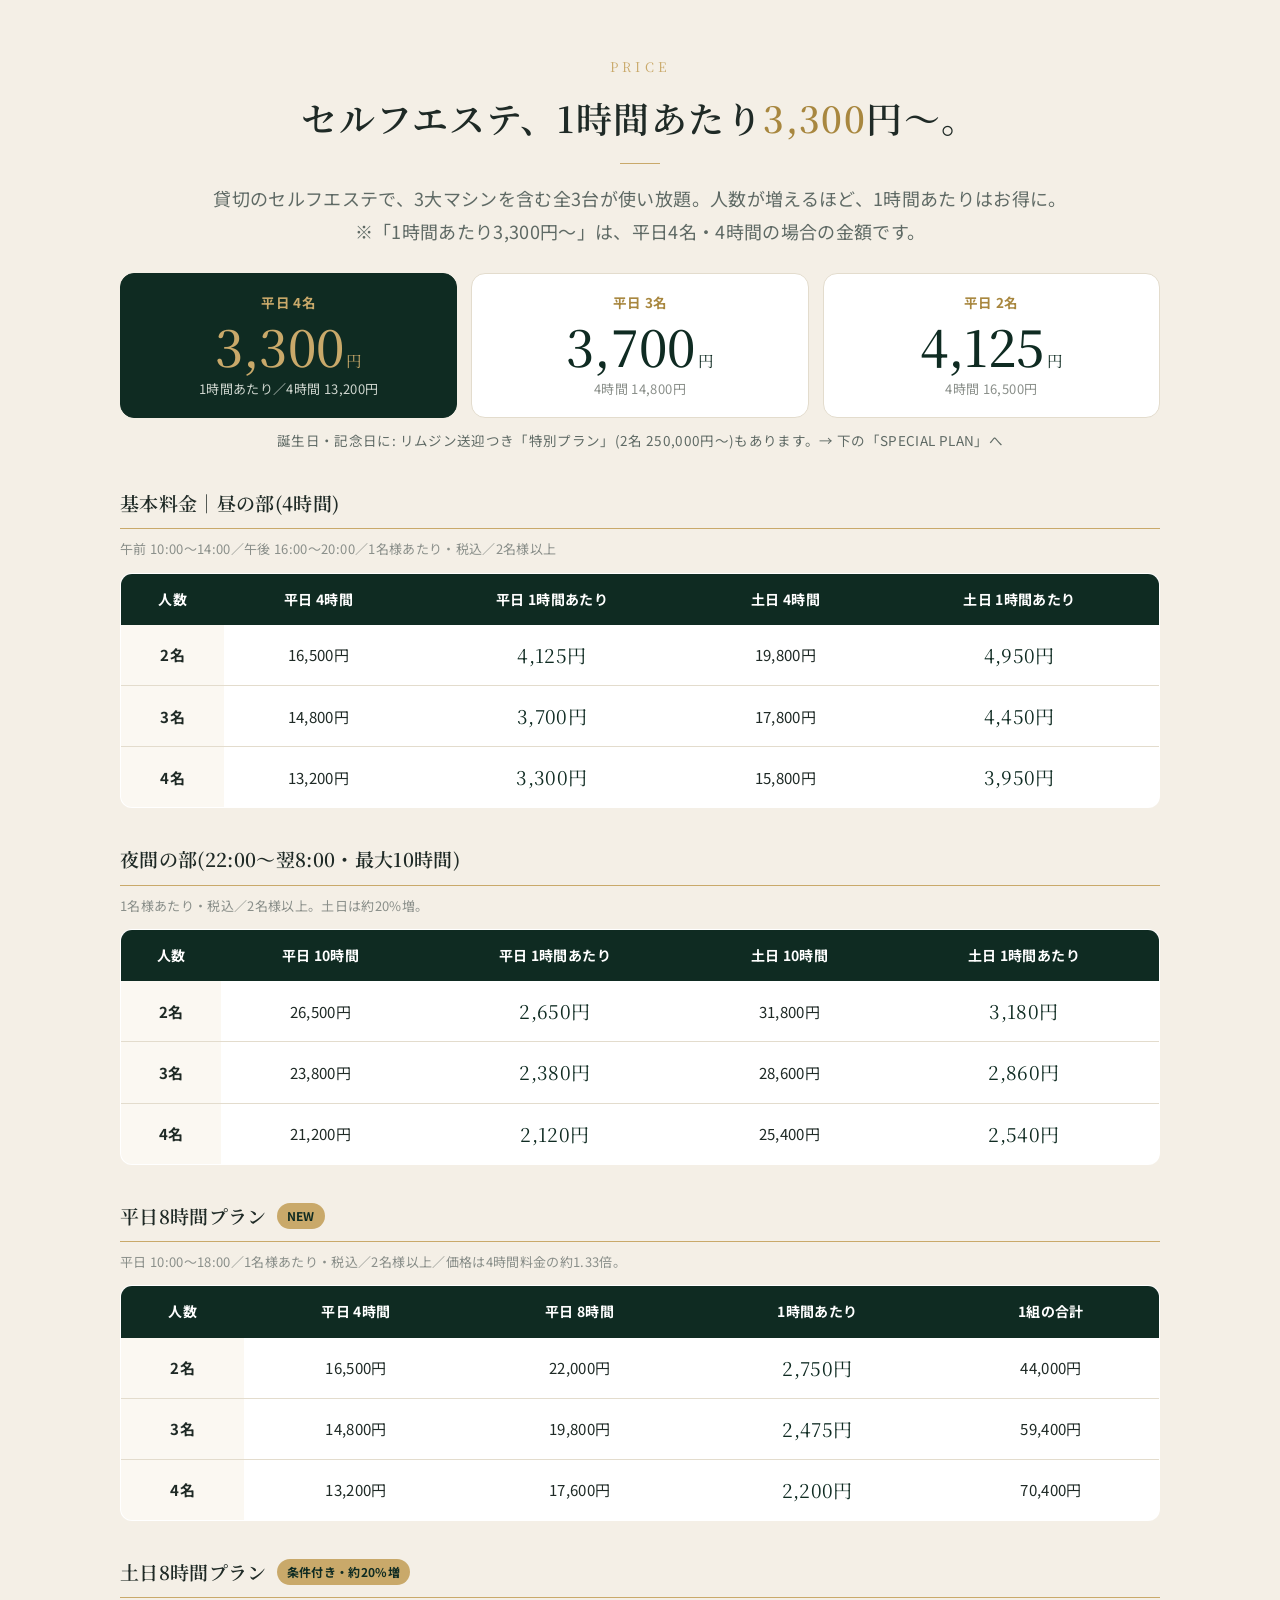
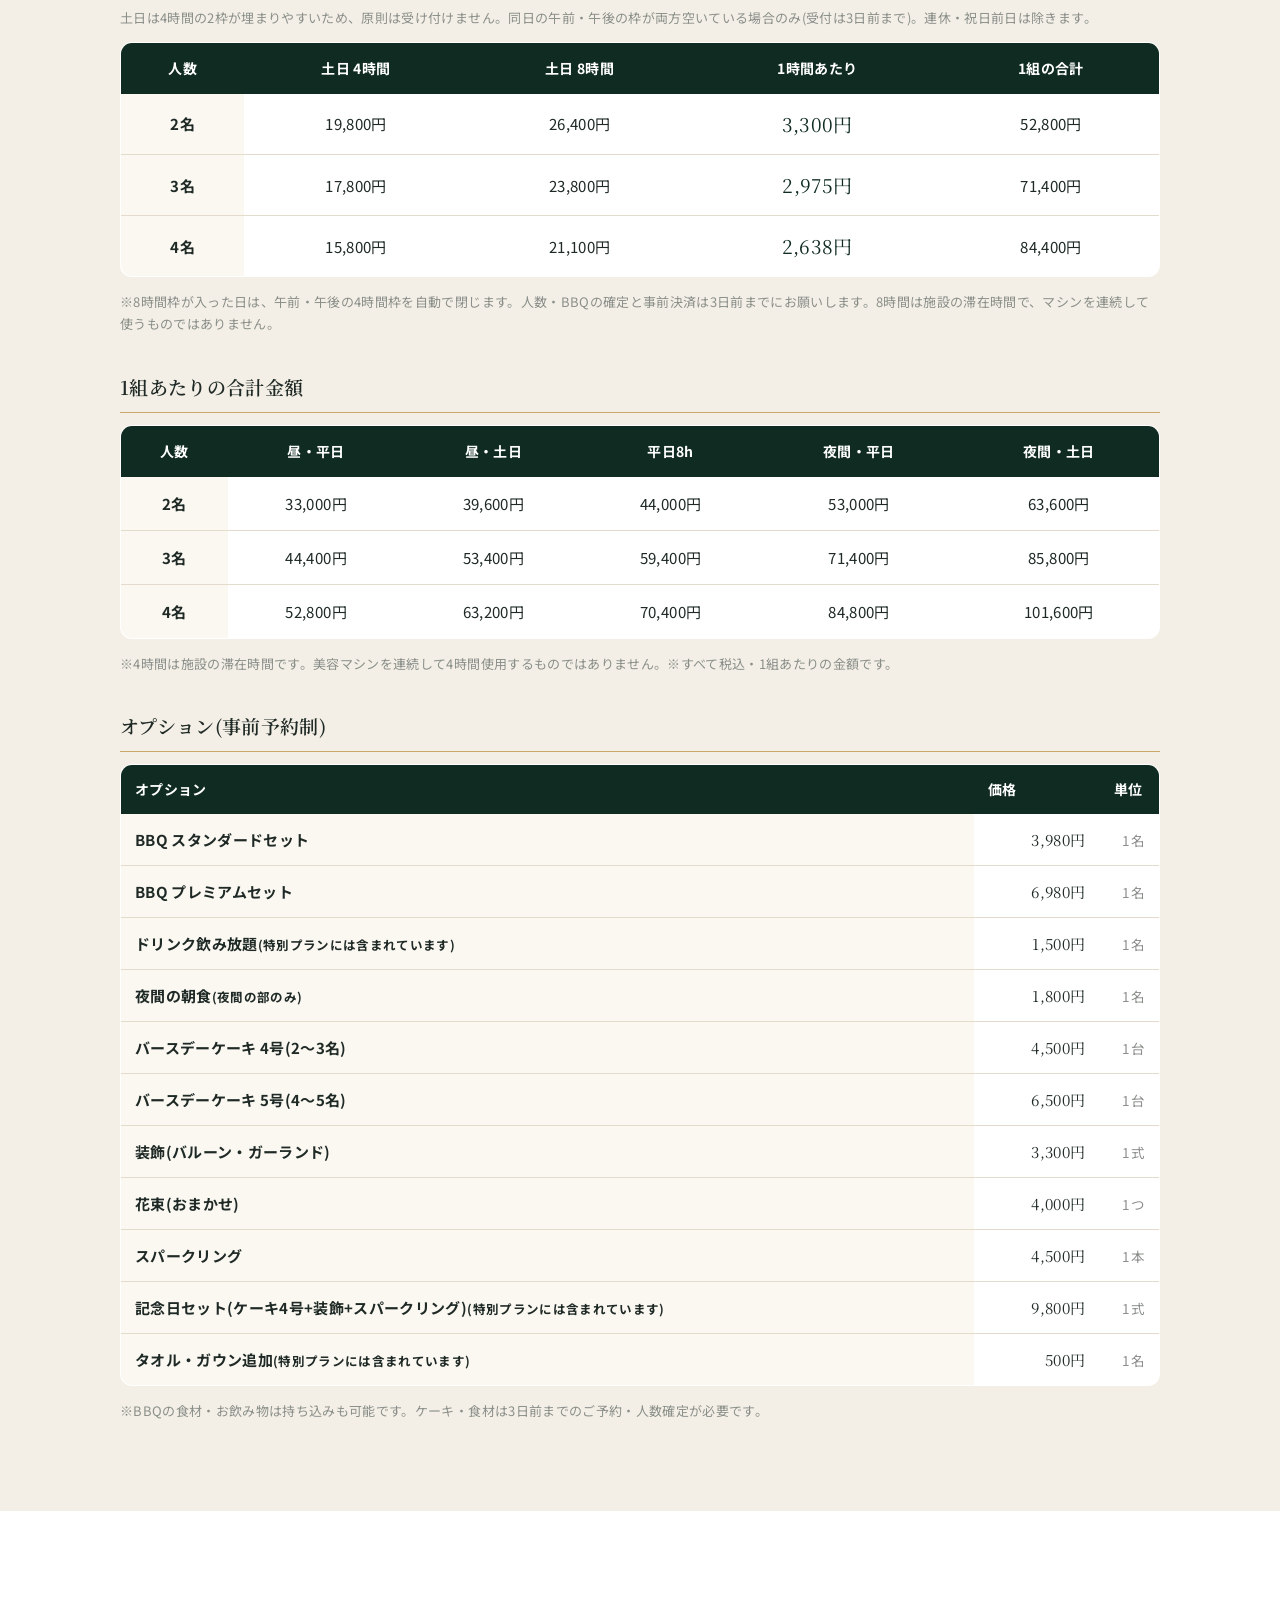
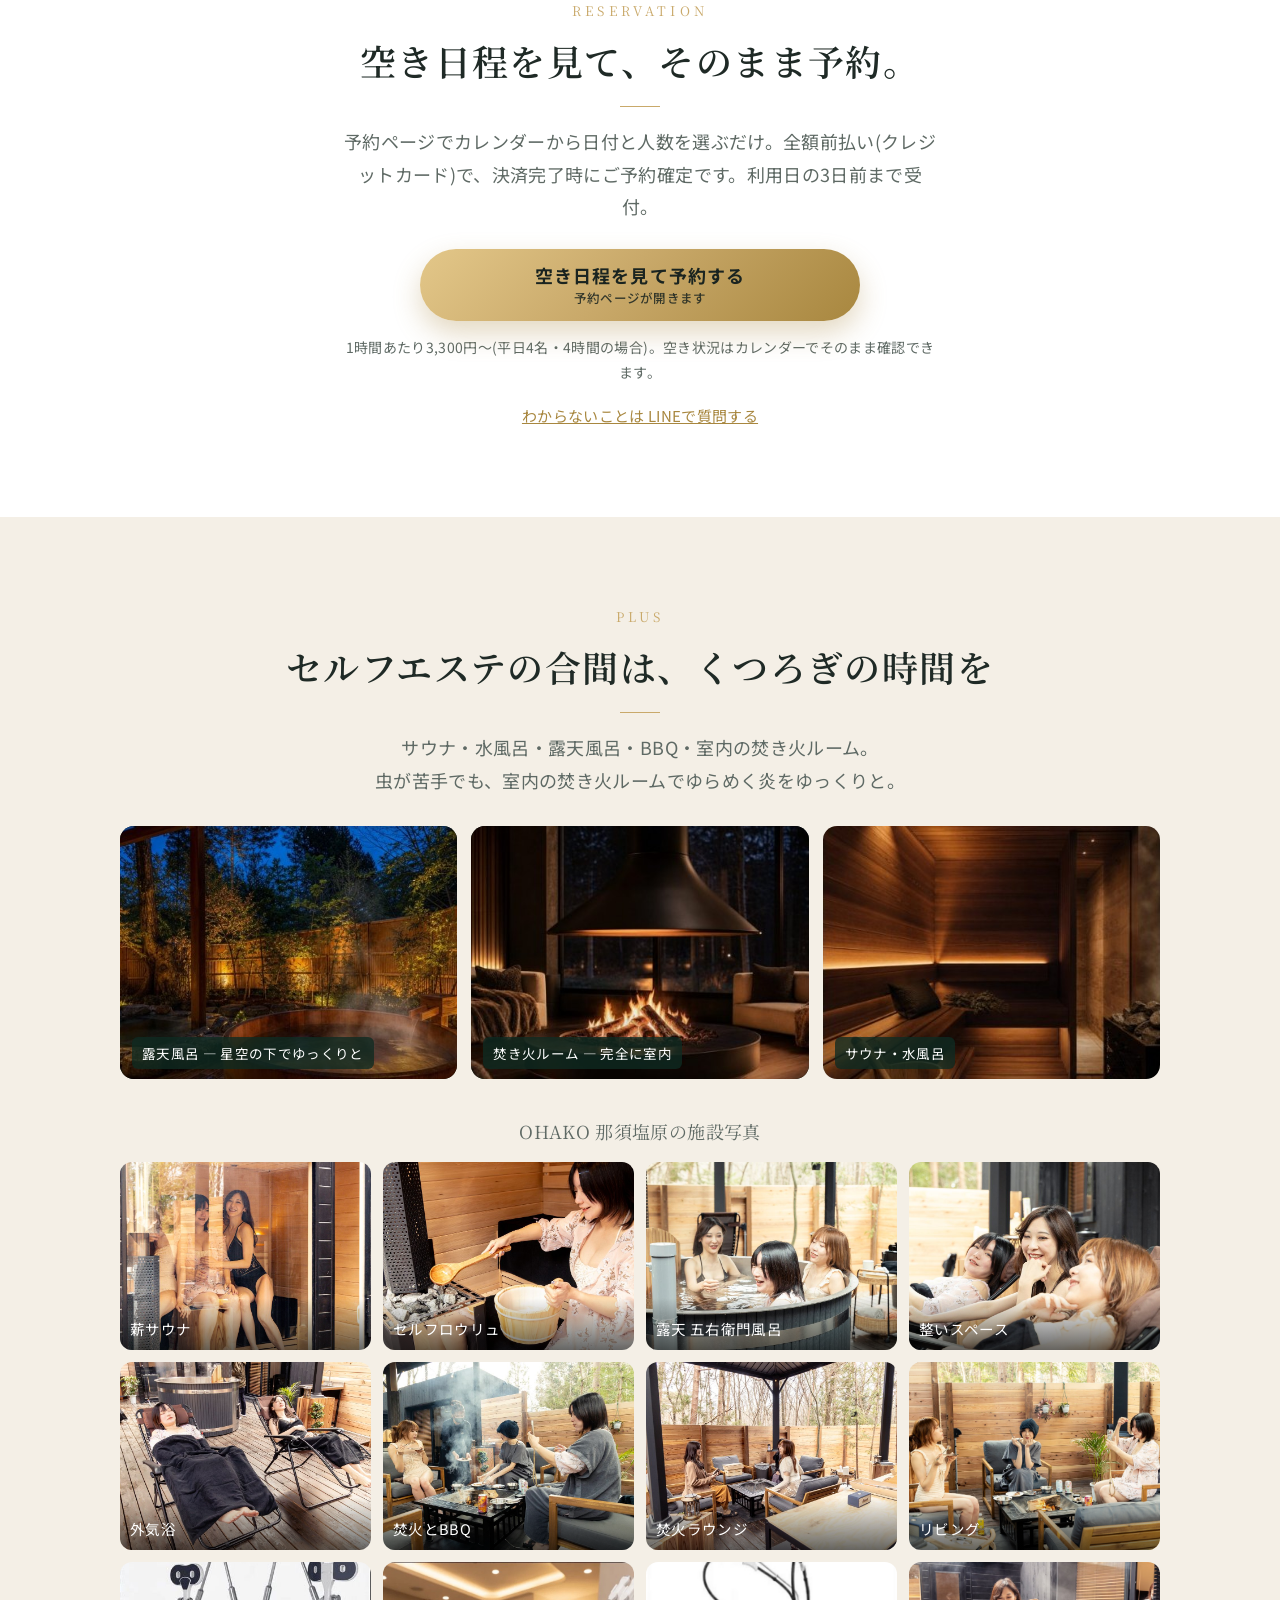
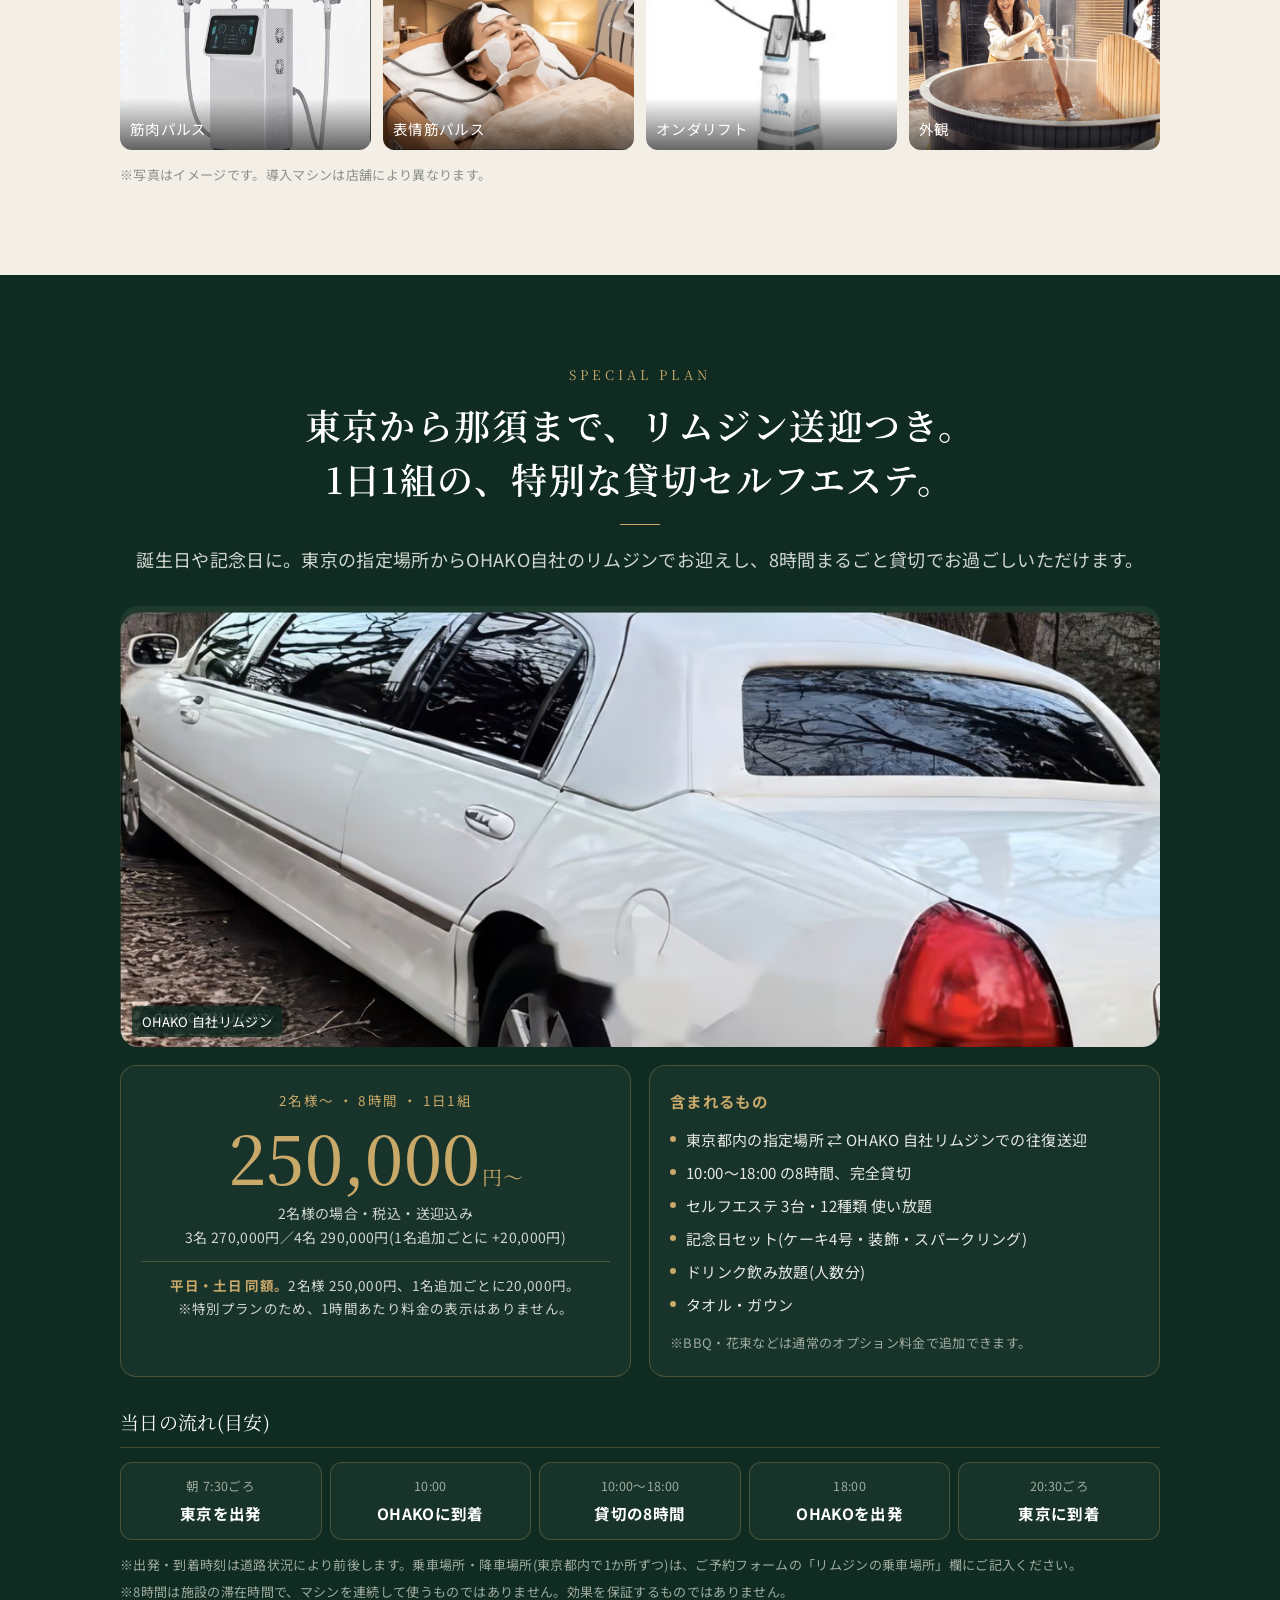
<file: premium-book/index.html>
<!DOCTYPE html>
<html lang="ja">
<head>
<meta charset="UTF-8">
<meta name="viewport" content="width=device-width, initial-scale=1.0">
<!-- Google Tag Manager -->
<script>(function(w,d,s,l,i){w[l]=w[l]||[];w[l].push({'gtm.start':
new Date().getTime(),event:'gtm.js'});var f=d.getElementsByTagName(s)[0],
j=d.createElement(s),dl=l!='dataLayer'?'&l='+l:'';j.async=true;j.src=
'https://www.googletagmanager.com/gtm.js?id='+i+dl;f.parentNode.insertBefore(j,f);
})(window,document,'script','dataLayer','GTM-NTWC288X');</script>
<!-- End Google Tag Manager -->
<title>OHAKO 那須塩原｜最高級のマシンで過ごす、贅沢なセルフエステ｜約30坪を4時間貸切</title>
<meta name="description" content="OHAKO 那須塩原。日本で人気の3大マシンを含む風・森・大地の3台・12種類を、約30坪まるごと貸切の4時間で、自分のペースで。1時間あたり3,300円〜。空き日程を選んで、そのままオンラインでご予約いただけます。">
<meta name="robots" content="noindex, nofollow">
<link rel="preconnect" href="https://fonts.googleapis.com">
<link rel="preconnect" href="https://fonts.gstatic.com" crossorigin>
<link href="https://fonts.googleapis.com/css2?family=Noto+Sans+JP:wght@400;500;700&family=Noto+Serif+JP:wght@500;600;700&display=swap" rel="stylesheet">
<link rel="stylesheet" href="css/style.css?v=20261006a">
</head>
<body class="has-sticky" data-facility="nasu" data-api="api/" data-plan-meta='{"oneday": {"hours": 8, "special": false, "pickup": "station"}, "half": {"hours": 4, "special": false, "pickup": "station"}, "night": {"hours": 10, "special": false, "pickup": "station"}, "limo": {"hours": 8, "special": true, "pickup": "limo"}}'>
<noscript><iframe src="https://www.googletagmanager.com/ns.html?id=GTM-NTWC288X" height="0" width="0" style="display:none;visibility:hidden"></iframe></noscript>

<!-- ============================================================ NAV -->
<header class="nav">
  <div class="nav__inner">
    <a class="nav__brand" href="#top">OHAKO</a>
    <nav class="nav__links">
      <a href="#big3">3大マシン</a><a href="#selfcare">セルフエステ</a><a href="#price">1時間あたり料金</a><a href="#plus">休憩・サウナ</a><a href="#access">アクセス</a>
    </nav>
    <a class="nav__cta" href="https://ohako-beautyresort.com/book/nasu/?utm_source=lp&utm_medium=web&utm_campaign=premium-book#booking">ご予約</a>
  </div>
</header>

<!-- ============================================================ HERO (v14) -->
<section class="hero" id="top">
  <div class="hero__inner">
    <p class="hero__eyebrow"><span>OHAKO</span><i>／</i><span>完全貸切のセルフエステ</span><em>那須塩原</em></p>
    <h1 class="hero__catch">最高級のマシンで過ごす、<em>贅沢なセルフエステ。</em></h1>
    <p class="hero__sub">5分でサクッと、ではなく、<b>4時間</b>ゆったり。約30坪を丸ごと貸切。</p>
    <div class="trio">
      <figure class="trio__item"><img src="img/fv-kaze.jpg" alt="風 KAZE" fetchpriority="high"><figcaption><b>風</b><span>KAZE</span></figcaption></figure>
      <figure class="trio__item trio__item--mid"><img src="img/fv-mori.jpg" alt="森 MORI" fetchpriority="high"><figcaption><b>森</b><span>MORI</span></figcaption></figure>
      <figure class="trio__item"><img src="img/fv-daichi.jpg" alt="大地 DAICHI" fetchpriority="high"><figcaption><b>大地</b><span>DAICHI</span></figcaption></figure>
    </div>
    <div class="band">
      <p class="band__num"><b>3</b><span>台</span><i>×</i><b>12</b><span>種類の施術メニュー</span></p>
      <p class="band__txt"><b>顔も、身体も、骨盤底筋も。</b>日本で人気の3大マシンも、ぜんぶ使える。</p>
    </div>
    <p class="hero__compare"><span>これまで: 約2坪・5分サクッと</span><i>→</i><b>OHAKO: 約30坪・貸切・4時間</b></p>
    <p class="hero__plus"><span>PLUS</span>ケアの合間は、サウナ・露天風呂・BBQ・焚き火ルームで。</p>
    <div class="pband">
      <div class="pband__item"><span class="pband__l">昼<small>1時間あたり</small></span><span class="pband__n"><b>3,300</b>円〜</span></div>
      <div class="pband__item"><span class="pband__l">夜間<small>1時間あたり</small></span><span class="pband__n"><b>2,120</b>円〜</span></div>
    </div>
    <p class="hero__note">2〜4名様で貸切。※「3,300円〜」は平日4名・4時間(1名13,200円)、「2,120円〜」は平日4名・夜間最大10時間(1名21,200円)の場合です。4時間は施設の滞在時間で、マシンを連続して使うものではありません。写真はイメージです。効果を保証するものではなく、感じ方には個人差があります。</p>
    <div class="hero__cta">
      <a class="cta-btn" href="https://ohako-beautyresort.com/book/nasu/?utm_source=lp&utm_medium=web&utm_campaign=premium-book#booking">空き日程を見て予約する<span class="cta-btn__note">カレンダーから日付を選ぶだけ</span></a>
      <a class="cta-btn cta-btn--ghost" href="#big3">3大マシンを見る<span class="cta-btn__note">オンダリフト・インディバナイフ・HIFU</span></a>
    </div>
  </div>
</section>

<!-- ============================================================ 03 SELF CARE -->
<section class="sec sec--left" id="selfcare">
  <div class="container container--wide">
    <p class="sec__eyebrow"><span class="no">03</span>SELF CARE</p>
    <h2 class="sec__title">顔も、身体も。<br>今日の自分に合わせたセルフケア。</h2>
    <p class="sec__lead">温熱によるボディケア、キャビテーション、EMS、ツボ押しスティック、RFによるフェイスケア。そして、骨盤底筋ケアやパルス電磁によるケアまで。</p>
    <div class="mcards">
      <article class="mcard"><img src="img/card-kaze.jpg" alt="風 KAZE" loading="lazy"><div class="mcard__body"><b>風</b><span>KAZE</span><p>RFによるフェイス・ボディのケア</p></div></article>
      <article class="mcard"><img src="img/card-mori.jpg" alt="森 MORI" loading="lazy"><div class="mcard__body"><b>森</b><span>MORI</span><p>温熱・キャビテーション・EMSなど7ヘッドのボディケア</p></div></article>
      <article class="mcard"><img src="img/card-daichi.jpg" alt="大地 DAICHI" loading="lazy"><div class="mcard__body"><b>大地</b><span>DAICHI</span><p>座って行う、骨盤底筋ケアとパルス電磁ケア</p></div></article>
    </div>
    <p class="sec__body">お腹や内ももなどの気になる部位、お顔のお手入れなど、<b>その日の目的に合わせてお選びいただけます。</b></p>
    <p class="sec__body">それぞれの機器の使用時間や手順に沿って、休憩を挟みながら、自分の身体と向き合うひとときをお楽しみください。</p>
    <p class="notice">※ケアの目的は目指す印象を表すもので、効果や結果を保証するものではありません。</p>
  </div>
</section>

<!-- ============================================================ 04 BIG 3 -->
<section class="sec sec--green sec--left" id="big3">
  <div class="container container--wide">
    <p class="sec__eyebrow"><span class="no">04</span>BIG 3</p>
    <h2 class="sec__title">日本で人気の「3大マシン」が、<br>ぜんぶ使える。</h2>
    <p class="sec__lead">オンダリフト、インディバナイフ、ハイフキャビテーション。人気のボディマシンを、貸切で心ゆくまで。</p>
    <div class="big3">
      <article class="big3__card"><figure><img src="img/head-onda.jpg" alt="オンダリフトのヘッド" loading="lazy"></figure><div class="big3__body"><p class="big3__no">NO.1</p><h3 class="big3__ttl">オンダリフト</h3><p class="big3__sub">浅層用・深層用の2本</p><p class="big3__txt">冷却と熱を組み合わせたヘッド。浅層用は二の腕、深層用はお腹・太ももへ。気になる部位に合わせて使い分けます。</p></div></article>
      <article class="big3__card big3__card--rev"><figure><img src="img/head-indiba.jpg" alt="インディバナイフのヘッド" loading="lazy"></figure><div class="big3__body"><p class="big3__no">NO.2</p><h3 class="big3__ttl">インディバナイフ</h3><p class="big3__sub">温めながら触れる</p><p class="big3__txt">幅のある縁のナイフ型ヘッドで、温めながらボディに触れるケア。じんわり温かい、心地よさが魅力です。</p></div></article>
      <article class="big3__card"><figure><img src="img/head-hifu.jpg" alt="ハイフキャビテーションのヘッド" loading="lazy"></figure><div class="big3__body"><p class="big3__no">NO.3</p><h3 class="big3__ttl">ハイフキャビテーション</h3><p class="big3__sub">2本一組のヘッド</p><p class="big3__txt">温熱・電気・機械的刺激を組み合わせた、2本一組の円形ヘッド。しっかり届くボディケアを体験できます。</p></div></article>
    </div>
    <p class="notice notice--light">※ケアの目的は目指す印象を示すもので、効果や結果を保証するものではありません。使用部位・設定はスタッフがご案内します。</p>
  </div>
</section>

<!-- ============================================================ 05 KAZE -->
<section class="sec sec--left" id="kaze">
  <div class="container container--wide">
    <p class="sec__eyebrow"><span class="no">05</span>KAZE</p>
    <h2 class="sec__title">風 ― RFのやさしい温かさで、<br>ハリのある肌へ。</h2>
    <p class="sec__lead">顔にも、二の腕などのボディにも使える、RF(ラジオ波)美容ケア。</p>
    <div class="kz">
      <figure class="kz__photo"><img src="img/kaze-tall.jpg" alt="風 KAZE 本体" loading="lazy"></figure>
      <div class="kz__col">
        <div class="kz__what">
          <p class="kz__what-ttl">RF(ラジオ波)ってなに?</p>
          <p class="kz__what-txt">電気エネルギーで、肌をじんわり温める美容技術です。心地よい温かさで肌をととのえ、<b>ハリ感のある肌印象</b>を目指します。</p>
          <ol class="steps3 steps3--card"><li><b>1</b>チップを<br>肌にあてる</li><li><b>2</b>RFの温かさが<br>じんわり伝わる</li><li><b>3</b>ハリ感のある<br>印象を目指す</li></ol>
        </div>
        <article class="kmenu"><img src="img/care-face.jpg" alt="頬のハリケア" loading="lazy"><div><b>頬のハリケア</b><p>頬のハリ不足が気になる方へ。ふっくらしたハリ感のある肌を目指します。</p><span class="chip">Fチップ</span></div></article>
        <article class="kmenu"><img src="img/kaze-face.jpg" alt="フェイスラインケア" loading="lazy"><div><b>フェイスラインケア</b><p>輪郭まわりの肌のゆるみが気になる方へ。すっきりした印象を目指します。</p><span class="chip">Vチップ／顔用</span></div></article>
        <article class="kmenu"><img src="img/care-body.jpg" alt="ボディのハリケア" loading="lazy"><div><b>ボディのハリケア</b><p>二の腕など、肌のゆるみが気になる方へ。引き締まった印象を目指します。</p><span class="chip">Vチップ／ボディ用</span></div></article>
        <div class="kz__points"><p class="kz__points-ttl">ポイント</p><ul><li>部位に合わせて、F・Vなどのチップを使い分けます</li><li>温かさは「心地よい」が目安。熱く感じたらすぐにお伝えください</li><li>使い方・設定は、スタッフがご案内します</li></ul></div>
        <p class="notice">※RFの熱を利用した美容ケアの紹介です。効果には個人差があり、結果を保証するものではありません。</p>
      </div>
    </div>
  </div>
</section>

<!-- ============================================================ 06 MORI -->
<section class="sec sec--white sec--left" id="mori">
  <div class="container container--wide">
    <p class="sec__eyebrow"><span class="no">06</span>MORI</p>
    <h2 class="sec__title">森 ― 7つのヘッドから、<br class="sp">今日の一本を。</h2>
    <p class="sec__lead">二の腕・お腹・太ももまで。形も働きも違う7ヘッドで、ボディをケア。</p>
    <div class="mori">
      <figure class="mori__photo"><img src="img/mori-scene.jpg" alt="森 MORI 本体" loading="lazy"></figure>
      <div class="heads">
        <div class="head"><img class="head__img" src="img/hd-onda-s.jpg" alt="オンダリフト 浅層用" loading="lazy"><div class="head__body"><p class="head__ttl">オンダリフト 浅層用<small>二の腕のラインケア</small><span>人気</span></p><p class="head__txt">冷却と熱を組み合わせたヘッド。二の腕の引き締まった印象を目指します。</p></div></div>
        <div class="head"><img class="head__img" src="img/hd-onda-d.jpg" alt="オンダリフト 深層用" loading="lazy"><div class="head__body"><p class="head__ttl">オンダリフト 深層用<small>お腹・太ももケア</small><span>人気</span></p><p class="head__txt">お腹や太ももの、すっきりした見た目を目指すヘッド。</p></div></div>
        <div class="head"><img class="head__img" src="img/hd-indiba.jpg" alt="インディバナイフ" loading="lazy"><div class="head__body"><p class="head__ttl">インディバナイフ<small>温熱ボディケア</small><span>人気</span></p><p class="head__txt">幅のある縁のナイフ型。温めながらやさしく触れるヘッド。</p></div></div>
        <div class="head"><img class="head__img" src="img/hd-hifu.jpg" alt="ハイフキャビテーション" loading="lazy"><div class="head__body"><p class="head__ttl">ハイフキャビテーション<small>温熱・刺激ケア</small><span>人気</span></p><p class="head__txt">丸い2本組のヘッドで、温熱などの刺激を楽しむケア。</p></div></div>
        <div class="head"><img class="head__img" src="img/hd-ems.jpg" alt="EMSキャビテーション" loading="lazy"><div class="head__body"><p class="head__ttl">EMSキャビテーション<small>ブラシタッチケア</small></p><p class="head__txt">丸い突起が並ぶブラシ型。ブラシのように触れるケア。</p></div></div>
        <div class="head"><img class="head__img" src="img/hd-tsubo.jpg" alt="ツボ押しRF" loading="lazy"><div class="head__body"><p class="head__ttl">ツボ押しRF<small>ポイントケア</small></p><p class="head__txt">肩・背中など、気になるポイントに点で触れるスティック。</p></div></div>
        <div class="head"><img class="head__img" src="img/hd-suction.jpg" alt="吸引RF" loading="lazy"><div class="head__body"><p class="head__ttl">吸引RF<small>吸いつく感覚のケア</small></p><p class="head__txt">カップで肌を引き上げるような、独特の触れ心地。</p></div></div>
      </div>
    </div>
    <p class="notice">※ケアの目的は目指す印象を示すもので、脂肪減少・サイズダウン等を保証するものではありません。使用部位・当て方・設定は、スタッフの案内に沿ってお使いください。</p>
  </div>
</section>

<!-- ============================================================ 07 DAICHI -->
<section class="sec sec--left" id="daichi">
  <div class="container container--wide">
    <p class="sec__eyebrow"><span class="no">07</span>DAICHI</p>
    <h2 class="sec__title">大地 ― 座ってケア。<br>骨盤底筋ケアと、パルス電磁ケア。</h2>
    <p class="sec__lead">服を着たまま、座るだけ。骨盤底筋ケアに加えて、パルス電磁によるケアもお楽しみいただけます。</p>
    <div class="dc__photos"><figure><img src="img/daichi-seat.jpg" alt="大地 DAICHI の専用シート" loading="lazy"></figure><figure><img src="img/daichi-model.jpg" alt="ハンドヘッドでのパルス電磁ケア" loading="lazy"></figure></div>
    <div class="point point--big">
      <p class="point__ttl">ここがポイント: パルス × 自分の「ぎゅっ」</p>
      <p class="point__txt">専用シートに座ると、<b>磁気のパルス</b>が骨盤底筋に届き、筋肉の収縮を促します。そのリズムに合わせて、ご自身でも<b>「ぎゅっ」と締める</b>意識を。機械の刺激と自分の力、<b>ダブルで筋肉を使う</b>感覚をねらえます。</p>
      <ol class="steps3 steps3--dark"><li><b>1</b>パルスで<br>筋肉が動く</li><li><b>2</b>合わせて<br>ぎゅっと締める</li><li><b>3</b>ふっと<br>ゆるめる</li></ol>
    </div>
    <div class="dc__menus"><article class="dmenu"><p class="dmenu__no">MENU 1</p><b>骨盤底筋ケア</b><p>普段は意識しにくい骨盤底筋に、パルスでアプローチ。自分の「ぎゅっ」と合わせて。</p></article><article class="dmenu"><p class="dmenu__no">MENU 2</p><b>パルス電磁ケア</b><p>パルス電磁によるケア。使用する部位・設定は、スタッフがご案内します。</p></article></div>
    <div class="dc__where"><p class="dc__where-ttl">骨盤底筋ってどこ?</p><p>骨盤の底にハンモックのように広がり、膀胱・直腸・子宮などを下から支える筋肉。普段はなかなか意識できません。</p></div>
    <p class="notice">ご利用の流れ: ①体調・利用条件の確認 → ②案内された位置に座る → ③案内に沿ってケア → ④体調を確かめて終了<br>※感じ方には個人差があります。症状の改善を保証するものではなく、尿もれ等の症状がある場合は医療機関へご相談ください。ペースメーカー等の植込み機器・体内金属がある方、妊娠中の方などは、ご利用前にスタッフへお伝えください。</p>
  </div>
</section>

<!--NOW_START--><!-- ============================================================ UNTIL OCTOBER -->
<section class="sec sec--white" id="now">
  <div class="container container--wide">
    <p class="sec__eyebrow">UNTIL OCTOBER</p>
    <h2 class="sec__title">現状マシン ― 2026年10月末まで</h2>
    <p class="sec__lead">11月から風・森・大地の3台・12種類に切り替わるまで、こちらのマシンをご利用いただけます。</p>
    <div class="now">
      <article class="now__card"><img src="img/now-1.jpg" alt="台座にのせて使う据え置き型。パッド状のヘッド。" loading="lazy"><div class="now__body"><p>台座にのせて使う据え置き型。パッド状のヘッド。</p></div></article>
      <article class="now__card"><img src="img/now-2.jpg" alt="座って使うシート型と、ハンドヘッド付きの据え置き型。" loading="lazy"><div class="now__body"><p>座って使うシート型と、ハンドヘッド付きの据え置き型。</p></div></article>
      <article class="now__card"><img src="img/now-3.jpg" alt="FREEZEWAVE" loading="lazy"><div class="now__body"><b>FREEZEWAVE</b><p>アーム状のハンドピース4本を備えた据え置き型。</p></div></article>
    </div>
    <p class="notice">※写真は実機です。効果を保証するものではありません。</p>
  </div>
</section>
<!--NOW_END-->

<!-- ============================================================ PRICE -->
<section class="sec" id="price">
  <div class="container container--wide">
    <p class="sec__eyebrow">PRICE</p>
    <h2 class="sec__title">セルフエステ、1時間あたり<span class="nowrap"><b>3,300</b>円〜。</span></h2>
    <p class="sec__lead">貸切のセルフエステで、3大マシンを含む全3台が使い放題。人数が増えるほど、1時間あたりはお得に。<br class="pc">※「1時間あたり3,300円〜」は、平日4名・4時間の場合の金額です。</p>
    <div class="hcards">
      <div class="hcard hcard--main"><p class="hcard__l">平日 4名</p><p class="hcard__n"><b>3,300</b><small>円</small></p><p class="hcard__s">1時間あたり／4時間 13,200円</p></div>
      <div class="hcard"><p class="hcard__l">平日 3名</p><p class="hcard__n"><b>3,700</b><small>円</small></p><p class="hcard__s">4時間 14,800円</p></div>
      <div class="hcard"><p class="hcard__l">平日 2名</p><p class="hcard__n"><b>4,125</b><small>円</small></p><p class="hcard__s">4時間 16,500円</p></div>
    </div>
    <p class="hcards__note">誕生日・記念日に: リムジン送迎つき「特別プラン」(2名 250,000円〜)もあります。→ 下の「SPECIAL PLAN」へ</p>
    <div class="ptable">
      <p class="ptable__ttl">基本料金｜昼の部(4時間)</p><p class="ptable__note">午前 10:00〜14:00／午後 16:00〜20:00／1名様あたり・税込／2名様以上</p>
      <div class="ptable__scroll"><table><thead><tr><th>人数</th><th>平日 4時間</th><th>平日 1時間あたり</th><th>土日 4時間</th><th>土日 1時間あたり</th></tr></thead><tbody><tr><th>2名</th><td>16,500円</td><td class="hour">4,125円</td><td>19,800円</td><td class="hour">4,950円</td></tr><tr><th>3名</th><td>14,800円</td><td class="hour">3,700円</td><td>17,800円</td><td class="hour">4,450円</td></tr><tr><th>4名</th><td>13,200円</td><td class="hour">3,300円</td><td>15,800円</td><td class="hour">3,950円</td></tr></tbody></table></div>
    </div>
    <div class="ptable">
      <p class="ptable__ttl">夜間の部(22:00〜翌8:00・最大10時間)</p><p class="ptable__note">1名様あたり・税込／2名様以上。土日は約20%増。</p>
      <div class="ptable__scroll"><table><thead><tr><th>人数</th><th>平日 10時間</th><th>平日 1時間あたり</th><th>土日 10時間</th><th>土日 1時間あたり</th></tr></thead><tbody><tr><th>2名</th><td>26,500円</td><td class="hour">2,650円</td><td>31,800円</td><td class="hour">3,180円</td></tr><tr><th>3名</th><td>23,800円</td><td class="hour">2,380円</td><td>28,600円</td><td class="hour">2,860円</td></tr><tr><th>4名</th><td>21,200円</td><td class="hour">2,120円</td><td>25,400円</td><td class="hour">2,540円</td></tr></tbody></table></div>
    </div>
    <div class="ptable">
      <p class="ptable__ttl">平日8時間プラン <span class="ptable__badge">NEW</span></p><p class="ptable__note">平日 10:00〜18:00／1名様あたり・税込／2名様以上／価格は4時間料金の約1.33倍。</p>
      <div class="ptable__scroll"><table><thead><tr><th>人数</th><th>平日 4時間</th><th>平日 8時間</th><th>1時間あたり</th><th>1組の合計</th></tr></thead><tbody><tr><th>2名</th><td>16,500円</td><td>22,000円</td><td class="hour">2,750円</td><td>44,000円</td></tr><tr><th>3名</th><td>14,800円</td><td>19,800円</td><td class="hour">2,475円</td><td>59,400円</td></tr><tr><th>4名</th><td>13,200円</td><td>17,600円</td><td class="hour">2,200円</td><td>70,400円</td></tr></tbody></table></div>
    </div>
    <div class="ptable">
      <p class="ptable__ttl">土日8時間プラン <span class="ptable__badge">条件付き・約20%増</span></p><p class="ptable__note">土日は4時間の2枠が埋まりやすいため、原則は受け付けません。同日の午前・午後の枠が両方空いている場合のみ(受付は3日前まで)。連休・祝日前日は除きます。</p>
      <div class="ptable__scroll"><table><thead><tr><th>人数</th><th>土日 4時間</th><th>土日 8時間</th><th>1時間あたり</th><th>1組の合計</th></tr></thead><tbody><tr><th>2名</th><td>19,800円</td><td>26,400円</td><td class="hour">3,300円</td><td>52,800円</td></tr><tr><th>3名</th><td>17,800円</td><td>23,800円</td><td class="hour">2,975円</td><td>71,400円</td></tr><tr><th>4名</th><td>15,800円</td><td>21,100円</td><td class="hour">2,638円</td><td>84,400円</td></tr></tbody></table></div><p class="notice">※8時間枠が入った日は、午前・午後の4時間枠を自動で閉じます。人数・BBQの確定と事前決済は3日前までにお願いします。8時間は施設の滞在時間で、マシンを連続して使うものではありません。</p>
    </div>
    <div class="ptable">
      <p class="ptable__ttl">1組あたりの合計金額</p>
      <div class="ptable__scroll"><table><thead><tr><th>人数</th><th>昼・平日</th><th>昼・土日</th><th>平日8h</th><th>夜間・平日</th><th>夜間・土日</th></tr></thead><tbody><tr><th>2名</th><td>33,000円</td><td>39,600円</td><td>44,000円</td><td>53,000円</td><td>63,600円</td></tr><tr><th>3名</th><td>44,400円</td><td>53,400円</td><td>59,400円</td><td>71,400円</td><td>85,800円</td></tr><tr><th>4名</th><td>52,800円</td><td>63,200円</td><td>70,400円</td><td>84,800円</td><td>101,600円</td></tr></tbody></table></div><p class="notice">※4時間は施設の滞在時間です。美容マシンを連続して4時間使用するものではありません。※すべて税込・1組あたりの金額です。</p>
    </div>
    <div class="ptable">
      <p class="ptable__ttl">オプション(事前予約制)</p>
      <table class="opt-table"><thead><tr><th>オプション</th><th>価格</th><th>単位</th></tr></thead><tbody>
        <tr><th>BBQ スタンダードセット</th><td>3,980円</td><td>1名</td></tr>
        <tr><th>BBQ プレミアムセット</th><td>6,980円</td><td>1名</td></tr>
        <tr><th>ドリンク飲み放題<small>(特別プランには含まれています)</small></th><td>1,500円</td><td>1名</td></tr>
        <tr><th>夜間の朝食<small>(夜間の部のみ)</small></th><td>1,800円</td><td>1名</td></tr>
        <tr><th>バースデーケーキ 4号(2〜3名)</th><td>4,500円</td><td>1台</td></tr>
        <tr><th>バースデーケーキ 5号(4〜5名)</th><td>6,500円</td><td>1台</td></tr>
        <tr><th>装飾(バルーン・ガーランド)</th><td>3,300円</td><td>1式</td></tr>
        <tr><th>花束(おまかせ)</th><td>4,000円</td><td>1つ</td></tr>
        <tr><th>スパークリング</th><td>4,500円</td><td>1本</td></tr>
        <tr><th>記念日セット(ケーキ4号+装飾+スパークリング)<small>(特別プランには含まれています)</small></th><td>9,800円</td><td>1式</td></tr>
        <tr><th>タオル・ガウン追加<small>(特別プランには含まれています)</small></th><td>500円</td><td>1名</td></tr>
      </tbody></table>
      <p class="notice">※BBQの食材・お飲み物は持ち込みも可能です。ケーキ・食材は3日前までのご予約・人数確定が必要です。</p>
    </div>
  </div>
</section>

<!-- ============================================================ CTA(LP版) -->
<section class="sec sec--white" id="booking">
  <div class="container">
    <p class="sec__eyebrow">RESERVATION</p>
    <h2 class="sec__title">空き日程を見て、<br class="sp">そのまま予約。</h2>
    <p class="sec__lead">予約ページでカレンダーから日付と人数を選ぶだけ。全額前払い(クレジットカード)で、決済完了時にご予約確定です。利用日の3日前まで受付。</p>
    <div class="lp-cta"><a class="cta-btn" href="https://ohako-beautyresort.com/book/nasu/?utm_source=lp&amp;utm_medium=web&amp;utm_campaign=premium-book#booking">空き日程を見て予約する<span class="cta-btn__note">予約ページが開きます</span></a></div>
    <p class="lp-cta__sub">1時間あたり3,300円〜(平日4名・4時間の場合)。空き状況はカレンダーでそのまま確認できます。</p>
    <p class="lp-line"><a href="https://s.lmes.jp/landing-qr/2008844403-6XdTkSMm?uLand=QsaNMf" target="_blank" rel="noopener">わからないことは LINEで質問する</a></p>
  </div>
</section>


<!-- ============================================================ PLUS -->
<section class="sec" id="plus">
  <div class="container container--wide">
    <p class="sec__eyebrow">PLUS</p>
    <h2 class="sec__title">セルフエステの合間は、<br class="sp">くつろぎの時間を</h2>
    <p class="sec__lead">サウナ・水風呂・露天風呂・BBQ・室内の焚き火ルーム。<br class="pc">虫が苦手でも、室内の焚き火ルームでゆらめく炎をゆっくりと。</p>
    <div class="relax">
      <figure><img src="img/relax-rotenburo.jpg" alt="露天風呂" loading="lazy"><figcaption>露天風呂 ― 星空の下でゆっくりと</figcaption></figure>
      <figure><img src="img/relax-fire.jpg" alt="焚き火ルーム" loading="lazy"><figcaption>焚き火ルーム ― 完全に室内</figcaption></figure>
      <figure><img src="img/relax-sauna.jpg" alt="サウナ・水風呂" loading="lazy"><figcaption>サウナ・水風呂</figcaption></figure>
    </div>
    <p class="gallery__ttl">OHAKO 那須塩原の施設写真</p>
    <div class="gallery">
      <figure><img src="img/gallery-sauna.jpg" alt="薪サウナ" loading="lazy"><figcaption>薪サウナ</figcaption></figure>
      <figure><img src="img/gallery-loyly.jpg" alt="セルフロウリュ" loading="lazy"><figcaption>セルフロウリュ</figcaption></figure>
      <figure><img src="img/gallery-goemon.jpg" alt="露天 五右衛門風呂" loading="lazy"><figcaption>露天 五右衛門風呂</figcaption></figure>
      <figure><img src="img/gallery-totonoi.jpg" alt="整いスペース" loading="lazy"><figcaption>整いスペース</figcaption></figure>
      <figure><img src="img/sotokiyoku.jpg" alt="外気浴" loading="lazy"><figcaption>外気浴</figcaption></figure>
      <figure><img src="img/gallery-bbq.jpg" alt="焚火とBBQ" loading="lazy"><figcaption>焚火とBBQ</figcaption></figure>
      <figure><img src="img/gallery-lounge.jpg" alt="焚火ラウンジ" loading="lazy"><figcaption>焚火ラウンジ</figcaption></figure>
      <figure><img src="img/lounge-group.jpg" alt="リビング" loading="lazy"><figcaption>リビング</figcaption></figure>
      <figure><img src="img/machine-magnetic.jpg" alt="筋肉パルス" loading="lazy"><figcaption>筋肉パルス</figcaption></figure>
      <figure><img src="img/machine-facial.jpg" alt="表情筋パルス" loading="lazy"><figcaption>表情筋パルス</figcaption></figure>
      <figure><img src="img/machine-onda.jpg" alt="オンダリフト" loading="lazy"><figcaption>オンダリフト</figcaption></figure>
      <figure><img src="img/access-exterior.jpg" alt="外観" loading="lazy"><figcaption>外観</figcaption></figure>
    </div>
    <p class="notice">※写真はイメージです。導入マシンは店舗により異なります。</p>
  </div>
</section>

<!--SP_START--><!-- ============================================================ SPECIAL PLAN -->
<section class="sec sec--green" id="special">
  <div class="container container--wide">
    <p class="sec__eyebrow">SPECIAL PLAN</p>
    <h2 class="sec__title">東京から那須まで、リムジン送迎つき。<br>1日1組の、特別な貸切セルフエステ。</h2>
    <p class="sec__lead">誕生日や記念日に。東京の指定場所からOHAKO自社のリムジンでお迎えし、8時間まるごと貸切でお過ごしいただけます。</p>
    <figure class="limo"><img src="img/limo.jpg" alt="OHAKO 自社リムジン" loading="lazy"><figcaption>OHAKO 自社リムジン</figcaption></figure>
    <div class="sp-grid">
      <div class="sp-box sp-box--price">
        <p class="sp-box__cond">2名様〜 ・ 8時間 ・ 1日1組</p>
        <p class="sp-box__price"><b>250,000</b><small>円〜</small></p>
        <p class="sp-box__sub">2名様の場合・税込・送迎込み<br>3名 270,000円／4名 290,000円(1名追加ごとに +20,000円)</p>
        <p class="sp-box__note"><b>平日・土日 同額。</b>2名様 250,000円、1名追加ごとに20,000円。<br>※特別プランのため、1時間あたり料金の表示はありません。</p>
      </div>
      <div class="sp-box">
        <p class="sp-box__ttl">含まれるもの</p>
        <ul class="sp-box__list"><li>東京都内の指定場所 ⇄ OHAKO 自社リムジンでの往復送迎</li><li>10:00〜18:00 の8時間、完全貸切</li><li>セルフエステ 3台・12種類 使い放題</li><li>記念日セット(ケーキ4号・装飾・スパークリング)</li><li>ドリンク飲み放題(人数分)</li><li>タオル・ガウン</li></ul>
        <p class="notice notice--light">※BBQ・花束などは通常のオプション料金で追加できます。</p>
      </div>
    </div>
    <p class="sp-flow__ttl">当日の流れ(目安)</p>
    <ol class="sp-flow"><li><span>朝 7:30ごろ</span><b>東京を出発</b></li><li><span>10:00</span><b>OHAKOに到着</b></li><li><span>10:00〜18:00</span><b>貸切の8時間</b></li><li><span>18:00</span><b>OHAKOを出発</b></li><li><span>20:30ごろ</span><b>東京に到着</b></li></ol>
    <div class="notice notice--light"><p>※出発・到着時刻は道路状況により前後します。乗車場所・降車場所(東京都内で1か所ずつ)は、ご予約フォームの「リムジンの乗車場所」欄にご記入ください。</p><p>※8時間は施設の滞在時間で、マシンを連続して使うものではありません。効果を保証するものではありません。</p><p>※1日1組限定のため、同日の午前・午後・夜間の部は受付できません。ご予約(事前決済)は利用日の7日前までにお願いします。キャンセルは通常のキャンセル規定に準じます。</p></div>
    <div class="cta-wrap"><a class="cta-btn" href="https://ohako-beautyresort.com/book/nasu/?utm_source=lp&utm_medium=web&utm_campaign=premium-book&plan=limo#booking" data-select-plan="limo">特別プランの空き日程を見て予約する<span class="cta-btn__note">1日1組・利用日の7日前までオンラインで事前決済</span></a></div>
  </div>
</section>
<!--SP_END-->

<!-- ============================================================ ACCESS -->
<section class="sec" id="access">
  <div class="container container--wide">
    <p class="sec__eyebrow">ACCESS</p>
    <h2 class="sec__title">アクセス・送迎</h2>
    <ul class="acards"><li><b>60<small>分</small></b><span>都心から 約1時間</span></li><li><b>90<small>分</small></b><span>都心から 約1時間30分</span></li><li><b>120<small>分</small></b><span>都心から 約2時間</span></li></ul>
    <p class="access__lead"><b>最寄り駅から無料送迎(約30分)。</b> ご予約時間の40〜45分前までに最寄り駅へお越しください。</p>
    <ol class="asteps"><li><b>1</b>予約時間の40〜45分前に最寄り駅へ</li><li><b>2</b>到着したらスタッフにご連絡</li><li><b>3</b>無料送迎で約30分</li><li><b>4</b>貸切の時間のはじまり</li></ol>
    <div class="shuttle">
      <p class="shuttle__ttl">送迎(無料・固定便)</p>
      <p class="shuttle__lead">最寄り駅から約30分。ご予約時間の40〜45分前に駅へお越しください。</p>
      <table><thead><tr><th>部</th><th>駅発 → 施設着</th><th>施設発 → 駅着</th></tr></thead><tbody><tr><th>午前の部</th><td>9:15 → 10:00</td><td>14:00 → 14:45</td></tr><tr><th>午後の部</th><td>15:15 → 16:00</td><td>20:00 → 20:45</td></tr><tr><th>8時間プラン</th><td>9:15 → 10:00</td><td>18:00 → 18:45</td></tr><tr><th>夜間の部</th><td>21:15 → 22:00</td><td>翌8:00 → 8:45</td></tr></tbody></table>
    </div>
    <div class="access">
      <div class="access__map"><iframe src="https://maps.google.com/maps?q=栃木県那須塩原市戸田223-6&z=13&output=embed" loading="lazy" title="OHAKO 那須塩原の地図"></iframe></div>
      <dl>
        <dt>住所</dt><dd>栃木県那須塩原市戸田223-6</dd>
        <dt>最寄駅・首都圏から</dt><dd>那須塩原駅(東北新幹線)。東京駅から新幹線で約70分。</dd>
        <dt>お車の場合</dt><dd>お車の方は施設の駐車場をご利用ください(無料)</dd>
      </dl>
    </div>
    <div class="terms" id="terms">
      <p class="shuttle__ttl">ご利用条件・注意事項</p>
      <ul class="terms__list"><li>ご利用は2名様以上4名様まで、完全貸切です。</li><li>4時間は施設の滞在時間です。美容マシンを連続して4時間使用するものではありません。</li><li>効果・結果を保証するものではなく、感じ方には個人差があります。</li><li>ペースメーカー等の植込み機器・体内金属のある方、妊娠中の方は事前にお申し出ください。</li><li>キャンセル: 7日前まで無料／6〜3日前30%／2日前〜前日50%／当日100%。ケーキ・食材は確定後100%。</li><li>8時間プランは10:00〜18:00。同日の午前・午後の4時間枠が両方空いている日のみ受付します(土日は原則不可・空きがある場合のみ)。</li><li>リムジン送迎 特別プランは1日1組・利用日の7日前まで受付。同日の午前・午後・夜間の部は受付できません。</li><li>ご予約は利用日の3日前まで(特別プランは7日前まで)。全額前払い(クレジットカード)で、決済完了時に確定します。</li></ul>
    </div>
  </div>
</section>

<!-- ============================================================ CLOSING -->
<section class="closing">
  <div class="closing__bg"><img src="img/fv-goemon-dusk.jpg" alt="" loading="lazy"></div>
  <div class="closing__inner">
    <h2 class="closing__ttl">月に一度、<br>貸切セルフエステで、自分を大切に。</h2>
    <p class="closing__lead">美容とくつろぎを楽しむ、あなたの「十八番(おはこ)」の場所へ。</p>
    <a class="cta-btn" href="https://ohako-beautyresort.com/book/nasu/?utm_source=lp&utm_medium=web&utm_campaign=premium-book#booking">空き日程を見て予約する<span class="cta-btn__note">カレンダーから日付を選ぶだけ</span></a>
  </div>
</section>

<footer class="footer">
  <div class="container">
    <p class="footer__brand">OHAKO</p>
    <p class="footer__tag">完全貸切のセルフエステ</p>
    <p class="footer__co">運営: 株式会社GIANT SWING PRODUCTIONS<br>〒105-0003 東京都港区西新橋3-13-7 VORT虎ノ門SOUTH 9F<br>TEL 03-5843-1021</p>
    <p class="footer__links"><a href="https://ohako-beautyresort.com/book/">施設一覧</a><a href="../legal.html">特定商取引法に基づく表記</a><a href="../privacy.html">プライバシーポリシー</a><a href="https://s.lmes.jp/landing-qr/2008844403-6XdTkSMm?uLand=QsaNMf" target="_blank" rel="noopener">LINEで質問する</a></p>
    <p class="footer__copy">※写真はイメージです。効果を保証するものではありません。感じ方には個人差があります。<br>&copy; OHAKO / SELF ESTHETIC &nbsp;|&nbsp; GIANT SWING PRODUCTIONS Co., Ltd.</p>
  </div>
</footer>

<div class="sticky-cta" id="sticky">
  <p class="sticky-cta__text"><span class="sticky-cta__l">完全貸切のセルフエステ</span>1時間あたり <b>3,300</b>円〜<small>(平日4名・4時間の場合)</small></p>
  <a class="cta-btn" href="https://ohako-beautyresort.com/book/nasu/?utm_source=lp&utm_medium=web&utm_campaign=premium-book#booking">空き日程を見る</a>
</div>


</body>
</html>
</file>
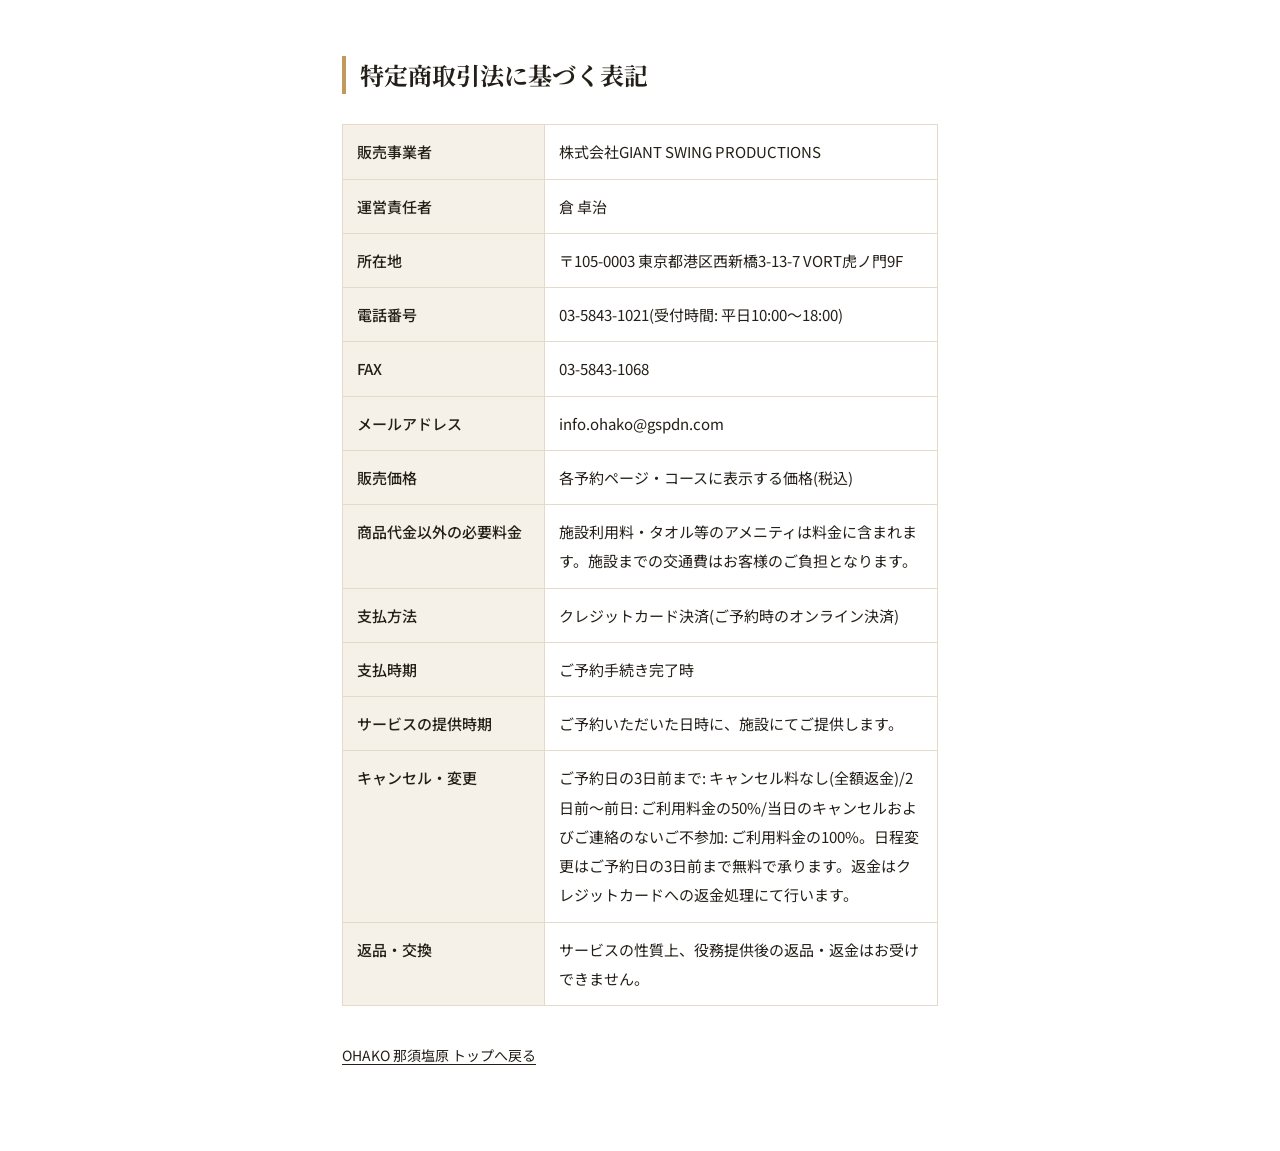
<file: legal.html>
<!DOCTYPE html>
<html lang="ja">
<head>
<meta charset="UTF-8">
<meta name="viewport" content="width=device-width, initial-scale=1.0">
<title>特定商取引法に基づく表記|OHAKO</title>
<meta name="robots" content="noindex">
<link rel="preconnect" href="https://fonts.googleapis.com">
<link rel="preconnect" href="https://fonts.gstatic.com" crossorigin>
<link href="https://fonts.googleapis.com/css2?family=Noto+Sans+JP:wght@400;500;700&family=Noto+Serif+JP:wght@500;600;700&display=swap" rel="stylesheet">
<link rel="stylesheet" href="css/style.css">
</head>
<body>
<!-- 仮ページ: 公開前に法務確認のうえ【 】箇所を確定させること -->
<main class="legal-page">
  <div class="container">
    <h1>特定商取引法に基づく表記</h1>
    <table>
      <tr><th>販売事業者</th><td>株式会社GIANT SWING PRODUCTIONS</td></tr>
      <tr><th>運営責任者</th><td>倉 卓治</td></tr>
      <tr><th>所在地</th><td>〒105-0003 東京都港区西新橋3-13-7 VORT虎ノ門9F</td></tr>
      <tr><th>電話番号</th><td>03-5843-1021(受付時間: 平日10:00〜18:00)</td></tr>
      <tr><th>FAX</th><td>03-5843-1068</td></tr>
      <tr><th>メールアドレス</th><td>info.ohako@gspdn.com</td></tr>
      <tr><th>販売価格</th><td>各予約ページ・コースに表示する価格(税込)</td></tr>
      <tr><th>商品代金以外の必要料金</th><td>施設利用料・タオル等のアメニティは料金に含まれます。施設までの交通費はお客様のご負担となります。</td></tr>
      <tr><th>支払方法</th><td>クレジットカード決済(ご予約時のオンライン決済)</td></tr>
      <tr><th>支払時期</th><td>ご予約手続き完了時</td></tr>
      <tr><th>サービスの提供時期</th><td>ご予約いただいた日時に、施設にてご提供します。</td></tr>
      <tr><th>キャンセル・変更</th><td>ご予約日の3日前まで: キャンセル料なし(全額返金)/2日前〜前日: ご利用料金の50%/当日のキャンセルおよびご連絡のないご不参加: ご利用料金の100%。日程変更はご予約日の3日前まで無料で承ります。返金はクレジットカードへの返金処理にて行います。</td></tr>
      <tr><th>返品・交換</th><td>サービスの性質上、役務提供後の返品・返金はお受けできません。</td></tr>
    </table>
    <a class="backlink" href="index.html">OHAKO 那須塩原 トップへ戻る</a>
  </div>
</main>
</body>
</html>
</file>
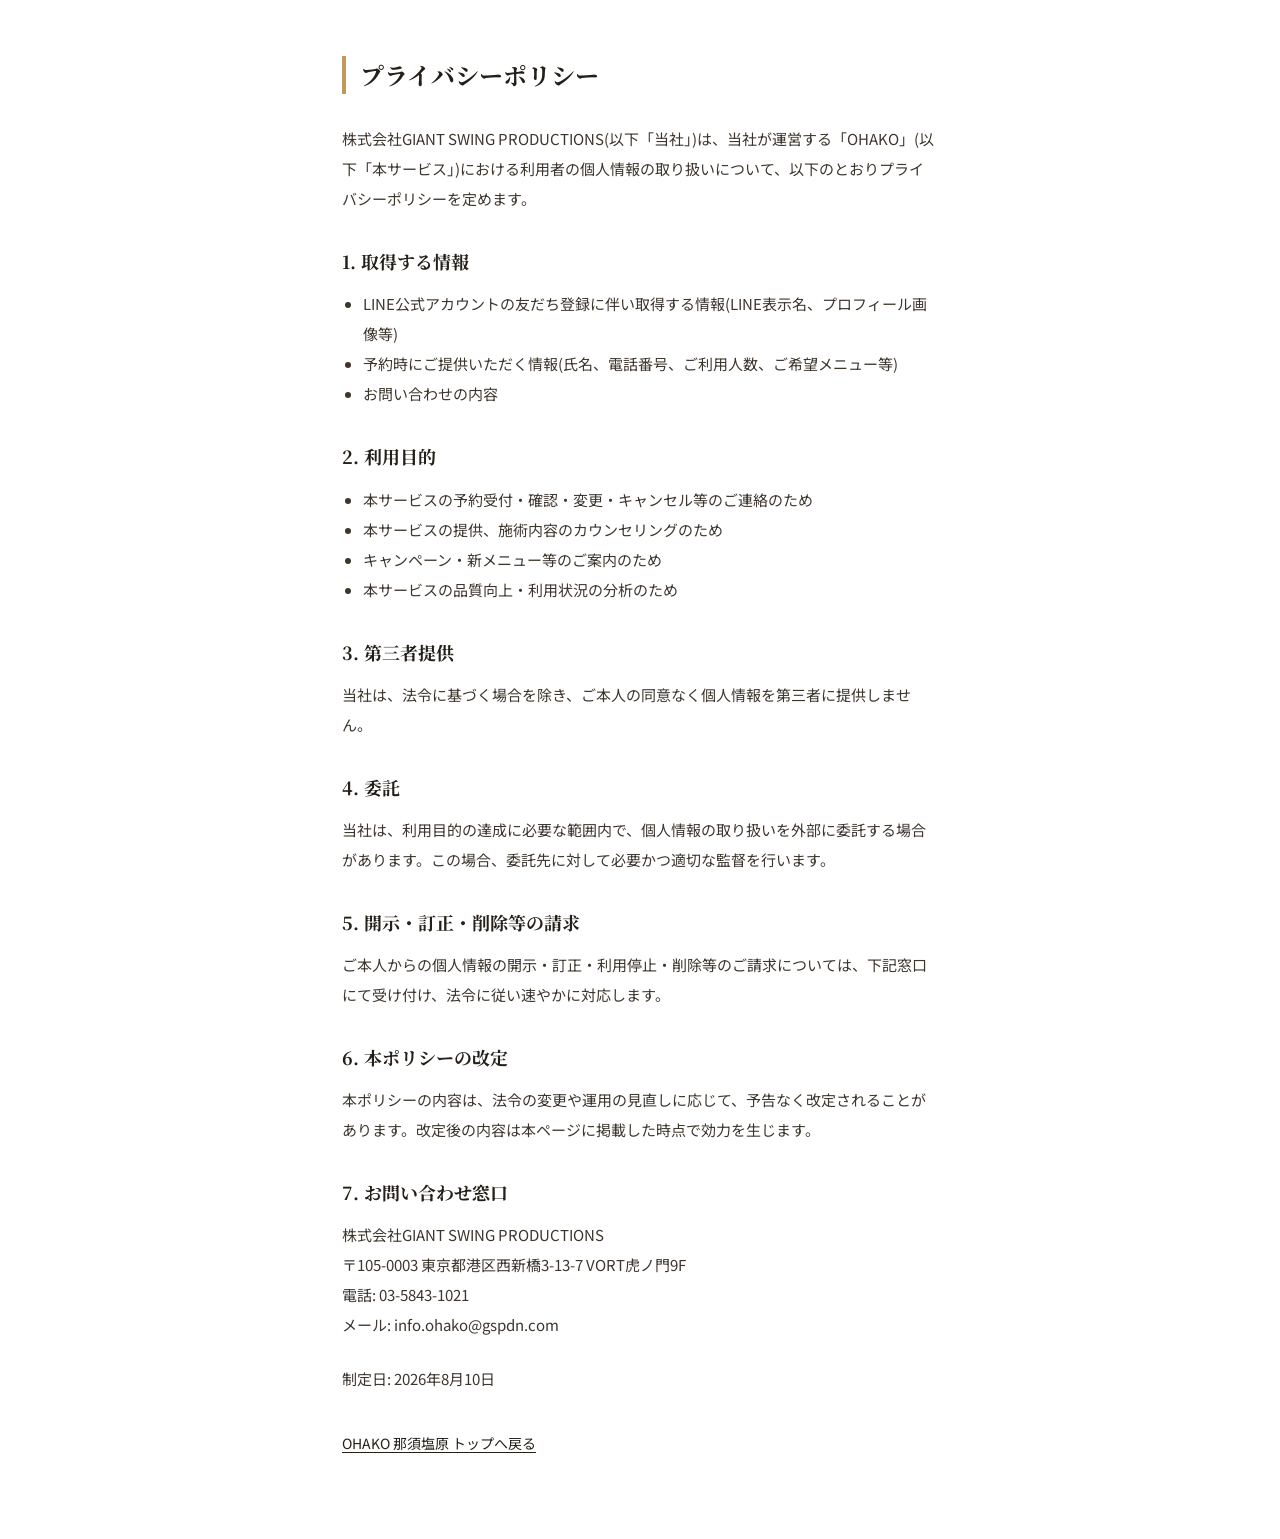
<file: privacy.html>
<!DOCTYPE html>
<html lang="ja">
<head>
<meta charset="UTF-8">
<meta name="viewport" content="width=device-width, initial-scale=1.0">
<title>プライバシーポリシー|OHAKO</title>
<meta name="robots" content="noindex">
<link rel="preconnect" href="https://fonts.googleapis.com">
<link rel="preconnect" href="https://fonts.gstatic.com" crossorigin>
<link href="https://fonts.googleapis.com/css2?family=Noto+Sans+JP:wght@400;500;700&family=Noto+Serif+JP:wght@500;600;700&display=swap" rel="stylesheet">
<link rel="stylesheet" href="css/style.css">
</head>
<body>
<!-- 仮ページ: 公開前に法務確認のうえ【 】箇所を確定させること -->
<main class="legal-page">
  <div class="container">
    <h1>プライバシーポリシー</h1>
    <p>株式会社GIANT SWING PRODUCTIONS(以下「当社」)は、当社が運営する「OHAKO」(以下「本サービス」)における利用者の個人情報の取り扱いについて、以下のとおりプライバシーポリシーを定めます。</p>

    <h2>1. 取得する情報</h2>
    <ul>
      <li>LINE公式アカウントの友だち登録に伴い取得する情報(LINE表示名、プロフィール画像等)</li>
      <li>予約時にご提供いただく情報(氏名、電話番号、ご利用人数、ご希望メニュー等)</li>
      <li>お問い合わせの内容</li>
    </ul>

    <h2>2. 利用目的</h2>
    <ul>
      <li>本サービスの予約受付・確認・変更・キャンセル等のご連絡のため</li>
      <li>本サービスの提供、施術内容のカウンセリングのため</li>
      <li>キャンペーン・新メニュー等のご案内のため</li>
      <li>本サービスの品質向上・利用状況の分析のため</li>
    </ul>

    <h2>3. 第三者提供</h2>
    <p>当社は、法令に基づく場合を除き、ご本人の同意なく個人情報を第三者に提供しません。</p>

    <h2>4. 委託</h2>
    <p>当社は、利用目的の達成に必要な範囲内で、個人情報の取り扱いを外部に委託する場合があります。この場合、委託先に対して必要かつ適切な監督を行います。</p>

    <h2>5. 開示・訂正・削除等の請求</h2>
    <p>ご本人からの個人情報の開示・訂正・利用停止・削除等のご請求については、下記窓口にて受け付け、法令に従い速やかに対応します。</p>

    <h2>6. 本ポリシーの改定</h2>
    <p>本ポリシーの内容は、法令の変更や運用の見直しに応じて、予告なく改定されることがあります。改定後の内容は本ページに掲載した時点で効力を生じます。</p>

    <h2>7. お問い合わせ窓口</h2>
    <p>
      株式会社GIANT SWING PRODUCTIONS<br>
      〒105-0003 東京都港区西新橋3-13-7 VORT虎ノ門9F<br>
      電話: 03-5843-1021<br>
      メール: info.ohako@gspdn.com
    </p>

    <p style="margin-top:24px;">制定日: 2026年8月10日</p>

    <a class="backlink" href="index.html">OHAKO 那須塩原 トップへ戻る</a>
  </div>
</main>
</body>
</html>
</file>
<file: base/css/style.css>
/* ==========================================================
   OHAKO 那須塩原 LINE登録LP
   カラー: 黒(炭)×木×金 / CTAのみLINEグリーン
   方針: 文字大きく・文章短く・一読で分かる
   ========================================================== */
:root {
  --ink: #241f18;
  --ink-weak: #6d6458;
  --dark: #16130e;
  --dark-2: #201b14;
  --cream: #f6f1e8;
  --white: #ffffff;
  --paper: #fbf9f5;
  --gold: #c19a5b;
  --gold-deep: #a87f3f;
  --red: #c2402f;
  --line-green: #06c755;
  --line-green-dark: #05b34c;
  --serif: "Noto Serif JP", serif;
  --sans: "Noto Sans JP", sans-serif;
}

* { margin: 0; padding: 0; box-sizing: border-box; }
html { scroll-behavior: smooth; }
body {
  font-family: var(--sans);
  font-size: 17px;
  line-height: 1.95;
  color: var(--ink);
  background: var(--white);
  -webkit-font-smoothing: antialiased;
  overflow-x: hidden;
}
img { max-width: 100%; display: block; }
a { color: inherit; }
ul, ol { list-style: none; }

.container { max-width: 640px; margin: 0 auto; padding: 0 22px; }
.pc { display: none; }
.sp { display: inline; }

/* ---------- 共通: セクション ---------- */
.sec { padding: 76px 0; background: var(--white); }
.sec--cream { background: var(--cream); }
.sec--dark { background: var(--dark); color: #f1ece3; }

.sec__eyebrow {
  font-size: 12px;
  letter-spacing: 0.28em;
  color: var(--gold-deep);
  margin-bottom: 14px;
  font-weight: 700;
}
.sec__eyebrow--gold { color: var(--gold); }
.sec__title {
  font-family: var(--serif);
  font-size: 28px;
  font-weight: 600;
  line-height: 1.55;
  letter-spacing: 0.03em;
  margin-bottom: 22px;
}
.sec--dark .sec__title { color: #f6f0e5; }
.sec__body { margin-bottom: 30px; font-size: 17px; }
.sec--dark .sec__body { color: #ddd6c9; }

/* ---------- 共通: CTA ---------- */
.cta { text-align: center; margin-top: 36px; }
.btn-line {
  display: block;
  max-width: 420px;
  margin: 0 auto;
  background: var(--line-green);
  color: #fff;
  text-decoration: none;
  font-weight: 700;
  font-size: 18px;
  letter-spacing: 0.05em;
  padding: 19px 20px;
  border-radius: 999px;
  position: relative;
  box-shadow: 0 10px 26px rgba(6, 199, 85, 0.32);
  transition: transform 0.2s ease, background 0.2s ease;
}
.btn-line::after {
  content: "";
  position: absolute;
  right: 24px;
  top: 50%;
  width: 9px;
  height: 9px;
  border-top: 2.5px solid #fff;
  border-right: 2.5px solid #fff;
  transform: translateY(-50%) rotate(45deg);
}
.btn-line:hover { background: var(--line-green-dark); transform: translateY(-2px); }
.btn-line--lg { font-size: 19px; padding: 21px 22px; }
.cta__note { font-size: 13.5px; color: var(--ink-weak); margin-top: 12px; letter-spacing: 0.04em; }
.cta__note--light { color: #beb6a7; }

/* ---------- 共通: reveal ---------- */
.reveal { opacity: 0; transform: translateY(26px); transition: opacity 0.9s ease, transform 0.9s ease; }
.reveal.is-visible { opacity: 1; transform: none; }

/* ---------- Sec.1 FV ---------- */
.fv { position: relative; min-height: 94svh; display: flex; align-items: flex-end; color: #fff; }
.fv__bg { position: absolute; inset: 0; overflow: hidden; }
.fv__img { width: 100%; height: 100%; object-fit: cover; }
.fv__bg::after {
  content: "";
  position: absolute; inset: 0;
  background: linear-gradient(180deg, rgba(12, 10, 7, 0.30) 0%, rgba(12, 10, 7, 0.48) 45%, rgba(12, 10, 7, 0.90) 100%);
}
.fv__inner { position: relative; z-index: 1; width: 100%; max-width: 640px; margin: 0 auto; padding: 96px 22px 44px; }
.fv__area {
  font-size: 13px;
  letter-spacing: 0.24em;
  color: var(--gold);
  border: 1px solid rgba(193, 154, 91, 0.6);
  display: inline-block;
  padding: 7px 14px;
  margin-bottom: 22px;
}
.fv__catch {
  font-family: var(--serif);
  font-size: 40px;
  font-weight: 600;
  line-height: 1.5;
  letter-spacing: 0.02em;
  margin-bottom: 16px;
  text-shadow: 0 2px 24px rgba(0, 0, 0, 0.5);
}
.fv__catch em { font-style: normal; color: var(--gold); font-size: 1.15em; }
.fv__badge {
  display: flex;
  flex-direction: column;
  align-items: center;
  gap: 2px;
  border: 1px solid rgba(255, 255, 255, 0.35);
  background: rgba(10, 8, 5, 0.55);
  backdrop-filter: blur(4px);
  padding: 18px 18px 14px;
  margin: 26px 0 6px;
  text-align: center;
}
.fv__badge-inc { font-size: 18px; font-weight: 700; color: #f2ede3; letter-spacing: 0.04em; }
.fv__badge-inc em { font-style: normal; color: var(--gold); }
.fv__badge-now { font-family: var(--serif); font-size: 19px; color: #fff; }
.fv__badge-now em { font-style: normal; font-size: 2.1em; color: var(--gold); font-weight: 700; letter-spacing: 0.02em; }
.fv__small { font-size: 12.5px; color: #c2b9aa; text-align: center; margin-top: 14px; letter-spacing: 0.04em; }
.fv .cta__note { color: #d8d1c4; }

/* ---------- Sec.2 共感 ---------- */
.empathy { text-align: center; background: var(--dark) url("../img/texture-dark.jpg") center / cover no-repeat; background-blend-mode: soft-light; }
.empathy__price { font-family: var(--serif); font-size: 19px; color: #ddd5c6; letter-spacing: 0.04em; line-height: 2; margin-bottom: 28px; }
.empathy__voice { font-family: var(--serif); font-size: 26px; color: var(--gold); margin-bottom: 22px; line-height: 1.7; }
.empathy__body { color: #d5cdbf; font-size: 17px; }

/* ---------- Sec.3 OHAKOとは ---------- */
.whatis__photo { margin: 0 0 28px; }
.whatis__photo img { width: 100%; }
.value { display: grid; gap: 20px; margin-top: 38px; }
.value__card { background: var(--paper); border: 1px solid #e8e0d2; }
.value__card > img { width: 100%; aspect-ratio: 16 / 8.5; object-fit: cover; }
.value__card h3 {
  font-family: var(--serif);
  font-size: 21px;
  font-weight: 600;
  line-height: 1.55;
  padding: 20px 22px 8px;
}
.value__card h3 span { display: block; font-family: var(--sans); font-size: 11.5px; letter-spacing: 0.26em; color: var(--gold-deep); margin-bottom: 8px; }
.value__card ul { padding: 0 22px 22px; }
.value__card li { border-bottom: 1px dashed #ddd3c2; padding: 10px 0 10px 18px; font-size: 16px; position: relative; }
.value__card li::before { content: ""; position: absolute; left: 0; top: 1.1em; width: 8px; height: 2px; background: var(--gold-deep); }
.value__card li:last-child { border-bottom: none; }
.value__card .value__note { color: var(--red); font-size: 14px; }
.whatis__punch { margin-top: 32px; text-align: center; font-family: var(--serif); font-size: 22px; line-height: 1.75; }
.whatis__punch strong { color: var(--red); font-size: 1.15em; }

/* ---------- Sec.4 相場比較 ---------- */
.compare .sec__title { text-align: center; }
.compare .sec__eyebrow { text-align: center; }
.compare__table {
  width: 100%;
  border-collapse: collapse;
  background: var(--white);
  box-shadow: 0 8px 30px rgba(60, 47, 24, 0.08);
  font-size: 16px;
}
.compare__table td { padding: 15px 16px; text-align: left; border-bottom: 1px solid #eee5d6; line-height: 1.6; }
.compare__table td:last-child { text-align: right; white-space: nowrap; font-weight: 500; }
.compare__table tfoot td { border-bottom: none; background: var(--dark); color: #fff; font-family: var(--serif); font-size: 17px; padding: 18px 16px; }
.compare__table tfoot em { font-style: normal; color: var(--gold); font-size: 1.25em; }
.compare__answer { text-align: center; margin-top: 36px; font-family: var(--serif); font-size: 19px; line-height: 1.8; }
.compare__price { margin-top: 4px; font-size: 22px; }
.compare__price em { font-style: normal; color: var(--red); font-size: 2.2em; font-weight: 700; letter-spacing: 0.02em; }

/* ---------- Sec.5 マシン ---------- */
.machines .container { max-width: 960px; }
.machines .sec__title, .machines .sec__eyebrow { text-align: center; }
.machines__grid { display: grid; gap: 22px; margin-top: 38px; }
.machine { background: var(--white); border: 1px solid #e9e1d3; padding: 24px 24px 26px; box-shadow: 0 6px 24px rgba(60, 47, 24, 0.06); }
.machine__photo { background: #fff; border: 1px solid #f0e9dc; margin-bottom: 18px; aspect-ratio: 4 / 3; display: flex; align-items: center; justify-content: center; overflow: hidden; }
.machine__photo img { width: 100%; height: 100%; object-fit: contain; }
.machine h3 { font-family: var(--serif); font-size: 22px; font-weight: 600; margin-bottom: 6px; }
.machine__intro { display: inline-block; font-size: 13.5px; letter-spacing: 0.06em; color: var(--gold-deep); border: 1px solid var(--gold); padding: 3px 12px; margin-bottom: 14px; }
.machine__desc { font-size: 16.5px; line-height: 1.85; margin-bottom: 14px; }
.machine__market { font-size: 14.5px; color: var(--red); font-weight: 500; border-top: 1px dashed #ded4c2; padding-top: 12px; }
.machines__closing { text-align: center; margin-top: 36px; font-family: var(--serif); font-size: 18px; }

/* ---------- Sec.6 空間 ---------- */
.space { padding-top: 0; }
.space__hero { margin-bottom: 60px; }
.space__hero img { width: 100%; max-height: 560px; object-fit: cover; }
.space .container { max-width: 960px; }
.space .sec__eyebrow, .space .sec__title, .space .sec__body { text-align: center; }
.space__gallery { display: grid; grid-template-columns: repeat(2, 1fr); gap: 10px; margin: 38px 0 50px; }
.space__gallery figure { position: relative; }
.space__gallery img { width: 100%; aspect-ratio: 4 / 3; object-fit: cover; }
.space__gallery figcaption {
  position: absolute; left: 0; bottom: 0;
  font-size: 12px; letter-spacing: 0.1em;
  background: rgba(12, 10, 6, 0.75); color: #ece3d2;
  padding: 5px 12px;
}
.timeline { max-width: 640px; margin: 0 auto; background: var(--dark-2); border: 1px solid #352c20; padding: 30px 26px; }
.timeline__title { font-family: var(--serif); font-size: 20px; color: var(--gold); text-align: center; margin-bottom: 22px; }
.timeline dl div { display: flex; gap: 18px; padding: 12px 0; border-bottom: 1px dashed #3a3125; }
.timeline dl div:last-of-type { border-bottom: none; }
.timeline dt { font-family: var(--serif); color: var(--gold); min-width: 52px; text-align: right; font-size: 17px; }
.timeline dd { font-size: 16.5px; color: #eae3d4; }
.timeline__note { font-size: 14px; color: #b9b09e; margin-top: 18px; line-height: 1.9; }

/* ---------- Sec.7 理由 ---------- */
.reasons { text-align: center; }
.reasons__list { display: grid; gap: 18px; margin: 36px 0; text-align: left; }
.reasons__list li { background: var(--white); border: 1px solid #e8e0d2; padding: 26px 24px; }
.reasons__num { font-family: var(--serif); font-size: 32px; color: var(--gold); line-height: 1; display: block; margin-bottom: 12px; }
.reasons__list h3 { font-family: var(--serif); font-size: 20px; font-weight: 600; margin-bottom: 8px; line-height: 1.6; }
.reasons__list p { font-size: 16px; line-height: 1.9; color: #4c443a; }
.reasons__punch { text-align: center; font-family: var(--serif); font-size: 20px; line-height: 1.9; }
.reasons__punch strong { color: var(--red); }

/* ---------- Sec.8 こんな方に ---------- */
.recommend__wrap { display: grid; gap: 30px; }
.recommend__photo img { width: 100%; aspect-ratio: 4 / 3; object-fit: cover; }
.recommend__list { margin-bottom: 26px; }
.recommend__list li { padding: 14px 0 14px 34px; border-bottom: 1px solid #ece5d8; position: relative; font-size: 17px; font-weight: 500; }
.recommend__list li::before {
  content: ""; position: absolute; left: 4px; top: 1.45em;
  width: 13px; height: 7px; border-left: 2.5px solid var(--gold-deep); border-bottom: 2.5px solid var(--gold-deep);
  transform: rotate(-45deg);
}
.recommend__note {
  background: var(--dark);
  border: 1.5px solid var(--gold);
  text-align: center;
  padding: 24px 18px 26px;
  box-shadow: 0 10px 30px rgba(36, 28, 15, 0.18);
}
.recommend__note-sub { font-size: 15px; color: #d8d1c4; letter-spacing: 0.05em; margin-bottom: 8px; }
.recommend__note-main { font-family: var(--serif); font-size: 24px; font-weight: 600; color: #fff; line-height: 1.55; }
.recommend__note-main em { font-style: normal; color: var(--gold); font-weight: 700; font-size: 1.9em; letter-spacing: 0.02em; }
.recommend__note-foot { font-size: 11.5px; color: #b8b0a2; margin-top: 8px; letter-spacing: 0.03em; }

/* ---------- Sec.9 料金 ---------- */
.pricing .sec__eyebrow, .pricing .sec__title, .pricing .sec__body { text-align: center; }
.pricing__tablewrap { overflow-x: auto; }
.pricing__table { width: 100%; border-collapse: collapse; background: var(--white); color: var(--ink); font-size: 14.5px; }
.pricing__table th, .pricing__table td { padding: 15px 10px; border-bottom: 1px solid #eee5d6; text-align: center; }
.pricing__table td:first-child { text-align: left; font-weight: 700; font-size: 15.5px; line-height: 1.5; }
.pricing__table td:first-child span { display: block; font-size: 12px; color: var(--ink-weak); font-weight: 400; margin-top: 3px; }
.pricing__table thead th { background: var(--gold-deep); color: #fff; font-size: 13.5px; letter-spacing: 0.1em; font-weight: 500; }
.pricing__table .was { color: var(--ink-weak); text-decoration: line-through; white-space: nowrap; font-size: 13.5px; }
.pricing__table .now { color: var(--red); font-family: var(--serif); font-weight: 700; font-size: 19px; white-space: nowrap; }
.pricing__table .p-main { display: block; color: var(--red); font-family: var(--serif); font-weight: 700; font-size: 18px; white-space: nowrap; line-height: 1.4; }
.pricing__table .p-sub { display: block; color: var(--ink-weak); font-size: 11.5px; white-space: nowrap; margin-top: 2px; }
.pricing__member { text-align: center; font-size: 15px; color: #d6cec0; margin-top: 24px; line-height: 2; }

/* ---------- Sec.10 流れ ---------- */
.flow .sec__eyebrow, .flow .sec__title { text-align: center; }
.flow__steps { display: grid; gap: 16px; margin-top: 34px; }
.flow__steps li { border: 1px solid #e8e0d2; background: var(--paper); padding: 24px; display: grid; grid-template-columns: 52px 1fr; grid-template-rows: auto auto; column-gap: 18px; align-items: center; }
.flow__num {
  grid-row: 1 / 3;
  width: 52px; height: 52px; border-radius: 50%;
  background: var(--dark); color: var(--gold);
  font-family: var(--serif); font-size: 23px;
  display: flex; align-items: center; justify-content: center;
}
.flow__steps h3 { font-family: var(--serif); font-size: 19px; font-weight: 600; line-height: 1.5; }
.flow__steps p { grid-column: 2; font-size: 15px; color: #5b5346; line-height: 1.8; }

/* ---------- Sec.11 アクセス ---------- */
.access__wrap { display: grid; gap: 28px; }
.access__photo img { width: 100%; object-fit: cover; }
.access__address { font-family: var(--serif); font-size: 17.5px; margin-bottom: 14px; color: var(--ink); border-left: 3px solid var(--gold); padding-left: 14px; }

/* ---------- Sec.12 運営 ---------- */
.company { text-align: center; }
.company__info { font-size: 14px; color: var(--ink-weak); line-height: 2; border-top: 1px solid #ece5d8; max-width: 440px; margin: 28px auto 0; padding-top: 20px; }

/* ---------- Sec.13 FAQ ---------- */
.faq .sec__eyebrow, .faq .sec__title { text-align: center; }
.faq__item { background: var(--white); border: 1px solid #e8e0d2; margin-bottom: 13px; }
.faq__item summary {
  list-style: none; cursor: pointer;
  font-weight: 700; font-size: 16.5px;
  padding: 18px 48px 18px 20px;
  position: relative; line-height: 1.65;
}
.faq__item summary::-webkit-details-marker { display: none; }
.faq__item summary::before { content: "Q."; color: var(--gold-deep); font-family: var(--serif); margin-right: 10px; }
.faq__item summary::after {
  content: ""; position: absolute; right: 20px; top: 50%;
  width: 11px; height: 11px; margin-top: -8px;
  border-right: 2.5px solid var(--gold-deep); border-bottom: 2.5px solid var(--gold-deep);
  transform: rotate(45deg); transition: transform 0.25s ease;
}
.faq__item[open] summary::after { transform: rotate(225deg); margin-top: -2px; }
.faq__item p { padding: 0 20px 20px; font-size: 15.5px; line-height: 1.95; color: #4c443a; }

/* ---------- Sec.14 最終CTA ---------- */
.closing { position: relative; color: #fff; padding: 100px 0; overflow: hidden; }
.closing__bg { position: absolute; inset: 0; }
.closing__bg img { width: 100%; height: 100%; object-fit: cover; }
.closing__bg::after { content: ""; position: absolute; inset: 0; background: rgba(12, 9, 5, 0.8); }
.closing__inner { position: relative; z-index: 1; text-align: center; }
.closing__title { font-family: var(--serif); font-size: 30px; font-weight: 600; line-height: 1.65; margin-bottom: 18px; }
.closing__body { font-size: 16.5px; color: #ddd6c9; margin-bottom: 26px; }
.closing__lead { font-family: var(--serif); font-size: 19px; color: var(--gold); margin-bottom: 8px; line-height: 1.9; }

/* ---------- フッター ---------- */
.footer { background: #0e0c08; color: #a29a8c; text-align: center; padding: 46px 0 128px; font-size: 13px; }
.footer__brand { font-family: var(--serif); color: #e5ddcd; font-size: 16px; letter-spacing: 0.14em; margin-bottom: 14px; }
.footer__company { line-height: 2; margin-bottom: 18px; }
.footer__links { display: flex; justify-content: center; gap: 20px; margin-bottom: 18px; flex-wrap: wrap; }
.footer__links a { color: #c8c0b1; text-decoration: underline; text-underline-offset: 3px; }
.footer__copy { font-size: 11.5px; color: #6d6557; }

/* ---------- 追従CTAバー ---------- */
.stickybar {
  position: fixed; left: 0; right: 0; bottom: 0; z-index: 50;
  display: flex; align-items: center; justify-content: space-between; gap: 12px;
  background: rgba(14, 12, 8, 0.93); backdrop-filter: blur(8px);
  padding: 11px 16px calc(11px + env(safe-area-inset-bottom));
  transform: translateY(110%); transition: transform 0.35s ease;
}
.stickybar.is-shown { transform: none; }
/* テキストは縮んでよい(min-width:0)、ボタンは絶対に縮まない(flex-shrink:0) */
.stickybar__text { color: #ece5d6; font-size: 13px; white-space: nowrap; letter-spacing: 0.02em; line-height: 1.2; min-width: 0; overflow: hidden; }
.stickybar__label { display: block; font-size: 11px; color: #b9b0a1; margin-bottom: 2px; }
.stickybar__text em { font-style: normal; font-family: var(--serif); color: var(--gold); font-size: 1.55em; font-weight: 700; }
.stickybar__btn {
  flex-shrink: 0;
  background: var(--line-green); color: #fff; text-decoration: none;
  font-size: 15px; font-weight: 700; letter-spacing: 0.03em;
  padding: 13px 22px; border-radius: 999px; white-space: nowrap;
  box-shadow: 0 6px 18px rgba(6, 199, 85, 0.35);
}
@media (min-width: 768px) {
  .stickybar__text { font-size: 15px; }
  .stickybar__label { display: inline; font-size: 13px; margin: 0 8px 0 0; }
}

/* ---------- プライバシー/特商法 下層ページ ---------- */
.legal-page { padding: 56px 0 80px; }
.legal-page h1 { font-family: var(--serif); font-size: 24px; margin-bottom: 30px; border-left: 4px solid var(--gold); padding-left: 14px; line-height: 1.6; }
.legal-page h2 { font-family: var(--serif); font-size: 18px; margin: 30px 0 10px; }
.legal-page p, .legal-page li { font-size: 15px; line-height: 2; color: #3d362d; }
.legal-page ul { padding-left: 1.2em; }
.legal-page ul li { list-style: disc; }
.legal-page table { width: 100%; border-collapse: collapse; font-size: 15px; margin-top: 8px; }
.legal-page th, .legal-page td { border: 1px solid #e3daca; padding: 12px 14px; text-align: left; vertical-align: top; }
.legal-page th { background: var(--cream); font-weight: 500; white-space: nowrap; width: 34%; }
.legal-page .placeholder { color: var(--red); font-weight: 700; }
.legal-page .backlink { display: inline-block; margin-top: 36px; font-size: 14px; text-decoration: underline; text-underline-offset: 3px; }

/* ==========================================================
   タブレット・PC
   ========================================================== */
@media (min-width: 768px) {
  body { font-size: 17.5px; }
  .pc { display: inline; }
  .sp { display: none; }
  .sec { padding: 110px 0; }
  .sec__title { font-size: 36px; }
  .sec__body { font-size: 18px; }

  .fv { align-items: center; }
  .fv__inner { max-width: 1040px; padding: 120px 40px 80px; }
  .fv__catch { font-size: 58px; }
  .fv__badge { flex-direction: row; gap: 26px; padding: 18px 32px; justify-content: center; max-width: 620px; }
  .fv__badge-inc { font-size: 20px; }
  .fv .cta { text-align: left; max-width: 420px; }
  .fv__small { text-align: left; margin-left: 4px; max-width: 620px; }

  .empathy__voice { font-size: 32px; }
  .value { grid-template-columns: 1fr 1fr; gap: 26px; }
  .compare__table { font-size: 17.5px; }
  .compare__table td { padding: 17px 20px; }
  .machines__grid { grid-template-columns: 1fr 1fr; gap: 28px; }
  .space__gallery { grid-template-columns: repeat(3, 1fr); }
  .reasons__list { grid-template-columns: repeat(3, 1fr); }
  .recommend__wrap { grid-template-columns: 0.9fr 1.1fr; align-items: center; gap: 48px; }
  .access__wrap { grid-template-columns: 1.1fr 0.9fr; align-items: center; gap: 48px; }
  .flow__steps { grid-template-columns: repeat(3, 1fr); }
  .flow__steps li { display: block; text-align: center; padding: 32px 24px; }
  .flow__num { margin: 0 auto 16px; }
  .flow__steps p { grid-column: auto; }
  .pricing__table { font-size: 16px; }
  .pricing__table td:first-child { font-size: 17px; }
  .pricing__table td:first-child span { font-size: 13px; }
  .pricing__table .now { font-size: 21px; }
  .closing__title { font-size: 40px; }
  .stickybar { justify-content: center; gap: 28px; }
}

/* ==========================================================
   完全セルフ型版 追加スタイル
   ========================================================== */

/* ---------- FV: 手に入るもの ---------- */
.fv__gets { display: grid; gap: 7px; margin: 16px 0 20px; }
.fv__gets li {
  position: relative;
  padding: 9px 12px 9px 32px;
  background: rgba(10,8,5,.62);
  border-left: 3px solid var(--gold);
  border-radius: 0 5px 5px 0;
  font-size: 14.5px;
  font-weight: 700;
  line-height: 1.6;
  color: #f4efe5;
}
.fv__gets li::before {
  content: "";
  position: absolute;
  left: 13px; top: 15px;
  width: 6px; height: 11px;
  border-right: 2px solid var(--gold);
  border-bottom: 2px solid var(--gold);
  transform: rotate(42deg);
}
.fv__gets em { font-style: normal; color: var(--gold); }

/* ---------- 相場比較の一律注記 ---------- */
.compare__flat { font-size: 13.5px; font-weight: 700; color: var(--gold-deep); margin-top: 4px; }

/* ---------- 導入機器（詳細カード） ---------- */
.mc {
  background: var(--white);
  border: 1px solid #e3dbcd;
  border-radius: 12px;
  overflow: hidden;
  margin-bottom: 18px;
}
.mc__photo { background: var(--cream); }
.mc__photo img { width: 100%; height: auto; aspect-ratio: 4 / 3; object-fit: cover; display: block; }
.mc__photo img[src*="machine-"] { object-fit: contain; padding: 22px; }
.mc__body { padding: 22px 20px 24px; }
.mc__tag {
  display: inline-block;
  font-size: 11px;
  font-weight: 700;
  letter-spacing: .16em;
  color: #fff;
  background: var(--gold-deep);
  padding: 5px 11px;
  border-radius: 3px;
  margin-bottom: 12px;
}
.mc__name { font-family: var(--serif); font-size: 25px; font-weight: 600; line-height: 1.4; margin-bottom: 8px; }
.mc__catch {
  font-family: var(--serif);
  font-size: 19px;
  font-weight: 600;
  color: var(--gold-deep);
  line-height: 1.5;
  margin-bottom: 14px;
}
.mc__desc { font-size: 14.5px; line-height: 1.95; margin-bottom: 14px; }
.mc__desc strong { color: var(--ink); background: linear-gradient(transparent 62%, rgba(193,154,91,.35) 62%); }
.mc__parts { display: flex; flex-wrap: wrap; gap: 7px; margin-bottom: 14px; }
.mc__parts li {
  font-size: 13px;
  font-weight: 700;
  padding: 6px 13px;
  border: 1px solid var(--gold);
  border-radius: 999px;
  color: var(--gold-deep);
}
.mc__spec {
  font-size: 12.5px;
  line-height: 1.8;
  color: var(--ink-weak);
  background: var(--cream);
  border-left: 3px solid #d9cdb6;
  padding: 11px 13px;
  border-radius: 0 5px 5px 0;
  margin-bottom: 12px;
}
.mc__market { font-size: 14px; font-weight: 700; color: var(--red); }

/* ---------- 美容機器 × サウナ の流れ ---------- */
.cycle__list { display: grid; gap: 9px; margin: 26px 0 22px; }
.cycle__list li {
  display: flex;
  align-items: center;
  gap: 12px;
  padding: 14px 16px;
  background: rgba(255,255,255,.05);
  border: 1px solid rgba(193,154,91,.28);
  border-radius: 8px;
}
.cycle__no {
  flex: 0 0 auto;
  width: 27px; height: 27px; line-height: 27px;
  border-radius: 50%;
  background: var(--gold-deep);
  color: #fff;
  font-size: 13px;
  font-weight: 700;
  text-align: center;
}
.cycle__act {
  font-family: var(--serif);
  font-size: 18px;
  font-weight: 600;
  color: var(--gold);
  flex: 0 0 26%;
  line-height: 1.4;
}
.cycle__how { font-size: 13.5px; line-height: 1.7; color: #ddd5c8; }
.cycle__repeat {
  border: 1px dashed rgba(193,154,91,.55);
  border-radius: 8px;
  padding: 20px 18px;
  margin-bottom: 22px;
  text-align: center;
}
.cycle__repeat p { font-size: 15px; line-height: 2; color: #ddd5c8; }
.cycle__punch { font-size: 16px; line-height: 1.9; text-align: center; }
.cycle__punch strong { display: block; margin-top: 6px; font-family: var(--serif); font-size: 1.4em; color: var(--gold); }

/* ---------- 一律料金 ---------- */
.price-flat {
  border: 2px solid var(--gold);
  border-radius: 10px;
  background: rgba(193,154,91,.12);
  padding: 26px 18px 24px;
  text-align: center;
  margin-bottom: 22px;
}
.price-flat__label { font-size: 14px; font-weight: 700; color: var(--gold); letter-spacing: .04em; margin-bottom: 12px; }
.price-flat__main { font-family: var(--serif); font-size: 22px; font-weight: 600; color: #fff; line-height: 1.25; white-space: nowrap; }
.price-flat__main em { font-style: normal; color: var(--gold); font-size: 2.3em; font-weight: 700; vertical-align: -4px; }
.price-flat__main span { font-size: .85em; }
.price-flat__note { font-size: 13.5px; line-height: 1.85; color: #ddd5c8; margin-top: 12px; }
.price-flat__inctitle { font-size: 13.5px; font-weight: 700; text-align: center; color: var(--gold); margin-bottom: 12px; }
.price-flat__inc { display: flex; flex-wrap: wrap; justify-content: center; gap: 8px; margin-bottom: 18px; }
.price-flat__inc li {
  font-size: 13.5px; font-weight: 700;
  padding: 8px 14px; border: 1px solid rgba(193,154,91,.5);
  border-radius: 999px; color: #f6efe3;
}

@media (min-width: 768px) {
  .fv__gets { grid-template-columns: repeat(2, 1fr); gap: 9px; }
  .fv__gets li { font-size: 15.5px; }
  .mc { display: grid; grid-template-columns: 40% 1fr; align-items: start; }
  .mc__photo { height: 100%; }
  .mc__photo img { height: 100%; aspect-ratio: auto; min-height: 260px; }
  .mc__photo img[src*="machine-"] { padding: 30px; }
  .mc__name { font-size: 28px; }
  .mc__catch { font-size: 21px; }
  .cycle__list { grid-template-columns: repeat(2, 1fr); }
  .price-flat { padding: 34px 26px 32px; }
  .price-flat__main { font-size: 26px; }
  .price-flat__inc li { font-size: 15px; padding: 9px 18px; }
}
/* FVキャッチ: 1行6文字前後に収める */
.fv__catch { font-size: 34px; letter-spacing: 0; }
@media (min-width: 768px) { .fv__catch { font-size: 52px; } }

/* ---------- FV: ベネフィット一行 ---------- */
.fv__benefit {
  font-family: var(--serif);
  font-size: 18px;
  font-weight: 600;
  line-height: 1.7;
  color: var(--gold);
  margin: 14px 0 16px;
  text-shadow: 0 2px 18px rgba(0,0,0,.5);
}

/* ---------- 何が手に入るのか ---------- */
.gets__grid { display: grid; gap: 14px; margin: 30px 0 26px; }
.get {
  background: var(--white);
  border: 1px solid #e3dbcd;
  border-radius: 10px;
  padding: 22px 20px 24px;
}
.get__when {
  display: inline-block;
  font-size: 12px;
  font-weight: 700;
  letter-spacing: .1em;
  color: #fff;
  background: var(--gold-deep);
  padding: 5px 12px;
  border-radius: 3px;
  margin-bottom: 12px;
}
.get__what { font-family: var(--serif); font-size: 24px; font-weight: 600; line-height: 1.45; margin-bottom: 10px; }
.get__desc { font-size: 14.5px; line-height: 1.95; color: var(--ink-weak); }

.gets__punch {
  background: var(--dark);
  color: #fff;
  border-radius: 10px;
  padding: 30px 20px 32px;
  text-align: center;
}
.gets__punch-1 { font-size: 16px; line-height: 1.95; margin-bottom: 16px; }
.gets__punch-2 { font-family: var(--serif); font-size: 22px; font-weight: 600; line-height: 1.4; }
.gets__punch-2 em { font-style: normal; color: var(--gold); font-size: 1.5em; font-weight: 700; vertical-align: -2px; }

@media (min-width: 768px) {
  .fv__benefit { font-size: 24px; }
  .gets__grid { grid-template-columns: repeat(2, 1fr); gap: 18px; }
  .get__what { font-size: 26px; }
  .gets__punch { padding: 42px 30px 44px; }
  .gets__punch-1 { font-size: 19px; }
  .gets__punch-2 { font-size: 27px; }
}

/* ---------- 機器カード: 使った結果どうなるか ---------- */
.mc__result {
  background: var(--dark);
  border-radius: 8px;
  padding: 18px 18px 20px;
  margin-bottom: 14px;
}
.mc__result-ttl {
  font-size: 12.5px;
  font-weight: 700;
  letter-spacing: .1em;
  color: var(--gold);
  margin-bottom: 12px;
}
.mc__result ul { display: grid; gap: 10px; }
.mc__result li {
  position: relative;
  padding-left: 24px;
  font-size: 14.5px;
  line-height: 1.8;
  color: #ddd5c8;
}
.mc__result li::before {
  content: "";
  position: absolute;
  left: 2px; top: 8px;
  width: 7px; height: 12px;
  border-right: 2px solid var(--gold);
  border-bottom: 2px solid var(--gold);
  transform: rotate(42deg);
}
.mc__result strong { color: #fff; font-weight: 700; }

@media (min-width: 768px) {
  .mc__result { padding: 22px 22px 24px; }
  .mc__result li { font-size: 15.5px; }
}

/* ---------- 施設一覧（複数拠点） ---------- */
.access__photo--wide { border-radius: 10px; overflow: hidden; margin-bottom: 26px; }
.access__photo--wide img { width: 100%; height: auto; aspect-ratio: 16 / 9; object-fit: cover; display: block; }
.shop__list { display: grid; gap: 12px; margin-bottom: 18px; }
.shop {
  background: var(--white);
  border: 1px solid #e3dbcd;
  border-left: 4px solid var(--gold);
  border-radius: 0 8px 8px 0;
  padding: 18px 20px;
}
.shop__pref {
  font-size: 11.5px;
  font-weight: 700;
  letter-spacing: .12em;
  color: var(--gold-deep);
  margin-bottom: 6px;
}
.shop__name { font-family: var(--serif); font-size: 22px; font-weight: 600; line-height: 1.4; margin-bottom: 6px; }
.shop__address { font-size: 14px; line-height: 1.8; color: var(--ink-weak); }
.shop__note { font-size: 13.5px; line-height: 1.85; color: var(--ink-weak); text-align: center; }

@media (min-width: 768px) {
  .shop__list { grid-template-columns: repeat(3, 1fr); gap: 16px; }
  .shop__name { font-size: 23px; }
}
/* 機器カード: メニュー種別ラベル */
.mc__sub {
  display: inline-block;
  font-size: 12.5px;
  font-weight: 700;
  letter-spacing: .06em;
  color: var(--gold-deep);
  background: rgba(193,154,91,.16);
  border-radius: 3px;
  padding: 4px 11px;
  margin-bottom: 10px;
}

/* ---------- 施設一覧: 地図つきカード ---------- */
.shop { padding: 0; overflow: hidden; border-radius: 0 10px 10px 0; }
.shop__map { position: relative; width: 100%; aspect-ratio: 16 / 10; background: #e8e2d6; }
.shop__map iframe { position: absolute; inset: 0; width: 100%; height: 100%; border: 0; display: block; }
.shop__body { padding: 18px 20px 20px; }
.shop__link {
  display: inline-block;
  margin-top: 12px;
  font-size: 13.5px;
  font-weight: 700;
  color: var(--gold-deep);
  text-decoration: underline;
  text-underline-offset: 3px;
}
.shop__link::after { content: " \2197"; }
@media (min-width: 768px) {
  .shop__map { aspect-ratio: 4 / 3; }
}
</file>
<file: css/style.css>
/* ==========================================================
   OHAKO 那須塩原 LINE登録LP
   カラー: 黒(炭)×木×金 / CTAのみLINEグリーン
   方針: 文字大きく・文章短く・一読で分かる
   ========================================================== */
:root {
  --ink: #241f18;
  --ink-weak: #6d6458;
  --dark: #16130e;
  --dark-2: #201b14;
  --cream: #f6f1e8;
  --white: #ffffff;
  --paper: #fbf9f5;
  --gold: #c19a5b;
  --gold-deep: #a87f3f;
  --red: #c2402f;
  --line-green: #06c755;
  --line-green-dark: #05b34c;
  --serif: "Noto Serif JP", serif;
  --sans: "Noto Sans JP", sans-serif;
}

* { margin: 0; padding: 0; box-sizing: border-box; }
html { scroll-behavior: smooth; }
body {
  font-family: var(--sans);
  font-size: 17px;
  line-height: 1.95;
  color: var(--ink);
  background: var(--white);
  -webkit-font-smoothing: antialiased;
  overflow-x: hidden;
}
img { max-width: 100%; display: block; }
a { color: inherit; }
ul, ol { list-style: none; }

.container { max-width: 640px; margin: 0 auto; padding: 0 22px; }
.pc { display: none; }
.sp { display: inline; }

/* ---------- 共通: セクション ---------- */
.sec { padding: 76px 0; background: var(--white); }
.sec--cream { background: var(--cream); }
.sec--dark { background: var(--dark); color: #f1ece3; }

.sec__eyebrow {
  font-size: 12px;
  letter-spacing: 0.28em;
  color: var(--gold-deep);
  margin-bottom: 14px;
  font-weight: 700;
}
.sec__eyebrow--gold { color: var(--gold); }
.sec__title {
  font-family: var(--serif);
  font-size: 28px;
  font-weight: 600;
  line-height: 1.55;
  letter-spacing: 0.03em;
  margin-bottom: 22px;
}
.sec--dark .sec__title { color: #f6f0e5; }
.sec__body { margin-bottom: 30px; font-size: 17px; }
.sec--dark .sec__body { color: #ddd6c9; }

/* ---------- 共通: CTA ---------- */
.cta { text-align: center; margin-top: 36px; }
.btn-line {
  display: block;
  max-width: 420px;
  margin: 0 auto;
  background: var(--line-green);
  color: #fff;
  text-decoration: none;
  font-weight: 700;
  font-size: 18px;
  letter-spacing: 0.05em;
  padding: 19px 20px;
  border-radius: 999px;
  position: relative;
  box-shadow: 0 10px 26px rgba(6, 199, 85, 0.32);
  transition: transform 0.2s ease, background 0.2s ease;
}
.btn-line::after {
  content: "";
  position: absolute;
  right: 24px;
  top: 50%;
  width: 9px;
  height: 9px;
  border-top: 2.5px solid #fff;
  border-right: 2.5px solid #fff;
  transform: translateY(-50%) rotate(45deg);
}
.btn-line:hover { background: var(--line-green-dark); transform: translateY(-2px); }
.btn-line--lg { font-size: 19px; padding: 21px 22px; }
.cta__note { font-size: 13.5px; color: var(--ink-weak); margin-top: 12px; letter-spacing: 0.04em; }
.cta__note--light { color: #beb6a7; }

/* ---------- 共通: reveal ---------- */
.reveal { opacity: 0; transform: translateY(26px); transition: opacity 0.9s ease, transform 0.9s ease; }
.reveal.is-visible { opacity: 1; transform: none; }

/* ---------- Sec.1 FV ---------- */
.fv { position: relative; min-height: 94svh; display: flex; align-items: flex-end; color: #fff; }
.fv__bg { position: absolute; inset: 0; overflow: hidden; }
.fv__img { width: 100%; height: 100%; object-fit: cover; }
.fv__bg::after {
  content: "";
  position: absolute; inset: 0;
  background: linear-gradient(180deg, rgba(12, 10, 7, 0.30) 0%, rgba(12, 10, 7, 0.48) 45%, rgba(12, 10, 7, 0.90) 100%);
}
.fv__inner { position: relative; z-index: 1; width: 100%; max-width: 640px; margin: 0 auto; padding: 96px 22px 44px; }
.fv__area {
  font-size: 13px;
  letter-spacing: 0.24em;
  color: var(--gold);
  border: 1px solid rgba(193, 154, 91, 0.6);
  display: inline-block;
  padding: 7px 14px;
  margin-bottom: 22px;
}
.fv__catch {
  font-family: var(--serif);
  font-size: 40px;
  font-weight: 600;
  line-height: 1.5;
  letter-spacing: 0.02em;
  margin-bottom: 16px;
  text-shadow: 0 2px 24px rgba(0, 0, 0, 0.5);
}
.fv__catch em { font-style: normal; color: var(--gold); font-size: 1.15em; }
.fv__badge {
  display: flex;
  flex-direction: column;
  align-items: center;
  gap: 2px;
  border: 1px solid rgba(255, 255, 255, 0.35);
  background: rgba(10, 8, 5, 0.55);
  backdrop-filter: blur(4px);
  padding: 18px 18px 14px;
  margin: 26px 0 6px;
  text-align: center;
}
.fv__badge-inc { font-size: 18px; font-weight: 700; color: #f2ede3; letter-spacing: 0.04em; }
.fv__badge-inc em { font-style: normal; color: var(--gold); }
.fv__badge-now { font-family: var(--serif); font-size: 19px; color: #fff; }
.fv__badge-now em { font-style: normal; font-size: 2.1em; color: var(--gold); font-weight: 700; letter-spacing: 0.02em; }
.fv__small { font-size: 12.5px; color: #c2b9aa; text-align: center; margin-top: 14px; letter-spacing: 0.04em; }
.fv .cta__note { color: #d8d1c4; }

/* ---------- Sec.2 共感 ---------- */
.empathy { text-align: center; background: var(--dark) url("../img/texture-dark.jpg") center / cover no-repeat; background-blend-mode: soft-light; }
.empathy__price { font-family: var(--serif); font-size: 19px; color: #ddd5c6; letter-spacing: 0.04em; line-height: 2; margin-bottom: 28px; }
.empathy__voice { font-family: var(--serif); font-size: 26px; color: var(--gold); margin-bottom: 22px; line-height: 1.7; }
.empathy__body { color: #d5cdbf; font-size: 17px; }

/* ---------- Sec.3 OHAKOとは ---------- */
.whatis__photo { margin: 0 0 28px; }
.whatis__photo img { width: 100%; }
.value { display: grid; gap: 20px; margin-top: 38px; }
.value__card { background: var(--paper); border: 1px solid #e8e0d2; }
.value__card > img { width: 100%; aspect-ratio: 16 / 8.5; object-fit: cover; }
.value__card h3 {
  font-family: var(--serif);
  font-size: 21px;
  font-weight: 600;
  line-height: 1.55;
  padding: 20px 22px 8px;
}
.value__card h3 span { display: block; font-family: var(--sans); font-size: 11.5px; letter-spacing: 0.26em; color: var(--gold-deep); margin-bottom: 8px; }
.value__card ul { padding: 0 22px 22px; }
.value__card li { border-bottom: 1px dashed #ddd3c2; padding: 10px 0 10px 18px; font-size: 16px; position: relative; }
.value__card li::before { content: ""; position: absolute; left: 0; top: 1.1em; width: 8px; height: 2px; background: var(--gold-deep); }
.value__card li:last-child { border-bottom: none; }
.value__card .value__note { color: var(--red); font-size: 14px; }
.whatis__punch { margin-top: 32px; text-align: center; font-family: var(--serif); font-size: 22px; line-height: 1.75; }
.whatis__punch strong { color: var(--red); font-size: 1.15em; }

/* ---------- Sec.4 相場比較 ---------- */
.compare .sec__title { text-align: center; }
.compare .sec__eyebrow { text-align: center; }
.compare__table {
  width: 100%;
  border-collapse: collapse;
  background: var(--white);
  box-shadow: 0 8px 30px rgba(60, 47, 24, 0.08);
  font-size: 16px;
}
.compare__table td { padding: 15px 16px; text-align: left; border-bottom: 1px solid #eee5d6; line-height: 1.6; }
.compare__table td:last-child { text-align: right; white-space: nowrap; font-weight: 500; }
.compare__table tfoot td { border-bottom: none; background: var(--dark); color: #fff; font-family: var(--serif); font-size: 17px; padding: 18px 16px; }
.compare__table tfoot em { font-style: normal; color: var(--gold); font-size: 1.25em; }
.compare__answer { text-align: center; margin-top: 36px; font-family: var(--serif); font-size: 19px; line-height: 1.8; }
.compare__price { margin-top: 4px; font-size: 22px; }
.compare__price em { font-style: normal; color: var(--red); font-size: 2.2em; font-weight: 700; letter-spacing: 0.02em; }

/* ---------- Sec.5 マシン ---------- */
.machines .container { max-width: 960px; }
.machines .sec__title, .machines .sec__eyebrow { text-align: center; }
.machines__grid { display: grid; gap: 22px; margin-top: 38px; }
.machine { background: var(--white); border: 1px solid #e9e1d3; padding: 24px 24px 26px; box-shadow: 0 6px 24px rgba(60, 47, 24, 0.06); }
.machine__photo { background: #fff; border: 1px solid #f0e9dc; margin-bottom: 18px; aspect-ratio: 4 / 3; display: flex; align-items: center; justify-content: center; overflow: hidden; }
.machine__photo img { width: 100%; height: 100%; object-fit: contain; }
.machine h3 { font-family: var(--serif); font-size: 22px; font-weight: 600; margin-bottom: 6px; }
.machine__intro { display: inline-block; font-size: 13.5px; letter-spacing: 0.06em; color: var(--gold-deep); border: 1px solid var(--gold); padding: 3px 12px; margin-bottom: 14px; }
.machine__desc { font-size: 16.5px; line-height: 1.85; margin-bottom: 14px; }
.machine__market { font-size: 14.5px; color: var(--red); font-weight: 500; border-top: 1px dashed #ded4c2; padding-top: 12px; }
.machines__closing { text-align: center; margin-top: 36px; font-family: var(--serif); font-size: 18px; }

/* ---------- Sec.6 空間 ---------- */
.space { padding-top: 0; }
.space__hero { margin-bottom: 60px; }
.space__hero img { width: 100%; max-height: 560px; object-fit: cover; }
.space .container { max-width: 960px; }
.space .sec__eyebrow, .space .sec__title, .space .sec__body { text-align: center; }
.space__gallery { display: grid; grid-template-columns: repeat(2, 1fr); gap: 10px; margin: 38px 0 50px; }
.space__gallery figure { position: relative; }
.space__gallery img { width: 100%; aspect-ratio: 4 / 3; object-fit: cover; }
.space__gallery figcaption {
  position: absolute; left: 0; bottom: 0;
  font-size: 12px; letter-spacing: 0.1em;
  background: rgba(12, 10, 6, 0.75); color: #ece3d2;
  padding: 5px 12px;
}
.timeline { max-width: 640px; margin: 0 auto; background: var(--dark-2); border: 1px solid #352c20; padding: 30px 26px; }
.timeline__title { font-family: var(--serif); font-size: 20px; color: var(--gold); text-align: center; margin-bottom: 22px; }
.timeline dl div { display: flex; gap: 18px; padding: 12px 0; border-bottom: 1px dashed #3a3125; }
.timeline dl div:last-of-type { border-bottom: none; }
.timeline dt { font-family: var(--serif); color: var(--gold); min-width: 52px; text-align: right; font-size: 17px; }
.timeline dd { font-size: 16.5px; color: #eae3d4; }
.timeline__note { font-size: 14px; color: #b9b09e; margin-top: 18px; line-height: 1.9; }

/* ---------- Sec.7 理由 ---------- */
.reasons { text-align: center; }
.reasons__list { display: grid; gap: 18px; margin: 36px 0; text-align: left; }
.reasons__list li { background: var(--white); border: 1px solid #e8e0d2; padding: 26px 24px; }
.reasons__num { font-family: var(--serif); font-size: 32px; color: var(--gold); line-height: 1; display: block; margin-bottom: 12px; }
.reasons__list h3 { font-family: var(--serif); font-size: 20px; font-weight: 600; margin-bottom: 8px; line-height: 1.6; }
.reasons__list p { font-size: 16px; line-height: 1.9; color: #4c443a; }
.reasons__punch { text-align: center; font-family: var(--serif); font-size: 20px; line-height: 1.9; }
.reasons__punch strong { color: var(--red); }

/* ---------- Sec.8 こんな方に ---------- */
.recommend__wrap { display: grid; gap: 30px; }
.recommend__photo img { width: 100%; aspect-ratio: 4 / 3; object-fit: cover; }
.recommend__list { margin-bottom: 26px; }
.recommend__list li { padding: 14px 0 14px 34px; border-bottom: 1px solid #ece5d8; position: relative; font-size: 17px; font-weight: 500; }
.recommend__list li::before {
  content: ""; position: absolute; left: 4px; top: 1.45em;
  width: 13px; height: 7px; border-left: 2.5px solid var(--gold-deep); border-bottom: 2.5px solid var(--gold-deep);
  transform: rotate(-45deg);
}
.recommend__note {
  background: var(--dark);
  border: 1.5px solid var(--gold);
  text-align: center;
  padding: 24px 18px 26px;
  box-shadow: 0 10px 30px rgba(36, 28, 15, 0.18);
}
.recommend__note-sub { font-size: 15px; color: #d8d1c4; letter-spacing: 0.05em; margin-bottom: 8px; }
.recommend__note-main { font-family: var(--serif); font-size: 24px; font-weight: 600; color: #fff; line-height: 1.55; }
.recommend__note-main em { font-style: normal; color: var(--gold); font-weight: 700; font-size: 1.9em; letter-spacing: 0.02em; }
.recommend__note-foot { font-size: 11.5px; color: #b8b0a2; margin-top: 8px; letter-spacing: 0.03em; }

/* ---------- Sec.9 料金 ---------- */
.pricing .sec__eyebrow, .pricing .sec__title, .pricing .sec__body { text-align: center; }
.pricing__tablewrap { overflow-x: auto; }
.pricing__table { width: 100%; border-collapse: collapse; background: var(--white); color: var(--ink); font-size: 14.5px; }
.pricing__table th, .pricing__table td { padding: 15px 10px; border-bottom: 1px solid #eee5d6; text-align: center; }
.pricing__table td:first-child { text-align: left; font-weight: 700; font-size: 15.5px; line-height: 1.5; }
.pricing__table td:first-child span { display: block; font-size: 12px; color: var(--ink-weak); font-weight: 400; margin-top: 3px; }
.pricing__table thead th { background: var(--gold-deep); color: #fff; font-size: 13.5px; letter-spacing: 0.1em; font-weight: 500; }
.pricing__table .was { color: var(--ink-weak); text-decoration: line-through; white-space: nowrap; font-size: 13.5px; }
.pricing__table .now { color: var(--red); font-family: var(--serif); font-weight: 700; font-size: 19px; white-space: nowrap; }
.pricing__table .p-main { display: block; color: var(--red); font-family: var(--serif); font-weight: 700; font-size: 18px; white-space: nowrap; line-height: 1.4; }
.pricing__table .p-sub { display: block; color: var(--ink-weak); font-size: 11.5px; white-space: nowrap; margin-top: 2px; }
.pricing__member { text-align: center; font-size: 15px; color: #d6cec0; margin-top: 24px; line-height: 2; }

/* ---------- Sec.10 流れ ---------- */
.flow .sec__eyebrow, .flow .sec__title { text-align: center; }
.flow__steps { display: grid; gap: 16px; margin-top: 34px; }
.flow__steps li { border: 1px solid #e8e0d2; background: var(--paper); padding: 24px; display: grid; grid-template-columns: 52px 1fr; grid-template-rows: auto auto; column-gap: 18px; align-items: center; }
.flow__num {
  grid-row: 1 / 3;
  width: 52px; height: 52px; border-radius: 50%;
  background: var(--dark); color: var(--gold);
  font-family: var(--serif); font-size: 23px;
  display: flex; align-items: center; justify-content: center;
}
.flow__steps h3 { font-family: var(--serif); font-size: 19px; font-weight: 600; line-height: 1.5; }
.flow__steps p { grid-column: 2; font-size: 15px; color: #5b5346; line-height: 1.8; }

/* ---------- Sec.11 アクセス ---------- */
.access__wrap { display: grid; gap: 28px; }
.access__photo img { width: 100%; object-fit: cover; }
.access__address { font-family: var(--serif); font-size: 17.5px; margin-bottom: 14px; color: var(--ink); border-left: 3px solid var(--gold); padding-left: 14px; }

/* ---------- Sec.12 運営 ---------- */
.company { text-align: center; }
.company__info { font-size: 14px; color: var(--ink-weak); line-height: 2; border-top: 1px solid #ece5d8; max-width: 440px; margin: 28px auto 0; padding-top: 20px; }

/* ---------- Sec.13 FAQ ---------- */
.faq .sec__eyebrow, .faq .sec__title { text-align: center; }
.faq__item { background: var(--white); border: 1px solid #e8e0d2; margin-bottom: 13px; }
.faq__item summary {
  list-style: none; cursor: pointer;
  font-weight: 700; font-size: 16.5px;
  padding: 18px 48px 18px 20px;
  position: relative; line-height: 1.65;
}
.faq__item summary::-webkit-details-marker { display: none; }
.faq__item summary::before { content: "Q."; color: var(--gold-deep); font-family: var(--serif); margin-right: 10px; }
.faq__item summary::after {
  content: ""; position: absolute; right: 20px; top: 50%;
  width: 11px; height: 11px; margin-top: -8px;
  border-right: 2.5px solid var(--gold-deep); border-bottom: 2.5px solid var(--gold-deep);
  transform: rotate(45deg); transition: transform 0.25s ease;
}
.faq__item[open] summary::after { transform: rotate(225deg); margin-top: -2px; }
.faq__item p { padding: 0 20px 20px; font-size: 15.5px; line-height: 1.95; color: #4c443a; }

/* ---------- Sec.14 最終CTA ---------- */
.closing { position: relative; color: #fff; padding: 100px 0; overflow: hidden; }
.closing__bg { position: absolute; inset: 0; }
.closing__bg img { width: 100%; height: 100%; object-fit: cover; }
.closing__bg::after { content: ""; position: absolute; inset: 0; background: rgba(12, 9, 5, 0.8); }
.closing__inner { position: relative; z-index: 1; text-align: center; }
.closing__title { font-family: var(--serif); font-size: 30px; font-weight: 600; line-height: 1.65; margin-bottom: 18px; }
.closing__body { font-size: 16.5px; color: #ddd6c9; margin-bottom: 26px; }
.closing__lead { font-family: var(--serif); font-size: 19px; color: var(--gold); margin-bottom: 8px; line-height: 1.9; }

/* ---------- フッター ---------- */
.footer { background: #0e0c08; color: #a29a8c; text-align: center; padding: 46px 0 128px; font-size: 13px; }
.footer__brand { font-family: var(--serif); color: #e5ddcd; font-size: 16px; letter-spacing: 0.14em; margin-bottom: 14px; }
.footer__company { line-height: 2; margin-bottom: 18px; }
.footer__links { display: flex; justify-content: center; gap: 20px; margin-bottom: 18px; flex-wrap: wrap; }
.footer__links a { color: #c8c0b1; text-decoration: underline; text-underline-offset: 3px; }
.footer__copy { font-size: 11.5px; color: #6d6557; }

/* ---------- 追従CTAバー ---------- */
.stickybar {
  position: fixed; left: 0; right: 0; bottom: 0; z-index: 50;
  display: flex; align-items: center; justify-content: space-between; gap: 12px;
  background: rgba(14, 12, 8, 0.93); backdrop-filter: blur(8px);
  padding: 11px 16px calc(11px + env(safe-area-inset-bottom));
  transform: translateY(110%); transition: transform 0.35s ease;
}
.stickybar.is-shown { transform: none; }
/* テキストは縮んでよい(min-width:0)、ボタンは絶対に縮まない(flex-shrink:0) */
.stickybar__text { color: #ece5d6; font-size: 13px; white-space: nowrap; letter-spacing: 0.02em; line-height: 1.2; min-width: 0; overflow: hidden; }
.stickybar__label { display: block; font-size: 11px; color: #b9b0a1; margin-bottom: 2px; }
.stickybar__text em { font-style: normal; font-family: var(--serif); color: var(--gold); font-size: 1.55em; font-weight: 700; }
.stickybar__btn {
  flex-shrink: 0;
  background: var(--line-green); color: #fff; text-decoration: none;
  font-size: 15px; font-weight: 700; letter-spacing: 0.03em;
  padding: 13px 22px; border-radius: 999px; white-space: nowrap;
  box-shadow: 0 6px 18px rgba(6, 199, 85, 0.35);
}
@media (min-width: 768px) {
  .stickybar__text { font-size: 15px; }
  .stickybar__label { display: inline; font-size: 13px; margin: 0 8px 0 0; }
}

/* ---------- プライバシー/特商法 下層ページ ---------- */
.legal-page { padding: 56px 0 80px; }
.legal-page h1 { font-family: var(--serif); font-size: 24px; margin-bottom: 30px; border-left: 4px solid var(--gold); padding-left: 14px; line-height: 1.6; }
.legal-page h2 { font-family: var(--serif); font-size: 18px; margin: 30px 0 10px; }
.legal-page p, .legal-page li { font-size: 15px; line-height: 2; color: #3d362d; }
.legal-page ul { padding-left: 1.2em; }
.legal-page ul li { list-style: disc; }
.legal-page table { width: 100%; border-collapse: collapse; font-size: 15px; margin-top: 8px; }
.legal-page th, .legal-page td { border: 1px solid #e3daca; padding: 12px 14px; text-align: left; vertical-align: top; }
.legal-page th { background: var(--cream); font-weight: 500; white-space: nowrap; width: 34%; }
.legal-page .placeholder { color: var(--red); font-weight: 700; }
.legal-page .backlink { display: inline-block; margin-top: 36px; font-size: 14px; text-decoration: underline; text-underline-offset: 3px; }

/* ==========================================================
   タブレット・PC
   ========================================================== */
@media (min-width: 768px) {
  body { font-size: 17.5px; }
  .pc { display: inline; }
  .sp { display: none; }
  .sec { padding: 110px 0; }
  .sec__title { font-size: 36px; }
  .sec__body { font-size: 18px; }

  .fv { align-items: center; }
  .fv__inner { max-width: 1040px; padding: 120px 40px 80px; }
  .fv__catch { font-size: 58px; }
  .fv__badge { flex-direction: row; gap: 26px; padding: 18px 32px; justify-content: center; max-width: 620px; }
  .fv__badge-inc { font-size: 20px; }
  .fv .cta { text-align: left; max-width: 420px; }
  .fv__small { text-align: left; margin-left: 4px; max-width: 620px; }

  .empathy__voice { font-size: 32px; }
  .value { grid-template-columns: 1fr 1fr; gap: 26px; }
  .compare__table { font-size: 17.5px; }
  .compare__table td { padding: 17px 20px; }
  .machines__grid { grid-template-columns: 1fr 1fr; gap: 28px; }
  .space__gallery { grid-template-columns: repeat(3, 1fr); }
  .reasons__list { grid-template-columns: repeat(3, 1fr); }
  .recommend__wrap { grid-template-columns: 0.9fr 1.1fr; align-items: center; gap: 48px; }
  .access__wrap { grid-template-columns: 1.1fr 0.9fr; align-items: center; gap: 48px; }
  .flow__steps { grid-template-columns: repeat(3, 1fr); }
  .flow__steps li { display: block; text-align: center; padding: 32px 24px; }
  .flow__num { margin: 0 auto 16px; }
  .flow__steps p { grid-column: auto; }
  .pricing__table { font-size: 16px; }
  .pricing__table td:first-child { font-size: 17px; }
  .pricing__table td:first-child span { font-size: 13px; }
  .pricing__table .now { font-size: 21px; }
  .closing__title { font-size: 40px; }
  .stickybar { justify-content: center; gap: 28px; }
}

/* ==========================================================
   完全セルフ型版 追加スタイル
   ========================================================== */

/* ---------- FV: 手に入るもの ---------- */
.fv__gets { display: grid; gap: 7px; margin: 16px 0 20px; }
.fv__gets li {
  position: relative;
  padding: 9px 12px 9px 32px;
  background: rgba(10,8,5,.62);
  border-left: 3px solid var(--gold);
  border-radius: 0 5px 5px 0;
  font-size: 14.5px;
  font-weight: 700;
  line-height: 1.6;
  color: #f4efe5;
}
.fv__gets li::before {
  content: "";
  position: absolute;
  left: 13px; top: 15px;
  width: 6px; height: 11px;
  border-right: 2px solid var(--gold);
  border-bottom: 2px solid var(--gold);
  transform: rotate(42deg);
}
.fv__gets em { font-style: normal; color: var(--gold); }

/* ---------- 相場比較の一律注記 ---------- */
.compare__flat { font-size: 13.5px; font-weight: 700; color: var(--gold-deep); margin-top: 4px; }

/* ---------- 導入機器（詳細カード） ---------- */
.mc {
  background: var(--white);
  border: 1px solid #e3dbcd;
  border-radius: 12px;
  overflow: hidden;
  margin-bottom: 18px;
}
.mc__photo { background: var(--cream); }
.mc__photo img { width: 100%; height: auto; aspect-ratio: 4 / 3; object-fit: cover; display: block; }
.mc__photo img[src*="machine-"] { object-fit: contain; padding: 22px; }
.mc__body { padding: 22px 20px 24px; }
.mc__tag {
  display: inline-block;
  font-size: 11px;
  font-weight: 700;
  letter-spacing: .16em;
  color: #fff;
  background: var(--gold-deep);
  padding: 5px 11px;
  border-radius: 3px;
  margin-bottom: 12px;
}
.mc__name { font-family: var(--serif); font-size: 25px; font-weight: 600; line-height: 1.4; margin-bottom: 8px; }
.mc__catch {
  font-family: var(--serif);
  font-size: 19px;
  font-weight: 600;
  color: var(--gold-deep);
  line-height: 1.5;
  margin-bottom: 14px;
}
.mc__desc { font-size: 14.5px; line-height: 1.95; margin-bottom: 14px; }
.mc__desc strong { color: var(--ink); background: linear-gradient(transparent 62%, rgba(193,154,91,.35) 62%); }
.mc__parts { display: flex; flex-wrap: wrap; gap: 7px; margin-bottom: 14px; }
.mc__parts li {
  font-size: 13px;
  font-weight: 700;
  padding: 6px 13px;
  border: 1px solid var(--gold);
  border-radius: 999px;
  color: var(--gold-deep);
}
.mc__spec {
  font-size: 12.5px;
  line-height: 1.8;
  color: var(--ink-weak);
  background: var(--cream);
  border-left: 3px solid #d9cdb6;
  padding: 11px 13px;
  border-radius: 0 5px 5px 0;
  margin-bottom: 12px;
}
.mc__market { font-size: 14px; font-weight: 700; color: var(--red); }

/* ---------- 美容機器 × サウナ の流れ ---------- */
.cycle__list { display: grid; gap: 9px; margin: 26px 0 22px; }
.cycle__list li {
  display: flex;
  align-items: center;
  gap: 12px;
  padding: 14px 16px;
  background: rgba(255,255,255,.05);
  border: 1px solid rgba(193,154,91,.28);
  border-radius: 8px;
}
.cycle__no {
  flex: 0 0 auto;
  width: 27px; height: 27px; line-height: 27px;
  border-radius: 50%;
  background: var(--gold-deep);
  color: #fff;
  font-size: 13px;
  font-weight: 700;
  text-align: center;
}
.cycle__act {
  font-family: var(--serif);
  font-size: 18px;
  font-weight: 600;
  color: var(--gold);
  flex: 0 0 26%;
  line-height: 1.4;
}
.cycle__how { font-size: 13.5px; line-height: 1.7; color: #ddd5c8; }
.cycle__repeat {
  border: 1px dashed rgba(193,154,91,.55);
  border-radius: 8px;
  padding: 20px 18px;
  margin-bottom: 22px;
  text-align: center;
}
.cycle__repeat p { font-size: 15px; line-height: 2; color: #ddd5c8; }
.cycle__punch { font-size: 16px; line-height: 1.9; text-align: center; }
.cycle__punch strong { display: block; margin-top: 6px; font-family: var(--serif); font-size: 1.4em; color: var(--gold); }

/* ---------- 一律料金 ---------- */
.price-flat {
  border: 2px solid var(--gold);
  border-radius: 10px;
  background: rgba(193,154,91,.12);
  padding: 26px 18px 24px;
  text-align: center;
  margin-bottom: 22px;
}
.price-flat__label { font-size: 14px; font-weight: 700; color: var(--gold); letter-spacing: .04em; margin-bottom: 12px; }
.price-flat__main { font-family: var(--serif); font-size: 22px; font-weight: 600; color: #fff; line-height: 1.25; white-space: nowrap; }
.price-flat__main em { font-style: normal; color: var(--gold); font-size: 2.3em; font-weight: 700; vertical-align: -4px; }
.price-flat__main span { font-size: .85em; }
.price-flat__note { font-size: 13.5px; line-height: 1.85; color: #ddd5c8; margin-top: 12px; }
.price-flat__inctitle { font-size: 13.5px; font-weight: 700; text-align: center; color: var(--gold); margin-bottom: 12px; }
.price-flat__inc { display: flex; flex-wrap: wrap; justify-content: center; gap: 8px; margin-bottom: 18px; }
.price-flat__inc li {
  font-size: 13.5px; font-weight: 700;
  padding: 8px 14px; border: 1px solid rgba(193,154,91,.5);
  border-radius: 999px; color: #f6efe3;
}

@media (min-width: 768px) {
  .fv__gets { grid-template-columns: repeat(2, 1fr); gap: 9px; }
  .fv__gets li { font-size: 15.5px; }
  .mc { display: grid; grid-template-columns: 40% 1fr; align-items: start; }
  .mc__photo { height: 100%; }
  .mc__photo img { height: 100%; aspect-ratio: auto; min-height: 260px; }
  .mc__photo img[src*="machine-"] { padding: 30px; }
  .mc__name { font-size: 28px; }
  .mc__catch { font-size: 21px; }
  .cycle__list { grid-template-columns: repeat(2, 1fr); }
  .price-flat { padding: 34px 26px 32px; }
  .price-flat__main { font-size: 26px; }
  .price-flat__inc li { font-size: 15px; padding: 9px 18px; }
}
/* FVキャッチ: 1行6文字前後に収める */
.fv__catch { font-size: 34px; letter-spacing: 0; }
@media (min-width: 768px) { .fv__catch { font-size: 52px; } }

/* ---------- FV: ベネフィット一行 ---------- */
.fv__benefit {
  font-family: var(--serif);
  font-size: 18px;
  font-weight: 600;
  line-height: 1.7;
  color: var(--gold);
  margin: 14px 0 16px;
  text-shadow: 0 2px 18px rgba(0,0,0,.5);
}

/* ---------- 何が手に入るのか ---------- */
.gets__grid { display: grid; gap: 14px; margin: 30px 0 26px; }
.get {
  background: var(--white);
  border: 1px solid #e3dbcd;
  border-radius: 10px;
  padding: 22px 20px 24px;
}
.get__when {
  display: inline-block;
  font-size: 12px;
  font-weight: 700;
  letter-spacing: .1em;
  color: #fff;
  background: var(--gold-deep);
  padding: 5px 12px;
  border-radius: 3px;
  margin-bottom: 12px;
}
.get__what { font-family: var(--serif); font-size: 24px; font-weight: 600; line-height: 1.45; margin-bottom: 10px; }
.get__desc { font-size: 14.5px; line-height: 1.95; color: var(--ink-weak); }

.gets__punch {
  background: var(--dark);
  color: #fff;
  border-radius: 10px;
  padding: 30px 20px 32px;
  text-align: center;
}
.gets__punch-1 { font-size: 16px; line-height: 1.95; margin-bottom: 16px; }
.gets__punch-2 { font-family: var(--serif); font-size: 22px; font-weight: 600; line-height: 1.4; }
.gets__punch-2 em { font-style: normal; color: var(--gold); font-size: 1.5em; font-weight: 700; vertical-align: -2px; }

@media (min-width: 768px) {
  .fv__benefit { font-size: 24px; }
  .gets__grid { grid-template-columns: repeat(2, 1fr); gap: 18px; }
  .get__what { font-size: 26px; }
  .gets__punch { padding: 42px 30px 44px; }
  .gets__punch-1 { font-size: 19px; }
  .gets__punch-2 { font-size: 27px; }
}

/* ---------- 機器カード: 使った結果どうなるか ---------- */
.mc__result {
  background: var(--dark);
  border-radius: 8px;
  padding: 18px 18px 20px;
  margin-bottom: 14px;
}
.mc__result-ttl {
  font-size: 12.5px;
  font-weight: 700;
  letter-spacing: .1em;
  color: var(--gold);
  margin-bottom: 12px;
}
.mc__result ul { display: grid; gap: 10px; }
.mc__result li {
  position: relative;
  padding-left: 24px;
  font-size: 14.5px;
  line-height: 1.8;
  color: #ddd5c8;
}
.mc__result li::before {
  content: "";
  position: absolute;
  left: 2px; top: 8px;
  width: 7px; height: 12px;
  border-right: 2px solid var(--gold);
  border-bottom: 2px solid var(--gold);
  transform: rotate(42deg);
}
.mc__result strong { color: #fff; font-weight: 700; }

@media (min-width: 768px) {
  .mc__result { padding: 22px 22px 24px; }
  .mc__result li { font-size: 15.5px; }
}

/* ---------- 施設一覧（複数拠点） ---------- */
.access__photo--wide { border-radius: 10px; overflow: hidden; margin-bottom: 26px; }
.access__photo--wide img { width: 100%; height: auto; aspect-ratio: 16 / 9; object-fit: cover; display: block; }
.shop__list { display: grid; gap: 12px; margin-bottom: 18px; }
.shop {
  background: var(--white);
  border: 1px solid #e3dbcd;
  border-left: 4px solid var(--gold);
  border-radius: 0 8px 8px 0;
  padding: 18px 20px;
}
.shop__pref {
  font-size: 11.5px;
  font-weight: 700;
  letter-spacing: .12em;
  color: var(--gold-deep);
  margin-bottom: 6px;
}
.shop__name { font-family: var(--serif); font-size: 22px; font-weight: 600; line-height: 1.4; margin-bottom: 6px; }
.shop__address { font-size: 14px; line-height: 1.8; color: var(--ink-weak); }
.shop__note { font-size: 13.5px; line-height: 1.85; color: var(--ink-weak); text-align: center; }

@media (min-width: 768px) {
  .shop__list { grid-template-columns: repeat(3, 1fr); gap: 16px; }
  .shop__name { font-size: 23px; }
}
/* 機器カード: メニュー種別ラベル */
.mc__sub {
  display: inline-block;
  font-size: 12.5px;
  font-weight: 700;
  letter-spacing: .06em;
  color: var(--gold-deep);
  background: rgba(193,154,91,.16);
  border-radius: 3px;
  padding: 4px 11px;
  margin-bottom: 10px;
}

/* ---------- 施設一覧: 地図つきカード ---------- */
.shop { padding: 0; overflow: hidden; border-radius: 0 10px 10px 0; }
.shop__map { position: relative; width: 100%; aspect-ratio: 16 / 10; background: #e8e2d6; }
.shop__map iframe { position: absolute; inset: 0; width: 100%; height: 100%; border: 0; display: block; }
.shop__body { padding: 18px 20px 20px; }
.shop__link {
  display: inline-block;
  margin-top: 12px;
  font-size: 13.5px;
  font-weight: 700;
  color: var(--gold-deep);
  text-decoration: underline;
  text-underline-offset: 3px;
}
.shop__link::after { content: " \2197"; }
@media (min-width: 768px) {
  .shop__map { aspect-ratio: 4 / 3; }
}

/* variants */
.btn-book, .btn-book:hover { background: linear-gradient(135deg, #d4b070 0%, #a87f3f 100%) !important; color: #fff; }
.stickybar__btn--book { background: linear-gradient(135deg, #d4b070 0%, #a87f3f 100%) !important; color: #fff !important; }
.shop__book { display: inline-block; margin: 8px 0 0; padding: 8px 14px; border-radius: 999px; background: #c19a5b; color: #fff; font-size: 12.5px; font-weight: 700; }
.machines__more { margin-top: 28px; background: rgba(193,154,91,.08); border: 1px dashed #c19a5b; border-radius: 14px; padding: 18px; }
.machines__more h3 { margin: 0 0 8px; font-size: 18px; }
.machines__more p { margin: 0 0 10px; font-size: 13.5px; color: #6d6458; }
.mc__name small { font-size: 12px; letter-spacing: .3em; color: #a87f3f; margin-left: 8px; font-family: "Noto Serif JP", serif; }
.mc__photo--mori img { object-position: center 35%; }
</file>
<file: premium-book/css/style.css>
/* ==========================================================
   OHAKO 商品紹介兼予約ページ  深緑 × 金 × 生成り(デザイン案 v14 準拠)
   ========================================================== */
:root {
  --ink: #1f2a26; --ink-weak: #5f6a65; --muted: #8a8f8a;
  --green: #0f2b22; --green-2: #15382c; --green-3: #1d4a3b; --green-line: rgba(201,169,106,.28);
  --cream: #f4efe6; --cream-2: #ece5d8; --paper: #fbf8f2; --white: #fff;
  --gold: #c9a96a; --gold-deep: #a8873f; --gold-soft: #f1e6cf; --line: #e3dccd;
  --ok: #2e7d32; --ng: #b3261e; --line-green: #06c755;
  --dark: var(--green); --dark-2: var(--green-2);
  --font: 'Noto Sans JP', system-ui, -apple-system, "Hiragino Sans", Meiryo, sans-serif;
  --serif: 'Noto Serif JP', "Hiragino Mincho ProN", serif;
  --r: 16px;
}
*, *::before, *::after { box-sizing: border-box; }
[hidden] { display: none !important; }
html { scroll-behavior: smooth; -webkit-text-size-adjust: 100%; scroll-padding-top: 64px; }
body { margin: 0; font-family: var(--font); color: var(--ink); background: var(--cream); line-height: 1.8; font-size: 17px; letter-spacing: .02em; overflow-x: hidden; }
body.has-sticky { padding-bottom: 76px; }
img { max-width: 100%; height: auto; display: block; }
a { color: inherit; text-decoration: none; }
ul, ol { margin: 0; padding: 0; list-style: none; }
h1, h2, h3, h4, p, figure { margin: 0; }
table { border-collapse: collapse; width: 100%; }
.sp { display: inline; } .pc { display: none; }
.nowrap { white-space: nowrap; }
@media (min-width: 768px) { .sp { display: none; } .pc { display: inline; } }
.container { width: 100%; max-width: 640px; margin: 0 auto; padding: 0 20px; }
.container--wide { max-width: 1080px; }
.sec { padding: 60px 0; }
.sec--white { background: var(--white); }
.sec--green { background: var(--green); color: #f1ece2; }
@media (min-width: 768px) { .sec { padding: 88px 0; } }
.sec__eyebrow { font-family: var(--serif); font-size: 13px; letter-spacing: .32em; color: var(--gold); text-align: center; margin-bottom: 12px; }
.sec__title { font-family: var(--serif); font-size: 25px; font-weight: 600; line-height: 1.5; text-align: center; letter-spacing: .04em; }
.sec__title b { color: var(--gold-deep); font-weight: 600; }
.sec--green .sec__title { color: #fff; }
.sec--green .sec__title b { color: var(--gold); }
.sec__title::after { content: ""; display: block; width: 40px; height: 1.5px; background: var(--gold); margin: 18px auto 0; }
.sec__lead { margin-top: 18px; text-align: center; color: var(--ink-weak); font-size: 16px; }
.sec--green .sec__lead { color: #cfd6cf; }
.notice { font-size: 13px; color: var(--muted); line-height: 1.7; margin-top: 14px; }
.notice--light { color: #9fab9f; }
@media (min-width: 768px) { .sec__title { font-size: 36px; } .sec__lead { font-size: 18px; } }

/* buttons */
.cta-btn { display: flex; flex-direction: column; align-items: center; justify-content: center; width: 100%; max-width: 440px; margin: 0 auto; padding: 15px 24px; border: 0; border-radius: 999px; background: linear-gradient(135deg, #e3c789 0%, #c9a96a 45%, #a8873f 100%); color: #1a2420; font-family: var(--font); font-size: 18px; font-weight: 700; letter-spacing: .06em; line-height: 1.3; box-shadow: 0 12px 28px rgba(168, 135, 63, .32); cursor: pointer; position: relative; text-align: center; transition: transform .2s, box-shadow .2s; }
.cta-btn:hover { transform: translateY(-2px); box-shadow: 0 16px 32px rgba(168, 135, 63, .4); }
.cta-btn__note { display: block; font-size: 12.5px; font-weight: 500; opacity: .85; margin-top: 3px; letter-spacing: .02em; }
.cta-btn--ghost { background: transparent; color: #fff; border: 1px solid rgba(255,255,255,.55); box-shadow: none; }
.cta-btn--outline { background: transparent; color: var(--ink); border: 1px solid var(--line); box-shadow: none; }
.cta-btn--line { background: var(--line-green); color: #fff; box-shadow: 0 10px 24px rgba(6, 199, 85, .3); }
.cta-btn:disabled { opacity: .45; cursor: not-allowed; transform: none; box-shadow: none; }
.cta-wrap { margin-top: 26px; }

/* ---------- nav ---------- */
.nav { position: sticky; top: 0; z-index: 60; background: rgba(15, 43, 34, .96); backdrop-filter: blur(8px); color: #fff; border-bottom: 1px solid var(--green-line); }
.nav__inner { max-width: 1080px; margin: 0 auto; padding: 0 20px; height: 56px; display: flex; align-items: center; justify-content: space-between; gap: 16px; }
.nav__brand { font-family: var(--serif); letter-spacing: .32em; font-size: 17px; color: #fff; }
.nav__links { display: none; gap: 22px; font-size: 14.5px; color: #e6e9e3; }
.nav__links a:hover { color: var(--gold); }
.nav__cta { font-size: 14px; padding: 7px 18px; border-radius: 999px; border: 1px solid var(--gold); color: var(--gold); white-space: nowrap; }
@media (min-width: 900px) { .nav__inner { height: 64px; } .nav__links { display: flex; } }

/* ---------- hero (v14: 中央寄せ・3台のカットアウト・金の帯) ---------- */
.hero { background: radial-gradient(110% 70% at 50% 0%, #1b4636 0%, var(--green) 50%, #0b1f19 100%); color: #fff; overflow: hidden; text-align: center; }
.hero__inner { max-width: 1080px; margin: 0 auto; padding: 34px 20px 44px; }
.hero__eyebrow { display: flex; justify-content: center; align-items: center; gap: 10px; flex-wrap: wrap; font-family: var(--serif); font-size: 13px; letter-spacing: .3em; color: var(--gold); }
.hero__eyebrow i { font-style: normal; color: #7f8f86; }
.hero__eyebrow em { font-style: normal; font-family: var(--font); letter-spacing: .1em; font-size: 12.5px; color: #b8c2bb; border: 1px solid rgba(255,255,255,.25); border-radius: 999px; padding: 2px 10px; }
.hero__catch { margin-top: 18px; font-family: var(--serif); font-size: 25px; font-weight: 500; line-height: 1.5; letter-spacing: .02em; color: #fff; }
.hero__catch em { font-style: normal; display: block; font-size: 33px; font-weight: 700; color: var(--gold); margin-top: 4px; letter-spacing: .02em; line-height: 1.3; white-space: nowrap; }
@media (min-width: 400px) { .hero__catch em { font-size: 36px; letter-spacing: .04em; } }
.hero__sub { margin-top: 14px; font-size: 15.5px; color: #d9dfd8; }
.hero__sub b { color: var(--gold); font-weight: 700; }
.trio { display: grid; grid-template-columns: repeat(3, 1fr); gap: 6px; align-items: end; margin: 26px auto 0; max-width: 900px; padding: 18px 6px 16px; border-radius: 24px; background: radial-gradient(55% 65% at 50% 48%, #17362c 0%, #0a150f 70%); border: 1px solid rgba(201,169,106,.14); }
.trio__item { margin: 0; }
.trio__item img { width: 100%; height: 200px; object-fit: contain; object-position: center bottom; -webkit-mask-image: linear-gradient(90deg, transparent 0, #000 14%, #000 86%, transparent 100%); mask-image: linear-gradient(90deg, transparent 0, #000 14%, #000 86%, transparent 100%); }
.trio figcaption { margin: 12px auto 0; width: 64px; height: 64px; border-radius: 50%; border: 1px solid var(--gold); display: flex; flex-direction: column; align-items: center; justify-content: center; line-height: 1; background: rgba(15,43,34,.55); }
.trio figcaption b { font-family: var(--serif); font-size: 22.5px; font-weight: 500; color: #fff; }
.trio figcaption span { font-family: var(--serif); font-size: 8.5px; letter-spacing: .25em; color: var(--gold); margin-top: 4px; }
.band { margin-top: 24px; background: linear-gradient(135deg, #e6cd93 0%, #cfae70 50%, #b8924d 100%); color: var(--green); border-radius: 16px; padding: 18px 16px; display: grid; gap: 12px; box-shadow: 0 14px 30px rgba(0,0,0,.25); }
.band__num { font-family: var(--serif); display: flex; align-items: baseline; justify-content: center; gap: 4px; flex-wrap: wrap; line-height: 1; }
.band__num b { font-size: 50px; font-weight: 600; }
.band__num span { font-size: 15.5px; font-weight: 700; }
.band__num i { font-style: normal; font-size: 23px; margin: 0 8px; }
.band__txt { font-size: 15.5px; line-height: 1.7; border-top: 1px solid rgba(15,43,34,.25); padding-top: 10px; }
.band__txt b { display: block; font-size: 18px; font-weight: 700; }
.hero__compare { margin-top: 14px; font-size: 14px; color: #cfd6cf; display: flex; justify-content: center; align-items: center; gap: 10px; flex-wrap: wrap; }
.hero__compare i { font-style: normal; color: var(--gold); font-size: 0; }
.hero__compare i::before { content: "↓"; font-size: 15.5px; }
.hero__compare b { color: #fff; }
.hero__plus { margin-top: 12px; border: 1px solid var(--gold); border-radius: 999px; padding: 8px 16px; font-size: 14px; color: #e9ece6; display: inline-flex; align-items: center; gap: 10px; text-align: left; line-height: 1.5; }
.hero__plus span { font-family: var(--serif); font-size: 12px; letter-spacing: .25em; color: var(--gold); flex: 0 0 auto; }
.pband { margin-top: 16px; background: linear-gradient(135deg, #e6cd93 0%, #cfae70 50%, #b8924d 100%); color: var(--green); border-radius: 16px; padding: 14px 16px; display: grid; gap: 8px; }
.pband__item { display: flex; align-items: baseline; justify-content: center; gap: 12px; flex-wrap: wrap; line-height: 1; }
.pband__l { font-size: 14.5px; font-weight: 700; }
.pband__l small { font-size: 12.5px; margin-left: 6px; font-weight: 700; }
.pband__n { font-family: var(--serif); font-size: 20px; white-space: nowrap; }
.pband__n b { font-size: 42px; font-weight: 600; letter-spacing: -.01em; }
.hero__note { margin-top: 12px; font-size: 12.5px; color: #9fab9f; line-height: 1.7; text-align: left; }
.hero__cta { margin-top: 22px; display: grid; gap: 10px; }
@media (min-width: 768px) {
  .hero__inner { padding: 60px 20px 70px; }
  .hero__catch { font-size: 34px; } .hero__catch em { font-size: 63px; margin-top: 8px; } .hero__sub { font-size: 18px; }
  .trio { gap: 24px; margin-top: 36px; } .trio__item img { height: 340px; } .trio__item--mid img { height: 360px; }
  .trio figcaption { width: 80px; height: 80px; } .trio figcaption b { font-size: 27px; } .trio figcaption span { font-size: 10px; }
  .band { grid-template-columns: auto 1fr; align-items: center; gap: 28px; padding: 22px 36px; text-align: left; margin-top: 34px; }
  .band__txt { border-top: 0; border-left: 1px solid rgba(15,43,34,.25); padding: 4px 0 4px 28px; } .band__num b { font-size: 63px; } .band__txt b { font-size: 20px; }
  .hero__compare { font-size: 15.5px; } .hero__compare i::before { content: "→"; } .hero__plus { font-size: 15.5px; padding: 10px 24px; }
  .pband { grid-template-columns: 1fr 1fr; padding: 22px 24px; max-width: 900px; margin-left: auto; margin-right: auto; }
  .pband__item + .pband__item { border-left: 1px solid rgba(15,43,34,.25); } .pband__n b { font-size: 57px; } .pband__l { font-size: 17px; }
  .hero__note { text-align: center; font-size: 13.5px; max-width: 900px; margin-left: auto; margin-right: auto; }
  .hero__cta { grid-template-columns: 1fr 1fr; max-width: 600px; margin: 28px auto 0; } .hero__cta .cta-btn { margin: 0; }
}

/* ---------- 左寄せセクション(03〜07) ---------- */
.sec--left .sec__eyebrow, .sec--left .sec__title, .sec--left .sec__lead { text-align: left; }
.sec--left .sec__title::after { margin-left: 0; }
.sec__eyebrow .no { margin-right: 12px; color: var(--gold-deep); font-weight: 700; letter-spacing: .1em; }
.sec--green .sec__eyebrow .no { color: var(--gold); }
.sec__body { margin-top: 18px; font-size: 16px; line-height: 1.9; }
.sec__body b { font-weight: 700; }

/* ---------- 03 SELF CARE: 風・森・大地のカード ---------- */
.mcards { display: grid; gap: 14px; margin-top: 30px; }
.mcard { background: var(--white); border: 1px solid var(--line); border-radius: 18px; overflow: hidden; text-align: center; }
.mcard img { width: 100%; aspect-ratio: 4 / 3; object-fit: cover; }
.mcard__body { padding: 18px 16px 22px; }
.mcard__body b { display: block; font-family: var(--serif); font-size: 29px; font-weight: 600; line-height: 1.2; }
.mcard__body span { display: block; font-family: var(--serif); font-size: 12.5px; letter-spacing: .3em; color: var(--gold-deep); margin-top: 4px; }
.mcard__body p { margin-top: 8px; font-size: 15px; color: var(--ink-weak); line-height: 1.7; }
@media (min-width: 768px) { .mcards { grid-template-columns: repeat(3, 1fr); gap: 18px; } .mcard img { aspect-ratio: 3 / 4; } }

/* ---------- 04 BIG 3: 画像と文章を左右交互に ---------- */
.big3 { display: grid; gap: 16px; margin-top: 30px; }
.big3__card { background: rgba(255,255,255,.04); border: 1px solid var(--green-line); border-radius: 18px; overflow: hidden; display: grid; }
.big3__card figure { background: #0b1f19; }
.big3__card img { width: 100%; aspect-ratio: 475 / 320; object-fit: cover; }
.big3__body { padding: 18px 20px 22px; }
.big3__no { font-family: var(--serif); font-size: 12.5px; letter-spacing: .25em; color: var(--gold); }
.big3__ttl { font-family: var(--serif); font-size: 23px; font-weight: 600; color: var(--gold); margin-top: 4px; line-height: 1.4; }
.big3__sub { font-size: 14px; color: var(--gold); margin-top: 2px; }
.big3__txt { margin-top: 10px; font-size: 15px; color: #d9dfd8; line-height: 1.85; }
@media (min-width: 768px) {
  .big3__card { grid-template-columns: 1fr 1fr; align-items: center; }
  .big3__card img { aspect-ratio: auto; height: 100%; min-height: 300px; }
  .big3__card--rev figure { order: 2; }
  .big3__body { padding: 28px 36px; } .big3__ttl { font-size: 27px; }
}

/* ---------- 05 KAZE ---------- */
.kz { display: grid; gap: 18px; margin-top: 30px; }
.kz__photo { border-radius: 18px; overflow: hidden; }
.kz__photo img { width: 100%; aspect-ratio: 4 / 5; object-fit: cover; }
.kz__col { display: grid; gap: 12px; align-content: start; }
.kz__what { background: var(--white); border: 1px solid var(--line); border-radius: 16px; padding: 18px 18px 20px; }
.kz__what-ttl { font-family: var(--serif); font-size: 19px; font-weight: 600; }
.kz__what-txt { margin-top: 8px; font-size: 15px; color: var(--ink-weak); line-height: 1.85; }
.kz__what-txt b { color: var(--ink); }
.steps3 { display: grid; grid-template-columns: repeat(3, 1fr); margin-top: 16px; border: 1px solid var(--line); border-radius: 12px; overflow: hidden; }
.steps3 li { padding: 14px 6px; text-align: center; font-size: 14px; line-height: 1.55; border-right: 1px solid var(--line); }
.steps3 li:last-child { border-right: 0; }
.steps3 b { display: block; font-family: var(--serif); color: var(--gold-deep); font-size: 15.5px; margin-bottom: 4px; }
.steps3--card { margin-top: 14px; border: 0; gap: 8px; overflow: visible; }
.steps3--card li { background: var(--cream); border-radius: 10px; border: 0; }
.kmenu { display: grid; grid-template-columns: 92px 1fr; gap: 14px; align-items: center; background: var(--white); border: 1px solid var(--line); border-radius: 16px; padding: 12px 14px 12px 12px; }
.kmenu img { width: 92px; aspect-ratio: 1; object-fit: cover; border-radius: 10px; }
.kmenu b { display: block; font-family: var(--serif); font-size: 18px; font-weight: 600; }
.kmenu p { margin-top: 4px; font-size: 14px; color: var(--ink-weak); line-height: 1.7; }
.chip { display: inline-block; margin-top: 8px; font-size: 12.5px; font-weight: 700; color: #fff; background: var(--green); border-radius: 999px; padding: 3px 10px; }
.kz__points { background: var(--gold-soft); border-radius: 16px; padding: 16px 18px; }
.kz__points-ttl { font-family: var(--serif); font-size: 17px; font-weight: 600; }
.kz__points ul { margin-top: 6px; display: grid; gap: 4px; }
.kz__points li { font-size: 14.5px; padding-left: 14px; position: relative; line-height: 1.7; }
.kz__points li::before { content: "・"; position: absolute; left: 0; }
@media (min-width: 900px) {
  .kz { grid-template-columns: 320px 1fr; gap: 28px; align-items: stretch; }
  .kz__photo img { aspect-ratio: auto; height: 100%; }
  .kmenu { grid-template-columns: 150px 1fr; gap: 18px; } .kmenu img { width: 150px; aspect-ratio: 150 / 120; }
}

/* ---------- 06 MORI(生成り地・ヘッド写真つき) ---------- */
.mori { display: grid; gap: 22px; margin-top: 30px; }
.mori__photo { border-radius: 18px; overflow: hidden; background: #0b1f19; max-width: 360px; width: 100%; margin: 0 auto; }
.mori__photo img { width: 100%; aspect-ratio: 3 / 4; object-fit: cover; object-position: center 35%; }
.heads { display: grid; gap: 10px; }
.head { display: grid; grid-template-columns: 104px 1fr; gap: 14px; align-items: center; background: var(--paper); border: 1px solid var(--line); border-radius: 14px; padding: 10px 14px 10px 10px; }
.head__img { width: 104px; aspect-ratio: 2 / 1; object-fit: cover; border-radius: 8px; background: #fff; }
.head__ttl { font-family: var(--serif); font-size: 17.5px; font-weight: 600; display: flex; align-items: center; gap: 8px; flex-wrap: wrap; line-height: 1.4; }
.head__ttl small { font-family: var(--font); font-size: 12.5px; color: var(--gold-deep); font-weight: 700; }
.head__ttl span { font-family: var(--font); font-size: 11px; color: var(--green); background: var(--gold); border-radius: 999px; padding: 1px 8px; font-weight: 700; }
.head__txt { font-size: 14px; color: var(--ink-weak); margin-top: 3px; line-height: 1.7; }
@media (min-width: 900px) {
  .mori { grid-template-columns: 320px 1fr; align-items: stretch; }
  .mori__photo { max-width: none; } .mori__photo img { height: 100%; aspect-ratio: auto; }
  .head { grid-template-columns: 150px 1fr; } .head__img { width: 150px; }
}

/* ---------- 07 DAICHI ---------- */
.dc__photos { display: grid; gap: 10px; margin-top: 30px; }
.dc__photos figure { border-radius: 16px; overflow: hidden; }
.dc__photos img { width: 100%; aspect-ratio: 4 / 3; object-fit: cover; }
.point { margin-top: 14px; background: var(--green); color: #e6e9e3; border-radius: 12px; padding: 14px 16px; }
.point__ttl { font-size: 14.5px; font-weight: 700; color: var(--gold); }
.point__txt { font-size: 14.5px; margin-top: 6px; line-height: 1.8; }
.point__txt b { color: var(--gold); }
.point--big { margin-top: 14px; padding: 20px 18px 18px; border-radius: 16px; }
.point--big .point__ttl { font-family: var(--serif); font-size: 19px; }
.point--big .point__txt { font-size: 15px; margin-top: 8px; }
.steps3--dark { border: 0; gap: 8px; margin-top: 14px; overflow: visible; }
.steps3--dark li { background: rgba(255,255,255,.07); border: 1px solid var(--green-line); border-radius: 10px; color: #e6e9e3; }
.steps3--dark b { color: var(--gold); }
.dc__menus { display: grid; gap: 10px; margin-top: 12px; }
.dmenu { background: var(--white); border: 1px solid var(--line); border-radius: 16px; padding: 16px 18px; }
.dmenu__no { font-family: var(--serif); font-size: 12.5px; letter-spacing: .25em; color: var(--gold-deep); }
.dmenu b { display: block; font-family: var(--serif); font-size: 20px; font-weight: 600; margin-top: 4px; }
.dmenu p { margin-top: 6px; font-size: 14.5px; color: var(--ink-weak); line-height: 1.75; }
.dc__where { margin-top: 10px; background: var(--white); border: 1px solid var(--line); border-radius: 16px; padding: 16px 18px; }
.dc__where-ttl { font-family: var(--serif); font-size: 18px; font-weight: 600; }
.dc__where p { font-size: 14.5px; color: var(--ink-weak); margin-top: 6px; line-height: 1.75; }
@media (min-width: 768px) { .dc__photos { grid-template-columns: 1fr 1fr; gap: 14px; } .dc__menus { grid-template-columns: 1fr 1fr; gap: 14px; } .point--big { padding: 26px 28px; } }

/* ---------- UNTIL OCTOBER: 現状マシン ---------- */
.now { display: grid; gap: 14px; margin-top: 30px; }
.now__card { background: var(--paper); border: 1px solid var(--line); border-radius: 18px; overflow: hidden; }
.now__card img { width: 100%; aspect-ratio: 1; object-fit: cover; }
.now__body { padding: 16px 18px 20px; }
.now__body b { display: block; font-family: var(--serif); font-size: 18px; font-weight: 600; }
.now__body p { margin-top: 6px; font-size: 14.5px; color: var(--ink-weak); line-height: 1.7; }
.now__menu { color: var(--ink); }
@media (min-width: 768px) { .now { grid-template-columns: repeat(3, 1fr); gap: 18px; } }

/* ---------- LP版(予約ウィジェット無し) ---------- */
.lp-cta { margin-top: 26px; }
.lp-cta__sub { margin-top: 14px; text-align: center; font-size: 14px; color: var(--ink-weak); }
.lp-line { margin-top: 16px; text-align: center; font-size: 15px; }
.lp-line a { color: var(--gold-deep); text-decoration: underline; }

/* ---------- price ---------- */
.price__plan { margin-top: 24px; text-align: center; font-size: 14px; font-weight: 700; color: var(--green); }
.price { margin-top: 12px; background: var(--white); border-radius: var(--r); overflow: hidden; border: 1px solid var(--line); }
.price th, .price td { padding: 14px 8px; border-bottom: 1px solid var(--line); text-align: center; font-size: 15px; vertical-align: middle; }
.price thead th { background: var(--green); color: #fff; font-weight: 700; font-size: 14.5px; }
.price thead th small { display: block; font-size: 12px; font-weight: 500; color: #cfd6cf; }
.price tbody th { background: var(--paper); font-weight: 700; text-align: left; padding-left: 16px; }
.price td b { font-family: var(--serif); font-size: 20px; color: var(--green); }
.price td b.hour { color: var(--gold-deep); }
.price td small { display: block; font-size: 12px; color: var(--muted); }
.price tr:last-child th, .price tr:last-child td { border-bottom: 0; }
.price__opt-ttl { margin-top: 30px; font-family: var(--serif); font-size: 19px; font-weight: 600; padding-bottom: 8px; border-bottom: 1.5px solid var(--gold); }
.opts { margin-top: 12px; display: grid; gap: 8px; }
.opts li { display: flex; justify-content: space-between; gap: 10px; background: var(--white); border: 1px solid var(--line); border-radius: 12px; padding: 10px 14px; font-size: 15px; }
.opts li b { font-family: var(--serif); white-space: nowrap; }
.opts li span small { display: block; color: var(--muted); font-size: 13px; }
.opts li.opts__head { justify-content: center; background: transparent; border: 0; font-weight: 700; display: none; }

/* ---------- plan overview boxes ---------- */
.cols { display: grid; gap: 16px; margin-top: 22px; }
.box { background: var(--white); border: 1px solid var(--line); border-radius: var(--r); padding: 20px 18px; }
.box__ttl { font-size: 15.5px; font-weight: 700; display: flex; align-items: center; gap: 8px; }
.box__ttl::before { content: ""; width: 4px; height: 16px; background: var(--gold); border-radius: 2px; }
.list { margin-top: 10px; display: grid; gap: 7px; }
.list li { position: relative; padding-left: 22px; font-size: 15.5px; line-height: 1.6; }
.list li::before { content: ""; position: absolute; left: 0; top: 7px; width: 14px; height: 14px; border-radius: 50%; background: var(--gold); }
.list li::after { content: ""; position: absolute; left: 4.5px; top: 9.5px; width: 3.5px; height: 6.5px; border-right: 2px solid #fff; border-bottom: 2px solid #fff; transform: rotate(45deg); }
.list--x li::before { background: #cfd6cf; }
.list--x li::after { display: none; }
.list--x li { color: var(--ink-weak); }
@media (min-width: 768px) { .cols { grid-template-columns: 1fr 1fr; } }

/* ---------- timeline ---------- */
.tl { margin-top: 26px; position: relative; padding-left: 22px; }
.tl::before { content: ""; position: absolute; left: 7px; top: 8px; bottom: 8px; width: 2px; background: var(--gold-soft); }
.tl__item { position: relative; padding: 0 0 20px 14px; }
.tl__item::before { content: ""; position: absolute; left: -22px; top: 6px; width: 16px; height: 16px; border-radius: 50%; background: var(--gold); border: 3px solid var(--white); box-shadow: 0 0 0 1px var(--gold); }
.tl__time { font-family: var(--serif); font-size: 14.5px; color: var(--gold-deep); letter-spacing: .06em; }
.tl__ttl { font-size: 18px; font-weight: 700; margin-top: 2px; }
.tl__txt { font-size: 15px; color: var(--ink-weak); margin-top: 4px; }
.tl__item--key .tl__ttl { color: var(--gold-deep); }
@media (min-width: 768px) { .tl { max-width: 720px; margin-left: auto; margin-right: auto; } }

/* ---------- booking widget ---------- */
.booking { display: grid; gap: 18px; margin-top: 26px; }
.bk { background: var(--white); border: 1px solid var(--line); border-radius: 18px; padding: 20px 16px 22px; }
.bk + .bk { margin-top: 14px; }
.booking__step { display: flex; align-items: center; gap: 10px; font-size: 17px; font-weight: 700; }
.booking__step span { width: 26px; height: 26px; border-radius: 50%; background: var(--green); color: var(--gold); font-family: var(--serif); font-size: 14.5px; display: flex; align-items: center; justify-content: center; flex: 0 0 26px; }
.alert { background: #fdecea; color: var(--ng); border-radius: 10px; padding: 10px 14px; font-size: 15px; margin: 14px 0 0; font-weight: 700; }
.alert--info { background: #fff7e0; color: #7c4a00; }
.plans { display: grid; gap: 10px; margin-top: 14px; }
.plan { display: block; border: 1.5px solid var(--line); border-radius: 12px; padding: 12px 14px; text-align: center; background: var(--white); line-height: 1.5; }
.plan b { display: block; font-size: 17px; }
.plan b small { font-size: 11px; background: var(--gold); color: var(--green); border-radius: 999px; padding: 1px 7px; margin-left: 6px; vertical-align: middle; }
.plan span { display: block; font-size: 13.5px; color: var(--ink-weak); margin-top: 2px; }
.plan.is-on { border-color: var(--gold); background: #fbf5e8; box-shadow: 0 0 0 1px var(--gold) inset; }
.plan.is-on::after { content: "選択中"; display: inline-block; margin-top: 4px; font-size: 12px; color: var(--gold-deep); font-weight: 700; }
.plan--wide { grid-column: 1 / -1; }
@media (min-width: 520px) { .plans { grid-template-columns: 1fr 1fr; } }
.cal { margin-top: 14px; }
.cal__head { display: flex; align-items: center; justify-content: space-between; }
.cal__ym { font-family: var(--serif); font-size: 20px; font-weight: 600; letter-spacing: .06em; }
.cal__nav { width: 38px; height: 38px; border-radius: 50%; border: 1px solid var(--line); background: #fff; cursor: pointer; font-size: 18px; }
.cal__nav:disabled { opacity: .3; cursor: default; }
.cal__grid { display: grid; grid-template-columns: repeat(7, 1fr); gap: 4px; margin-top: 10px; }
.cal__dow { text-align: center; font-size: 12.5px; color: var(--muted); font-weight: 700; padding: 4px 0; }
.cal__dow.sat { color: #2b5fa8; } .cal__dow.sun { color: var(--ng); }
.cal__day { position: relative; border: 1px solid var(--line); border-radius: 10px; padding: 6px 2px 4px; text-align: center; background: #fff; cursor: pointer; min-height: 54px; font-size: 14.5px; line-height: 1.2; font-family: inherit; }
.cal__day .n { display: block; font-weight: 700; }
.cal__day .s { display: block; font-size: 17px; margin-top: 3px; font-weight: 700; }
.cal__day .p { display: block; font-size: 10.5px; color: var(--muted); margin-top: 1px; }
.cal__day.is-empty { border: 0; background: transparent; cursor: default; }
.cal__day.is-open .s { color: var(--ok); }
.cal__day.is-open.we { background: #fbf5e8; }
.cal__day.is-full, .cal__day.is-na { color: #b9b2a6; cursor: not-allowed; background: #f6f2ec; }
.cal__day.is-full { background: #f8ecec; }
.cal__day.is-full .s { color: #c98a8a; }
.cal__day.is-selected { border-color: var(--gold); background: var(--gold-soft); box-shadow: 0 0 0 2px var(--gold) inset; }
.cal__legend { display: flex; gap: 14px; margin-top: 8px; font-size: 13px; color: var(--muted); flex-wrap: wrap; }
.cal__legend b { color: var(--ok); }
.slots { display: flex; gap: 8px; margin-top: 12px; flex-wrap: wrap; }
.slots button { border: 1.5px solid var(--line); background: #fff; border-radius: 10px; padding: 10px 16px; font: inherit; font-size: 15px; font-weight: 700; cursor: pointer; flex: 1 1 140px; }
.slots button.on { background: var(--green); color: var(--gold); border-color: var(--green); }
.slots button:disabled { opacity: .45; cursor: not-allowed; }
.people { display: flex; align-items: center; gap: 10px; margin-top: 14px; }
.people select { font: inherit; font-size: 18px; padding: 12px 40px 12px 16px; border: 1.5px solid var(--line); border-radius: 12px; background: #fff; appearance: none; -webkit-appearance: none; background-image: linear-gradient(45deg, transparent 50%, var(--gold) 50%), linear-gradient(135deg, var(--gold) 50%, transparent 50%); background-position: calc(100% - 18px) 50%, calc(100% - 12px) 50%; background-size: 6px 6px; background-repeat: no-repeat; min-width: 180px; }
.optlist { margin-top: 12px; display: grid; gap: 8px; }
.optlist label { display: flex; align-items: center; gap: 10px; border: 1px solid var(--line); border-radius: 12px; padding: 10px 12px; font-size: 15px; cursor: pointer; }
.optlist label input[type="checkbox"] { width: 18px; height: 18px; accent-color: var(--gold-deep); }
.optlist label .nm { flex: 1; }
.optlist label .nm small { display: block; color: var(--muted); font-size: 13px; }
.optlist label .pr { font-family: var(--serif); white-space: nowrap; }
.optlist label select { font: inherit; padding: 4px 8px; border: 1px solid var(--line); border-radius: 8px; }
.form__grid { margin-top: 2px; }
.form__row { margin-top: 12px; }
.form__label { display: flex; align-items: center; gap: 8px; font-size: 14.5px; font-weight: 700; margin-bottom: 5px; }
.form__req { font-size: 11px; color: #fff; background: var(--gold-deep); border-radius: 4px; padding: 1px 6px; }
.form__opt { font-size: 11px; color: var(--muted); border: 1px solid var(--line); border-radius: 4px; padding: 1px 6px; }
.form input[type="text"], .form input[type="email"], .form input[type="tel"], .form select, .form textarea { width: 100%; padding: 12px 14px; border: 1.5px solid var(--line); border-radius: 12px; background: var(--paper); font: inherit; font-size: 18px; color: var(--ink); outline: none; }
.form input:focus, .form select:focus, .form textarea:focus { border-color: var(--gold); background: #fff; }
.form textarea { min-height: 90px; resize: vertical; }
.form__agree { display: flex; align-items: flex-start; gap: 10px; margin-top: 16px; font-size: 14.5px; line-height: 1.6; }
.form__agree input { width: 20px; height: 20px; margin-top: 2px; accent-color: var(--gold-deep); flex: 0 0 20px; }
.form__agree a { color: var(--gold-deep); text-decoration: underline; }
.form__hp { position: absolute; left: -9999px; top: -9999px; }
.form__help { font-size: 13px; color: var(--muted); margin-top: 5px; line-height: 1.6; }
/* summary card */
.summary-card { background: var(--green); color: #e6e9e3; border-radius: 18px; padding: 22px 20px 24px; box-shadow: 0 20px 44px rgba(15, 43, 34, .22); }
.summary-card__ttl { font-family: var(--serif); font-size: 19px; color: var(--gold); letter-spacing: .1em; padding-bottom: 12px; border-bottom: 1px solid var(--green-line); }
.sel, .summary-card__plan { display: flex; justify-content: space-between; align-items: baseline; gap: 12px; padding: 10px 0; border-bottom: 1px solid rgba(255,255,255,.08); font-size: 15px; }
.sel__k { color: #9fab9f; flex: 0 0 auto; }
.sel__v { text-align: right; }
.sel b { font-weight: 700; color: #fff; }
.sel .dt { font-size: 13px; color: var(--gold); margin-left: 6px; }
.sel #selSlot { display: block; font-size: 13.5px; color: #cfd6cf; }
.quote { margin-top: 2px; }
.quote__row { display: flex; justify-content: space-between; gap: 12px; font-size: 15px; padding: 8px 0; border-bottom: 1px solid rgba(255,255,255,.08); color: #e6e9e3; }
.quote__row span:first-child { color: #9fab9f; }
.quote__total { display: flex; justify-content: space-between; align-items: baseline; margin-top: 10px; padding-top: 12px; }
.quote__total b { font-family: var(--serif); font-size: 34px; font-weight: 500; color: var(--gold); }
.quote__total b small { font-size: 15.5px; }
.summary-card__empty { font-size: 14px; color: #9fab9f; padding: 14px 0 4px; }
#quote:not([hidden]) + .summary-card__empty { display: none; }
.summary-card .cta-btn { margin-top: 16px; }
.summary-card__note { font-size: 12.5px; color: #9fab9f; margin-top: 12px; line-height: 1.7; }
.summary-card__note a { text-decoration: underline; }
@media (min-width: 768px) { .bk { padding: 26px 26px 28px; } .cal__day { min-height: 64px; font-size: 15.5px; } .cal__day .p { font-size: 12px; } .form__grid { display: grid; grid-template-columns: 1fr 1fr; gap: 0 16px; } }
@media (min-width: 1000px) {
  .booking { grid-template-columns: 1fr 340px; gap: 24px; align-items: start; }
  .booking__side { position: sticky; top: 80px; }
}

/* ---------- PLUS / gallery ---------- */
.relax { display: grid; gap: 10px; margin-top: 30px; }
.relax figure { position: relative; border-radius: 14px; overflow: hidden; background: #0b1f19; }
.relax img { width: 100%; aspect-ratio: 4 / 3; object-fit: cover; }
.relax figcaption { position: absolute; left: 12px; bottom: 10px; font-size: 13.5px; color: #fff; background: rgba(15,43,34,.78); padding: 4px 10px; border-radius: 6px; }
.gallery__ttl { margin-top: 36px; font-family: var(--serif); font-size: 18px; text-align: center; color: var(--ink-weak); }
.gallery { display: grid; grid-template-columns: repeat(2, 1fr); gap: 8px; margin-top: 14px; }
.gallery figure { position: relative; border-radius: 12px; overflow: hidden; background: #ddd; }
.gallery img { width: 100%; aspect-ratio: 4 / 3; object-fit: cover; transition: transform .4s; }
.gallery figure:hover img { transform: scale(1.04); }
.gallery figcaption { position: absolute; left: 0; right: 0; bottom: 0; padding: 18px 10px 8px; font-size: 13px; color: #fff; background: linear-gradient(180deg, rgba(0,0,0,0), rgba(0,0,0,.6)); }
@media (min-width: 768px) { .relax { grid-template-columns: repeat(3, 1fr); gap: 14px; } .gallery { grid-template-columns: repeat(4, 1fr); gap: 12px; } .gallery figcaption { font-size: 14.5px; } }

/* ---------- access ---------- */
.access { display: grid; gap: 16px; margin-top: 26px; }
.access__map { border-radius: var(--r); overflow: hidden; border: 1px solid var(--line); }
.access__map iframe { width: 100%; height: 260px; border: 0; display: block; }
.access dl { margin: 0; background: var(--white); border: 1px solid var(--line); border-radius: var(--r); padding: 6px 18px; }
.access dt { font-size: 13.5px; font-weight: 700; color: var(--gold-deep); margin-top: 12px; }
.access dd { margin: 2px 0 12px; font-size: 15.5px; border-bottom: 1px solid var(--line); padding-bottom: 12px; }
.access dd:last-child { border-bottom: 0; }
.shuttle { margin-top: 28px; }
.shuttle__ttl { font-family: var(--serif); font-size: 19px; font-weight: 600; padding-bottom: 8px; border-bottom: 1.5px solid var(--gold); }
.shuttle__lead { font-size: 14px; color: var(--ink-weak); margin-top: 8px; }
.shuttle table { margin-top: 12px; background: var(--white); border-radius: 12px; overflow: hidden; border: 1px solid var(--line); }
.shuttle th, .shuttle td { padding: 12px 10px; text-align: center; font-size: 15px; border-bottom: 1px solid var(--line); }
.shuttle thead th { background: var(--green); color: #fff; font-weight: 700; font-size: 14px; }
.shuttle tbody th { font-weight: 700; }
.shuttle tr:last-child th, .shuttle tr:last-child td { border-bottom: 0; }
@media (min-width: 900px) { .access { grid-template-columns: 1fr 1fr; align-items: start; } .access__map iframe { height: 100%; min-height: 320px; } }

/* ---------- terms / faq ---------- */
.terms { margin-top: 26px; display: grid; gap: 12px; }
.faq { display: grid; gap: 10px; margin-top: 26px; }
.faq__item { background: var(--white); border: 1px solid var(--line); border-radius: 12px; }
.faq__q { list-style: none; cursor: pointer; position: relative; padding: 14px 40px 14px 44px; font-weight: 700; font-size: 15.5px; line-height: 1.5; }
.faq__q::-webkit-details-marker { display: none; }
.faq__q::before { content: "Q"; position: absolute; left: 14px; top: 13px; width: 22px; height: 22px; border-radius: 50%; background: var(--green); color: var(--gold); font-family: var(--serif); font-size: 13.5px; display: flex; align-items: center; justify-content: center; }
.faq__q::after { content: ""; position: absolute; right: 16px; top: 50%; width: 8px; height: 8px; border-right: 2px solid var(--gold); border-bottom: 2px solid var(--gold); transform: translateY(-70%) rotate(45deg); }
.faq__item[open] .faq__q::after { transform: translateY(-30%) rotate(-135deg); }
.faq__a { padding: 0 16px 14px 44px; font-size: 15px; color: var(--ink-weak); line-height: 1.8; }

/* ---------- closing / footer / sticky ---------- */
.closing { position: relative; background: var(--green); color: #fff; overflow: hidden; text-align: center; }
.closing__bg { position: absolute; inset: 0; }
.closing__bg img { width: 100%; height: 100%; object-fit: cover; opacity: .38; }
.closing__bg::after { content: ""; position: absolute; inset: 0; background: linear-gradient(180deg, rgba(15,43,34,.3), rgba(15,43,34,.85)); }
.closing__inner { position: relative; padding: 80px 20px 88px; max-width: 760px; margin: 0 auto; }
.closing__ttl { font-family: var(--serif); font-size: 27px; font-weight: 600; line-height: 1.6; }
.closing__lead { margin-top: 14px; font-family: var(--serif); font-size: 15.5px; color: var(--gold); }
.closing .cta-btn { margin-top: 28px; }
@media (min-width: 768px) { .closing__ttl { font-size: 40px; } .closing__lead { font-size: 18px; } .closing__inner { padding: 120px 20px; } }
.footer { background: #0b1f19; color: #9fab9f; padding: 40px 0 34px; }
.footer__brand { font-family: var(--serif); letter-spacing: .32em; color: #fff; text-align: center; font-size: 18px; }
.footer__tag { text-align: center; font-size: 13.5px; margin-top: 6px; }
.footer__co { text-align: center; font-size: 13.5px; margin-top: 14px; line-height: 1.8; }
.footer__links { margin-top: 16px; display: flex; justify-content: center; gap: 16px; font-size: 13.5px; flex-wrap: wrap; }
.footer__links a { border-bottom: 1px solid rgba(255,255,255,.25); }
.footer__copy { margin-top: 18px; text-align: center; font-size: 12.5px; color: #6f7d76; line-height: 1.8; }
.sticky-cta { position: fixed; left: 0; right: 0; bottom: 0; z-index: 50; display: flex; align-items: center; justify-content: center; gap: 10px; padding: 10px 14px calc(10px + env(safe-area-inset-bottom)); background: rgba(15, 43, 34, .97); backdrop-filter: blur(8px); box-shadow: 0 -6px 24px rgba(0,0,0,.25); color: #e6e9e3; }
.sticky-cta__text { font-size: 13.5px; line-height: 1.35; }
.sticky-cta__l { display: block; font-size: 12px; color: #9fab9f; }
.sticky-cta__text b { color: var(--gold); font-family: var(--serif); font-size: 20px; font-weight: 500; }
.sticky-cta__text small { display: block; font-size: 12px; color: #9fab9f; }
.sticky-cta .cta-btn { width: auto; max-width: none; margin: 0; padding: 12px 22px; font-size: 15.5px; flex: 0 0 auto; }
.sticky-cta.is-hidden { transform: translateY(110%); transition: transform .3s; }
@media (min-width: 768px) { .sticky-cta__text { font-size: 14.5px; display: flex; align-items: baseline; gap: 14px; } .sticky-cta__text small { display: inline; } }

/* ---------- v12: 1時間あたりカード・料金表・オプション ---------- */
.hcards { display: grid; gap: 10px; margin-top: 26px; }
.hcard { background: var(--white); border: 1px solid var(--line); border-radius: 14px; padding: 16px 14px; text-align: center; }
.hcard--main { background: var(--green); color: #fff; border-color: var(--green); }
.hcard__l { font-size: 13.5px; font-weight: 700; color: var(--gold-deep); }
.hcard--main .hcard__l { color: var(--gold); }
.hcard__n { font-family: var(--serif); color: var(--green); line-height: 1.1; margin-top: 4px; }
.hcard--main .hcard__n { color: var(--gold); }
.hcard__n b { font-size: 42px; font-weight: 500; }
.hcard__n small { font-size: 15.5px; margin-left: 2px; }
.hcard__s { font-size: 13px; color: var(--muted); margin-top: 4px; }
.hcard--main .hcard__s { color: #cfd6cf; }
.hcards__note { margin-top: 10px; text-align: center; font-size: 13.5px; color: var(--ink-weak); }
@media (min-width: 640px) { .hcards { grid-template-columns: repeat(3, 1fr); gap: 14px; } .hcard__n b { font-size: 50px; } }
.ptable { margin-top: 34px; }
.ptable__ttl { font-family: var(--serif); font-size: 19px; font-weight: 600; padding-bottom: 8px; border-bottom: 1.5px solid var(--gold); display: flex; align-items: center; gap: 10px; flex-wrap: wrap; }
.ptable__badge { font-family: var(--font); font-size: 12px; font-weight: 700; color: var(--green); background: var(--gold); border-radius: 999px; padding: 2px 10px; }
.ptable__note { font-size: 13px; color: var(--muted); margin-top: 8px; }
.ptable__scroll { overflow-x: auto; -webkit-overflow-scrolling: touch; margin-top: 12px; }
.ptable table { min-width: 520px; background: var(--white); border-radius: 12px; overflow: hidden; border: 1px solid var(--line); }
.ptable th, .ptable td { padding: 13px 10px; text-align: center; font-size: 15px; border-bottom: 1px solid var(--line); white-space: nowrap; }
.ptable thead th { background: var(--green); color: #fff; font-weight: 700; font-size: 14px; }
.ptable tbody th { font-weight: 700; background: var(--paper); }
.ptable td.hour { font-family: var(--serif); font-size: 19px; color: var(--green); }
.ptable tr:last-child th, .ptable tr:last-child td { border-bottom: 0; }
.opt-table { margin-top: 12px; background: var(--white); border-radius: 12px; overflow: hidden; border: 1px solid var(--line); }
.opt-table th, .opt-table td { padding: 12px 14px; font-size: 15px; border-bottom: 1px solid var(--line); text-align: left; }
.opt-table thead th { background: var(--green); color: #fff; font-size: 14px; }
.opt-table tbody th { font-weight: 700; }
.opt-table td { text-align: right; white-space: nowrap; font-family: var(--serif); }
.opt-table td:last-child { font-family: var(--font); color: var(--muted); font-size: 13.5px; width: 60px; }
.opt-table tr:last-child th, .opt-table tr:last-child td { border-bottom: 0; }

/* ---------- v12: 予約ステップ ---------- */
.plan { font: inherit; cursor: pointer; width: 100%; color: var(--ink); }
.plan--contact { border-style: dashed; }
.plan-contact { margin-top: 14px; background: var(--paper); border: 1px dashed var(--gold); border-radius: 12px; padding: 16px; text-align: center; }
.plan-contact__ttl { font-size: 15.5px; font-weight: 700; }
.plan-contact__txt { font-size: 14px; color: var(--ink-weak); margin: 6px 0 12px; }
.people { display: grid; grid-template-columns: repeat(3, 1fr); gap: 8px; margin-top: 14px; }
.pbtn { font: inherit; font-size: 17px; font-weight: 700; padding: 14px 8px; border: 1.5px solid var(--line); border-radius: 12px; background: #fff; cursor: pointer; color: var(--ink); }
.pbtn.is-on { background: var(--green); color: #fff; border-color: var(--green); }
@media (min-width: 640px) { .people { grid-template-columns: repeat(5, 1fr); } }
.cal__day .p { color: var(--ink-weak); font-size: 10.5px; }
.quote__row .gold { color: var(--gold); }

/* ---------- v12: SPECIAL PLAN ---------- */
.limo { position: relative; margin-top: 30px; border-radius: 18px; overflow: hidden; }
.limo img { width: 100%; aspect-ratio: 1200 / 509; object-fit: cover; }
.limo figcaption { position: absolute; left: 12px; bottom: 10px; font-size: 13px; color: #fff; background: rgba(15,43,34,.78); padding: 4px 10px; border-radius: 6px; }
.sp-grid { display: grid; gap: 14px; margin-top: 18px; }
.sp-box { background: rgba(255,255,255,.04); border: 1px solid var(--green-line); border-radius: 16px; padding: 22px 20px; }
.sp-box--price { text-align: center; }
.sp-box__cond { font-size: 13.5px; color: var(--gold); letter-spacing: .1em; }
.sp-box__price { font-family: var(--serif); color: var(--gold); line-height: 1.1; margin-top: 8px; }
.sp-box__price b { font-size: 55px; font-weight: 500; }
.sp-box__price small { font-size: 20px; margin-left: 2px; }
.sp-box__sub { font-size: 14px; color: #cfd6cf; margin-top: 8px; line-height: 1.7; }
.sp-box__note { font-size: 13.5px; color: #cfd6cf; margin-top: 12px; padding-top: 12px; border-top: 1px solid var(--green-line); line-height: 1.7; }
.sp-box__note b { color: var(--gold); }
.sp-box__ttl { font-size: 15.5px; font-weight: 700; color: var(--gold); }
.sp-box__list { margin-top: 10px; display: grid; gap: 6px; }
.sp-box__list li { position: relative; padding-left: 16px; font-size: 15px; color: #e6e9e3; }
.sp-box__list li::before { content: ""; position: absolute; left: 0; top: 10px; width: 6px; height: 6px; border-radius: 50%; background: var(--gold); }
.sp-flow__ttl { margin-top: 28px; font-family: var(--serif); font-size: 19px; color: #fff; padding-bottom: 8px; border-bottom: 1px solid var(--green-line); }
.sp-flow { display: grid; grid-template-columns: repeat(2, 1fr); gap: 8px; margin-top: 14px; }
.sp-flow li { background: rgba(255,255,255,.04); border: 1px solid var(--green-line); border-radius: 12px; padding: 12px 8px; text-align: center; }
.sp-flow li span { display: block; font-size: 12.5px; color: #9fab9f; }
.sp-flow li b { display: block; font-size: 15.5px; color: #fff; margin-top: 2px; }
.sec--green .notice p { margin-top: 4px; }
@media (min-width: 768px) { .sp-grid { grid-template-columns: 1fr 1fr; gap: 18px; } .sp-flow { grid-template-columns: repeat(5, 1fr); } .sp-box__price b { font-size: 67px; } }

/* ---------- v12: ACCESS ---------- */
.acards { display: grid; grid-template-columns: repeat(3, 1fr); gap: 10px; margin-top: 26px; }
.acards li { background: var(--white); border: 1px solid var(--line); border-radius: 14px; padding: 18px 8px; text-align: center; }
.acards b { display: block; font-family: var(--serif); font-size: 36px; font-weight: 500; color: var(--green); line-height: 1.1; }
.acards b small { font-size: 14.5px; margin-left: 2px; }
.acards span { display: block; font-size: 13px; color: var(--muted); margin-top: 6px; }
.access__lead { margin-top: 18px; text-align: center; font-size: 15.5px; }
.asteps { display: grid; grid-template-columns: repeat(2, 1fr); gap: 10px; margin-top: 16px; }
.asteps li { background: var(--white); border: 1px solid var(--line); border-radius: 14px; padding: 16px 10px; text-align: center; font-size: 14.5px; line-height: 1.6; }
.asteps li b { display: flex; width: 28px; height: 28px; margin: 0 auto 8px; border-radius: 50%; background: var(--green); color: var(--gold); font-family: var(--serif); font-size: 14.5px; align-items: center; justify-content: center; }
.access { margin-top: 30px; }
.terms { margin-top: 30px; }
.terms__list { margin-top: 12px; background: var(--paper); border-left: 4px solid var(--gold); border-radius: 0 12px 12px 0; padding: 16px 18px 16px 34px; list-style: disc; display: grid; gap: 6px; }
.terms__list li { font-size: 15px; line-height: 1.75; }
@media (min-width: 768px) { .acards b { font-size: 46px; } .asteps { grid-template-columns: repeat(4, 1fr); } .acards { gap: 14px; } }

/* ---------- sub pages (thanks / legal) ---------- */
.page-body { background: var(--cream); }
.page-main { padding: 56px 0 80px; }
.thanks__mark { width: 84px; height: 84px; margin: 0 auto; border-radius: 50%; background: var(--green); position: relative; }
.thanks__mark::after { content: ""; position: absolute; left: 30px; top: 22px; width: 20px; height: 34px; border-right: 4px solid var(--gold); border-bottom: 4px solid var(--gold); transform: rotate(45deg); }
.thanks__mark--wait::after { display: none; }
.thanks__mark--wait::before { content: ""; position: absolute; left: 26px; top: 26px; width: 32px; height: 32px; border: 3px solid var(--gold); border-top-color: transparent; border-radius: 50%; animation: spin 1s linear infinite; }
@keyframes spin { to { transform: rotate(360deg); } }
.thanks__title { margin-top: 22px; text-align: center; font-family: var(--serif); font-size: 27px; font-weight: 600; line-height: 1.4; }
.thanks__lead { margin-top: 16px; text-align: center; font-size: 16px; color: var(--ink-weak); line-height: 1.9; }
.card { margin-top: 26px; background: var(--white); border: 1px solid var(--line); border-radius: var(--r); padding: 24px 20px; }
.card__eyebrow { font-family: var(--serif); font-size: 12.5px; letter-spacing: .28em; color: var(--gold); text-align: center; }
.card__ttl { margin-top: 8px; font-size: 22.5px; font-weight: 700; line-height: 1.45; text-align: center; }
.card__txt { margin-top: 12px; font-size: 15.5px; color: var(--ink-weak); line-height: 1.8; }
.card__note { margin-top: 12px; font-size: 13.5px; color: var(--muted); text-align: center; }
.card .cta-btn { margin-top: 18px; }
.card--line { border-color: rgba(6,199,85,.35); }
.bid { margin-top: 14px; display: flex; align-items: center; justify-content: center; gap: 8px; flex-wrap: wrap; }
.bid__k { font-size: 13.5px; color: var(--muted); font-weight: 700; }
.bid__v { font-family: var(--num, monospace); font-size: 20px; font-weight: 700; letter-spacing: .04em; background: var(--cream); padding: 6px 12px; border-radius: 8px; }
.bid__copy { font: inherit; font-size: 13.5px; font-weight: 700; padding: 7px 12px; border-radius: 999px; border: 1px solid var(--line); background: #fff; cursor: pointer; }
.summary th, .summary td { padding: 10px 6px; border-bottom: 1px solid var(--line); font-size: 15.5px; text-align: left; vertical-align: top; }
.summary th { width: 34%; color: var(--muted); font-weight: 700; }
.summary tr:last-child th, .summary tr:last-child td { border-bottom: 0; }
.thanks__next { margin-top: 24px; text-align: center; font-size: 14.5px; color: var(--ink-weak); line-height: 1.9; }
.thanks__back { margin-top: 28px; display: flex; flex-wrap: wrap; justify-content: center; gap: 10px 18px; font-size: 14.5px; }
.thanks__back a { border-bottom: 1px solid var(--line); }
.doc-page { padding: 48px 0 80px; }
.doc-page h1 { font-family: var(--serif); font-size: 25px; text-align: center; }
.doc-page h1::after { content: ""; display: block; width: 32px; height: 2px; background: var(--gold); margin: 14px auto 0; }
.doc-page h2 { margin-top: 28px; font-size: 17px; font-weight: 700; padding-left: 12px; border-left: 3px solid var(--gold); }
.doc-page p, .doc-page li, .doc-page dd { font-size: 15.5px; color: var(--ink-weak); line-height: 1.9; }
.doc-page p { margin-top: 8px; }
.doc-page ul { margin-top: 8px; padding-left: 18px; list-style: disc; }
.doc-page dl { margin: 10px 0 0; background: var(--white); border-radius: 12px; padding: 6px 16px; border: 1px solid var(--line); }
.doc-page dt { font-weight: 700; font-size: 15px; margin-top: 10px; }
.doc-page dd { margin: 2px 0 10px; border-bottom: 1px solid var(--line); padding-bottom: 10px; }
.doc-page dd:last-child { border-bottom: 0; }
.doc-links { margin-top: 36px; display: flex; flex-wrap: wrap; justify-content: center; gap: 10px 18px; font-size: 14.5px; }
.doc-links a { border-bottom: 1px solid var(--line); }

/* ---------- facility chooser (root) ---------- */
.choose { display: grid; gap: 16px; margin-top: 26px; }
.choose a { display: block; background: var(--white); border: 1px solid var(--line); border-radius: var(--r); overflow: hidden; }
.choose img { width: 100%; aspect-ratio: 16 / 9; object-fit: cover; }
.choose .b { padding: 16px 18px 18px; }
.choose .t { font-family: var(--serif); font-size: 22.5px; font-weight: 600; }
.choose .s { font-size: 14.5px; color: var(--ink-weak); margin-top: 4px; }
@media (min-width: 768px) { .choose { grid-template-columns: 1fr 1fr; } }
</file>
